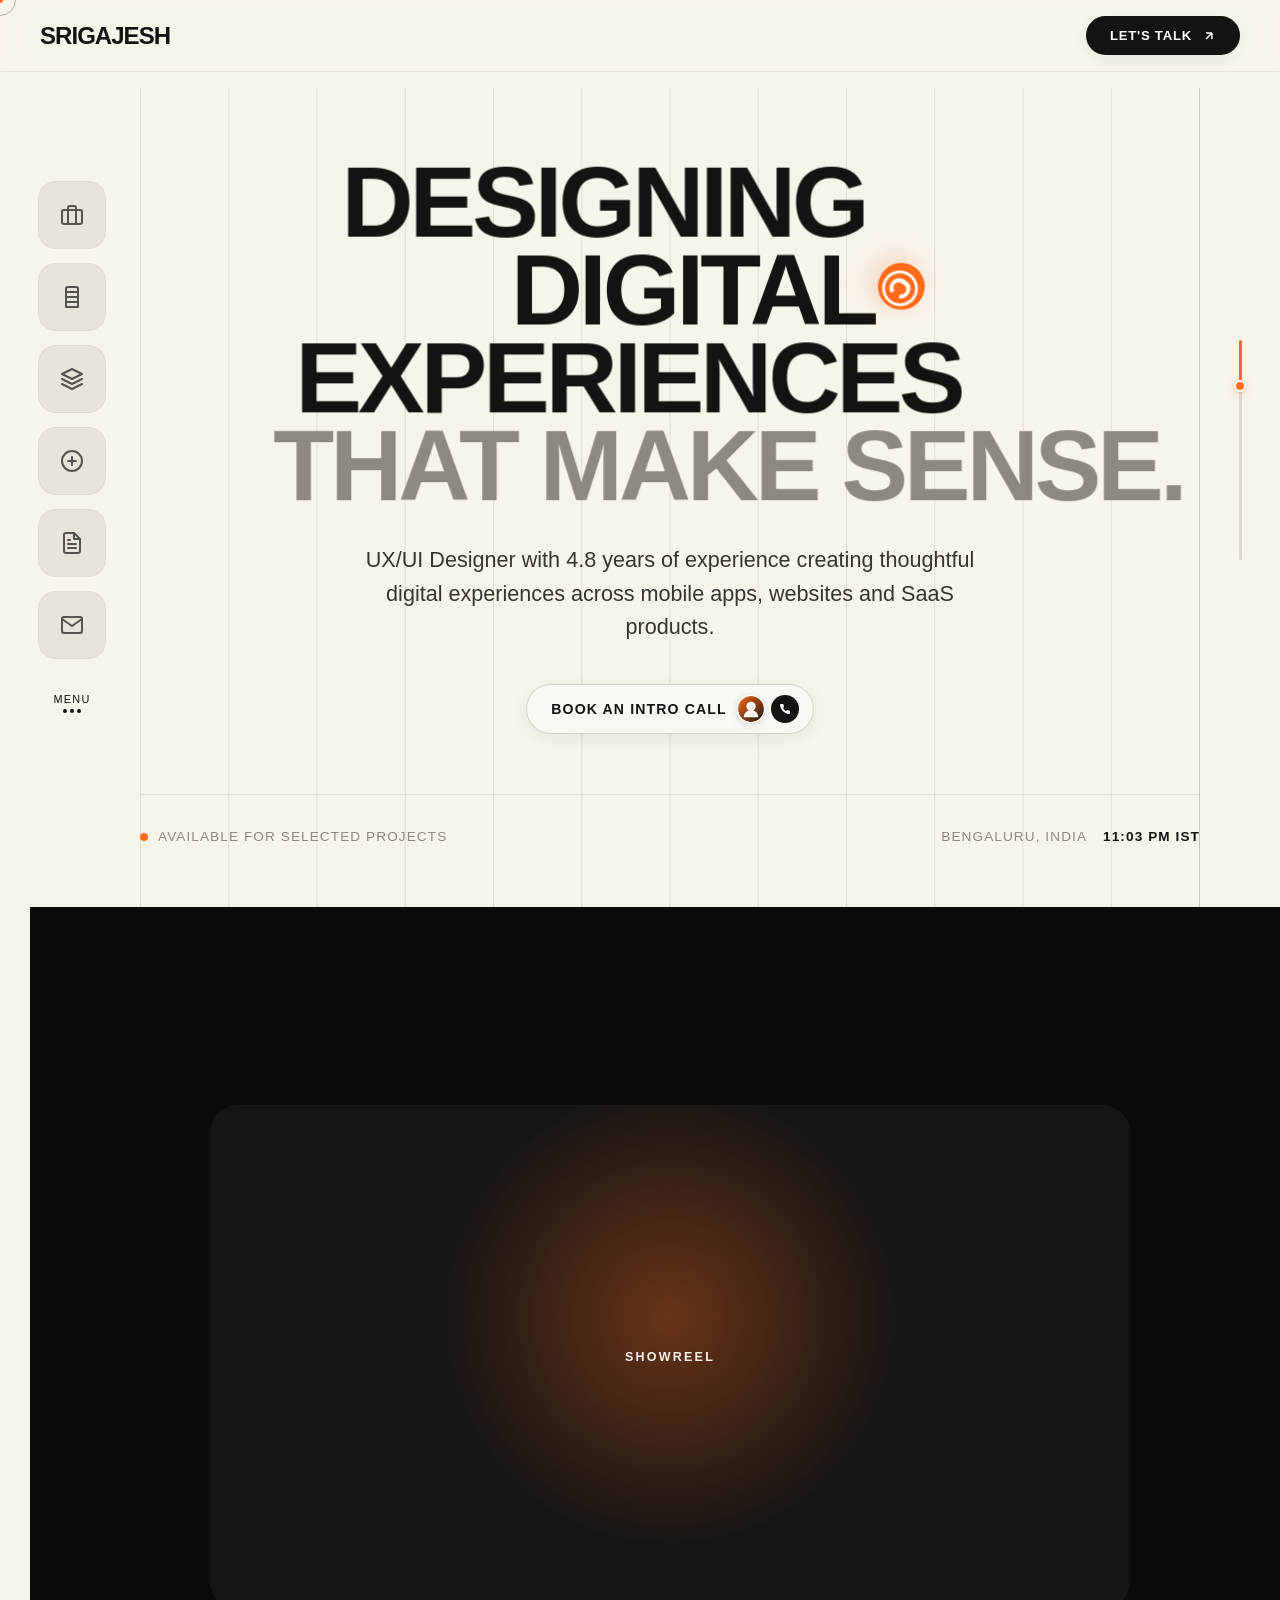
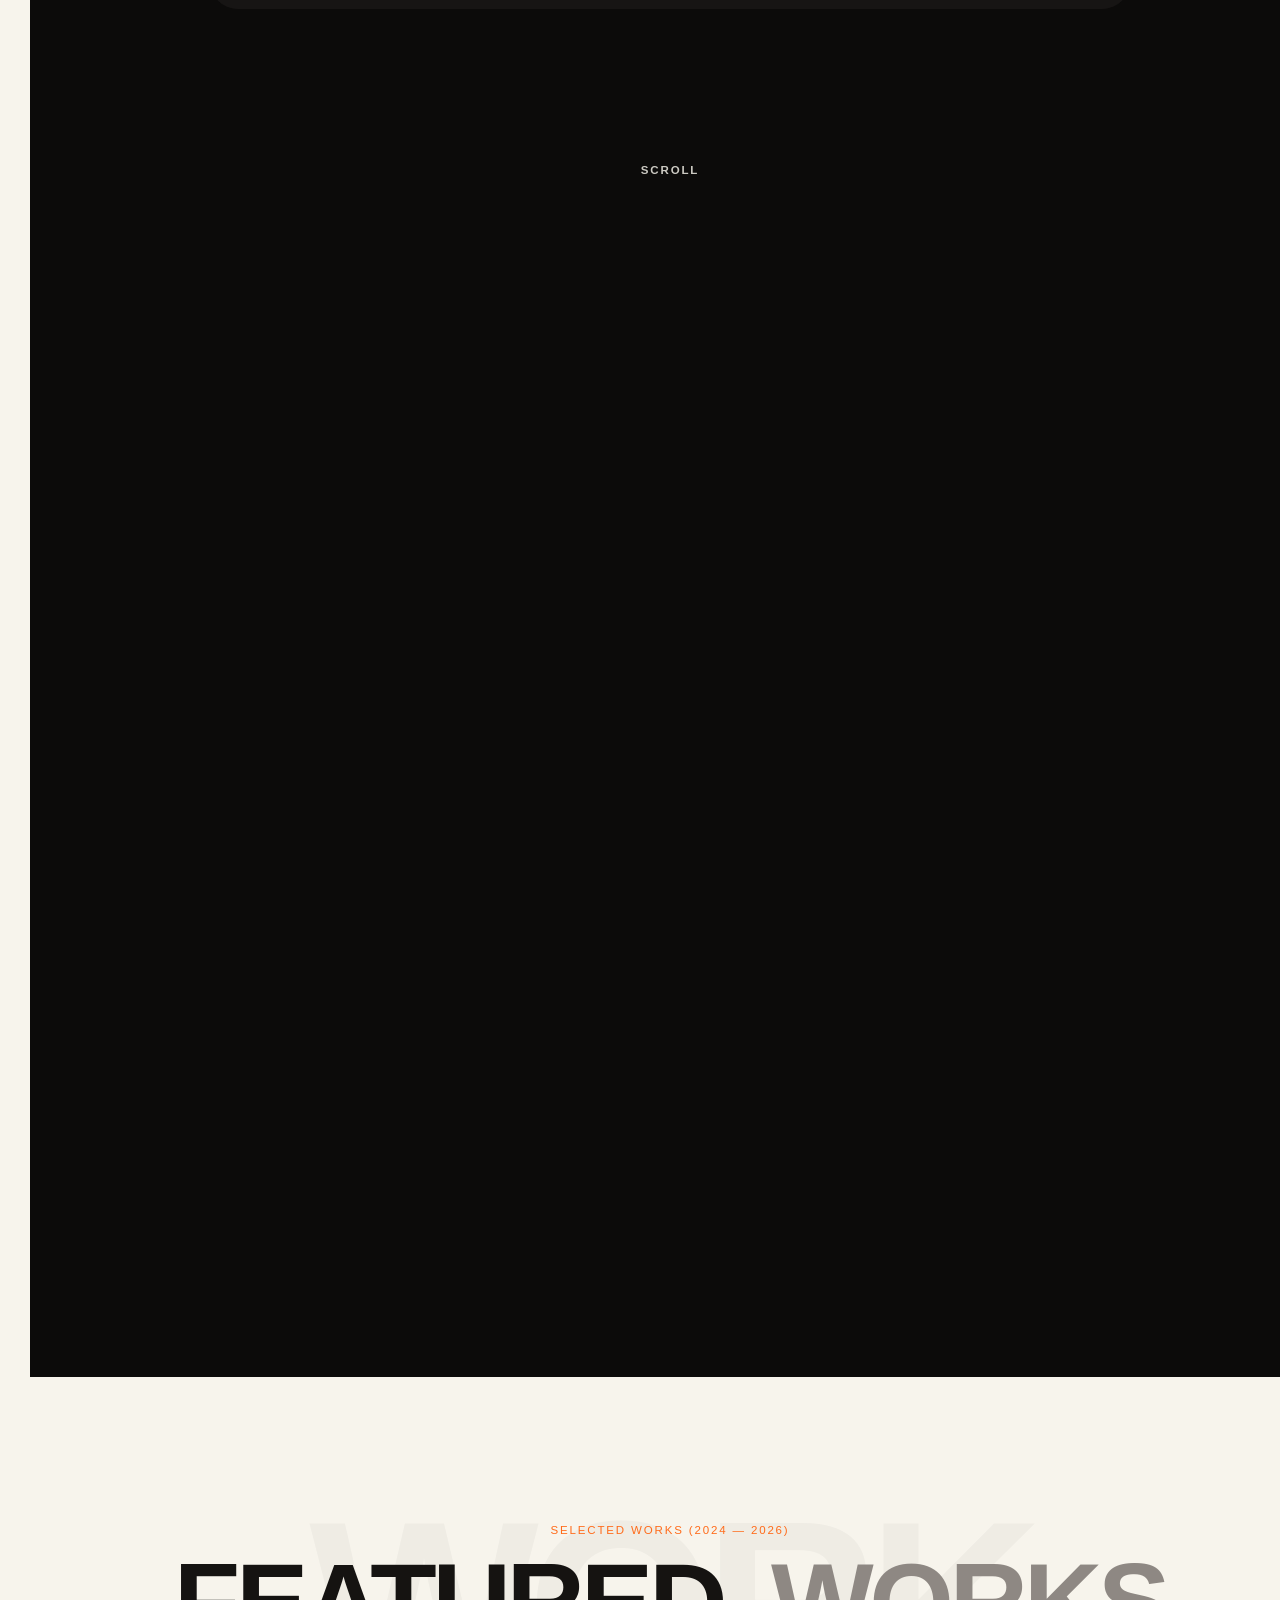
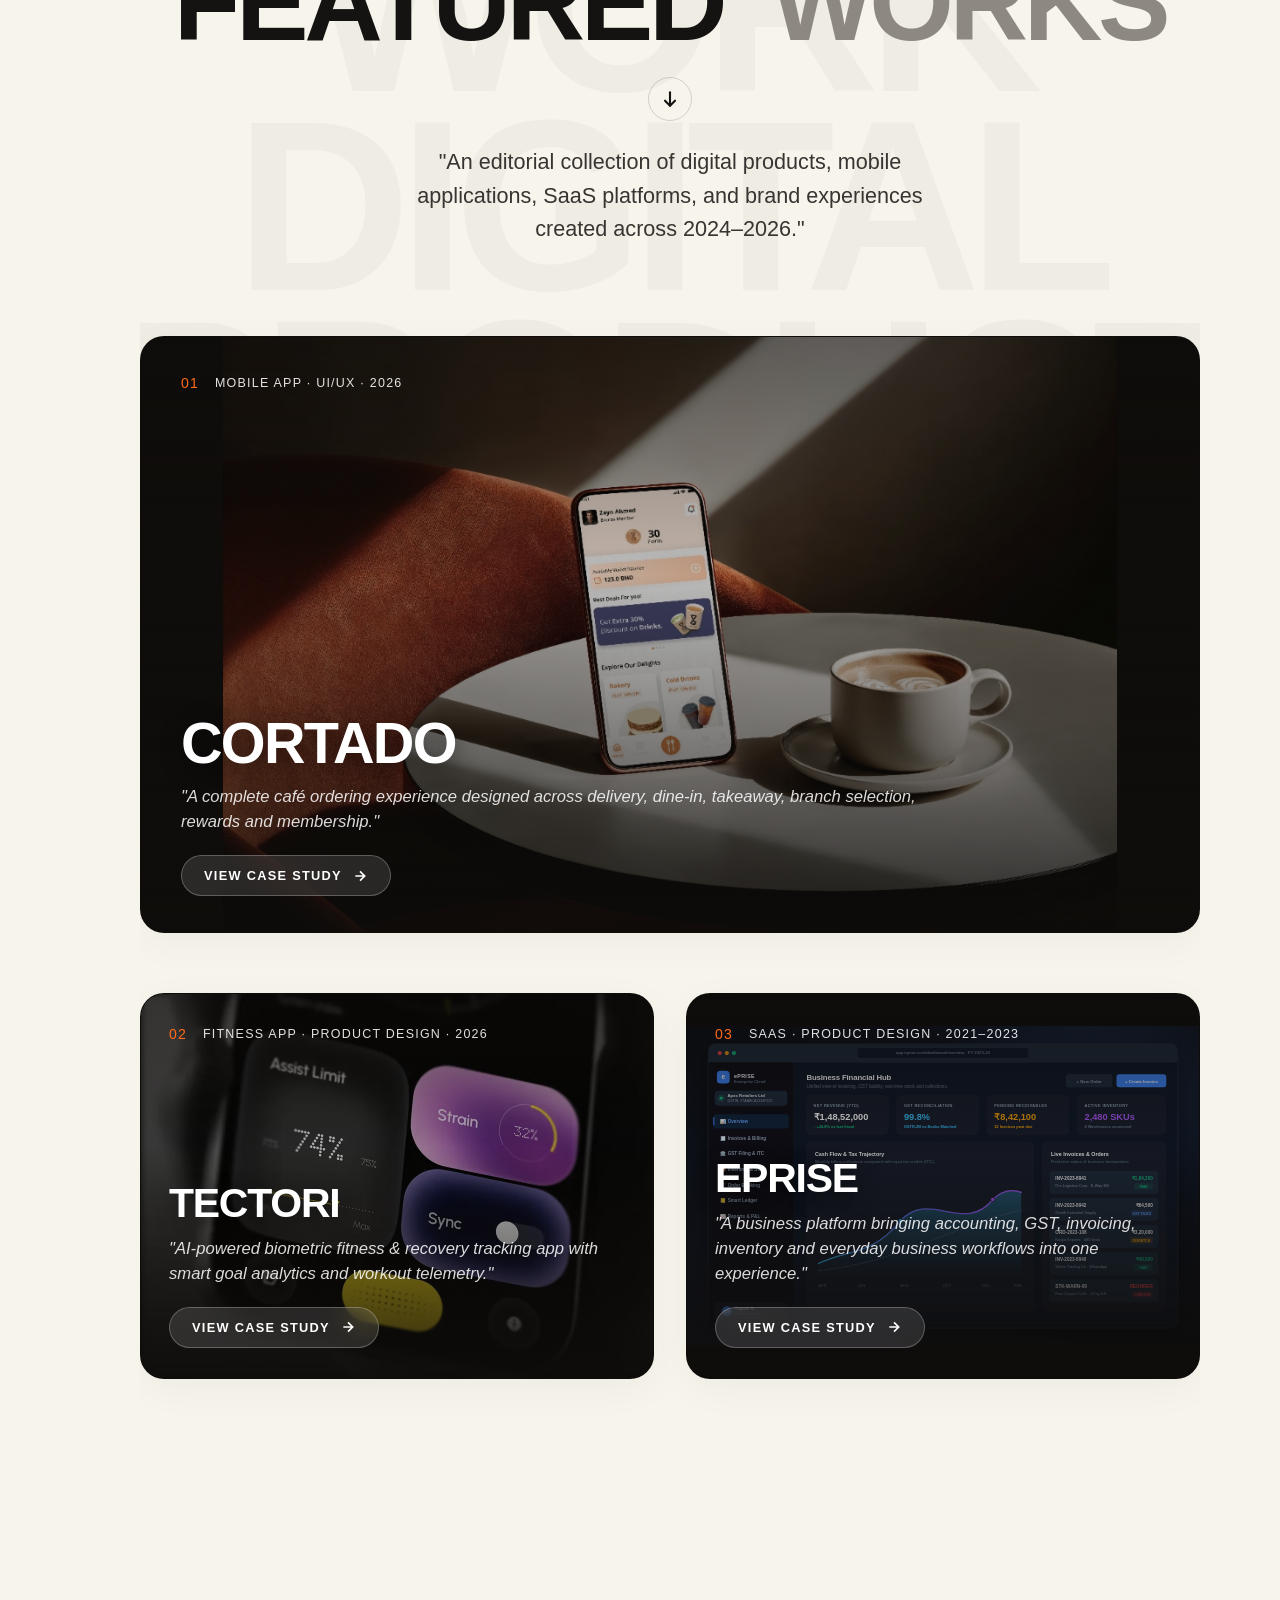
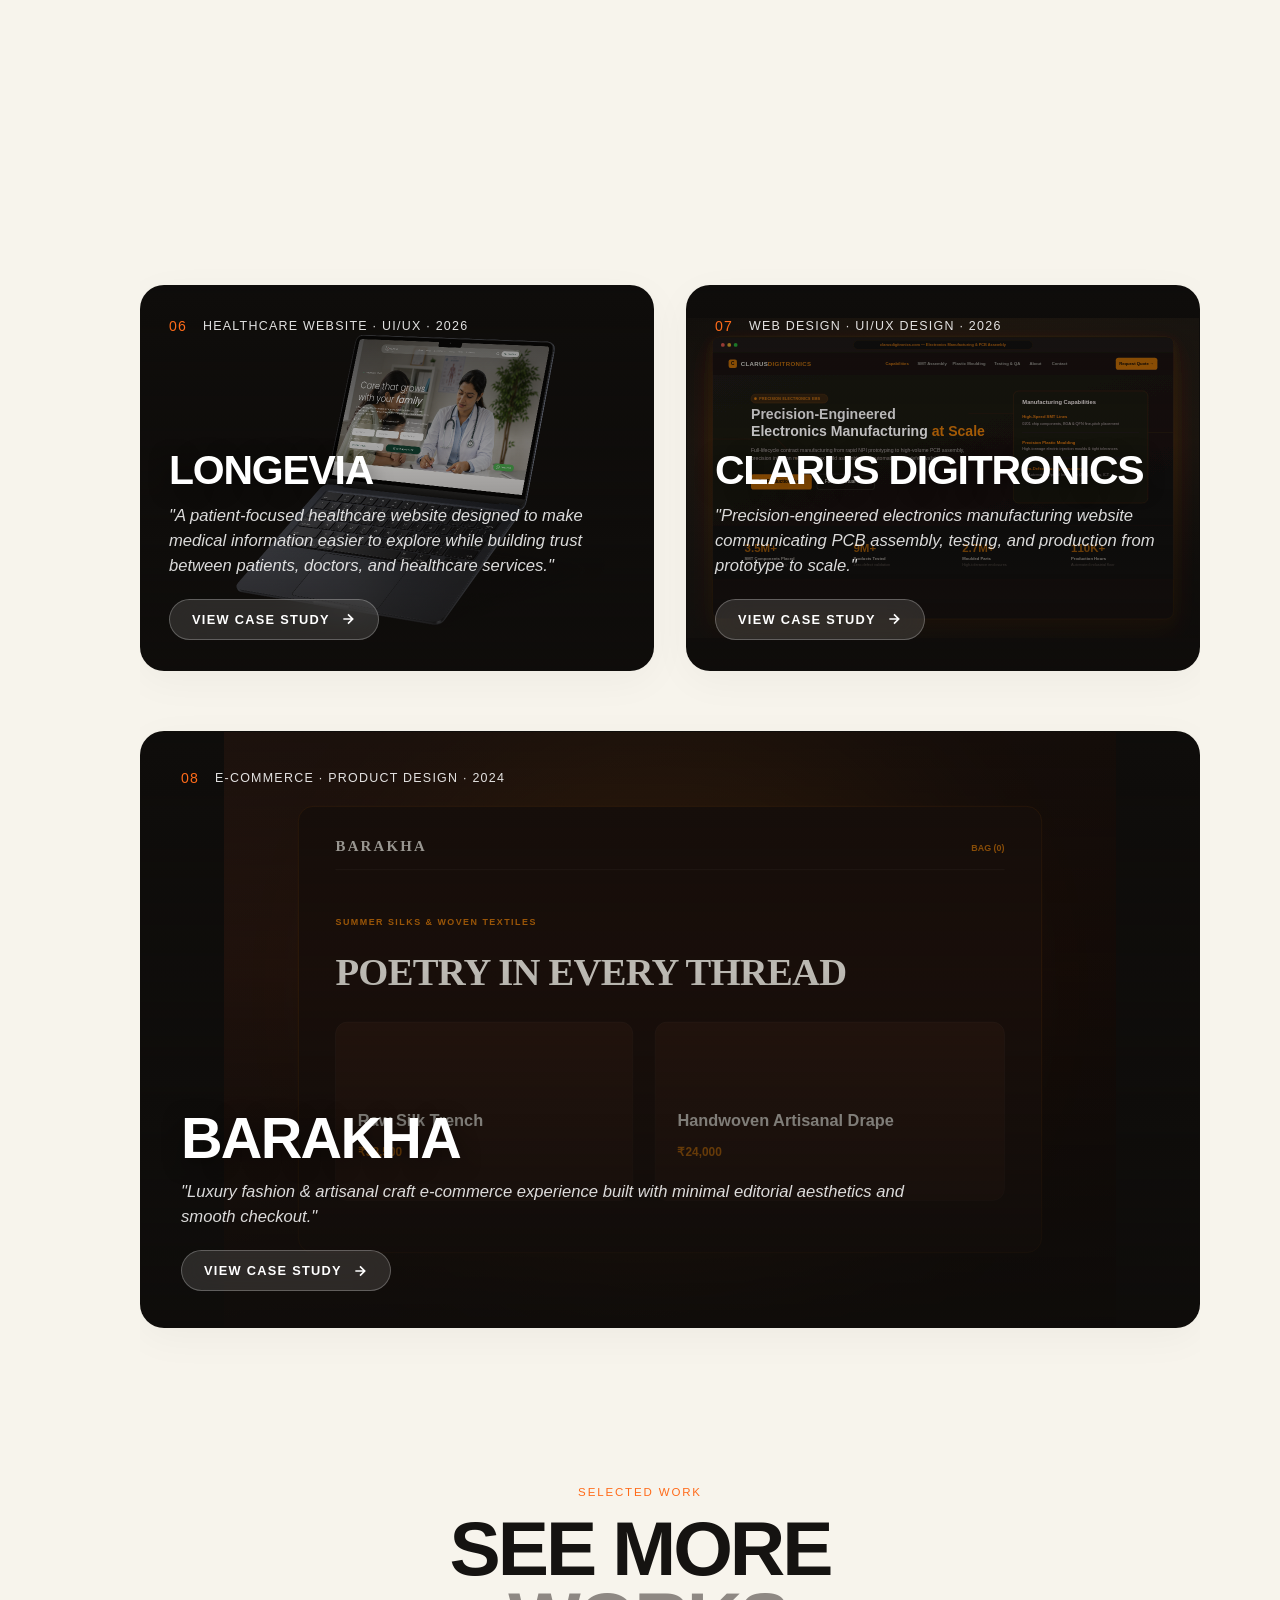
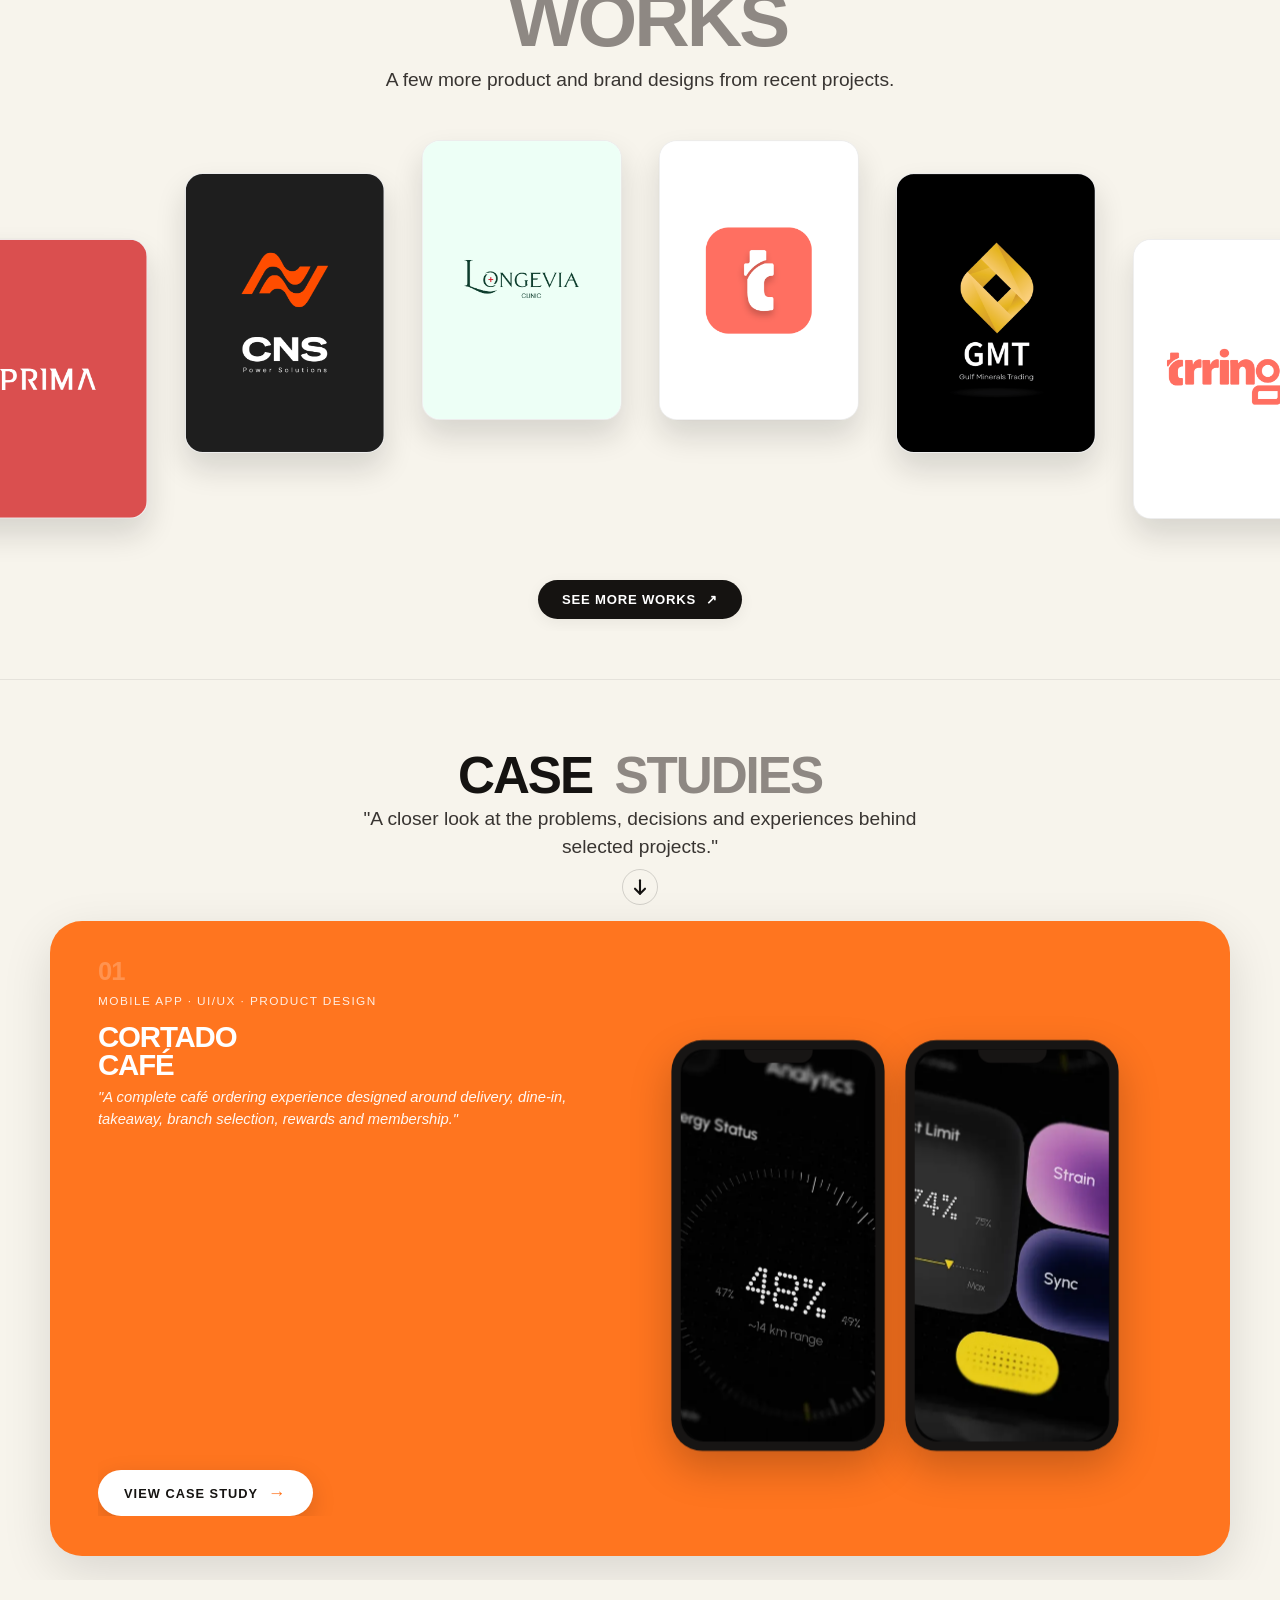
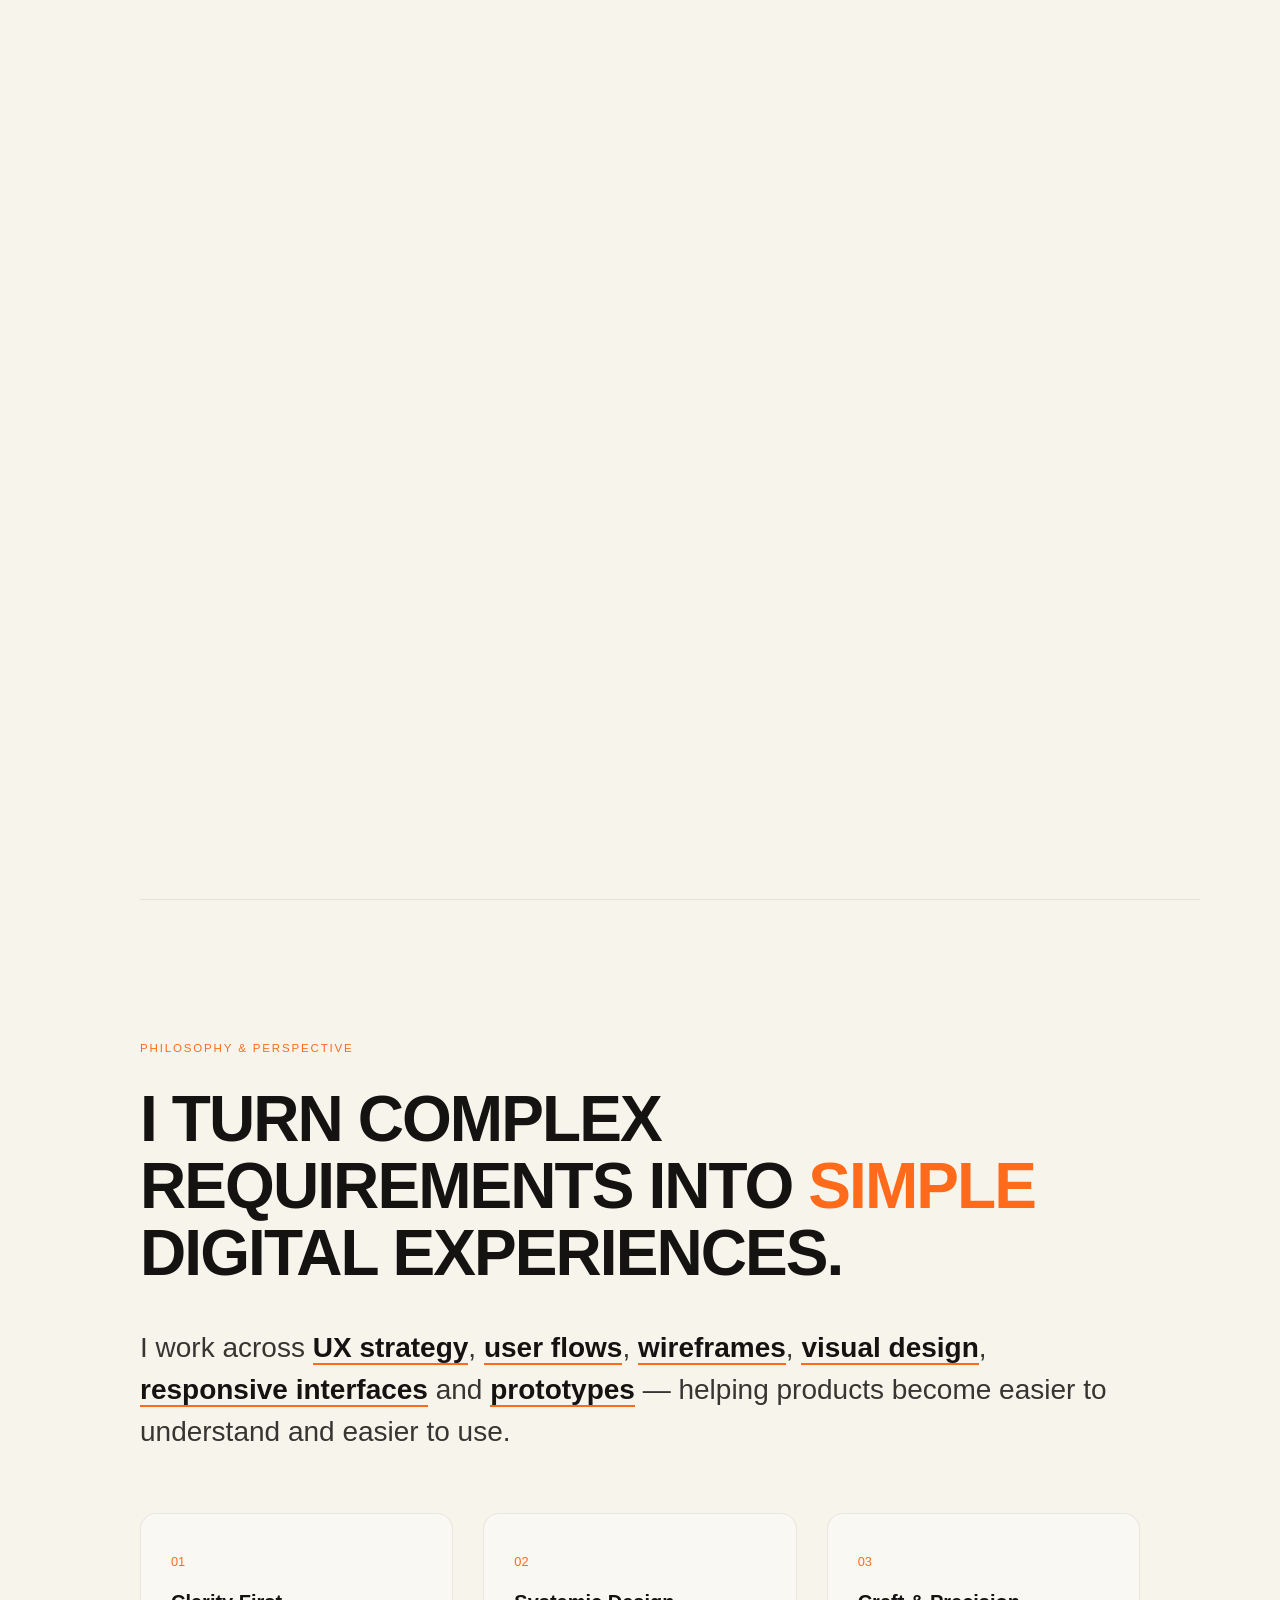
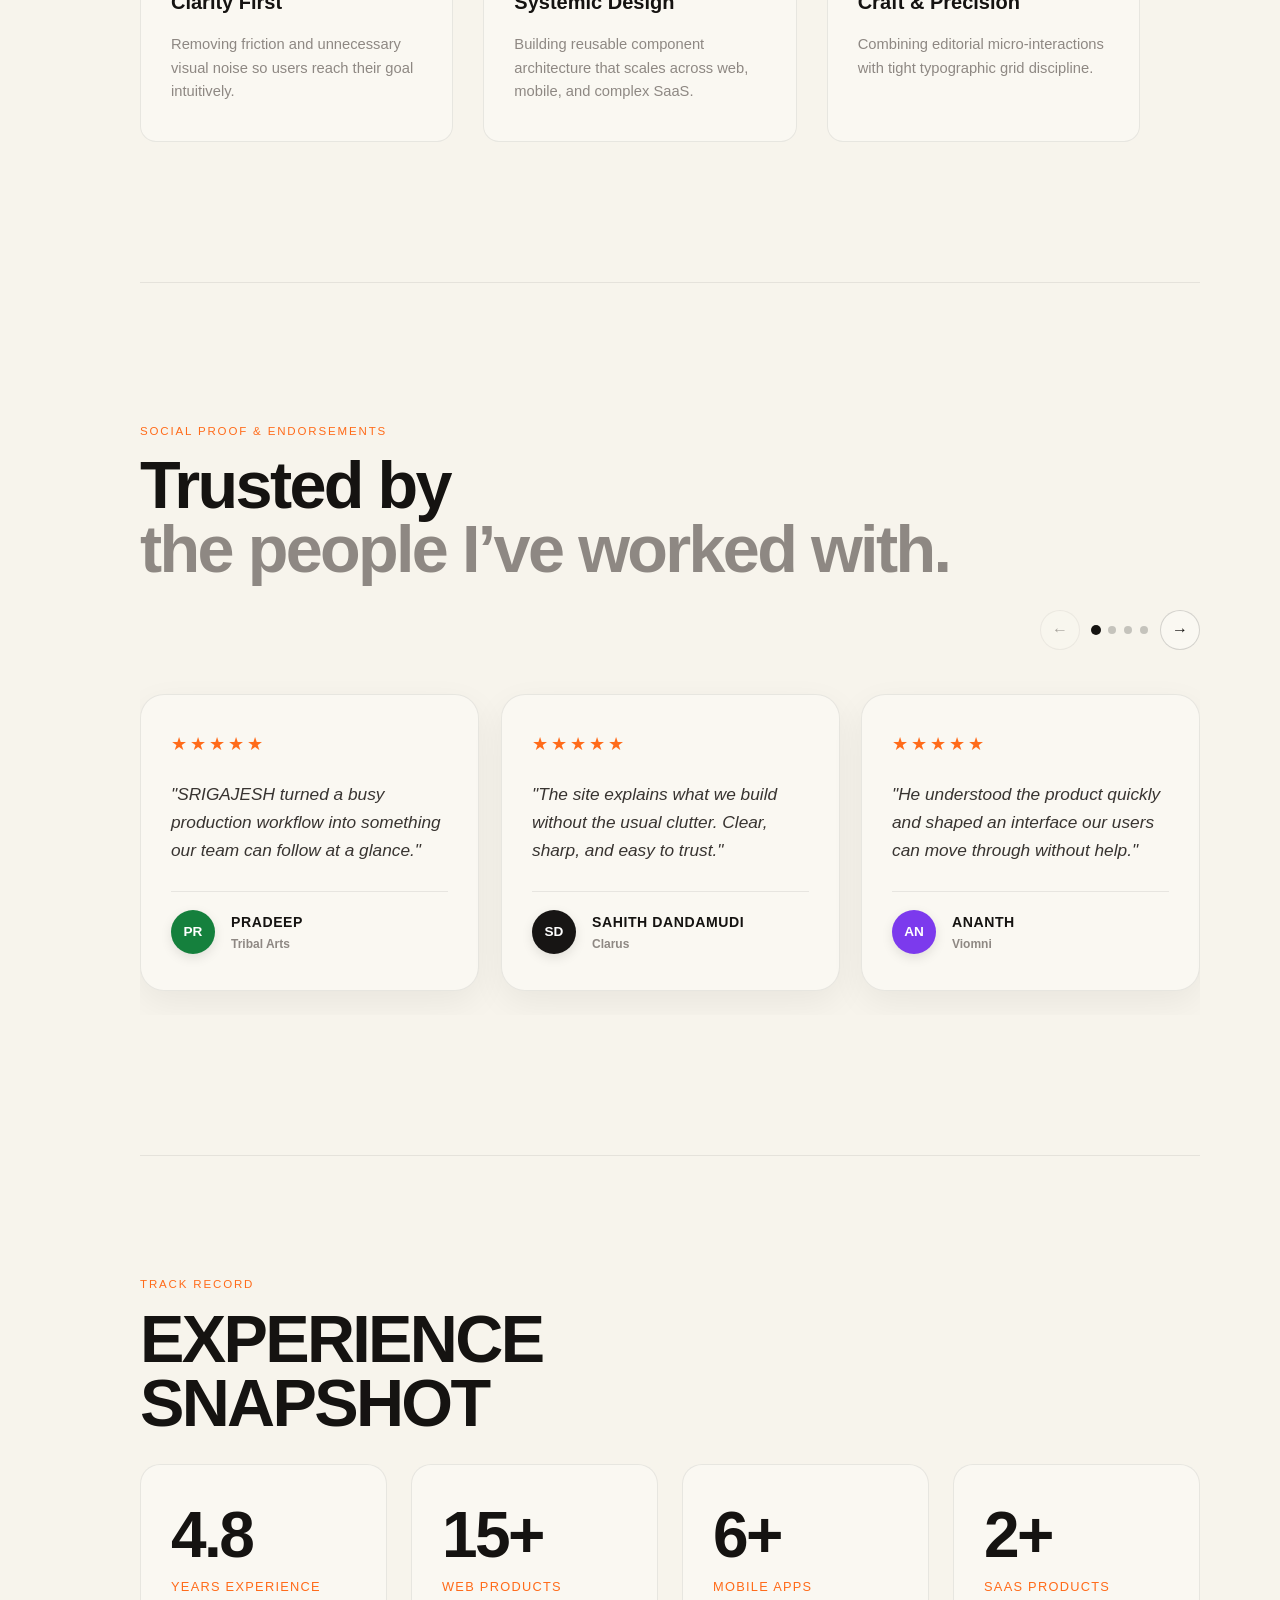
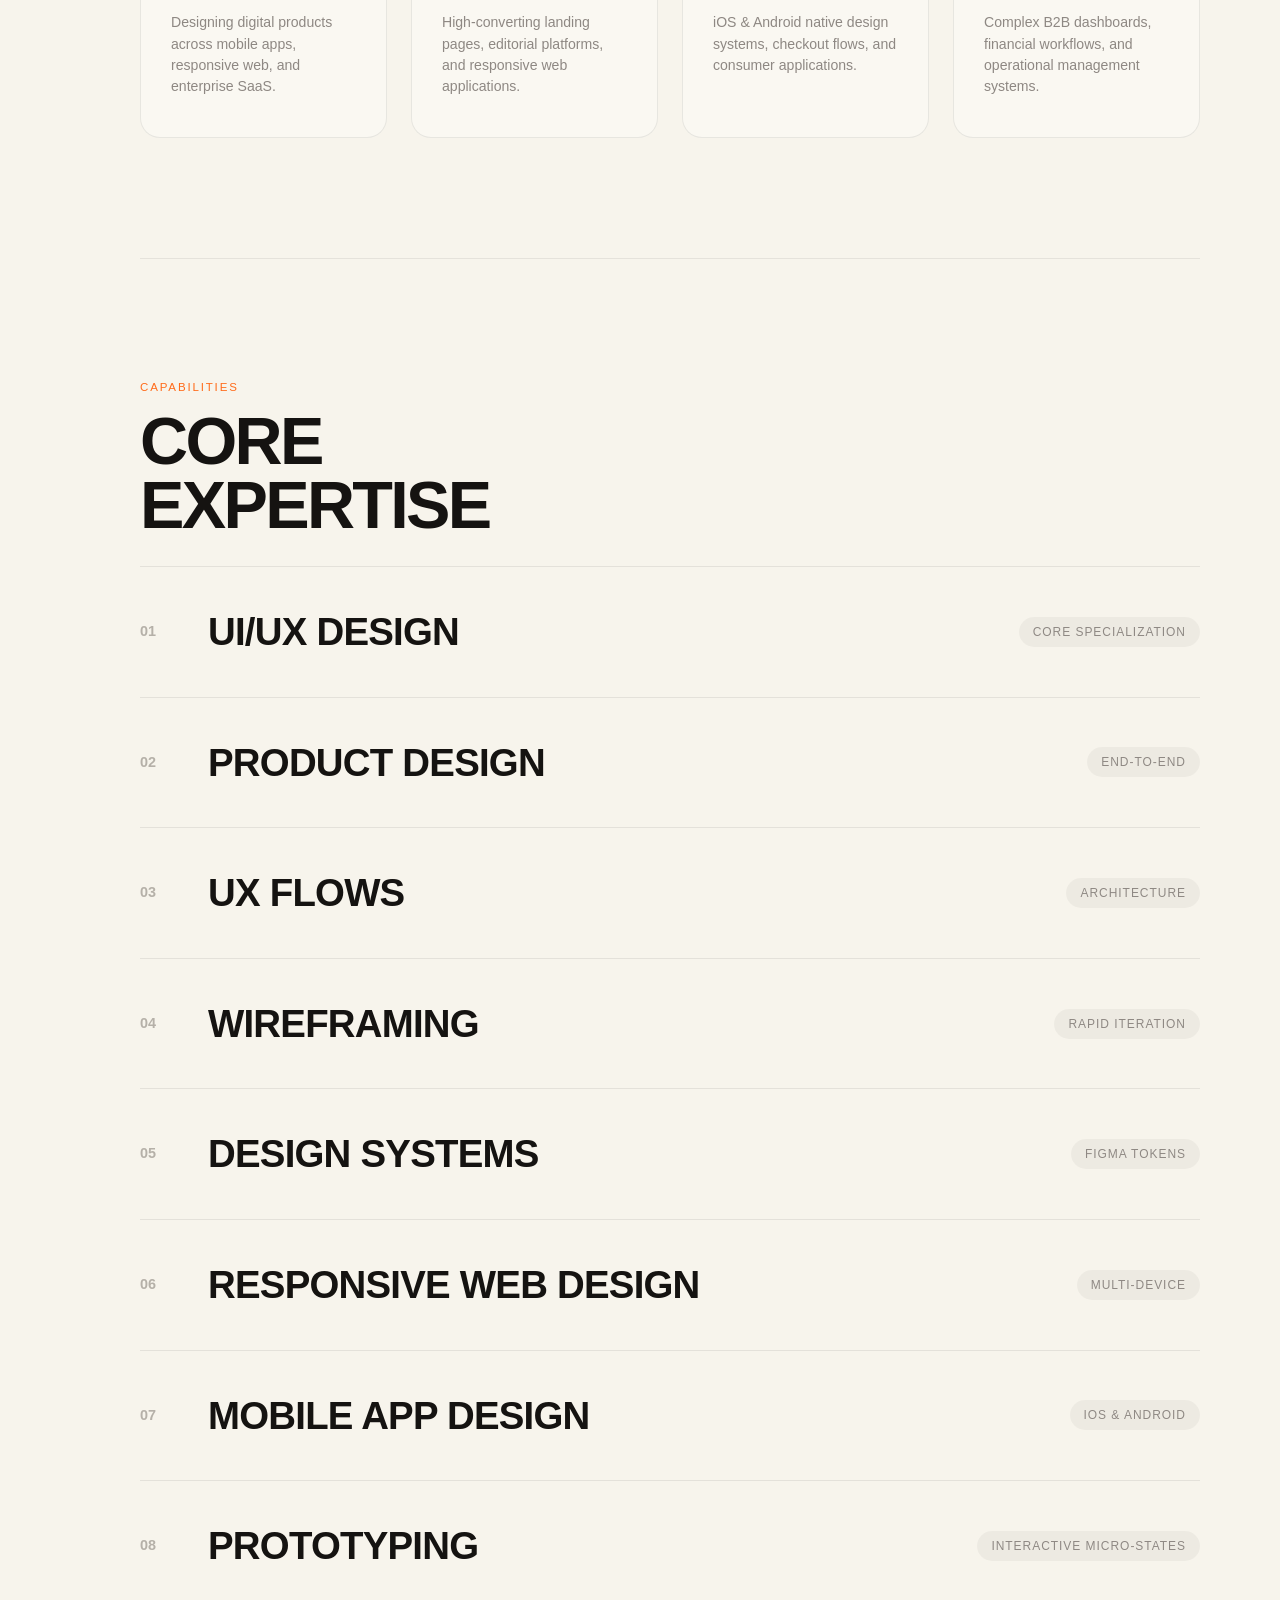
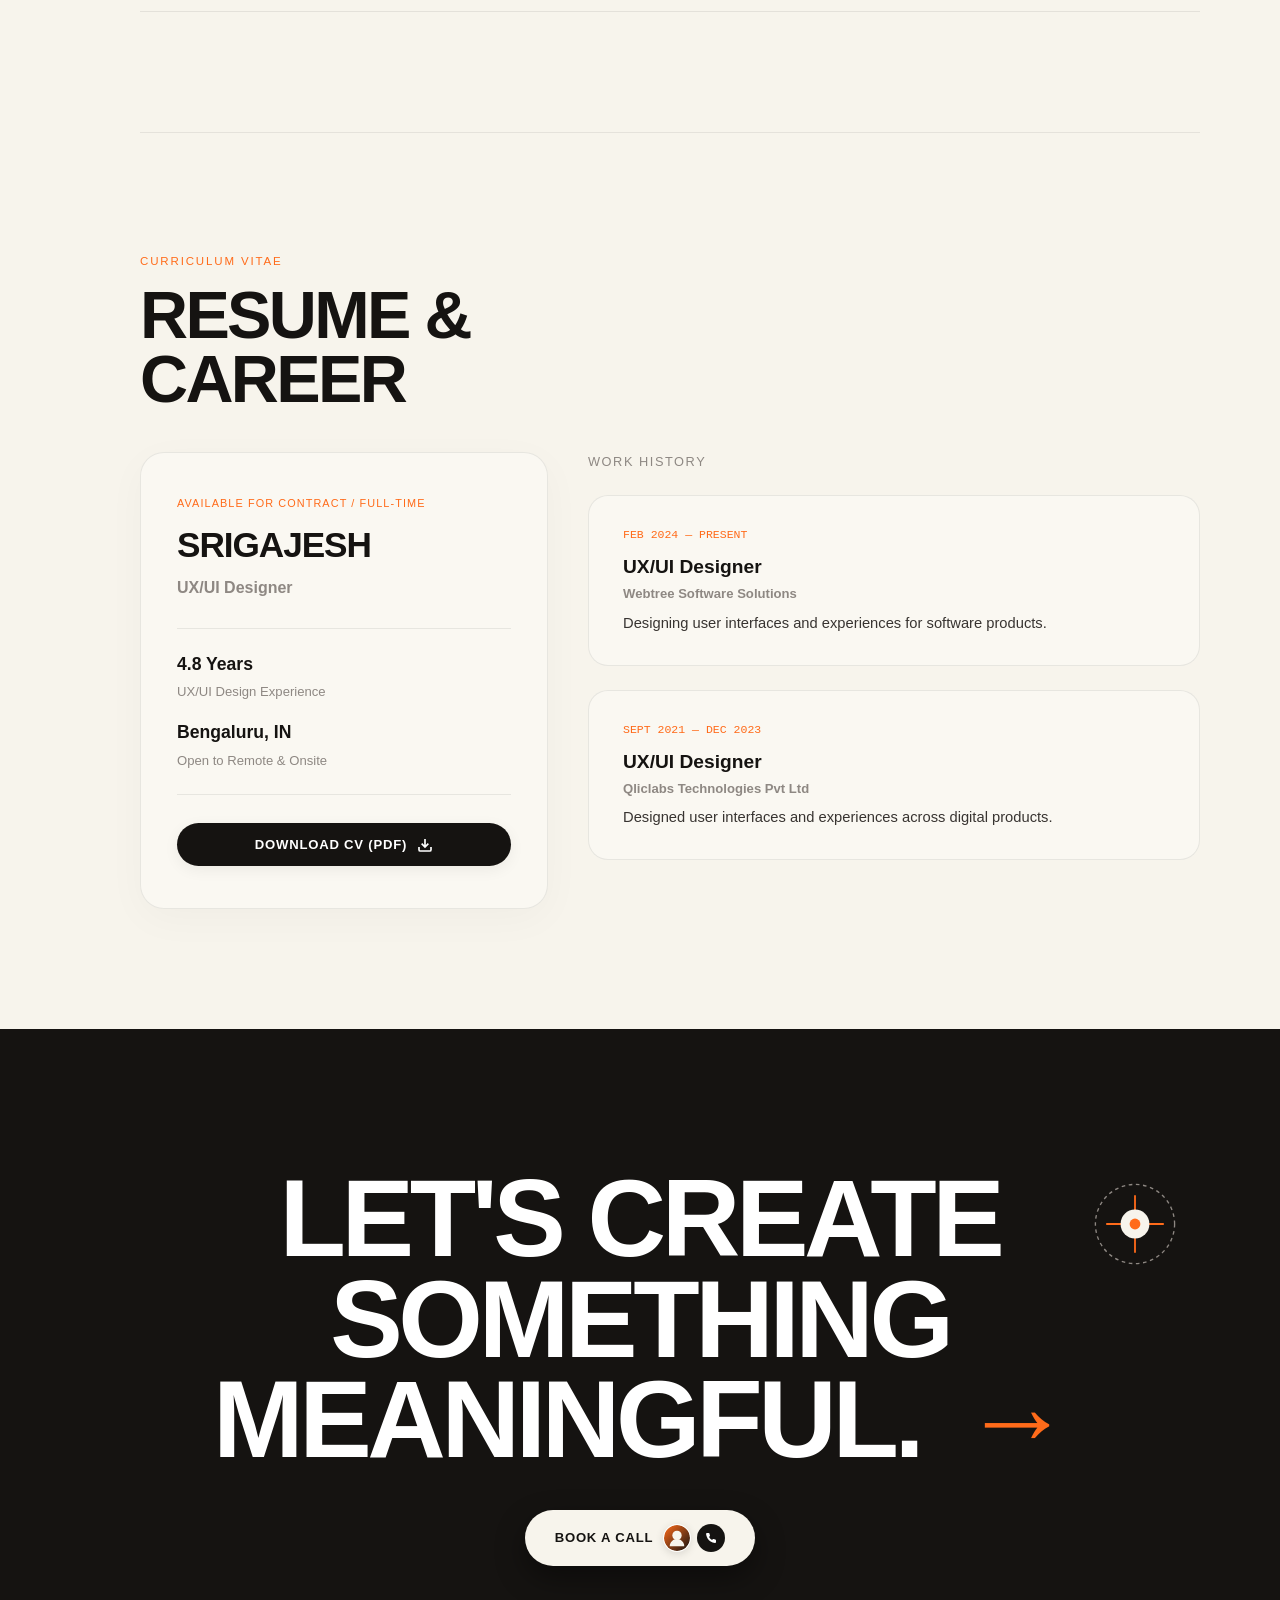
<file: index.html>
<!DOCTYPE html>
<html lang="en">
<head>
  <meta charset="UTF-8">
  <meta name="viewport" content="width=device-width, initial-scale=1.0">
  <title>SRIGAJESH — UI/UX Designer & Product Strategist</title>
  <meta name="description" content="Portfolio of SRIGAJESH, a UI/UX Designer creating thoughtful digital experiences across mobile apps, websites, and SaaS products.">
  
  <!-- Font Preconnect & Embed -->
  <link rel="preconnect" href="https://fonts.googleapis.com">
  <link rel="preconnect" href="https://fonts.gstatic.com" crossorigin>
  <link href="https://fonts.googleapis.com/css2?family=Space+Grotesk:wght@400;500;600;700&family=Syne:wght@700;800&display=swap" rel="stylesheet">
  
  <link rel="stylesheet" href="styles.css?v=6.1">
</head>
<body>

  <!-- Custom Cursor Dot & Ring -->
  <div class="cursor-dot" id="cursor-dot"></div>
  <div class="cursor-ring" id="cursor-ring"></div>

  <!-- FIXED TOP HEADER -->
  <header class="site-header" id="site-header">
    <div class="header-container">
      <a href="#" class="brand-logo" aria-label="SRIGAJESH Portfolio Home">
        SRIGAJESH
      </a>
      
      <div class="header-right">
        <button class="cta-talk-btn" id="open-contact-btn" aria-label="Open contact form">
          <span>LET'S TALK</span>
          <svg class="btn-arrow" width="14" height="14" viewBox="0 0 24 24" fill="none" stroke="currentColor" stroke-width="2.5">
            <path d="M7 17L17 7M17 7H7M17 7V17"/>
          </svg>
        </button>

        <!-- Mobile Hamburger Toggle -->
        <button class="mobile-menu-toggle" id="mobile-menu-toggle" aria-label="Toggle navigation menu">
          <span class="bar"></span>
          <span class="bar"></span>
        </button>
      </div>
    </div>
  </header>

  <!-- FIXED LEFT NAVIGATION RAIL (Desktop — 6 Large Rounded Squares 68px) -->
  <aside class="nav-rail" id="nav-rail" aria-label="Primary vertical navigation rail">
    <div class="rail-items">
      
      <!-- 01 WORK -->
      <a href="#work" class="rail-btn active" data-tooltip="01 — WORK" aria-label="01 — WORK">
        <svg width="24" height="24" viewBox="0 0 24 24" fill="none" stroke="currentColor" stroke-width="2" stroke-linecap="round" stroke-linejoin="round">
          <rect x="2" y="7" width="20" height="14" rx="2" ry="2"></rect>
          <path d="M16 21V5a2 2 0 0 0-2-2h-4a2 2 0 0 0-2 2v16"></path>
        </svg>
        <span class="rail-label">01 — WORK</span>
      </a>

      <!-- 02 ABOUT -->
      <a href="#about" class="rail-btn" data-tooltip="02 — ABOUT" aria-label="02 — ABOUT">
        <svg width="24" height="24" viewBox="0 0 24 24" fill="none" stroke="currentColor" stroke-width="2" stroke-linecap="round" stroke-linejoin="round">
          <path d="M6 22V4a2 2 0 0 1 2-2h8a2 2 0 0 1 2 2v18Z"></path>
          <path d="M6 12h12"></path>
          <path d="M6 7h12"></path>
          <path d="M6 17h12"></path>
        </svg>
        <span class="rail-label">02 — ABOUT</span>
      </a>

      <!-- 03 EXPERIENCE -->
      <a href="#experience" class="rail-btn" data-tooltip="03 — EXPERIENCE" aria-label="03 — EXPERIENCE">
        <svg width="24" height="24" viewBox="0 0 24 24" fill="none" stroke="currentColor" stroke-width="2" stroke-linecap="round" stroke-linejoin="round">
          <polygon points="12 2 2 7 12 12 22 7 12 2"></polygon>
          <polyline points="2 17 12 22 22 17"></polyline>
          <polyline points="2 12 12 17 22 12"></polyline>
        </svg>
        <span class="rail-label">03 — EXPERIENCE</span>
      </a>

      <!-- 04 EXPERTISE -->
      <a href="#expertise" class="rail-btn" data-tooltip="04 — EXPERTISE" aria-label="04 — EXPERTISE">
        <svg width="24" height="24" viewBox="0 0 24 24" fill="none" stroke="currentColor" stroke-width="2" stroke-linecap="round" stroke-linejoin="round">
          <circle cx="12" cy="12" r="10"></circle>
          <path d="M12 8v8M8 12h8"></path>
        </svg>
        <span class="rail-label">04 — EXPERTISE</span>
      </a>

      <!-- 05 RESUME -->
      <a href="#resume" class="rail-btn" data-tooltip="05 — RESUME" aria-label="05 — RESUME">
        <svg width="24" height="24" viewBox="0 0 24 24" fill="none" stroke="currentColor" stroke-width="2" stroke-linecap="round" stroke-linejoin="round">
          <path d="M14 2H6a2 2 0 0 0-2 2v16a2 2 0 0 0 2 2h12a2 2 0 0 0 2-2V8z"></path>
          <polyline points="14 2 14 8 20 8"></polyline>
          <line x1="16" y1="13" x2="8" y2="13"></line>
          <line x1="16" y1="17" x2="8" y2="17"></line>
          <polyline points="10 9 9 9 8 9"></polyline>
        </svg>
        <span class="rail-label">05 — RESUME</span>
      </a>

      <!-- 06 CONTACT -->
      <a href="#contact" class="rail-btn" data-tooltip="06 — CONTACT" aria-label="06 — CONTACT">
        <svg width="24" height="24" viewBox="0 0 24 24" fill="none" stroke="currentColor" stroke-width="2" stroke-linecap="round" stroke-linejoin="round">
          <path d="M4 4h16c1.1 0 2 .9 2 2v12c0 1.1-.9 2-2 2H4c-1.1 0-2-.9-2-2V6c0-1.1.9-2 2-2z"></path>
          <polyline points="22,6 12,13 2,6"></polyline>
        </svg>
        <span class="rail-label">06 — CONTACT</span>
      </a>

    </div>

    <!-- Bottom Menu Trigger -->
    <button class="rail-bottom-btn" id="rail-menu-trigger" aria-label="Toggle Menu Drawer">
      <span class="rail-menu-text">MENU</span>
      <div class="three-dots">
        <span></span><span></span><span></span>
      </div>
    </button>
  </aside>

  <!-- SIDE DRAWER OVERLAY PANEL -->
  <div class="side-drawer-panel" id="side-drawer-panel" aria-hidden="true">
    <div class="drawer-backdrop" id="drawer-backdrop"></div>
    <div class="drawer-content">
      <button class="drawer-close" id="drawer-close" aria-label="Close drawer">×</button>
      
      <div class="drawer-section-header">
        <span class="d-tag">PORTFOLIO INDEX</span>
        <h3>NAVIGATION MENU</h3>
      </div>

      <div class="drawer-menu-list">
        <a href="#work" class="drawer-item"><span class="d-num">01</span> FEATURED WORK</a>
        <a href="#see-more-work" class="drawer-item"><span class="d-num">02</span> SEE MORE WORK</a>
        <a href="#case-studies" class="drawer-item"><span class="d-num">03</span> STACKED CASE STUDIES</a>
        <a href="#about" class="drawer-item"><span class="d-num">04</span> ABOUT & PHILOSOPHY</a>
        <a href="#testimonials" class="drawer-item"><span class="d-num">05</span> TESTIMONIALS</a>
        <a href="#resume" class="drawer-item"><span class="d-num">06</span> RESUME & CAREER</a>
        <a href="#contact" class="drawer-item"><span class="d-num">07</span> CONTACT & START A PROJECT</a>
      </div>

      <div class="drawer-testimonial-box">
        <span class="d-sub">WHAT CLIENTS SAY</span>
        <p>"SRIGAJESH has a rare talent for taking chaotic SaaS requirements and distilling them into friction-free, beautiful interfaces."</p>
        <span class="d-author">— VP of Product, Enterprise Tech</span>
      </div>

      <div class="drawer-footer-actions">
        <button class="cta-talk-btn full-width" id="drawer-talk-btn">LET'S TALK →</button>
      </div>
    </div>
  </div>

  <!-- MOBILE OVERLAY NAVIGATION -->
  <div class="mobile-nav-overlay" id="mobile-nav-overlay">
    <div class="mobile-nav-content">
      <nav class="mobile-nav-links">
        <a href="#work" class="mobile-link">01. FEATURED WORK</a>
        <a href="#see-more-work" class="mobile-link">02. SEE MORE WORK</a>
        <a href="#case-studies" class="mobile-link">03. CASE STUDIES</a>
        <a href="#about" class="mobile-link">04. ABOUT</a>
        <a href="#testimonials" class="mobile-link">05. TESTIMONIALS</a>
        <a href="#resume" class="mobile-link">06. RESUME</a>
        <a href="#contact" class="mobile-link">07. CONTACT</a>
      </nav>
      <div class="mobile-nav-footer">
        <p>BENGALURU, INDIA</p>
        <button class="cta-talk-btn full-width" id="mobile-talk-btn">LET'S TALK →</button>
      </div>
    </div>
  </div>

  <!-- SCROLL PROGRESS INDICATOR (Right Rail) -->
  <div class="scroll-rail" id="scroll-rail" aria-label="Scroll progress bar">
    <div class="scroll-line">
      <div class="scroll-progress-fill" id="scroll-progress-fill"></div>
      <div class="scroll-progress-dot" id="scroll-progress-dot"></div>
    </div>
  </div>

  <!-- MAIN CONTENT CONTAINER -->
  <main class="content-wrapper">

    <!-- HERO SECTION (Cream #F7F4EC) -->
    <section class="hero-section" id="hero">
      <div class="hero-container">
        
        <h1 class="hero-headline">
          <span class="headline-line">DESIGNING</span>
          <span class="headline-line">
            DIGITAL 
            <span class="orange-accent-badge" title="SRIGAJESH Design Signature">
              <span class="badge-inner">©</span>
            </span>
          </span>
          <span class="headline-line">EXPERIENCES</span>
          <span class="headline-line muted-headline">THAT MAKE SENSE.</span>
        </h1>

        <div class="hero-intro-wrapper">
          <p class="hero-intro-text">
            UX/UI Designer with 4.8 years of experience creating thoughtful digital experiences across mobile apps, websites and SaaS products.
          </p>
        </div>

        <div class="hero-cta-wrapper">
          <button class="primary-hero-cta" id="hero-book-call-btn" aria-label="Book an intro call">
            <span class="cta-text">BOOK AN INTRO CALL</span>
            <span class="avatar-phone-duo">
              <span class="hero-avatar-circle" title="SRIGAJESH">
                <img src="data:image/svg+xml,%3Csvg xmlns='http://www.w3.org/2000/svg' viewBox='0 0 100 100'%3E%3Cdefs%3E%3ClinearGradient id='g' x1='0%25' y1='0%25' x2='100%25' y2='100%25'%3E%3Cstop offset='0%25' stop-color='%23FF6B1A'/%3E%3Cstop offset='100%25' stop-color='%23151311'/%3E%3C/linearGradient%3E%3C/defs%3E%3Ccircle cx='50' cy='50' r='50' fill='url(%23g)'/%3E%3Ccircle cx='50' cy='40' r='18' fill='%23F7F4EC'/%3E%3Cpath d='M22 82c0-15.5 12.5-28 28-28s28 12.5 28 28' fill='%23F7F4EC'/%3E%3C/svg%3E" alt="SRIGAJESH Profile" class="hero-avatar-img">
              </span>
              <span class="phone-icon-circle">
                <svg width="12" height="12" viewBox="0 0 24 24" fill="currentColor">
                  <path d="M22 16.92v3a2 2 0 0 1-2.18 2 19.79 19.79 0 0 1-8.63-3.07 19.5 19.5 0 0 1-6-6 19.79 19.79 0 0 1-3.07-8.67A2 2 0 0 1 4.11 2h3a2 2 0 0 1 2 1.72 12.84 12.84 0 0 0 .7 2.81 2 2 0 0 1-.45 2.11L8.09 9.91a16 16 0 0 0 6 6l1.27-1.27a2 2 0 0 1 2.11-.45 12.84 12.84 0 0 0 2.81.7A2 2 0 0 1 22 16.92z"/>
                </svg>
              </span>
            </span>
          </button>
        </div>

        <div class="hero-footer-detail">
          <div class="detail-item">
            <span class="detail-badge-dot"></span>
            <span class="detail-label">AVAILABLE FOR SELECTED PROJECTS</span>
          </div>
          <div class="detail-item text-right">
            <span class="detail-label">BENGALURU, INDIA</span>
            <span class="detail-time" id="live-time">07:35 AM IST</span>
          </div>
        </div>

      </div>
    </section>

  <!-- Showreel: grows to the full screen while scrolling, then Featured Works follows -->
  <section class="showreel-section" id="showreel" aria-label="Showreel">
    <div class="showreel-sticky">
      <div class="showreel-frame">
        <video class="showreel-video" autoplay muted loop playsinline preload="metadata">
          <source src="videos/showreel.mp4" type="video/mp4">
        </video>
        <div class="showreel-fallback" aria-hidden="true">
          <span>SHOWREEL</span>
        </div>
      </div>
      <p class="showreel-caption">Scroll</p>
    </div>
  </section>

    <!-- SECTION 01 — EDITORIAL WORKS SECTION (Cream Background #F7F4EC) -->
    <section class="work-section" id="work">
      
      <!-- Subtle Oversized Background Watermark Text -->
      <div class="works-bg-watermark" aria-hidden="true">
        <span>WORK</span>
        <span>DIGITAL</span>
        <span>PRODUCT</span>
        <span>DESIGN</span>
      </div>

      <div class="works-container">
        
        <!-- Header -->
        <header class="featured-work-header">
          <div class="works-header-top">
            <span class="section-tag">SELECTED WORKS (2024 — 2026)</span>
          </div>
          <h2 class="featured-work-title">
            <span class="title-main">Featured</span>
            <span class="title-muted">Works</span>
          </h2>

          <div class="downward-arrow-box" aria-hidden="true">
            <svg width="20" height="20" viewBox="0 0 24 24" fill="none" stroke="currentColor" stroke-width="2.5" stroke-linecap="round" stroke-linejoin="round">
              <line x1="12" y1="4" x2="12" y2="20"></line>
              <polyline points="18 14 12 20 6 14"></polyline>
            </svg>
          </div>

          <p class="featured-work-intro">
            "An editorial collection of digital products, mobile applications, SaaS platforms, and brand experiences created across 2024–2026."
          </p>
        </header>

        <!-- WORKS GRID VIEW CONTAINER -->
        <div class="works-grid-view active" id="works-grid-view">
          <div class="projects-list">

            <!-- PROJECT 01: CORTADO -->
            <article class="project-article featured-hero-card" data-parallax="0.04" data-project="Cortado">
              <div class="project-visual-wrapper mobile-app-wrapper" onclick="window.location.href='cortado.html'" style="cursor: pointer;">
                <img src="images/cortado-hero.jpg" alt="CORTADO" class="project-full-bleed-img">
                <div class="project-gradient-overlay"></div>
                
                <div class="project-card-overlay">
                  <div class="overlay-top">
                    <div class="project-meta-top">
                      <span class="project-num">01</span>
                      <span class="project-category">Mobile App · UI/UX · 2026</span>
                    </div>
                  </div>

                  <div class="overlay-bottom">
                    <h3 class="project-title">CORTADO</h3>
                    <p class="project-desc">"A complete café ordering experience designed across delivery, dine-in, takeaway, branch selection, rewards and membership."</p>
                    <div class="project-footer">
                      <a href="cortado.html" class="project-link direct-case-study" onclick="event.stopPropagation(); window.location.href='cortado.html';" data-project="Cortado">
                        <span>VIEW CASE STUDY</span>
                        <svg width="16" height="16" viewBox="0 0 24 24" fill="none" stroke="currentColor" stroke-width="2.5"><path d="M5 12h14M12 5l7 7-7 7"/></svg>
                      </a>
                    </div>
                  </div>
                </div>
              </div>
            </article>

            <!-- PROJECT 02: TECTORI -->
            <article class="project-article featured-grid-card" data-parallax="0.04" data-project="Tectori">
              <div class="project-visual-wrapper fitness-app-wrapper">
                <img src="images/work-2.webp" alt="TECTORI" class="project-full-bleed-img">
                <div class="project-gradient-overlay"></div>

                <div class="project-card-overlay">
                  <div class="overlay-top">
                    <div class="project-meta-top">
                      <span class="project-num">02</span>
                      <span class="project-category">Fitness App · Product Design · 2026</span>
                    </div>
                  </div>

                  <div class="overlay-bottom">
                    <h3 class="project-title">TECTORI</h3>
                    <p class="project-desc">"AI-powered biometric fitness &amp; recovery tracking app with smart goal analytics and workout telemetry."</p>
                    <div class="project-footer">
                      <a href="#contact" class="project-link" data-project="Tectori">
                        <span>VIEW CASE STUDY</span>
                        <svg width="16" height="16" viewBox="0 0 24 24" fill="none" stroke="currentColor" stroke-width="2.5"><path d="M5 12h14M12 5l7 7-7 7"/></svg>
                      </a>
                    </div>
                  </div>
                </div>
              </div>
            </article>

            <!-- PROJECT 03: ePRISE -->
            <article class="project-article featured-grid-card" data-parallax="0.04" data-project="ePrise">
              <div class="project-visual-wrapper saas-dashboard-wrapper" onclick="window.location.href='eprise.html'" style="cursor: pointer;">
                <img src="images/eprise-hero.svg" alt="ePRISE" class="project-full-bleed-img">
                <div class="project-gradient-overlay"></div>

                <div class="project-card-overlay">
                  <div class="overlay-top">
                    <div class="project-meta-top">
                      <span class="project-num">03</span>
                      <span class="project-category">SaaS · Product Design · 2021–2023</span>
                    </div>
                  </div>

                  <div class="overlay-bottom">
                    <h3 class="project-title">ePRISE</h3>
                    <p class="project-desc">"A business platform bringing accounting, GST, invoicing, inventory and everyday business workflows into one experience."</p>
                    <div class="project-footer">
                      <a href="eprise.html" class="project-link direct-case-study" onclick="event.stopPropagation(); window.location.href='eprise.html';" data-project="ePrise">
                        <span>VIEW CASE STUDY</span>
                        <svg width="16" height="16" viewBox="0 0 24 24" fill="none" stroke="currentColor" stroke-width="2.5"><path d="M5 12h14M12 5l7 7-7 7"/></svg>
                      </a>
                    </div>
                  </div>
                </div>
              </div>
            </article>

            <!-- PROJECT 04: NAD REWARDS -->
            <article class="project-article featured-grid-card" data-parallax="0.04" data-project="NAD Rewards">
              <div class="project-visual-wrapper nad-rewards-wrapper">
                <img src="images/work-4.svg" alt="NAD REWARDS" class="project-full-bleed-img">
                <div class="project-gradient-overlay"></div>

                <div class="project-card-overlay">
                  <div class="overlay-top">
                    <div class="project-meta-top">
                      <span class="project-num">04</span>
                      <span class="project-category">Mobile App · UX · 2025</span>
                    </div>
                  </div>

                  <div class="overlay-bottom">
                    <h3 class="project-title">NAD REWARDS</h3>
                    <p class="project-desc">"Exclusive luxury rewards and privilege club mobile app with instant perk redemptions and tiered status."</p>
                    <div class="project-footer">
                      <a href="#contact" class="project-link" data-project="NAD Rewards">
                        <span>VIEW CASE STUDY</span>
                        <svg width="16" height="16" viewBox="0 0 24 24" fill="none" stroke="currentColor" stroke-width="2.5"><path d="M5 12h14M12 5l7 7-7 7"/></svg>
                      </a>
                    </div>
                  </div>
                </div>
              </div>
            </article>

            <!-- PROJECT 05: TRIBAL -->
            <article class="project-article featured-grid-card" data-parallax="0.04" data-project="TRIBAL">
              <div class="project-visual-wrapper b2b-workflow-wrapper" onclick="window.location.href='tribal.html'" style="cursor: pointer;">
                <img src="images/tribal-mockup-hero.svg" alt="TRIBAL Clothing Manufacturing &amp; Production Management Platform" class="project-full-bleed-img">
                <div class="project-gradient-overlay"></div>

                <div class="project-card-overlay">
                  <div class="overlay-top">
                    <div class="project-meta-top">
                      <span class="project-num">05</span>
                      <span class="project-category">Enterprise Platform · UI/UX Design · 2025</span>
                    </div>
                  </div>

                  <div class="overlay-bottom">
                    <h3 class="project-title">TRIBAL</h3>
                    <p class="project-desc">"A centralized production management platform designed to help apparel businesses track orders, monitor production stages, and manage dispatches."</p>
                    <div class="project-footer">
                      <a href="tribal.html" class="project-link direct-case-study" onclick="event.stopPropagation(); window.location.href='tribal.html';" data-project="TRIBAL">
                        <span>VIEW CASE STUDY</span>
                        <svg width="16" height="16" viewBox="0 0 24 24" fill="none" stroke="currentColor" stroke-width="2.5"><path d="M5 12h14M12 5l7 7-7 7"/></svg>
                      </a>
                    </div>
                  </div>
                </div>
              </div>
            </article>

            <!-- PROJECT 06: LONGEVIA -->
            <article class="project-article featured-grid-card" data-parallax="0.04" data-project="Longevia">
              <div class="project-visual-wrapper longivia-wrapper" onclick="window.location.href='longevia.html'" style="cursor: pointer;">
                <img src="images/longevia-mockup-hero.png" alt="Longevia Doctor &amp; Healthcare Website" class="project-full-bleed-img" style="object-fit: cover;">
                <div class="project-gradient-overlay"></div>

                <div class="project-card-overlay">
                  <div class="overlay-top">
                    <div class="project-meta-top">
                      <span class="project-num">06</span>
                      <span class="project-category">Healthcare Website · UI/UX · 2026</span>
                    </div>
                  </div>

                  <div class="overlay-bottom">
                    <h3 class="project-title">LONGEVIA</h3>
                    <p class="project-desc">"A patient-focused healthcare website designed to make medical information easier to explore while building trust between patients, doctors, and healthcare services."</p>
                    <div class="project-footer">
                      <a href="longevia.html" class="project-link direct-case-study" onclick="event.stopPropagation(); window.location.href='longevia.html';" data-project="Longevia">
                        <span>VIEW CASE STUDY</span>
                        <svg width="16" height="16" viewBox="0 0 24 24" fill="none" stroke="currentColor" stroke-width="2.5"><path d="M5 12h14M12 5l7 7-7 7"/></svg>
                      </a>
                    </div>
                  </div>
                </div>
              </div>
            </article>

            <!-- PROJECT 07: CLARUS DIGITRONICS -->
            <article class="project-article featured-grid-card" data-parallax="0.04" data-project="Clarus Digitronics">
              <div class="project-visual-wrapper clarus-wrapper" onclick="window.location.href='clarus.html'" style="cursor: pointer;">
                <img src="images/clarus-mockup-hero.svg" alt="Clarus Digitronics" class="project-full-bleed-img">
                <div class="project-gradient-overlay"></div>

                <div class="project-card-overlay">
                  <div class="overlay-top">
                    <div class="project-meta-top">
                      <span class="project-num">07</span>
                      <span class="project-category">Web Design · UI/UX Design · 2026</span>
                    </div>
                  </div>

                  <div class="overlay-bottom">
                    <h3 class="project-title">CLARUS DIGITRONICS</h3>
                    <p class="project-desc">"Precision-engineered electronics manufacturing website communicating PCB assembly, testing, and production from prototype to scale."</p>
                    <div class="project-footer">
                      <a href="clarus.html" class="project-link direct-case-study" onclick="event.stopPropagation(); window.location.href='clarus.html';" data-project="Clarus Digitronics">
                        <span>VIEW CASE STUDY</span>
                        <svg width="16" height="16" viewBox="0 0 24 24" fill="none" stroke="currentColor" stroke-width="2.5"><path d="M5 12h14M12 5l7 7-7 7"/></svg>
                      </a>
                    </div>
                  </div>
                </div>
              </div>
            </article>

            <!-- PROJECT 08: BARAKHA -->
            <article class="project-article featured-hero-card" data-parallax="0.04" data-project="Barakha">
              <div class="project-visual-wrapper ecommerce-wrapper">
                <img src="images/work-8.svg" alt="BARAKHA" class="project-full-bleed-img">
                <div class="project-gradient-overlay"></div>

                <div class="project-card-overlay">
                  <div class="overlay-top">
                    <div class="project-meta-top">
                      <span class="project-num">08</span>
                      <span class="project-category">E-commerce · Product Design · 2024</span>
                    </div>
                  </div>

                  <div class="overlay-bottom">
                    <h3 class="project-title">BARAKHA</h3>
                    <p class="project-desc">"Luxury fashion &amp; artisanal craft e-commerce experience built with minimal editorial aesthetics and smooth checkout."</p>
                    <div class="project-footer">
                      <a href="#contact" class="project-link" data-project="Barakha">
                        <span>VIEW CASE STUDY</span>
                        <svg width="16" height="16" viewBox="0 0 24 24" fill="none" stroke="currentColor" stroke-width="2.5"><path d="M5 12h14M12 5l7 7-7 7"/></svg>
                      </a>
                    </div>
                  </div>
                </div>
              </div>
            </article>

          </div>
        </div>

      </div>
    </section>

  </main>

  <!-- SECTION 02 — SEE MORE WORK -->
  <section class="see-more-work-section" id="see-more-work">
    <div class="see-more-stage">
      <header class="see-more-copy">
        <span class="section-tag">SELECTED WORK</span>
        <h2 class="see-more-title">
          <span class="title-main">See more</span>
          <span class="title-muted">works</span>
        </h2>
        <p class="see-more-lead">A few more product and brand designs from recent projects.</p>
      </header>

      <div class="work-gallery" id="work-gallery">
        <div class="work-gallery-track" id="work-gallery-track">
          <a class="work-card" href="longevia.html"><span class="work-card-face"><img src="images/see-more-longevia.png" alt="Brand Identity — Longevia Clinic"></span></a>
          <a class="work-card" href="#contact"><span class="work-card-face"><img src="images/see-more-t-icon.png" alt="Brand Identity — T Icon"></span></a>
          <a class="work-card" href="#contact"><span class="work-card-face"><img src="images/see-more-gmt.png" alt="Brand Identity — GMT Gulf Minerals Trading"></span></a>
          <a class="work-card" href="#contact"><span class="work-card-face"><img src="images/see-more-trrings.png" alt="Brand Identity — trrings"></span></a>
          <a class="work-card" href="#contact"><span class="work-card-face"><img src="images/see-more-cns-mono.png" alt="Brand Identity — CNS Power Solutions Monogram"></span></a>
          <a class="work-card" href="#contact"><span class="work-card-face"><img src="images/see-more-joz.png" alt="Brand Identity — JOZ"></span></a>
          <a class="work-card" href="#contact"><span class="work-card-face"><img src="images/see-more-prima.png" alt="Brand Identity — PRIMA"></span></a>
          <a class="work-card" href="#contact"><span class="work-card-face"><img src="images/see-more-cns-wave.png" alt="Brand Identity — CNS Power Solutions Wave"></span></a>
          <a class="work-card" href="longevia.html"><span class="work-card-face"><img src="images/see-more-longevia.png" alt="Brand Identity — Longevia Clinic"></span></a>
          <a class="work-card" href="#contact"><span class="work-card-face"><img src="images/see-more-t-icon.png" alt="Brand Identity — T Icon"></span></a>
          <a class="work-card" href="#contact"><span class="work-card-face"><img src="images/see-more-gmt.png" alt="Brand Identity — GMT Gulf Minerals Trading"></span></a>
          <a class="work-card" href="#contact"><span class="work-card-face"><img src="images/see-more-trrings.png" alt="Brand Identity — trrings"></span></a>
          <a class="work-card" href="#contact"><span class="work-card-face"><img src="images/see-more-cns-mono.png" alt="Brand Identity — CNS Power Solutions Monogram"></span></a>
          <a class="work-card" href="#contact"><span class="work-card-face"><img src="images/see-more-joz.png" alt="Brand Identity — JOZ"></span></a>
          <a class="work-card" href="#contact"><span class="work-card-face"><img src="images/see-more-prima.png" alt="Brand Identity — PRIMA"></span></a>
          <a class="work-card" href="#contact"><span class="work-card-face"><img src="images/see-more-cns-wave.png" alt="Brand Identity — CNS Power Solutions Wave"></span></a>
        </div>
      </div>

      <button type="button" class="cta-talk-btn see-more-works-btn" id="see-more-works-btn">
        <span>SEE MORE WORKS</span>
        <span class="btn-arrow">↗</span>
      </button>
    </div>
  </section>

  <!-- CASE STUDIES SECTION (Stacked Sticky Cards — Placed AFTER See More Work and BEFORE Testimonials) -->
  <section class="case-studies-section" id="case-studies">
    <div class="cs-sticky-wrapper">
      
      <!-- Intro Header -->
      <header class="cs-intro-header">
        <h2 class="cs-intro-title">
          <span class="title-main">CASE</span>
          <span class="title-muted">STUDIES</span>
        </h2>
        <p class="cs-intro-sub">
          "A closer look at the problems, decisions and experiences behind selected projects."
        </p>
        <div class="downward-arrow-box" aria-hidden="true">
          <svg width="20" height="20" viewBox="0 0 24 24" fill="none" stroke="currentColor" stroke-width="2.5" stroke-linecap="round" stroke-linejoin="round">
            <line x1="12" y1="4" x2="12" y2="20"></line>
            <polyline points="18 14 12 20 6 14"></polyline>
          </svg>
        </div>
      </header>

      <!-- Stacked Cards Track Container -->
      <div class="cs-cards-stack" id="cs-cards-stack">
        
        <!-- CARD 01 — CORTADO CAFÉ (Vibrant Orange) -->
        <article class="cs-panel card-orange" data-card="1">
          <div class="cs-content-col">
            <div class="cs-card-top">
              <span class="cs-number">01</span>
              <span class="cs-category">MOBILE APP · UI/UX · PRODUCT DESIGN</span>
            </div>

            <h3 class="cs-title">CORTADO<br>CAFÉ</h3>

            <p class="cs-desc">
              "A complete café ordering experience designed around delivery, dine-in, takeaway, branch selection, rewards and membership."
            </p>

            <div class="cs-card-bottom">
              <a href="cortado.html" class="cs-cta-btn direct-case-study" onclick="event.stopPropagation(); window.location.href='cortado.html';" data-project="Cortado Cafe">
                <span>VIEW CASE STUDY</span>
                <span class="cs-btn-arrow">→</span>
              </a>
            </div>
          </div>

          <div class="cs-visual-col">
            <div class="card-mockup-wrapper mockup-cortado">
              <div class="mobile-mockup-duo">
                <div class="phone-frame screen-left">
                  <div class="phone-notch"></div>
                  <div class="phone-content phone-image-container">
                    <img src="images/work-1.webp" alt="Cortado App Analytics UI" class="phone-screen-img">
                  </div>
                </div>

                <div class="phone-frame screen-right">
                  <div class="phone-notch"></div>
                  <div class="phone-content phone-image-container">
                    <img src="images/work-2.webp" alt="Cortado App Telemetry UI" class="phone-screen-img">
                  </div>
                </div>
              </div>
            </div>
          </div>
        </article>

        <!-- CARD 02 — ePRISE (Vibrant Purple) -->
        <article class="cs-panel card-purple" data-card="2">
          <div class="cs-content-col">
            <div class="cs-card-top">
              <span class="cs-number">02</span>
              <span class="cs-category">SAAS · PRODUCT DESIGN · UX/UI</span>
            </div>

            <h3 class="cs-title">ePRISE</h3>

            <p class="cs-desc">
              "Making complex accounting and business workflows easier to understand and use."
            </p>

            <div class="cs-card-bottom">
              <a href="eprise.html" class="cs-cta-btn" data-project="ePRISE SaaS">
                <span>VIEW CASE STUDY</span>
                <span class="cs-btn-arrow">→</span>
              </a>
            </div>
          </div>

          <div class="cs-visual-col">
            <div class="card-mockup-wrapper mockup-eprise">
              <div class="desktop-mac-frame">
                <div class="mac-header">
                  <div class="mac-buttons"><span></span><span></span><span></span></div>
                  <div class="mac-title-bar">eprise.app/dashboard/gst-reconciliation</div>
                </div>
                <div class="mac-body eprise-dashboard">
                  <div class="dash-sidebar">
                    <div class="dash-logo">ePRISE</div>
                    <div class="dash-nav">
                      <span class="d-link active">📊 Analytics</span>
                      <span class="d-link">🧾 GST Return</span>
                      <span class="d-link">📄 Invoices</span>
                    </div>
                  </div>
                  <div class="dash-main">
                    <div class="dash-top">
                      <h3>Financial Operations Overview</h3>
                      <button class="dash-primary-btn">+ Create Invoice</button>
                    </div>
                    <div class="dash-metrics-grid">
                      <div class="metric-card"><span class="m-title">Total Revenue</span><div class="m-value">₹42,85,000</div></div>
                      <div class="metric-card"><span class="m-title">Pending GST</span><div class="m-value">₹1,24,500</div></div>
                      <div class="metric-card"><span class="m-title">Reconciled</span><div class="m-value">99.2%</div></div>
                    </div>
                  </div>
                </div>
              </div>
            </div>
          </div>
        </article>

        <!-- CARD 03 — TRIBAL (Bright Lime) -->
        <article class="cs-panel card-lime" data-card="3">
          <div class="cs-content-col">
            <div class="cs-card-top">
              <span class="cs-number">03</span>
              <span class="cs-category">B2B · PRODUCT DESIGN · DASHBOARDS</span>
            </div>

            <h3 class="cs-title">TRIBAL</h3>

            <p class="cs-desc">
              "A connected workflow experience for managing complex clothing production and operations."
            </p>

            <div class="cs-card-bottom">
              <a href="tribal.html" class="cs-cta-btn" data-project="Tribal Operations">
                <span>VIEW CASE STUDY</span>
                <span class="cs-btn-arrow">→</span>
              </a>
            </div>
          </div>

          <div class="cs-visual-col">
            <div class="card-mockup-wrapper mockup-tribal">
              <div class="workflow-board-frame">
                <div class="board-topbar">
                  <span class="board-title">⚡ TRIBAL / PRODUCTION BATCH #842</span>
                </div>
                <div class="board-columns-grid">
                  <div class="kanban-col">
                    <div class="col-header">Fabric Sourcing <span class="count">4</span></div>
                    <div class="kanban-card"><h4>300 GSM Heavy Terry</h4></div>
                  </div>
                  <div class="kanban-col">
                    <div class="col-header">Cutting & Batching <span class="count">2</span></div>
                    <div class="kanban-card active-card"><h4>Oversized Hoodies</h4></div>
                  </div>
                  <div class="kanban-col">
                    <div class="col-header">Quality Audit <span class="count">3</span></div>
                    <div class="kanban-card"><h4>Embroidery & Stitching</h4></div>
                  </div>
                </div>
              </div>
            </div>
          </div>
        </article>

        <!-- CARD 04 — BARAKHA (Coral Red) -->
        <article class="cs-panel card-red" data-card="4">
          <div class="cs-content-col">
            <div class="cs-card-top">
              <span class="cs-number">04</span>
              <span class="cs-category">E-COMMERCE · UX/UI</span>
            </div>

            <h3 class="cs-title">BARAKHA</h3>

            <p class="cs-desc">
              "Luxury fashion & artisanal craft e-commerce experience built with minimal editorial aesthetics and smooth checkout."
            </p>

            <div class="cs-card-bottom">
              <a href="#contact" class="cs-cta-btn" data-project="Barakha Luxury Store">
                <span>VIEW CASE STUDY</span>
                <span class="cs-btn-arrow">→</span>
              </a>
            </div>
          </div>

          <div class="cs-visual-col">
            <div class="card-mockup-wrapper mockup-barakha">
              <div class="editorial-store-mockup">
                <div class="store-hero-preview">
                  <div class="store-nav">
                    <span class="store-brand">BARAKHA</span>
                    <span class="store-cart">BAG (0)</span>
                  </div>
                  <div class="store-banner-content">
                    <span class="store-sub">SUMMER SILKS & WOVEN TEXTILES</span>
                    <h2 class="store-headline">POETRY IN EVERY THREAD</h2>
                  </div>
                </div>
              </div>
            </div>
          </div>
        </article>

      </div>
    </div>
  </section>

  <!-- MAIN CONTENT CONTINUED -->
  <main class="content-wrapper">

    <!-- ABOUT INTRODUCTION SECTION -->
    <section class="about-section" id="about">
      <div class="section-container">
        
        <header class="section-editorial-header">
          <span class="section-tag">PHILOSOPHY & PERSPECTIVE</span>
        </header>

        <div class="about-statement-wrapper">
          <h2 class="about-giant-headline">
            I TURN COMPLEX REQUIREMENTS INTO <span class="highlight-orange">SIMPLE</span> DIGITAL EXPERIENCES.
          </h2>

          <p class="about-body-lead">
            I work across <span class="em-word">UX strategy</span>, <span class="em-word">user flows</span>, <span class="em-word">wireframes</span>, <span class="em-word">visual design</span>, <span class="em-word">responsive interfaces</span> and <span class="em-word">prototypes</span> — helping products become easier to understand and easier to use.
          </p>

          <div class="about-pillars-grid">
            <div class="pillar-card">
              <span class="pillar-num">01</span>
              <h3>Clarity First</h3>
              <p>Removing friction and unnecessary visual noise so users reach their goal intuitively.</p>
            </div>

            <div class="pillar-card">
              <span class="pillar-num">02</span>
              <h3>Systemic Design</h3>
              <p>Building reusable component architecture that scales across web, mobile, and complex SaaS.</p>
            </div>

            <div class="pillar-card">
              <span class="pillar-num">03</span>
              <h3>Craft & Precision</h3>
              <p>Combining editorial micro-interactions with tight typographic grid discipline.</p>
            </div>
          </div>
        </div>

      </div>
    </section>

    <!-- SECTION 03 — TESTIMONIALS (Cream Background #F7F4EC) -->
    <section class="testimonials-section" id="testimonials">
      <div class="section-container">
        
        <header class="section-editorial-header">
          <span class="section-tag">SOCIAL PROOF & ENDORSEMENTS</span>
          <h2 class="giant-section-title">
            Trusted by<br>
            <span class="title-muted-highlight">the people I’ve worked with.</span>
          </h2>
        </header>

        <div class="testimonials-nav" aria-label="Testimonial pages">
          <button type="button" class="t-nav-btn" id="t-prev" aria-label="Previous testimonials">←</button>
          <div class="t-nav-dots" id="t-dots"></div>
          <button type="button" class="t-nav-btn" id="t-next" aria-label="Next testimonials">→</button>
        </div>

        <div class="testimonials-scroller" id="testimonials-scroller">
          <div class="testimonials-track" id="testimonials-track">
            <article class="testimonial-card">
              <div class="star-rating">★★★★★</div>
              <blockquote class="testimonial-quote">
                "SRIGAJESH turned a busy production workflow into something our team can follow at a glance."
              </blockquote>
              <div class="client-info-row">
                <div class="client-avatar avatar-pr">PR</div>
                <div class="client-meta">
                  <strong>PRADEEP</strong>
                  <span>Tribal Arts</span>
                </div>
              </div>
            </article>

            <article class="testimonial-card">
              <div class="star-rating">★★★★★</div>
              <blockquote class="testimonial-quote">
                "The site explains what we build without the usual clutter. Clear, sharp, and easy to trust."
              </blockquote>
              <div class="client-info-row">
                <div class="client-avatar avatar-sd">SD</div>
                <div class="client-meta">
                  <strong>SAHITH DANDAMUDI</strong>
                  <span>Clarus</span>
                </div>
              </div>
            </article>

            <article class="testimonial-card">
              <div class="star-rating">★★★★★</div>
              <blockquote class="testimonial-quote">
                "He understood the product quickly and shaped an interface our users can move through without help."
              </blockquote>
              <div class="client-info-row">
                <div class="client-avatar avatar-an">AN</div>
                <div class="client-meta">
                  <strong>ANANTH</strong>
                  <span>Viomni</span>
                </div>
              </div>
            </article>

            <article class="testimonial-card">
              <div class="star-rating">★★★★★</div>
              <blockquote class="testimonial-quote">
                "Ordering, rewards, and pickup finally feel like one experience instead of separate screens."
              </blockquote>
              <div class="client-info-row">
                <div class="client-avatar avatar-as">CR</div>
                <div class="client-meta">
                  <strong>MEERA RAO</strong>
                  <span>Cortado</span>
                </div>
              </div>
            </article>

            <article class="testimonial-card">
              <div class="star-rating">★★★★★</div>
              <blockquote class="testimonial-quote">
                "Complex accounting tasks became easier to scan. The dashboard feels calm even on a busy day."
              </blockquote>
              <div class="client-info-row">
                <div class="client-avatar avatar-rk">EP</div>
                <div class="client-meta">
                  <strong>KARTHIK IYER</strong>
                  <span>ePRISE</span>
                </div>
              </div>
            </article>

            <article class="testimonial-card">
              <div class="star-rating">★★★★★</div>
              <blockquote class="testimonial-quote">
                "Patients can find a doctor and a service without feeling lost. The tone stays warm and clear."
              </blockquote>
              <div class="client-info-row">
                <div class="client-avatar avatar-vm">LV</div>
                <div class="client-meta">
                  <strong>DIVYA NAIR</strong>
                  <span>Longevia</span>
                </div>
              </div>
            </article>
          </div>
        </div>

      </div>
    </section>

    <!-- EXPERIENCE SNAPSHOT SECTION -->
    <section class="experience-section" id="experience">
      <div class="section-container">
        
        <header class="section-editorial-header">
          <span class="section-tag">TRACK RECORD</span>
          <h2 class="giant-section-title">EXPERIENCE<br>SNAPSHOT</h2>
        </header>

        <div class="experience-metrics-grid">
          <div class="metric-block">
            <div class="metric-number">4.8</div>
            <div class="metric-title">YEARS EXPERIENCE</div>
            <p class="metric-desc">Designing digital products across mobile apps, responsive web, and enterprise SaaS.</p>
          </div>
          <div class="metric-block">
            <div class="metric-number">15+</div>
            <div class="metric-title">WEB PRODUCTS</div>
            <p class="metric-desc">High-converting landing pages, editorial platforms, and responsive web applications.</p>
          </div>
          <div class="metric-block">
            <div class="metric-number">6+</div>
            <div class="metric-title">MOBILE APPS</div>
            <p class="metric-desc">iOS & Android native design systems, checkout flows, and consumer applications.</p>
          </div>
          <div class="metric-block">
            <div class="metric-number">2+</div>
            <div class="metric-title">SAAS PRODUCTS</div>
            <p class="metric-desc">Complex B2B dashboards, financial workflows, and operational management systems.</p>
          </div>
        </div>

      </div>
    </section>

    <!-- EXPERTISE SECTION -->
    <section class="expertise-section" id="expertise">
      <div class="section-container">
        
        <header class="section-editorial-header">
          <span class="section-tag">CAPABILITIES</span>
          <h2 class="giant-section-title">CORE<br>EXPERTISE</h2>
        </header>

        <div class="expertise-list">
          <div class="expertise-item">
            <span class="exp-num">01</span>
            <h3 class="exp-title">UI/UX DESIGN</h3>
            <span class="exp-arrow">→</span>
            <span class="exp-tag">Core Specialization</span>
          </div>
          <div class="expertise-item">
            <span class="exp-num">02</span>
            <h3 class="exp-title">PRODUCT DESIGN</h3>
            <span class="exp-arrow">→</span>
            <span class="exp-tag">End-to-End</span>
          </div>
          <div class="expertise-item">
            <span class="exp-num">03</span>
            <h3 class="exp-title">UX FLOWS</h3>
            <span class="exp-arrow">→</span>
            <span class="exp-tag">Architecture</span>
          </div>
          <div class="expertise-item">
            <span class="exp-num">04</span>
            <h3 class="exp-title">WIREFRAMING</h3>
            <span class="exp-arrow">→</span>
            <span class="exp-tag">Rapid Iteration</span>
          </div>
          <div class="expertise-item">
            <span class="exp-num">05</span>
            <h3 class="exp-title">DESIGN SYSTEMS</h3>
            <span class="exp-arrow">→</span>
            <span class="exp-tag">Figma Tokens</span>
          </div>
          <div class="expertise-item">
            <span class="exp-num">06</span>
            <h3 class="exp-title">RESPONSIVE WEB DESIGN</h3>
            <span class="exp-arrow">→</span>
            <span class="exp-tag">Multi-Device</span>
          </div>
          <div class="expertise-item">
            <span class="exp-num">07</span>
            <h3 class="exp-title">MOBILE APP DESIGN</h3>
            <span class="exp-arrow">→</span>
            <span class="exp-tag">iOS & Android</span>
          </div>
          <div class="expertise-item">
            <span class="exp-num">08</span>
            <h3 class="exp-title">PROTOTYPING</h3>
            <span class="exp-arrow">→</span>
            <span class="exp-tag">Interactive Micro-States</span>
          </div>
        </div>

      </div>
    </section>

    <!-- RESUME SECTION -->
    <section class="resume-section" id="resume">
      <div class="section-container">
        
        <header class="section-editorial-header">
          <span class="section-tag">CURRICULUM VITAE</span>
          <h2 class="giant-section-title">RESUME &<br>CAREER</h2>
        </header>

        <div class="resume-content-grid">
          <div class="resume-summary-card">
            <div class="resume-header">
              <span class="r-badge">AVAILABLE FOR CONTRACT / FULL-TIME</span>
              <h3>SRIGAJESH</h3>
              <p class="r-title">UX/UI Designer</p>
            </div>
            <div class="resume-highlights">
              <div class="rh-item"><strong>4.8 Years</strong><span>UX/UI Design Experience</span></div>
              <div class="rh-item"><strong>Bengaluru, IN</strong><span>Open to Remote & Onsite</span></div>
            </div>
            <div class="resume-actions">
              <a href="assets/SRIGAJESH_Resume.pdf" download="SRIGAJESH_Resume.pdf" class="cta-talk-btn download-cv-btn" id="download-cv-btn" target="_blank" rel="noopener">
                <span>DOWNLOAD CV (PDF)</span>
                <svg width="16" height="16" viewBox="0 0 24 24" fill="none" stroke="currentColor" stroke-width="2.5"><path d="M21 15v4a2 2 0 0 1-2 2H5a2 2 0 0 1-2-2v-4M7 10l5 5 5-5M12 15V3"/></svg>
              </a>
            </div>
          </div>

          <div class="resume-timeline-wrapper">
            <h3 class="timeline-title">WORK HISTORY</h3>
            <div class="timeline-item">
              <span class="t-date">FEB 2024 — PRESENT</span>
              <div class="t-info">
                <h4>UX/UI Designer</h4>
                <span class="t-company">Webtree Software Solutions</span>
                <p>Designing user interfaces and experiences for software products.</p>
              </div>
            </div>
            <div class="timeline-item">
              <span class="t-date">SEPT 2021 — DEC 2023</span>
              <div class="t-info">
                <h4>UX/UI Designer</h4>
                <span class="t-company">Qliclabs Technologies Pvt Ltd</span>
                <p>Designed user interfaces and experiences across digital products.</p>
              </div>
            </div>
          </div>
        </div>

      </div>
    </section>
  </main>

  <!-- FINAL BRAND APPART-INSPIRED EDITORIAL FOOTER -->
  <footer class="brand-appart-footer" id="contact">
    <div class="footer-inner-container">
      
      <!-- Decorative Floating Object (Upper Right) -->
      <div class="footer-decorative-object" id="footer-decor" aria-hidden="true">
        <svg class="decor-badge-svg" width="90" height="90" viewBox="0 0 100 100" fill="none">
          <circle cx="50" cy="50" r="44" stroke="#8E8883" stroke-width="1.5" stroke-dasharray="4 4"/>
          <path d="M50 18 L50 82 M18 50 L82 50" stroke="#FF6B1A" stroke-width="2"/>
          <circle cx="50" cy="50" r="16" fill="#F7F4EC"/>
          <circle cx="50" cy="50" r="6" fill="#FF6B1A"/>
        </svg>
      </div>

      <!-- Footer Hero CTA (Top Center) -->
      <div class="footer-hero-cta">
        <h2 class="footer-giant-headline">
          <span class="f-headline-line">LET'S CREATE</span>
          <span class="f-headline-line">SOMETHING</span>
          <span class="f-headline-line">MEANINGFUL. <span class="orange-arrow-accent">→</span></span>
        </h2>

        <div class="book-a-call-wrapper">
          <button class="cta-talk-btn book-call-btn" id="book-call-trigger" aria-label="Book a call or start a project">
            <span>BOOK A CALL</span>
            <span class="avatar-phone-duo">
              <span class="hero-avatar-circle" title="SRIGAJESH">
                <img src="data:image/svg+xml,%3Csvg xmlns='http://www.w3.org/2000/svg' viewBox='0 0 100 100'%3E%3Cdefs%3E%3ClinearGradient id='g' x1='0%25' y1='0%25' x2='100%25' y2='100%25'%3E%3Cstop offset='0%25' stop-color='%23FF6B1A'/%3E%3Cstop offset='100%25' stop-color='%23151311'/%3E%3C/linearGradient%3E%3C/defs%3E%3Ccircle cx='50' cy='50' r='50' fill='url(%23g)'/%3E%3Ccircle cx='50' cy='40' r='18' fill='%23F7F4EC'/%3E%3Cpath d='M22 82c0-15.5 12.5-28 28-28s28 12.5 28 28' fill='%23F7F4EC'/%3E%3C/svg%3E" alt="SRIGAJESH Profile" class="hero-avatar-img">
              </span>
              <span class="phone-icon-circle">
                <svg width="12" height="12" viewBox="0 0 24 24" fill="currentColor">
                  <path d="M22 16.92v3a2 2 0 0 1-2.18 2 19.79 19.79 0 0 1-8.63-3.07 19.5 19.5 0 0 1-6-6 19.79 19.79 0 0 1-3.07-8.67A2 2 0 0 1 4.11 2h3a2 2 0 0 1 2 1.72 12.84 12.84 0 0 0 .7 2.81 2 2 0 0 1-.45 2.11L8.09 9.91a16 16 0 0 0 6 6l1.27-1.27a2 2 0 0 1 2.11-.45 12.84 12.84 0 0 0 2.81.7A2 2 0 0 1 22 16.92z"/>
                </svg>
              </span>
            </span>
          </button>
        </div>
      </div>

      <!-- Multi-Column Footer Navigation (5 Columns) -->
      <div class="footer-nav-grid">
        
        <!-- COLUMN 01: SRIGAJESH -->
        <div class="f-nav-col">
          <h4 class="f-col-title">SRIGAJESH</h4>
          <ul class="f-link-list">
            <li><a href="#hero" class="f-link">HOME <span class="f-hover-arrow">→</span></a></li>
            <li><a href="#work" class="f-link">WORK <span class="f-hover-arrow">→</span></a></li>
            <li><a href="#about" class="f-link">ABOUT <span class="f-hover-arrow">→</span></a></li>
            <li><a href="#experience" class="f-link">EXPERIENCE <span class="f-hover-arrow">→</span></a></li>
            <li><a href="#contact" class="f-link">CONTACT <span class="f-hover-arrow">→</span></a></li>
          </ul>
        </div>

        <!-- COLUMN 02: Expertise -->
        <div class="f-nav-col">
          <h4 class="f-col-title">EXPERTISE</h4>
          <ul class="f-link-list">
            <li><a href="#expertise" class="f-link">UI/UX DESIGN <span class="f-hover-arrow">→</span></a></li>
            <li><a href="#expertise" class="f-link">PRODUCT DESIGN <span class="f-hover-arrow">→</span></a></li>
            <li><a href="#expertise" class="f-link">MOBILE APP DESIGN <span class="f-hover-arrow">→</span></a></li>
            <li><a href="#expertise" class="f-link">WEB DESIGN <span class="f-hover-arrow">→</span></a></li>
            <li><a href="#expertise" class="f-link">DESIGN SYSTEMS <span class="f-hover-arrow">→</span></a></li>
            <li><a href="#expertise" class="f-link">PROTOTYPING <span class="f-hover-arrow">→</span></a></li>
          </ul>
        </div>

        <!-- COLUMN 03: Selected Work -->
        <div class="f-nav-col">
          <h4 class="f-col-title">SELECTED WORK</h4>
          <ul class="f-link-list">
            <li><a href="cortado.html" class="f-link" data-project="Cortado Cafe">CORTADO CAFÉ <span class="f-hover-arrow">→</span></a></li>
            <li><a href="eprise.html" class="f-link" data-project="ePRISE SaaS">ePRISE <span class="f-hover-arrow">→</span></a></li>
            <li><a href="clarus.html" class="f-link" data-project="Clarus Digitronics">CLARUS DIGITRONICS <span class="f-hover-arrow">→</span></a></li>
            <li><a href="tribal.html" class="f-link" data-project="Tribal Operations">TRIBAL <span class="f-hover-arrow">→</span></a></li>
            <li><a href="longevia.html" class="f-link" data-project="Longevia">LONGEVIA <span class="f-hover-arrow">→</span></a></li>
          </ul>
        </div>

        <!-- COLUMN 04: Connect -->
        <div class="f-nav-col">
          <h4 class="f-col-title">CONNECT</h4>
          <ul class="f-link-list">
            <li><a href="https://linkedin.com" target="_blank" rel="noopener" class="f-link">LINKEDIN <span class="f-hover-arrow">→</span></a></li>
            <li><a href="https://behance.net" target="_blank" rel="noopener" class="f-link">BEHANCE <span class="f-hover-arrow">→</span></a></li>
            <li><a href="https://dribbble.com" target="_blank" rel="noopener" class="f-link">DRIBBBLE <span class="f-hover-arrow">→</span></a></li>
            <li><a href="https://instagram.com" target="_blank" rel="noopener" class="f-link">INSTAGRAM <span class="f-hover-arrow">→</span></a></li>
            <li><a href="mailto:gajesh.uiux@gmail.com" class="f-link">EMAIL <span class="f-hover-arrow">→</span></a></li>
          </ul>
        </div>

        <!-- COLUMN 05: Information -->
        <div class="f-nav-col">
          <h4 class="f-col-title">INFORMATION</h4>
          <ul class="f-link-list">
            <li><a href="#resume" class="f-link">RESUME <span class="f-hover-arrow">→</span></a></li>
            <li><a href="#about" class="f-link">ABOUT <span class="f-hover-arrow">→</span></a></li>
            <li><a href="#contact" class="f-link">CONTACT <span class="f-hover-arrow">→</span></a></li>
            <li><a href="#" class="f-link">PRIVACY POLICY <span class="f-hover-arrow">→</span></a></li>
            <li><span class="f-info-text">© 2026 SRIGAJESH</span></li>
          </ul>
        </div>

      </div>

      <!-- Outlined Square Social Icons & Copyright -->
      <div class="footer-bottom-meta">
        <div class="footer-social-row">
          <a href="https://linkedin.com" target="_blank" rel="noopener" class="social-sq-btn" aria-label="LinkedIn">
            <svg width="18" height="18" viewBox="0 0 24 24" fill="none" stroke="currentColor" stroke-width="2"><path d="M16 8a6 6 0 0 1 6 6v7h-4v-7a2 2 0 0 0-2-2 2 2 0 0 0-2 2v7h-4v-7a6 6 0 0 1 6-6z"/><rect x="2" y="9" width="4" height="12"/><circle cx="4" cy="4" r="2"/></svg>
          </a>
          <a href="https://behance.net" target="_blank" rel="noopener" class="social-sq-btn" aria-label="Behance">
            <svg width="18" height="18" viewBox="0 0 24 24" fill="none" stroke="currentColor" stroke-width="2"><path d="M3 8h6a3 3 0 0 1 0 6H3V8zm0 6h7a3.5 3.5 0 0 1 0 7H3v-7zm13-5h5M16 16a3 3 0 1 1 5 0"/></svg>
          </a>
          <a href="https://instagram.com" target="_blank" rel="noopener" class="social-sq-btn" aria-label="Instagram">
            <svg width="18" height="18" viewBox="0 0 24 24" fill="none" stroke="currentColor" stroke-width="2"><rect x="2" y="2" width="20" height="20" rx="5" ry="5"/><path d="M16 11.37A4 4 0 1 1 12.63 8 4 4 0 0 1 16 11.37z"/><line x1="17.5" y1="6.5" x2="17.51" y2="6.5"/></svg>
          </a>
          <a href="https://dribbble.com" target="_blank" rel="noopener" class="social-sq-btn" aria-label="Dribbble">
            <svg width="18" height="18" viewBox="0 0 24 24" fill="none" stroke="currentColor" stroke-width="2"><circle cx="12" cy="12" r="10"/><path d="M19.13 5.09C15.22 9.14 10 10.44 2.25 10.94"/><path d="M21.75 12.84c-6.62-1.41-12.14 1-16.38 6.32"/><path d="M8.56 2.75c4.37 6 6 9.42 8 18.5"/></svg>
          </a>
          <a href="mailto:gajesh.uiux@gmail.com" class="social-sq-btn" aria-label="Email">
            <svg width="18" height="18" viewBox="0 0 24 24" fill="none" stroke="currentColor" stroke-width="2"><path d="M4 4h16c1.1 0 2 .9 2 2v12c0 1.1-.9 2-2 2H4c-1.1 0-2-.9-2-2V6c0-1.1.9-2 2-2z"/><polyline points="22,6 12,13 2,6"/></svg>
          </a>
        </div>

        <div class="footer-copyright-block">
          <p>© 2026 SRIGAJESH · UI/UX Designer</p>
          <span class="f-location-tag">BENGALURU, INDIA</span>
        </div>
      </div>

      <!-- Oversized Background Wordmark (SRIGAJESH) -->
      <div class="footer-giant-wordmark-container" aria-hidden="true">
        <h1 class="giant-wordmark-text" id="giant-wordmark">SRIGAJESH</h1>
      </div>

    </div>
  </footer>

  <!-- CONTACT MODAL DRAWER -->
  <div class="contact-modal" id="contact-modal" aria-hidden="true">
    <div class="modal-backdrop" id="modal-backdrop"></div>
    <div class="modal-card">
      <button class="modal-close" id="modal-close" aria-label="Close modal">×</button>
      
      <div class="modal-header">
        <span class="modal-tag">GET IN TOUCH</span>
        <h2>LET'S TALK</h2>
        <p>Tell me about your product, timeline, or design challenges.</p>
      </div>

      <form class="contact-form" id="contact-form" onsubmit="return false;">
        <div class="form-group">
          <label for="user-name">YOUR NAME</label>
          <input type="text" id="user-name" placeholder="e.g. Alex Morgan" required>
        </div>

        <div class="form-group">
          <label for="user-email">EMAIL ADDRESS</label>
          <input type="email" id="user-email" placeholder="alex@company.com" required>
        </div>

        <div class="form-group">
          <label for="project-type">PROJECT TYPE</label>
          <select id="project-type">
            <option value="Mobile App UI/UX">Mobile App UI/UX</option>
            <option value="SaaS Platform UX">SaaS Platform UX</option>
            <option value="Website Redesign">Website Redesign</option>
            <option value="Design System">Design System</option>
            <option value="Product Strategy & UX Audit">Product Strategy & UX Audit</option>
          </select>
        </div>

        <div class="form-group">
          <label for="user-message">PROJECT DETAILS</label>
          <textarea id="user-message" rows="4" placeholder="Briefly describe your goals..." required></textarea>
        </div>

        <button type="submit" class="cta-talk-btn full-width submit-btn" id="submit-form-btn">
          <span>SEND MESSAGE</span>
          <svg width="18" height="18" viewBox="0 0 24 24" fill="none" stroke="currentColor" stroke-width="2.5"><path d="M5 12h14M12 5l7 7-7 7"/></svg>
        </button>
      </form>

      <div class="form-success-state" id="form-success-state">
        <div class="success-icon">✓</div>
        <h3>Message Sent!</h3>
        <p>Thank you for reaching out. SRIGAJESH will get back to you within 24 hours.</p>
      </div>
    </div>
  </div>

  <!-- Case study direct navigation interceptor -->
  <script>
    document.addEventListener('click', function(e) {
      const link = e.target.closest('a[href*="cortado.html"], a[href*="eprise.html"], a[href*="clarus.html"], a[href*="tribal.html"], a[href*="longevia.html"]');
      if (link) {
        e.stopImmediatePropagation();
        window.location.href = link.getAttribute('href');
      }
    }, true);
  </script>
  <script src="script.js?v=3.5"></script>
</body>
</html>
</file>
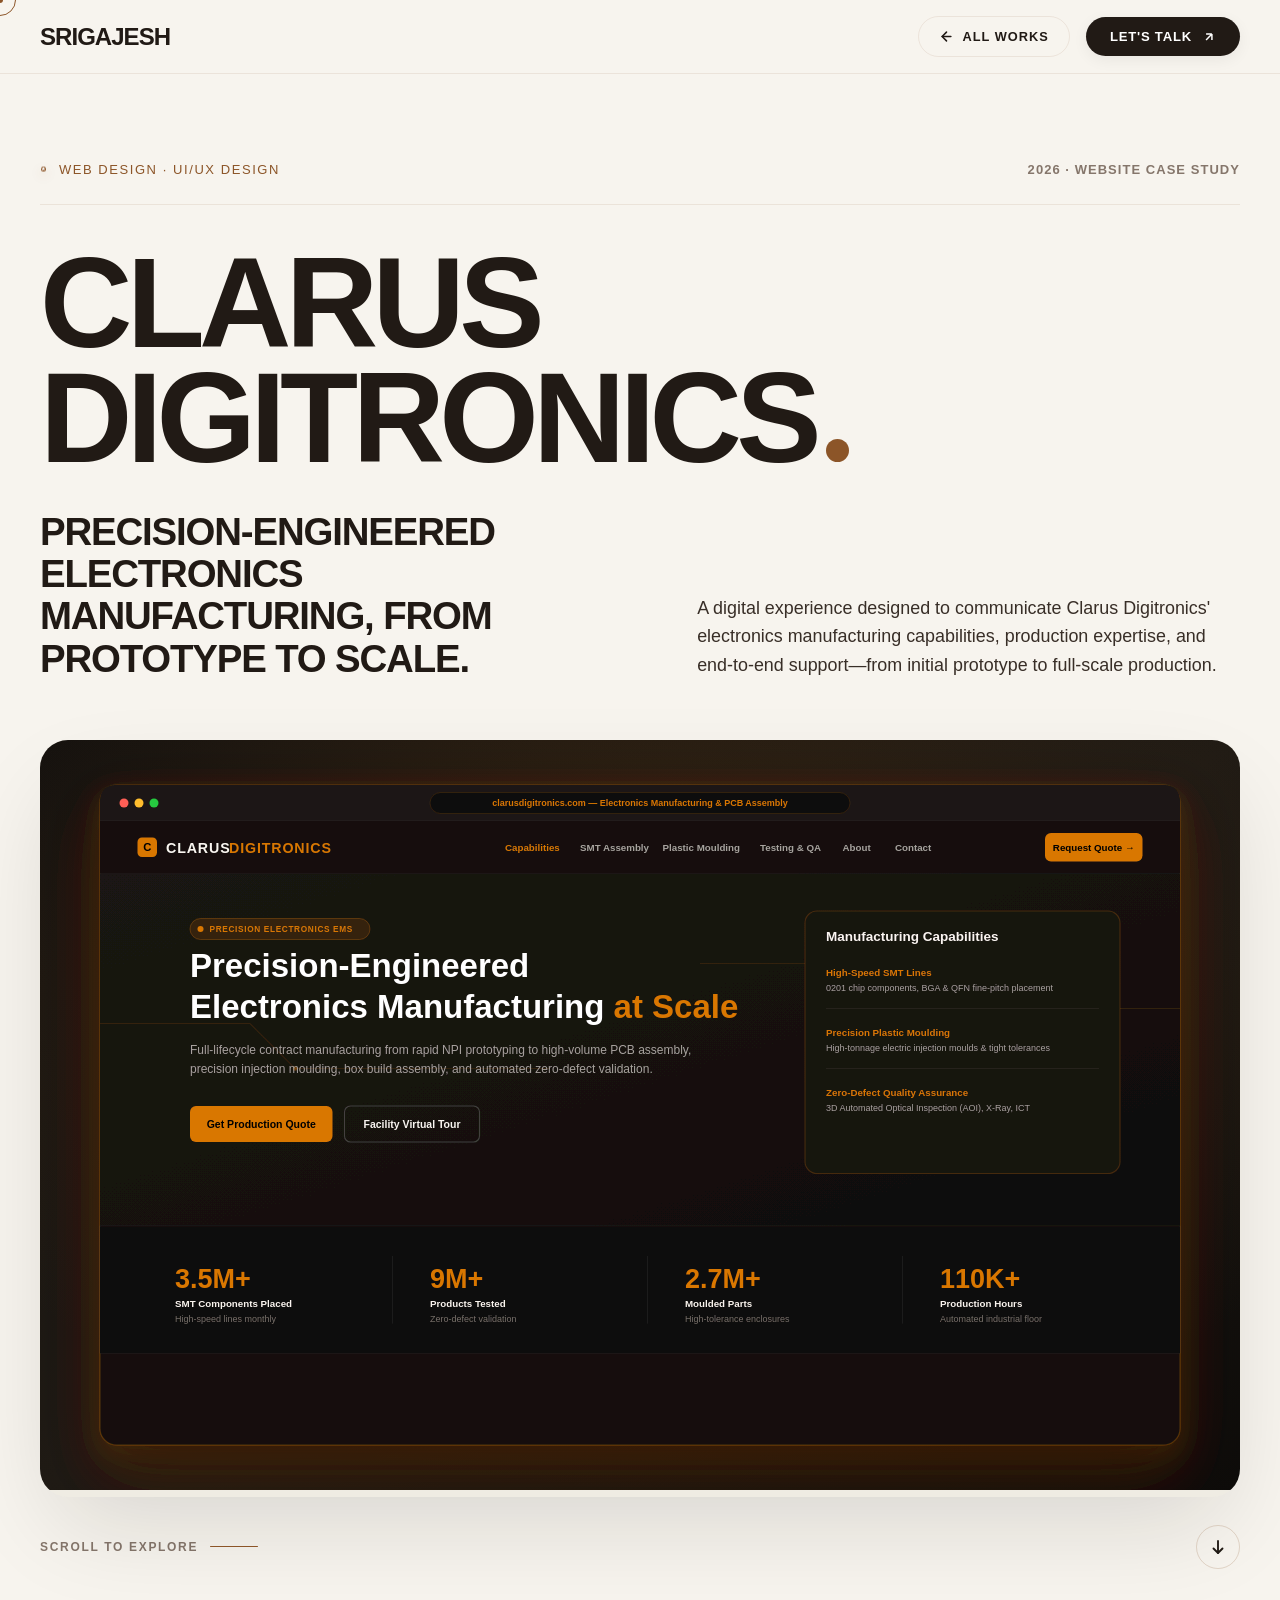
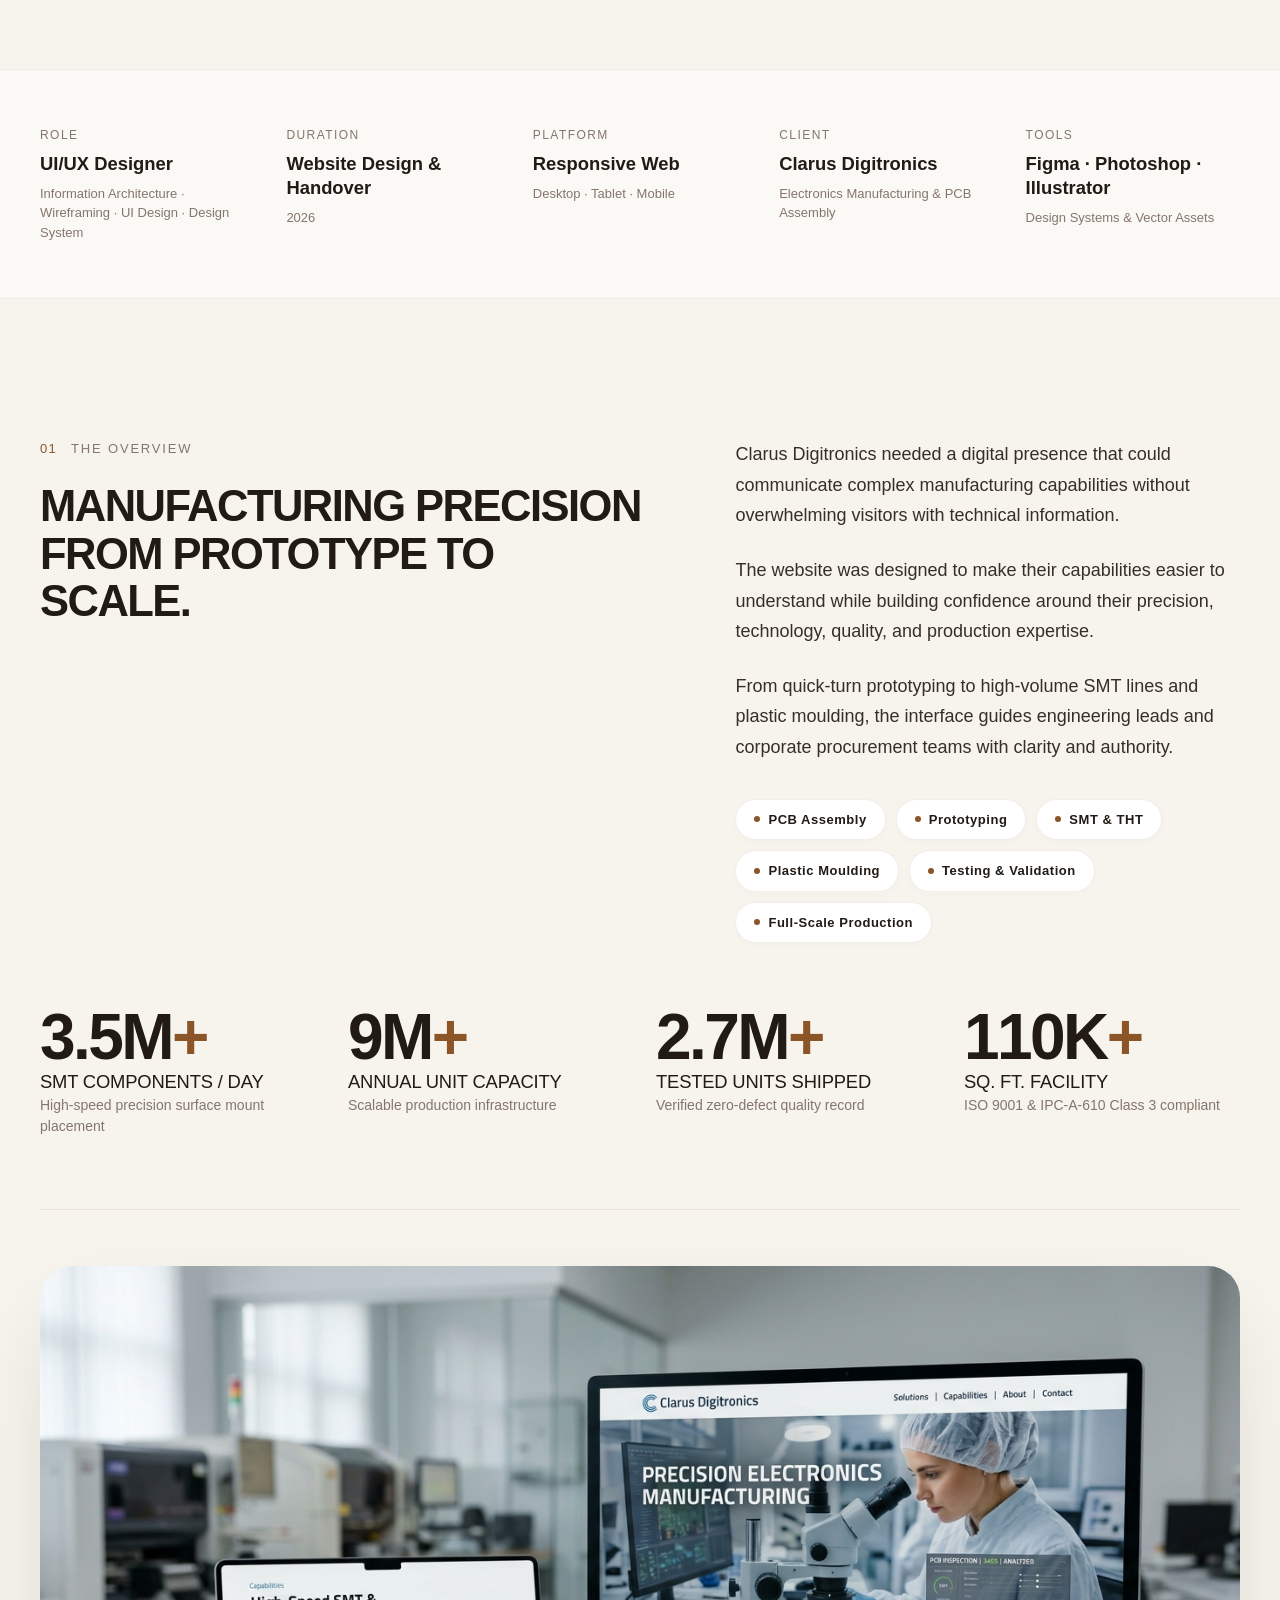
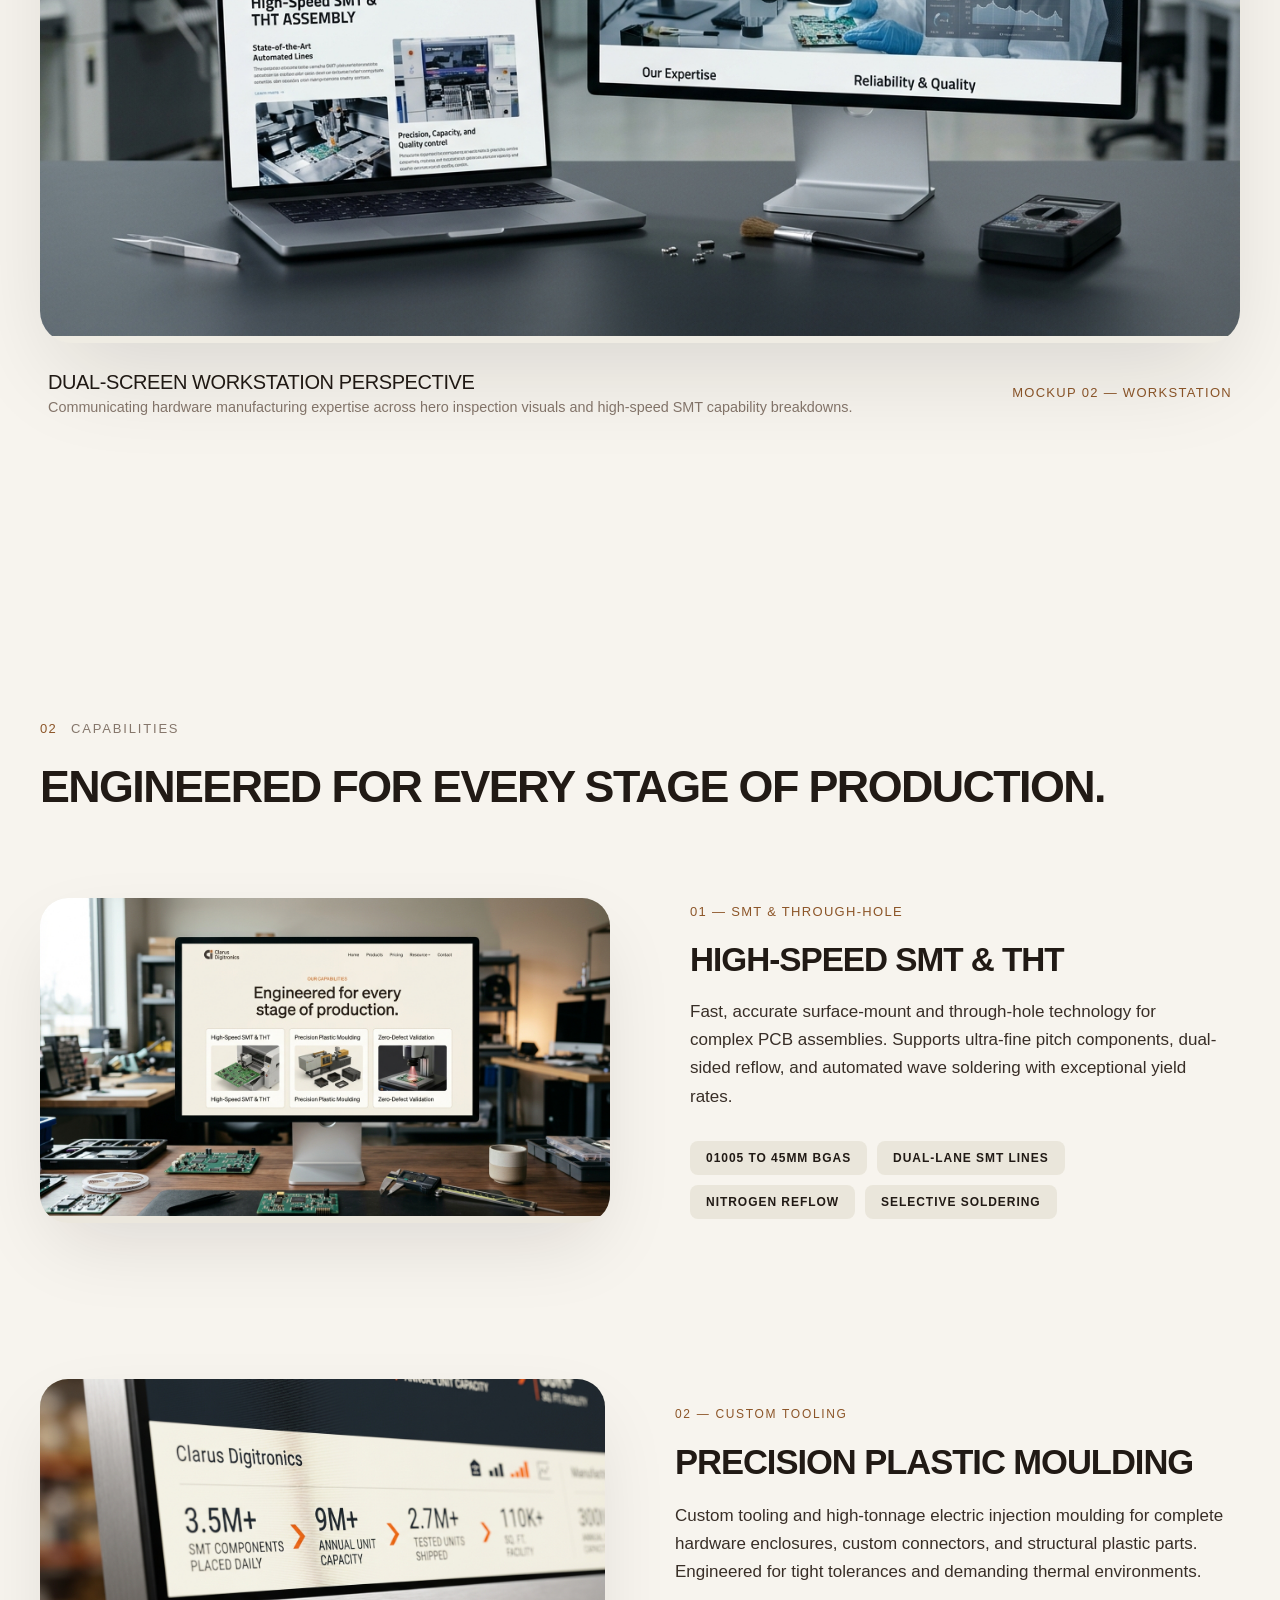
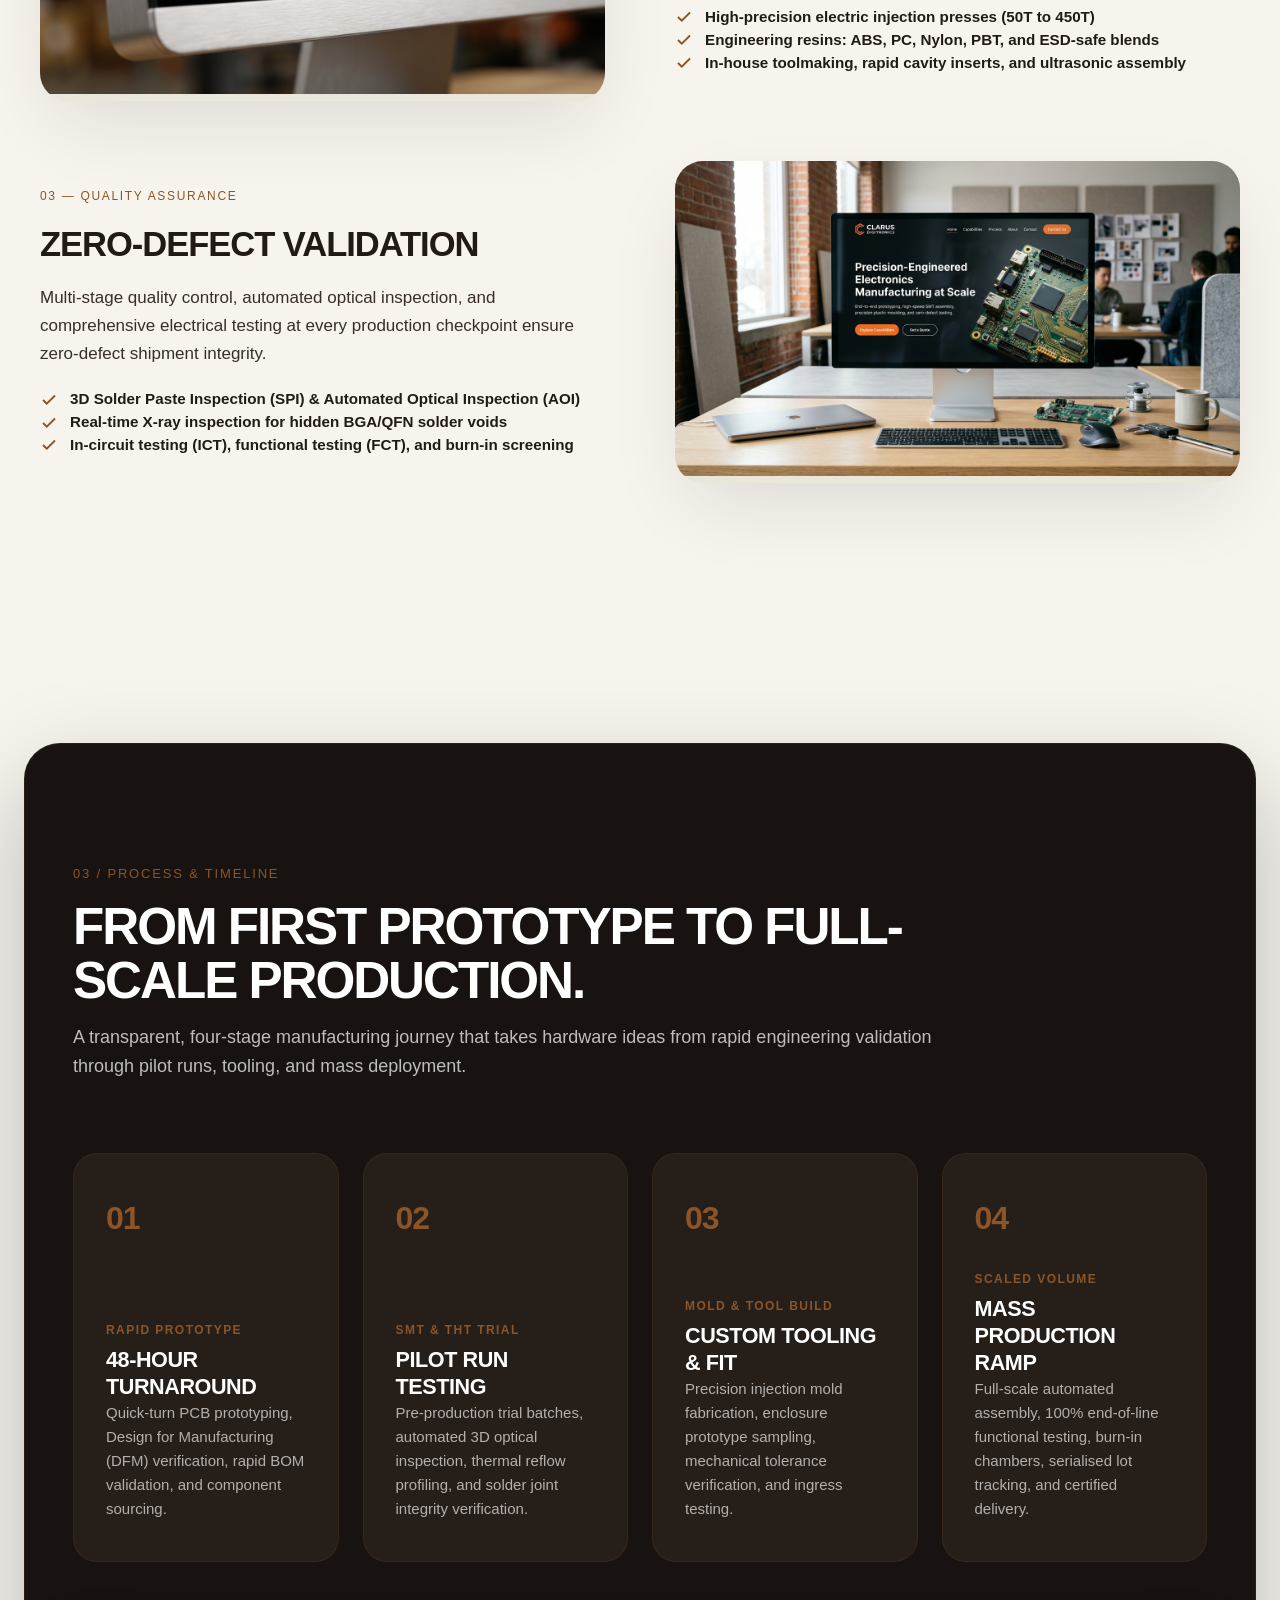
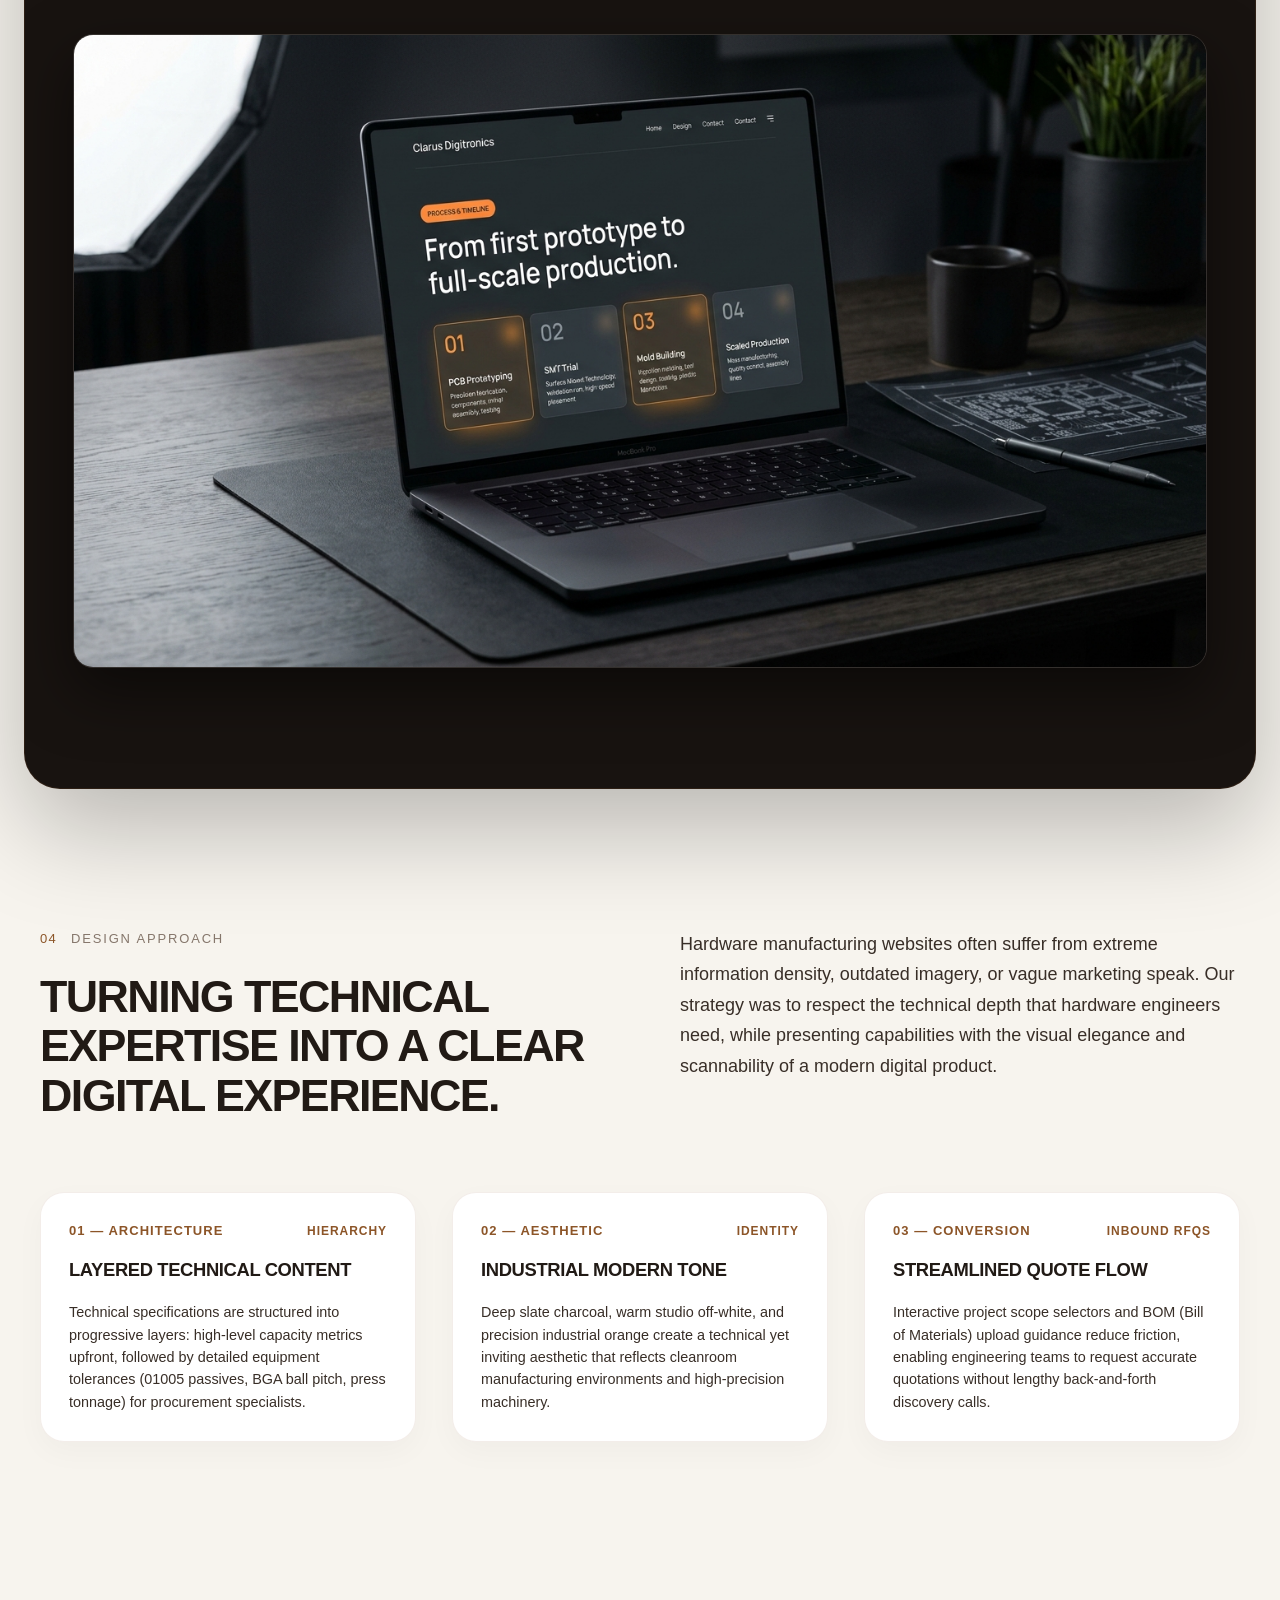
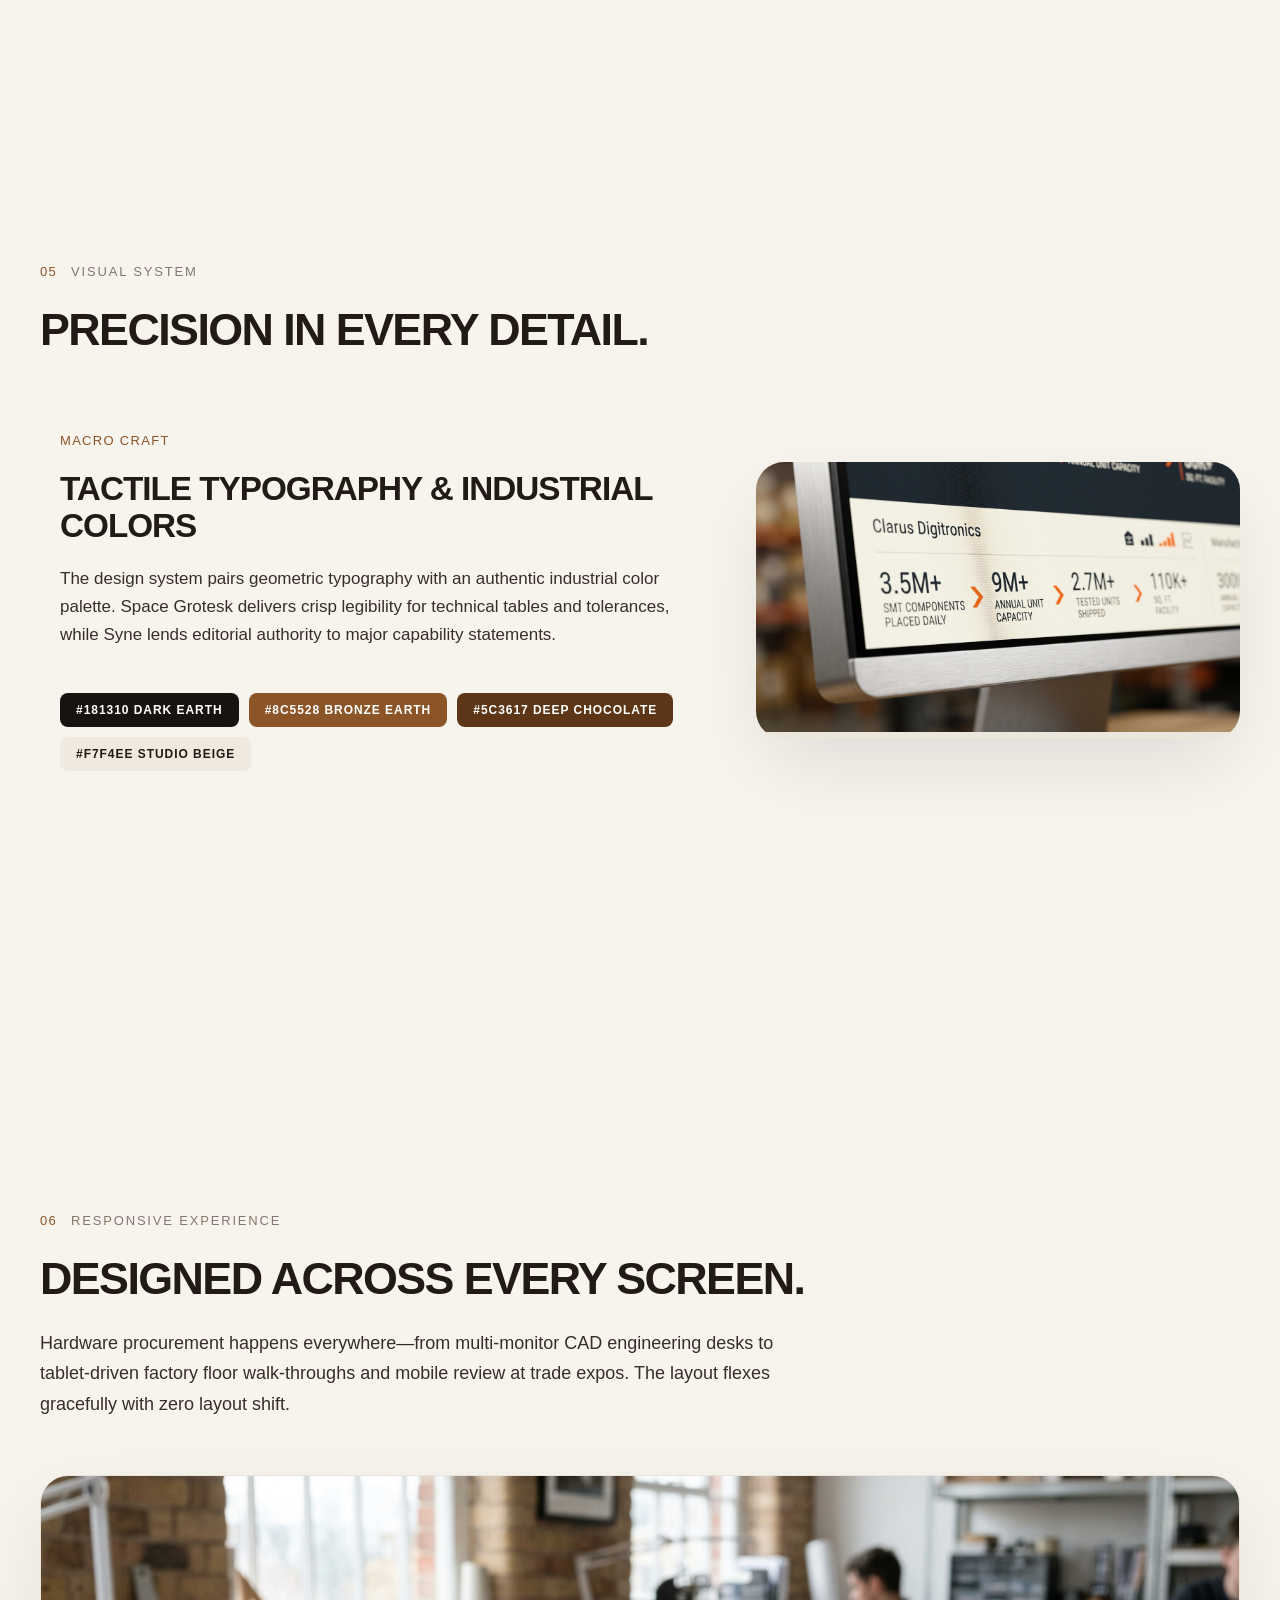
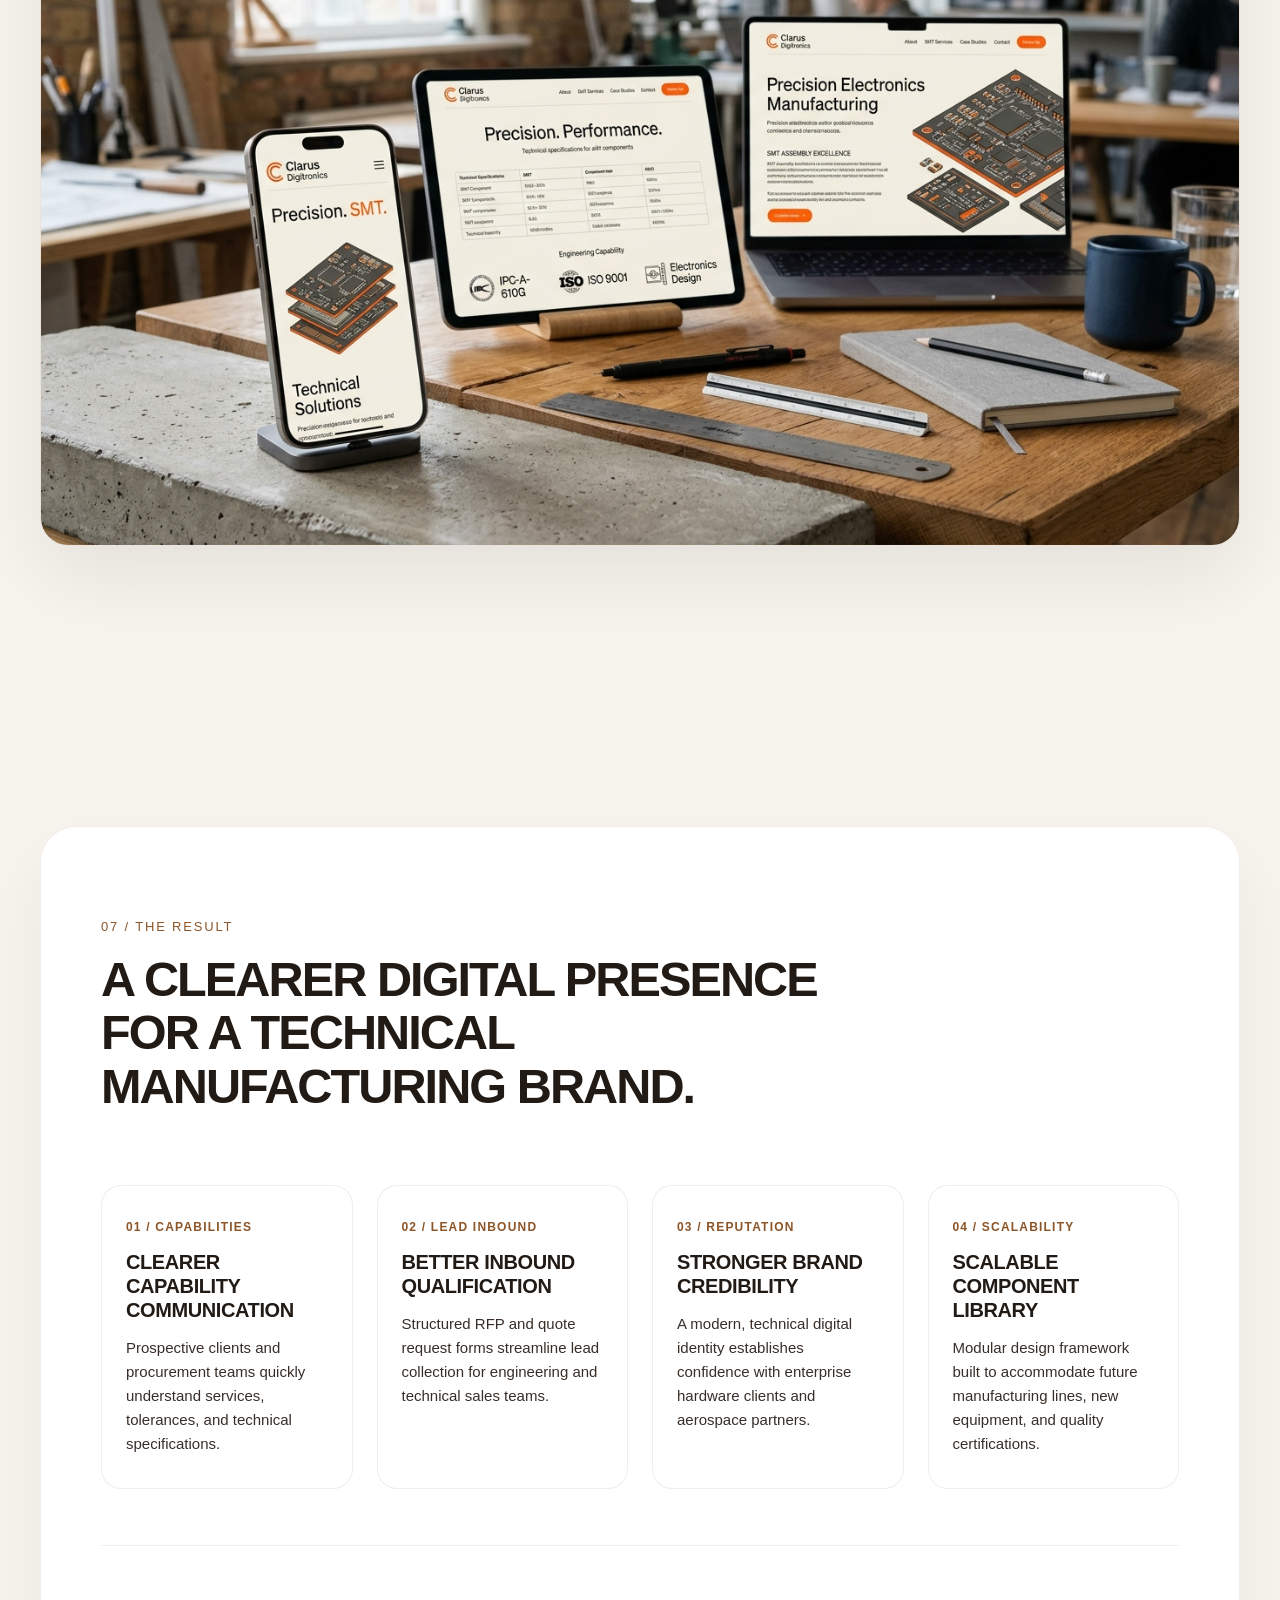
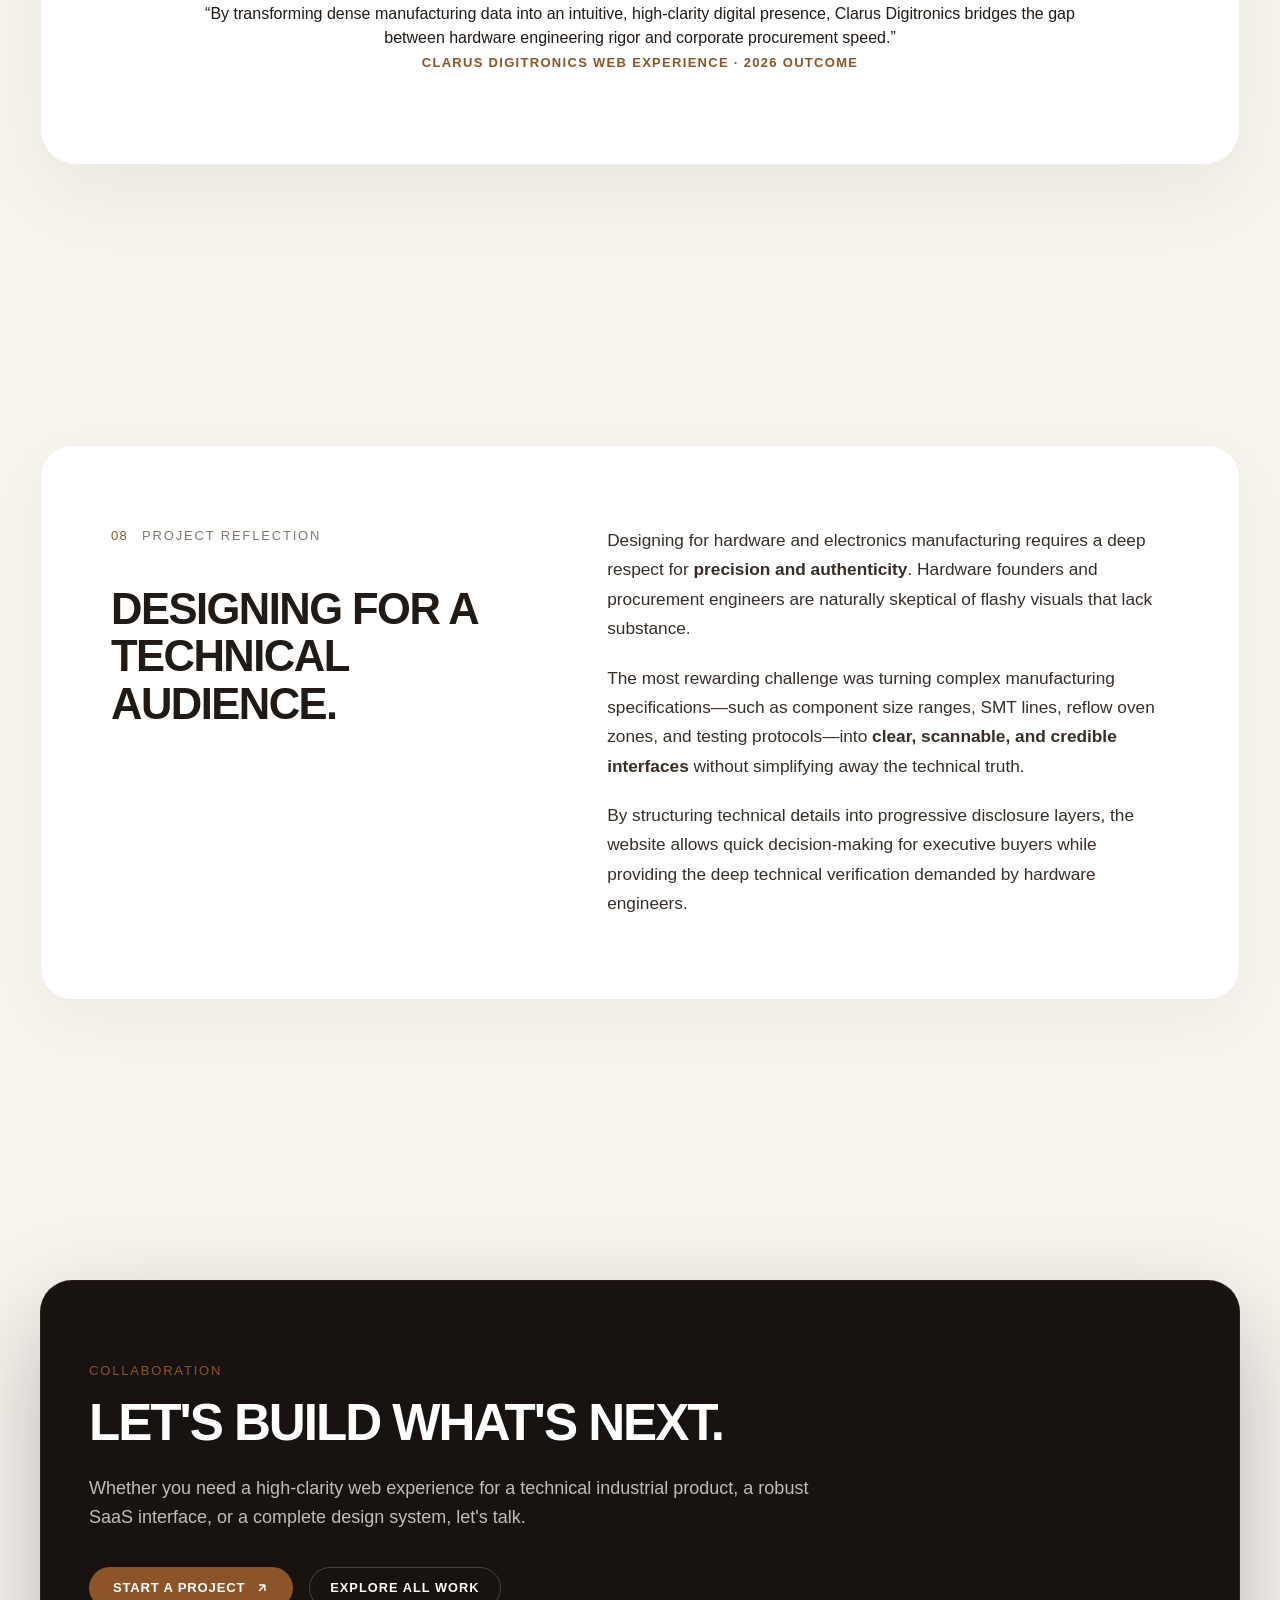
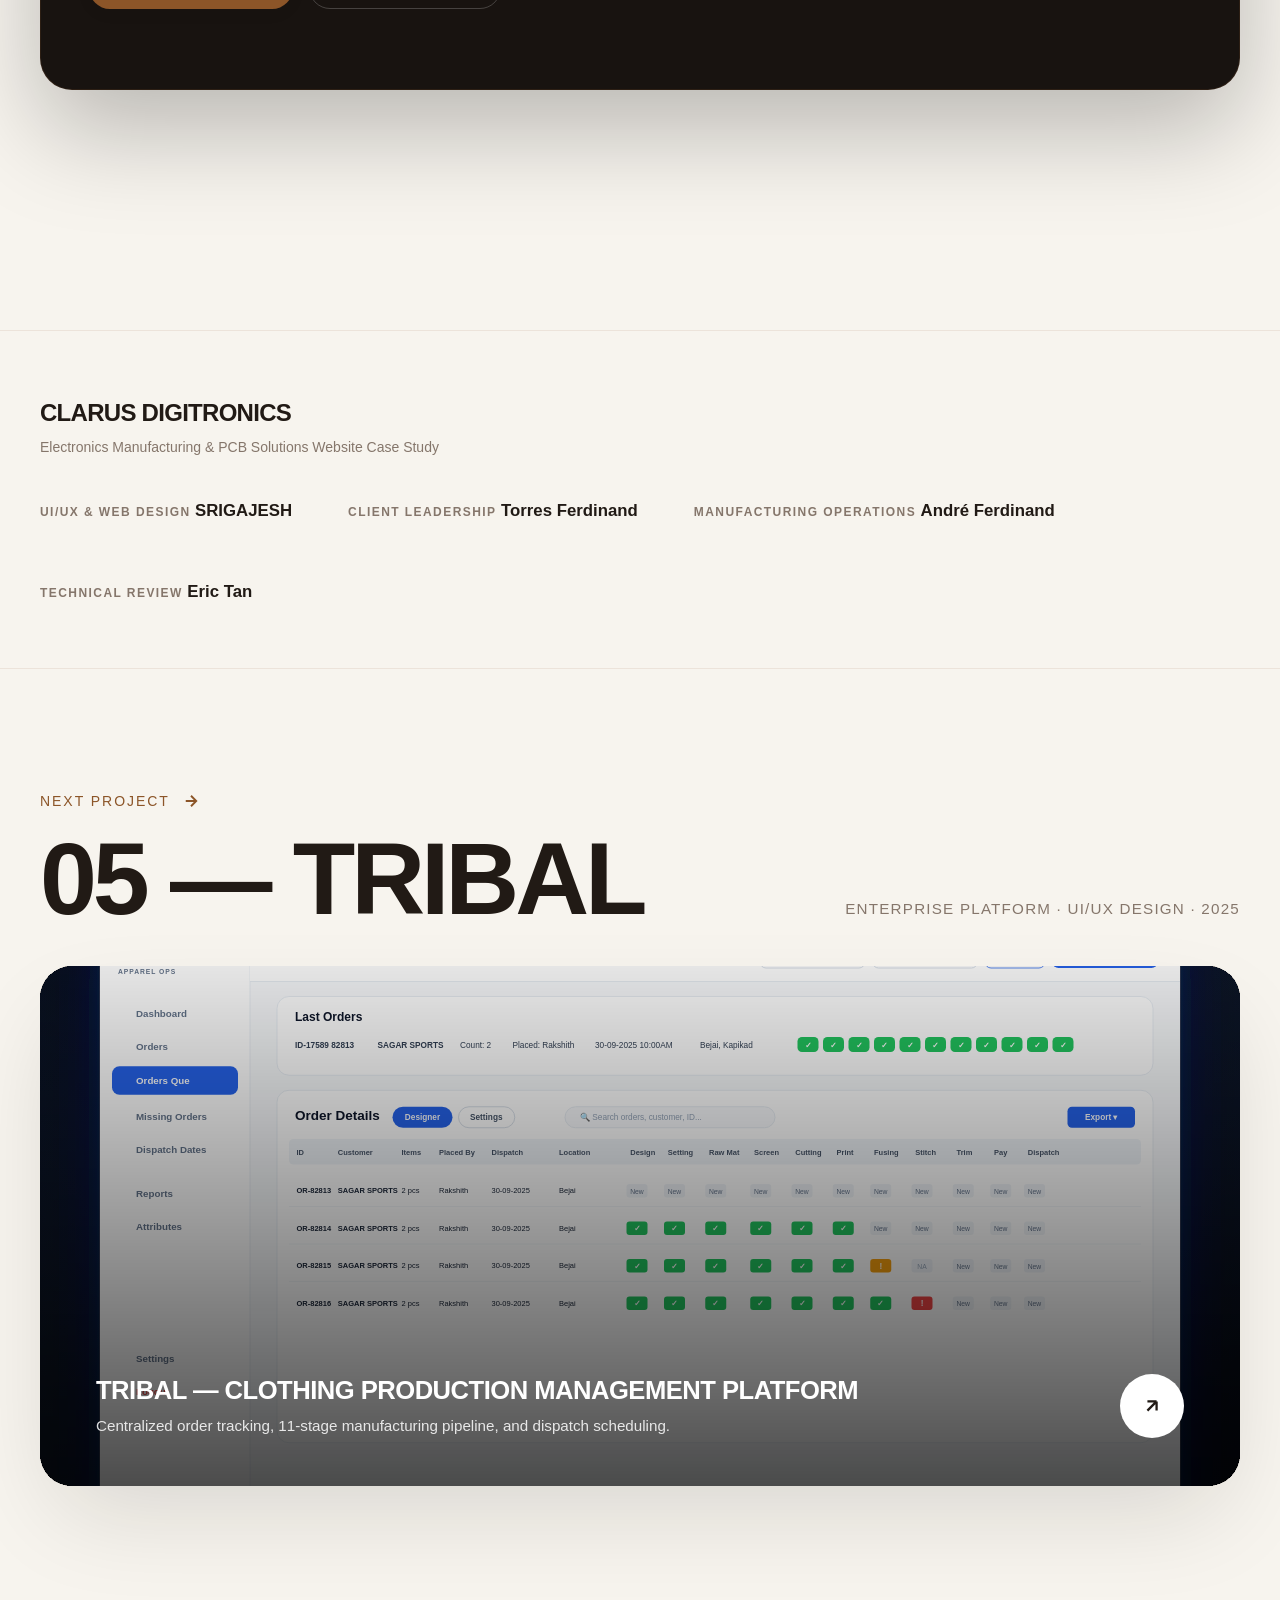
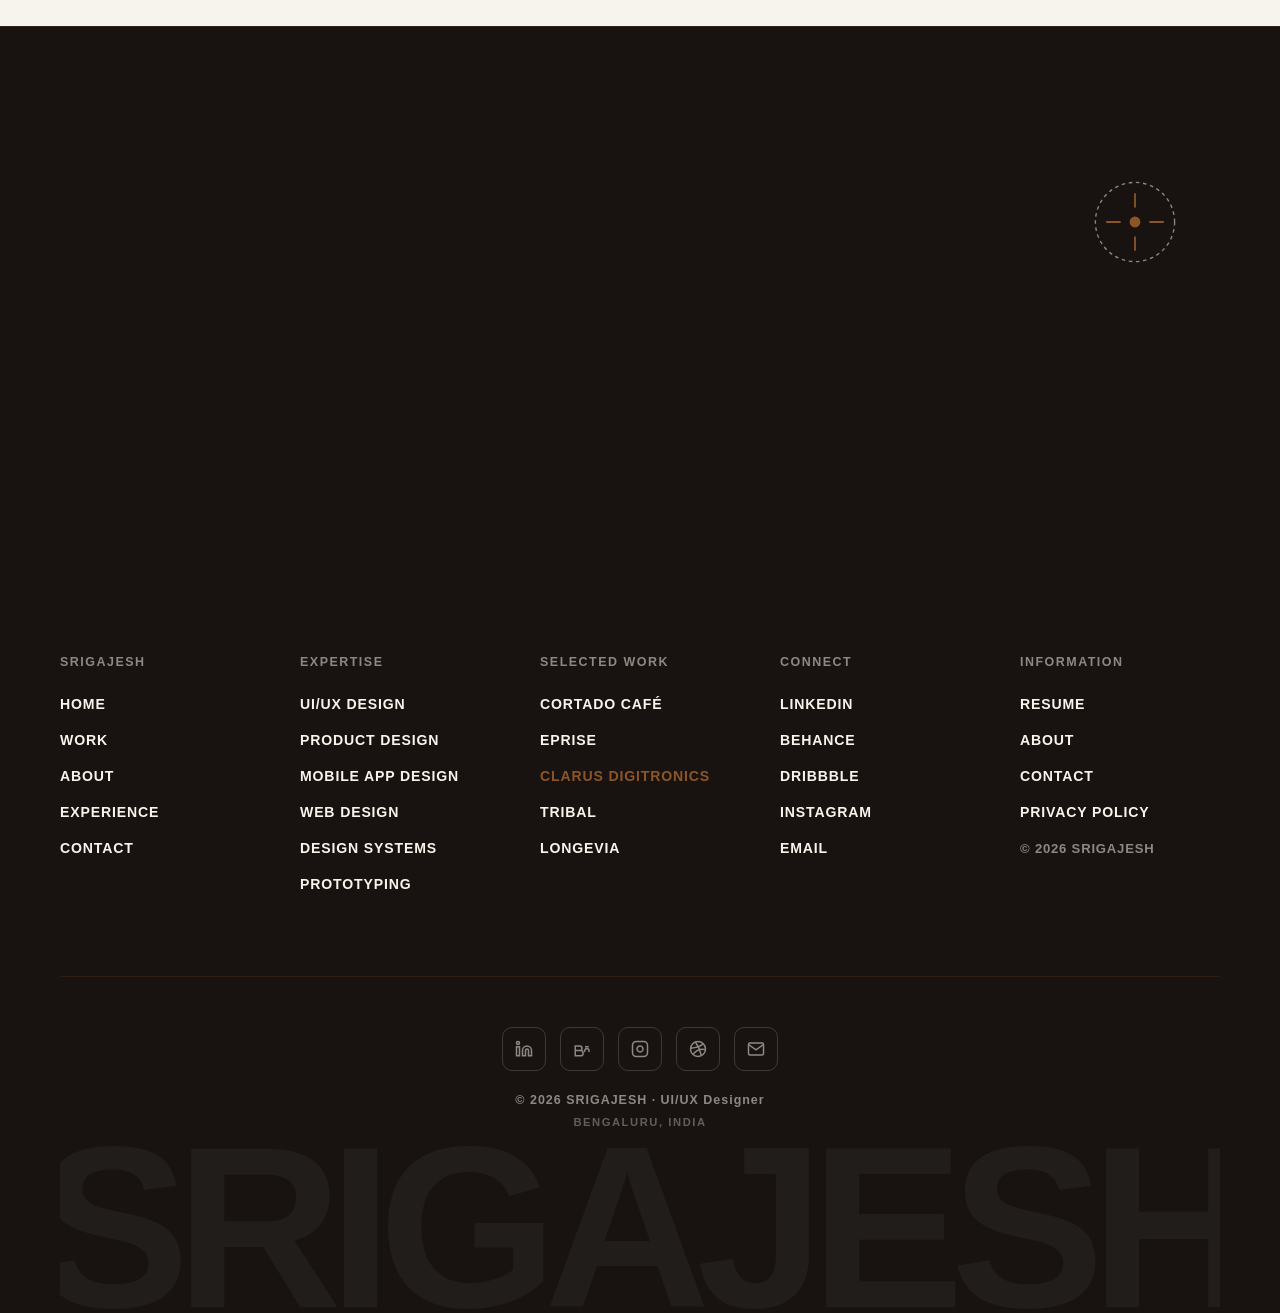
<file: clarus.html>
<!DOCTYPE html>
<html lang="en">
<head>
  <meta charset="UTF-8">
  <meta name="viewport" content="width=device-width, initial-scale=1.0">
  <title>Clarus Digitronics — Electronics Manufacturing &amp; PCB Solutions | SRIGAJESH UI/UX Designer</title>
  <meta name="description" content="Case study of Clarus Digitronics: Precision-engineered electronics manufacturing website designed by SRIGAJESH, communicating PCB assembly, testing, and production from prototype to scale.">
  
  <!-- Font Preconnect & Embed (Matching Cortado & Master Portfolio) -->
  <link rel="preconnect" href="https://fonts.googleapis.com">
  <link rel="preconnect" href="https://fonts.gstatic.com" crossorigin>
  <link href="https://fonts.googleapis.com/css2?family=Space+Grotesk:wght@400;500;600;700&family=Syne:wght@700;800&display=swap" rel="stylesheet">
  
  <!-- Homepage Master Stylesheet + Case Study Extension -->
  <link rel="stylesheet" href="styles.css?v=4.9">
  <link rel="stylesheet" href="cortado.css?v=5.1">
</head>
<body class="theme-clarus">

  <!-- Custom Cursor Dot & Ring (Matching Homepage) -->
  <div class="cursor-dot" id="cursor-dot"></div>
  <div class="cursor-ring" id="cursor-ring"></div>

  <!-- FIXED TOP HEADER (Matching Homepage & Case Study Header) -->
  <header class="site-header" id="site-header">
    <div class="header-container">
      <a href="index.html" class="brand-logo" aria-label="SRIGAJESH Portfolio Home">
        SRIGAJESH
      </a>
      
      <div class="header-right">
        <a href="index.html#work" class="back-to-works-btn" aria-label="Back to all projects">
          <svg width="15" height="15" viewBox="0 0 24 24" fill="none" stroke="currentColor" stroke-width="2.5" stroke-linecap="round" stroke-linejoin="round">
            <line x1="19" y1="12" x2="5" y2="12"></line>
            <polyline points="12 19 5 12 12 5"></polyline>
          </svg>
          <span>ALL WORKS</span>
        </a>

        <button class="cta-talk-btn" id="open-contact-btn" aria-label="Open contact form">
          <span>LET'S TALK</span>
          <svg class="btn-arrow" width="14" height="14" viewBox="0 0 24 24" fill="none" stroke="currentColor" stroke-width="2.5">
            <path d="M7 17L17 7M17 7H7M17 7V17"/>
          </svg>
        </button>
      </div>
    </div>
  </header>

  <!-- ==========================================================================
       MAIN EDITORIAL CASE STUDY WRAPPER
       ========================================================================== -->
  <main class="cortado-page-wrap">

    <!-- ==========================================================================
         HERO SECTION (Matching Editorial Architecture)
         ========================================================================== -->
    <section class="hero-editorial" id="hero">
      <div class="container-content">
        
        <!-- Top Eyebrow Tag -->
        <div class="hero-meta-top">
          <div class="hero-tag">
            <span class="orange-accent-badge"><span class="badge-inner">★</span></span>
            <span>Web Design · UI/UX Design</span>
          </div>
          <div class="hero-year-badge">
            <span>2026 · Website Case Study</span>
          </div>
        </div>

        <!-- Huge Display Title -->
        <div class="hero-title-wrap">
          <h1 class="hero-title-main">
            Clarus Digitronics<span class="hero-title-dot"></span>
          </h1>
        </div>

        <!-- Subtitle & Statement Row -->
        <div class="hero-statement-row">
          <h2 class="hero-subtitle-primary">
            Precision-engineered electronics manufacturing, from prototype to scale.
          </h2>
          <p class="hero-statement-lead">
            A digital experience designed to communicate Clarus Digitronics' electronics manufacturing capabilities, production expertise, and end-to-end support—from initial prototype to full-scale production.
          </p>
        </div>

        <!-- Full-Scale Hero Visual Mockup (Desktop Hero Mockup) -->
        <div class="hero-visual-frame">
          <img 
            src="images/clarus-mockup-hero.svg" 
            alt="Clarus Digitronics desktop website hero mockup with precision electronics manufacturing at scale"
            class="hero-visual-img"
            loading="eager"
          >
        </div>

        <!-- Scroll Indicator -->
        <div class="hero-scroll-indicator">
          <div class="scroll-text">
            <span>Scroll to Explore</span>
            <div class="scroll-line"></div>
          </div>
          <div class="downward-arrow-box" style="margin-bottom: 0;">
            <svg width="18" height="18" viewBox="0 0 24 24" fill="none" stroke="currentColor" stroke-width="2.5" stroke-linecap="round" stroke-linejoin="round">
              <line x1="12" y1="4" x2="12" y2="20"></line>
              <polyline points="18 14 12 20 6 14"></polyline>
            </svg>
          </div>
        </div>

      </div>
    </section>

    <!-- ==========================================================================
         PROJECT INFORMATION (5-Column Metadata)
         ========================================================================== -->
    <section class="section-project-info" id="overview">
      <div class="container-content">
        <div class="info-grid-5">
          <div class="info-item">
            <span class="info-label">Role</span>
            <span class="info-value">UI/UX Designer</span>
            <span class="info-sub">Information Architecture · Wireframing · UI Design · Design System</span>
          </div>
          <div class="info-item">
            <span class="info-label">Duration</span>
            <span class="info-value">Website Design &amp; Handover</span>
            <span class="info-sub">2026</span>
          </div>
          <div class="info-item">
            <span class="info-label">Platform</span>
            <span class="info-value">Responsive Web</span>
            <span class="info-sub">Desktop · Tablet · Mobile</span>
          </div>
          <div class="info-item">
            <span class="info-label">Client</span>
            <span class="info-value">Clarus Digitronics</span>
            <span class="info-sub">Electronics Manufacturing &amp; PCB Assembly</span>
          </div>
          <div class="info-item">
            <span class="info-label">Tools</span>
            <span class="info-value">Figma · Photoshop · Illustrator</span>
            <span class="info-sub">Design Systems &amp; Vector Assets</span>
          </div>
        </div>
      </div>
    </section>

    <!-- ==========================================================================
         01 — THE OVERVIEW
         ========================================================================== -->
    <section class="editorial-section-space" id="vision">
      <div class="container-content">
        <div class="overview-editorial-block">
          <div class="overview-heading-col">
            <div class="story-chapter-label">
              <span class="chapter-number">01</span>
              <span class="chapter-title">The Overview</span>
            </div>
            <h2 class="overview-heading-lead">
              Manufacturing precision from prototype to scale.
            </h2>
          </div>

          <div class="overview-content-col">
            <p class="overview-text-p">
              Clarus Digitronics needed a digital presence that could communicate complex manufacturing capabilities without overwhelming visitors with technical information.
            </p>
            <p class="overview-text-p">
              The website was designed to make their capabilities easier to understand while building confidence around their precision, technology, quality, and production expertise.
            </p>
            <p class="overview-text-p">
              From quick-turn prototyping to high-volume SMT lines and plastic moulding, the interface guides engineering leads and corporate procurement teams with clarity and authority.
            </p>

            <div class="feature-pills-list">
              <span class="feature-pill"><span class="feature-pill-dot"></span>PCB Assembly</span>
              <span class="feature-pill"><span class="feature-pill-dot"></span>Prototyping</span>
              <span class="feature-pill"><span class="feature-pill-dot"></span>SMT &amp; THT</span>
              <span class="feature-pill"><span class="feature-pill-dot"></span>Plastic Moulding</span>
              <span class="feature-pill"><span class="feature-pill-dot"></span>Testing &amp; Validation</span>
              <span class="feature-pill"><span class="feature-pill-dot"></span>Full-Scale Production</span>
            </div>
          </div>
        </div>

        <!-- Authentic Manufacturing Metrics Bar (From Actual Clarus UI) -->
        <div class="stats-editorial-grid cols-4" style="margin-top: 64px; margin-bottom: 56px;">
          <div class="stat-card">
            <div class="stat-metric-big">3.5M<span>+</span></div>
            <div class="stat-label-editorial">SMT Components / Day</div>
            <p class="stat-sub-desc">High-speed precision surface mount placement</p>
          </div>
          <div class="stat-card">
            <div class="stat-metric-big">9M<span>+</span></div>
            <div class="stat-label-editorial">Annual Unit Capacity</div>
            <p class="stat-sub-desc">Scalable production infrastructure</p>
          </div>
          <div class="stat-card">
            <div class="stat-metric-big">2.7M<span>+</span></div>
            <div class="stat-label-editorial">Tested Units Shipped</div>
            <p class="stat-sub-desc">Verified zero-defect quality record</p>
          </div>
          <div class="stat-card">
            <div class="stat-metric-big">110K<span>+</span></div>
            <div class="stat-label-editorial">Sq. Ft. Facility</div>
            <p class="stat-sub-desc">ISO 9001 &amp; IPC-A-610 Class 3 compliant</p>
          </div>
        </div>

      </div>

      <!-- Large Editorial Visual: Mockup 02 (Laptop + Desktop Setup) -->
      <div class="container-wide" style="margin-top: 40px;">
        <div class="composition-centered-wide">
          <div class="centered-wide-card">
            <img 
              src="images/clarus-mockup-02.jpg" 
              alt="Clarus Digitronics dual workstation display featuring desktop monitor and laptop in clean industrial studio"
              loading="lazy"
            >
          </div>
          <div class="centered-caption-strip">
            <div>
              <span class="caption-label">Dual-Screen Workstation Perspective</span>
              <p class="caption-sub">Communicating hardware manufacturing expertise across hero inspection visuals and high-speed SMT capability breakdowns.</p>
            </div>
            <span class="chapter-number">MOCKUP 02 — WORKSTATION</span>
          </div>
        </div>
      </div>
    </section>

    <!-- ==========================================================================
         02 — CAPABILITIES
         ========================================================================== -->
    <section class="editorial-section-space" style="padding-top: 20px;" id="capabilities">
      
      <div class="container-content" style="margin-bottom: 50px;">
        <div class="story-chapter-label">
          <span class="chapter-number">02</span>
          <span class="chapter-title">Capabilities</span>
        </div>
        <h2 class="approach-title" style="margin-bottom: 70px;">
          Engineered for every stage of production.
        </h2>
      </div>

      <!-- Capability 01: High-Speed SMT & THT (50/50 Split) -->
      <div class="container-content">
        <div class="composition-split-50">
          <div class="composition-media-card">
            <img 
              src="images/clarus-mockup-03.jpg" 
              alt="Clarus Digitronics capabilities section displayed on studio display surrounded by hardware engineering tools"
              loading="lazy"
            >
          </div>
          <div class="composition-caption-col">
            <span class="chapter-number">01 — SMT &amp; THROUGH-HOLE</span>
            <h3 class="comp-title">High-Speed SMT &amp; THT</h3>
            <p class="comp-desc">
              Fast, accurate surface-mount and through-hole technology for complex PCB assemblies. Supports ultra-fine pitch components, dual-sided reflow, and automated wave soldering with exceptional yield rates.
            </p>
            <div class="branch-preview-pills">
              <span class="branch-pill">01005 to 45mm BGAs</span>
              <span class="branch-pill">Dual-Lane SMT Lines</span>
              <span class="branch-pill">Nitrogen Reflow</span>
              <span class="branch-pill">Selective Soldering</span>
            </div>
          </div>
        </div>
      </div>

      <!-- Capability 02 & 03: Feature Breakdowns -->
      <div class="container-content" style="margin-top: 60px;">
        
        <!-- Breakdown Row 2: Precision Plastic Moulding (Reversed) -->
        <div class="feature-breakdown-row reverse" style="margin-bottom: 60px;">
          <div class="breakdown-text-panel">
            <span class="breakdown-tag">02 — CUSTOM TOOLING</span>
            <h3 class="breakdown-title">Precision Plastic Moulding</h3>
            <p class="breakdown-body">
              Custom tooling and high-tonnage electric injection moulding for complete hardware enclosures, custom connectors, and structural plastic parts. Engineered for tight tolerances and demanding thermal environments.
            </p>
            <ul class="breakdown-spec-list">
              <li class="spec-bullet">
                <svg width="18" height="18" viewBox="0 0 24 24" fill="none" stroke="currentColor" stroke-width="2.5"><polyline points="20 6 9 17 4 12"/></svg>
                <span>High-precision electric injection presses (50T to 450T)</span>
              </li>
              <li class="spec-bullet">
                <svg width="18" height="18" viewBox="0 0 24 24" fill="none" stroke="currentColor" stroke-width="2.5"><polyline points="20 6 9 17 4 12"/></svg>
                <span>Engineering resins: ABS, PC, Nylon, PBT, and ESD-safe blends</span>
              </li>
              <li class="spec-bullet">
                <svg width="18" height="18" viewBox="0 0 24 24" fill="none" stroke="currentColor" stroke-width="2.5"><polyline points="20 6 9 17 4 12"/></svg>
                <span>In-house toolmaking, rapid cavity inserts, and ultrasonic assembly</span>
              </li>
            </ul>
          </div>
          <div class="breakdown-visual-card">
            <img src="images/clarus-mockup-06.jpg" alt="Precision Plastic Moulding and tight mechanical tolerance detail" loading="lazy">
          </div>
        </div>

        <!-- Breakdown Row 3: Zero-Defect Validation -->
        <div class="feature-breakdown-row">
          <div class="breakdown-text-panel">
            <span class="breakdown-tag">03 — QUALITY ASSURANCE</span>
            <h3 class="breakdown-title">Zero-Defect Validation</h3>
            <p class="breakdown-body">
              Multi-stage quality control, automated optical inspection, and comprehensive electrical testing at every production checkpoint ensure zero-defect shipment integrity.
            </p>
            <ul class="breakdown-spec-list">
              <li class="spec-bullet">
                <svg width="18" height="18" viewBox="0 0 24 24" fill="none" stroke="currentColor" stroke-width="2.5"><polyline points="20 6 9 17 4 12"/></svg>
                <span>3D Solder Paste Inspection (SPI) &amp; Automated Optical Inspection (AOI)</span>
              </li>
              <li class="spec-bullet">
                <svg width="18" height="18" viewBox="0 0 24 24" fill="none" stroke="currentColor" stroke-width="2.5"><polyline points="20 6 9 17 4 12"/></svg>
                <span>Real-time X-ray inspection for hidden BGA/QFN solder voids</span>
              </li>
              <li class="spec-bullet">
                <svg width="18" height="18" viewBox="0 0 24 24" fill="none" stroke="currentColor" stroke-width="2.5"><polyline points="20 6 9 17 4 12"/></svg>
                <span>In-circuit testing (ICT), functional testing (FCT), and burn-in screening</span>
              </li>
            </ul>
          </div>
          <div class="breakdown-visual-card">
            <img src="images/clarus-mockup-01.jpg" alt="Zero Defect Validation multi-checkpoint quality assurance" loading="lazy">
          </div>
        </div>

      </div>

    </section>

    <!-- ==========================================================================
         03 — PRODUCTION PROCESS (Dark Editorial Section #151311)
         ========================================================================== -->
    <section class="section-dark-editorial" id="process">
      
      <div class="challenge-header-block">
        <span class="challenge-label-accent">03 / Process &amp; Timeline</span>
        <h2 class="challenge-display-title">
          From first prototype to full-scale production.
        </h2>
        <p style="color: rgba(255, 255, 255, 0.72); font-size: 1.125rem; line-height: 1.6; margin-top: 16px;">
          A transparent, four-stage manufacturing journey that takes hardware ideas from rapid engineering validation through pilot runs, tooling, and mass deployment.
        </p>
      </div>

      <!-- 4-Card Process Pipeline Grid -->
      <div class="challenge-cards-grid cols-4" style="margin-bottom: 72px;">
        
        <!-- Stage 01 -->
        <div class="challenge-card">
          <span class="challenge-num" style="color: var(--accent-orange);">01</span>
          <div>
            <span style="font-size: 0.75rem; font-weight: 600; letter-spacing: 0.12em; text-transform: uppercase; color: var(--accent-orange); display: block; margin-bottom: 8px;">RAPID PROTOTYPE</span>
            <h3 class="challenge-item-title" style="color: #FFFFFF;">48-Hour Turnaround</h3>
            <p class="challenge-item-desc" style="color: rgba(255, 255, 255, 0.65);">
              Quick-turn PCB prototyping, Design for Manufacturing (DFM) verification, rapid BOM validation, and component sourcing.
            </p>
          </div>
        </div>

        <!-- Stage 02 -->
        <div class="challenge-card">
          <span class="challenge-num" style="color: var(--accent-orange);">02</span>
          <div>
            <span style="font-size: 0.75rem; font-weight: 600; letter-spacing: 0.12em; text-transform: uppercase; color: var(--accent-orange); display: block; margin-bottom: 8px;">SMT &amp; THT TRIAL</span>
            <h3 class="challenge-item-title" style="color: #FFFFFF;">Pilot Run Testing</h3>
            <p class="challenge-item-desc" style="color: rgba(255, 255, 255, 0.65);">
              Pre-production trial batches, automated 3D optical inspection, thermal reflow profiling, and solder joint integrity verification.
            </p>
          </div>
        </div>

        <!-- Stage 03 -->
        <div class="challenge-card">
          <span class="challenge-num" style="color: var(--accent-orange);">03</span>
          <div>
            <span style="font-size: 0.75rem; font-weight: 600; letter-spacing: 0.12em; text-transform: uppercase; color: var(--accent-orange); display: block; margin-bottom: 8px;">MOLD &amp; TOOL BUILD</span>
            <h3 class="challenge-item-title" style="color: #FFFFFF;">Custom Tooling &amp; Fit</h3>
            <p class="challenge-item-desc" style="color: rgba(255, 255, 255, 0.65);">
              Precision injection mold fabrication, enclosure prototype sampling, mechanical tolerance verification, and ingress testing.
            </p>
          </div>
        </div>

        <!-- Stage 04 -->
        <div class="challenge-card">
          <span class="challenge-num" style="color: var(--accent-orange);">04</span>
          <div>
            <span style="font-size: 0.75rem; font-weight: 600; letter-spacing: 0.12em; text-transform: uppercase; color: var(--accent-orange); display: block; margin-bottom: 8px;">SCALED VOLUME</span>
            <h3 class="challenge-item-title" style="color: #FFFFFF;">Mass Production Ramp</h3>
            <p class="challenge-item-desc" style="color: rgba(255, 255, 255, 0.65);">
              Full-scale automated assembly, 100% end-of-line functional testing, burn-in chambers, serialised lot tracking, and certified delivery.
            </p>
          </div>
        </div>

      </div>

      <!-- Process Mockup Visual: Mockup 04 (Dark Section on Laptop) -->
      <div style="border-radius: 20px; overflow: hidden; border: 1px solid rgba(255, 255, 255, 0.12); box-shadow: 0 24px 60px rgba(0, 0, 0, 0.5);">
        <img 
          src="images/clarus-mockup-04.jpg" 
          alt="Clarus Digitronics production process section displayed on MacBook Pro on dark architectural desk"
          style="width: 100%; height: auto; display: block;"
          loading="lazy"
        >
      </div>

    </section>

    <!-- ==========================================================================
         04 — DESIGN APPROACH
         ========================================================================== -->
    <section class="editorial-section-space" id="approach">
      <div class="container-content">
        
        <div class="approach-lead-block">
          <div>
            <div class="story-chapter-label">
              <span class="chapter-number">04</span>
              <span class="chapter-title">Design Approach</span>
            </div>
            <h2 class="approach-title">
              Turning technical expertise into a clear digital experience.
            </h2>
          </div>
          <div>
            <p class="approach-desc">
              Hardware manufacturing websites often suffer from extreme information density, outdated imagery, or vague marketing speak. Our strategy was to respect the technical depth that hardware engineers need, while presenting capabilities with the visual elegance and scannability of a modern digital product.
            </p>
          </div>
        </div>

        <!-- 3 Design Pillars Grid -->
        <div class="screens-trio-row" style="margin-top: 48px;">
          
          <div class="trio-card">
            <div class="trio-card-header">
              <span class="trio-step-num">01 — ARCHITECTURE</span>
              <span class="chapter-number">HIERARCHY</span>
            </div>
            <h4 class="trio-screen-title">Layered Technical Content</h4>
            <p class="trio-desc">
              Technical specifications are structured into progressive layers: high-level capacity metrics upfront, followed by detailed equipment tolerances (01005 passives, BGA ball pitch, press tonnage) for procurement specialists.
            </p>
          </div>

          <div class="trio-card">
            <div class="trio-card-header">
              <span class="trio-step-num">02 — AESTHETIC</span>
              <span class="chapter-number">IDENTITY</span>
            </div>
            <h4 class="trio-screen-title">Industrial Modern Tone</h4>
            <p class="trio-desc">
              Deep slate charcoal, warm studio off-white, and precision industrial orange create a technical yet inviting aesthetic that reflects cleanroom manufacturing environments and high-precision machinery.
            </p>
          </div>

          <div class="trio-card">
            <div class="trio-card-header">
              <span class="trio-step-num">03 — CONVERSION</span>
              <span class="chapter-number">INBOUND RFQS</span>
            </div>
            <h4 class="trio-screen-title">Streamlined Quote Flow</h4>
            <p class="trio-desc">
              Interactive project scope selectors and BOM (Bill of Materials) upload guidance reduce friction, enabling engineering teams to request accurate quotations without lengthy back-and-forth discovery calls.
            </p>
          </div>

        </div>

      </div>
    </section>

    <!-- ==========================================================================
         05 — VISUAL SYSTEM (Typography, Color, Macro Details)
         ========================================================================== -->
    <section class="editorial-section-space" id="system">
      <div class="container-content">
        
        <div class="story-chapter-label">
          <span class="chapter-number">05</span>
          <span class="chapter-title">Visual System</span>
        </div>
        <h2 class="approach-title" style="margin-bottom: 56px;">
          Precision in every detail.
        </h2>

        <!-- Visual System Composition (Mockup 06 — Close-up Macro Detail) -->
        <div class="composition-asymmetric">
          <div class="composition-caption-col">
            <span class="chapter-number">MACRO CRAFT</span>
            <h3 class="comp-title">Tactile typography &amp; industrial colors</h3>
            <p class="comp-desc">
              The design system pairs geometric typography with an authentic industrial color palette. Space Grotesk delivers crisp legibility for technical tables and tolerances, while Syne lends editorial authority to major capability statements.
            </p>
            <div class="branch-preview-pills" style="margin-top: 24px;">
              <span class="branch-pill" style="background: #181310; color: #FFFFFF;">#181310 Dark Earth</span>
              <span class="branch-pill" style="background: #8C5528; color: #FFFFFF;">#8C5528 Bronze Earth</span>
              <span class="branch-pill" style="background: #5C3617; color: #FFFFFF;">#5C3617 Deep Chocolate</span>
              <span class="branch-pill" style="background: #EFE9DF; color: #211A15;">#F7F4EE Studio Beige</span>
            </div>
          </div>
          <div class="composition-media-card">
            <img 
              src="images/clarus-mockup-06.jpg" 
              alt="Clarus Digitronics typography, tactile metrics ticker bar, and orange accent details in shallow depth-of-field close-up"
              loading="lazy"
            >
          </div>
        </div>

      </div>
    </section>

    <!-- ==========================================================================
         06 — RESPONSIVE EXPERIENCE (Desktop, Tablet, Mobile)
         ========================================================================== -->
    <section class="editorial-section-space" id="responsive">
      <div class="container-content">
        
        <div class="story-chapter-label">
          <span class="chapter-number">06</span>
          <span class="chapter-title">Responsive Experience</span>
        </div>
        <h2 class="approach-title" style="margin-bottom: 24px;">
          Designed across every screen.
        </h2>
        <p class="approach-desc" style="max-width: 760px; margin-bottom: 56px;">
          Hardware procurement happens everywhere—from multi-monitor CAD engineering desks to tablet-driven factory floor walk-throughs and mobile review at trade expos. The layout flexes gracefully with zero layout shift.
        </p>

        <!-- Mockup 05: Responsive Device Ecosystem -->
        <div style="border-radius: 28px; overflow: hidden; border: 1px solid var(--border-subtle); box-shadow: 0 30px 80px rgba(0, 0, 0, 0.08);">
          <img 
            src="images/clarus-mockup-05.jpg" 
            alt="Clarus Digitronics responsive website rendered across iPhone 16 Pro, iPad Pro, and MacBook Pro in designer engineering studio"
            style="width: 100%; height: auto; display: block;"
            loading="lazy"
          >
        </div>

      </div>
    </section>

    <!-- ==========================================================================
         07 — THE RESULT (Verified Qualitative Outcomes)
         ========================================================================== -->
    <section class="editorial-section-space" id="impact">
      <div class="container-content">
        
        <div class="results-editorial-panel" style="margin-bottom: 0;">
          <div class="results-header-block">
            <span class="results-eyebrow">07 / The Result</span>
            <h2 class="results-title">
              A clearer digital presence for a technical manufacturing brand.
            </h2>
          </div>

          <!-- Qualitative Verified Outcomes Grid -->
          <div class="qualitative-outcomes-grid">
            
            <div class="outcome-card">
              <span class="outcome-badge">01 / CAPABILITIES</span>
              <h3 class="outcome-title">Clearer Capability Communication</h3>
              <p class="outcome-desc">
                Prospective clients and procurement teams quickly understand services, tolerances, and technical specifications.
              </p>
            </div>

            <div class="outcome-card">
              <span class="outcome-badge">02 / LEAD INBOUND</span>
              <h3 class="outcome-title">Better Inbound Qualification</h3>
              <p class="outcome-desc">
                Structured RFP and quote request forms streamline lead collection for engineering and technical sales teams.
              </p>
            </div>

            <div class="outcome-card">
              <span class="outcome-badge">03 / REPUTATION</span>
              <h3 class="outcome-title">Stronger Brand Credibility</h3>
              <p class="outcome-desc">
                A modern, technical digital identity establishes confidence with enterprise hardware clients and aerospace partners.
              </p>
            </div>

            <div class="outcome-card">
              <span class="outcome-badge">04 / SCALABILITY</span>
              <h3 class="outcome-title">Scalable Component Library</h3>
              <p class="outcome-desc">
                Modular design framework built to accommodate future manufacturing lines, new equipment, and quality certifications.
              </p>
            </div>

          </div>

          <!-- Final Narrative Quote Block -->
          <div class="results-impact-quote">
            <p class="quote-text">
              “By transforming dense manufacturing data into an intuitive, high-clarity digital presence, Clarus Digitronics bridges the gap between hardware engineering rigor and corporate procurement speed.”
            </p>
            <span class="quote-author">Clarus Digitronics Web Experience · 2026 Outcome</span>
          </div>

        </div>

      </div>
    </section>

    <!-- ==========================================================================
         08 — PROJECT REFLECTION
         ========================================================================== -->
    <section class="editorial-section-space" id="reflection">
      <div class="container-content">
        <div class="learned-editorial-card">
          <div class="learned-heading-col">
            <div class="story-chapter-label">
              <span class="chapter-number">08</span>
              <span class="chapter-title">Project Reflection</span>
            </div>
            <h2 class="learned-display-title">
              Designing for a technical audience.
            </h2>
          </div>

          <div class="learned-content-col">
            <p>
              Designing for hardware and electronics manufacturing requires a deep respect for <strong>precision and authenticity</strong>. Hardware founders and procurement engineers are naturally skeptical of flashy visuals that lack substance.
            </p>
            <p>
              The most rewarding challenge was turning complex manufacturing specifications—such as component size ranges, SMT lines, reflow oven zones, and testing protocols—into <strong>clear, scannable, and credible interfaces</strong> without simplifying away the technical truth.
            </p>
            <p>
              By structuring technical details into progressive disclosure layers, the website allows quick decision-making for executive buyers while providing the deep technical verification demanded by hardware engineers.
            </p>
          </div>
        </div>
      </div>
    </section>

    <!-- ==========================================================================
         COLLABORATION / CTA (Let's build what's next)
         ========================================================================== -->
    <section class="editorial-section-space" id="contact-cta">
      <div class="container-content">
        
        <div class="section-dark-editorial" style="margin: 0; padding: 80px 48px; border-radius: 32px;">
          <div style="max-width: 720px;">
            <span class="challenge-label-accent">Collaboration</span>
            <h2 class="challenge-display-title" style="margin-bottom: 24px;">
              Let's build what's next.
            </h2>
            <p style="color: rgba(255, 255, 255, 0.72); font-size: 1.125rem; line-height: 1.6; margin-bottom: 36px;">
              Whether you need a high-clarity web experience for a technical industrial product, a robust SaaS interface, or a complete design system, let's talk.
            </p>
            <div style="display: flex; gap: 16px; flex-wrap: wrap;">
              <button class="cta-talk-btn" id="case-study-talk-btn" style="background: var(--accent-orange); color: #FFFFFF;">
                <span>START A PROJECT</span>
                <svg class="btn-arrow" width="14" height="14" viewBox="0 0 24 24" fill="none" stroke="currentColor" stroke-width="2.5">
                  <path d="M7 17L17 7M17 7H7M17 7V17"/>
                </svg>
              </button>
              <a href="index.html#work" class="back-to-works-btn" style="border-color: rgba(255,255,255,0.2); color: #FFFFFF;">
                <span>EXPLORE ALL WORK</span>
              </a>
            </div>
          </div>
        </div>

      </div>
    </section>

    <!-- Project Credits -->
    <section class="section-credits-editorial">
      <div class="container-content">
        <div class="credits-flex-row">
          
          <div class="credits-title-group">
            <h3>Clarus Digitronics</h3>
            <p>Electronics Manufacturing &amp; PCB Solutions Website Case Study</p>
          </div>

          <div class="credits-list-items">
            <div class="credit-item">
              <span class="credit-role">UI/UX &amp; Web Design</span>
              <span class="credit-name">SRIGAJESH</span>
            </div>
            <div class="credit-item">
              <span class="credit-role">Client Leadership</span>
              <span class="credit-name">Torres Ferdinand</span>
            </div>
            <div class="credit-item">
              <span class="credit-role">Manufacturing Operations</span>
              <span class="credit-name">André Ferdinand</span>
            </div>
            <div class="credit-item">
              <span class="credit-role">Technical Review</span>
              <span class="credit-name">Eric Tan</span>
            </div>
          </div>

        </div>
      </div>
    </section>

    <!-- Next Project Preview (Linking to TRIBAL) -->
    <section class="next-project-section" id="next">
      <div class="container-content">
        <a href="tribal.html" class="next-project-link" aria-label="Explore Next Project: TRIBAL">
          
          <div class="next-eyebrow">
            <span>NEXT PROJECT</span>
            <svg width="18" height="18" viewBox="0 0 24 24" fill="none" stroke="currentColor" stroke-width="2.5"><path d="M5 12h14M12 5l7 7-7 7"/></svg>
          </div>

          <div class="next-title-row">
            <h2 class="next-project-title">05 — TRIBAL</h2>
            <span class="next-category-tag">ENTERPRISE PLATFORM · UI/UX DESIGN · 2025</span>
          </div>

          <div class="next-card-visual-frame">
            <img 
              src="images/tribal-mockup-hero.svg" 
              alt="TRIBAL Clothing Manufacturing &amp; Order Management Platform preview" 
              class="next-card-img"
              loading="lazy"
            >
            <div class="next-card-overlay">
              <div class="next-overlay-meta">
                <h4>TRIBAL — Clothing Production Management Platform</h4>
                <p>Centralized order tracking, 11-stage manufacturing pipeline, and dispatch scheduling.</p>
              </div>
              <div class="next-circle-arrow">
                <svg width="22" height="22" viewBox="0 0 24 24" fill="none" stroke="currentColor" stroke-width="2.5"><path d="M7 17L17 7M17 7H7M17 7V17"/></svg>
              </div>
            </div>
          </div>

        </a>
      </div>
    </section>

  </main>

  <!-- ==========================================================================
       SIGNATURE HOMEPAGE FOOTER (BrandAppArt Architecture)
       ========================================================================== -->
  <footer class="brand-appart-footer" id="contact">
    <div class="footer-inner-container">
      
      <!-- Decorative Floating Object (Upper Right) -->
      <div class="footer-decorative-object" id="footer-decor" aria-hidden="true">
        <svg class="decor-badge-svg" width="90" height="90" viewBox="0 0 100 100" fill="none">
          <circle cx="50" cy="50" r="44" stroke="#8E8883" stroke-width="1.5" stroke-dasharray="4 4"/>
          <path d="M50 18 L50 82 M18 50 L82 50" stroke="var(--project-primary, #8C5528)" stroke-width="2"/>
          <circle cx="50" cy="50" r="16" fill="var(--bg-dark, #181310)"/>
          <circle cx="50" cy="50" r="6" fill="var(--project-primary, #8C5528)"/>
        </svg>
      </div>

      <!-- Footer Hero CTA (Top Center) -->
      <div class="footer-hero-cta">
        <h2 class="footer-giant-headline">
          <span class="f-headline-line">LET'S CREATE</span>
          <span class="f-headline-line">SOMETHING</span>
          <span class="f-headline-line">MEANINGFUL. <span class="orange-arrow-accent">→</span></span>
        </h2>

        <div class="book-a-call-wrapper">
          <button class="cta-talk-btn book-call-btn" id="book-call-trigger" aria-label="Book a call or start a project">
            <span>BOOK A CALL</span>
            <span class="avatar-phone-duo">
              <span class="hero-avatar-circle" title="SRIGAJESH">
                <img src="data:image/svg+xml,%3Csvg xmlns='http://www.w3.org/2000/svg' viewBox='0 0 100 100'%3E%3Cdefs%3E%3ClinearGradient id='g' x1='0%25' y1='0%25' x2='100%25' y2='100%25'%3E%3Cstop offset='0%25' stop-color='%238C5528'/%3E%3Cstop offset='100%25' stop-color='%23181310'/%3E%3C/linearGradient%3E%3C/defs%3E%3Ccircle cx='50' cy='50' r='50' fill='url(%23g)'/%3E%3Ccircle cx='50' cy='40' r='18' fill='%23F7F4EE'/%3E%3Cpath d='M22 82c0-15.5 12.5-28 28-28s28 12.5 28 28' fill='%23F7F4EE'/%3E%3C/svg%3E" alt="SRIGAJESH Profile" class="hero-avatar-img">
              </span>
              <span class="phone-icon-circle">
                <svg width="12" height="12" viewBox="0 0 24 24" fill="currentColor">
                  <path d="M22 16.92v3a2 2 0 0 1-2.18 2 19.79 19.79 0 0 1-8.63-3.07 19.5 19.5 0 0 1-6-6 19.79 19.79 0 0 1-3.07-8.67A2 2 0 0 1 4.11 2h3a2 2 0 0 1 2 1.72 12.84 12.84 0 0 0 .7 2.81 2 2 0 0 1-.45 2.11L8.09 9.91a16 16 0 0 0 6 6l1.27-1.27a2 2 0 0 1 2.11-.45 12.84 12.84 0 0 0 2.81.7A2 2 0 0 1 22 16.92z"/>
                </svg>
              </span>
            </span>
          </button>
        </div>
      </div>

      <!-- Multi-Column Footer Navigation (5 Columns Matching Homepage) -->
      <div class="footer-nav-grid">
        
        <!-- COLUMN 01: SRIGAJESH -->
        <div class="f-nav-col">
          <h4 class="f-col-title">SRIGAJESH</h4>
          <ul class="f-link-list">
            <li><a href="index.html#hero" class="f-link">HOME <span class="f-hover-arrow">→</span></a></li>
            <li><a href="index.html#work" class="f-link">WORK <span class="f-hover-arrow">→</span></a></li>
            <li><a href="index.html#about" class="f-link">ABOUT <span class="f-hover-arrow">→</span></a></li>
            <li><a href="index.html#experience" class="f-link">EXPERIENCE <span class="f-hover-arrow">→</span></a></li>
            <li><a href="index.html#contact" class="f-link">CONTACT <span class="f-hover-arrow">→</span></a></li>
          </ul>
        </div>

        <!-- COLUMN 02: Expertise -->
        <div class="f-nav-col">
          <h4 class="f-col-title">EXPERTISE</h4>
          <ul class="f-link-list">
            <li><a href="index.html#expertise" class="f-link">UI/UX DESIGN <span class="f-hover-arrow">→</span></a></li>
            <li><a href="index.html#expertise" class="f-link">PRODUCT DESIGN <span class="f-hover-arrow">→</span></a></li>
            <li><a href="index.html#expertise" class="f-link">MOBILE APP DESIGN <span class="f-hover-arrow">→</span></a></li>
            <li><a href="index.html#expertise" class="f-link">WEB DESIGN <span class="f-hover-arrow">→</span></a></li>
            <li><a href="index.html#expertise" class="f-link">DESIGN SYSTEMS <span class="f-hover-arrow">→</span></a></li>
            <li><a href="index.html#expertise" class="f-link">PROTOTYPING <span class="f-hover-arrow">→</span></a></li>
          </ul>
        </div>

        <!-- COLUMN 03: Selected Work -->
        <div class="f-nav-col">
          <h4 class="f-col-title">SELECTED WORK</h4>
          <ul class="f-link-list">
            <li><a href="cortado.html" class="f-link" data-project="Cortado Cafe">CORTADO CAFÉ <span class="f-hover-arrow">→</span></a></li>
            <li><a href="eprise.html" class="f-link" data-project="ePRISE SaaS">ePRISE <span class="f-hover-arrow">→</span></a></li>
            <li><a href="clarus.html" class="f-link active-project" data-project="Clarus Digitronics">CLARUS DIGITRONICS <span class="f-hover-arrow">→</span></a></li>
            <li><a href="tribal.html" class="f-link" data-project="Tribal Operations">TRIBAL <span class="f-hover-arrow">→</span></a></li>
            <li><a href="longevia.html" class="f-link" data-project="Longevia">LONGEVIA <span class="f-hover-arrow">→</span></a></li>
          </ul>
        </div>

        <!-- COLUMN 04: Connect -->
        <div class="f-nav-col">
          <h4 class="f-col-title">CONNECT</h4>
          <ul class="f-link-list">
            <li><a href="https://linkedin.com" target="_blank" rel="noopener" class="f-link">LINKEDIN <span class="f-hover-arrow">→</span></a></li>
            <li><a href="https://behance.net" target="_blank" rel="noopener" class="f-link">BEHANCE <span class="f-hover-arrow">→</span></a></li>
            <li><a href="https://dribbble.com" target="_blank" rel="noopener" class="f-link">DRIBBBLE <span class="f-hover-arrow">→</span></a></li>
            <li><a href="https://instagram.com" target="_blank" rel="noopener" class="f-link">INSTAGRAM <span class="f-hover-arrow">→</span></a></li>
            <li><a href="mailto:gajesh.uiux@gmail.com" class="f-link">EMAIL <span class="f-hover-arrow">→</span></a></li>
          </ul>
        </div>

        <!-- COLUMN 05: Information -->
        <div class="f-nav-col">
          <h4 class="f-col-title">INFORMATION</h4>
          <ul class="f-link-list">
            <li><a href="index.html#resume" class="f-link">RESUME <span class="f-hover-arrow">→</span></a></li>
            <li><a href="index.html#about" class="f-link">ABOUT <span class="f-hover-arrow">→</span></a></li>
            <li><a href="javascript:void(0)" onclick="openModal('Clarus Digitronics Inquiry')" class="f-link">CONTACT <span class="f-hover-arrow">→</span></a></li>
            <li><a href="#" class="f-link">PRIVACY POLICY <span class="f-hover-arrow">→</span></a></li>
            <li><span class="f-info-text">© 2026 SRIGAJESH</span></li>
          </ul>
        </div>

      </div>

      <!-- Outlined Square Social Icons & Copyright -->
      <div class="footer-bottom-meta">
        <div class="footer-social-row">
          <a href="https://linkedin.com" target="_blank" rel="noopener" class="social-sq-btn" aria-label="LinkedIn">
            <svg width="18" height="18" viewBox="0 0 24 24" fill="none" stroke="currentColor" stroke-width="2"><path d="M16 8a6 6 0 0 1 6 6v7h-4v-7a2 2 0 0 0-2-2 2 2 0 0 0-2 2v7h-4v-7a6 6 0 0 1 6-6z"/><rect x="2" y="9" width="4" height="12"/><circle cx="4" cy="4" r="2"/></svg>
          </a>
          <a href="https://behance.net" target="_blank" rel="noopener" class="social-sq-btn" aria-label="Behance">
            <svg width="18" height="18" viewBox="0 0 24 24" fill="none" stroke="currentColor" stroke-width="2"><path d="M3 8h6a3 3 0 0 1 0 6H3V8zm0 6h7a3.5 3.5 0 0 1 0 7H3v-7zm13-5h5M16 16a3 3 0 1 1 5 0"/></svg>
          </a>
          <a href="https://instagram.com" target="_blank" rel="noopener" class="social-sq-btn" aria-label="Instagram">
            <svg width="18" height="18" viewBox="0 0 24 24" fill="none" stroke="currentColor" stroke-width="2"><rect x="2" y="2" width="20" height="20" rx="5" ry="5"/><path d="M16 11.37A4 4 0 1 1 12.63 8 4 4 0 0 1 16 11.37z"/><line x1="17.5" y1="6.5" x2="17.51" y2="6.5"/></svg>
          </a>
          <a href="https://dribbble.com" target="_blank" rel="noopener" class="social-sq-btn" aria-label="Dribbble">
            <svg width="18" height="18" viewBox="0 0 24 24" fill="none" stroke="currentColor" stroke-width="2"><circle cx="12" cy="12" r="10"/><path d="M19.13 5.09C15.22 9.14 10 10.44 2.25 10.94"/><path d="M21.75 12.84c-6.62-1.41-12.14 1-16.38 6.32"/><path d="M8.56 2.75c4.37 6 6 9.42 8 18.5"/></svg>
          </a>
          <a href="mailto:gajesh.uiux@gmail.com" class="social-sq-btn" aria-label="Email">
            <svg width="18" height="18" viewBox="0 0 24 24" fill="none" stroke="currentColor" stroke-width="2"><path d="M4 4h16c1.1 0 2 .9 2 2v12c0 1.1-.9 2-2 2H4c-1.1 0-2-.9-2-2V6c0-1.1.9-2 2-2z"/><polyline points="22,6 12,13 2,6"/></svg>
          </a>
        </div>

        <div class="footer-copyright-block">
          <p>© 2026 SRIGAJESH · UI/UX Designer</p>
          <span class="f-location-tag">BENGALURU, INDIA</span>
        </div>
      </div>

      <!-- Oversized Background Wordmark (SRIGAJESH) -->
      <div class="footer-giant-wordmark-container" aria-hidden="true">
        <h1 class="giant-wordmark-text" id="giant-wordmark">SRIGAJESH</h1>
      </div>

    </div>
  </footer>

  <!-- ==========================================================================
       CONTACT MODAL (Identical to Homepage & Cortado)
       ========================================================================== -->
  <div class="contact-modal" id="contact-modal" aria-hidden="true">
    <div class="modal-backdrop" id="modal-backdrop"></div>
    <div class="modal-card">
      <button class="modal-close" id="modal-close" aria-label="Close modal">×</button>
      
      <div class="modal-header">
        <span class="modal-tag">GET IN TOUCH</span>
        <h2>LET'S TALK</h2>
        <p>Tell me about your product, timeline, or design challenges.</p>
      </div>

      <form class="contact-form" id="contact-form" onsubmit="return false;">
        <div class="form-group">
          <label for="user-name">YOUR NAME</label>
          <input type="text" id="user-name" placeholder="e.g. Alex Morgan" required>
        </div>

        <div class="form-group">
          <label for="user-email">EMAIL ADDRESS</label>
          <input type="email" id="user-email" placeholder="alex@company.com" required>
        </div>

        <div class="form-group">
          <label for="project-type">PROJECT TYPE</label>
          <select id="project-type">
            <option value="Clarus Digitronics Inquiry" selected>Clarus Digitronics Inquiry</option>
            <option value="Hardware / Industrial Web Design">Hardware / Industrial Web Design</option>
            <option value="SaaS Platform UX">SaaS Platform UX</option>
            <option value="Mobile App UI/UX">Mobile App UI/UX</option>
            <option value="Design System">Design System</option>
            <option value="Product Strategy & UX Audit">Product Strategy & UX Audit</option>
          </select>
        </div>

        <div class="form-group">
          <label for="user-message">PROJECT DETAILS</label>
          <textarea id="user-message" rows="4" placeholder="Briefly describe your goals..." required></textarea>
        </div>

        <button type="submit" class="cta-talk-btn full-width submit-btn" id="submit-form-btn">
          <span>SEND MESSAGE</span>
          <svg width="18" height="18" viewBox="0 0 24 24" fill="none" stroke="currentColor" stroke-width="2.5"><path d="M5 12h14M12 5l7 7-7 7"/></svg>
        </button>
      </form>

      <div class="form-success-state" id="form-success-state">
        <div class="success-icon">✓</div>
        <h3>Message Sent!</h3>
        <p>Thank you for reaching out. SRIGAJESH will get back to you within 24 hours.</p>
      </div>
    </div>
  </div>

  <!-- Shared Homepage Script (Cursor, Modal, Magnetic Buttons) -->
  <script src="script.js?v=2.6"></script>

  <!-- Interactive Modal & Scroll Scripts -->
  <script>
    document.addEventListener('DOMContentLoaded', () => {
      // Contact Modal Handlers
      const modal = document.getElementById('contact-modal');
      const openBtn = document.getElementById('open-contact-btn');
      const caseStudyBtn = document.getElementById('case-study-talk-btn');
      const footerBtn = document.getElementById('footer-talk-btn');
      const closeBtn = document.getElementById('modal-close');
      const backdrop = document.getElementById('modal-backdrop');

      function openModal() {
        if (!modal) return;
        modal.classList.add('active');
        document.body.style.overflow = 'hidden';
      }

      function closeModal() {
        if (!modal) return;
        modal.classList.remove('active');
        document.body.style.overflow = '';
      }

      if (openBtn) openBtn.addEventListener('click', openModal);
      if (caseStudyBtn) caseStudyBtn.addEventListener('click', openModal);
      if (footerBtn) footerBtn.addEventListener('click', openModal);
      if (closeBtn) closeBtn.addEventListener('click', closeModal);
      if (backdrop) backdrop.addEventListener('click', closeModal);

      // Smooth scroll for anchor links
      document.querySelectorAll('a[href^="#"]').forEach(anchor => {
        anchor.addEventListener('click', function (e) {
          const targetId = this.getAttribute('href');
          if (targetId === '#') return;
          const targetElem = document.querySelector(targetId);
          if (targetElem) {
            e.preventDefault();
            targetElem.scrollIntoView({ behavior: 'smooth', block: 'start' });
          }
        });
      });
    });
  </script>

</body>
</html>
</file>
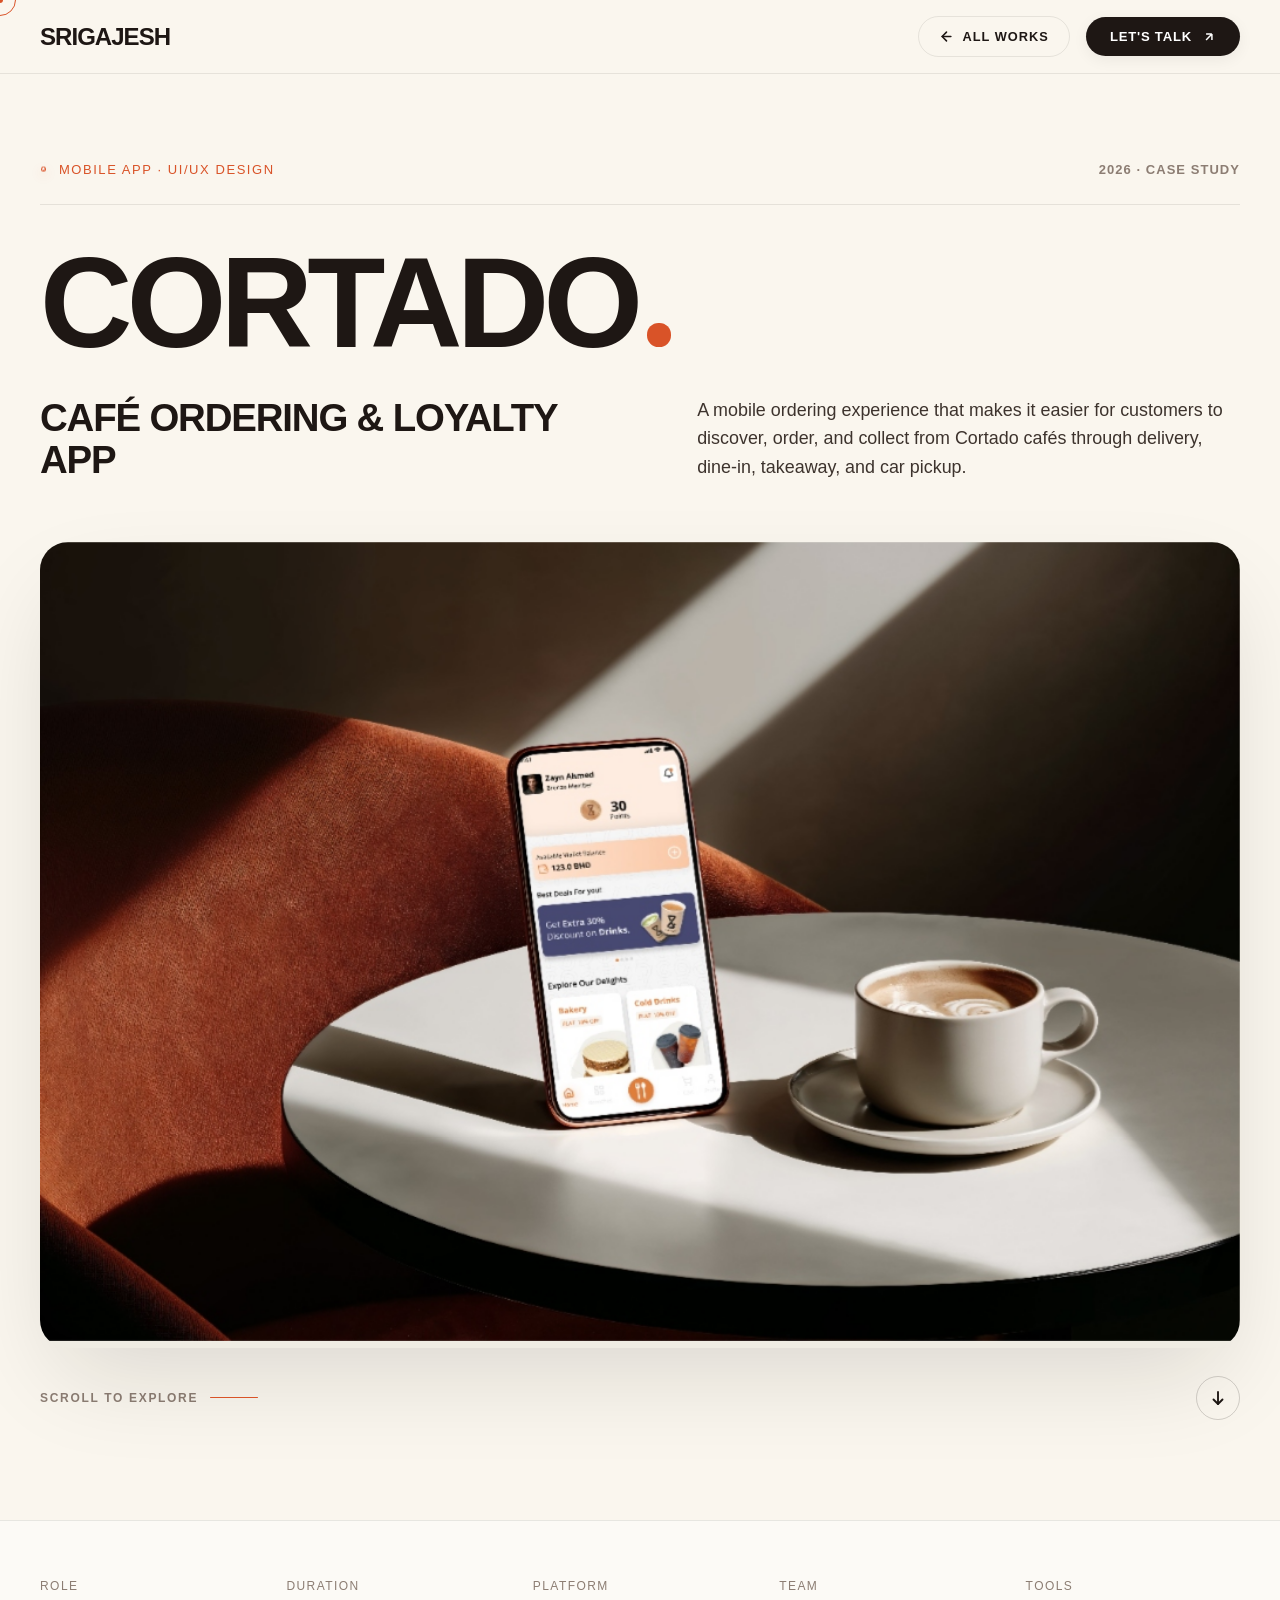
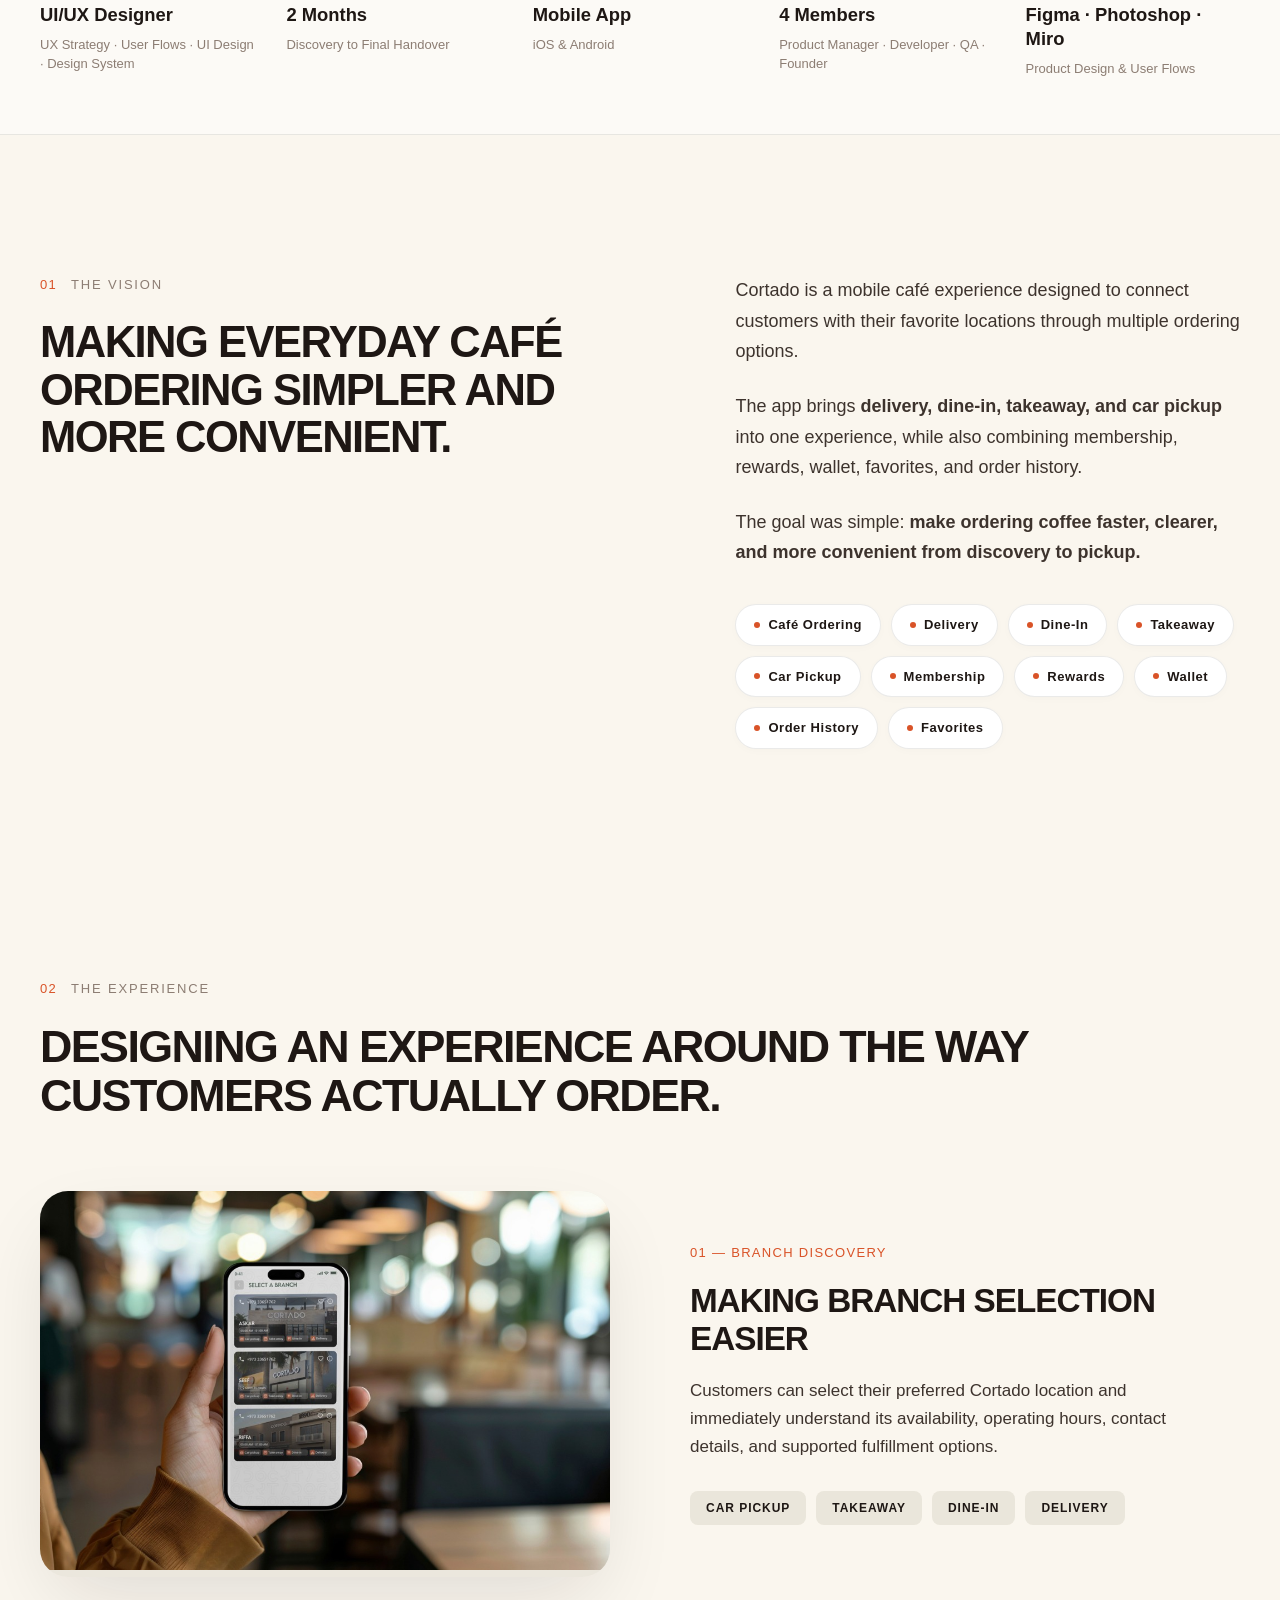
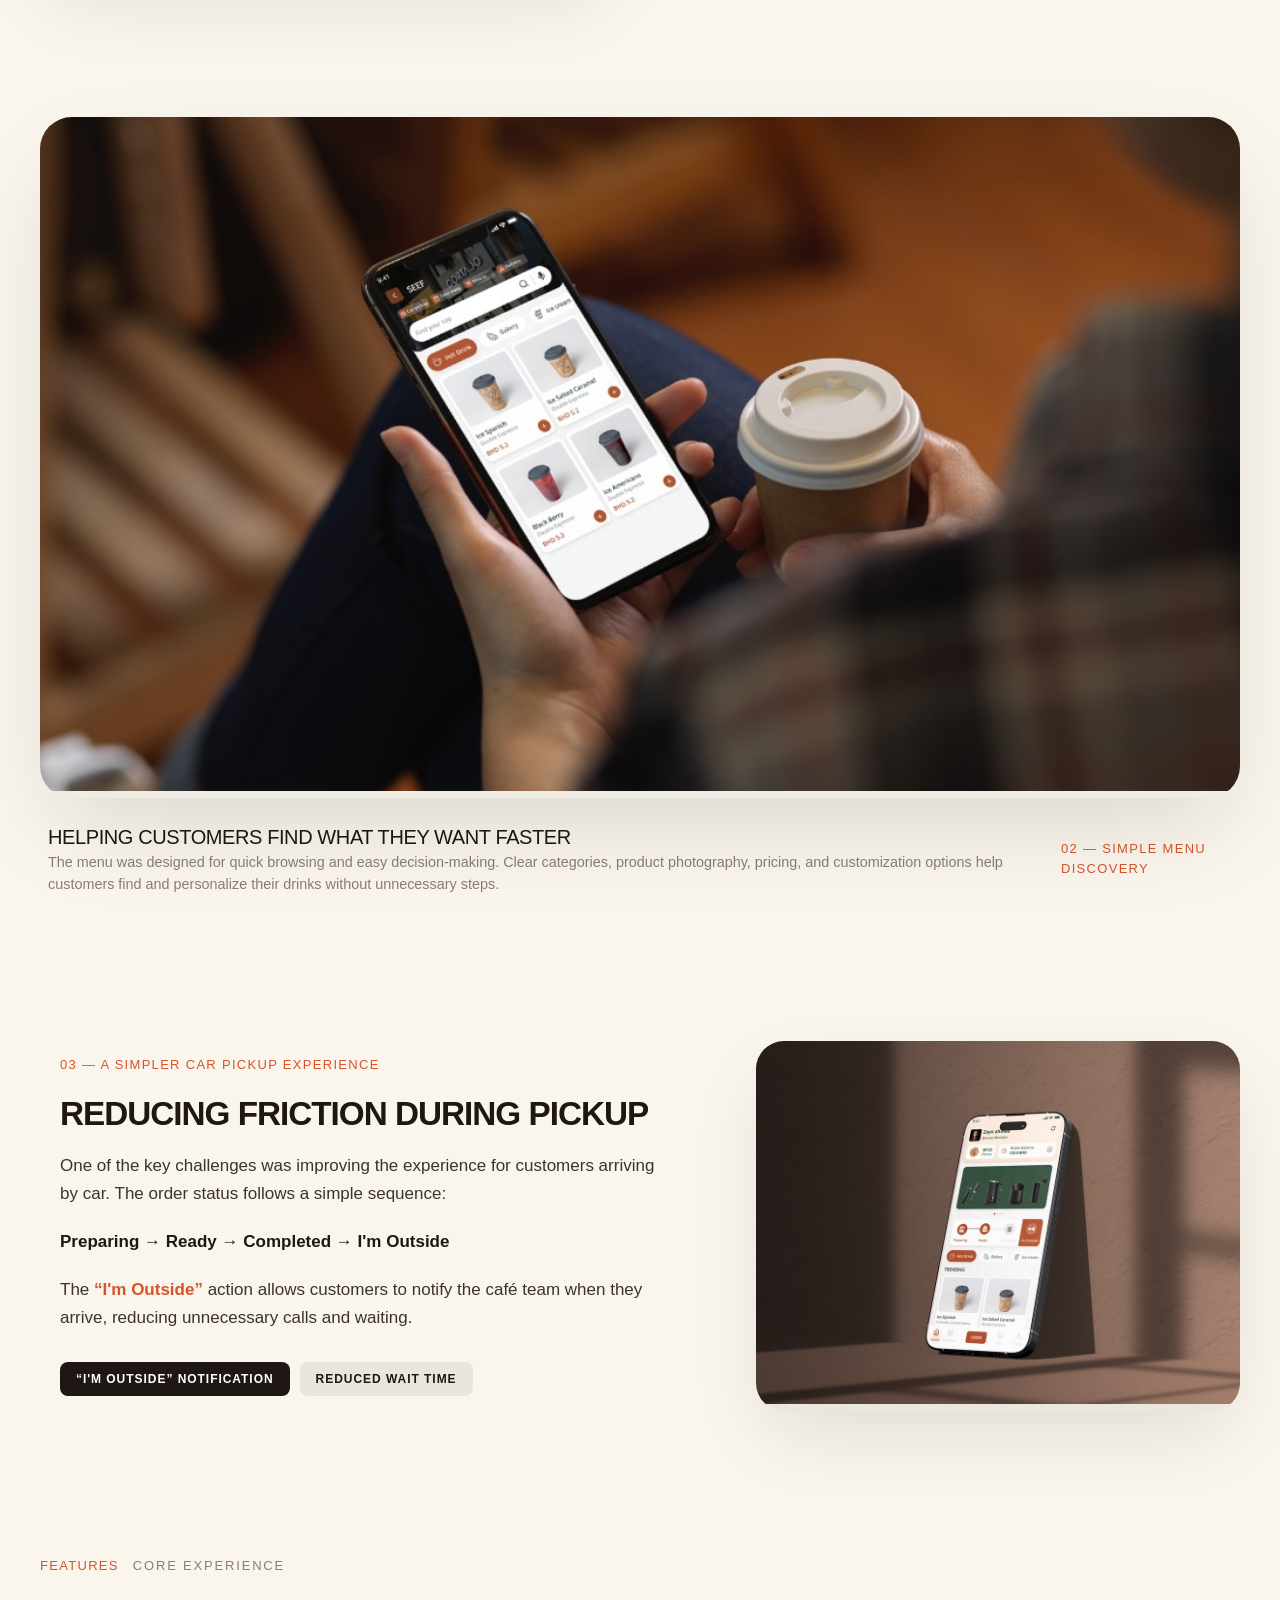
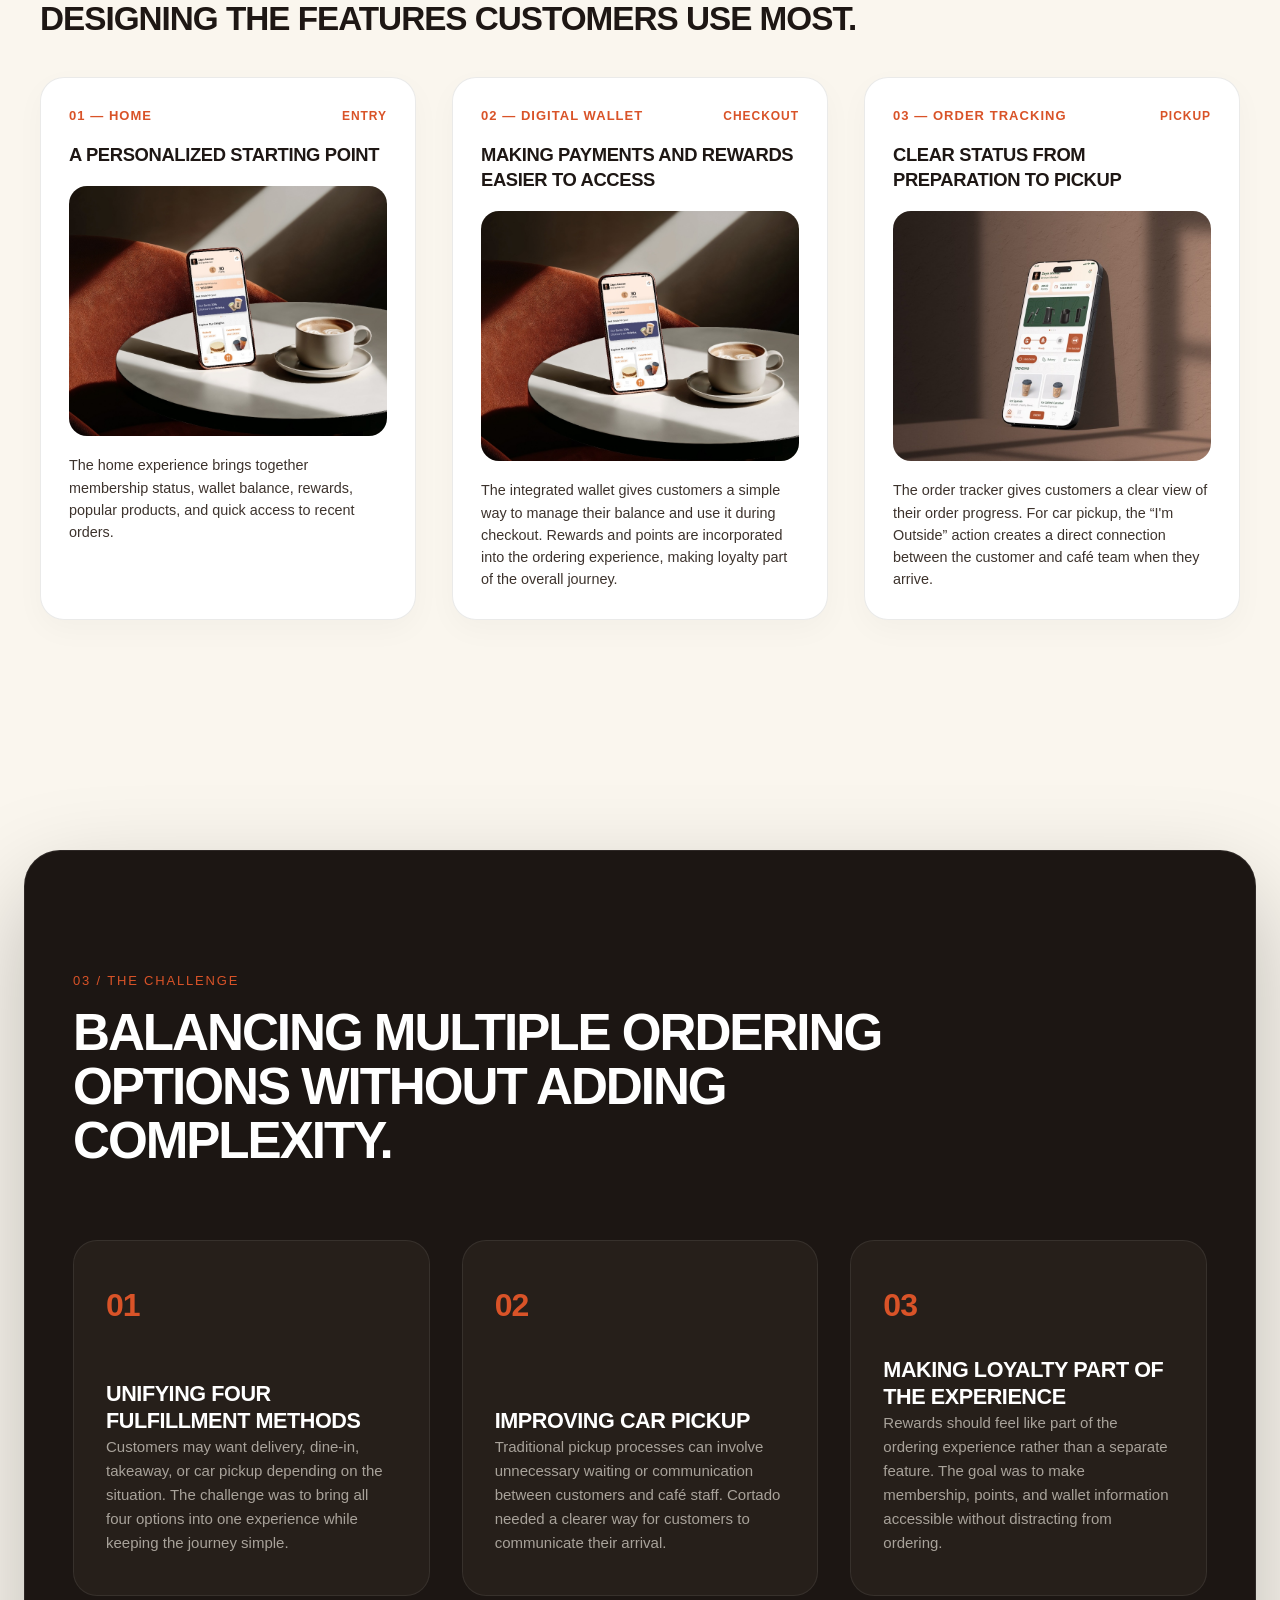
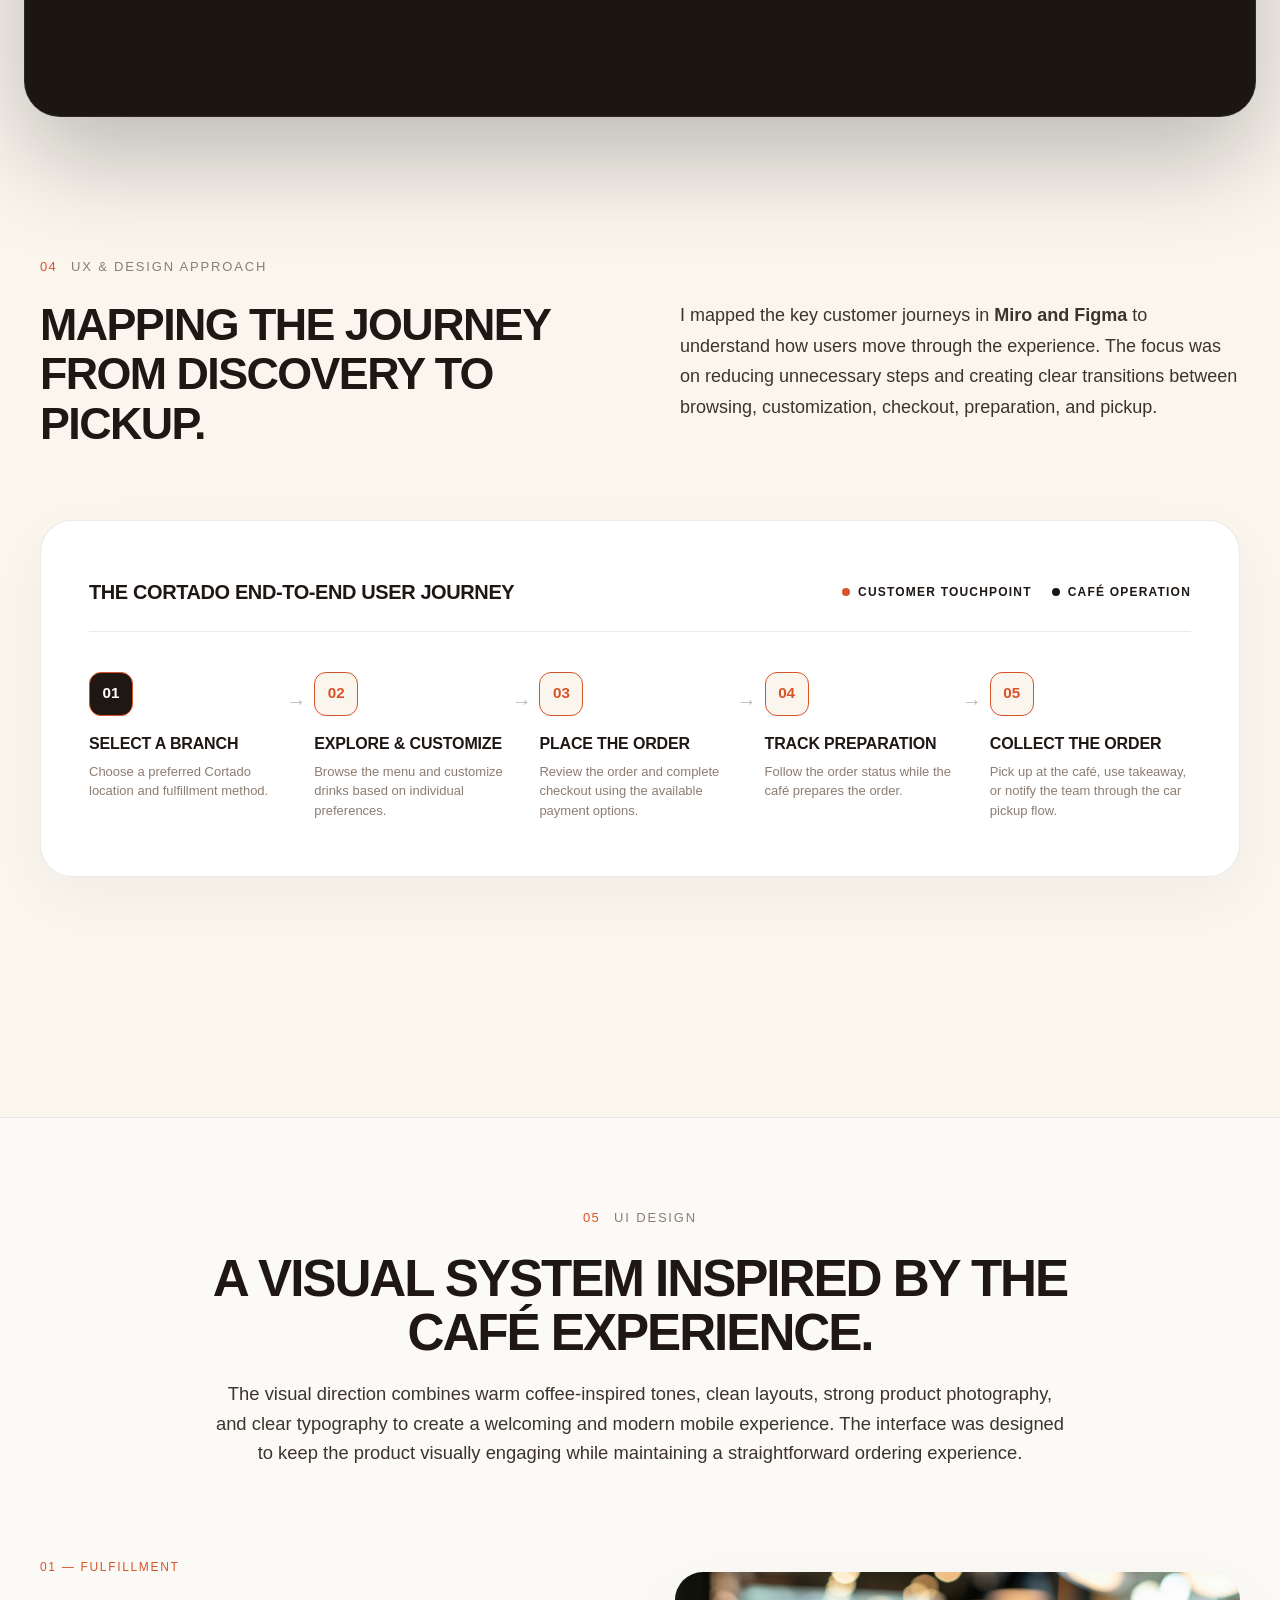
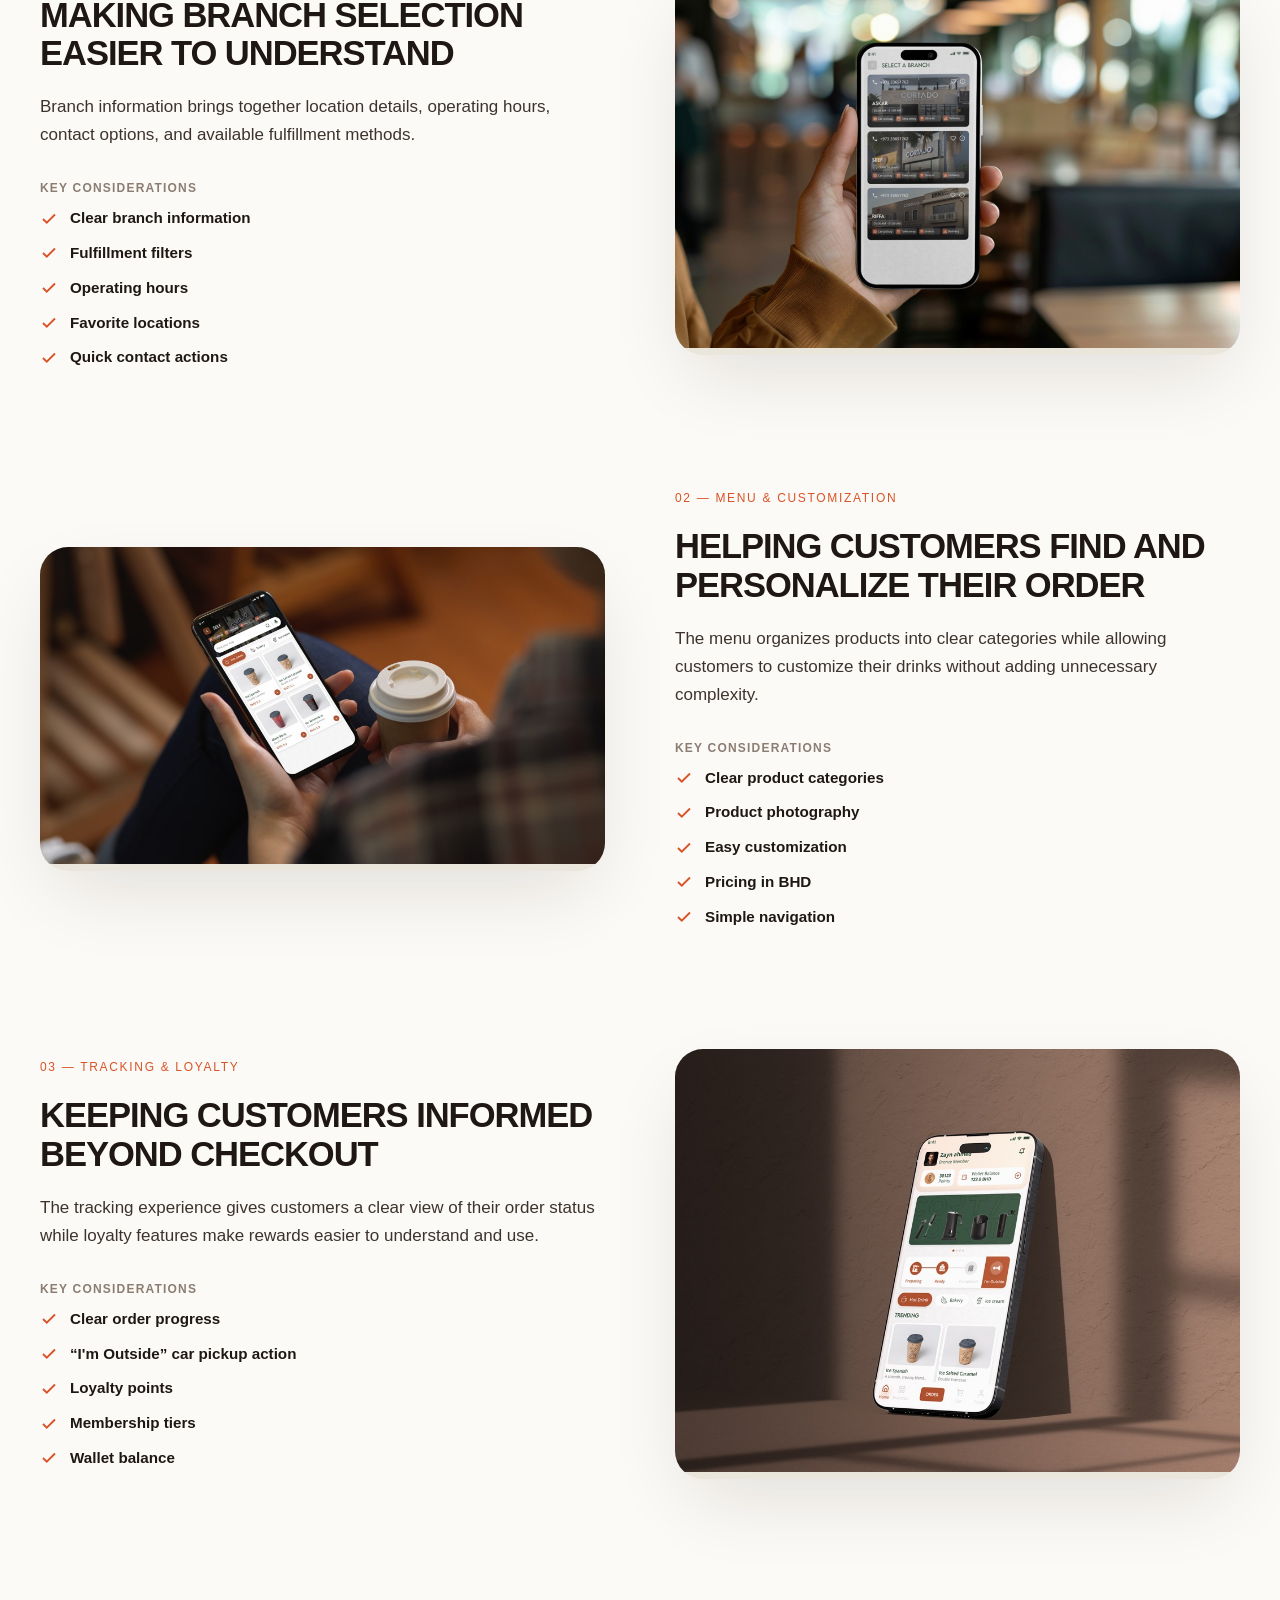
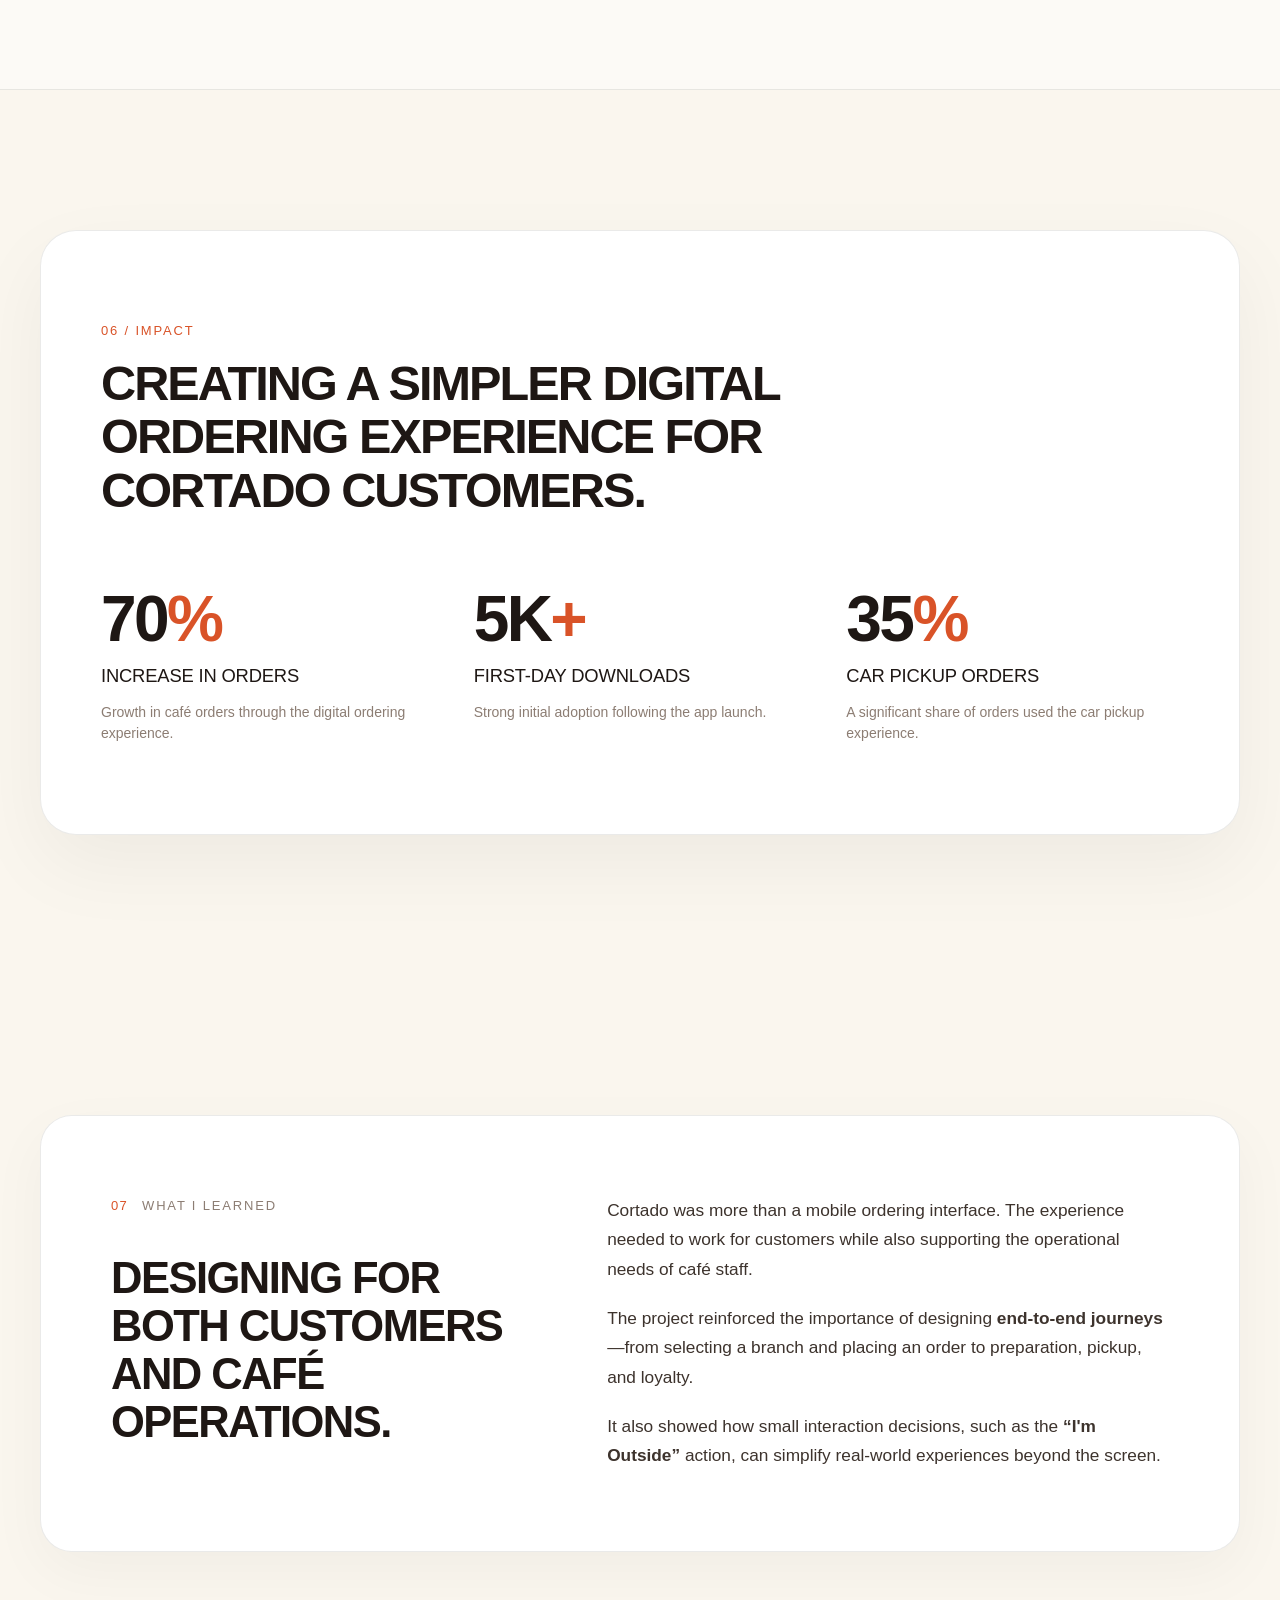
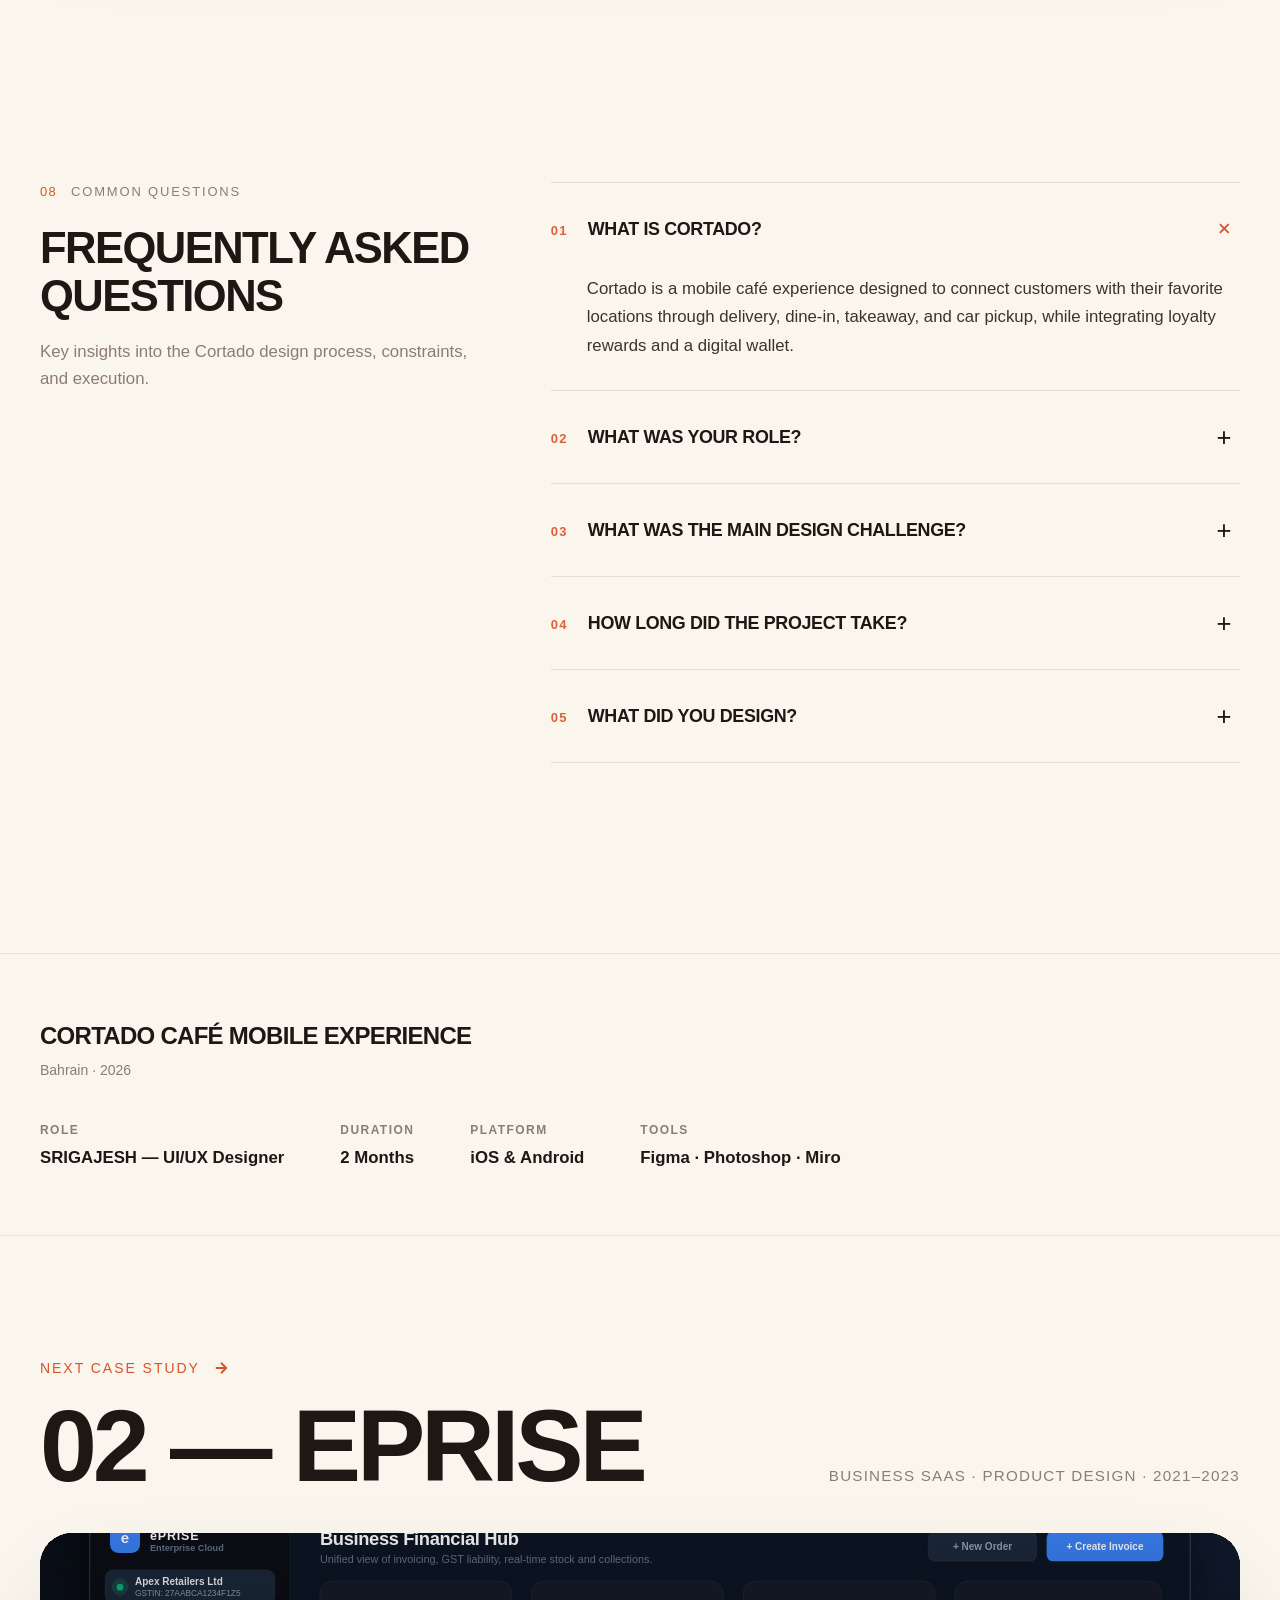
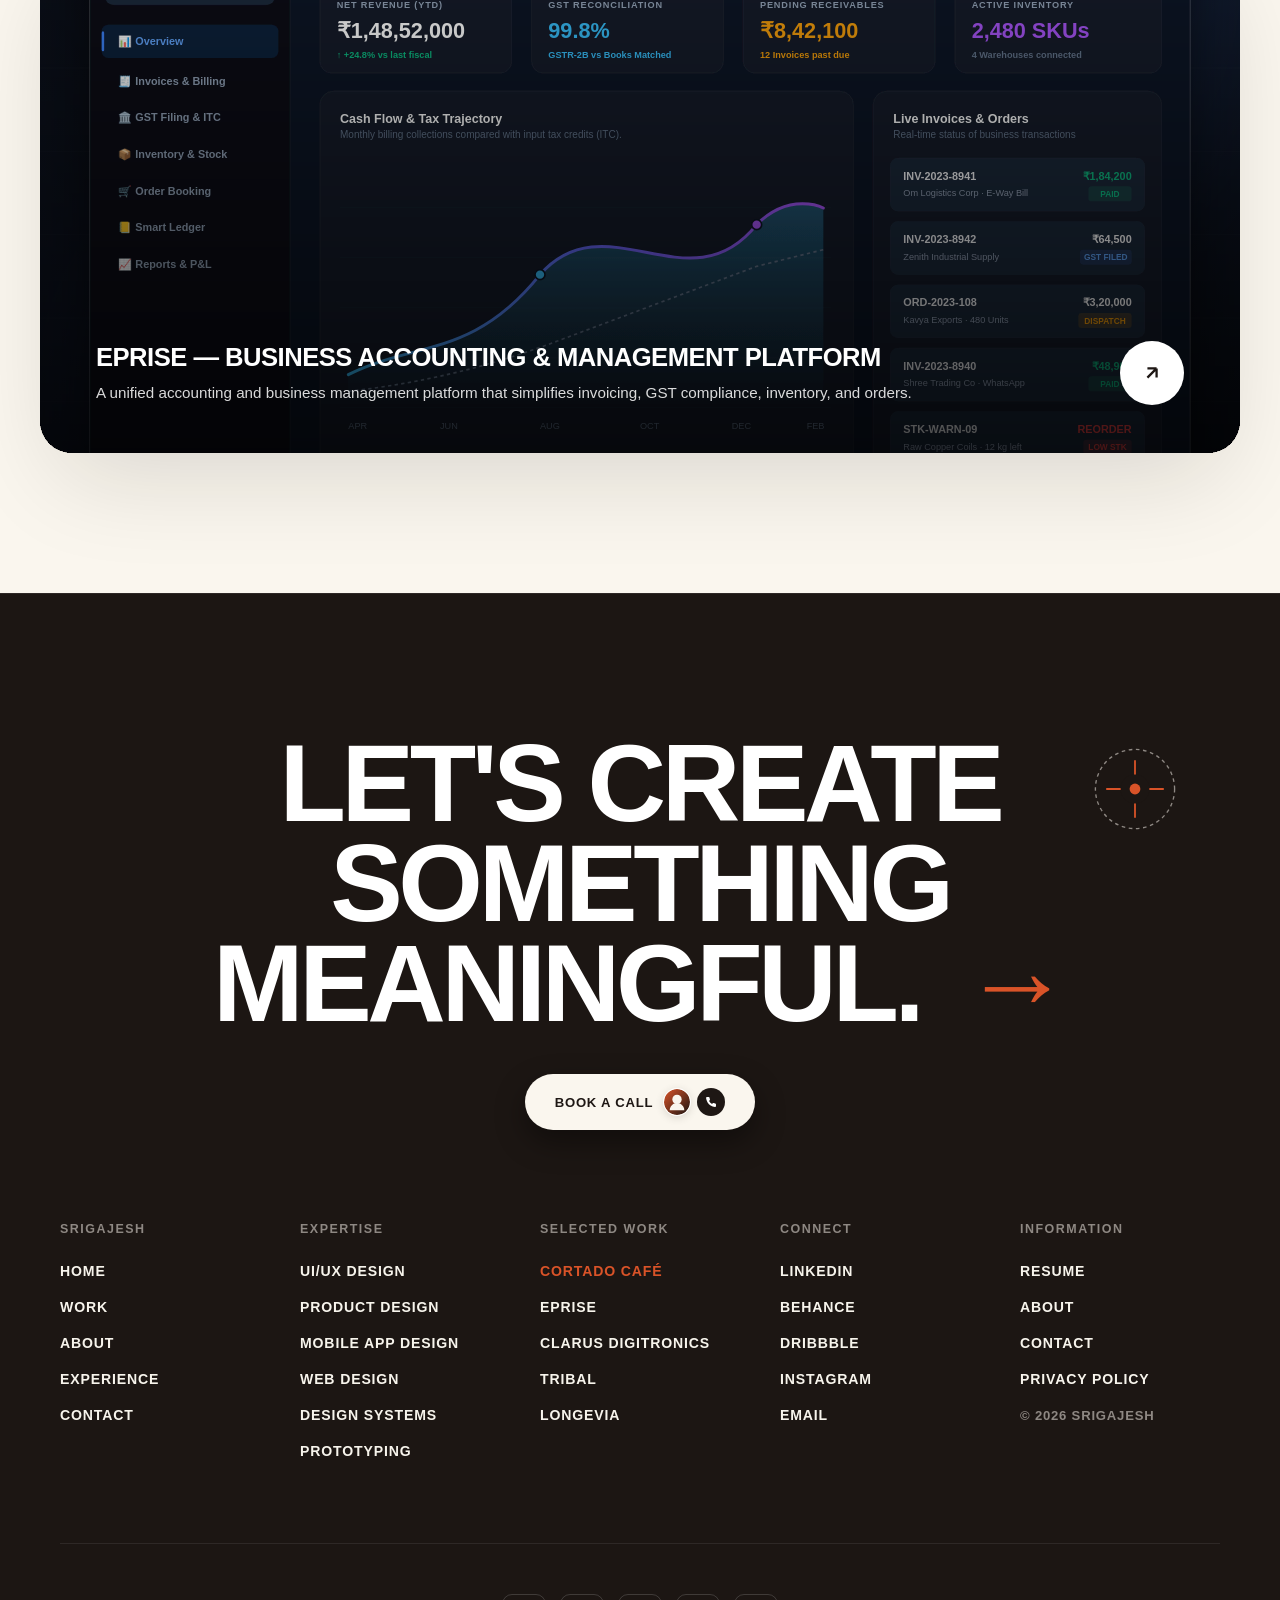
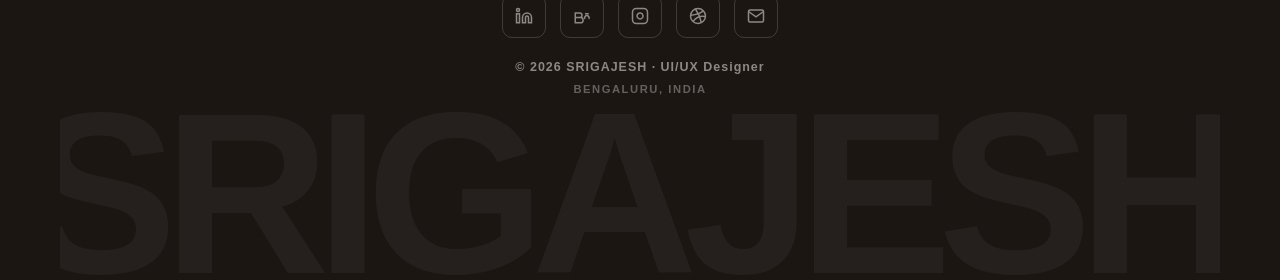
<file: cortado.html>
<!DOCTYPE html>
<html lang="en">
<head>
  <meta charset="UTF-8">
  <meta name="viewport" content="width=device-width, initial-scale=1.0">
  <title>Cortado — Café Ordering & Loyalty App | SRIGAJESH UI/UX Designer</title>
  <meta name="description" content="Case study of Cortado: A mobile café app designed by SRIGAJESH for delivery, dine-in, takeaway, car pickup, rewards, membership, and digital wallet.">
  
  <!-- Font Preconnect & Embed -->
  <link rel="preconnect" href="https://fonts.googleapis.com">
  <link rel="preconnect" href="https://fonts.gstatic.com" crossorigin>
  <link href="https://fonts.googleapis.com/css2?family=Space+Grotesk:wght@400;500;600;700&family=Syne:wght@700;800&display=swap" rel="stylesheet">
  
  <!-- Homepage Master Stylesheet + Cortado Case Study Extension -->
  <link rel="stylesheet" href="styles.css?v=4.9">
  <link rel="stylesheet" href="cortado.css?v=5.1">
</head>
<body class="theme-cortado">

  <!-- Custom Cursor Dot & Ring (Matching Homepage) -->
  <div class="cursor-dot" id="cursor-dot"></div>
  <div class="cursor-ring" id="cursor-ring"></div>

  <!-- FIXED TOP HEADER (Matching Homepage Header) -->
  <header class="site-header" id="site-header">
    <div class="header-container">
      <a href="index.html" class="brand-logo" aria-label="SRIGAJESH Portfolio Home">
        SRIGAJESH
      </a>
      
      <div class="header-right">
        <a href="index.html#work" class="back-to-works-btn" aria-label="Back to all projects">
          <svg width="15" height="15" viewBox="0 0 24 24" fill="none" stroke="currentColor" stroke-width="2.5" stroke-linecap="round" stroke-linejoin="round">
            <line x1="19" y1="12" x2="5" y2="12"></line>
            <polyline points="12 19 5 12 12 5"></polyline>
          </svg>
          <span>ALL WORKS</span>
        </a>

        <button class="cta-talk-btn" id="open-contact-btn" aria-label="Open contact form">
          <span>LET'S TALK</span>
          <svg class="btn-arrow" width="14" height="14" viewBox="0 0 24 24" fill="none" stroke="currentColor" stroke-width="2.5">
            <path d="M7 17L17 7M17 7H7M17 7V17"/>
          </svg>
        </button>
      </div>
    </div>
  </header>

  <main class="cortado-page-wrap">

    <!-- ==========================================================================
         HERO SECTION
         ========================================================================== -->
    <section class="hero-editorial">
      <div class="container-content">
        
        <!-- Top Eyebrow Tag -->
        <div class="hero-meta-top">
          <div class="hero-tag">
            <span class="orange-accent-badge"><span class="badge-inner">★</span></span>
            <span>Mobile App · UI/UX Design</span>
          </div>
          <div class="hero-year-badge">
            <span>2026 · Case Study</span>
          </div>
        </div>

        <!-- Huge Display Title -->
        <div class="hero-title-wrap">
          <h1 class="hero-title-main">
            Cortado<span class="hero-title-dot"></span>
          </h1>
        </div>

        <!-- Subtitle & Statement Row -->
        <div class="hero-statement-row">
          <h2 class="hero-subtitle-primary">
            Café Ordering &amp; Loyalty App
          </h2>
          <p class="hero-statement-lead">
            A mobile ordering experience that makes it easier for customers to discover, order, and collect from Cortado cafés through delivery, dine-in, takeaway, and car pickup.
          </p>
        </div>

        <!-- Full-Scale Hero Visual Mockup -->
        <div class="hero-visual-frame">
          <img 
            src="images/cortado-hero.jpg" 
            alt="Cortado Café Ordering App mockup on sunlit coffee table with ceramic cappuccino cup"
            class="hero-visual-img"
            loading="eager"
          >
        </div>

        <!-- Scroll Indicator (Matching Homepage Downward Arrow Box) -->
        <div class="hero-scroll-indicator">
          <div class="scroll-text">
            <span>Scroll to Explore</span>
            <div class="scroll-line"></div>
          </div>
          <div class="downward-arrow-box" style="margin-bottom: 0;">
            <svg width="18" height="18" viewBox="0 0 24 24" fill="none" stroke="currentColor" stroke-width="2.5" stroke-linecap="round" stroke-linejoin="round">
              <line x1="12" y1="4" x2="12" y2="20"></line>
              <polyline points="18 14 12 20 6 14"></polyline>
            </svg>
          </div>
        </div>

      </div>
    </section>

    <!-- ==========================================================================
         PROJECT INFORMATION
         ========================================================================== -->
    <section class="section-project-info">
      <div class="container-content">
        <div class="info-grid-5">
          <div class="info-item">
            <span class="info-label">Role</span>
            <span class="info-value">UI/UX Designer</span>
            <span class="info-sub">UX Strategy · User Flows · UI Design · Design System</span>
          </div>
          <div class="info-item">
            <span class="info-label">Duration</span>
            <span class="info-value">2 Months</span>
            <span class="info-sub">Discovery to Final Handover</span>
          </div>
          <div class="info-item">
            <span class="info-label">Platform</span>
            <span class="info-value">Mobile App</span>
            <span class="info-sub">iOS &amp; Android</span>
          </div>
          <div class="info-item">
            <span class="info-label">Team</span>
            <span class="info-value">4 Members</span>
            <span class="info-sub">Product Manager · Developer · QA · Founder</span>
          </div>
          <div class="info-item">
            <span class="info-label">Tools</span>
            <span class="info-value">Figma · Photoshop · Miro</span>
            <span class="info-sub">Product Design &amp; User Flows</span>
          </div>
        </div>
      </div>
    </section>

    <!-- ==========================================================================
         01 — THE VISION
         ========================================================================== -->
    <section class="editorial-section-space">
      <div class="container-content">
        <div class="overview-editorial-block">
          <div class="overview-heading-col">
            <div class="story-chapter-label">
              <span class="chapter-number">01</span>
              <span class="chapter-title">The Vision</span>
            </div>
            <h2 class="overview-heading-lead">
              Making everyday café ordering simpler and more convenient.
            </h2>
          </div>

          <div class="overview-content-col">
            <p class="overview-text-p">
              Cortado is a mobile café experience designed to connect customers with their favorite locations through multiple ordering options.
            </p>
            <p class="overview-text-p">
              The app brings <strong>delivery, dine-in, takeaway, and car pickup</strong> into one experience, while also combining membership, rewards, wallet, favorites, and order history.
            </p>
            <p class="overview-text-p">
              The goal was simple: <strong>make ordering coffee faster, clearer, and more convenient from discovery to pickup.</strong>
            </p>

            <div class="feature-pills-list">
              <span class="feature-pill"><span class="feature-pill-dot"></span>Café Ordering</span>
              <span class="feature-pill"><span class="feature-pill-dot"></span>Delivery</span>
              <span class="feature-pill"><span class="feature-pill-dot"></span>Dine-In</span>
              <span class="feature-pill"><span class="feature-pill-dot"></span>Takeaway</span>
              <span class="feature-pill"><span class="feature-pill-dot"></span>Car Pickup</span>
              <span class="feature-pill"><span class="feature-pill-dot"></span>Membership</span>
              <span class="feature-pill"><span class="feature-pill-dot"></span>Rewards</span>
              <span class="feature-pill"><span class="feature-pill-dot"></span>Wallet</span>
              <span class="feature-pill"><span class="feature-pill-dot"></span>Order History</span>
              <span class="feature-pill"><span class="feature-pill-dot"></span>Favorites</span>
            </div>
          </div>
        </div>
      </div>
    </section>

    <!-- ==========================================================================
         02 — THE EXPERIENCE (Visual Storytelling Rhythm)
         ========================================================================== -->
    <section class="editorial-section-space-sm">
      <div class="container-content">
        <div class="story-chapter-label">
          <span class="chapter-number">02</span>
          <span class="chapter-title">The Experience</span>
        </div>
        <h2 class="approach-title" style="margin-bottom: 70px;">
          Designing an experience around the way customers actually order.
        </h2>
      </div>

      <!-- Composition A: 50/50 Split (Branch Discovery) -->
      <div class="container-content">
        <div class="composition-split-50">
          <div class="composition-media-card">
            <img 
              src="images/cortado-branches.jpg" 
              alt="Cortado branch selection screen showing Askar, Seef, and Riffa café locations with car pickup badges"
              loading="lazy"
            >
          </div>
          <div class="composition-caption-col">
            <span class="chapter-number">01 — BRANCH DISCOVERY</span>
            <h3 class="comp-title">Making branch selection easier</h3>
            <p class="comp-desc">
              Customers can select their preferred Cortado location and immediately understand its availability, operating hours, contact details, and supported fulfillment options.
            </p>
            <div class="branch-preview-pills">
              <span class="branch-pill">Car Pickup</span>
              <span class="branch-pill">Takeaway</span>
              <span class="branch-pill">Dine-in</span>
              <span class="branch-pill">Delivery</span>
            </div>
          </div>
        </div>
      </div>

      <!-- Composition B: Large Centered Visual (Menu Discovery) -->
      <div class="container-wide">
        <div class="composition-centered-wide">
          <div class="centered-wide-card">
            <img 
              src="images/cortado-menu.jpg" 
              alt="Hand holding phone displaying Cortado artisanal coffee menu with cups of iced latte"
              loading="lazy"
            >
          </div>
          <div class="centered-caption-strip">
            <div>
              <span class="caption-label">Helping customers find what they want faster</span>
              <p class="caption-sub">The menu was designed for quick browsing and easy decision-making. Clear categories, product photography, pricing, and customization options help customers find and personalize their drinks without unnecessary steps.</p>
            </div>
            <span class="chapter-number">02 — SIMPLE MENU DISCOVERY</span>
          </div>
        </div>
      </div>

      <!-- Composition C: Asymmetric 2-Screen Layout (Car Pickup) -->
      <div class="container-content">
        <div class="composition-asymmetric">
          <div class="composition-caption-col">
            <span class="chapter-number">03 — A SIMPLER CAR PICKUP EXPERIENCE</span>
            <h3 class="comp-title">Reducing friction during pickup</h3>
            <p class="comp-desc">
              One of the key challenges was improving the experience for customers arriving by car. The order status follows a simple sequence:
            </p>
            <p class="comp-desc" style="font-weight: 700; color: var(--text-black);">
              Preparing → Ready → Completed → I'm Outside
            </p>
            <p class="comp-desc">
              The <strong style="color: var(--accent-orange);">“I'm Outside”</strong> action allows customers to notify the café team when they arrive, reducing unnecessary calls and waiting.
            </p>
            <div class="branch-preview-pills">
              <span class="branch-pill" style="background: var(--text-black); color: #FFF;">“I'm Outside” Notification</span>
              <span class="branch-pill">Reduced Wait Time</span>
            </div>
          </div>
          <div class="composition-media-card">
            <img 
              src="images/cortado-status.jpg" 
              alt="Cortado app order tracking showing Preparing, Ready, Completed, and I'm Outside status tracker"
              loading="lazy"
            >
          </div>
        </div>
      </div>

      <!-- Core Experience Trio Section -->
      <div class="container-content">
        <div style="margin-bottom: 40px;">
          <div class="story-chapter-label">
            <span class="chapter-number">FEATURES</span>
            <span class="chapter-title">Core Experience</span>
          </div>
          <h3 class="comp-title" style="margin-bottom: 8px;">Designing the features customers use most.</h3>
        </div>

        <div class="screens-trio-row">
          
          <div class="trio-card">
            <div class="trio-card-header">
              <span class="trio-step-num">01 — HOME</span>
              <span class="chapter-number">ENTRY</span>
            </div>
            <h4 class="trio-screen-title">A personalized starting point</h4>
            <div class="trio-visual-container">
              <img src="images/cortado-hero.jpg" alt="Home Dashboard" class="trio-visual-img" loading="lazy">
            </div>
            <p class="trio-desc">
              The home experience brings together membership status, wallet balance, rewards, popular products, and quick access to recent orders.
            </p>
          </div>

          <div class="trio-card">
            <div class="trio-card-header">
              <span class="trio-step-num">02 — DIGITAL WALLET</span>
              <span class="chapter-number">CHECKOUT</span>
            </div>
            <h4 class="trio-screen-title">Making payments and rewards easier to access</h4>
            <div class="trio-visual-container">
              <img src="images/cortado-hero.jpg" alt="Digital Wallet and Rewards" class="trio-visual-img" style="object-position: center top;" loading="lazy">
            </div>
            <p class="trio-desc">
              The integrated wallet gives customers a simple way to manage their balance and use it during checkout. Rewards and points are incorporated into the ordering experience, making loyalty part of the overall journey.
            </p>
          </div>

          <div class="trio-card">
            <div class="trio-card-header">
              <span class="trio-step-num">03 — ORDER TRACKING</span>
              <span class="chapter-number">PICKUP</span>
            </div>
            <h4 class="trio-screen-title">Clear status from preparation to pickup</h4>
            <div class="trio-visual-container">
              <img src="images/cortado-status.jpg" alt="Curbside Order Tracking with I'm Outside feature" class="trio-visual-img" loading="lazy">
            </div>
            <p class="trio-desc">
              The order tracker gives customers a clear view of their order progress. For car pickup, the “I'm Outside” action creates a direct connection between the customer and café team when they arrive.
            </p>
          </div>

        </div>
      </div>

    </section>

    <!-- ==========================================================================
         03 — THE CHALLENGE (Signature Dark Studio Container)
         ========================================================================== -->
    <section class="section-dark-editorial">
      <div class="challenge-header-block">
        <span class="challenge-label-accent">03 / The Challenge</span>
        <h2 class="challenge-display-title">
          Balancing multiple ordering options without adding complexity.
        </h2>
      </div>

      <div class="challenge-cards-grid">
        
        <div class="challenge-card">
          <span class="challenge-num">01</span>
          <div class="challenge-card-body">
            <h3 class="challenge-item-title">Unifying four fulfillment methods</h3>
            <p class="challenge-item-desc">
              Customers may want delivery, dine-in, takeaway, or car pickup depending on the situation. The challenge was to bring all four options into one experience while keeping the journey simple.
            </p>
          </div>
        </div>

        <div class="challenge-card">
          <span class="challenge-num">02</span>
          <div class="challenge-card-body">
            <h3 class="challenge-item-title">Improving car pickup</h3>
            <p class="challenge-item-desc">
              Traditional pickup processes can involve unnecessary waiting or communication between customers and café staff. Cortado needed a clearer way for customers to communicate their arrival.
            </p>
          </div>
        </div>

        <div class="challenge-card">
          <span class="challenge-num">03</span>
          <div class="challenge-card-body">
            <h3 class="challenge-item-title">Making loyalty part of the experience</h3>
            <p class="challenge-item-desc">
              Rewards should feel like part of the ordering experience rather than a separate feature. The goal was to make membership, points, and wallet information accessible without distracting from ordering.
            </p>
          </div>
        </div>

      </div>
    </section>

    <!-- ==========================================================================
         04 — UX & DESIGN APPROACH
         ========================================================================== -->
    <section class="editorial-section-space">
      <div class="container-content">
        <div class="story-chapter-label">
          <span class="chapter-number">04</span>
          <span class="chapter-title">UX &amp; Design Approach</span>
        </div>

        <div class="approach-lead-block">
          <h2 class="approach-title">
            Mapping the journey from discovery to pickup.
          </h2>
          <p class="approach-desc">
            I mapped the key customer journeys in <strong>Miro and Figma</strong> to understand how users move through the experience. The focus was on reducing unnecessary steps and creating clear transitions between browsing, customization, checkout, preparation, and pickup.
          </p>
        </div>

        <!-- Journey Architecture Diagram -->
        <div class="journey-diagram-wrapper">
          <div class="diagram-header">
            <h3 class="diagram-title">The Cortado End-to-End User Journey</h3>
            <div class="diagram-legend">
              <div class="legend-item">
                <span class="legend-dot-orange"></span>
                <span>Customer Touchpoint</span>
              </div>
              <div class="legend-item">
                <span class="legend-dot-black"></span>
                <span>Café Operation</span>
              </div>
            </div>
          </div>

          <div class="flow-steps-grid">
            
            <div class="flow-step-item active-step">
              <div class="step-indicator">01</div>
              <div class="step-content-box">
                <h4>Select a Branch</h4>
                <p>Choose a preferred Cortado location and fulfillment method.</p>
              </div>
            </div>

            <div class="flow-step-item">
              <div class="step-indicator">02</div>
              <div class="step-content-box">
                <h4>Explore &amp; Customize</h4>
                <p>Browse the menu and customize drinks based on individual preferences.</p>
              </div>
            </div>

            <div class="flow-step-item">
              <div class="step-indicator">03</div>
              <div class="step-content-box">
                <h4>Place the Order</h4>
                <p>Review the order and complete checkout using the available payment options.</p>
              </div>
            </div>

            <div class="flow-step-item">
              <div class="step-indicator">04</div>
              <div class="step-content-box">
                <h4>Track Preparation</h4>
                <p>Follow the order status while the café prepares the order.</p>
              </div>
            </div>

            <div class="flow-step-item">
              <div class="step-indicator">05</div>
              <div class="step-content-box">
                <h4>Collect the Order</h4>
                <p>Pick up at the café, use takeaway, or notify the team through the car pickup flow.</p>
              </div>
            </div>

          </div>
        </div>

      </div>
    </section>

    <!-- ==========================================================================
         05 — UI DESIGN
         ========================================================================== -->
    <section class="editorial-section-space-sm" style="background-color: rgba(255, 255, 255, 0.5); border-top: 1px solid var(--border-subtle); border-bottom: 1px solid var(--border-subtle);">
      <div class="container-content">
        
        <div class="ui-showcase-header">
          <div class="story-chapter-label" style="justify-content: center;">
            <span class="chapter-number">05</span>
            <span class="chapter-title">UI Design</span>
          </div>
          <h2 class="ui-showcase-title">A visual system inspired by the café experience.</h2>
          <p class="ui-showcase-subtitle">
            The visual direction combines warm coffee-inspired tones, clean layouts, strong product photography, and clear typography to create a welcoming and modern mobile experience. The interface was designed to keep the product visually engaging while maintaining a straightforward ordering experience.
          </p>
        </div>

        <!-- Breakdown Row 1: Fulfillment -->
        <div class="feature-breakdown-row">
          <div class="breakdown-text-panel">
            <span class="breakdown-tag">01 — FULFILLMENT</span>
            <h3 class="breakdown-title">Making branch selection easier to understand</h3>
            <p class="breakdown-body">
              Branch information brings together location details, operating hours, contact options, and available fulfillment methods.
            </p>
            <div style="margin-top: 10px;">
              <span style="font-family: var(--font-primary); font-size: 0.75rem; font-weight: 600; letter-spacing: 0.1em; text-transform: uppercase; color: var(--text-muted); display: block; margin-bottom: 10px;">Key considerations</span>
              <ul class="breakdown-specs-list">
                <li class="spec-bullet">
                  <svg width="18" height="18" viewBox="0 0 24 24" fill="none" stroke="currentColor" stroke-width="2.5"><polyline points="20 6 9 17 4 12"/></svg>
                  <span>Clear branch information</span>
                </li>
                <li class="spec-bullet">
                  <svg width="18" height="18" viewBox="0 0 24 24" fill="none" stroke="currentColor" stroke-width="2.5"><polyline points="20 6 9 17 4 12"/></svg>
                  <span>Fulfillment filters</span>
                </li>
                <li class="spec-bullet">
                  <svg width="18" height="18" viewBox="0 0 24 24" fill="none" stroke="currentColor" stroke-width="2.5"><polyline points="20 6 9 17 4 12"/></svg>
                  <span>Operating hours</span>
                </li>
                <li class="spec-bullet">
                  <svg width="18" height="18" viewBox="0 0 24 24" fill="none" stroke="currentColor" stroke-width="2.5"><polyline points="20 6 9 17 4 12"/></svg>
                  <span>Favorite locations</span>
                </li>
                <li class="spec-bullet">
                  <svg width="18" height="18" viewBox="0 0 24 24" fill="none" stroke="currentColor" stroke-width="2.5"><polyline points="20 6 9 17 4 12"/></svg>
                  <span>Quick contact actions</span>
                </li>
              </ul>
            </div>
          </div>
          <div class="breakdown-visual-card">
            <img src="images/cortado-branches.jpg" alt="Branch selection interface in Cortado app" loading="lazy">
          </div>
        </div>

        <!-- Breakdown Row 2: Menu & Customization (Reversed) -->
        <div class="feature-breakdown-row reverse">
          <div class="breakdown-text-panel">
            <span class="breakdown-tag">02 — MENU &amp; CUSTOMIZATION</span>
            <h3 class="breakdown-title">Helping customers find and personalize their order</h3>
            <p class="breakdown-body">
              The menu organizes products into clear categories while allowing customers to customize their drinks without adding unnecessary complexity.
            </p>
            <div style="margin-top: 10px;">
              <span style="font-family: var(--font-primary); font-size: 0.75rem; font-weight: 600; letter-spacing: 0.1em; text-transform: uppercase; color: var(--text-muted); display: block; margin-bottom: 10px;">Key considerations</span>
              <ul class="breakdown-specs-list">
                <li class="spec-bullet">
                  <svg width="18" height="18" viewBox="0 0 24 24" fill="none" stroke="currentColor" stroke-width="2.5"><polyline points="20 6 9 17 4 12"/></svg>
                  <span>Clear product categories</span>
                </li>
                <li class="spec-bullet">
                  <svg width="18" height="18" viewBox="0 0 24 24" fill="none" stroke="currentColor" stroke-width="2.5"><polyline points="20 6 9 17 4 12"/></svg>
                  <span>Product photography</span>
                </li>
                <li class="spec-bullet">
                  <svg width="18" height="18" viewBox="0 0 24 24" fill="none" stroke="currentColor" stroke-width="2.5"><polyline points="20 6 9 17 4 12"/></svg>
                  <span>Easy customization</span>
                </li>
                <li class="spec-bullet">
                  <svg width="18" height="18" viewBox="0 0 24 24" fill="none" stroke="currentColor" stroke-width="2.5"><polyline points="20 6 9 17 4 12"/></svg>
                  <span>Pricing in BHD</span>
                </li>
                <li class="spec-bullet">
                  <svg width="18" height="18" viewBox="0 0 24 24" fill="none" stroke="currentColor" stroke-width="2.5"><polyline points="20 6 9 17 4 12"/></svg>
                  <span>Simple navigation</span>
                </li>
              </ul>
            </div>
          </div>
          <div class="breakdown-visual-card">
            <img src="images/cortado-menu.jpg" alt="Cortado drink menu browsing screen" loading="lazy">
          </div>
        </div>

        <!-- Breakdown Row 3: Tracking & Loyalty -->
        <div class="feature-breakdown-row">
          <div class="breakdown-text-panel">
            <span class="breakdown-tag">03 — TRACKING &amp; LOYALTY</span>
            <h3 class="breakdown-title">Keeping customers informed beyond checkout</h3>
            <p class="breakdown-body">
              The tracking experience gives customers a clear view of their order status while loyalty features make rewards easier to understand and use.
            </p>
            <div style="margin-top: 10px;">
              <span style="font-family: var(--font-primary); font-size: 0.75rem; font-weight: 600; letter-spacing: 0.1em; text-transform: uppercase; color: var(--text-muted); display: block; margin-bottom: 10px;">Key considerations</span>
              <ul class="breakdown-specs-list">
                <li class="spec-bullet">
                  <svg width="18" height="18" viewBox="0 0 24 24" fill="none" stroke="currentColor" stroke-width="2.5"><polyline points="20 6 9 17 4 12"/></svg>
                  <span>Clear order progress</span>
                </li>
                <li class="spec-bullet">
                  <svg width="18" height="18" viewBox="0 0 24 24" fill="none" stroke="currentColor" stroke-width="2.5"><polyline points="20 6 9 17 4 12"/></svg>
                  <span>“I'm Outside” car pickup action</span>
                </li>
                <li class="spec-bullet">
                  <svg width="18" height="18" viewBox="0 0 24 24" fill="none" stroke="currentColor" stroke-width="2.5"><polyline points="20 6 9 17 4 12"/></svg>
                  <span>Loyalty points</span>
                </li>
                <li class="spec-bullet">
                  <svg width="18" height="18" viewBox="0 0 24 24" fill="none" stroke="currentColor" stroke-width="2.5"><polyline points="20 6 9 17 4 12"/></svg>
                  <span>Membership tiers</span>
                </li>
                <li class="spec-bullet">
                  <svg width="18" height="18" viewBox="0 0 24 24" fill="none" stroke="currentColor" stroke-width="2.5"><polyline points="20 6 9 17 4 12"/></svg>
                  <span>Wallet balance</span>
                </li>
              </ul>
            </div>
          </div>
          <div class="breakdown-visual-card">
            <img src="images/cortado-status.jpg" alt="Cortado app order tracker and loyalty screen" loading="lazy">
          </div>
        </div>

      </div>
    </section>

    <!-- ==========================================================================
         06 — IMPACT
         ========================================================================== -->
    <section class="editorial-section-space">
      <div class="container-content">
        
        <div class="results-editorial-panel" style="margin-bottom: 0;">
          <div class="results-header-block">
            <span class="results-eyebrow">06 / Impact</span>
            <h2 class="results-title">
              Creating a simpler digital ordering experience for Cortado customers.
            </h2>
          </div>

          <!-- Bold Stats Grid (3 Real Verified Metrics) -->
          <div class="stats-editorial-grid" style="border-bottom: none; margin-bottom: 0; padding-bottom: 0;">
            <div class="stat-card-editorial">
              <div class="stat-metric-big">70<span>%</span></div>
              <div class="stat-label-editorial">Increase in Orders</div>
              <p class="stat-sub-desc">Growth in café orders through the digital ordering experience.</p>
            </div>

            <div class="stat-card-editorial">
              <div class="stat-metric-big">5K<span>+</span></div>
              <div class="stat-label-editorial">First-Day Downloads</div>
              <p class="stat-sub-desc">Strong initial adoption following the app launch.</p>
            </div>

            <div class="stat-card-editorial">
              <div class="stat-metric-big">35<span>%</span></div>
              <div class="stat-label-editorial">Car Pickup Orders</div>
              <p class="stat-sub-desc">A significant share of orders used the car pickup experience.</p>
            </div>
          </div>

        </div>

      </div>
    </section>

    <!-- ==========================================================================
         07 — WHAT I LEARNED
         ========================================================================== -->
    <section class="editorial-section-space">
      <div class="container-content">
        <div class="learned-editorial-card">
          <div class="learned-heading-col">
            <div class="story-chapter-label">
              <span class="chapter-number">07</span>
              <span class="chapter-title">What I Learned</span>
            </div>
            <h2 class="learned-display-title">
              Designing for both customers and café operations.
            </h2>
          </div>

          <div class="learned-content-col">
            <p>
              Cortado was more than a mobile ordering interface. The experience needed to work for customers while also supporting the operational needs of café staff.
            </p>
            <p>
              The project reinforced the importance of designing <strong>end-to-end journeys</strong>—from selecting a branch and placing an order to preparation, pickup, and loyalty.
            </p>
            <p>
              It also showed how small interaction decisions, such as the <strong>“I'm Outside”</strong> action, can simplify real-world experiences beyond the screen.
            </p>
          </div>
        </div>
      </div>
    </section>

    <!-- ==========================================================================
         08 — COMMON QUESTIONS (FAQ ACCORDION)
         ========================================================================== -->
    <section class="editorial-section-space-sm" id="faq">
      <div class="container-content">
        <div class="faq-editorial-grid">
          
          <div class="faq-editorial-col-info">
            <div class="story-chapter-label">
              <span class="chapter-number">08</span>
              <span class="chapter-title">Common Questions</span>
            </div>
            <h2 class="faq-editorial-title">Frequently Asked Questions</h2>
            <p class="faq-editorial-subtitle">
              Key insights into the Cortado design process, constraints, and execution.
            </p>
          </div>

          <div class="faq-accordion-list">
            
            <!-- FAQ 1 -->
            <div class="faq-item active">
              <button type="button" class="faq-trigger" aria-expanded="true">
                <div class="faq-trigger-content">
                  <span class="faq-item-num">01</span>
                  <span class="faq-question">What is Cortado?</span>
                </div>
                <span class="faq-icon" aria-hidden="true">+</span>
              </button>
              <div class="faq-answer-panel">
                <p>
                  Cortado is a mobile café experience designed to connect customers with their favorite locations through delivery, dine-in, takeaway, and car pickup, while integrating loyalty rewards and a digital wallet.
                </p>
              </div>
            </div>

            <!-- FAQ 2 -->
            <div class="faq-item">
              <button type="button" class="faq-trigger" aria-expanded="false">
                <div class="faq-trigger-content">
                  <span class="faq-item-num">02</span>
                  <span class="faq-question">What was your role?</span>
                </div>
                <span class="faq-icon" aria-hidden="true">+</span>
              </button>
              <div class="faq-answer-panel">
                <p>
                  I was the UI/UX Designer responsible for the end-to-end user experience, including user flows, wireframing, interface design, design system, and developer handover.
                </p>
              </div>
            </div>

            <!-- FAQ 3 -->
            <div class="faq-item">
              <button type="button" class="faq-trigger" aria-expanded="false">
                <div class="faq-trigger-content">
                  <span class="faq-item-num">03</span>
                  <span class="faq-question">What was the main design challenge?</span>
                </div>
                <span class="faq-icon" aria-hidden="true">+</span>
              </button>
              <div class="faq-answer-panel">
                <p>
                  Balancing four distinct fulfillment methods in a single interface without adding friction, while creating a seamless curbside arrival experience for customers arriving by car.
                </p>
              </div>
            </div>

            <!-- FAQ 4 -->
            <div class="faq-item">
              <button type="button" class="faq-trigger" aria-expanded="false">
                <div class="faq-trigger-content">
                  <span class="faq-item-num">04</span>
                  <span class="faq-question">How long did the project take?</span>
                </div>
                <span class="faq-icon" aria-hidden="true">+</span>
              </button>
              <div class="faq-answer-panel">
                <p>
                  The project was designed over a 2-month timeline from discovery to final handover.
                </p>
              </div>
            </div>

            <!-- FAQ 5 -->
            <div class="faq-item">
              <button type="button" class="faq-trigger" aria-expanded="false">
                <div class="faq-trigger-content">
                  <span class="faq-item-num">05</span>
                  <span class="faq-question">What did you design?</span>
                </div>
                <span class="faq-icon" aria-hidden="true">+</span>
              </button>
              <div class="faq-answer-panel">
                <p>
                  I designed the complete mobile application experience, covering branch selection, menu browsing, drink customization, checkout, order tracking, loyalty membership, and the digital wallet.
                </p>
              </div>
            </div>

          </div>

        </div>
      </div>
    </section>

    <!-- ==========================================================================
         PROJECT CREDITS
         ========================================================================== -->
    <section class="section-credits-editorial">
      <div class="container-content">
        <div class="credits-flex-row">
          <div class="credits-title-group">
            <h3>Cortado Café Mobile Experience</h3>
            <p>Bahrain · 2026</p>
          </div>

          <div class="credits-list-items">
            <div class="credit-col">
              <span class="credit-role">Role</span>
              <span class="credit-name">SRIGAJESH — UI/UX Designer</span>
            </div>
            <div class="credit-col">
              <span class="credit-role">Duration</span>
              <span class="credit-name">2 Months</span>
            </div>
            <div class="credit-col">
              <span class="credit-role">Platform</span>
              <span class="credit-name">iOS &amp; Android</span>
            </div>
            <div class="credit-col">
              <span class="credit-role">Tools</span>
              <span class="credit-name">Figma · Photoshop · Miro</span>
            </div>
          </div>
        </div>
      </div>
    </section>

    <!-- ==========================================================================
         NEXT PROJECT (Promethee Style Footer Transition)
         ========================================================================== -->
    <section class="next-project-section">
      <div class="container-content">
        <a href="eprise.html" class="next-project-link" aria-label="Explore Next Case Study: ePrise">
          
          <div class="next-eyebrow">
            <span>NEXT CASE STUDY</span>
            <svg width="18" height="18" viewBox="0 0 24 24" fill="none" stroke="currentColor" stroke-width="2.5"><path d="M5 12h14M12 5l7 7-7 7"/></svg>
          </div>

          <div class="next-title-row">
            <h2 class="next-project-title">02 — ePRISE</h2>
            <span class="next-category-tag">BUSINESS SAAS · PRODUCT DESIGN · 2021–2023</span>
          </div>

          <div class="next-card-visual-frame">
            <img src="images/eprise-hero.svg" alt="ePrise Business Accounting and Management Platform preview" class="next-card-img" loading="lazy">
            <div class="next-card-overlay">
              <div class="next-overlay-meta">
                <h4>ePRISE — Business Accounting &amp; Management Platform</h4>
                <p>A unified accounting and business management platform that simplifies invoicing, GST compliance, inventory, and orders.</p>
              </div>
              <div class="next-circle-arrow">
                <svg width="22" height="22" viewBox="0 0 24 24" fill="none" stroke="currentColor" stroke-width="2.5"><path d="M7 17L17 7M17 7H7M17 7V17"/></svg>
              </div>
            </div>
          </div>

        </a>
      </div>
    </section>

  </main>

  <!-- ==========================================================================
       SIGNATURE HOMEPAGE FOOTER (Matching Homepage Design Exactly)
       ========================================================================== -->
  <footer class="brand-appart-footer" id="contact">
    <div class="footer-inner-container">
      
      <!-- Decorative Floating Object (Upper Right) -->
      <div class="footer-decorative-object" id="footer-decor" aria-hidden="true">
        <svg class="decor-badge-svg" width="90" height="90" viewBox="0 0 100 100" fill="none">
          <circle cx="50" cy="50" r="44" stroke="#8E8883" stroke-width="1.5" stroke-dasharray="4 4"/>
          <path d="M50 18 L50 82 M18 50 L82 50" stroke="var(--project-primary, #D95328)" stroke-width="2"/>
          <circle cx="50" cy="50" r="16" fill="var(--bg-dark, #1C1613)"/>
          <circle cx="50" cy="50" r="6" fill="var(--project-primary, #D95328)"/>
        </svg>
      </div>

      <!-- Footer Hero CTA (Top Center) -->
      <div class="footer-hero-cta">
        <h2 class="footer-giant-headline">
          <span class="f-headline-line">LET'S CREATE</span>
          <span class="f-headline-line">SOMETHING</span>
          <span class="f-headline-line">MEANINGFUL. <span class="orange-arrow-accent">→</span></span>
        </h2>

        <div class="book-a-call-wrapper">
          <button class="cta-talk-btn book-call-btn" id="book-call-trigger" aria-label="Book a call or start a project">
            <span>BOOK A CALL</span>
            <span class="avatar-phone-duo">
              <span class="hero-avatar-circle" title="SRIGAJESH">
                <img src="data:image/svg+xml,%3Csvg xmlns='http://www.w3.org/2000/svg' viewBox='0 0 100 100'%3E%3Cdefs%3E%3ClinearGradient id='g' x1='0%25' y1='0%25' x2='100%25' y2='100%25'%3E%3Cstop offset='0%25' stop-color='%23D95328'/%3E%3Cstop offset='100%25' stop-color='%231C1613'/%3E%3C/linearGradient%3E%3C/defs%3E%3Ccircle cx='50' cy='50' r='50' fill='url(%23g)'/%3E%3Ccircle cx='50' cy='40' r='18' fill='%23FAF6EE'/%3E%3Cpath d='M22 82c0-15.5 12.5-28 28-28s28 12.5 28 28' fill='%23FAF6EE'/%3E%3C/svg%3E" alt="SRIGAJESH Profile" class="hero-avatar-img">
              </span>
              <span class="phone-icon-circle">
                <svg width="12" height="12" viewBox="0 0 24 24" fill="currentColor">
                  <path d="M22 16.92v3a2 2 0 0 1-2.18 2 19.79 19.79 0 0 1-8.63-3.07 19.5 19.5 0 0 1-6-6 19.79 19.79 0 0 1-3.07-8.67A2 2 0 0 1 4.11 2h3a2 2 0 0 1 2 1.72 12.84 12.84 0 0 0 .7 2.81 2 2 0 0 1-.45 2.11L8.09 9.91a16 16 0 0 0 6 6l1.27-1.27a2 2 0 0 1 2.11-.45 12.84 12.84 0 0 0 2.81.7A2 2 0 0 1 22 16.92z"/>
                </svg>
              </span>
            </span>
          </button>
        </div>
      </div>

      <!-- Multi-Column Footer Navigation (5 Columns Matching Homepage) -->
      <div class="footer-nav-grid">
        
        <!-- COLUMN 01: SRIGAJESH -->
        <div class="f-nav-col">
          <h4 class="f-col-title">SRIGAJESH</h4>
          <ul class="f-link-list">
            <li><a href="index.html#hero" class="f-link">HOME <span class="f-hover-arrow">→</span></a></li>
            <li><a href="index.html#work" class="f-link">WORK <span class="f-hover-arrow">→</span></a></li>
            <li><a href="index.html#about" class="f-link">ABOUT <span class="f-hover-arrow">→</span></a></li>
            <li><a href="index.html#experience" class="f-link">EXPERIENCE <span class="f-hover-arrow">→</span></a></li>
            <li><a href="index.html#contact" class="f-link">CONTACT <span class="f-hover-arrow">→</span></a></li>
          </ul>
        </div>

        <!-- COLUMN 02: Expertise -->
        <div class="f-nav-col">
          <h4 class="f-col-title">EXPERTISE</h4>
          <ul class="f-link-list">
            <li><a href="index.html#expertise" class="f-link">UI/UX DESIGN <span class="f-hover-arrow">→</span></a></li>
            <li><a href="index.html#expertise" class="f-link">PRODUCT DESIGN <span class="f-hover-arrow">→</span></a></li>
            <li><a href="index.html#expertise" class="f-link">MOBILE APP DESIGN <span class="f-hover-arrow">→</span></a></li>
            <li><a href="index.html#expertise" class="f-link">WEB DESIGN <span class="f-hover-arrow">→</span></a></li>
            <li><a href="index.html#expertise" class="f-link">DESIGN SYSTEMS <span class="f-hover-arrow">→</span></a></li>
            <li><a href="index.html#expertise" class="f-link">PROTOTYPING <span class="f-hover-arrow">→</span></a></li>
          </ul>
        </div>

        <!-- COLUMN 03: Selected Work -->
        <div class="f-nav-col">
          <h4 class="f-col-title">SELECTED WORK</h4>
          <ul class="f-link-list">
            <li><a href="cortado.html" class="f-link active-project" data-project="Cortado Cafe">CORTADO CAFÉ <span class="f-hover-arrow">→</span></a></li>
            <li><a href="eprise.html" class="f-link" data-project="ePRISE SaaS">ePRISE <span class="f-hover-arrow">→</span></a></li>
            <li><a href="clarus.html" class="f-link" data-project="Clarus Digitronics">CLARUS DIGITRONICS <span class="f-hover-arrow">→</span></a></li>
            <li><a href="tribal.html" class="f-link" data-project="Tribal Operations">TRIBAL <span class="f-hover-arrow">→</span></a></li>
            <li><a href="longevia.html" class="f-link" data-project="Longevia">LONGEVIA <span class="f-hover-arrow">→</span></a></li>
          </ul>
        </div>

        <!-- COLUMN 04: Connect -->
        <div class="f-nav-col">
          <h4 class="f-col-title">CONNECT</h4>
          <ul class="f-link-list">
            <li><a href="https://linkedin.com" target="_blank" rel="noopener" class="f-link">LINKEDIN <span class="f-hover-arrow">→</span></a></li>
            <li><a href="https://behance.net" target="_blank" rel="noopener" class="f-link">BEHANCE <span class="f-hover-arrow">→</span></a></li>
            <li><a href="https://dribbble.com" target="_blank" rel="noopener" class="f-link">DRIBBBLE <span class="f-hover-arrow">→</span></a></li>
            <li><a href="https://instagram.com" target="_blank" rel="noopener" class="f-link">INSTAGRAM <span class="f-hover-arrow">→</span></a></li>
            <li><a href="mailto:gajesh.uiux@gmail.com" class="f-link">EMAIL <span class="f-hover-arrow">→</span></a></li>
          </ul>
        </div>

        <!-- COLUMN 05: Information -->
        <div class="f-nav-col">
          <h4 class="f-col-title">INFORMATION</h4>
          <ul class="f-link-list">
            <li><a href="index.html#resume" class="f-link">RESUME <span class="f-hover-arrow">→</span></a></li>
            <li><a href="index.html#about" class="f-link">ABOUT <span class="f-hover-arrow">→</span></a></li>
            <li><a href="javascript:void(0)" onclick="openModal('Cortado Project Inquiry')" class="f-link">CONTACT <span class="f-hover-arrow">→</span></a></li>
            <li><a href="#" class="f-link">PRIVACY POLICY <span class="f-hover-arrow">→</span></a></li>
            <li><span class="f-info-text">© 2026 SRIGAJESH</span></li>
          </ul>
        </div>

      </div>

      <!-- Outlined Square Social Icons & Copyright -->
      <div class="footer-bottom-meta">
        <div class="footer-social-row">
          <a href="https://linkedin.com" target="_blank" rel="noopener" class="social-sq-btn" aria-label="LinkedIn">
            <svg width="18" height="18" viewBox="0 0 24 24" fill="none" stroke="currentColor" stroke-width="2"><path d="M16 8a6 6 0 0 1 6 6v7h-4v-7a2 2 0 0 0-2-2 2 2 0 0 0-2 2v7h-4v-7a6 6 0 0 1 6-6z"/><rect x="2" y="9" width="4" height="12"/><circle cx="4" cy="4" r="2"/></svg>
          </a>
          <a href="https://behance.net" target="_blank" rel="noopener" class="social-sq-btn" aria-label="Behance">
            <svg width="18" height="18" viewBox="0 0 24 24" fill="none" stroke="currentColor" stroke-width="2"><path d="M3 8h6a3 3 0 0 1 0 6H3V8zm0 6h7a3.5 3.5 0 0 1 0 7H3v-7zm13-5h5M16 16a3 3 0 1 1 5 0"/></svg>
          </a>
          <a href="https://instagram.com" target="_blank" rel="noopener" class="social-sq-btn" aria-label="Instagram">
            <svg width="18" height="18" viewBox="0 0 24 24" fill="none" stroke="currentColor" stroke-width="2"><rect x="2" y="2" width="20" height="20" rx="5" ry="5"/><path d="M16 11.37A4 4 0 1 1 12.63 8 4 4 0 0 1 16 11.37z"/><line x1="17.5" y1="6.5" x2="17.51" y2="6.5"/></svg>
          </a>
          <a href="https://dribbble.com" target="_blank" rel="noopener" class="social-sq-btn" aria-label="Dribbble">
            <svg width="18" height="18" viewBox="0 0 24 24" fill="none" stroke="currentColor" stroke-width="2"><circle cx="12" cy="12" r="10"/><path d="M19.13 5.09C15.22 9.14 10 10.44 2.25 10.94"/><path d="M21.75 12.84c-6.62-1.41-12.14 1-16.38 6.32"/><path d="M8.56 2.75c4.37 6 6 9.42 8 18.5"/></svg>
          </a>
          <a href="mailto:gajesh.uiux@gmail.com" class="social-sq-btn" aria-label="Email">
            <svg width="18" height="18" viewBox="0 0 24 24" fill="none" stroke="currentColor" stroke-width="2"><path d="M4 4h16c1.1 0 2 .9 2 2v12c0 1.1-.9 2-2 2H4c-1.1 0-2-.9-2-2V6c0-1.1.9-2 2-2z"/><polyline points="22,6 12,13 2,6"/></svg>
          </a>
        </div>

        <div class="footer-copyright-block">
          <p>© 2026 SRIGAJESH · UI/UX Designer</p>
          <span class="f-location-tag">BENGALURU, INDIA</span>
        </div>
      </div>

      <!-- Oversized Background Wordmark (SRIGAJESH) -->
      <div class="footer-giant-wordmark-container" aria-hidden="true">
        <h1 class="giant-wordmark-text" id="giant-wordmark">SRIGAJESH</h1>
      </div>

    </div>
  </footer>

  <!-- ==========================================================================
       CONTACT MODAL (Identical to Homepage)
       ========================================================================== -->
  <div class="contact-modal" id="contact-modal" aria-hidden="true">
    <div class="modal-backdrop" id="modal-backdrop"></div>
    <div class="modal-card">
      <button class="modal-close" id="modal-close" aria-label="Close modal">×</button>
      
      <div class="modal-header">
        <span class="modal-tag">GET IN TOUCH</span>
        <h2>LET'S TALK</h2>
        <p>Tell me about your product, timeline, or design challenges.</p>
      </div>

      <form class="contact-form" id="contact-form" onsubmit="return false;">
        <div class="form-group">
          <label for="user-name">YOUR NAME</label>
          <input type="text" id="user-name" placeholder="e.g. Alex Morgan" required>
        </div>

        <div class="form-group">
          <label for="user-email">EMAIL ADDRESS</label>
          <input type="email" id="user-email" placeholder="alex@company.com" required>
        </div>

        <div class="form-group">
          <label for="project-type">PROJECT TYPE</label>
          <select id="project-type">
            <option value="Cortado Project Inquiry" selected>Cortado Project Inquiry</option>
            <option value="Mobile App UI/UX">Mobile App UI/UX</option>
            <option value="SaaS Platform UX">SaaS Platform UX</option>
            <option value="Website Redesign">Website Redesign</option>
            <option value="Design System">Design System</option>
            <option value="Product Strategy & UX Audit">Product Strategy & UX Audit</option>
          </select>
        </div>

        <div class="form-group">
          <label for="user-message">PROJECT DETAILS</label>
          <textarea id="user-message" rows="4" placeholder="Briefly describe your goals..." required></textarea>
        </div>

        <button type="submit" class="cta-talk-btn full-width submit-btn" id="submit-form-btn">
          <span>SEND MESSAGE</span>
          <svg width="18" height="18" viewBox="0 0 24 24" fill="none" stroke="currentColor" stroke-width="2.5"><path d="M5 12h14M12 5l7 7-7 7"/></svg>
        </button>
      </form>

      <div class="form-success-state" id="form-success-state">
        <div class="success-icon">✓</div>
        <h3>Message Sent!</h3>
        <p>Thank you for reaching out. SRIGAJESH will get back to you within 24 hours.</p>
      </div>
    </div>
  </div>

  <!-- Shared Homepage Script (Cursor, Modal, Magnetic Buttons) -->
  <script src="script.js?v=2.6"></script>

  <!-- FAQ Accordion & Page Scripts -->
  <script>
    document.addEventListener('DOMContentLoaded', () => {
      // FAQ Accordion Toggle
      const faqItems = document.querySelectorAll('.faq-item');
      faqItems.forEach(item => {
        const trigger = item.querySelector('.faq-trigger');
        trigger.addEventListener('click', () => {
          const isActive = item.classList.contains('active');
          
          faqItems.forEach(other => {
            other.classList.remove('active');
            other.querySelector('.faq-trigger').setAttribute('aria-expanded', 'false');
          });

          if (!isActive) {
            item.classList.add('active');
            trigger.setAttribute('aria-expanded', 'true');
          }
        });
      });
    });
  </script>

</body>
</html>
</file>
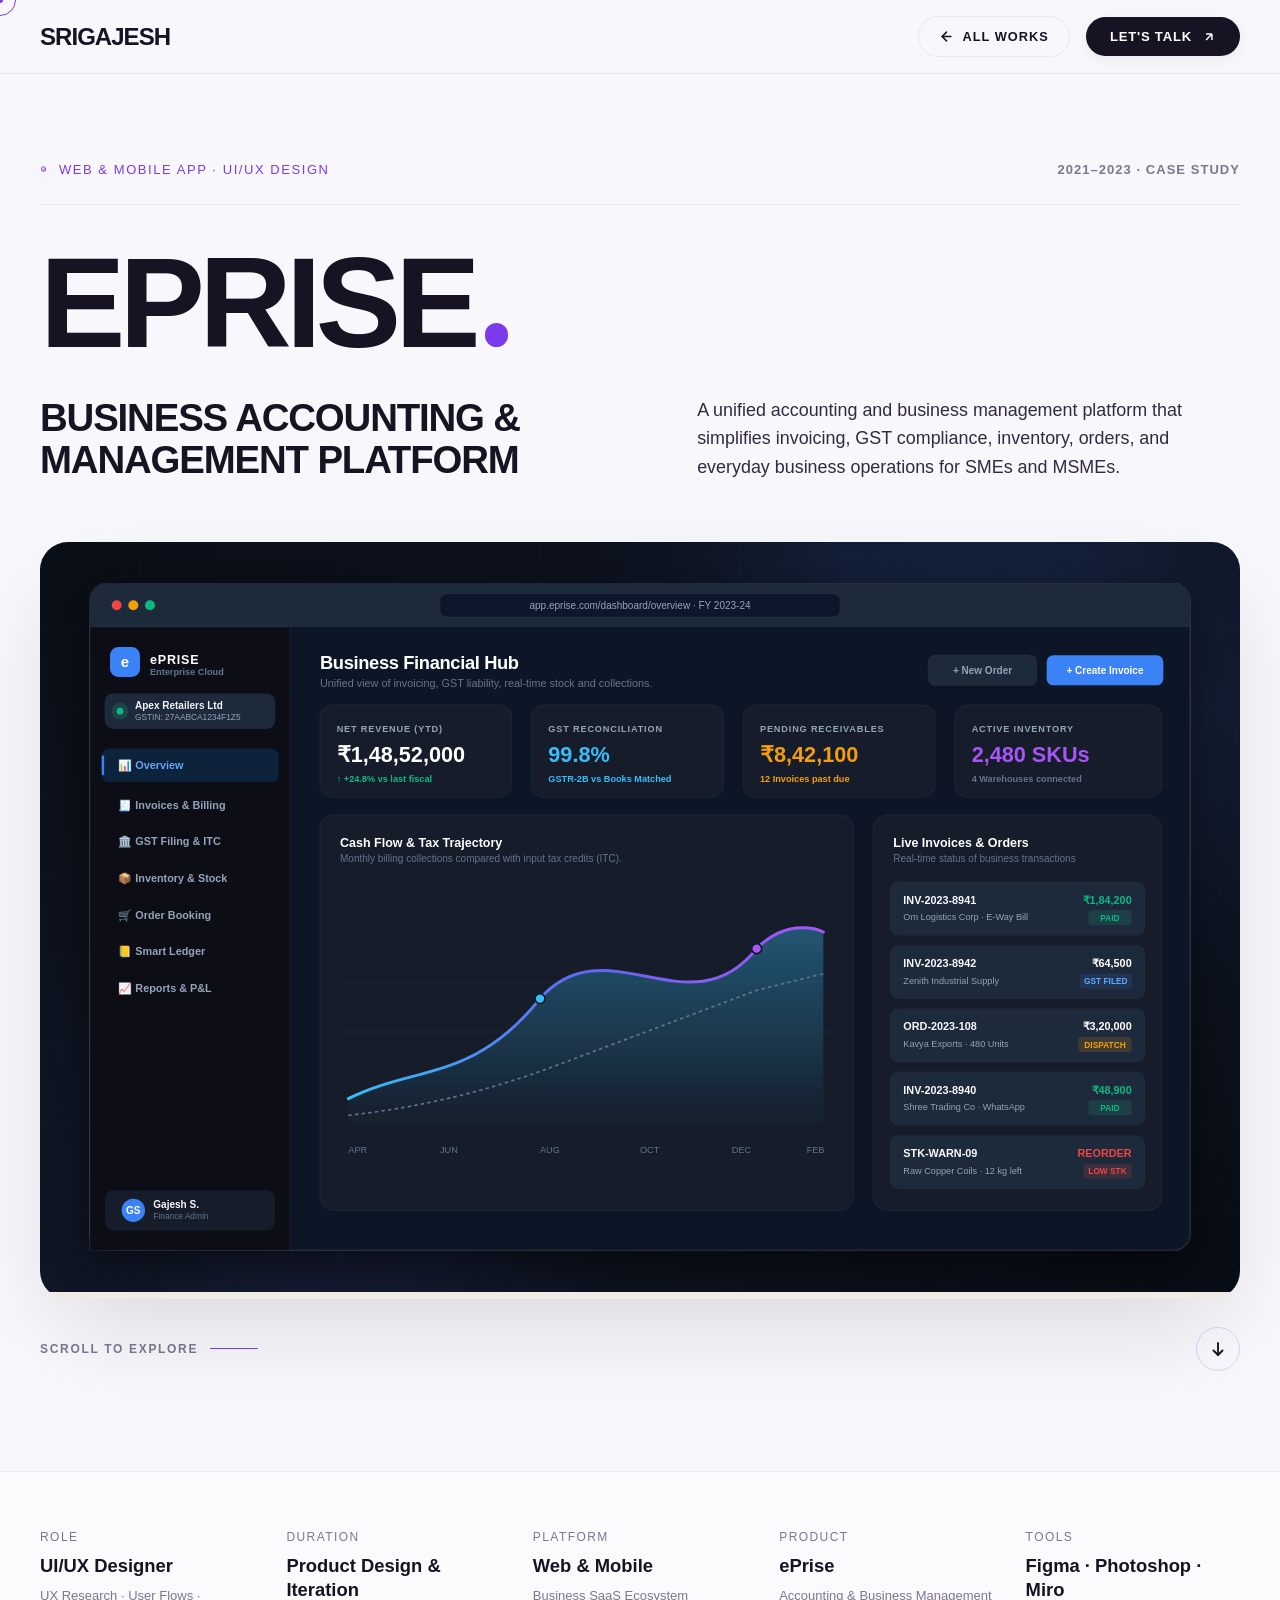
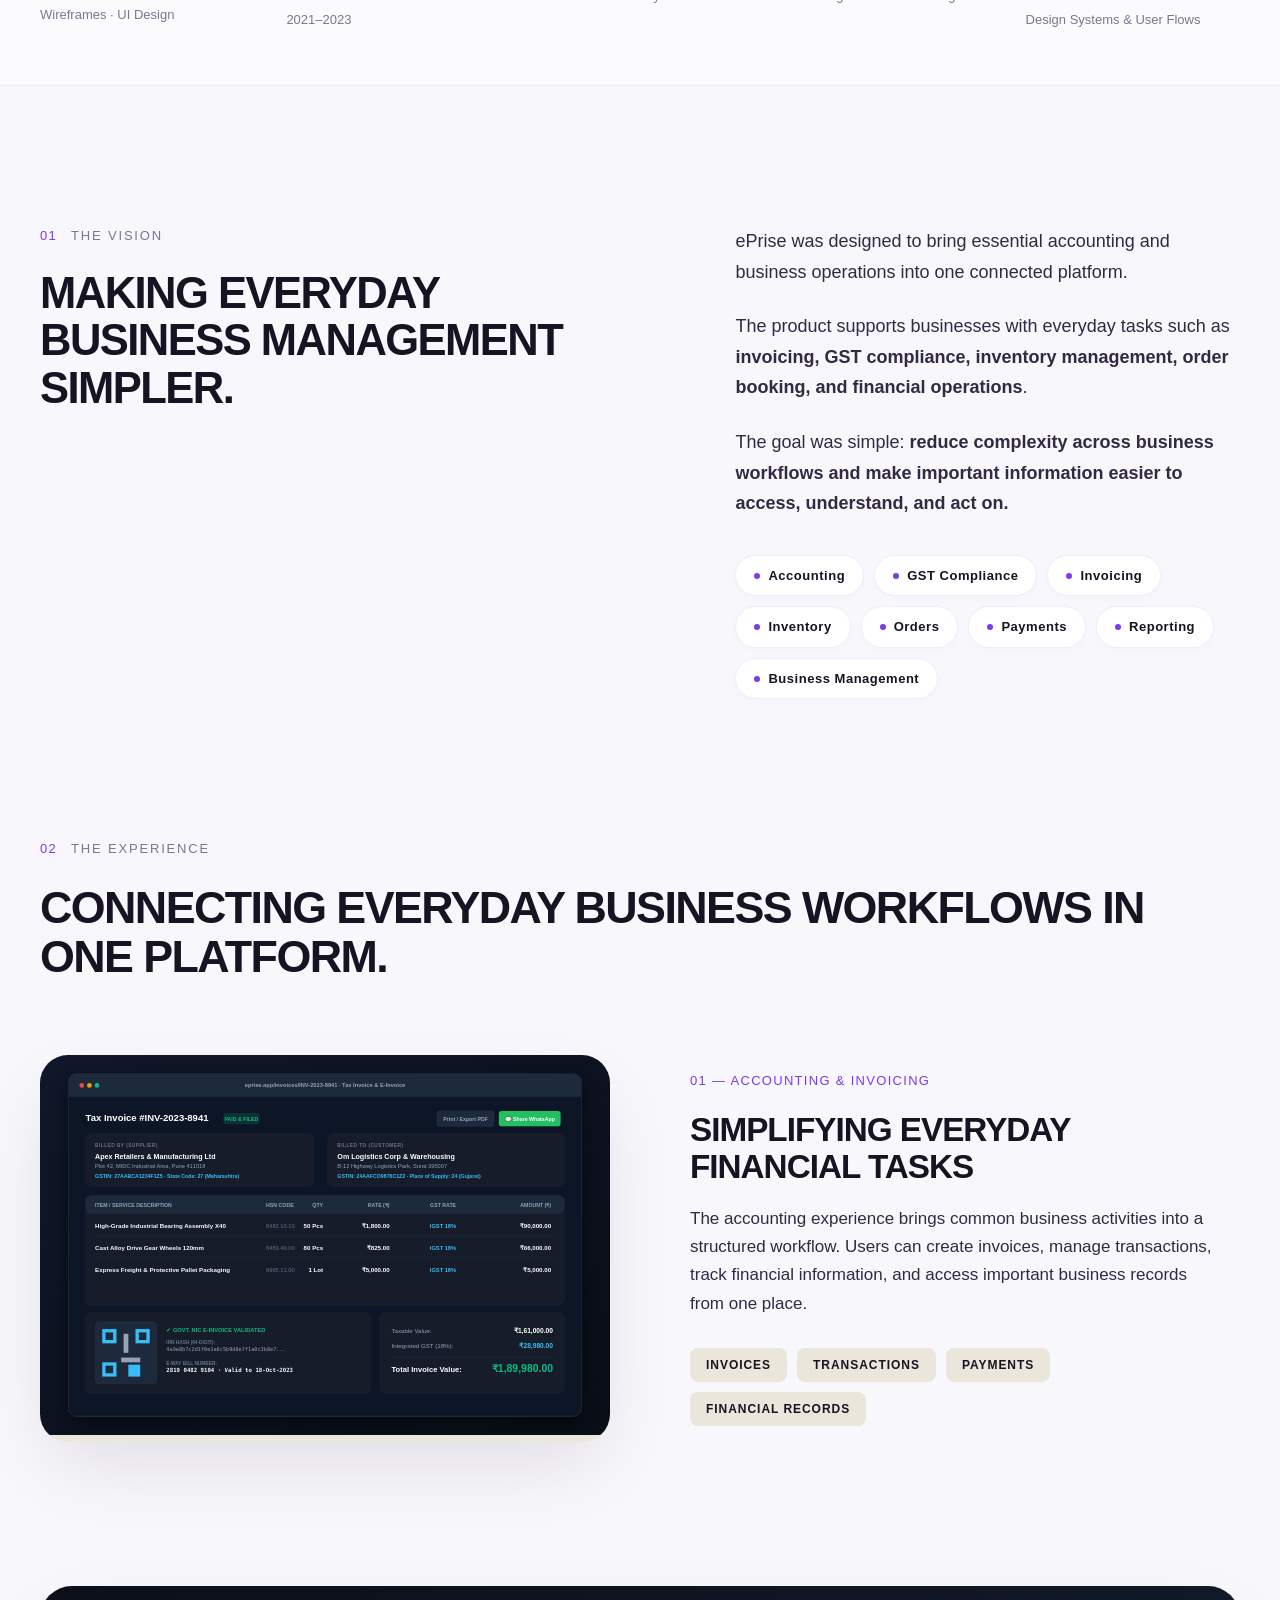
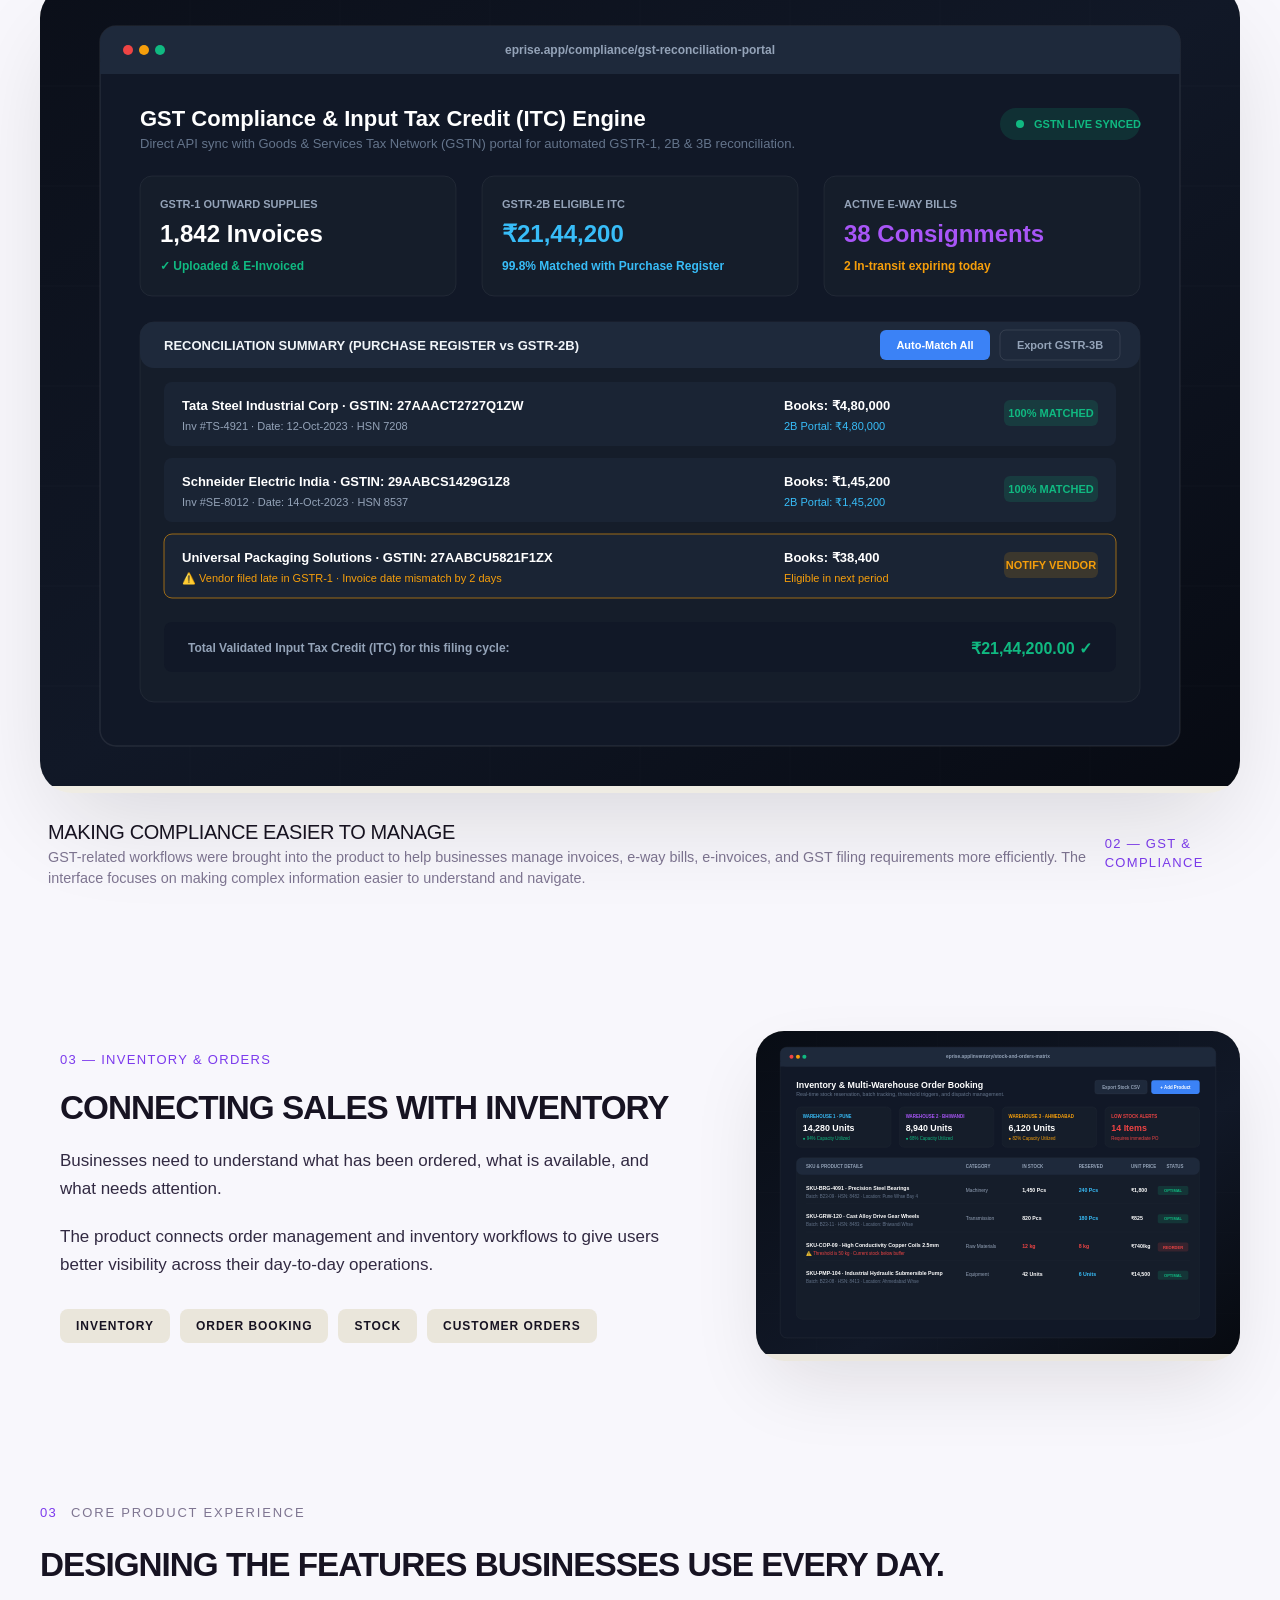
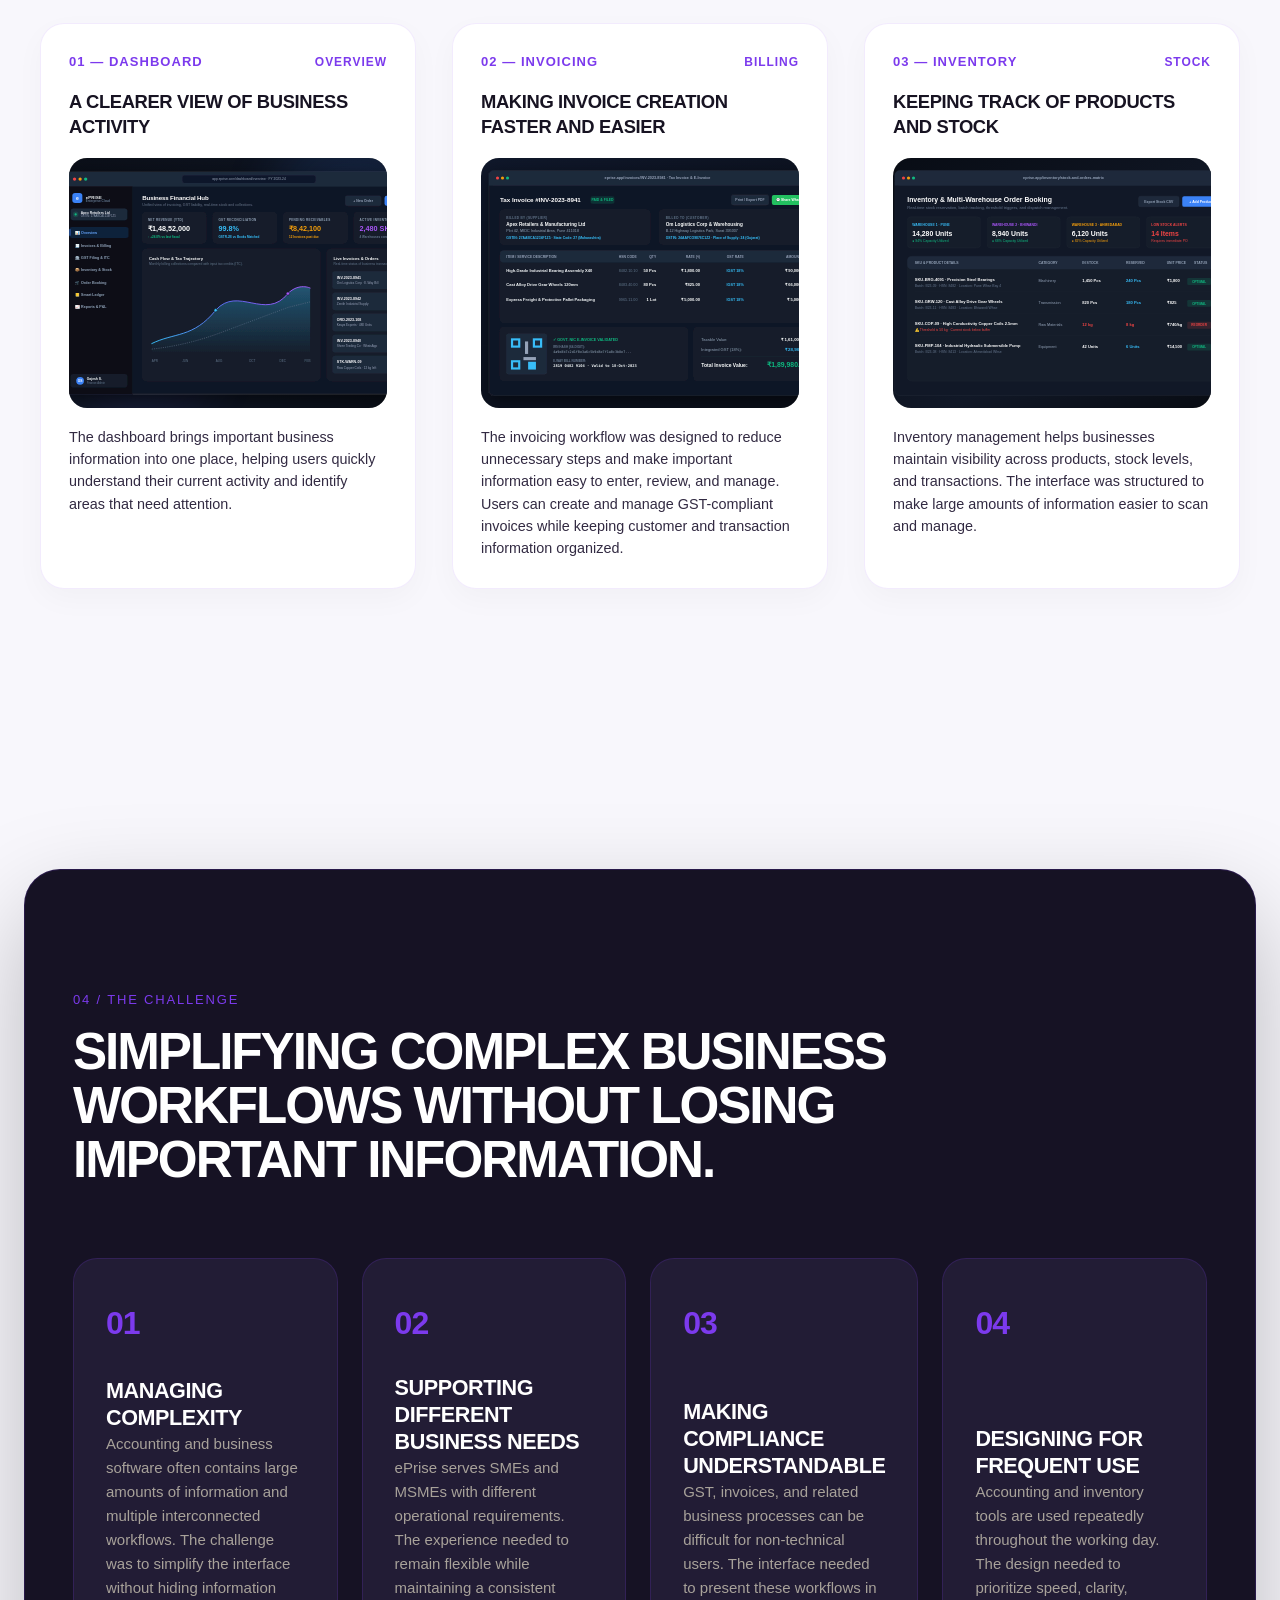
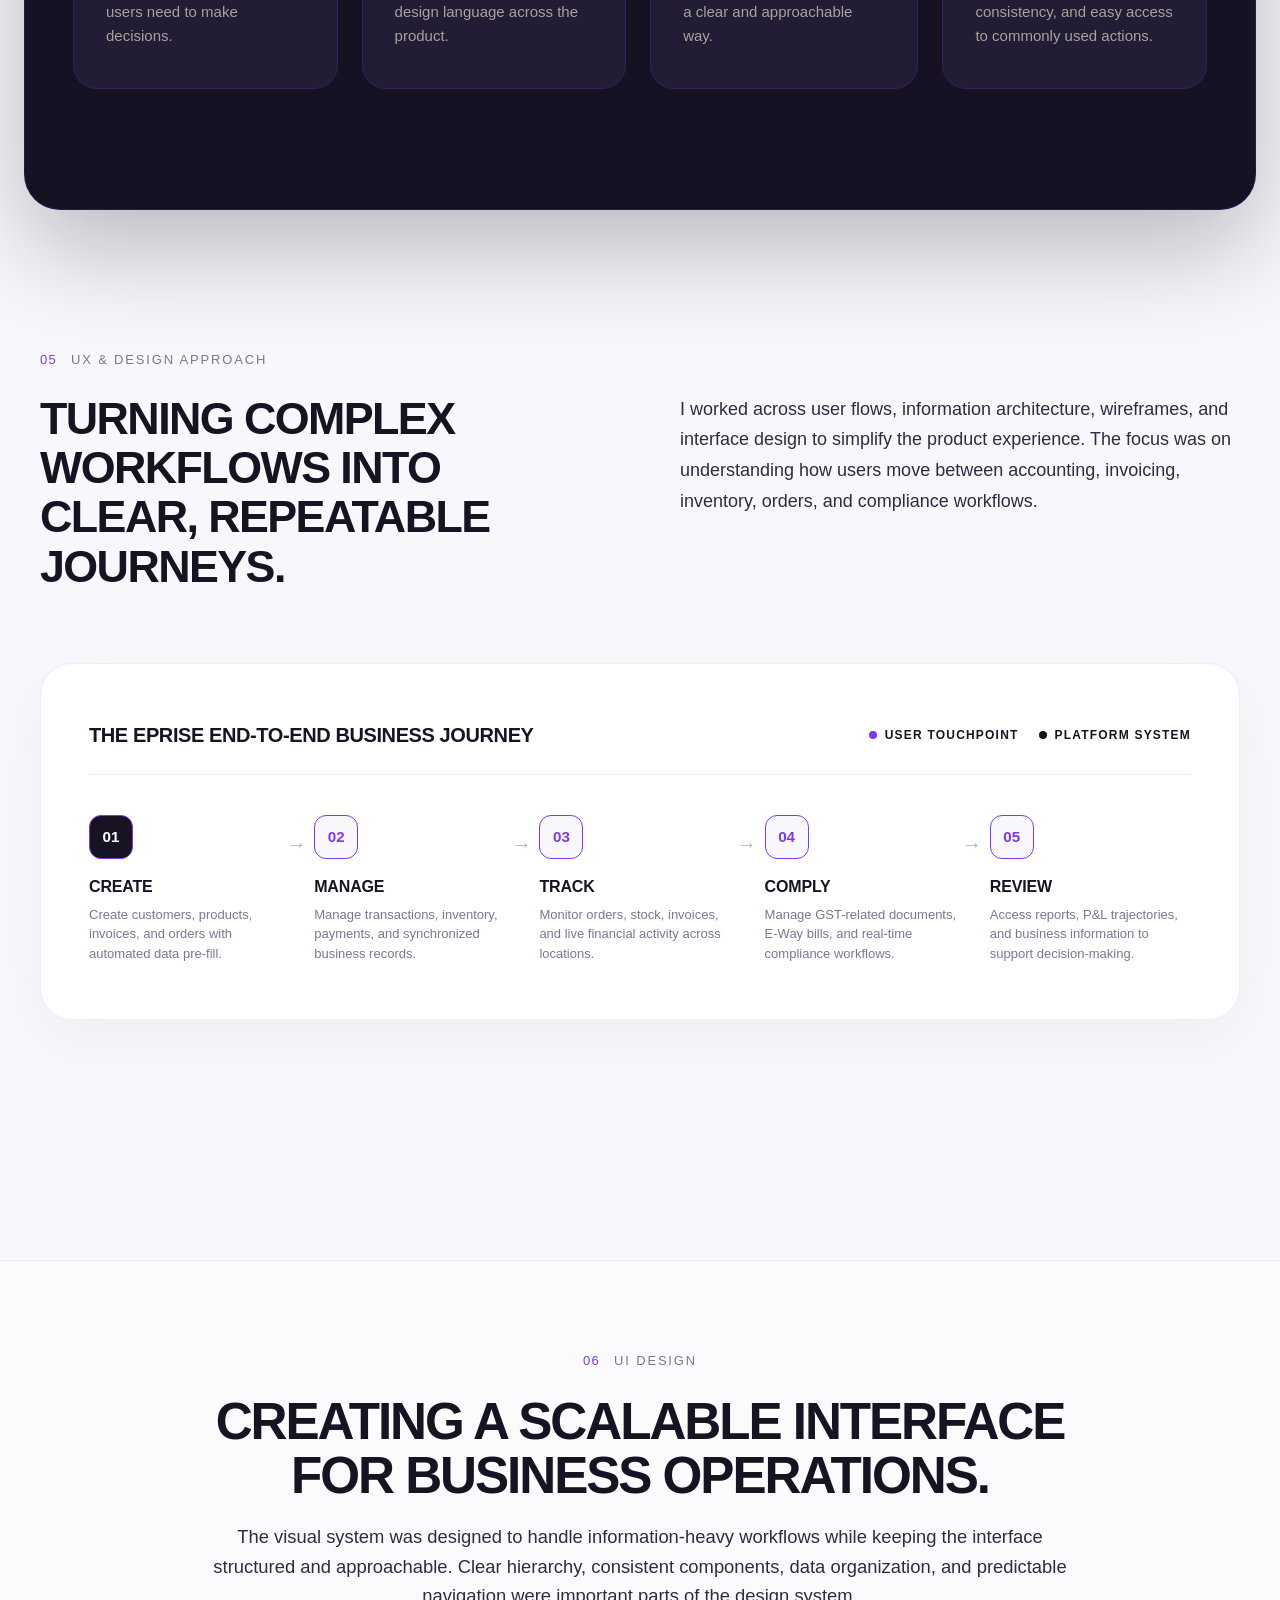
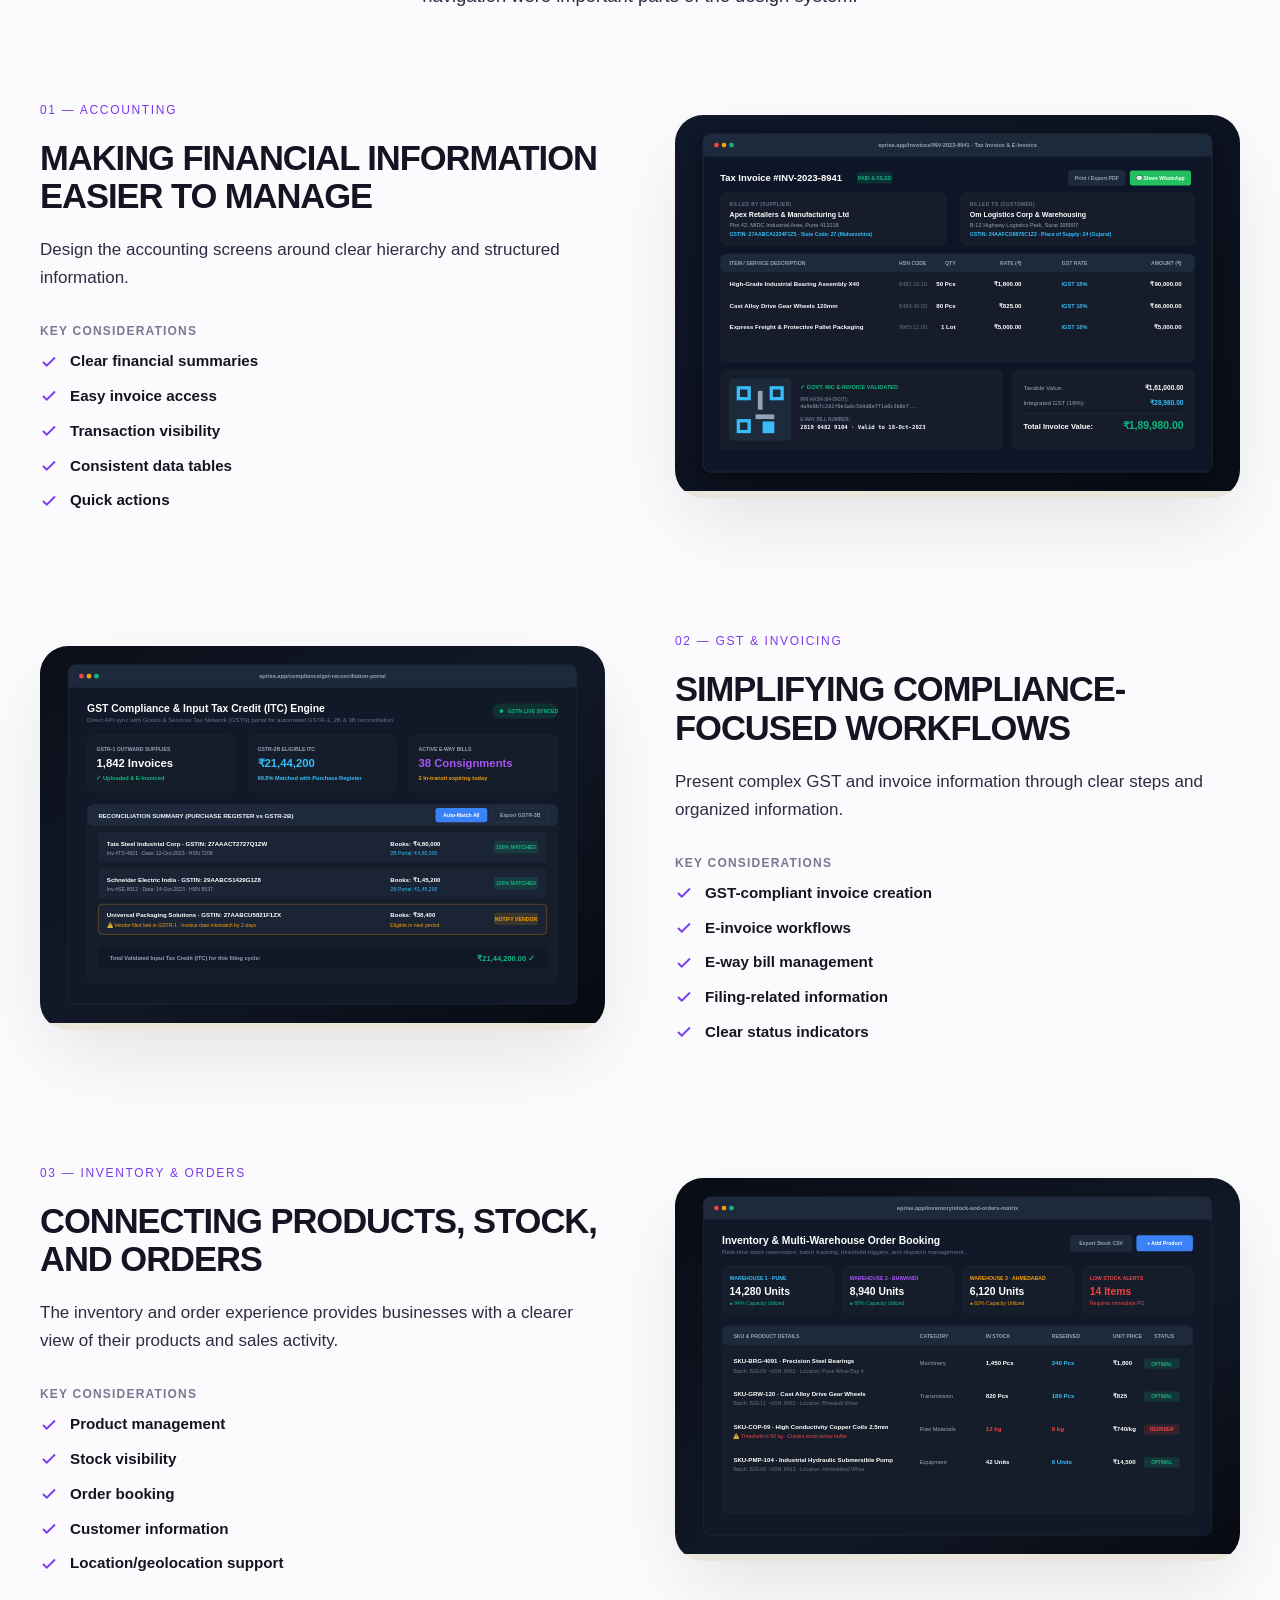
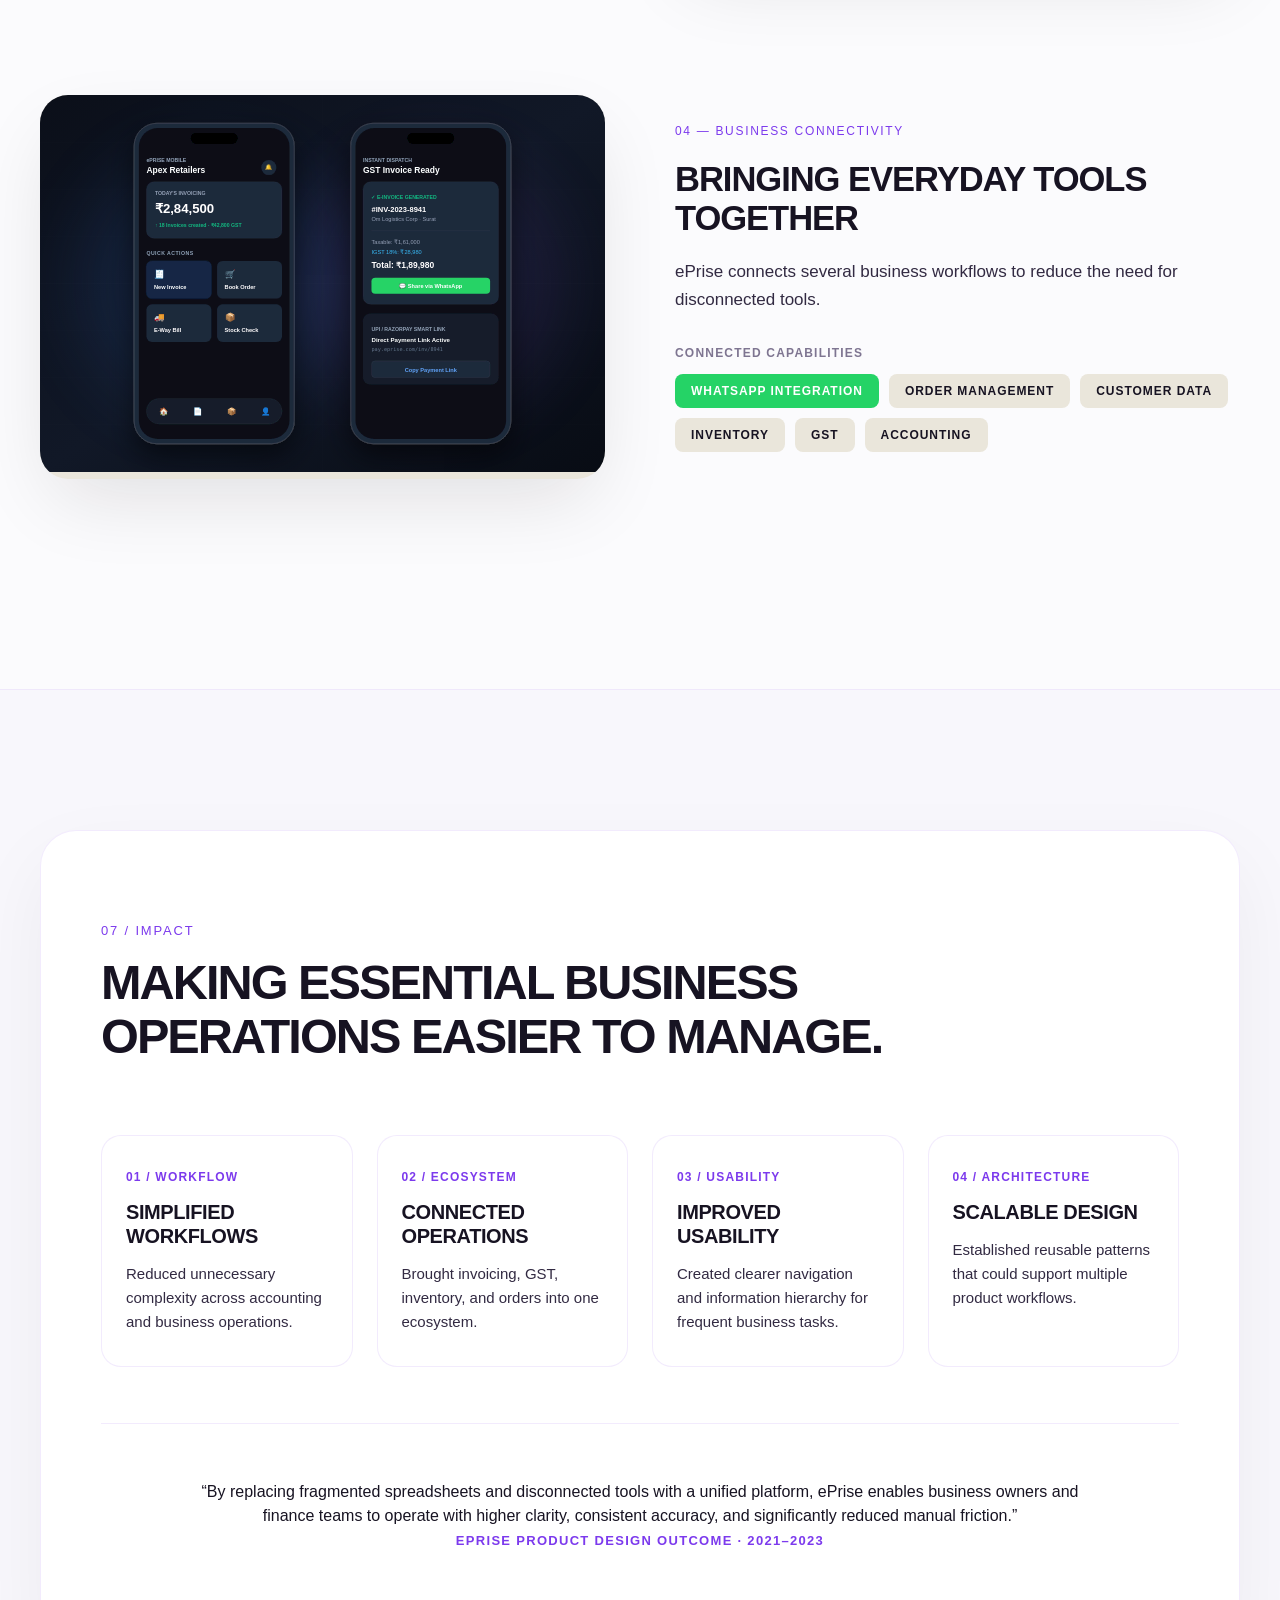
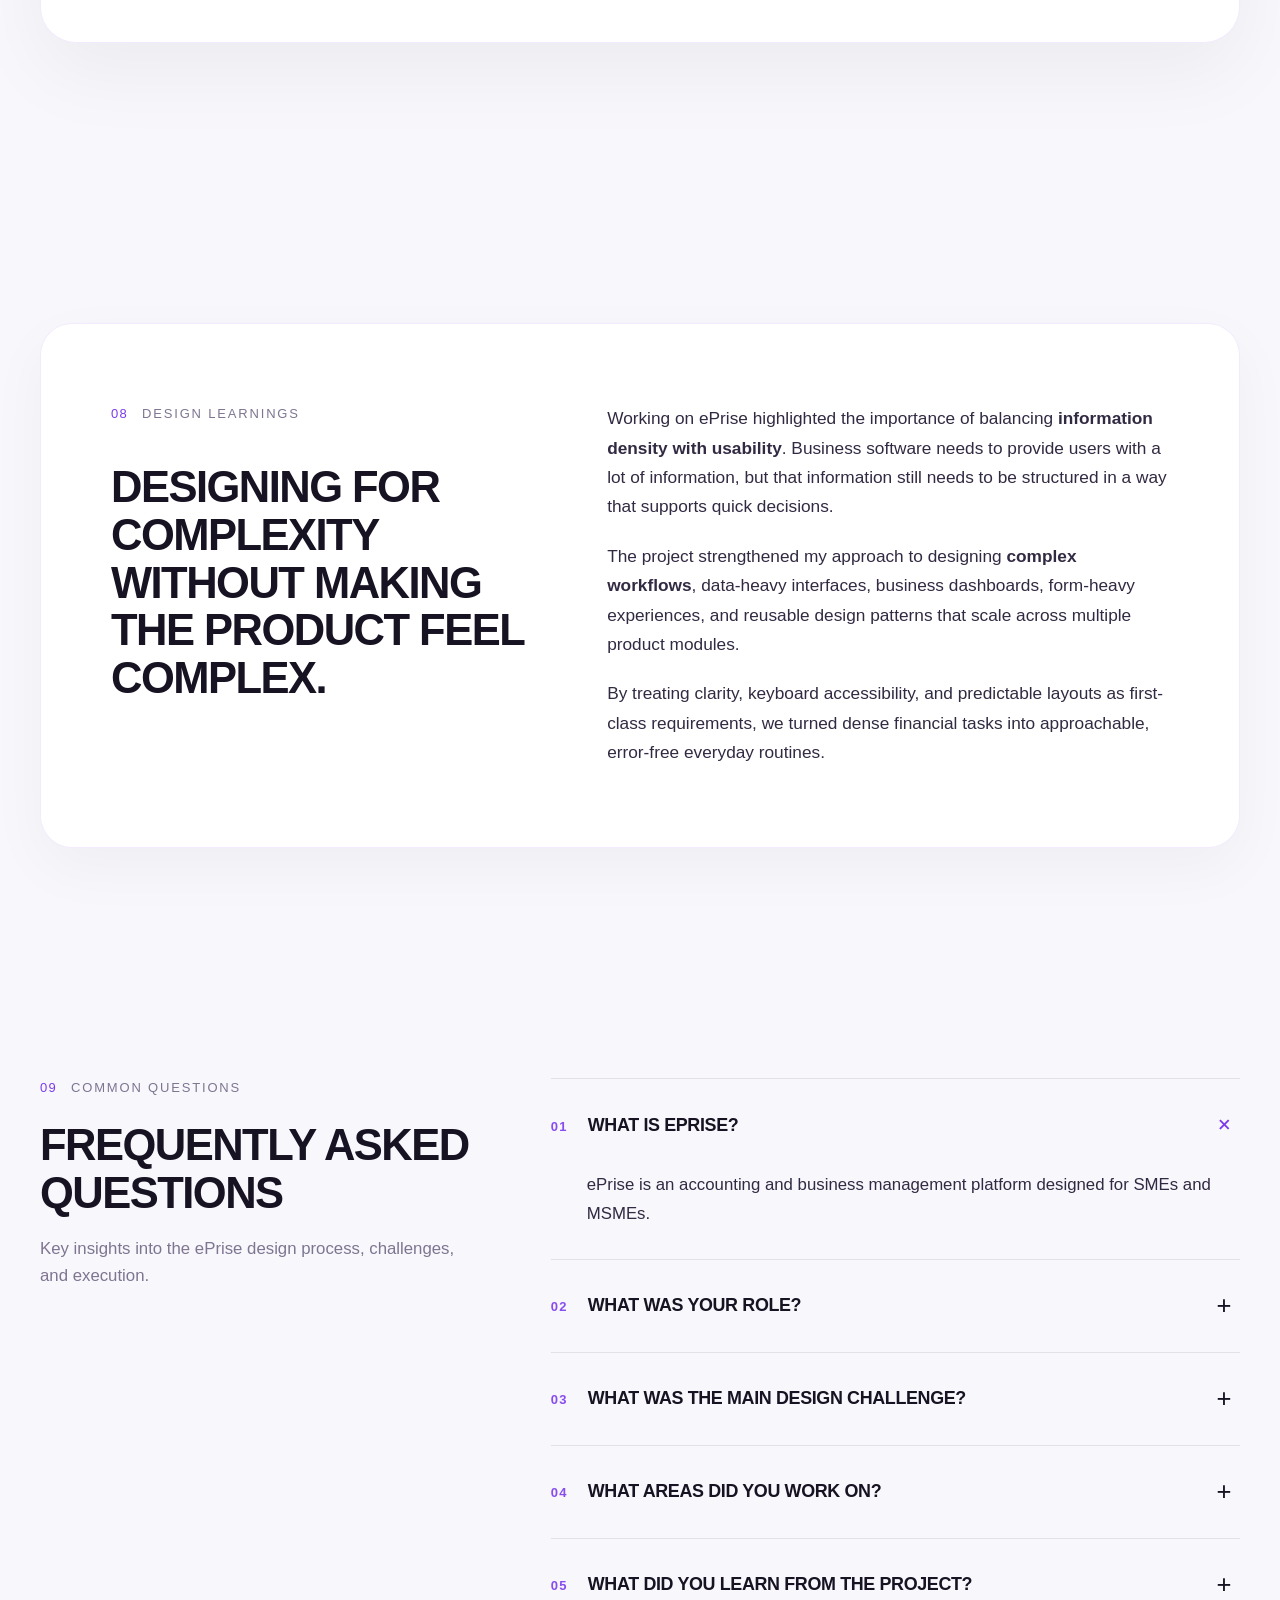
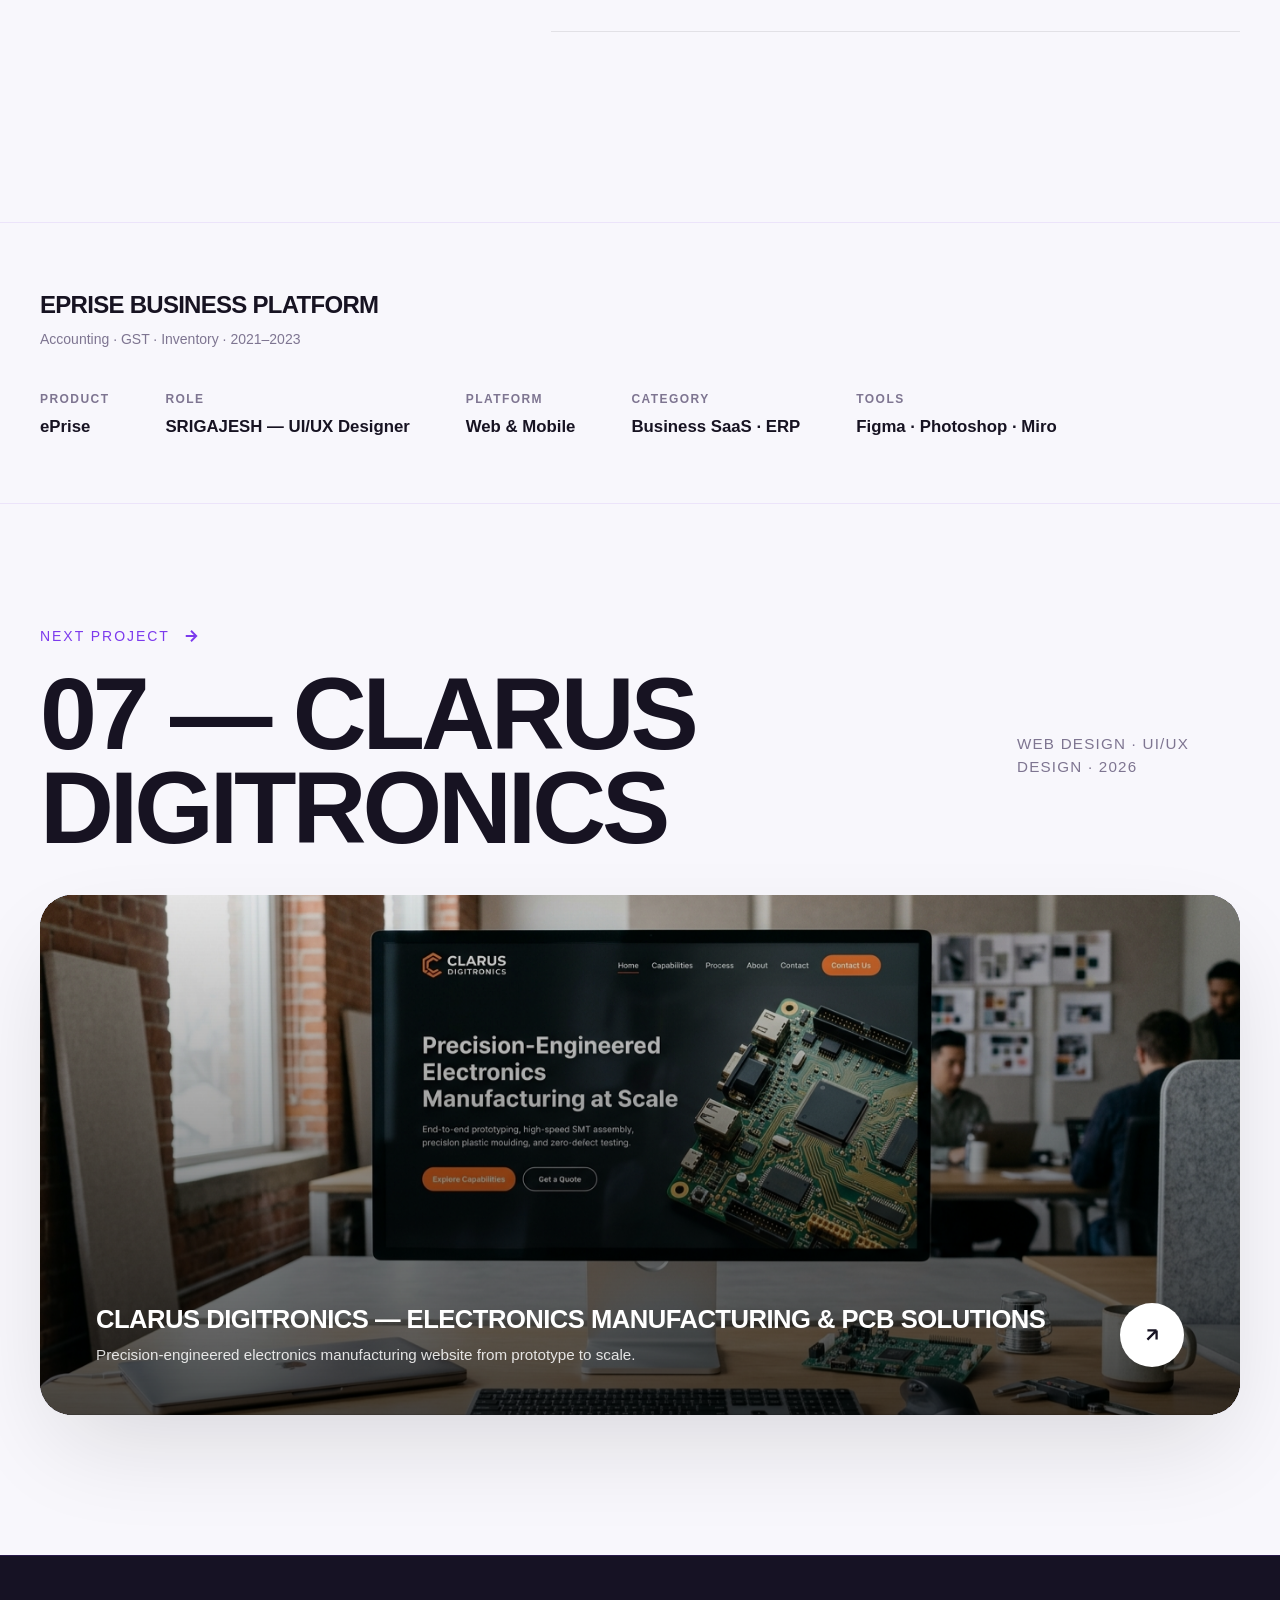
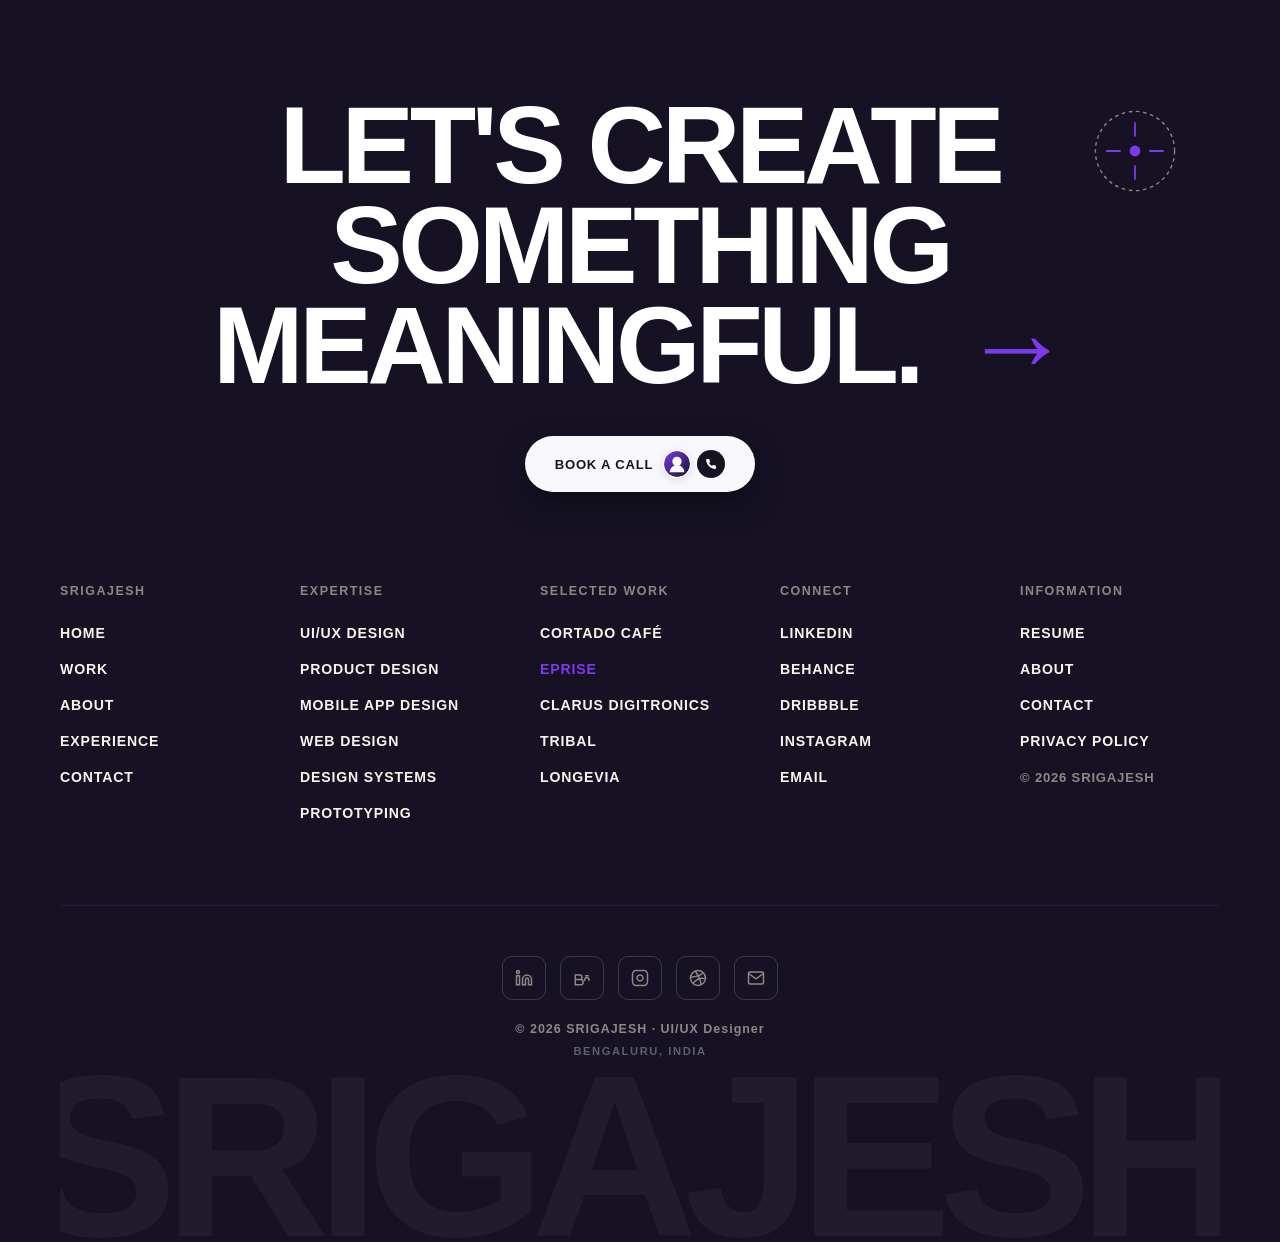
<file: eprise.html>
<!DOCTYPE html>
<html lang="en">
<head>
  <meta charset="UTF-8">
  <meta name="viewport" content="width=device-width, initial-scale=1.0">
  <title>ePrise — Business Accounting &amp; Management Platform | SRIGAJESH UI/UX Designer</title>
  <meta name="description" content="Case study of ePrise: A business management platform designed by SRIGAJESH to simplify accounting, GST compliance, invoicing, inventory, orders, and everyday financial operations.">
  
  <!-- Font Preconnect & Embed (Matching Cortado & Master Portfolio) -->
  <link rel="preconnect" href="https://fonts.googleapis.com">
  <link rel="preconnect" href="https://fonts.gstatic.com" crossorigin>
  <link href="https://fonts.googleapis.com/css2?family=Space+Grotesk:wght@400;500;600;700&family=Syne:wght@700;800&display=swap" rel="stylesheet">
  
  <!-- Homepage Master Stylesheet + Cortado Case Study Extension -->
  <link rel="stylesheet" href="styles.css?v=4.9">
  <link rel="stylesheet" href="cortado.css?v=5.1">
</head>
<body class="theme-eprise">

  <!-- Custom Cursor Dot & Ring (Matching Homepage) -->
  <div class="cursor-dot" id="cursor-dot"></div>
  <div class="cursor-ring" id="cursor-ring"></div>

  <!-- FIXED TOP HEADER (Matching Homepage Header) -->
  <header class="site-header" id="site-header">
    <div class="header-container">
      <a href="index.html" class="brand-logo" aria-label="SRIGAJESH Portfolio Home">
        SRIGAJESH
      </a>
      
      <div class="header-right">
        <a href="index.html#work" class="back-to-works-btn" aria-label="Back to all projects">
          <svg width="15" height="15" viewBox="0 0 24 24" fill="none" stroke="currentColor" stroke-width="2.5" stroke-linecap="round" stroke-linejoin="round">
            <line x1="19" y1="12" x2="5" y2="12"></line>
            <polyline points="12 19 5 12 12 5"></polyline>
          </svg>
          <span>ALL WORKS</span>
        </a>

        <button class="cta-talk-btn" id="open-contact-btn" aria-label="Open contact form">
          <span>LET'S TALK</span>
          <svg class="btn-arrow" width="14" height="14" viewBox="0 0 24 24" fill="none" stroke="currentColor" stroke-width="2.5">
            <path d="M7 17L17 7M17 7H7M17 7V17"/>
          </svg>
        </button>
      </div>
    </div>
  </header>

  <!-- ==========================================================================
       MAIN EDITORIAL CASE STUDY WRAPPER
       ========================================================================== -->
  <main class="cortado-page-wrap">

    <!-- ==========================================================================
         HERO SECTION (Matching Cortado Editorial Architecture)
         ========================================================================== -->
    <section class="hero-editorial" id="hero">
      <div class="container-content">
        
        <!-- Top Eyebrow Tag -->
        <div class="hero-meta-top">
          <div class="hero-tag">
            <span class="orange-accent-badge"><span class="badge-inner">★</span></span>
            <span>Web &amp; Mobile App · UI/UX Design</span>
          </div>
          <div class="hero-year-badge">
            <span>2021–2023 · Case Study</span>
          </div>
        </div>

        <!-- Huge Display Title -->
        <div class="hero-title-wrap">
          <h1 class="hero-title-main">
            ePrise<span class="hero-title-dot"></span>
          </h1>
        </div>

        <!-- Subtitle & Statement Row -->
        <div class="hero-statement-row">
          <h2 class="hero-subtitle-primary">
            Business Accounting &amp; Management Platform
          </h2>
          <p class="hero-statement-lead">
            A unified accounting and business management platform that simplifies invoicing, GST compliance, inventory, orders, and everyday business operations for SMEs and MSMEs.
          </p>
        </div>

        <!-- Full-Scale Hero Visual Mockup -->
        <div class="hero-visual-frame">
          <img 
            src="images/eprise-hero.svg" 
            alt="ePrise financial analytics and business accounting platform"
            class="hero-visual-img"
            loading="eager"
          >
        </div>

        <!-- Scroll Indicator (Matching Homepage Downward Arrow Box) -->
        <div class="hero-scroll-indicator">
          <div class="scroll-text">
            <span>Scroll to Explore</span>
            <div class="scroll-line"></div>
          </div>
          <div class="downward-arrow-box" style="margin-bottom: 0;">
            <svg width="18" height="18" viewBox="0 0 24 24" fill="none" stroke="currentColor" stroke-width="2.5" stroke-linecap="round" stroke-linejoin="round">
              <line x1="12" y1="4" x2="12" y2="20"></line>
              <polyline points="18 14 12 20 6 14"></polyline>
            </svg>
          </div>
        </div>

      </div>
    </section>

    <!-- ==========================================================================
         PROJECT INFORMATION (Matching Cortado 5-Column Metadata)
         ========================================================================== -->
    <section class="section-project-info" id="overview">
      <div class="container-content">
        <div class="info-grid-5">
          <div class="info-item">
            <span class="info-label">Role</span>
            <span class="info-value">UI/UX Designer</span>
            <span class="info-sub">UX Research · User Flows · Wireframes · UI Design</span>
          </div>
          <div class="info-item">
            <span class="info-label">Duration</span>
            <span class="info-value">Product Design &amp; Iteration</span>
            <span class="info-sub">2021–2023</span>
          </div>
          <div class="info-item">
            <span class="info-label">Platform</span>
            <span class="info-value">Web &amp; Mobile</span>
            <span class="info-sub">Business SaaS Ecosystem</span>
          </div>
          <div class="info-item">
            <span class="info-label">Product</span>
            <span class="info-value">ePrise</span>
            <span class="info-sub">Accounting &amp; Business Management</span>
          </div>
          <div class="info-item">
            <span class="info-label">Tools</span>
            <span class="info-value">Figma · Photoshop · Miro</span>
            <span class="info-sub">Design Systems &amp; User Flows</span>
          </div>
        </div>
      </div>
    </section>

    <!-- ==========================================================================
         01 — THE VISION (Matching Cortado Editorial Narrative)
         ========================================================================== -->
    <section class="editorial-section-space" id="vision">
      <div class="container-content">
        <div class="overview-editorial-block">
          <div class="overview-heading-col">
            <div class="story-chapter-label">
              <span class="chapter-number">01</span>
              <span class="chapter-title">The Vision</span>
            </div>
            <h2 class="overview-heading-lead">
              Making everyday business management simpler.
            </h2>
          </div>

          <div class="overview-content-col">
            <p class="overview-text-p">
              ePrise was designed to bring essential accounting and business operations into one connected platform.
            </p>
            <p class="overview-text-p">
              The product supports businesses with everyday tasks such as <strong>invoicing, GST compliance, inventory management, order booking, and financial operations</strong>.
            </p>
            <p class="overview-text-p">
              The goal was simple: <strong>reduce complexity across business workflows and make important information easier to access, understand, and act on.</strong>
            </p>

            <div class="feature-pills-list">
              <span class="feature-pill"><span class="feature-pill-dot"></span>Accounting</span>
              <span class="feature-pill"><span class="feature-pill-dot"></span>GST Compliance</span>
              <span class="feature-pill"><span class="feature-pill-dot"></span>Invoicing</span>
              <span class="feature-pill"><span class="feature-pill-dot"></span>Inventory</span>
              <span class="feature-pill"><span class="feature-pill-dot"></span>Orders</span>
              <span class="feature-pill"><span class="feature-pill-dot"></span>Payments</span>
              <span class="feature-pill"><span class="feature-pill-dot"></span>Reporting</span>
              <span class="feature-pill"><span class="feature-pill-dot"></span>Business Management</span>
            </div>
          </div>

        </div>
      </div>
    </section>

    <!-- ==========================================================================
         02 — THE EXPERIENCE (Editorial Rhythm & Large-Scale Visuals)
         ========================================================================== -->
    <section class="editorial-section-space" style="padding-top: 0;" id="experience">
      
      <div class="container-content" style="margin-bottom: 50px;">
        <div class="story-chapter-label">
          <span class="chapter-number">02</span>
          <span class="chapter-title">The Experience</span>
        </div>
        <h2 class="approach-title" style="margin-bottom: 70px;">
          Connecting everyday business workflows in one platform.
        </h2>
      </div>

      <!-- Composition A: 50/50 Split (Accounting & Invoicing) -->
      <div class="container-content">
        <div class="composition-split-50">
          <div class="composition-media-card">
            <img 
              src="images/eprise-accounting.svg" 
              alt="ePrise Tax Invoice and E-Invoice creation screen with HSN breakdown and WhatsApp share"
              loading="lazy"
            >
          </div>
          <div class="composition-caption-col">
            <span class="chapter-number">01 — ACCOUNTING &amp; INVOICING</span>
            <h3 class="comp-title">Simplifying everyday financial tasks</h3>
            <p class="comp-desc">
              The accounting experience brings common business activities into a structured workflow. Users can create invoices, manage transactions, track financial information, and access important business records from one place.
            </p>
            <div class="branch-preview-pills">
              <span class="branch-pill">Invoices</span>
              <span class="branch-pill">Transactions</span>
              <span class="branch-pill">Payments</span>
              <span class="branch-pill">Financial Records</span>
            </div>
          </div>
        </div>
      </div>

      <!-- Composition B: Large Centered Visual (GST & Compliance) -->
      <div class="container-wide">
        <div class="composition-centered-wide">
          <div class="centered-wide-card">
            <img 
              src="images/eprise-gst.svg" 
              alt="ePrise GST Compliance Hub, automated GSTR-2B ITC matching, and E-Way bill consignment matrix"
              loading="lazy"
            >
          </div>
          <div class="centered-caption-strip">
            <div>
              <span class="caption-label">Making compliance easier to manage</span>
              <p class="caption-sub">GST-related workflows were brought into the product to help businesses manage invoices, e-way bills, e-invoices, and GST filing requirements more efficiently. The interface focuses on making complex information easier to understand and navigate.</p>
            </div>
            <span class="chapter-number">02 — GST &amp; COMPLIANCE</span>
          </div>
        </div>
      </div>

      <!-- Composition C: Asymmetric 2-Screen Layout (Inventory & Orders) -->
      <div class="container-content">
        <div class="composition-asymmetric">
          <div class="composition-caption-col">
            <span class="chapter-number">03 — INVENTORY &amp; ORDERS</span>
            <h3 class="comp-title">Connecting sales with inventory</h3>
            <p class="comp-desc">
              Businesses need to understand what has been ordered, what is available, and what needs attention.
            </p>
            <p class="comp-desc">
              The product connects order management and inventory workflows to give users better visibility across their day-to-day operations.
            </p>
            <div class="branch-preview-pills">
              <span class="branch-pill">Inventory</span>
              <span class="branch-pill">Order Booking</span>
              <span class="branch-pill">Stock</span>
              <span class="branch-pill">Customer Orders</span>
            </div>
          </div>
          <div class="composition-media-card">
            <img 
              src="images/eprise-inventory.svg" 
              alt="ePrise multi-warehouse inventory tracking and SKU order management table"
              loading="lazy"
            >
          </div>
        </div>
      </div>

      <!-- Core Experience Trio Section -->
      <div class="container-content">
        <div style="margin-bottom: 40px;">
          <div class="story-chapter-label">
            <span class="chapter-number">03</span>
            <span class="chapter-title">Core Product Experience</span>
          </div>
          <h3 class="comp-title" style="margin-bottom: 8px;">Designing the features businesses use every day.</h3>
        </div>

        <div class="screens-trio-row">
          
          <div class="trio-card">
            <div class="trio-card-header">
              <span class="trio-step-num">01 — DASHBOARD</span>
              <span class="chapter-number">OVERVIEW</span>
            </div>
            <h4 class="trio-screen-title">A clearer view of business activity</h4>
            <div class="trio-visual-container">
              <img src="images/eprise-hero.svg" alt="ePrise Business Dashboard" class="trio-visual-img" style="object-position: 25% 45%;" loading="lazy">
            </div>
            <p class="trio-desc">
              The dashboard brings important business information into one place, helping users quickly understand their current activity and identify areas that need attention.
            </p>
          </div>

          <div class="trio-card">
            <div class="trio-card-header">
              <span class="trio-step-num">02 — INVOICING</span>
              <span class="chapter-number">BILLING</span>
            </div>
            <h4 class="trio-screen-title">Making invoice creation faster and easier</h4>
            <div class="trio-visual-container">
              <img src="images/eprise-accounting.svg" alt="ePrise Invoicing Workflow" class="trio-visual-img" style="object-position: 20% 30%;" loading="lazy">
            </div>
            <p class="trio-desc">
              The invoicing workflow was designed to reduce unnecessary steps and make important information easy to enter, review, and manage. Users can create and manage GST-compliant invoices while keeping customer and transaction information organized.
            </p>
          </div>

          <div class="trio-card">
            <div class="trio-card-header">
              <span class="trio-step-num">03 — INVENTORY</span>
              <span class="chapter-number">STOCK</span>
            </div>
            <h4 class="trio-screen-title">Keeping track of products and stock</h4>
            <div class="trio-visual-container">
              <img src="images/eprise-inventory.svg" alt="ePrise Stock Management" class="trio-visual-img" style="object-position: 30% 40%;" loading="lazy">
            </div>
            <p class="trio-desc">
              Inventory management helps businesses maintain visibility across products, stock levels, and transactions. The interface was structured to make large amounts of information easier to scan and manage.
            </p>
          </div>

        </div>
      </div>

    </section>

    <!-- ==========================================================================
         03 / 04 — THE CHALLENGE (Signature Dark Studio Section)
         ========================================================================== -->
    <section class="section-dark-editorial" id="challenge">
      <div class="challenge-header-block">
        <span class="challenge-label-accent">04 / The Challenge</span>
        <h2 class="challenge-display-title">
          Simplifying complex business workflows without losing important information.
        </h2>
      </div>

      <div class="challenge-cards-grid cols-4">
        
        <div class="challenge-card">
          <span class="challenge-num">01</span>
          <div class="challenge-card-body">
            <h3 class="challenge-item-title">Managing Complexity</h3>
            <p class="challenge-item-desc">
              Accounting and business software often contains large amounts of information and multiple interconnected workflows. The challenge was to simplify the interface without hiding information users need to make decisions.
            </p>
          </div>
        </div>

        <div class="challenge-card">
          <span class="challenge-num">02</span>
          <div class="challenge-card-body">
            <h3 class="challenge-item-title">Supporting Different Business Needs</h3>
            <p class="challenge-item-desc">
              ePrise serves SMEs and MSMEs with different operational requirements. The experience needed to remain flexible while maintaining a consistent design language across the product.
            </p>
          </div>
        </div>

        <div class="challenge-card">
          <span class="challenge-num">03</span>
          <div class="challenge-card-body">
            <h3 class="challenge-item-title">Making Compliance Understandable</h3>
            <p class="challenge-item-desc">
              GST, invoices, and related business processes can be difficult for non-technical users. The interface needed to present these workflows in a clear and approachable way.
            </p>
          </div>
        </div>

        <div class="challenge-card">
          <span class="challenge-num">04</span>
          <div class="challenge-card-body">
            <h3 class="challenge-item-title">Designing for Frequent Use</h3>
            <p class="challenge-item-desc">
              Accounting and inventory tools are used repeatedly throughout the working day. The design needed to prioritize speed, clarity, consistency, and easy access to commonly used actions.
            </p>
          </div>
        </div>

      </div>
    </section>

    <!-- ==========================================================================
         05 — UX & DESIGN APPROACH (Journey Architecture Diagram)
         ========================================================================== -->
    <section class="editorial-section-space" id="approach">
      <div class="container-content">
        <div class="story-chapter-label">
          <span class="chapter-number">05</span>
          <span class="chapter-title">UX &amp; Design Approach</span>
        </div>

        <div class="approach-lead-block">
          <h2 class="approach-title">
            Turning complex workflows into clear, repeatable journeys.
          </h2>
          <p class="approach-desc">
            I worked across user flows, information architecture, wireframes, and interface design to simplify the product experience. The focus was on understanding how users move between accounting, invoicing, inventory, orders, and compliance workflows.
          </p>
        </div>

        <!-- Journey Architecture Diagram (Matching Cortado Rhythm) -->
        <div class="journey-diagram-wrapper">
          <div class="diagram-header">
            <h3 class="diagram-title">The ePrise End-to-End Business Journey</h3>
            <div class="diagram-legend">
              <div class="legend-item">
                <span class="legend-dot-orange"></span>
                <span>User Touchpoint</span>
              </div>
              <div class="legend-item">
                <span class="legend-dot-black"></span>
                <span>Platform System</span>
              </div>
            </div>
          </div>

          <div class="flow-steps-grid">
            
            <div class="flow-step-item active-step">
              <div class="step-indicator">01</div>
              <div class="step-content-box">
                <h4>Create</h4>
                <p>Create customers, products, invoices, and orders with automated data pre-fill.</p>
              </div>
            </div>

            <div class="flow-step-item">
              <div class="step-indicator">02</div>
              <div class="step-content-box">
                <h4>Manage</h4>
                <p>Manage transactions, inventory, payments, and synchronized business records.</p>
              </div>
            </div>

            <div class="flow-step-item">
              <div class="step-indicator">03</div>
              <div class="step-content-box">
                <h4>Track</h4>
                <p>Monitor orders, stock, invoices, and live financial activity across locations.</p>
              </div>
            </div>

            <div class="flow-step-item">
              <div class="step-indicator">04</div>
              <div class="step-content-box">
                <h4>Comply</h4>
                <p>Manage GST-related documents, E-Way bills, and real-time compliance workflows.</p>
              </div>
            </div>

            <div class="flow-step-item">
              <div class="step-indicator">05</div>
              <div class="step-content-box">
                <h4>Review</h4>
                <p>Access reports, P&amp;L trajectories, and business information to support decision-making.</p>
              </div>
            </div>

          </div>
        </div>

      </div>
    </section>

    <!-- ==========================================================================
         06 — UI DESIGN SHOWCASE
         ========================================================================== -->
    <section class="editorial-section-space-sm" style="background-color: rgba(255, 255, 255, 0.5); border-top: 1px solid var(--border-subtle); border-bottom: 1px solid var(--border-subtle);" id="ui-design">
      <div class="container-content">
        
        <div class="ui-showcase-header">
          <div class="story-chapter-label" style="justify-content: center;">
            <span class="chapter-number">06</span>
            <span class="chapter-title">UI Design</span>
          </div>
          <h2 class="ui-showcase-title">Creating a scalable interface for business operations.</h2>
          <p class="ui-showcase-subtitle">
            The visual system was designed to handle information-heavy workflows while keeping the interface structured and approachable. Clear hierarchy, consistent components, data organization, and predictable navigation were important parts of the design system.
          </p>
        </div>

        <!-- Breakdown Row 1: Accounting -->
        <div class="feature-breakdown-row">
          <div class="breakdown-text-panel">
            <span class="breakdown-tag">01 — ACCOUNTING</span>
            <h3 class="breakdown-title">Making financial information easier to manage</h3>
            <p class="breakdown-body">
              Design the accounting screens around clear hierarchy and structured information.
            </p>
            <div style="margin-top: 10px;">
              <span style="font-family: var(--font-primary); font-size: 0.75rem; font-weight: 600; letter-spacing: 0.1em; text-transform: uppercase; color: var(--text-muted); display: block; margin-bottom: 10px;">Key considerations</span>
              <ul class="breakdown-specs-list">
                <li class="spec-bullet">
                  <svg width="18" height="18" viewBox="0 0 24 24" fill="none" stroke="currentColor" stroke-width="2.5"><polyline points="20 6 9 17 4 12"/></svg>
                  <span>Clear financial summaries</span>
                </li>
                <li class="spec-bullet">
                  <svg width="18" height="18" viewBox="0 0 24 24" fill="none" stroke="currentColor" stroke-width="2.5"><polyline points="20 6 9 17 4 12"/></svg>
                  <span>Easy invoice access</span>
                </li>
                <li class="spec-bullet">
                  <svg width="18" height="18" viewBox="0 0 24 24" fill="none" stroke="currentColor" stroke-width="2.5"><polyline points="20 6 9 17 4 12"/></svg>
                  <span>Transaction visibility</span>
                </li>
                <li class="spec-bullet">
                  <svg width="18" height="18" viewBox="0 0 24 24" fill="none" stroke="currentColor" stroke-width="2.5"><polyline points="20 6 9 17 4 12"/></svg>
                  <span>Consistent data tables</span>
                </li>
                <li class="spec-bullet">
                  <svg width="18" height="18" viewBox="0 0 24 24" fill="none" stroke="currentColor" stroke-width="2.5"><polyline points="20 6 9 17 4 12"/></svg>
                  <span>Quick actions</span>
                </li>
              </ul>
            </div>
          </div>
          <div class="breakdown-visual-card">
            <img src="images/eprise-accounting.svg" alt="ePrise Accounting and Invoicing system" loading="lazy">
          </div>
        </div>

        <!-- Breakdown Row 2: GST & Invoicing (Reversed) -->
        <div class="feature-breakdown-row reverse">
          <div class="breakdown-text-panel">
            <span class="breakdown-tag">02 — GST &amp; INVOICING</span>
            <h3 class="breakdown-title">Simplifying compliance-focused workflows</h3>
            <p class="breakdown-body">
              Present complex GST and invoice information through clear steps and organized information.
            </p>
            <div style="margin-top: 10px;">
              <span style="font-family: var(--font-primary); font-size: 0.75rem; font-weight: 600; letter-spacing: 0.1em; text-transform: uppercase; color: var(--text-muted); display: block; margin-bottom: 10px;">Key considerations</span>
              <ul class="breakdown-specs-list">
                <li class="spec-bullet">
                  <svg width="18" height="18" viewBox="0 0 24 24" fill="none" stroke="currentColor" stroke-width="2.5"><polyline points="20 6 9 17 4 12"/></svg>
                  <span>GST-compliant invoice creation</span>
                </li>
                <li class="spec-bullet">
                  <svg width="18" height="18" viewBox="0 0 24 24" fill="none" stroke="currentColor" stroke-width="2.5"><polyline points="20 6 9 17 4 12"/></svg>
                  <span>E-invoice workflows</span>
                </li>
                <li class="spec-bullet">
                  <svg width="18" height="18" viewBox="0 0 24 24" fill="none" stroke="currentColor" stroke-width="2.5"><polyline points="20 6 9 17 4 12"/></svg>
                  <span>E-way bill management</span>
                </li>
                <li class="spec-bullet">
                  <svg width="18" height="18" viewBox="0 0 24 24" fill="none" stroke="currentColor" stroke-width="2.5"><polyline points="20 6 9 17 4 12"/></svg>
                  <span>Filing-related information</span>
                </li>
                <li class="spec-bullet">
                  <svg width="18" height="18" viewBox="0 0 24 24" fill="none" stroke="currentColor" stroke-width="2.5"><polyline points="20 6 9 17 4 12"/></svg>
                  <span>Clear status indicators</span>
                </li>
              </ul>
            </div>
          </div>
          <div class="breakdown-visual-card">
            <img src="images/eprise-gst.svg" alt="ePrise GST Filing and Reconciliation screen" loading="lazy">
          </div>
        </div>

        <!-- Breakdown Row 3: Inventory & Orders -->
        <div class="feature-breakdown-row">
          <div class="breakdown-text-panel">
            <span class="breakdown-tag">03 — INVENTORY &amp; ORDERS</span>
            <h3 class="breakdown-title">Connecting products, stock, and orders</h3>
            <p class="breakdown-body">
              The inventory and order experience provides businesses with a clearer view of their products and sales activity.
            </p>
            <div style="margin-top: 10px;">
              <span style="font-family: var(--font-primary); font-size: 0.75rem; font-weight: 600; letter-spacing: 0.1em; text-transform: uppercase; color: var(--text-muted); display: block; margin-bottom: 10px;">Key considerations</span>
              <ul class="breakdown-specs-list">
                <li class="spec-bullet">
                  <svg width="18" height="18" viewBox="0 0 24 24" fill="none" stroke="currentColor" stroke-width="2.5"><polyline points="20 6 9 17 4 12"/></svg>
                  <span>Product management</span>
                </li>
                <li class="spec-bullet">
                  <svg width="18" height="18" viewBox="0 0 24 24" fill="none" stroke="currentColor" stroke-width="2.5"><polyline points="20 6 9 17 4 12"/></svg>
                  <span>Stock visibility</span>
                </li>
                <li class="spec-bullet">
                  <svg width="18" height="18" viewBox="0 0 24 24" fill="none" stroke="currentColor" stroke-width="2.5"><polyline points="20 6 9 17 4 12"/></svg>
                  <span>Order booking</span>
                </li>
                <li class="spec-bullet">
                  <svg width="18" height="18" viewBox="0 0 24 24" fill="none" stroke="currentColor" stroke-width="2.5"><polyline points="20 6 9 17 4 12"/></svg>
                  <span>Customer information</span>
                </li>
                <li class="spec-bullet">
                  <svg width="18" height="18" viewBox="0 0 24 24" fill="none" stroke="currentColor" stroke-width="2.5"><polyline points="20 6 9 17 4 12"/></svg>
                  <span>Location/geolocation support</span>
                </li>
              </ul>
            </div>
          </div>
          <div class="breakdown-visual-card">
            <img src="images/eprise-inventory.svg" alt="ePrise Inventory and Order Management Interface" loading="lazy">
          </div>
        </div>

        <!-- Breakdown Row 4: Business Connectivity (Reversed) -->
        <div class="feature-breakdown-row reverse">
          <div class="breakdown-text-panel">
            <span class="breakdown-tag">04 — BUSINESS CONNECTIVITY</span>
            <h3 class="breakdown-title">Bringing everyday tools together</h3>
            <p class="breakdown-body">
              ePrise connects several business workflows to reduce the need for disconnected tools.
            </p>
            <div style="margin-top: 10px;">
              <span style="font-family: var(--font-primary); font-size: 0.75rem; font-weight: 600; letter-spacing: 0.1em; text-transform: uppercase; color: var(--text-muted); display: block; margin-bottom: 12px;">Connected Capabilities</span>
              <div class="branch-preview-pills" style="margin-top: 0;">
                <span class="branch-pill" style="background: #25D366; color: #FFFFFF; font-weight: 700;">WhatsApp Integration</span>
                <span class="branch-pill">Order Management</span>
                <span class="branch-pill">Customer Data</span>
                <span class="branch-pill">Inventory</span>
                <span class="branch-pill">GST</span>
                <span class="branch-pill">Accounting</span>
              </div>
            </div>
          </div>
          <div class="breakdown-visual-card">
            <img src="images/eprise-mobile.svg" alt="ePrise Mobile App with WhatsApp Integration and Quick Billing" loading="lazy">
          </div>
        </div>

      </div>
    </section>

    <!-- ==========================================================================
         07 — IMPACT (Verified Qualitative Outcomes)
         ========================================================================== -->
    <section class="editorial-section-space" id="impact">
      <div class="container-content">
        
        <div class="results-editorial-panel" style="margin-bottom: 0;">
          <div class="results-header-block">
            <span class="results-eyebrow">07 / Impact</span>
            <h2 class="results-title">
              Making essential business operations easier to manage.
            </h2>
          </div>

          <!-- Qualitative Outcomes Grid -->
          <div class="qualitative-outcomes-grid">
            
            <div class="outcome-card">
              <span class="outcome-badge">01 / WORKFLOW</span>
              <h3 class="outcome-title">Simplified Workflows</h3>
              <p class="outcome-desc">
                Reduced unnecessary complexity across accounting and business operations.
              </p>
            </div>

            <div class="outcome-card">
              <span class="outcome-badge">02 / ECOSYSTEM</span>
              <h3 class="outcome-title">Connected Operations</h3>
              <p class="outcome-desc">
                Brought invoicing, GST, inventory, and orders into one ecosystem.
              </p>
            </div>

            <div class="outcome-card">
              <span class="outcome-badge">03 / USABILITY</span>
              <h3 class="outcome-title">Improved Usability</h3>
              <p class="outcome-desc">
                Created clearer navigation and information hierarchy for frequent business tasks.
              </p>
            </div>

            <div class="outcome-card">
              <span class="outcome-badge">04 / ARCHITECTURE</span>
              <h3 class="outcome-title">Scalable Design</h3>
              <p class="outcome-desc">
                Established reusable patterns that could support multiple product workflows.
              </p>
            </div>

          </div>

          <!-- Final Narrative Quote Block -->
          <div class="results-impact-quote">
            <p class="quote-text">
              “By replacing fragmented spreadsheets and disconnected tools with a unified platform, ePrise enables business owners and finance teams to operate with higher clarity, consistent accuracy, and significantly reduced manual friction.”
            </p>
            <span class="quote-author">ePrise Product Design Outcome · 2021–2023</span>
          </div>

        </div>

      </div>
    </section>

    <!-- ==========================================================================
         08 — WHAT I LEARNED / DESIGN LEARNINGS (Matching Cortado Structure)
         ========================================================================== -->
    <section class="editorial-section-space" id="learnings">
      <div class="container-content">
        <div class="learned-editorial-card">
          <div class="learned-heading-col">
            <div class="story-chapter-label">
              <span class="chapter-number">08</span>
              <span class="chapter-title">Design Learnings</span>
            </div>
            <h2 class="learned-display-title">
              Designing for complexity without making the product feel complex.
            </h2>
          </div>

          <div class="learned-content-col">
            <p>
              Working on ePrise highlighted the importance of balancing <strong>information density with usability</strong>. Business software needs to provide users with a lot of information, but that information still needs to be structured in a way that supports quick decisions.
            </p>
            <p>
              The project strengthened my approach to designing <strong>complex workflows</strong>, data-heavy interfaces, business dashboards, form-heavy experiences, and reusable design patterns that scale across multiple product modules.
            </p>
            <p>
              By treating clarity, keyboard accessibility, and predictable layouts as first-class requirements, we turned dense financial tasks into approachable, error-free everyday routines.
            </p>
          </div>
        </div>
      </div>
    </section>

    <!-- ==========================================================================
         09 — COMMON QUESTIONS (FAQ ACCORDION) - REFINED EDITORIAL
         ========================================================================== -->
    <section class="editorial-section-space-sm" id="faq">
      <div class="container-content">
        <div class="faq-editorial-grid">
          
          <div class="faq-editorial-col-info">
            <div class="story-chapter-label">
              <span class="chapter-number">09</span>
              <span class="chapter-title">Common Questions</span>
            </div>
            <h2 class="faq-editorial-title">Frequently Asked Questions</h2>
            <p class="faq-editorial-subtitle">
              Key insights into the ePrise design process, challenges, and execution.
            </p>
          </div>

          <div class="faq-accordion-list">
            
            <!-- FAQ 1 -->
            <div class="faq-item active">
              <button type="button" class="faq-trigger" aria-expanded="true">
                <div class="faq-trigger-content">
                  <span class="faq-item-num">01</span>
                  <span class="faq-question">What is ePrise?</span>
                </div>
                <span class="faq-icon" aria-hidden="true">+</span>
              </button>
              <div class="faq-answer-panel">
                <p>
                  ePrise is an accounting and business management platform designed for SMEs and MSMEs.
                </p>
              </div>
            </div>

            <!-- FAQ 2 -->
            <div class="faq-item">
              <button type="button" class="faq-trigger" aria-expanded="false">
                <div class="faq-trigger-content">
                  <span class="faq-item-num">02</span>
                  <span class="faq-question">What was your role?</span>
                </div>
                <span class="faq-icon" aria-hidden="true">+</span>
              </button>
              <div class="faq-answer-panel">
                <p>
                  I worked as a UI/UX Designer, contributing to user flows, wireframes, interface design, and product improvements.
                </p>
              </div>
            </div>

            <!-- FAQ 3 -->
            <div class="faq-item">
              <button type="button" class="faq-trigger" aria-expanded="false">
                <div class="faq-trigger-content">
                  <span class="faq-item-num">03</span>
                  <span class="faq-question">What was the main design challenge?</span>
                </div>
                <span class="faq-icon" aria-hidden="true">+</span>
              </button>
              <div class="faq-answer-panel">
                <p>
                  The main challenge was simplifying complex accounting and business workflows while keeping the information users need accessible.
                </p>
              </div>
            </div>

            <!-- FAQ 4 -->
            <div class="faq-item">
              <button type="button" class="faq-trigger" aria-expanded="false">
                <div class="faq-trigger-content">
                  <span class="faq-item-num">04</span>
                  <span class="faq-question">What areas did you work on?</span>
                </div>
                <span class="faq-icon" aria-hidden="true">+</span>
              </button>
              <div class="faq-answer-panel">
                <p>
                  The product covered accounting, GST, invoicing, inventory, orders, reporting, and related business workflows.
                </p>
              </div>
            </div>

            <!-- FAQ 5 -->
            <div class="faq-item">
              <button type="button" class="faq-trigger" aria-expanded="false">
                <div class="faq-trigger-content">
                  <span class="faq-item-num">05</span>
                  <span class="faq-question">What did you learn from the project?</span>
                </div>
                <span class="faq-icon" aria-hidden="true">+</span>
              </button>
              <div class="faq-answer-panel">
                <p>
                  The project strengthened my ability to design information-heavy products and create clear experiences for complex business processes.
                </p>
              </div>
            </div>

          </div>

        </div>
      </div>
    </section>

    <!-- ==========================================================================
         PROJECT CREDITS (Matching Cortado 4-Column Layout)
         ========================================================================== -->
    <section class="section-credits-editorial" id="credits">
      <div class="container-content">
        <div class="credits-flex-row">
          <div class="credits-title-group">
            <h3>ePrise Business Platform</h3>
            <p>Accounting · GST · Inventory · 2021–2023</p>
          </div>

          <div class="credits-list-items">
            <div class="credit-col">
              <span class="credit-role">Product</span>
              <span class="credit-name">ePrise</span>
            </div>
            <div class="credit-col">
              <span class="credit-role">Role</span>
              <span class="credit-name">SRIGAJESH — UI/UX Designer</span>
            </div>
            <div class="credit-col">
              <span class="credit-role">Platform</span>
              <span class="credit-name">Web &amp; Mobile</span>
            </div>
            <div class="credit-col">
              <span class="credit-role">Category</span>
              <span class="credit-name">Business SaaS · ERP</span>
            </div>
            <div class="credit-col">
              <span class="credit-role">Tools</span>
              <span class="credit-name">Figma · Photoshop · Miro</span>
            </div>
          </div>
        </div>
      </div>
    </section>

    <!-- ==========================================================================
         NEXT PROJECT (Matching Cortado Style Footer Transition)
         ========================================================================== -->
    <section class="next-project-section" id="next">
      <div class="container-content">
        <a href="clarus.html" class="next-project-link" aria-label="Explore Next Project: Clarus Digitronics">
          
          <div class="next-eyebrow">
            <span>NEXT PROJECT</span>
            <svg width="18" height="18" viewBox="0 0 24 24" fill="none" stroke="currentColor" stroke-width="2.5"><path d="M5 12h14M12 5l7 7-7 7"/></svg>
          </div>

          <div class="next-title-row">
            <h2 class="next-project-title">07 — CLARUS DIGITRONICS</h2>
            <span class="next-category-tag">WEB DESIGN · UI/UX DESIGN · 2026</span>
          </div>

          <div class="next-card-visual-frame">
            <img 
              src="images/clarus-mockup-01.jpg" 
              alt="Clarus Digitronics Electronics Manufacturing Case Study preview" 
              class="next-card-img"
              loading="lazy"
            >
            <div class="next-card-overlay">
              <div class="next-overlay-meta">
                <h4>CLARUS DIGITRONICS — Electronics Manufacturing &amp; PCB Solutions</h4>
                <p>Precision-engineered electronics manufacturing website from prototype to scale.</p>
              </div>
              <div class="next-circle-arrow">
                <svg width="22" height="22" viewBox="0 0 24 24" fill="none" stroke="currentColor" stroke-width="2.5"><path d="M7 17L17 7M17 7H7M17 7V17"/></svg>
              </div>
            </div>
          </div>

        </a>
      </div>
    </section>

  </main>

  <!-- ==========================================================================
       SIGNATURE HOMEPAGE FOOTER (Matching Homepage Design Exactly)
       ========================================================================== -->
  <footer class="brand-appart-footer" id="contact">
    <div class="footer-inner-container">
      
      <!-- Decorative Floating Object (Upper Right) -->
      <div class="footer-decorative-object" id="footer-decor" aria-hidden="true">
        <svg class="decor-badge-svg" width="90" height="90" viewBox="0 0 100 100" fill="none">
          <circle cx="50" cy="50" r="44" stroke="#8E8883" stroke-width="1.5" stroke-dasharray="4 4"/>
          <path d="M50 18 L50 82 M18 50 L82 50" stroke="var(--project-primary, #7C3AED)" stroke-width="2"/>
          <circle cx="50" cy="50" r="16" fill="var(--bg-dark, #161224)"/>
          <circle cx="50" cy="50" r="6" fill="var(--project-primary, #7C3AED)"/>
        </svg>
      </div>

      <!-- Footer Hero CTA (Top Center) -->
      <div class="footer-hero-cta">
        <h2 class="footer-giant-headline">
          <span class="f-headline-line">LET'S CREATE</span>
          <span class="f-headline-line">SOMETHING</span>
          <span class="f-headline-line">MEANINGFUL. <span class="orange-arrow-accent">→</span></span>
        </h2>

        <div class="book-a-call-wrapper">
          <button class="cta-talk-btn book-call-btn" id="book-call-trigger" aria-label="Book a call or start a project">
            <span>BOOK A CALL</span>
            <span class="avatar-phone-duo">
              <span class="hero-avatar-circle" title="SRIGAJESH">
                <img src="data:image/svg+xml,%3Csvg xmlns='http://www.w3.org/2000/svg' viewBox='0 0 100 100'%3E%3Cdefs%3E%3ClinearGradient id='g' x1='0%25' y1='0%25' x2='100%25' y2='100%25'%3E%3Cstop offset='0%25' stop-color='%237C3AED'/%3E%3Cstop offset='100%25' stop-color='%23161224'/%3E%3C/linearGradient%3E%3C/defs%3E%3Ccircle cx='50' cy='50' r='50' fill='url(%23g)'/%3E%3Ccircle cx='50' cy='40' r='18' fill='%23F8F7FC'/%3E%3Cpath d='M22 82c0-15.5 12.5-28 28-28s28 12.5 28 28' fill='%23F8F7FC'/%3E%3C/svg%3E" alt="SRIGAJESH Profile" class="hero-avatar-img">
              </span>
              <span class="phone-icon-circle">
                <svg width="12" height="12" viewBox="0 0 24 24" fill="currentColor">
                  <path d="M22 16.92v3a2 2 0 0 1-2.18 2 19.79 19.79 0 0 1-8.63-3.07 19.5 19.5 0 0 1-6-6 19.79 19.79 0 0 1-3.07-8.67A2 2 0 0 1 4.11 2h3a2 2 0 0 1 2 1.72 12.84 12.84 0 0 0 .7 2.81 2 2 0 0 1-.45 2.11L8.09 9.91a16 16 0 0 0 6 6l1.27-1.27a2 2 0 0 1 2.11-.45 12.84 12.84 0 0 0 2.81.7A2 2 0 0 1 22 16.92z"/>
                </svg>
              </span>
            </span>
          </button>
        </div>
      </div>

      <!-- Multi-Column Footer Navigation (5 Columns Matching Homepage) -->
      <div class="footer-nav-grid">
        
        <!-- COLUMN 01: SRIGAJESH -->
        <div class="f-nav-col">
          <h4 class="f-col-title">SRIGAJESH</h4>
          <ul class="f-link-list">
            <li><a href="index.html#hero" class="f-link">HOME <span class="f-hover-arrow">→</span></a></li>
            <li><a href="index.html#work" class="f-link">WORK <span class="f-hover-arrow">→</span></a></li>
            <li><a href="index.html#about" class="f-link">ABOUT <span class="f-hover-arrow">→</span></a></li>
            <li><a href="index.html#experience" class="f-link">EXPERIENCE <span class="f-hover-arrow">→</span></a></li>
            <li><a href="index.html#contact" class="f-link">CONTACT <span class="f-hover-arrow">→</span></a></li>
          </ul>
        </div>

        <!-- COLUMN 02: Expertise -->
        <div class="f-nav-col">
          <h4 class="f-col-title">EXPERTISE</h4>
          <ul class="f-link-list">
            <li><a href="index.html#expertise" class="f-link">UI/UX DESIGN <span class="f-hover-arrow">→</span></a></li>
            <li><a href="index.html#expertise" class="f-link">PRODUCT DESIGN <span class="f-hover-arrow">→</span></a></li>
            <li><a href="index.html#expertise" class="f-link">MOBILE APP DESIGN <span class="f-hover-arrow">→</span></a></li>
            <li><a href="index.html#expertise" class="f-link">WEB DESIGN <span class="f-hover-arrow">→</span></a></li>
            <li><a href="index.html#expertise" class="f-link">DESIGN SYSTEMS <span class="f-hover-arrow">→</span></a></li>
            <li><a href="index.html#expertise" class="f-link">PROTOTYPING <span class="f-hover-arrow">→</span></a></li>
          </ul>
        </div>

        <!-- COLUMN 03: Selected Work -->
        <div class="f-nav-col">
          <h4 class="f-col-title">SELECTED WORK</h4>
          <ul class="f-link-list">
            <li><a href="cortado.html" class="f-link" data-project="Cortado Cafe">CORTADO CAFÉ <span class="f-hover-arrow">→</span></a></li>
            <li><a href="eprise.html" class="f-link active-project" data-project="ePRISE SaaS">ePRISE <span class="f-hover-arrow">→</span></a></li>
            <li><a href="clarus.html" class="f-link" data-project="Clarus Digitronics">CLARUS DIGITRONICS <span class="f-hover-arrow">→</span></a></li>
            <li><a href="tribal.html" class="f-link" data-project="Tribal Operations">TRIBAL <span class="f-hover-arrow">→</span></a></li>
            <li><a href="longevia.html" class="f-link" data-project="Longevia">LONGEVIA <span class="f-hover-arrow">→</span></a></li>
          </ul>
        </div>

        <!-- COLUMN 04: Connect -->
        <div class="f-nav-col">
          <h4 class="f-col-title">CONNECT</h4>
          <ul class="f-link-list">
            <li><a href="https://linkedin.com" target="_blank" rel="noopener" class="f-link">LINKEDIN <span class="f-hover-arrow">→</span></a></li>
            <li><a href="https://behance.net" target="_blank" rel="noopener" class="f-link">BEHANCE <span class="f-hover-arrow">→</span></a></li>
            <li><a href="https://dribbble.com" target="_blank" rel="noopener" class="f-link">DRIBBBLE <span class="f-hover-arrow">→</span></a></li>
            <li><a href="https://instagram.com" target="_blank" rel="noopener" class="f-link">INSTAGRAM <span class="f-hover-arrow">→</span></a></li>
            <li><a href="mailto:gajesh.uiux@gmail.com" class="f-link">EMAIL <span class="f-hover-arrow">→</span></a></li>
          </ul>
        </div>

        <!-- COLUMN 05: Information -->
        <div class="f-nav-col">
          <h4 class="f-col-title">INFORMATION</h4>
          <ul class="f-link-list">
            <li><a href="index.html#resume" class="f-link">RESUME <span class="f-hover-arrow">→</span></a></li>
            <li><a href="index.html#about" class="f-link">ABOUT <span class="f-hover-arrow">→</span></a></li>
            <li><a href="javascript:void(0)" onclick="openModal('ePrise Project Inquiry')" class="f-link">CONTACT <span class="f-hover-arrow">→</span></a></li>
            <li><a href="#" class="f-link">PRIVACY POLICY <span class="f-hover-arrow">→</span></a></li>
            <li><span class="f-info-text">© 2026 SRIGAJESH</span></li>
          </ul>
        </div>

      </div>

      <!-- Outlined Square Social Icons & Copyright -->
      <div class="footer-bottom-meta">
        <div class="footer-social-row">
          <a href="https://linkedin.com" target="_blank" rel="noopener" class="social-sq-btn" aria-label="LinkedIn">
            <svg width="18" height="18" viewBox="0 0 24 24" fill="none" stroke="currentColor" stroke-width="2"><path d="M16 8a6 6 0 0 1 6 6v7h-4v-7a2 2 0 0 0-2-2 2 2 0 0 0-2 2v7h-4v-7a6 6 0 0 1 6-6z"/><rect x="2" y="9" width="4" height="12"/><circle cx="4" cy="4" r="2"/></svg>
          </a>
          <a href="https://behance.net" target="_blank" rel="noopener" class="social-sq-btn" aria-label="Behance">
            <svg width="18" height="18" viewBox="0 0 24 24" fill="none" stroke="currentColor" stroke-width="2"><path d="M3 8h6a3 3 0 0 1 0 6H3V8zm0 6h7a3.5 3.5 0 0 1 0 7H3v-7zm13-5h5M16 16a3 3 0 1 1 5 0"/></svg>
          </a>
          <a href="https://instagram.com" target="_blank" rel="noopener" class="social-sq-btn" aria-label="Instagram">
            <svg width="18" height="18" viewBox="0 0 24 24" fill="none" stroke="currentColor" stroke-width="2"><rect x="2" y="2" width="20" height="20" rx="5" ry="5"/><path d="M16 11.37A4 4 0 1 1 12.63 8 4 4 0 0 1 16 11.37z"/><line x1="17.5" y1="6.5" x2="17.51" y2="6.5"/></svg>
          </a>
          <a href="https://dribbble.com" target="_blank" rel="noopener" class="social-sq-btn" aria-label="Dribbble">
            <svg width="18" height="18" viewBox="0 0 24 24" fill="none" stroke="currentColor" stroke-width="2"><circle cx="12" cy="12" r="10"/><path d="M19.13 5.09C15.22 9.14 10 10.44 2.25 10.94"/><path d="M21.75 12.84c-6.62-1.41-12.14 1-16.38 6.32"/><path d="M8.56 2.75c4.37 6 6 9.42 8 18.5"/></svg>
          </a>
          <a href="mailto:gajesh.uiux@gmail.com" class="social-sq-btn" aria-label="Email">
            <svg width="18" height="18" viewBox="0 0 24 24" fill="none" stroke="currentColor" stroke-width="2"><path d="M4 4h16c1.1 0 2 .9 2 2v12c0 1.1-.9 2-2 2H4c-1.1 0-2-.9-2-2V6c0-1.1.9-2 2-2z"/><polyline points="22,6 12,13 2,6"/></svg>
          </a>
        </div>

        <div class="footer-copyright-block">
          <p>© 2026 SRIGAJESH · UI/UX Designer</p>
          <span class="f-location-tag">BENGALURU, INDIA</span>
        </div>
      </div>

      <!-- Oversized Background Wordmark (SRIGAJESH) -->
      <div class="footer-giant-wordmark-container" aria-hidden="true">
        <h1 class="giant-wordmark-text" id="giant-wordmark">SRIGAJESH</h1>
      </div>

    </div>
  </footer>

  <!-- ==========================================================================
       CONTACT MODAL (Identical to Homepage & Cortado)
       ========================================================================== -->
  <div class="contact-modal" id="contact-modal" aria-hidden="true">
    <div class="modal-backdrop" id="modal-backdrop"></div>
    <div class="modal-card">
      <button class="modal-close" id="modal-close" aria-label="Close modal">×</button>
      
      <div class="modal-header">
        <span class="modal-tag">GET IN TOUCH</span>
        <h2>LET'S TALK</h2>
        <p>Tell me about your product, timeline, or design challenges.</p>
      </div>

      <form class="contact-form" id="contact-form" onsubmit="return false;">
        <div class="form-group">
          <label for="user-name">YOUR NAME</label>
          <input type="text" id="user-name" placeholder="e.g. Alex Morgan" required>
        </div>

        <div class="form-group">
          <label for="user-email">EMAIL ADDRESS</label>
          <input type="email" id="user-email" placeholder="alex@company.com" required>
        </div>

        <div class="form-group">
          <label for="project-type">PROJECT TYPE</label>
          <select id="project-type">
            <option value="ePrise Project Inquiry" selected>ePrise Project Inquiry</option>
            <option value="SaaS Platform UX">SaaS Platform UX</option>
            <option value="Mobile App UI/UX">Mobile App UI/UX</option>
            <option value="Website Redesign">Website Redesign</option>
            <option value="Design System">Design System</option>
            <option value="Product Strategy & UX Audit">Product Strategy & UX Audit</option>
          </select>
        </div>

        <div class="form-group">
          <label for="user-message">PROJECT DETAILS</label>
          <textarea id="user-message" rows="4" placeholder="Briefly describe your goals..." required></textarea>
        </div>

        <button type="submit" class="cta-talk-btn full-width submit-btn" id="submit-form-btn">
          <span>SEND MESSAGE</span>
          <svg width="18" height="18" viewBox="0 0 24 24" fill="none" stroke="currentColor" stroke-width="2.5"><path d="M5 12h14M12 5l7 7-7 7"/></svg>
        </button>
      </form>

      <div class="form-success-state" id="form-success-state">
        <div class="success-icon">✓</div>
        <h3>Message Sent!</h3>
        <p>Thank you for reaching out. SRIGAJESH will get back to you within 24 hours.</p>
      </div>
    </div>
  </div>

  <!-- Shared Homepage Script (Cursor, Modal, Magnetic Buttons) -->
  <script src="script.js?v=2.6"></script>

  <!-- FAQ Accordion & Page Scripts -->
  <script>
    document.addEventListener('DOMContentLoaded', () => {
      // FAQ Accordion Toggle
      const faqItems = document.querySelectorAll('.faq-item');
      faqItems.forEach(item => {
        const trigger = item.querySelector('.faq-trigger');
        if (!trigger) return;
        trigger.addEventListener('click', () => {
          const isActive = item.classList.contains('active');
          
          faqItems.forEach(other => {
            other.classList.remove('active');
            const otherBtn = other.querySelector('.faq-trigger');
            if (otherBtn) otherBtn.setAttribute('aria-expanded', 'false');
          });

          if (!isActive) {
            item.classList.add('active');
            trigger.setAttribute('aria-expanded', 'true');
          }
        });
      });

      // Contact Modal Handlers
      const modal = document.getElementById('contact-modal');
      const openBtn = document.getElementById('open-contact-btn');
      const bookCallBtn = document.getElementById('book-call-trigger');
      const closeBtn = document.getElementById('modal-close');
      const backdrop = document.getElementById('modal-backdrop');

      function openModal() {
        if (!modal) return;
        modal.classList.add('active');
        document.body.style.overflow = 'hidden';
      }

      function closeModal() {
        if (!modal) return;
        modal.classList.remove('active');
        document.body.style.overflow = '';
      }

      if (openBtn) openBtn.addEventListener('click', openModal);
      if (bookCallBtn) bookCallBtn.addEventListener('click', openModal);
      if (closeBtn) closeBtn.addEventListener('click', closeModal);
      if (backdrop) backdrop.addEventListener('click', closeModal);

      // Smooth scroll for anchor links
      document.querySelectorAll('a[href^="#"]').forEach(anchor => {
        anchor.addEventListener('click', function (e) {
          const targetId = this.getAttribute('href');
          if (targetId === '#') return;
          const targetElem = document.querySelector(targetId);
          if (targetElem) {
            e.preventDefault();
            targetElem.scrollIntoView({ behavior: 'smooth', block: 'start' });
          }
        });
      });
    });
  </script>

</body>
</html>
</file>
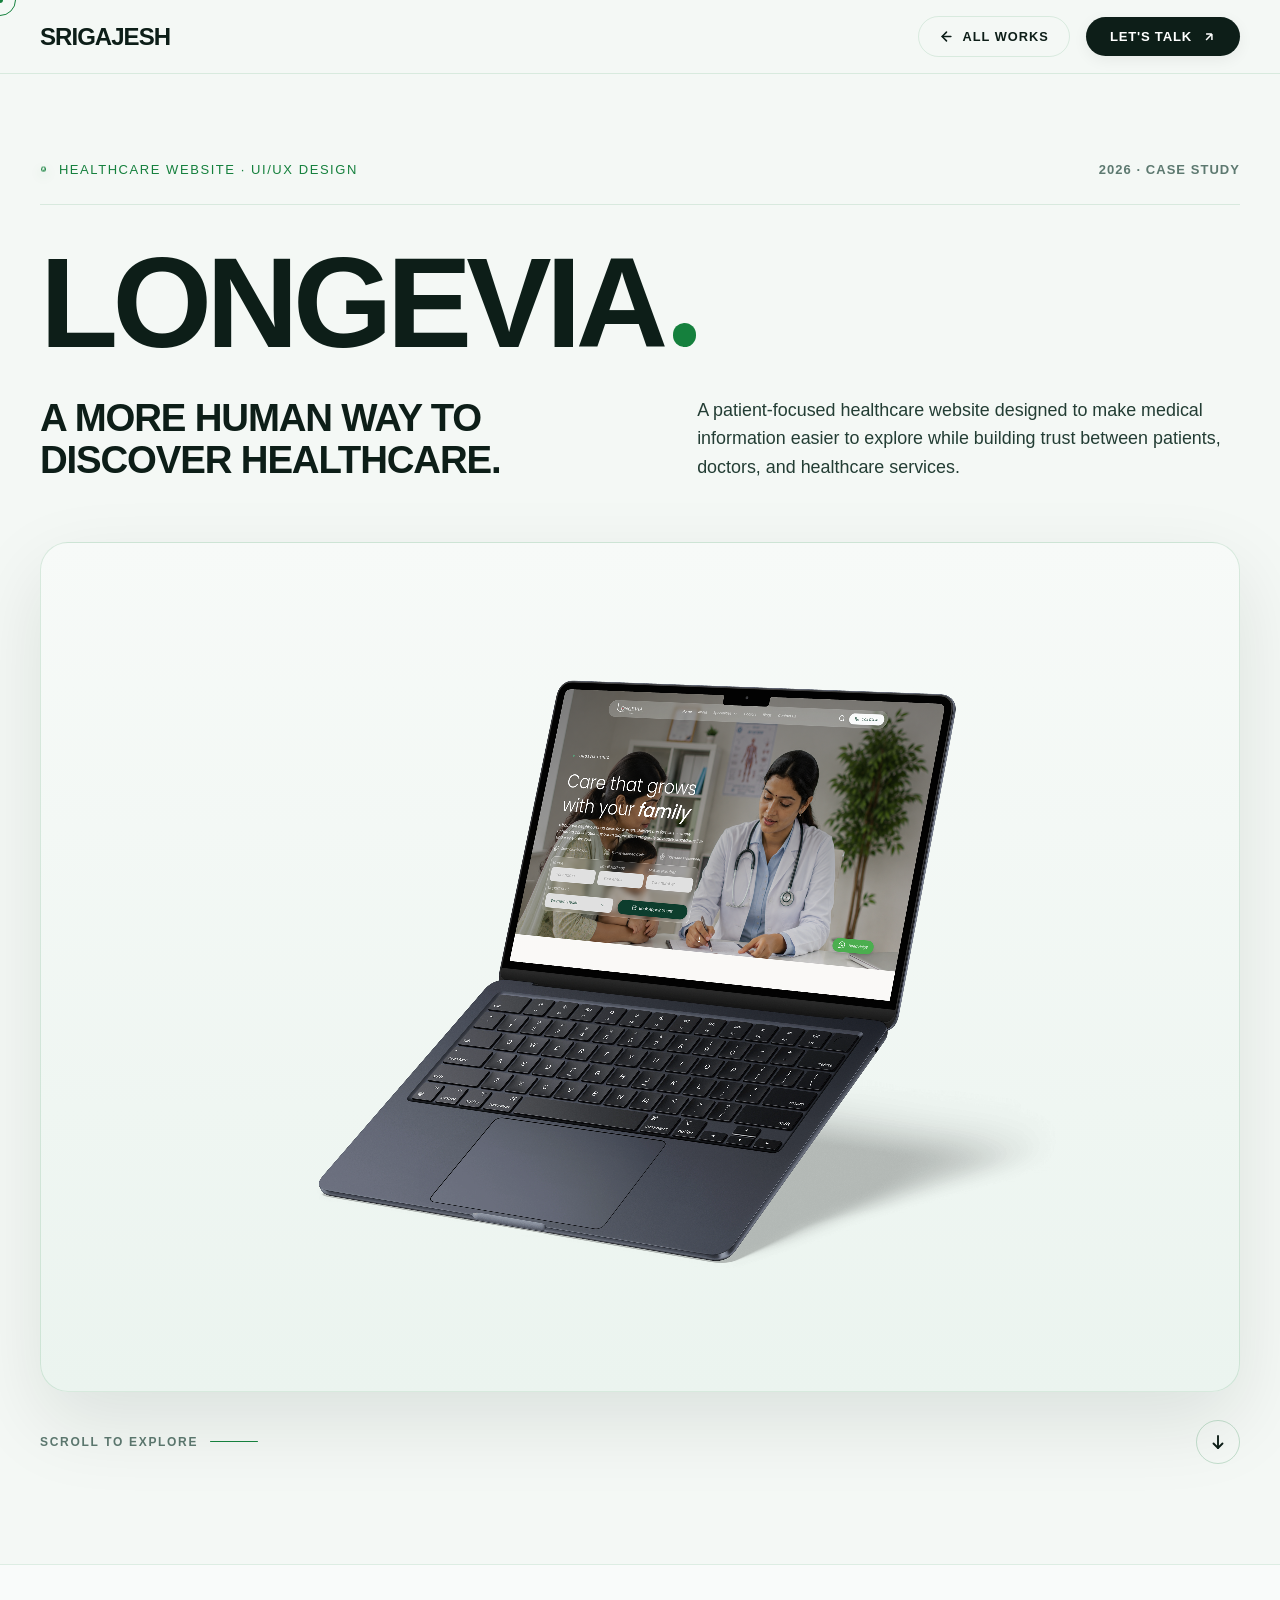
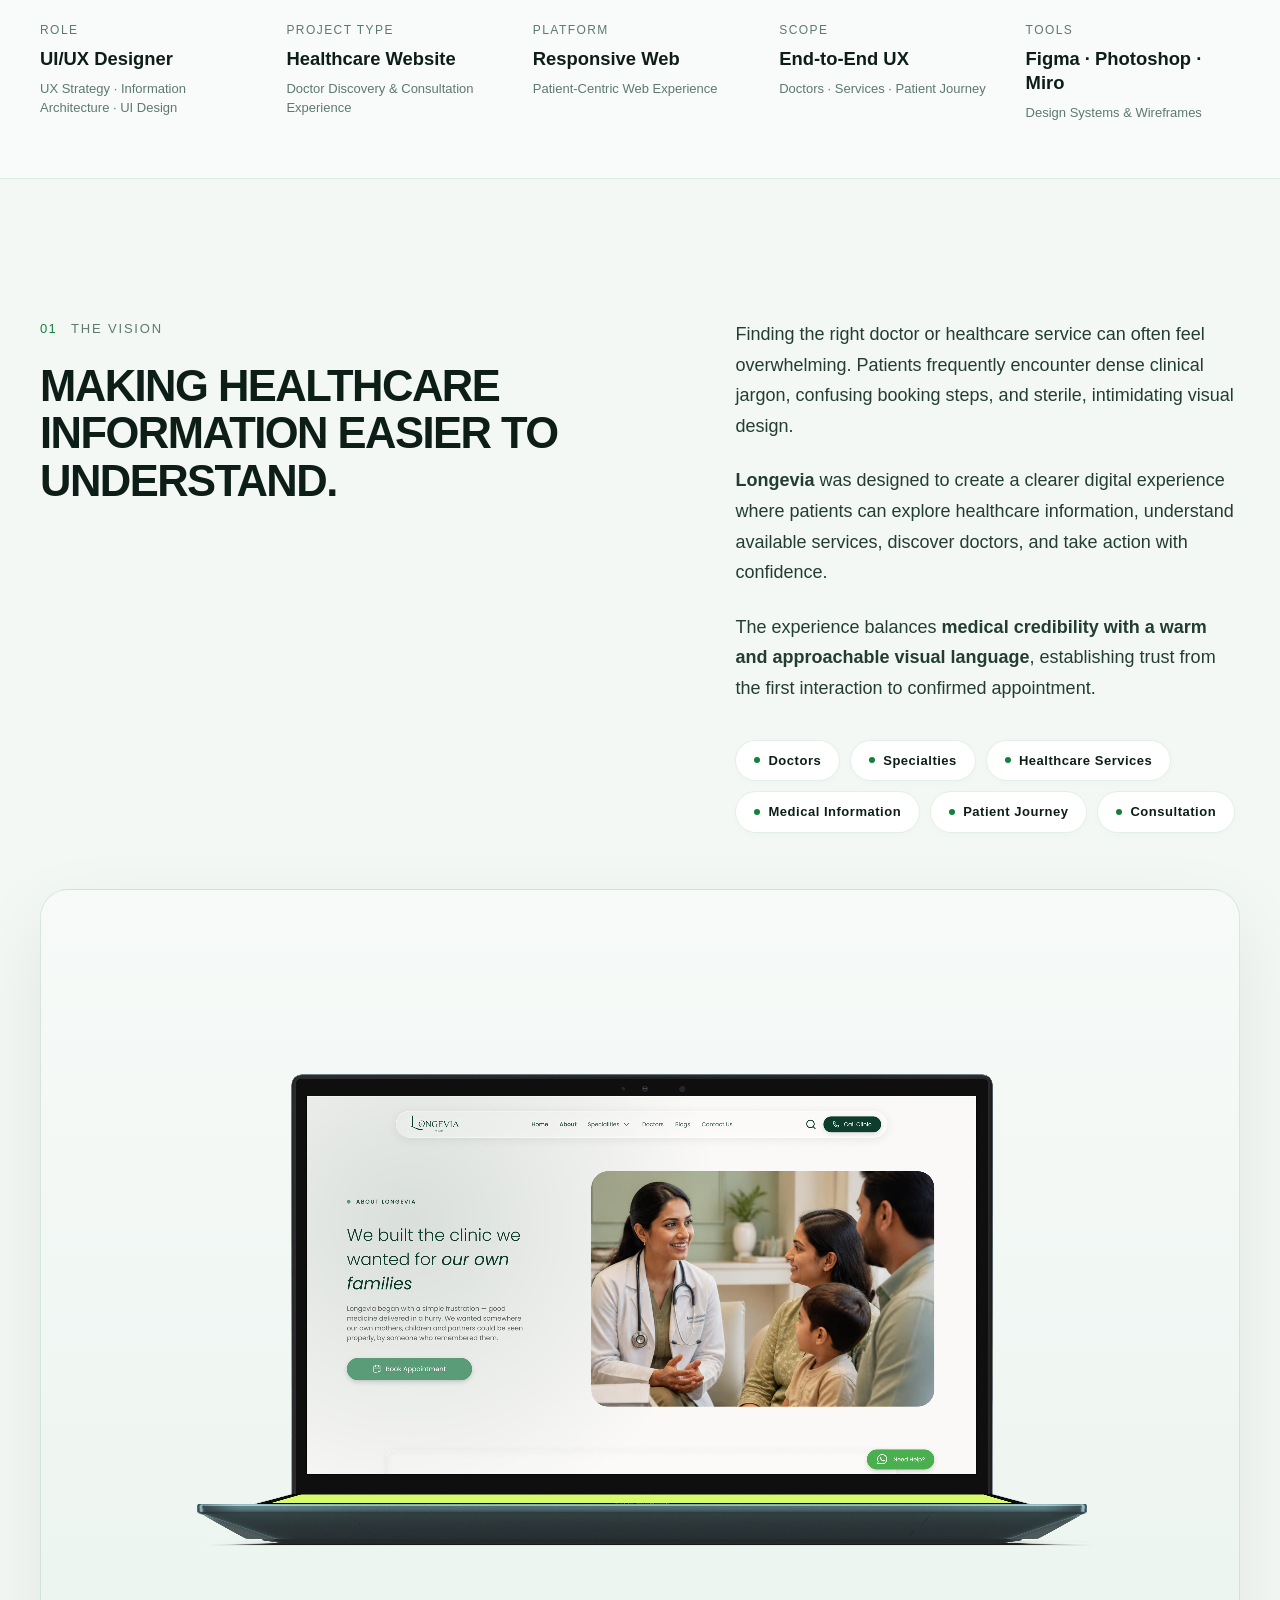
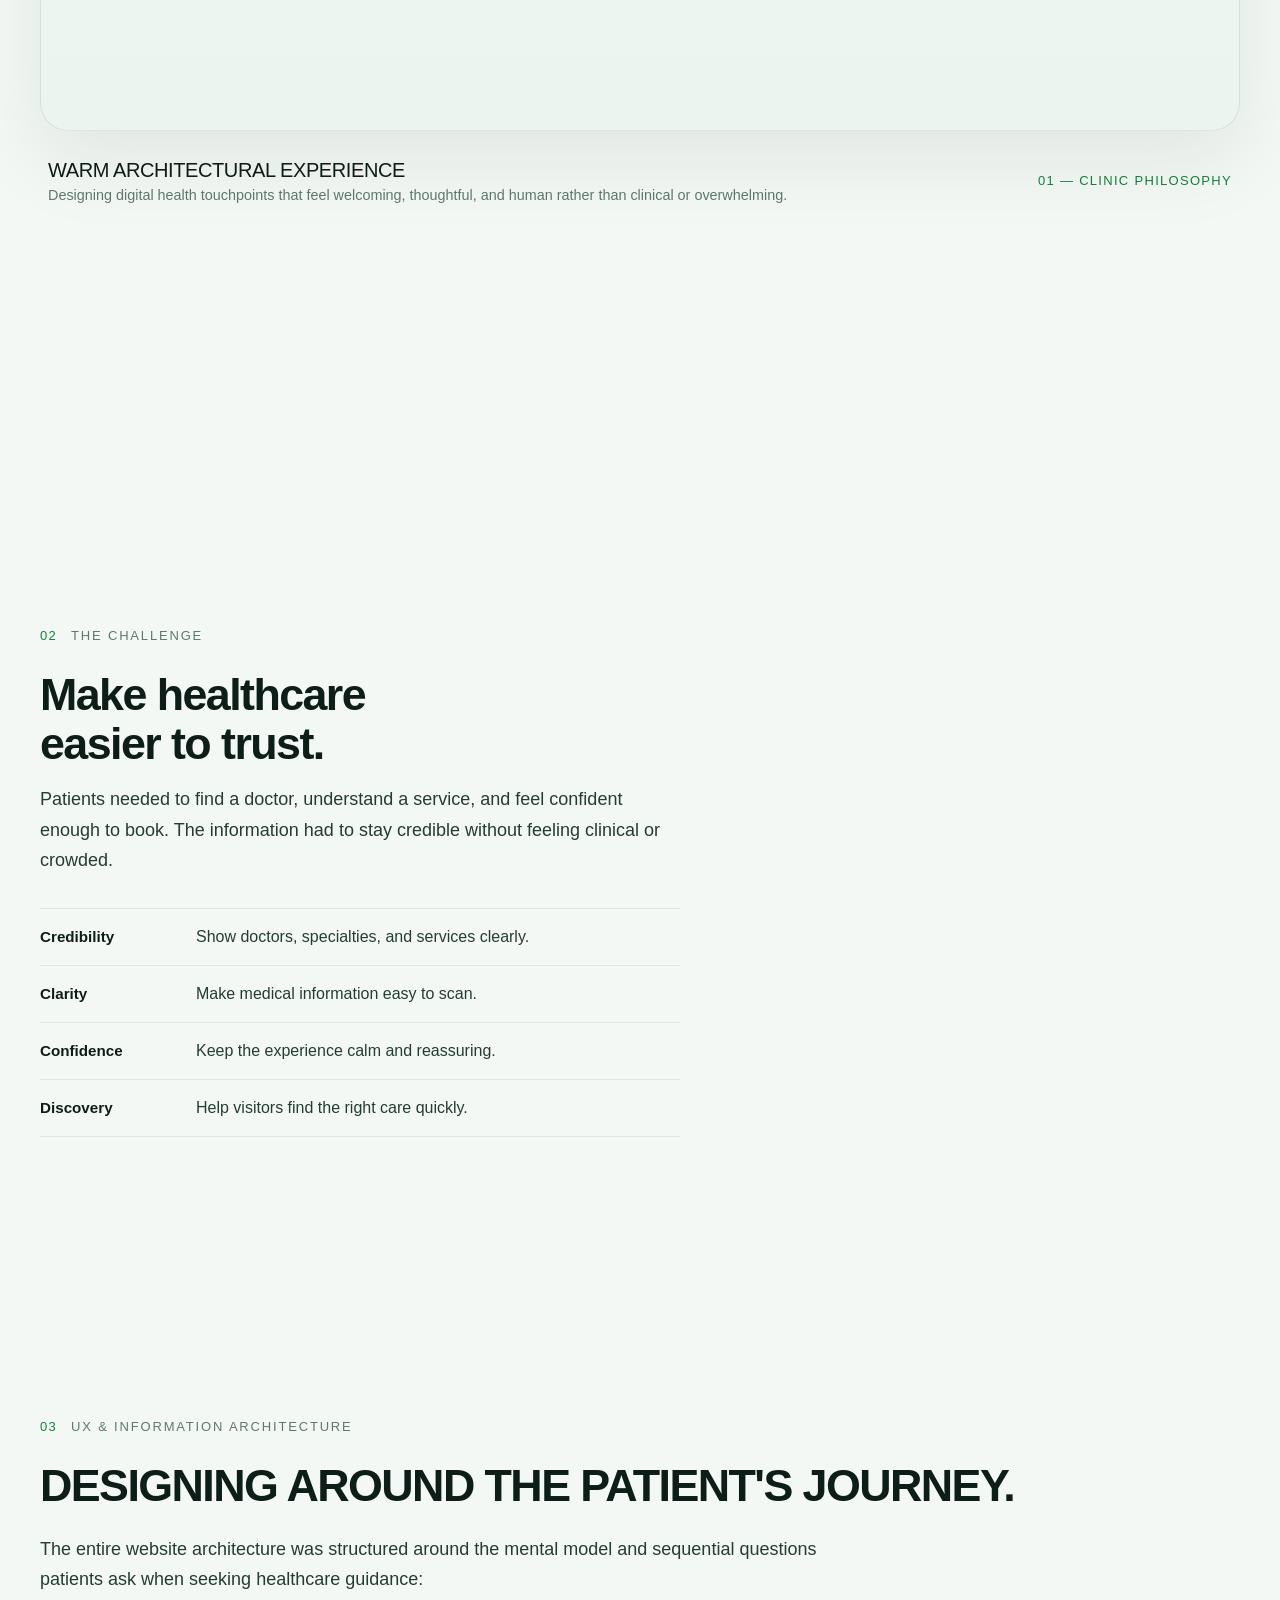
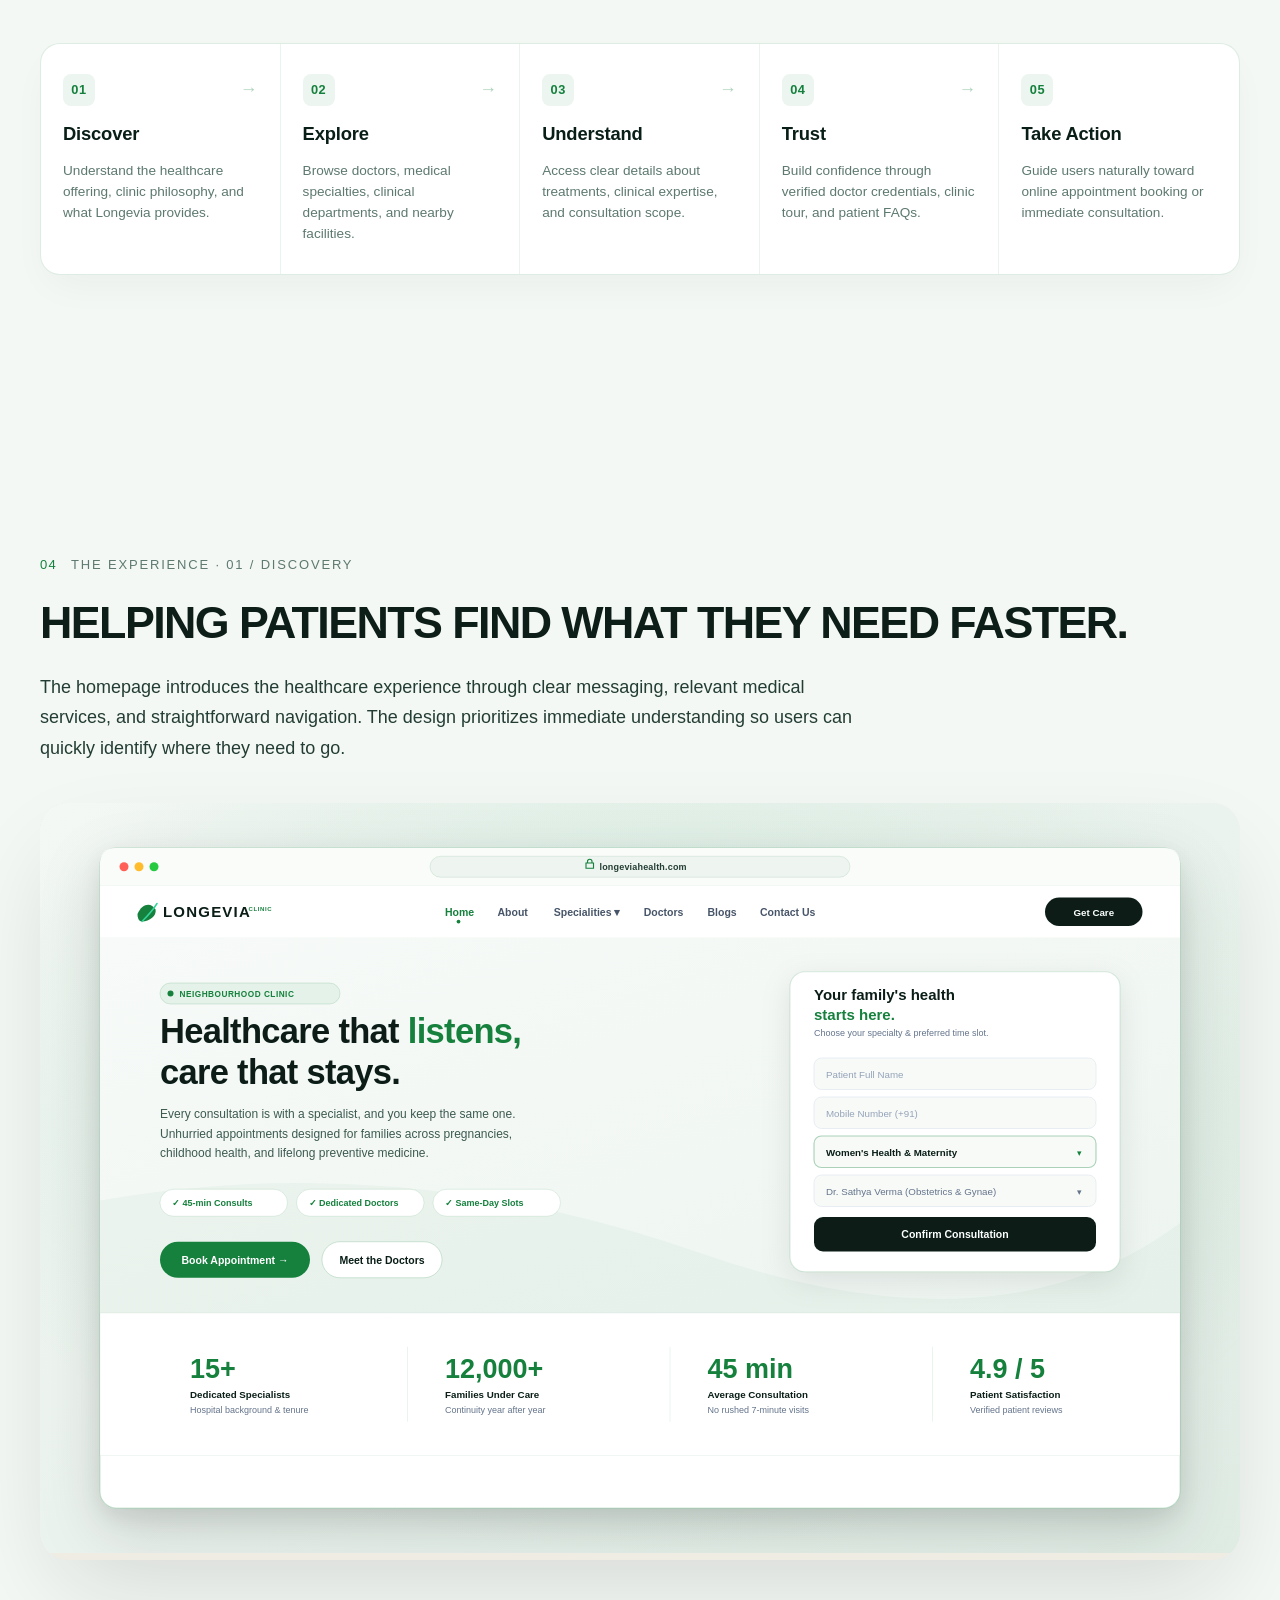
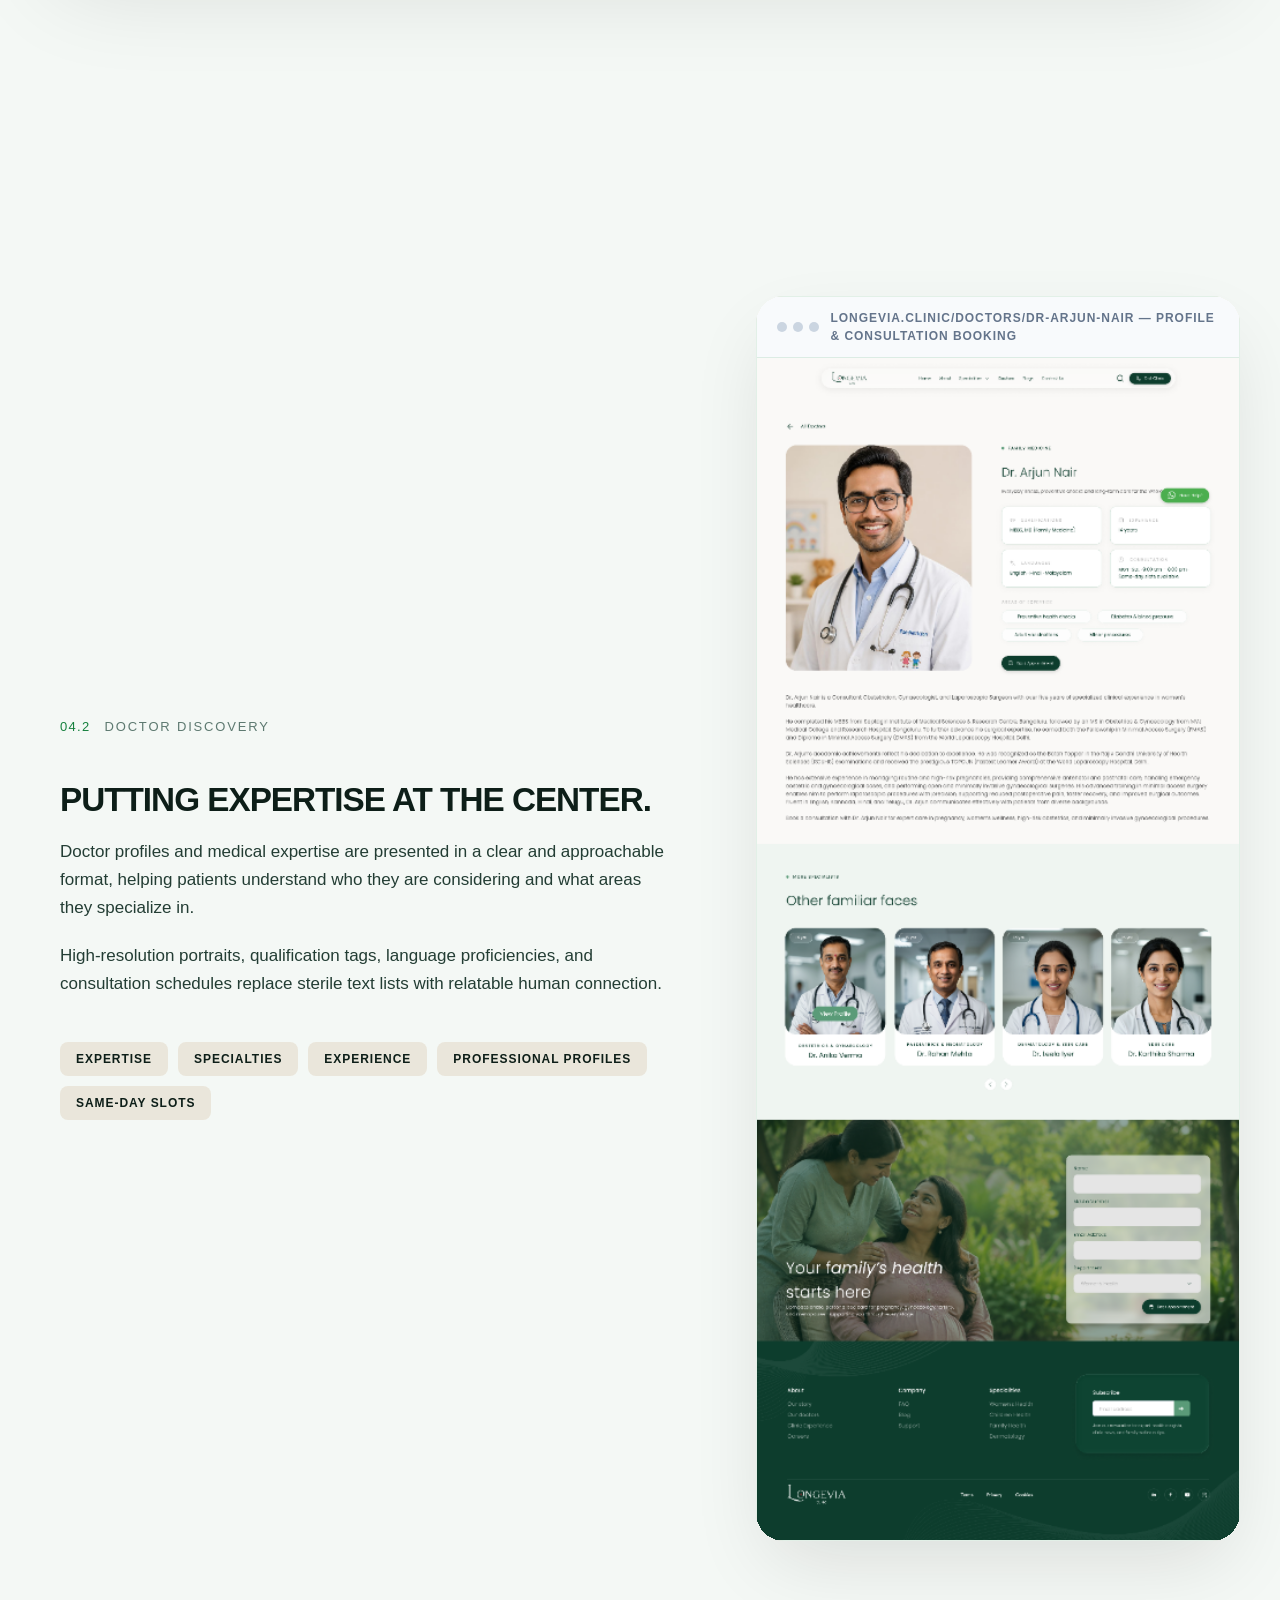
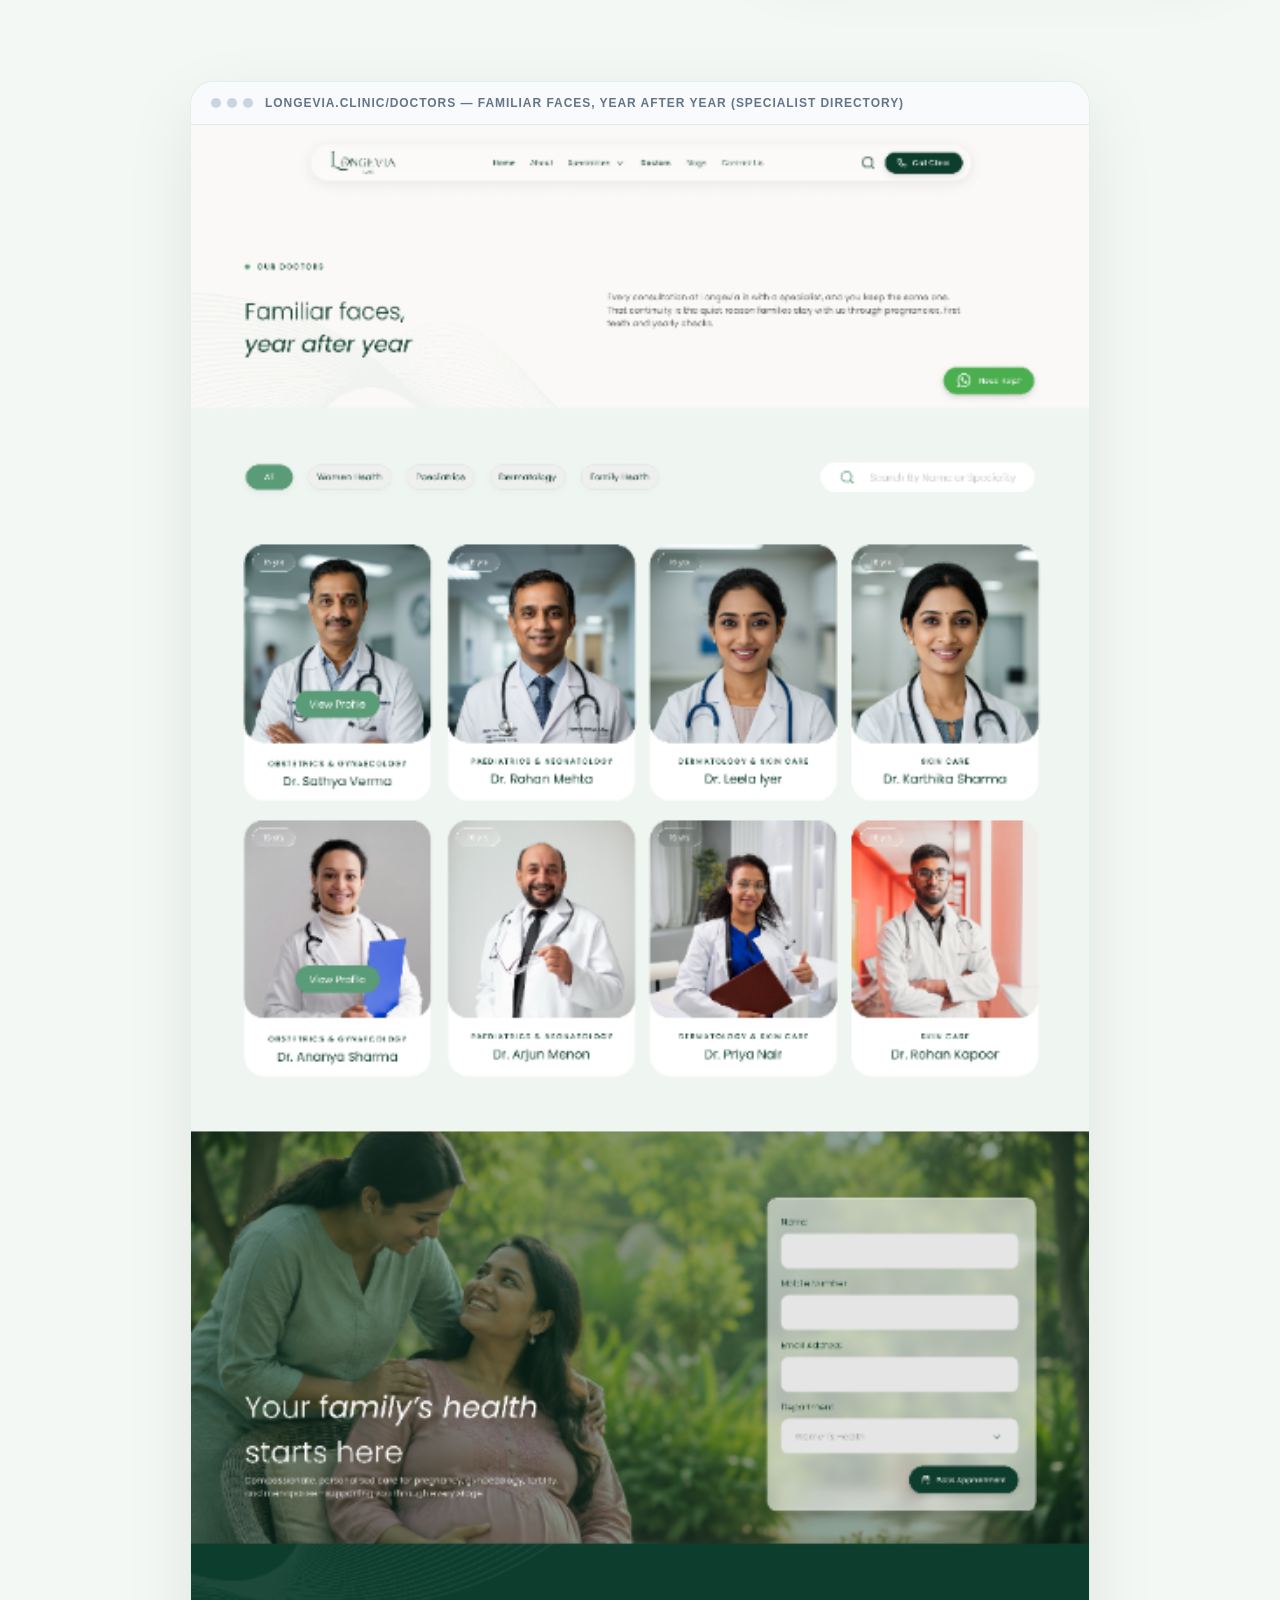
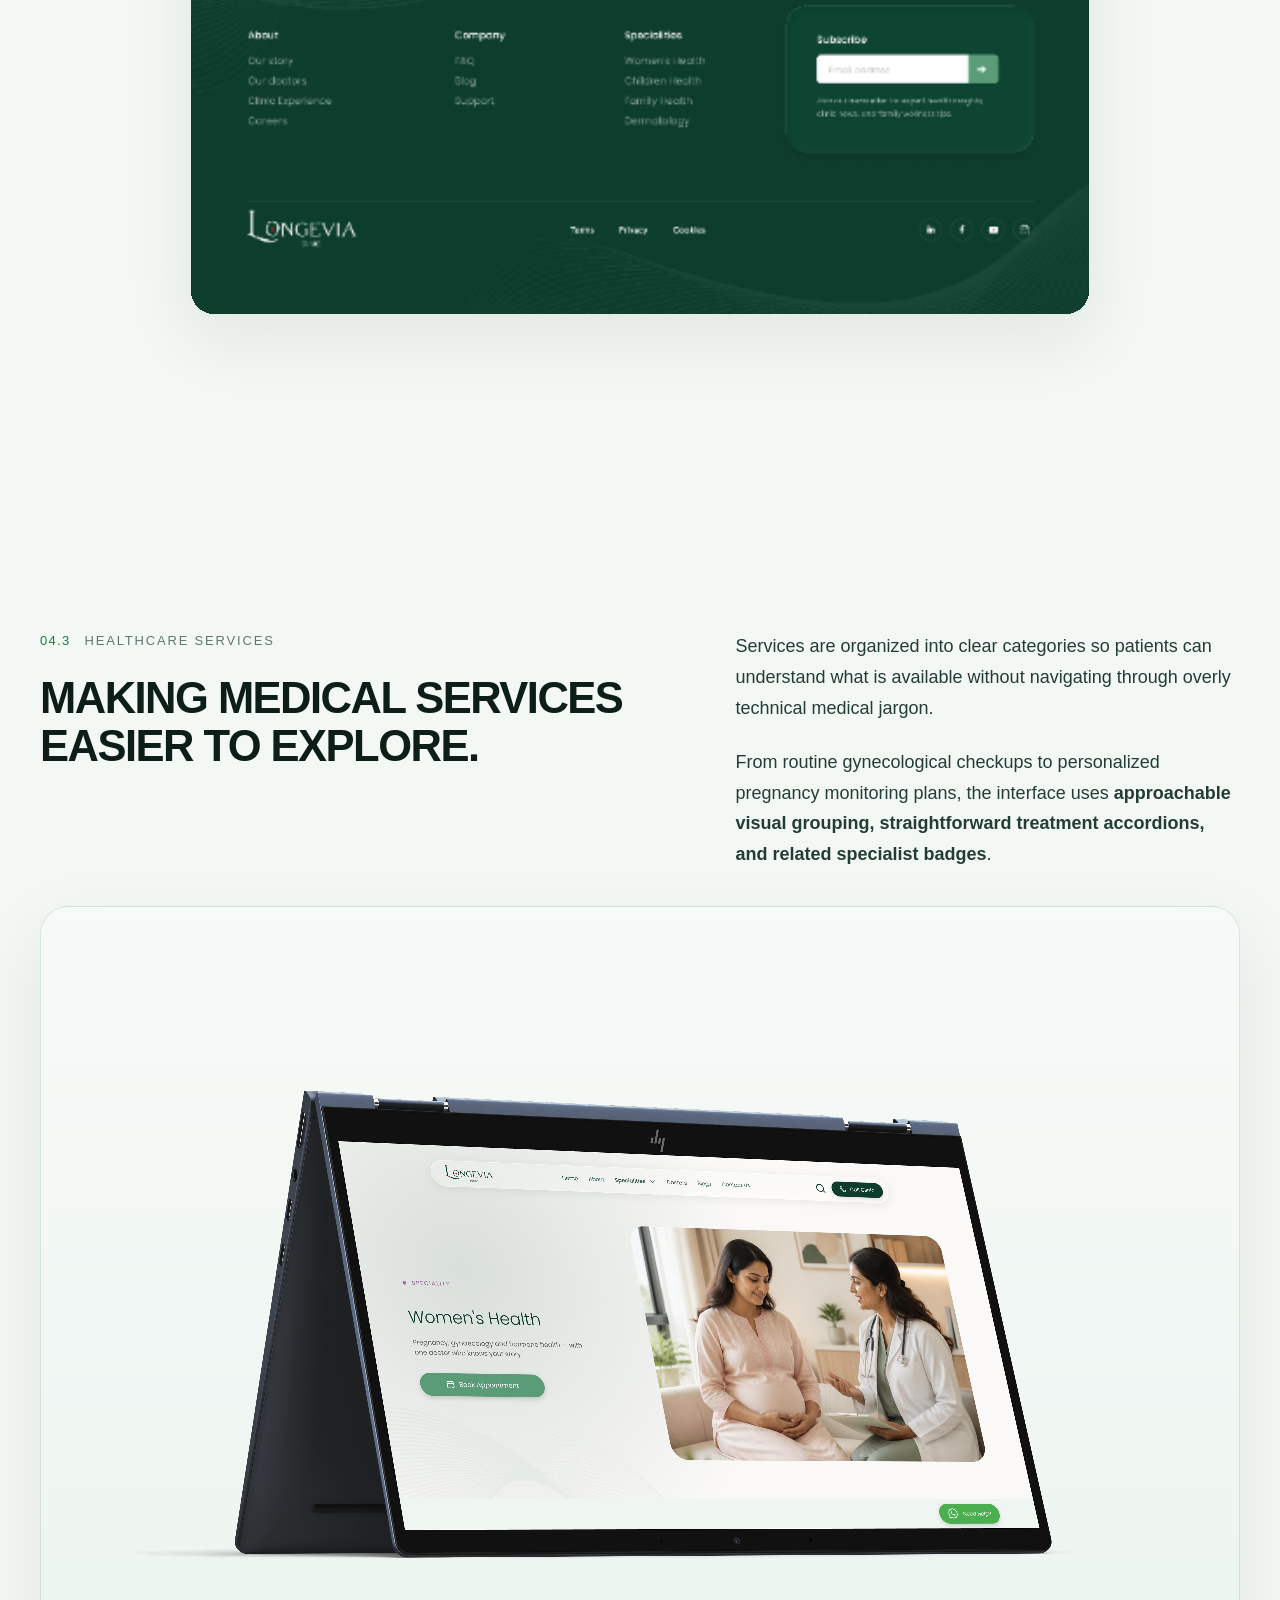
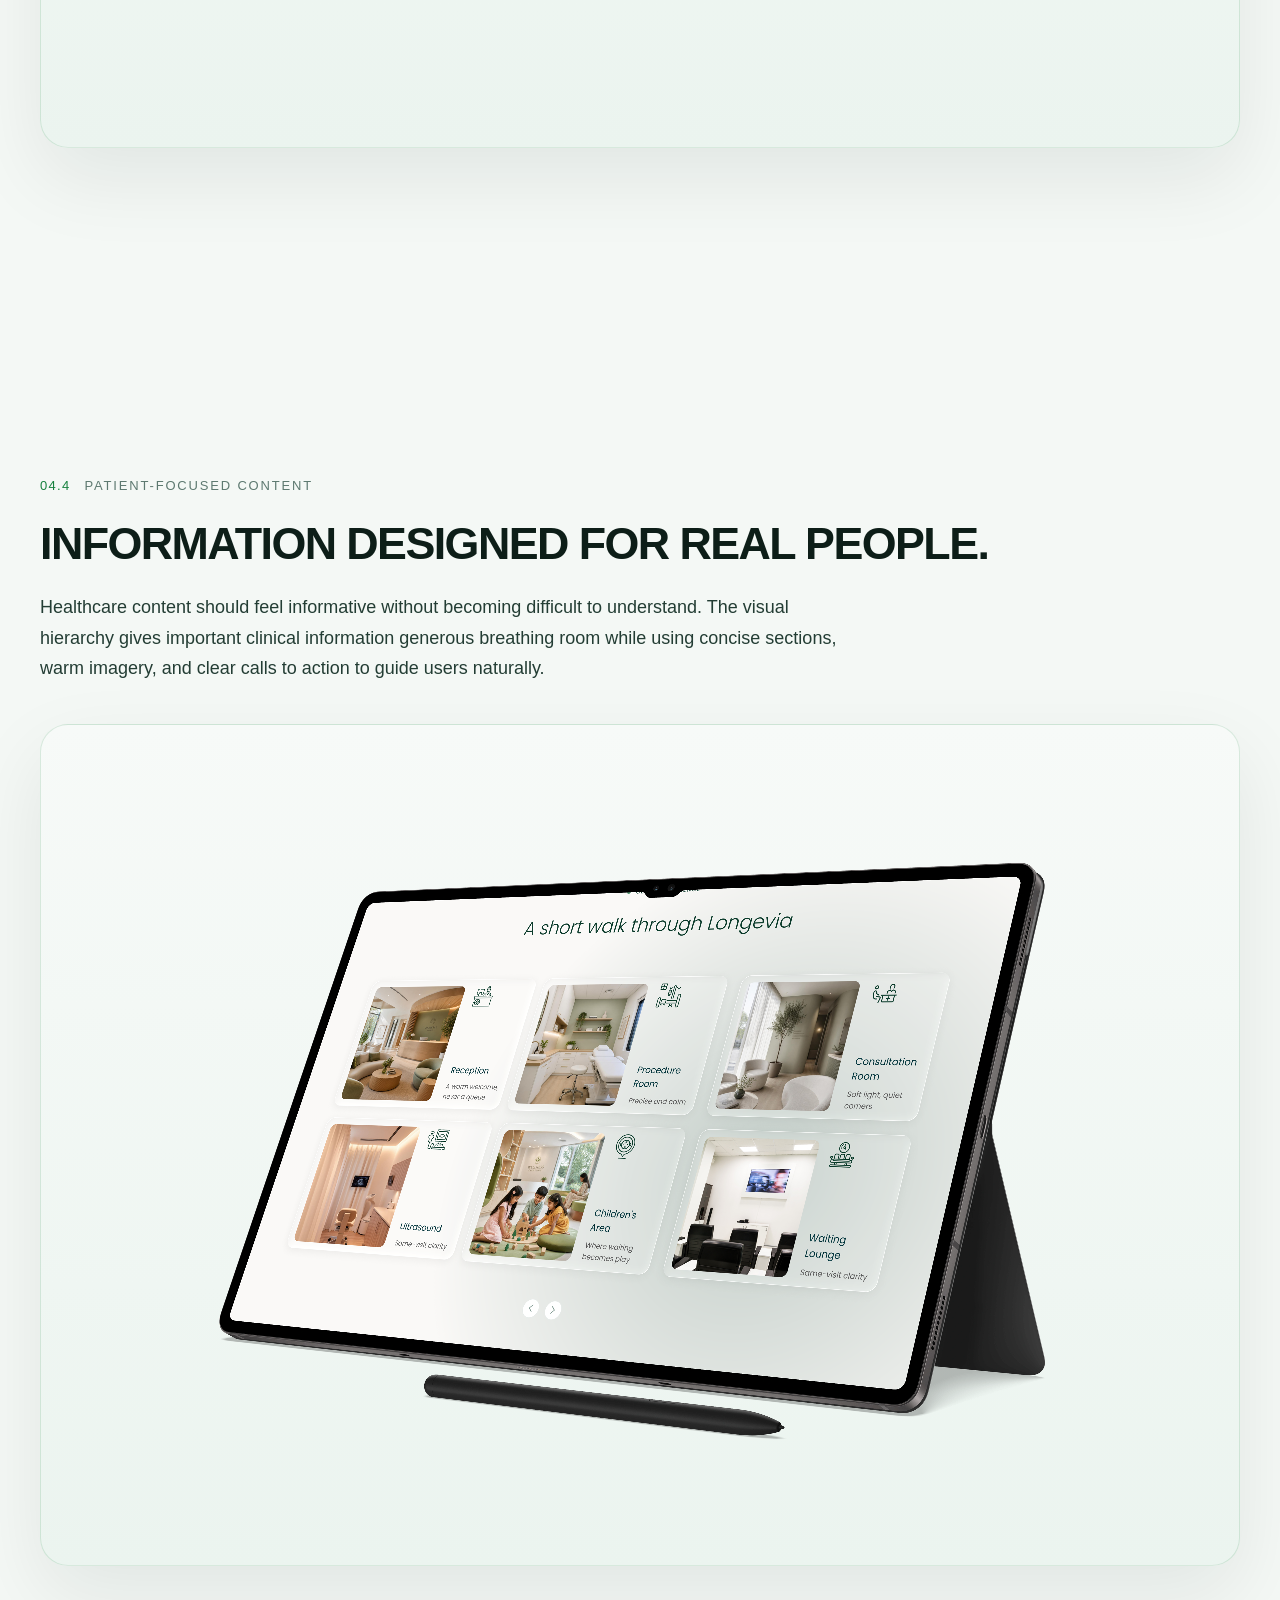
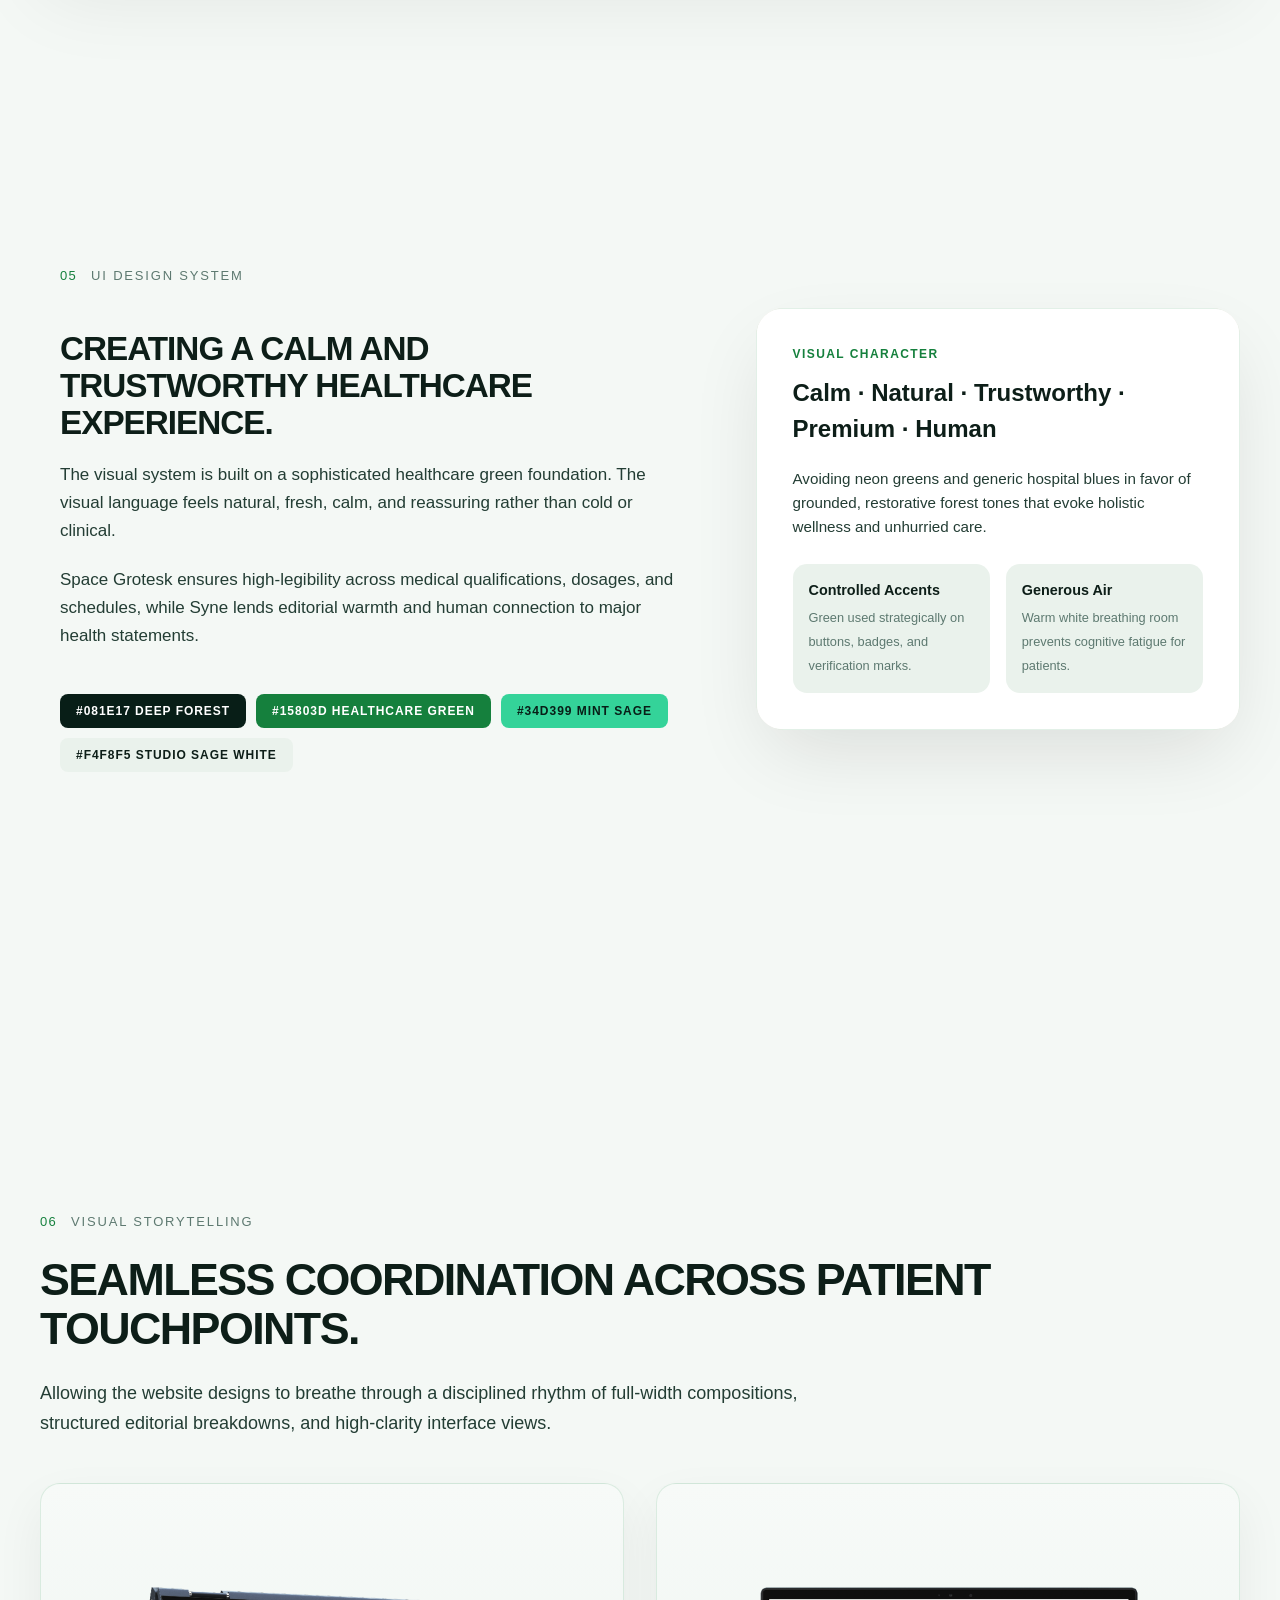
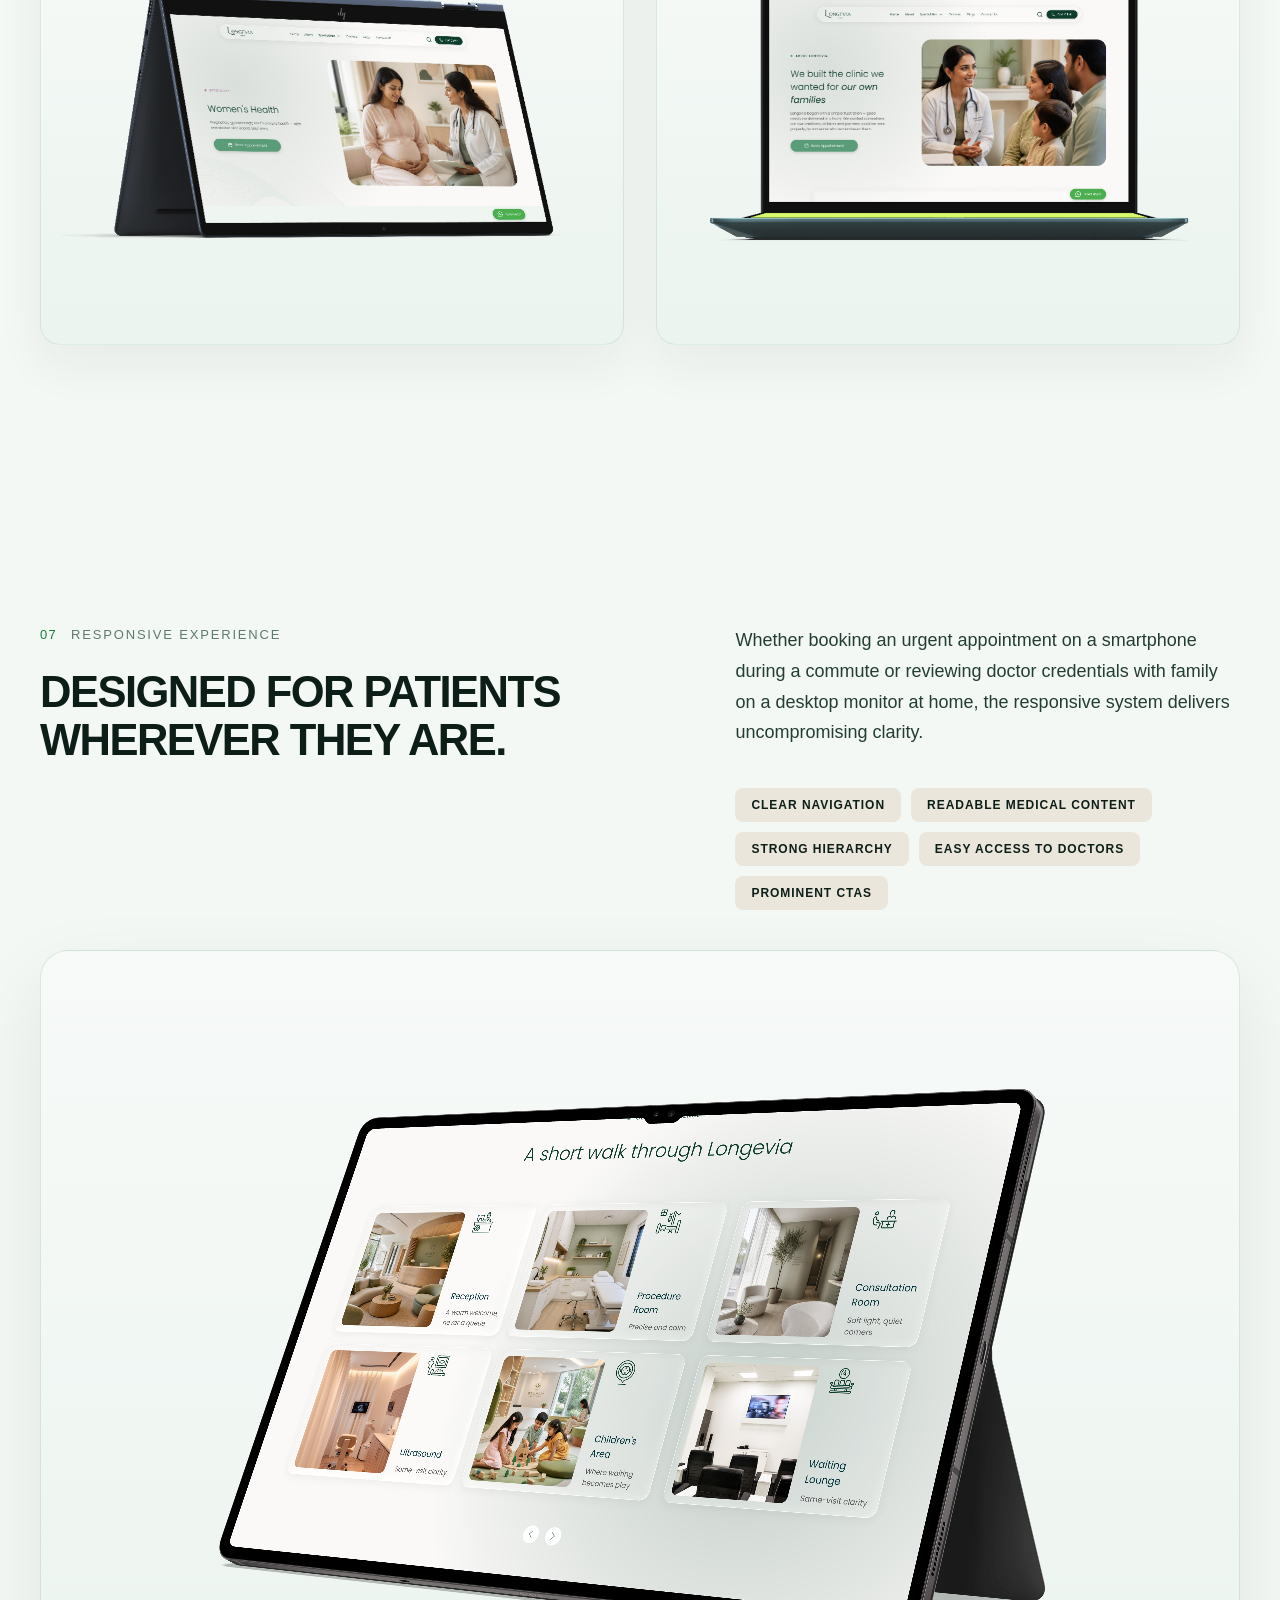
<file: longevia.html>
<!DOCTYPE html>
<html lang="en">
<head>
  <meta charset="UTF-8">
  <meta name="viewport" content="width=device-width, initial-scale=1.0">
  <title>Longevia — Doctor &amp; Healthcare Website | UI/UX Case Study | SRIGAJESH</title>
  <meta name="description" content="Case study of Longevia: A modern, patient-focused doctor and healthcare website designed by SRIGAJESH, presenting medical expertise, healthcare services, and doctor discovery through a calm and trustworthy digital experience.">
  
  <!-- Font Preconnect & Embed (Matching Portfolio Typography) -->
  <link rel="preconnect" href="https://fonts.googleapis.com">
  <link rel="preconnect" href="https://fonts.gstatic.com" crossorigin>
  <link href="https://fonts.googleapis.com/css2?family=Space+Grotesk:wght@400;500;600;700&family=Syne:wght@700;800&display=swap" rel="stylesheet">
  
  <!-- Master Stylesheet + Editorial Case Study Extensions -->
  <link rel="stylesheet" href="styles.css?v=4.9">
  <link rel="stylesheet" href="cortado.css?v=5.1">
</head>
<body class="theme-longevia">

  <!-- Custom Cursor Dot & Ring (Matching Portfolio) -->
  <div class="cursor-dot" id="cursor-dot"></div>
  <div class="cursor-ring" id="cursor-ring"></div>

  <!-- FIXED TOP HEADER -->
  <header class="site-header" id="site-header">
    <div class="header-container">
      <a href="index.html" class="brand-logo" aria-label="SRIGAJESH Portfolio Home">
        SRIGAJESH
      </a>
      
      <div class="header-right">
        <a href="index.html#work" class="back-to-works-btn" aria-label="Back to all projects">
          <svg width="15" height="15" viewBox="0 0 24 24" fill="none" stroke="currentColor" stroke-width="2.5" stroke-linecap="round" stroke-linejoin="round">
            <line x1="19" y1="12" x2="5" y2="12"></line>
            <polyline points="12 19 5 12 12 5"></polyline>
          </svg>
          <span>ALL WORKS</span>
        </a>

        <button class="cta-talk-btn" id="open-contact-btn" aria-label="Open contact form">
          <span>LET'S TALK</span>
          <svg class="btn-arrow" width="14" height="14" viewBox="0 0 24 24" fill="none" stroke="currentColor" stroke-width="2.5">
            <path d="M7 17L17 7M17 7H7M17 7V17"/>
          </svg>
        </button>
      </div>
    </div>
  </header>

  <!-- ==========================================================================
       MAIN EDITORIAL CASE STUDY WRAPPER
       ========================================================================== -->
  <main class="cortado-page-wrap">

    <!-- ==========================================================================
         HERO SECTION
         ========================================================================== -->
    <section class="hero-editorial" id="hero">
      <div class="container-content">
        
        <!-- Top Eyebrow Tag -->
        <div class="hero-meta-top">
          <div class="hero-tag">
            <span class="orange-accent-badge"><span class="badge-inner">★</span></span>
            <span>Healthcare Website · UI/UX Design</span>
          </div>
          <div class="hero-year-badge">
            <span>2026 · Case Study</span>
          </div>
        </div>

        <!-- Huge Display Title -->
        <div class="hero-title-wrap">
          <h1 class="hero-title-main">
            Longevia<span class="hero-title-dot"></span>
          </h1>
        </div>

        <!-- Subtitle & Statement Row -->
        <div class="hero-statement-row">
          <h2 class="hero-subtitle-primary">
            A more human way to discover healthcare.
          </h2>
          <p class="hero-statement-lead">
            A patient-focused healthcare website designed to make medical information easier to explore while building trust between patients, doctors, and healthcare services.
          </p>
        </div>

        <!-- Full-Scale Hero Visual Mockup -->
        <div class="hero-visual-frame" style="background: linear-gradient(180deg, #F7FAF8 0%, #EBF4EF 100%); padding: 40px 20px; border-radius: 28px; border: 1px solid rgba(21, 128, 61, 0.14); box-shadow: 0 30px 80px rgba(8, 30, 23, 0.1);">
          <img 
            src="images/longevia-mockup-hero.png" 
            alt="Longevia Doctor and Healthcare Website floating laptop mockup"
            class="hero-visual-img"
            loading="eager"
            style="width: 100%; height: auto; max-width: 1024px; margin: 0 auto; display: block; object-fit: contain;"
          >
        </div>

        <!-- Scroll Indicator -->
        <div class="hero-scroll-indicator">
          <div class="scroll-text">
            <span>Scroll to Explore</span>
            <div class="scroll-line"></div>
          </div>
          <div class="downward-arrow-box" style="margin-bottom: 0;">
            <svg width="18" height="18" viewBox="0 0 24 24" fill="none" stroke="currentColor" stroke-width="2.5" stroke-linecap="round" stroke-linejoin="round">
              <line x1="12" y1="4" x2="12" y2="20"></line>
              <polyline points="18 14 12 20 6 14"></polyline>
            </svg>
          </div>
        </div>

      </div>
    </section>

    <!-- ==========================================================================
         PROJECT OVERVIEW (Metadata)
         ========================================================================== -->
    <section class="section-project-info" id="overview">
      <div class="container-content">
        <div class="info-grid-5">
          <div class="info-item">
            <span class="info-label">Role</span>
            <span class="info-value">UI/UX Designer</span>
            <span class="info-sub">UX Strategy · Information Architecture · UI Design</span>
          </div>
          <div class="info-item">
            <span class="info-label">Project Type</span>
            <span class="info-value">Healthcare Website</span>
            <span class="info-sub">Doctor Discovery &amp; Consultation Experience</span>
          </div>
          <div class="info-item">
            <span class="info-label">Platform</span>
            <span class="info-value">Responsive Web</span>
            <span class="info-sub">Patient-Centric Web Experience</span>
          </div>
          <div class="info-item">
            <span class="info-label">Scope</span>
            <span class="info-value">End-to-End UX</span>
            <span class="info-sub">Doctors · Services · Patient Journey</span>
          </div>
          <div class="info-item">
            <span class="info-label">Tools</span>
            <span class="info-value">Figma · Photoshop · Miro</span>
            <span class="info-sub">Design Systems &amp; Wireframes</span>
          </div>
        </div>
      </div>
    </section>

    <!-- ==========================================================================
         01 — THE VISION
         ========================================================================== -->
    <section class="editorial-section-space" id="vision">
      <div class="container-content">
        <div class="overview-editorial-block">
          <div class="overview-heading-col">
            <div class="story-chapter-label">
              <span class="chapter-number">01</span>
              <span class="chapter-title">The Vision</span>
            </div>
            <h2 class="overview-heading-lead">
              Making healthcare information easier to understand.
            </h2>
          </div>

          <div class="overview-content-col">
            <p class="overview-text-p">
              Finding the right doctor or healthcare service can often feel overwhelming. Patients frequently encounter dense clinical jargon, confusing booking steps, and sterile, intimidating visual design.
            </p>
            <p class="overview-text-p">
              <strong>Longevia</strong> was designed to create a clearer digital experience where patients can explore healthcare information, understand available services, discover doctors, and take action with confidence.
            </p>
            <p class="overview-text-p">
              The experience balances <strong>medical credibility with a warm and approachable visual language</strong>, establishing trust from the first interaction to confirmed appointment.
            </p>

            <div class="feature-pills-list">
              <span class="feature-pill"><span class="feature-pill-dot"></span>Doctors</span>
              <span class="feature-pill"><span class="feature-pill-dot"></span>Specialties</span>
              <span class="feature-pill"><span class="feature-pill-dot"></span>Healthcare Services</span>
              <span class="feature-pill"><span class="feature-pill-dot"></span>Medical Information</span>
              <span class="feature-pill"><span class="feature-pill-dot"></span>Patient Journey</span>
              <span class="feature-pill"><span class="feature-pill-dot"></span>Consultation</span>
            </div>
          </div>
        </div>
      </div>

      <!-- Large Editorial Visual: Mockup (Clinic Philosophy Mockup) -->
      <div class="container-wide" style="margin-top: 56px;">
        <div class="composition-centered-wide">
          <div class="centered-wide-card" style="background: linear-gradient(180deg, #F7FAF8 0%, #EBF4EF 100%); padding: 36px 20px; border-radius: 28px; border: 1px solid rgba(21, 128, 61, 0.14); box-shadow: 0 30px 80px rgba(8, 30, 23, 0.08);">
            <img 
              src="images/longevia-mockup-about.png" 
              alt="Longevia Clinic philosophy laptop mockup: We built the clinic we wanted for our own families"
              loading="lazy"
              style="width: 100%; height: auto; max-width: 1024px; margin: 0 auto; display: block; object-fit: contain;"
            >
          </div>
          <div class="centered-caption-strip">
            <div>
              <span class="caption-label">Warm Architectural Experience</span>
              <p class="caption-sub">Designing digital health touchpoints that feel welcoming, thoughtful, and human rather than clinical or overwhelming.</p>
            </div>
            <span class="chapter-number">01 — CLINIC PHILOSOPHY</span>
          </div>
        </div>
      </div>
    </section>

    <!-- ==========================================================================
         02 — THE CHALLENGE
         ========================================================================== -->
    <section class="editorial-section-space" id="challenge">
      <div class="container-content longevia-challenge">
        <div class="story-chapter-label">
          <span class="chapter-number">02</span>
          <span class="chapter-title">The Challenge</span>
        </div>

        <h2 class="approach-title">Make healthcare easier to trust.</h2>

        <p class="approach-desc">
          Patients needed to find a doctor, understand a service, and feel confident enough to book. The information had to stay credible without feeling clinical or crowded.
        </p>

        <ul class="longevia-challenge-list">
          <li>
            <strong>Credibility</strong>
            <span>Show doctors, specialties, and services clearly.</span>
          </li>
          <li>
            <strong>Clarity</strong>
            <span>Make medical information easy to scan.</span>
          </li>
          <li>
            <strong>Confidence</strong>
            <span>Keep the experience calm and reassuring.</span>
          </li>
          <li>
            <strong>Discovery</strong>
            <span>Help visitors find the right care quickly.</span>
          </li>
        </ul>
      </div>
    </section>

    <!-- ==========================================================================
         03 — UX & INFORMATION ARCHITECTURE
         ========================================================================== -->
    <section class="editorial-section-space" id="ux-architecture">
      <div class="container-content">
        
        <div class="story-chapter-label">
          <span class="chapter-number">03</span>
          <span class="chapter-title">UX &amp; Information Architecture</span>
        </div>

        <h2 class="approach-title" style="margin-bottom: 24px;">
          Designing around the patient's journey.
        </h2>

        <p class="approach-desc" style="max-width: 840px; margin-bottom: 48px;">
          The entire website architecture was structured around the mental model and sequential questions patients ask when seeking healthcare guidance:
        </p>

        <!-- 5-Step Patient Journey Track (Simple & Connected Sequential Flow) -->
        <div class="patient-journey-simple">
          
          <div class="journey-step-col">
            <div class="journey-step-header">
              <span class="journey-step-badge">01</span>
              <span class="journey-step-arrow">→</span>
            </div>
            <h3 class="journey-step-title">Discover</h3>
            <p class="journey-step-desc">
              Understand the healthcare offering, clinic philosophy, and what Longevia provides.
            </p>
          </div>

          <div class="journey-step-col">
            <div class="journey-step-header">
              <span class="journey-step-badge">02</span>
              <span class="journey-step-arrow">→</span>
            </div>
            <h3 class="journey-step-title">Explore</h3>
            <p class="journey-step-desc">
              Browse doctors, medical specialties, clinical departments, and nearby facilities.
            </p>
          </div>

          <div class="journey-step-col">
            <div class="journey-step-header">
              <span class="journey-step-badge">03</span>
              <span class="journey-step-arrow">→</span>
            </div>
            <h3 class="journey-step-title">Understand</h3>
            <p class="journey-step-desc">
              Access clear details about treatments, clinical expertise, and consultation scope.
            </p>
          </div>

          <div class="journey-step-col">
            <div class="journey-step-header">
              <span class="journey-step-badge">04</span>
              <span class="journey-step-arrow">→</span>
            </div>
            <h3 class="journey-step-title">Trust</h3>
            <p class="journey-step-desc">
              Build confidence through verified doctor credentials, clinic tour, and patient FAQs.
            </p>
          </div>

          <div class="journey-step-col">
            <div class="journey-step-header">
              <span class="journey-step-badge">05</span>
            </div>
            <h3 class="journey-step-title">Take Action</h3>
            <p class="journey-step-desc">
              Guide users naturally toward online appointment booking or immediate consultation.
            </p>
          </div>

        </div>

      </div>
    </section>

    <!-- ==========================================================================
         04 — THE EXPERIENCE (01: Healthcare Discovery)
         ========================================================================== -->
    <section class="editorial-section-space" id="experience">
      <div class="container-content">
        
        <div class="story-chapter-label">
          <span class="chapter-number">04</span>
          <span class="chapter-title">The Experience · 01 / Discovery</span>
        </div>

        <h2 class="approach-title" style="margin-bottom: 24px;">
          Helping patients find what they need faster.
        </h2>

        <p class="approach-desc" style="max-width: 820px; margin-bottom: 40px;">
          The homepage introduces the healthcare experience through clear messaging, relevant medical services, and straightforward navigation. The design prioritizes immediate understanding so users can quickly identify where they need to go.
        </p>

        <!-- Healthcare Discovery Mockup -->
        <div class="hero-visual-frame" style="margin-bottom: 56px;">
          <img 
            src="images/longevia-mockup-hero.svg" 
            alt="Longevia Homepage interface showing hero search, doctor categories, clinic overview, and appointment booking"
            loading="lazy"
            class="hero-visual-img"
          >
        </div>

      </div>
    </section>

    <!-- ==========================================================================
         04.2 — THE EXPERIENCE (02: Doctor Discovery & Profiles)
         ========================================================================== -->
    <section class="editorial-section-space" id="doctor-discovery">
      <div class="container-content">
        
        <div class="composition-asymmetric">
          <div class="composition-caption-col">
            <div class="story-chapter-label">
              <span class="chapter-number">04.2</span>
              <span class="chapter-title">Doctor Discovery</span>
            </div>
            <h3 class="comp-title">Putting expertise at the center.</h3>
            <p class="comp-desc">
              Doctor profiles and medical expertise are presented in a clear and approachable format, helping patients understand who they are considering and what areas they specialize in.
            </p>
            <p class="comp-desc">
              High-resolution portraits, qualification tags, language proficiencies, and consultation schedules replace sterile text lists with relatable human connection.
            </p>

            <div class="branch-preview-pills" style="margin-top: 24px;">
              <span class="branch-pill">Expertise</span>
              <span class="branch-pill">Specialties</span>
              <span class="branch-pill">Experience</span>
              <span class="branch-pill">Professional Profiles</span>
              <span class="branch-pill">Same-Day Slots</span>
            </div>
          </div>

          <div class="composition-media-card">
            <!-- Doctor Detail Evidence Frame (Actual Dr. Arjun Nair Interface) -->
            <div class="enterprise-ui-frame" style="margin: 0; box-shadow: 0 20px 60px rgba(8, 30, 23, 0.08); border-radius: 20px; overflow: hidden; background: #FFFFFF;">
              <div class="ui-frame-header">
                <div class="ui-dots">
                  <span class="ui-dot"></span>
                  <span class="ui-dot"></span>
                  <span class="ui-dot"></span>
                </div>
                <span class="ui-frame-title">longevia.clinic/doctors/dr-arjun-nair — Profile &amp; Consultation Booking</span>
              </div>
              <img 
                src="images/longevia-doctor-profile-ui.png" 
                alt="Longevia Doctor Profile detail showing credentials, languages, consultation hours, and biography"
                loading="lazy"
                style="width: 100%; height: auto; display: block; image-rendering: -webkit-optimize-contrast; image-rendering: high-quality;"
              >
            </div>
          </div>
        </div>

        <!-- Full-Width Doctors Grid Showcase (Actual Our Doctors Interface) -->
        <div class="enterprise-ui-frame" style="margin-top: 48px; max-width: 900px; margin-left: auto; margin-right: auto; box-shadow: 0 24px 70px rgba(8, 30, 23, 0.08); border-radius: 24px; overflow: hidden; background: #FFFFFF;">
          <div class="ui-frame-header">
            <div class="ui-dots">
              <span class="ui-dot"></span>
              <span class="ui-dot"></span>
              <span class="ui-dot"></span>
            </div>
            <span class="ui-frame-title">longevia.clinic/doctors — Familiar faces, year after year (Specialist Directory)</span>
          </div>
          <img 
            src="images/longevia-our-doctors-ui.png" 
            alt="Longevia Doctors Grid showing category filters and team of medical specialists"
            loading="lazy"
            style="width: 100%; height: auto; display: block; image-rendering: -webkit-optimize-contrast; image-rendering: high-quality;"
          >
        </div>

      </div>
    </section>

    <!-- ==========================================================================
         04.3 — THE EXPERIENCE (03: Healthcare Services)
         ========================================================================== -->
    <section class="editorial-section-space" id="services">
      <div class="container-content">
        
        <div class="overview-editorial-block">
          <div class="overview-heading-col">
            <div class="story-chapter-label">
              <span class="chapter-number">04.3</span>
              <span class="chapter-title">Healthcare Services</span>
            </div>
            <h2 class="overview-heading-lead">
              Making medical services easier to explore.
            </h2>
          </div>

          <div class="overview-content-col">
            <p class="overview-text-p">
              Services are organized into clear categories so patients can understand what is available without navigating through overly technical medical jargon.
            </p>
            <p class="overview-text-p">
              From routine gynecological checkups to personalized pregnancy monitoring plans, the interface uses <strong>approachable visual grouping, straightforward treatment accordions, and related specialist badges</strong>.
            </p>
          </div>
        </div>

        <!-- Healthcare Services Convertible Laptop Mockup -->
        <div class="hero-visual-frame" style="margin-top: 36px; margin-bottom: 48px; background: linear-gradient(180deg, #F7FAF8 0%, #EBF4EF 100%); padding: 36px 20px; border-radius: 28px; border: 1px solid rgba(21, 128, 61, 0.14); box-shadow: 0 30px 80px rgba(8, 30, 23, 0.08);">
          <img 
            src="images/longevia-mockup-service.png" 
            alt="Longevia Women's Health specialty service convertible laptop mockup"
            loading="lazy"
            class="hero-visual-img"
            style="width: 100%; height: auto; max-width: 1024px; margin: 0 auto; display: block; object-fit: contain;"
          >
        </div>

      </div>
    </section>

    <!-- ==========================================================================
         04.4 — THE EXPERIENCE (04: Patient-Focused Content)
         ========================================================================== -->
    <section class="editorial-section-space" id="patient-content">
      <div class="container-content">
        
        <div class="story-chapter-label">
          <span class="chapter-number">04.4</span>
          <span class="chapter-title">Patient-Focused Content</span>
        </div>

        <h2 class="approach-title" style="margin-bottom: 24px;">
          Information designed for real people.
        </h2>

        <p class="approach-desc" style="max-width: 820px; margin-bottom: 40px;">
          Healthcare content should feel informative without becoming difficult to understand. The visual hierarchy gives important clinical information generous breathing room while using concise sections, warm imagery, and clear calls to action to guide users naturally.
        </p>

        <!-- Clinic Experience Architecture Frame: A short walk through Longevia (Surface Tablet Mockup) -->
        <div class="hero-visual-frame" style="background: linear-gradient(180deg, #F7FAF8 0%, #EBF4EF 100%); padding: 36px 20px; border-radius: 28px; border: 1px solid rgba(21, 128, 61, 0.14); box-shadow: 0 30px 80px rgba(8, 30, 23, 0.08);">
          <img 
            src="images/longevia-mockup-tablet.png" 
            alt="Longevia Clinic Experience Surface tablet mockup with stylus: A short walk through Longevia"
            loading="lazy"
            class="hero-visual-img"
            style="width: 100%; height: auto; max-width: 1024px; margin: 0 auto; display: block; object-fit: contain;"
          >
        </div>

      </div>
    </section>

    <!-- ==========================================================================
         05 — UI DESIGN (Calm & Trustworthy Healthcare System)
         ========================================================================== -->
    <section class="editorial-section-space" id="ui-design">
      <div class="container-content">
        
        <div class="composition-asymmetric">
          <div class="composition-caption-col">
            <div class="story-chapter-label">
              <span class="chapter-number">05</span>
              <span class="chapter-title">UI Design System</span>
            </div>
            <h3 class="comp-title">Creating a calm and trustworthy healthcare experience.</h3>
            <p class="comp-desc">
              The visual system is built on a sophisticated healthcare green foundation. The visual language feels natural, fresh, calm, and reassuring rather than cold or clinical.
            </p>
            <p class="comp-desc">
              Space Grotesk ensures high-legibility across medical qualifications, dosages, and schedules, while Syne lends editorial warmth and human connection to major health statements.
            </p>
            <div class="branch-preview-pills" style="margin-top: 24px;">
              <span class="branch-pill" style="background: #081E17; color: #FFFFFF;">#081E17 Deep Forest</span>
              <span class="branch-pill" style="background: #15803D; color: #FFFFFF;">#15803D Healthcare Green</span>
              <span class="branch-pill" style="background: #34D399; color: #081E17;">#34D399 Mint Sage</span>
              <span class="branch-pill" style="background: #EAF2EC; color: #0D1E18;">#F4F8F5 Studio Sage White</span>
            </div>
          </div>

          <div class="composition-media-card">
            <!-- UI System Highlights Card -->
            <div style="background: #FFFFFF; border: 1px solid var(--border-subtle); border-radius: 24px; padding: 36px; box-shadow: 0 16px 40px rgba(21, 128, 61, 0.08);">
              <span style="font-family: var(--font-primary); font-size: 0.75rem; font-weight: 600; letter-spacing: 0.12em; text-transform: uppercase; color: var(--project-primary); display: block; margin-bottom: 12px;">Visual Character</span>
              <h4 style="font-family: var(--font-primary); font-size: 1.5rem; color: var(--text-black); margin-bottom: 20px;">
                Calm · Natural · Trustworthy · Premium · Human
              </h4>
              <p style="color: var(--text-body); font-size: 0.95rem; line-height: 1.6; margin-bottom: 24px;">
                Avoiding neon greens and generic hospital blues in favor of grounded, restorative forest tones that evoke holistic wellness and unhurried care.
              </p>
              
              <div style="display: grid; grid-template-columns: 1fr 1fr; gap: 16px; margin-top: 20px;">
                <div style="padding: 16px; border-radius: 14px; background: var(--bg-card-subtle);">
                  <strong style="color: var(--text-black); display: block; font-size: 0.9rem; margin-bottom: 4px;">Controlled Accents</strong>
                  <span style="font-size: 0.8rem; color: var(--text-muted);">Green used strategically on buttons, badges, and verification marks.</span>
                </div>
                <div style="padding: 16px; border-radius: 14px; background: var(--bg-card-subtle);">
                  <strong style="color: var(--text-black); display: block; font-size: 0.9rem; margin-bottom: 4px;">Generous Air</strong>
                  <span style="font-size: 0.8rem; color: var(--text-muted);">Warm white breathing room prevents cognitive fatigue for patients.</span>
                </div>
              </div>
            </div>
          </div>
        </div>

      </div>
    </section>

    <!-- ==========================================================================
         06 — VISUAL STORYTELLING (Dual-Screen Presentation)
         ========================================================================== -->
    <section class="editorial-section-space" id="storytelling">
      <div class="container-content">
        
        <div class="story-chapter-label">
          <span class="chapter-number">06</span>
          <span class="chapter-title">Visual Storytelling</span>
        </div>

        <h2 class="approach-title" style="margin-bottom: 24px;">
          Seamless coordination across patient touchpoints.
        </h2>

        <p class="approach-desc" style="max-width: 820px; margin-bottom: 44px;">
          Allowing the website designs to breathe through a disciplined rhythm of full-width compositions, structured editorial breakdowns, and high-clarity interface views.
        </p>

        <!-- Dual Device Editorial Presentation Grid -->
        <div style="display: grid; grid-template-columns: 1fr 1fr; gap: 32px; align-items: start;">
          
          <!-- Screen 1: Women's Health Convertible Laptop -->
          <div class="hero-visual-frame" style="margin: 0; background: linear-gradient(180deg, #F7FAF8 0%, #EBF4EF 100%); padding: 24px 16px; border-radius: 20px; border: 1px solid rgba(21, 128, 61, 0.12); box-shadow: 0 20px 50px rgba(8, 30, 23, 0.06);">
            <img 
              src="images/longevia-mockup-service.png" 
              alt="Longevia Women's Health convertible laptop mockup"
              loading="lazy"
              class="hero-visual-img"
              style="width: 100%; height: auto; display: block; object-fit: contain;"
            >
          </div>

          <!-- Screen 2: Clinic Philosophy Front Laptop -->
          <div class="hero-visual-frame" style="margin: 0; background: linear-gradient(180deg, #F7FAF8 0%, #EBF4EF 100%); padding: 24px 16px; border-radius: 20px; border: 1px solid rgba(21, 128, 61, 0.12); box-shadow: 0 20px 50px rgba(8, 30, 23, 0.06);">
            <img 
              src="images/longevia-mockup-about.png" 
              alt="Longevia Clinic About Us laptop mockup"
              loading="lazy"
              class="hero-visual-img"
              style="width: 100%; height: auto; display: block; object-fit: contain;"
            >
          </div>

        </div>

      </div>
    </section>

    <!-- ==========================================================================
         07 — RESPONSIVE EXPERIENCE
         ========================================================================== -->
    <section class="editorial-section-space" id="responsive">
      <div class="container-content">
        
        <div class="overview-editorial-block">
          <div class="overview-heading-col">
            <div class="story-chapter-label">
              <span class="chapter-number">07</span>
              <span class="chapter-title">Responsive Experience</span>
            </div>
            <h2 class="overview-heading-lead">
              Designed for patients wherever they are.
            </h2>
          </div>

          <div class="overview-content-col">
            <p class="overview-text-p">
              Whether booking an urgent appointment on a smartphone during a commute or reviewing doctor credentials with family on a desktop monitor at home, the responsive system delivers uncompromising clarity.
            </p>
            <div class="branch-preview-pills" style="margin-top: 16px;">
              <span class="branch-pill">Clear Navigation</span>
              <span class="branch-pill">Readable Medical Content</span>
              <span class="branch-pill">Strong Hierarchy</span>
              <span class="branch-pill">Easy Access to Doctors</span>
              <span class="branch-pill">Prominent CTAs</span>
            </div>
          </div>
        </div>

        <!-- Full-Width Responsive Tablet Showcase -->
        <div class="hero-visual-frame" style="margin-top: 40px; background: linear-gradient(180deg, #F7FAF8 0%, #EBF4EF 100%); padding: 36px 20px; border-radius: 28px; border: 1px solid rgba(21, 128, 61, 0.14); box-shadow: 0 30px 80px rgba(8, 30, 23, 0.08);">
          <img 
            src="images/longevia-mockup-tablet.png" 
            alt="Longevia healthcare website tablet mockup with stylus: A short walk through Longevia"
            loading="lazy"
            class="hero-visual-img"
            style="width: 100%; height: auto; max-width: 1024px; margin: 0 auto; display: block; object-fit: contain;"
          >
        </div>

      </div>
    </section>

    <!-- ==========================================================================
         08 — DESIGN OUTCOME (Verified Qualitative Outcomes)
         ========================================================================== -->
    <section class="editorial-section-space" id="outcomes">
      <div class="container-content">
        
        <div class="results-editorial-panel" style="margin-bottom: 0;">
          <div class="results-header-block">
            <span class="results-eyebrow">08 / Design Outcome</span>
            <h2 class="results-title">
              A healthcare experience built around clarity and confidence.
            </h2>
          </div>

          <!-- 4 Qualitative Outcomes Grid -->
          <div class="qualitative-outcomes-grid">
            
            <div class="outcome-card">
              <span class="outcome-badge">01 / DISCOVERY</span>
              <h3 class="outcome-title">Clearer Discovery</h3>
              <p class="outcome-desc">
                Patients can quickly understand the available healthcare services and where to find relevant information without confusion.
              </p>
            </div>

            <div class="outcome-card">
              <span class="outcome-badge">02 / CREDIBILITY</span>
              <h3 class="outcome-title">Stronger Trust</h3>
              <p class="outcome-desc">
                Professional visual presentation, transparent credentials, and verified clinic profiles create a stronger sense of clinical credibility.
              </p>
            </div>

            <div class="outcome-card">
              <span class="outcome-badge">03 / SCANNABILITY</span>
              <h3 class="outcome-title">Better Information Hierarchy</h3>
              <p class="outcome-desc">
                Complex medical information, treatment steps, and FAQs are organized into clear sections that are effortless to scan.
              </p>
            </div>

            <div class="outcome-card">
              <span class="outcome-badge">04 / PATIENT-FIRST</span>
              <h3 class="outcome-title">Patient-Focused Experience</h3>
              <p class="outcome-desc">
                The website guides users naturally from initial discovery to informed understanding and confident consultation booking.
              </p>
            </div>

          </div>

          <!-- Impact Quote -->
          <div class="results-impact-quote">
            <p class="quote-text">
              “By replacing cold, clinical medical templates with a warm, patient-centered digital experience, Longevia bridges the gap between medical authority and genuine human comfort.”
            </p>
            <span class="quote-author">Longevia Digital Health Platform · UX Strategy &amp; Design</span>
          </div>

        </div>

      </div>
    </section>

    <!-- ==========================================================================
         09 — DESIGN REFLECTION
         ========================================================================== -->
    <section class="editorial-section-space" id="reflection">
      <div class="container-content">
        <div class="learned-editorial-card">
          <div class="learned-heading-col">
            <div class="story-chapter-label">
              <span class="chapter-number">09</span>
              <span class="chapter-title">Design Reflection</span>
            </div>
            <h2 class="learned-display-title">
              Designing healthcare experiences requires more than visual polish.
            </h2>
          </div>

          <div class="learned-content-col">
            <p>
              The main design challenge was creating a harmonious balance between <strong>medical credibility and human warmth</strong>.
            </p>
            <p>
              A healthcare website needs to feel professional enough to establish trust, but approachable enough that patients feel comfortable exploring it when they feel vulnerable or uncertain.
            </p>
            <p>
              The final direction focuses on four foundational principles:
            </p>

            <div class="learned-principles-grid">
              <div style="background: var(--bg-card); padding: 18px 20px; border-radius: 14px; border: 1px solid var(--border-subtle);">
                <strong style="color: var(--project-primary); display: block; font-size: 0.95rem; margin-bottom: 4px;">Clarity</strong>
                <span style="font-size: 0.85rem; color: var(--text-body);">Zero ambiguity on services, doctors, and appointment steps.</span>
              </div>
              <div style="background: var(--bg-card); padding: 18px 20px; border-radius: 14px; border: 1px solid var(--border-subtle);">
                <strong style="color: var(--project-primary); display: block; font-size: 0.95rem; margin-bottom: 4px;">Trust</strong>
                <span style="font-size: 0.85rem; color: var(--text-body);">Verified credentials, transparent timings, and authentic imagery.</span>
              </div>
              <div style="background: var(--bg-card); padding: 18px 20px; border-radius: 14px; border: 1px solid var(--border-subtle);">
                <strong style="color: var(--project-primary); display: block; font-size: 0.95rem; margin-bottom: 4px;">Accessibility</strong>
                <span style="font-size: 0.85rem; color: var(--text-body);">High-contrast typography and effortless mobile touch targets.</span>
              </div>
              <div style="background: var(--bg-card); padding: 18px 20px; border-radius: 14px; border: 1px solid var(--border-subtle);">
                <strong style="color: var(--project-primary); display: block; font-size: 0.95rem; margin-bottom: 4px;">Human Connection</strong>
                <span style="font-size: 0.85rem; color: var(--text-body);">Familiar faces and caring, empathetic communication.</span>
              </div>
            </div>
          </div>
        </div>
      </div>
    </section>

    <!-- ==========================================================================
         PROJECT CREDITS
         ========================================================================== -->
    <section class="section-credits" id="credits">
      <div class="container-content">
        <div class="credits-editorial-strip">
          
          <div class="credits-lead">
            <span class="credits-tag">PROJECT CREDITS</span>
            <h3 class="credits-title">Longevia — Doctor &amp; Healthcare Website</h3>
          </div>

          <div class="credits-grid">
            <div class="credit-item">
              <span class="credit-role">Designer</span>
              <span class="credit-name">SRIGAJESH — UI/UX Designer</span>
            </div>
            <div class="credit-item">
              <span class="credit-role">Platform</span>
              <span class="credit-name">Responsive Web Experience</span>
            </div>
            <div class="credit-item">
              <span class="credit-role">Category</span>
              <span class="credit-name">Healthcare · Medical · Doctor Services</span>
            </div>
            <div class="credit-item">
              <span class="credit-role">Scope</span>
              <span class="credit-name">UX Architecture · UI Design · Responsive Experience</span>
            </div>
            <div class="credit-item">
              <span class="credit-role">Tools</span>
              <span class="credit-name">Figma · Photoshop · Miro</span>
            </div>
          </div>

        </div>
      </div>
    </section>

    <!-- ==========================================================================
         FINAL CTA
         ========================================================================== -->
    <section class="editorial-section-space" id="contact-cta">
      <div class="container-content">
        
        <div class="section-dark-editorial" style="margin: 0; padding: 80px 48px; border-radius: 32px;">
          <div style="max-width: 720px;">
            <span class="challenge-label-accent">Healthcare &amp; Digital Experience</span>
            <h2 class="challenge-display-title" style="margin-bottom: 24px;">
              Designing digital experiences people can trust.
            </h2>
            <p style="color: rgba(255, 255, 255, 0.72); font-size: 1.125rem; line-height: 1.6; margin-bottom: 36px;">
              From complex information to simple interactions, thoughtful UX can make healthcare feel more accessible. Have a healthcare, SaaS, or consumer product to design?
            </p>
            <div style="display: flex; gap: 16px; flex-wrap: wrap;">
              <button class="cta-talk-btn" id="case-study-talk-btn" style="background: var(--accent-orange); color: #FFFFFF;">
                <span>START A PROJECT</span>
                <svg class="btn-arrow" width="14" height="14" viewBox="0 0 24 24" fill="none" stroke="currentColor" stroke-width="2.5">
                  <path d="M7 17L17 7M17 7H7M17 7V17"/>
                </svg>
              </button>
              <a href="index.html#work" class="back-to-works-btn" style="border-color: rgba(255,255,255,0.2); color: #FFFFFF;">
                <span>EXPLORE ALL WORK</span>
              </a>
            </div>
          </div>
        </div>

      </div>
    </section>

    <!-- ==========================================================================
         NEXT PROJECT PREVIEW (Linking to Cortado)
         ========================================================================== -->
    <section class="next-project-section" id="next">
      <div class="container-content">
        <a href="cortado.html" class="next-project-link" aria-label="Explore Next Project: Cortado">
          
          <div class="next-eyebrow">
            <span>NEXT CASE STUDY</span>
            <svg width="18" height="18" viewBox="0 0 24 24" fill="none" stroke="currentColor" stroke-width="2.5"><path d="M5 12h14M12 5l7 7-7 7"/></svg>
          </div>

          <div class="next-title-row">
            <h2 class="next-project-title">01 — CORTADO</h2>
            <span class="next-category-tag">MOBILE APP · UI/UX DESIGN · 2026</span>
          </div>

          <div class="next-card-visual-frame">
            <img 
              src="images/cortado-hero.jpg" 
              alt="Cortado Café Ordering App preview" 
              class="next-card-img"
              loading="lazy"
            >
            <div class="next-card-overlay">
              <div class="next-overlay-meta">
                <h4>CORTADO — Café Ordering &amp; Loyalty App</h4>
                <p>A mobile ordering experience across delivery, dine-in, takeaway, and curbside car pickup.</p>
              </div>
              <div class="next-circle-arrow">
                <svg width="22" height="22" viewBox="0 0 24 24" fill="none" stroke="currentColor" stroke-width="2.5"><path d="M7 17L17 7M17 7H7M17 7V17"/></svg>
              </div>
            </div>
          </div>

        </a>
      </div>
    </section>

  </main>

  <!-- ==========================================================================
       SIGNATURE HOMEPAGE FOOTER (BrandAppArt Architecture)
       ========================================================================== -->
  <footer class="brand-appart-footer" id="contact">
    <div class="footer-inner-container">
      
      <!-- Decorative Floating Object (Upper Right) -->
      <div class="footer-decorative-object" id="footer-decor" aria-hidden="true">
        <svg class="decor-badge-svg" width="90" height="90" viewBox="0 0 100 100" fill="none">
          <circle cx="50" cy="50" r="44" stroke="#8E8883" stroke-width="1.5" stroke-dasharray="4 4"/>
          <path d="M50 18 L50 82 M18 50 L82 50" stroke="var(--project-primary, #15803D)" stroke-width="2"/>
          <circle cx="50" cy="50" r="16" fill="var(--bg-dark, #081E17)"/>
          <circle cx="50" cy="50" r="6" fill="var(--project-primary, #15803D)"/>
        </svg>
      </div>

      <!-- Footer Hero CTA (Top Center) -->
      <div class="footer-hero-cta">
        <h2 class="footer-giant-headline">
          <span class="f-headline-line">LET'S CREATE</span>
          <span class="f-headline-line">SOMETHING</span>
          <span class="f-headline-line">MEANINGFUL. <span class="orange-arrow-accent">→</span></span>
        </h2>

        <div class="book-a-call-wrapper">
          <button class="cta-talk-btn book-call-btn" id="book-call-trigger" aria-label="Book a call or start a project">
            <span>BOOK A CALL</span>
            <span class="avatar-phone-duo">
              <span class="hero-avatar-circle" title="SRIGAJESH">
                <img src="data:image/svg+xml,%3Csvg xmlns='http://www.w3.org/2000/svg' viewBox='0 0 100 100'%3E%3Cdefs%3E%3ClinearGradient id='g' x1='0%25' y1='0%25' x2='100%25' y2='100%25'%3E%3Cstop offset='0%25' stop-color='%2315803D'/%3E%3Cstop offset='100%25' stop-color='%23081E17'/%3E%3C/linearGradient%3E%3C/defs%3E%3Ccircle cx='50' cy='50' r='50' fill='url(%23g)'/%3E%3Ccircle cx='50' cy='40' r='18' fill='%23F4F8F5'/%3E%3Cpath d='M22 82c0-15.5 12.5-28 28-28s28 12.5 28 28' fill='%23F4F8F5'/%3E%3C/svg%3E" alt="SRIGAJESH Profile" class="hero-avatar-img">
              </span>
              <span class="phone-icon-circle">
                <svg width="12" height="12" viewBox="0 0 24 24" fill="currentColor">
                  <path d="M22 16.92v3a2 2 0 0 1-2.18 2 19.79 19.79 0 0 1-8.63-3.07 19.5 19.5 0 0 1-6-6 19.79 19.79 0 0 1-3.07-8.67A2 2 0 0 1 4.11 2h3a2 2 0 0 1 2 1.72 12.84 12.84 0 0 0 .7 2.81 2 2 0 0 1-.45 2.11L8.09 9.91a16 16 0 0 0 6 6l1.27-1.27a2 2 0 0 1 2.11-.45 12.84 12.84 0 0 0 2.81.7A2 2 0 0 1 22 16.92z"/>
                </svg>
              </span>
            </span>
          </button>
        </div>
      </div>

      <!-- Multi-Column Footer Navigation (5 Columns Matching Homepage) -->
      <div class="footer-nav-grid">
        
        <!-- COLUMN 01: SRIGAJESH -->
        <div class="f-nav-col">
          <h4 class="f-col-title">SRIGAJESH</h4>
          <ul class="f-link-list">
            <li><a href="index.html#hero" class="f-link">HOME <span class="f-hover-arrow">→</span></a></li>
            <li><a href="index.html#work" class="f-link">WORK <span class="f-hover-arrow">→</span></a></li>
            <li><a href="index.html#about" class="f-link">ABOUT <span class="f-hover-arrow">→</span></a></li>
            <li><a href="index.html#experience" class="f-link">EXPERIENCE <span class="f-hover-arrow">→</span></a></li>
            <li><a href="index.html#contact" class="f-link">CONTACT <span class="f-hover-arrow">→</span></a></li>
          </ul>
        </div>

        <!-- COLUMN 02: Expertise -->
        <div class="f-nav-col">
          <h4 class="f-col-title">EXPERTISE</h4>
          <ul class="f-link-list">
            <li><a href="index.html#expertise" class="f-link">UI/UX DESIGN <span class="f-hover-arrow">→</span></a></li>
            <li><a href="index.html#expertise" class="f-link">PRODUCT DESIGN <span class="f-hover-arrow">→</span></a></li>
            <li><a href="index.html#expertise" class="f-link">MOBILE APP DESIGN <span class="f-hover-arrow">→</span></a></li>
            <li><a href="index.html#expertise" class="f-link">WEB DESIGN <span class="f-hover-arrow">→</span></a></li>
            <li><a href="index.html#expertise" class="f-link">DESIGN SYSTEMS <span class="f-hover-arrow">→</span></a></li>
            <li><a href="index.html#expertise" class="f-link">PROTOTYPING <span class="f-hover-arrow">→</span></a></li>
          </ul>
        </div>

        <!-- COLUMN 03: Selected Work -->
        <div class="f-nav-col">
          <h4 class="f-col-title">SELECTED WORK</h4>
          <ul class="f-link-list">
            <li><a href="cortado.html" class="f-link" data-project="Cortado Cafe">CORTADO CAFÉ <span class="f-hover-arrow">→</span></a></li>
            <li><a href="eprise.html" class="f-link" data-project="ePRISE SaaS">ePRISE <span class="f-hover-arrow">→</span></a></li>
            <li><a href="clarus.html" class="f-link" data-project="Clarus Digitronics">CLARUS DIGITRONICS <span class="f-hover-arrow">→</span></a></li>
            <li><a href="tribal.html" class="f-link" data-project="Tribal Operations">TRIBAL <span class="f-hover-arrow">→</span></a></li>
            <li><a href="longevia.html" class="f-link active-project" data-project="Longevia">LONGEVIA <span class="f-hover-arrow">→</span></a></li>
          </ul>
        </div>

        <!-- COLUMN 04: Connect -->
        <div class="f-nav-col">
          <h4 class="f-col-title">CONNECT</h4>
          <ul class="f-link-list">
            <li><a href="https://linkedin.com" target="_blank" rel="noopener" class="f-link">LINKEDIN <span class="f-hover-arrow">→</span></a></li>
            <li><a href="https://behance.net" target="_blank" rel="noopener" class="f-link">BEHANCE <span class="f-hover-arrow">→</span></a></li>
            <li><a href="https://dribbble.com" target="_blank" rel="noopener" class="f-link">DRIBBBLE <span class="f-hover-arrow">→</span></a></li>
            <li><a href="https://instagram.com" target="_blank" rel="noopener" class="f-link">INSTAGRAM <span class="f-hover-arrow">→</span></a></li>
            <li><a href="mailto:gajesh.uiux@gmail.com" class="f-link">EMAIL <span class="f-hover-arrow">→</span></a></li>
          </ul>
        </div>

        <!-- COLUMN 05: Location & Availability -->
        <div class="f-nav-col">
          <h4 class="f-col-title">LOCATION</h4>
          <p class="f-text-block">BASED IN BANGALORE, INDIA</p>
          <p class="f-text-block">WORKING GLOBALLY (REMOTE)</p>
          <div class="f-status-pill">
            <span class="status-indicator-dot"></span>
            <span>AVAILABLE FOR Q1/Q2 2026</span>
          </div>
        </div>

      </div>

      <!-- Outlined Square Social Icons & Copyright -->
      <div class="footer-bottom-meta">
        <div class="footer-social-row">
          <a href="https://linkedin.com" target="_blank" rel="noopener" class="social-sq-btn" aria-label="LinkedIn">
            <svg width="18" height="18" viewBox="0 0 24 24" fill="none" stroke="currentColor" stroke-width="2"><path d="M16 8a6 6 0 0 1 6 6v7h-4v-7a2 2 0 0 0-2-2 2 2 0 0 0-2 2v7h-4v-7a6 6 0 0 1 6-6z"/><rect x="2" y="9" width="4" height="12"/><circle cx="4" cy="4" r="2"/></svg>
          </a>
          <a href="https://behance.net" target="_blank" rel="noopener" class="social-sq-btn" aria-label="Behance">
            <svg width="18" height="18" viewBox="0 0 24 24" fill="none" stroke="currentColor" stroke-width="2"><path d="M3 8h6a3 3 0 0 1 0 6H3V8zm0 6h7a3.5 3.5 0 0 1 0 7H3v-7zm13-5h5M16 16a3 3 0 1 1 5 0"/></svg>
          </a>
          <a href="https://instagram.com" target="_blank" rel="noopener" class="social-sq-btn" aria-label="Instagram">
            <svg width="18" height="18" viewBox="0 0 24 24" fill="none" stroke="currentColor" stroke-width="2"><rect x="2" y="2" width="20" height="20" rx="5" ry="5"/><path d="M16 11.37A4 4 0 1 1 12.63 8 4 4 0 0 1 16 11.37z"/><line x1="17.5" y1="6.5" x2="17.51" y2="6.5"/></svg>
          </a>
          <a href="https://dribbble.com" target="_blank" rel="noopener" class="social-sq-btn" aria-label="Dribbble">
            <svg width="18" height="18" viewBox="0 0 24 24" fill="none" stroke="currentColor" stroke-width="2"><circle cx="12" cy="12" r="10"/><path d="M19.13 5.09C15.22 9.14 10 10.44 2.25 10.94"/><path d="M21.75 12.84c-6.62-1.41-12.14 1-16.38 6.32"/><path d="M8.56 2.75c4.37 6 6 9.42 8 18.5"/></svg>
          </a>
          <a href="mailto:gajesh.uiux@gmail.com" class="social-sq-btn" aria-label="Email">
            <svg width="18" height="18" viewBox="0 0 24 24" fill="none" stroke="currentColor" stroke-width="2"><path d="M4 4h16c1.1 0 2 .9 2 2v12c0 1.1-.9 2-2 2H4c-1.1 0-2-.9-2-2V6c0-1.1.9-2 2-2z"/><polyline points="22,6 12,13 2,6"/></svg>
          </a>
        </div>

        <div class="footer-copyright-block">
          <p>© 2026 SRIGAJESH · UI/UX Designer</p>
          <span class="f-location-tag">BENGALURU, INDIA</span>
        </div>
      </div>

      <!-- Oversized Background Wordmark (SRIGAJESH) -->
      <div class="footer-giant-wordmark-container" aria-hidden="true">
        <h1 class="giant-wordmark-text" id="giant-wordmark">SRIGAJESH</h1>
      </div>

    </div>
  </footer>

  <!-- ==========================================================================
       CONTACT MODAL
       ========================================================================== -->
  <div class="contact-modal" id="contact-modal" aria-hidden="true">
    <div class="modal-backdrop" id="modal-backdrop"></div>
    <div class="modal-card">
      <button class="modal-close" id="modal-close" aria-label="Close modal">×</button>
      
      <div class="modal-header">
        <span class="modal-tag">GET IN TOUCH</span>
        <h2>LET'S TALK</h2>
        <p>Tell me about your product, timeline, or design challenges.</p>
      </div>

      <form class="contact-form" id="contact-form" onsubmit="return false;">
        <div class="form-group">
          <label for="user-name">YOUR NAME</label>
          <input type="text" id="user-name" placeholder="e.g. Alex Morgan" required>
        </div>

        <div class="form-group">
          <label for="user-email">EMAIL ADDRESS</label>
          <input type="email" id="user-email" placeholder="alex@company.com" required>
        </div>

        <div class="form-group">
          <label for="project-type">PROJECT TYPE</label>
          <select id="project-type">
            <option value="Longevia Healthcare Inquiry" selected>Longevia Healthcare Inquiry</option>
            <option value="Healthcare &amp; MedTech UI/UX">Healthcare &amp; MedTech UI/UX</option>
            <option value="SaaS Platform UX">SaaS Platform UX</option>
            <option value="Mobile App UI/UX">Mobile App UI/UX</option>
            <option value="Design System &amp; Architecture">Design System &amp; Architecture</option>
            <option value="Product Strategy &amp; UX Audit">Product Strategy &amp; UX Audit</option>
          </select>
        </div>

        <div class="form-group">
          <label for="user-message">PROJECT DETAILS</label>
          <textarea id="user-message" rows="4" placeholder="Briefly describe your goals..." required></textarea>
        </div>

        <button type="submit" class="cta-talk-btn full-width submit-btn" id="submit-form-btn">
          <span>SEND MESSAGE</span>
          <svg width="18" height="18" viewBox="0 0 24 24" fill="none" stroke="currentColor" stroke-width="2.5"><path d="M5 12h14M12 5l7 7-7 7"/></svg>
        </button>
      </form>

      <div class="form-success-state" id="form-success-state">
        <div class="success-icon">✓</div>
        <h3>Message Sent!</h3>
        <p>Thank you for reaching out. SRIGAJESH will get back to you within 24 hours.</p>
      </div>
    </div>
  </div>

  <!-- Shared Homepage Script (Cursor, Modal, Magnetic Buttons, Parallax) -->
  <script src="script.js?v=2.6"></script>

</body>
</html>
</file>
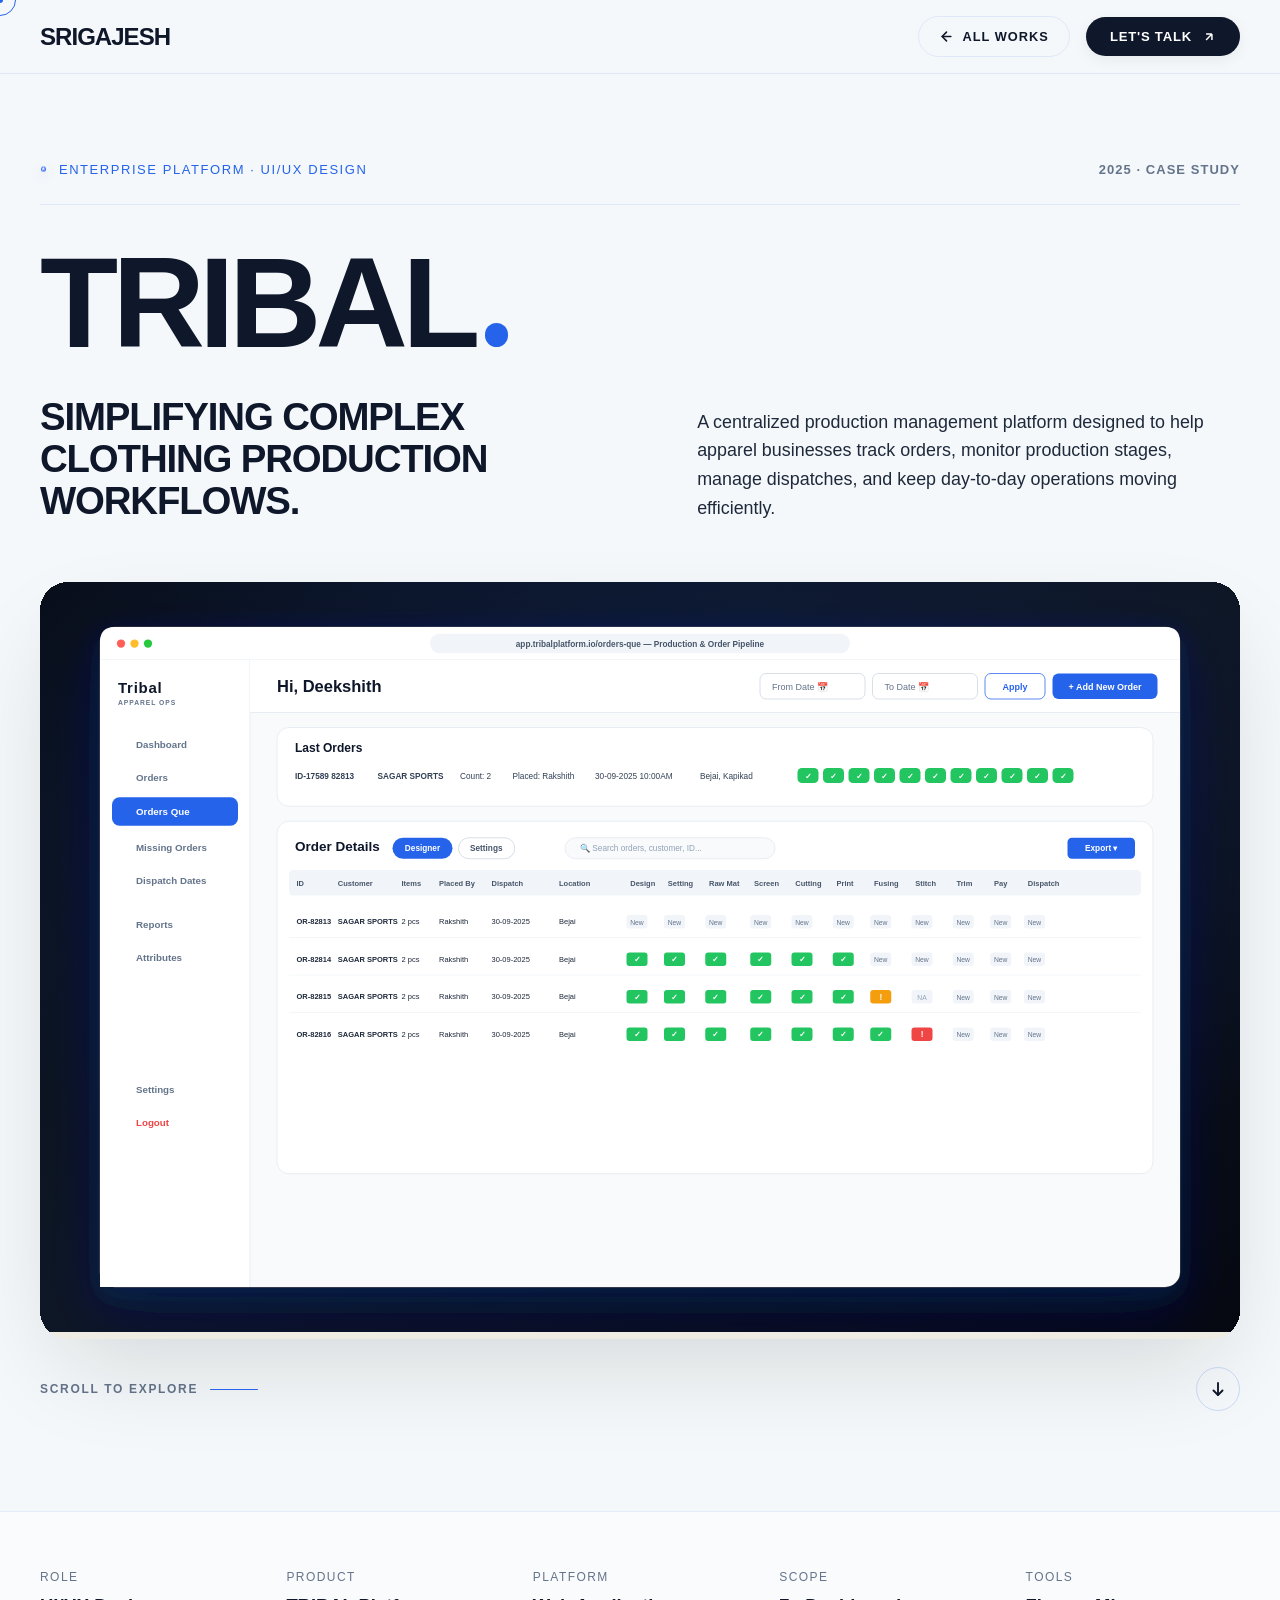
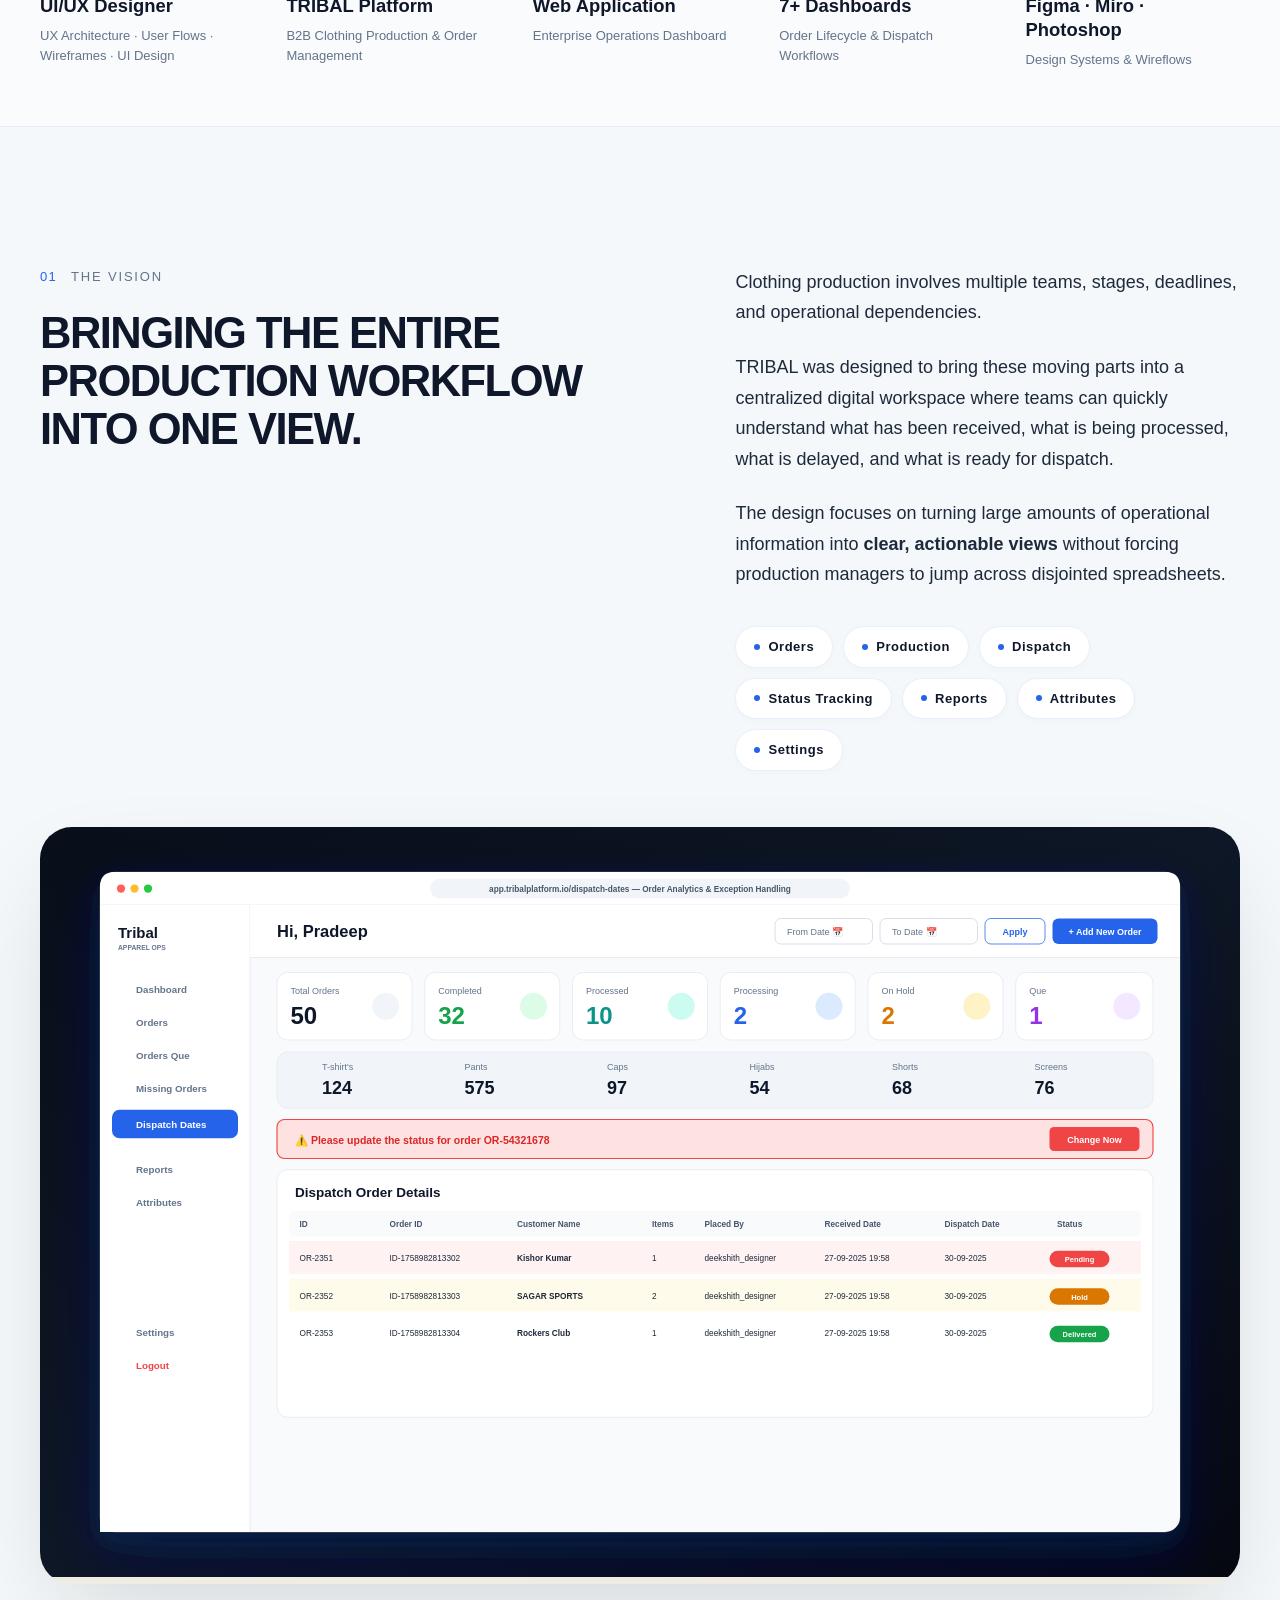
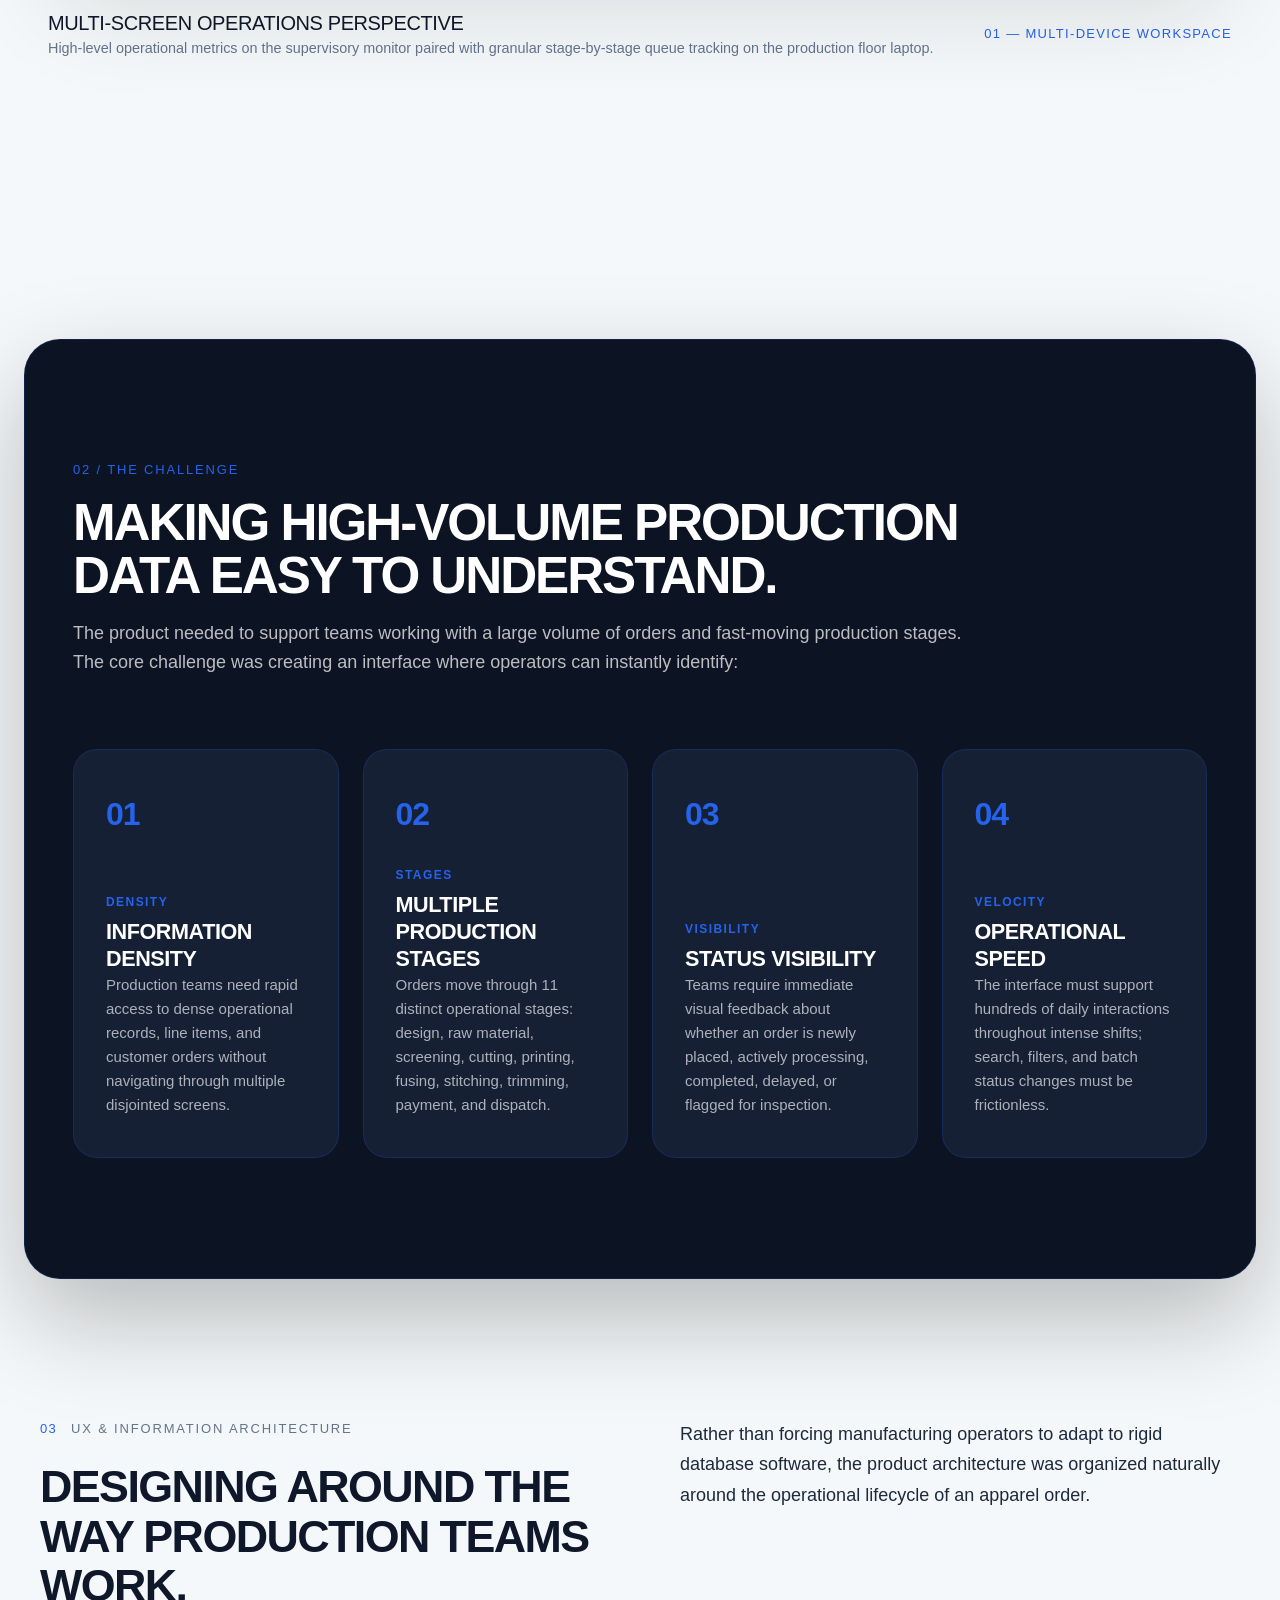
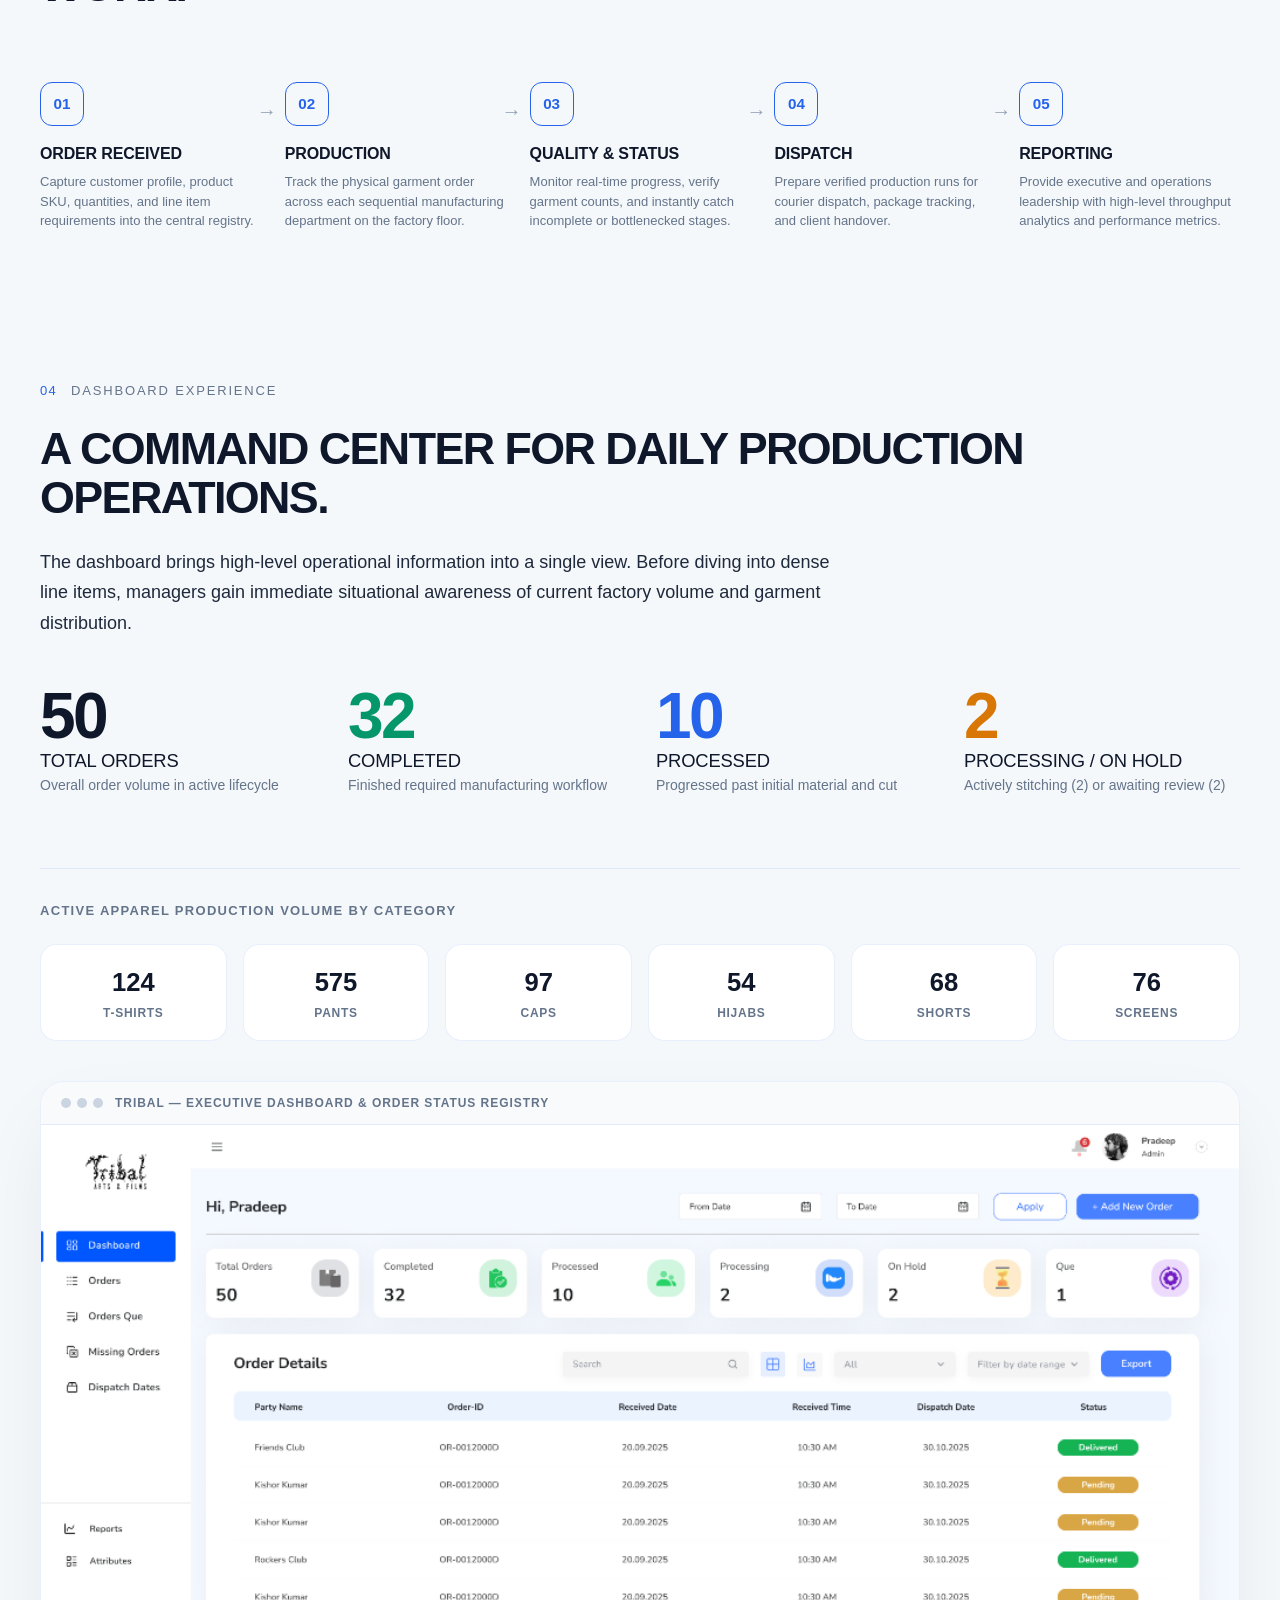
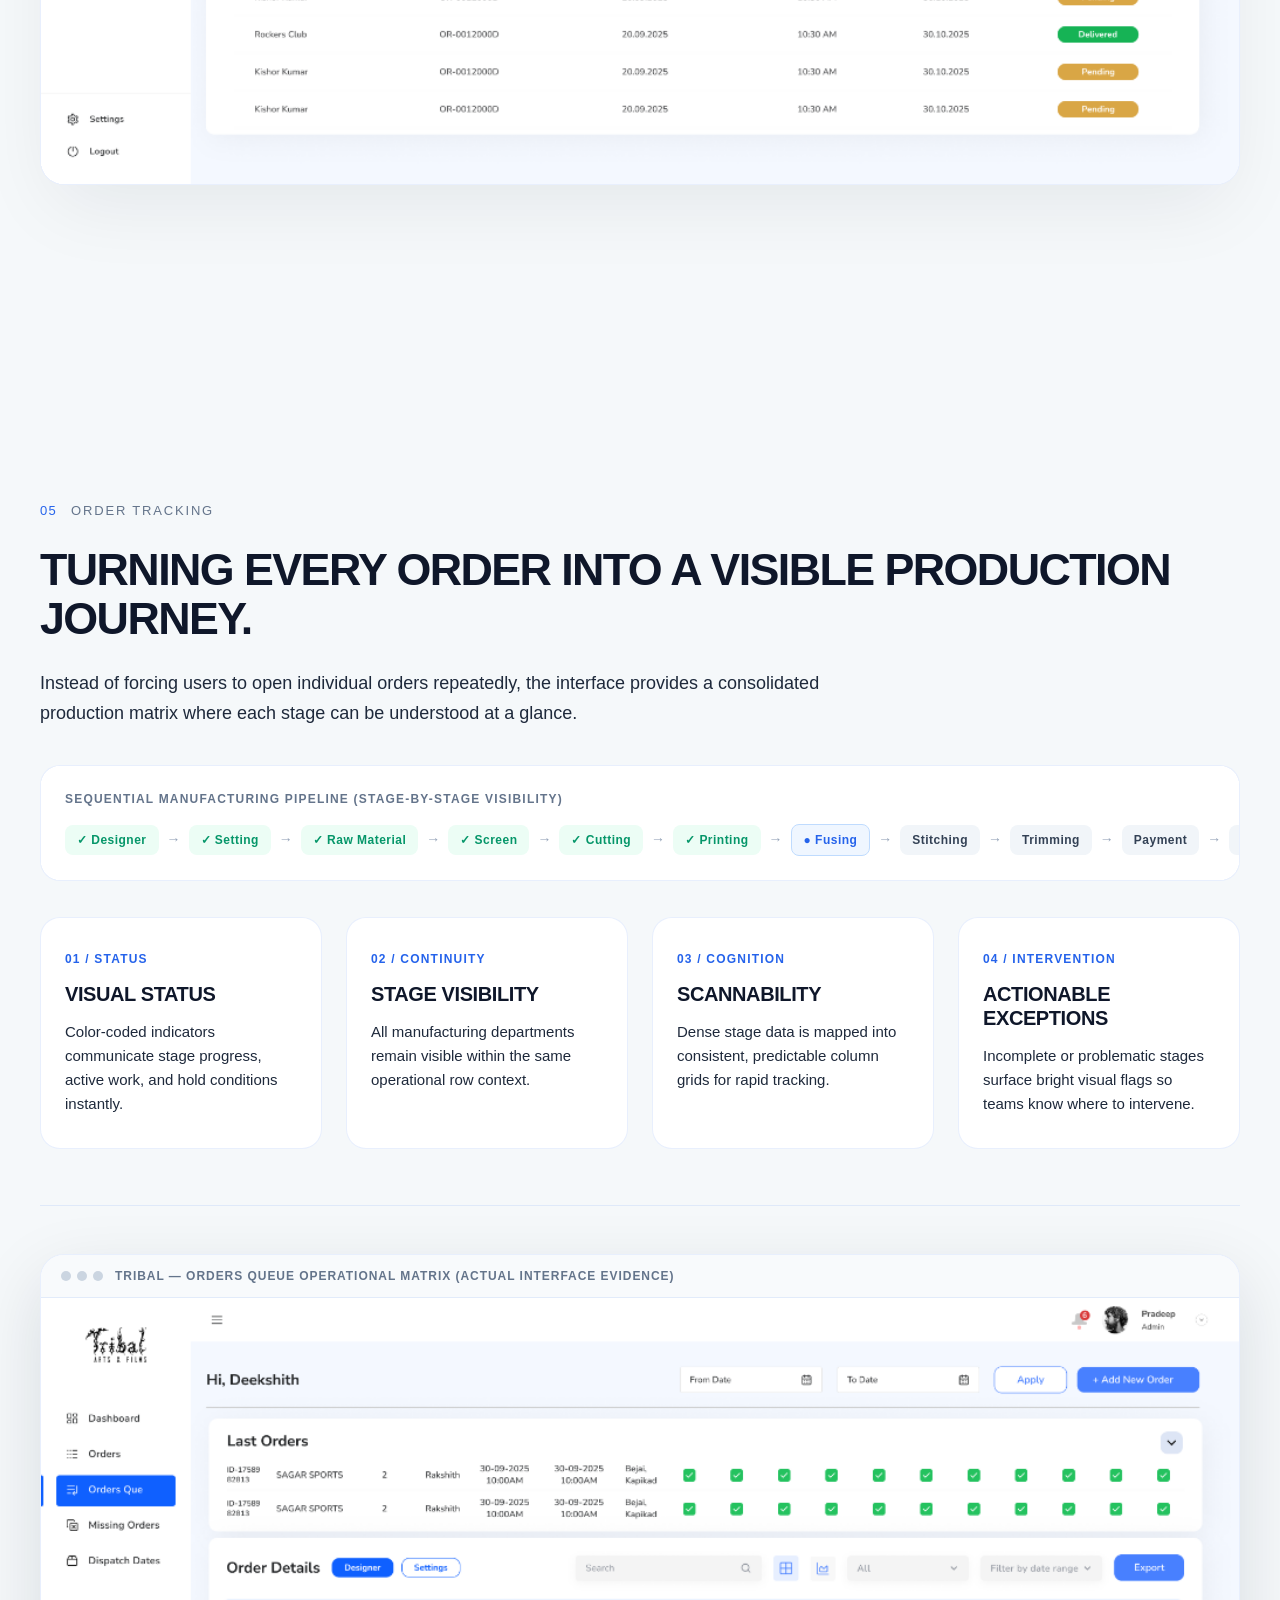
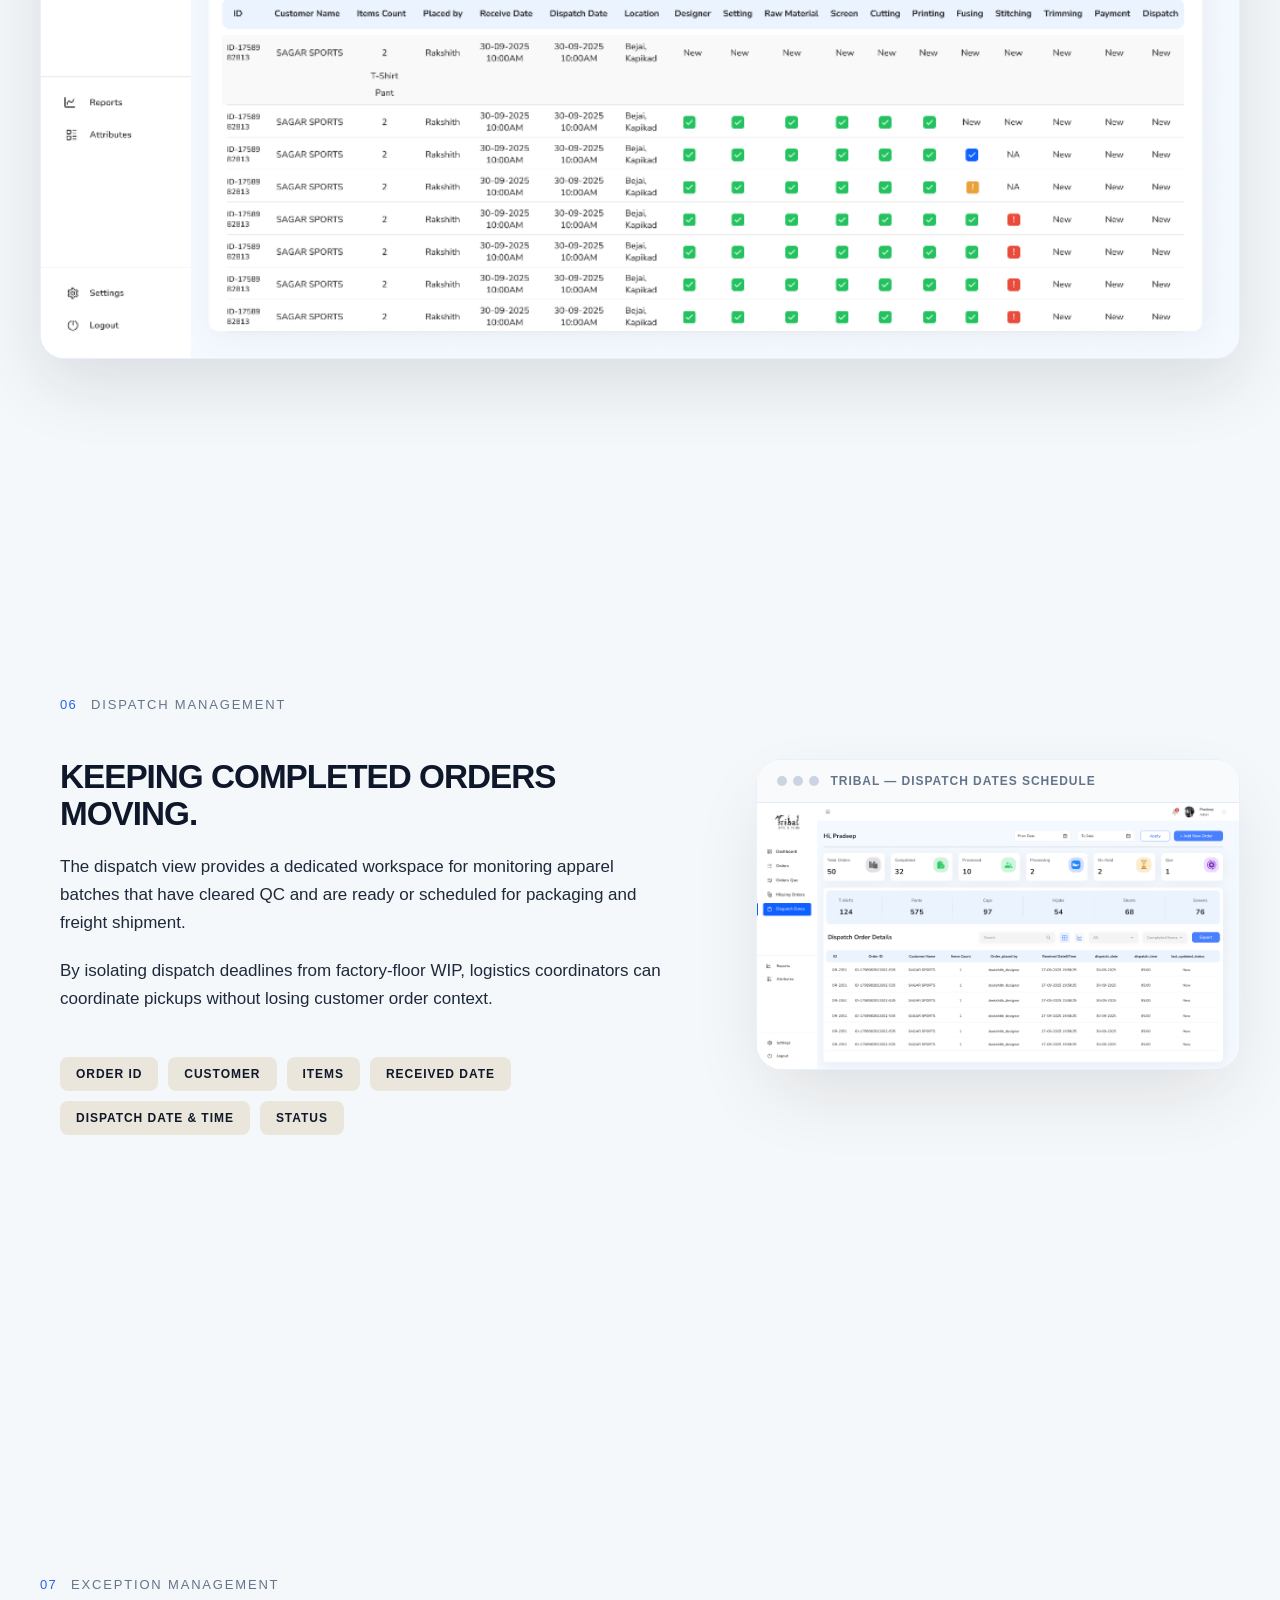
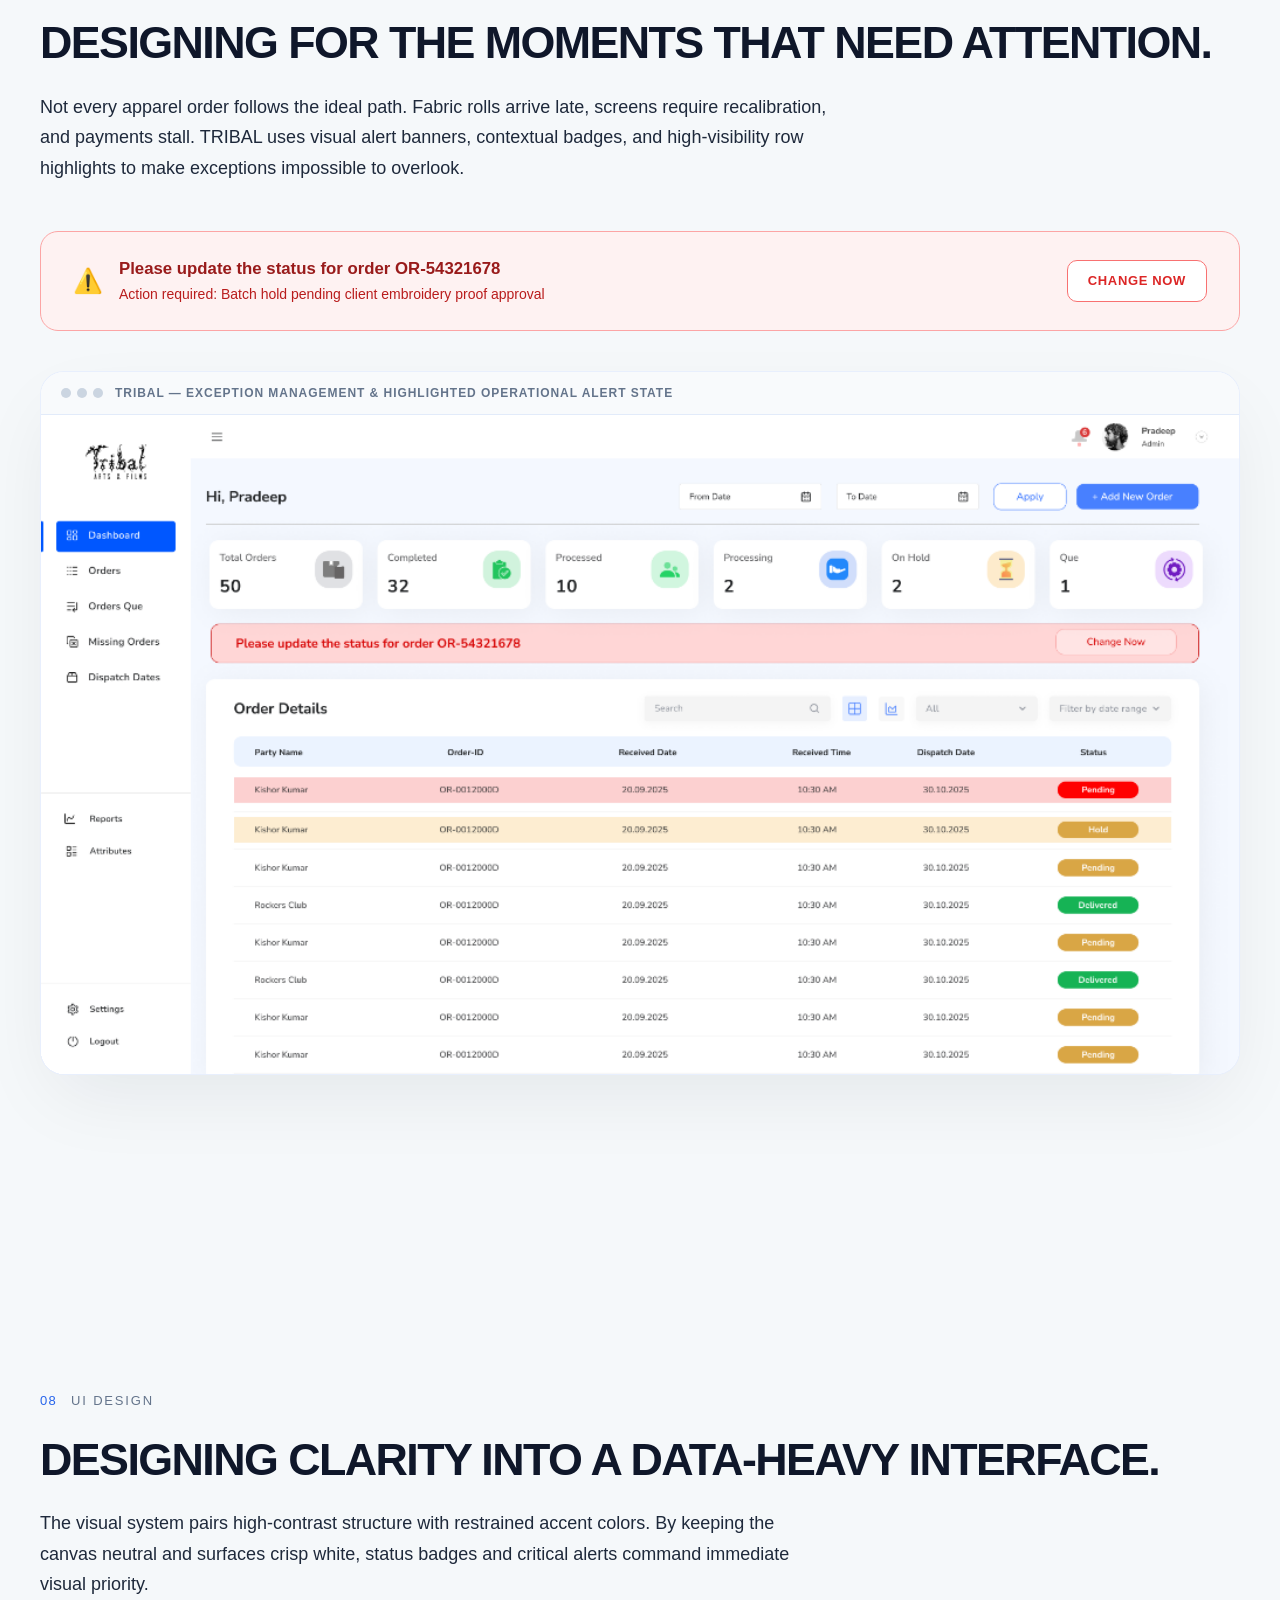
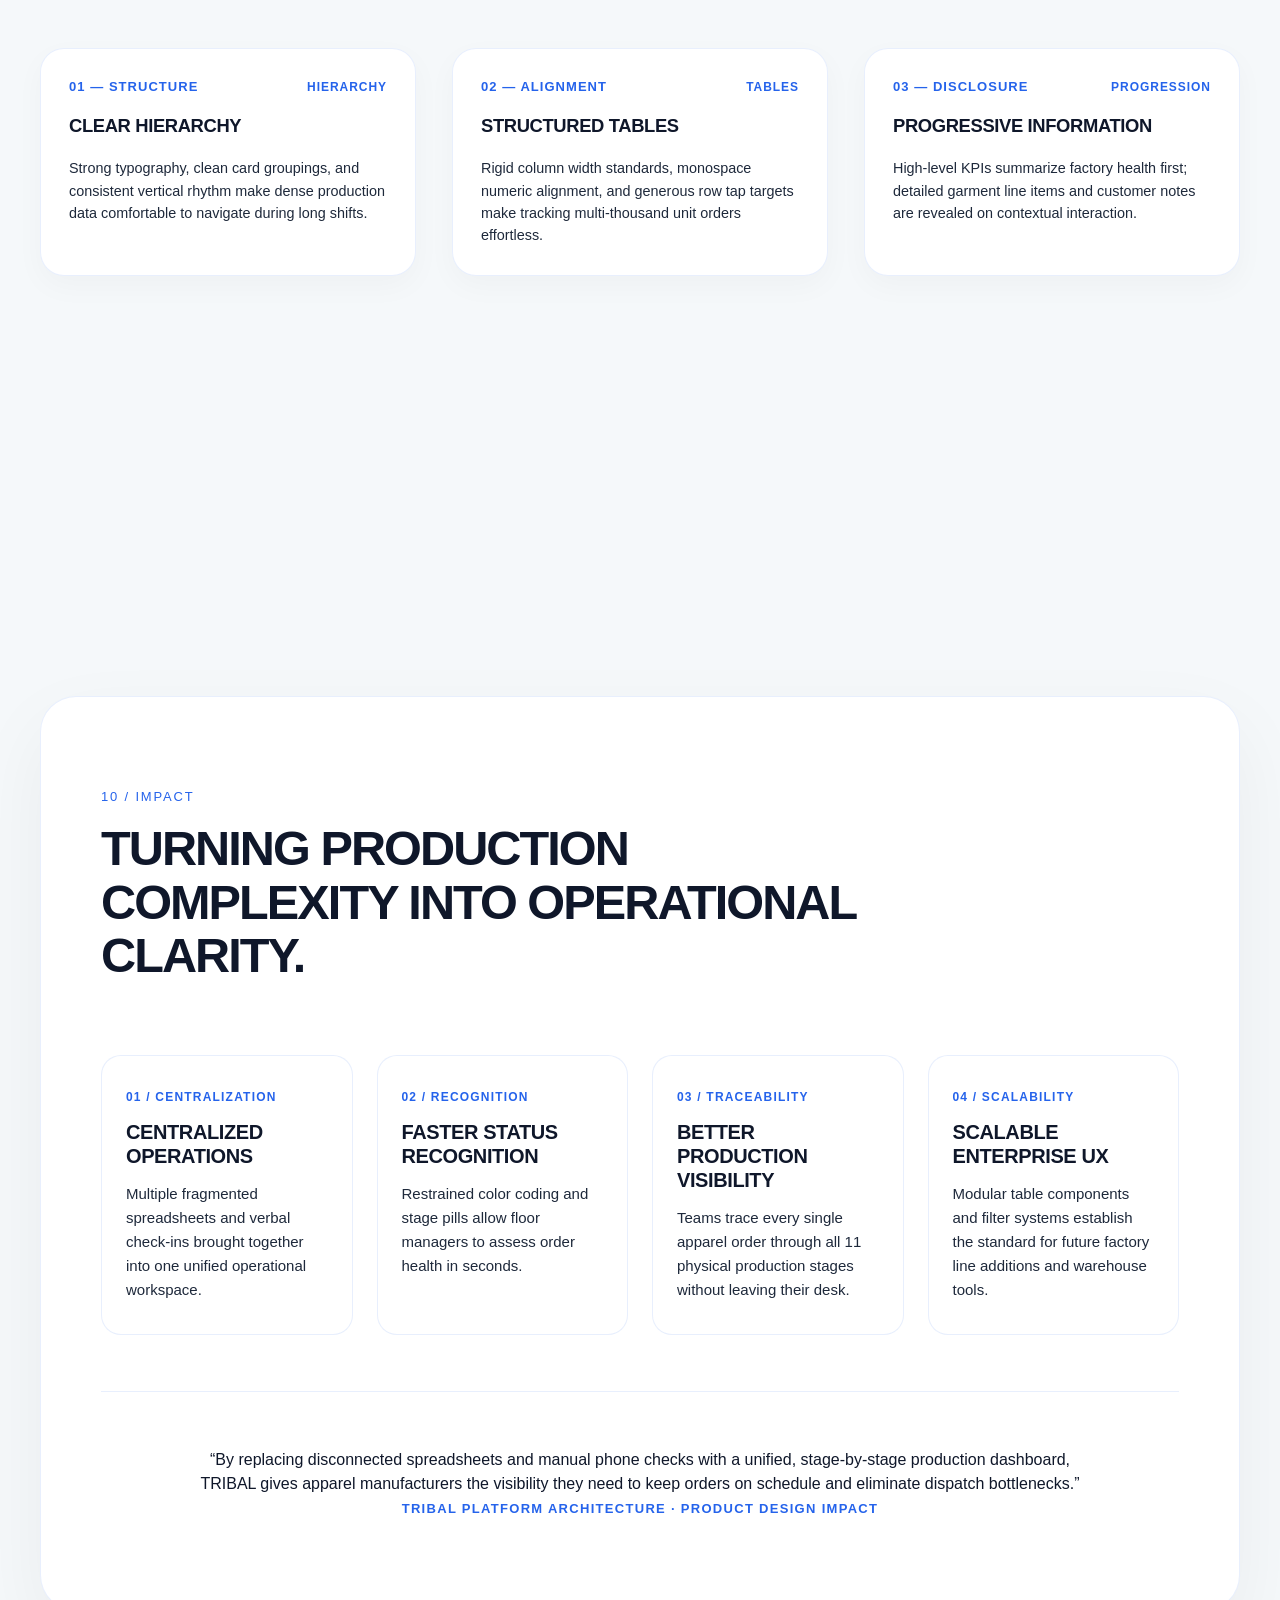
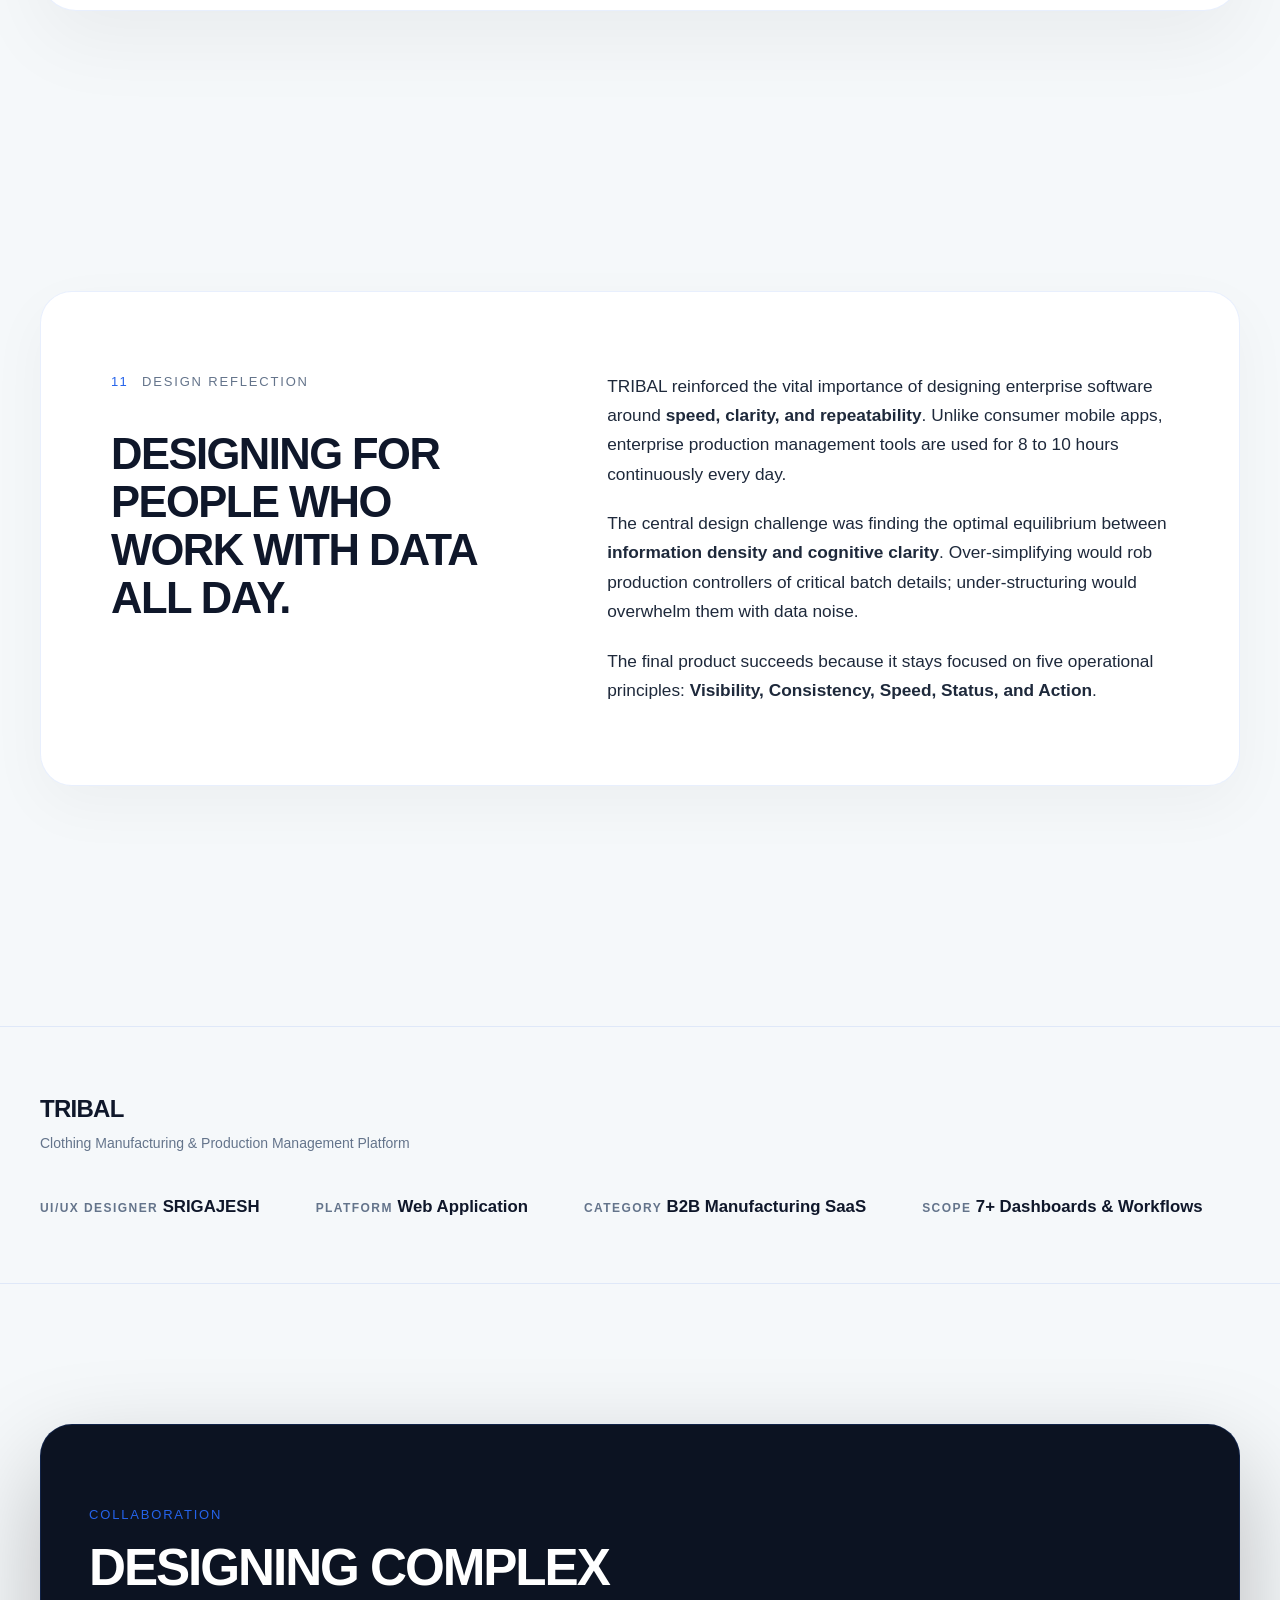
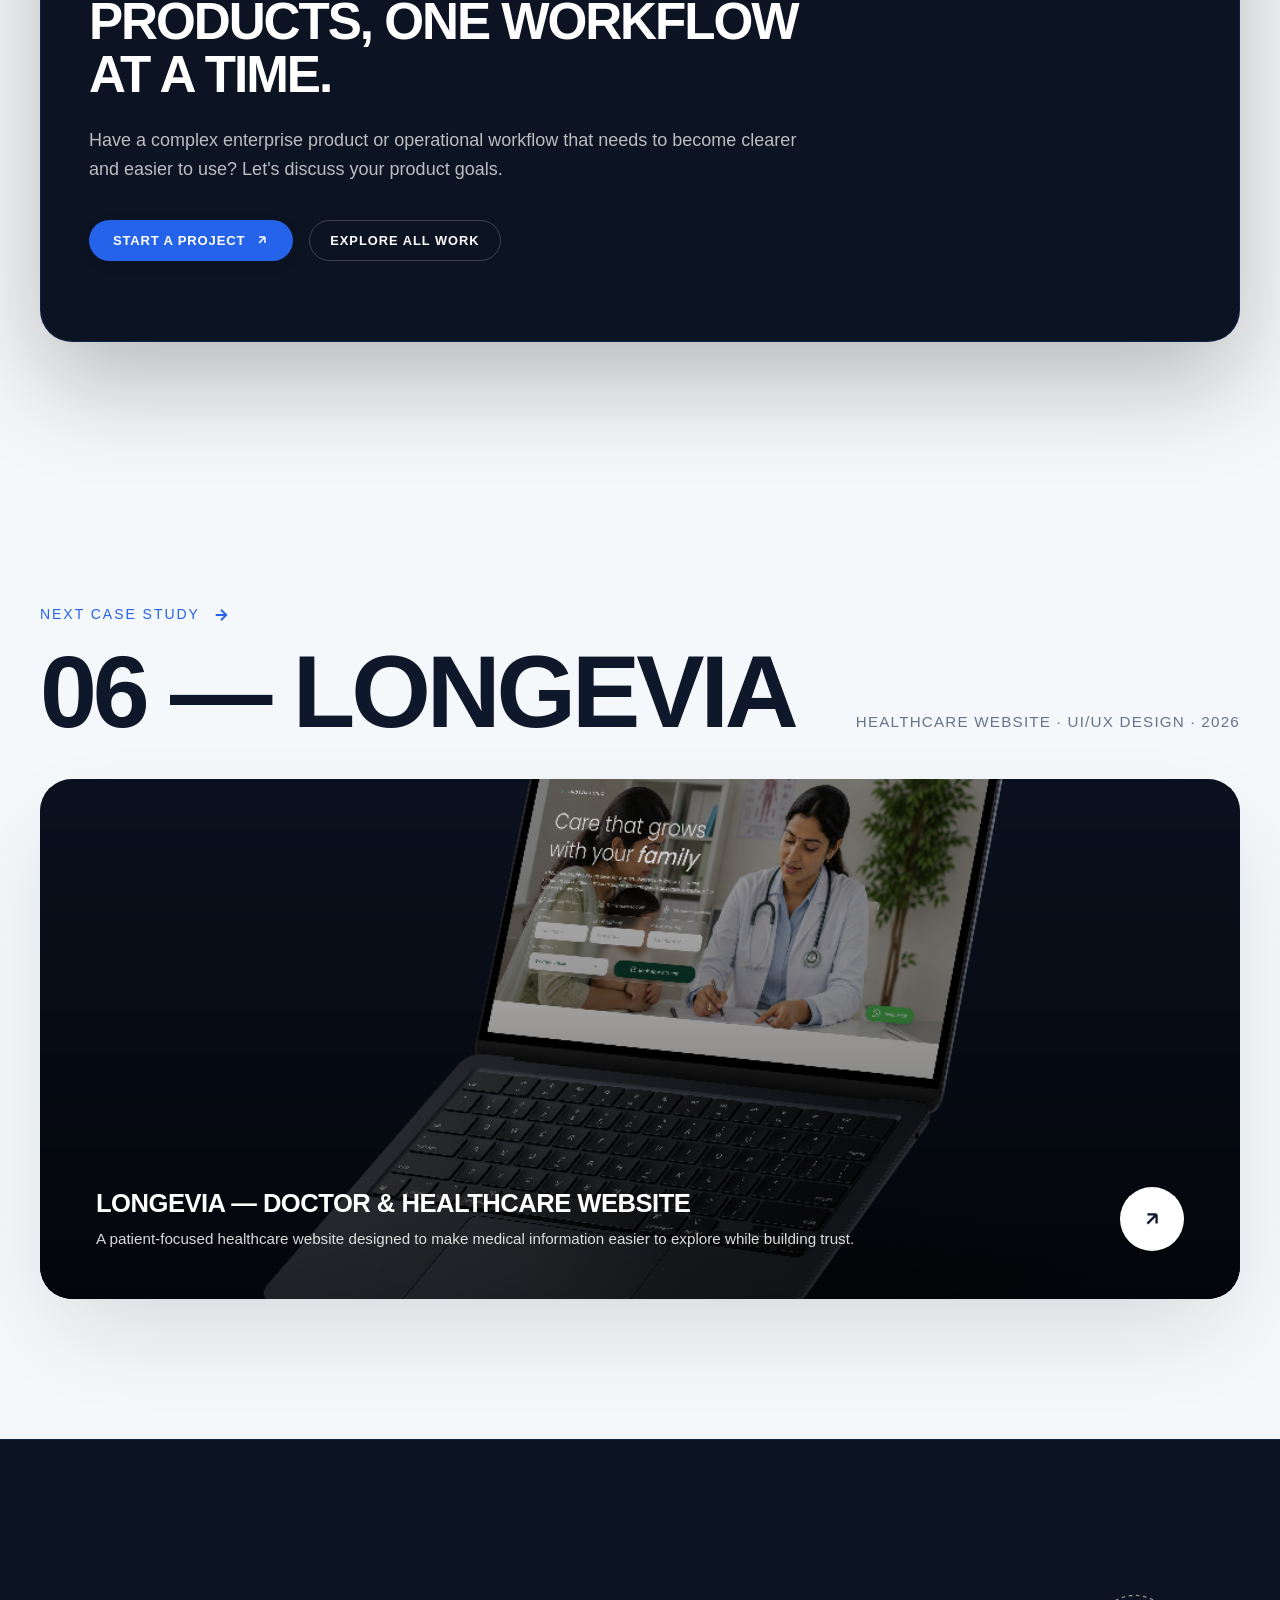
<file: tribal.html>
<!DOCTYPE html>
<html lang="en">
<head>
  <meta charset="UTF-8">
  <meta name="viewport" content="width=device-width, initial-scale=1.0">
  <title>TRIBAL — Clothing Manufacturing &amp; Production Management Platform | SRIGAJESH UI/UX Designer</title>
  <meta name="description" content="Case study of TRIBAL: An enterprise B2B clothing production and order-management platform designed by SRIGAJESH, simplifying complex apparel manufacturing workflows into actionable operational dashboards.">
  
  <!-- Font Preconnect & Embed (Matching Case Study Suite) -->
  <link rel="preconnect" href="https://fonts.googleapis.com">
  <link rel="preconnect" href="https://fonts.gstatic.com" crossorigin>
  <link href="https://fonts.googleapis.com/css2?family=Space+Grotesk:wght@400;500;600;700&family=Syne:wght@700;800&display=swap" rel="stylesheet">
  
  <!-- Master Stylesheet + Editorial Case Study Extensions -->
  <link rel="stylesheet" href="styles.css?v=4.9">
  <link rel="stylesheet" href="cortado.css?v=5.1">
</head>
<body class="theme-tribal">

  <!-- Custom Cursor Dot & Ring (Matching Portfolio) -->
  <div class="cursor-dot" id="cursor-dot"></div>
  <div class="cursor-ring" id="cursor-ring"></div>

  <!-- FIXED TOP HEADER -->
  <header class="site-header" id="site-header">
    <div class="header-container">
      <a href="index.html" class="brand-logo" aria-label="SRIGAJESH Portfolio Home">
        SRIGAJESH
      </a>
      
      <div class="header-right">
        <a href="index.html#work" class="back-to-works-btn" aria-label="Back to all projects">
          <svg width="15" height="15" viewBox="0 0 24 24" fill="none" stroke="currentColor" stroke-width="2.5" stroke-linecap="round" stroke-linejoin="round">
            <line x1="19" y1="12" x2="5" y2="12"></line>
            <polyline points="12 19 5 12 12 5"></polyline>
          </svg>
          <span>ALL WORKS</span>
        </a>

        <button class="cta-talk-btn" id="open-contact-btn" aria-label="Open contact form">
          <span>LET'S TALK</span>
          <svg class="btn-arrow" width="14" height="14" viewBox="0 0 24 24" fill="none" stroke="currentColor" stroke-width="2.5">
            <path d="M7 17L17 7M17 7H7M17 7V17"/>
          </svg>
        </button>
      </div>
    </div>
  </header>

  <!-- ==========================================================================
       MAIN EDITORIAL CASE STUDY WRAPPER
       ========================================================================== -->
  <main class="cortado-page-wrap">

    <!-- ==========================================================================
         HERO SECTION
         ========================================================================== -->
    <section class="hero-editorial" id="hero">
      <div class="container-content">
        
        <!-- Top Eyebrow Tag -->
        <div class="hero-meta-top">
          <div class="hero-tag">
            <span class="orange-accent-badge"><span class="badge-inner">★</span></span>
            <span>Enterprise Platform · UI/UX Design</span>
          </div>
          <div class="hero-year-badge">
            <span>2025 · Case Study</span>
          </div>
        </div>

        <!-- Huge Display Title -->
        <div class="hero-title-wrap">
          <h1 class="hero-title-main">
            TRIBAL<span class="hero-title-dot"></span>
          </h1>
        </div>

        <!-- Subtitle & Statement Row -->
        <div class="hero-statement-row">
          <h2 class="hero-subtitle-primary">
            Simplifying complex clothing production workflows.
          </h2>
          <p class="hero-statement-lead">
            A centralized production management platform designed to help apparel businesses track orders, monitor production stages, manage dispatches, and keep day-to-day operations moving efficiently.
          </p>
        </div>

        <!-- Full-Scale Hero Visual Mockup (Desktop Hero Mockup) -->
        <div class="hero-visual-frame">
          <img 
            src="images/tribal-mockup-hero.svg" 
            alt="TRIBAL Enterprise clothing manufacturing and order management dashboard on studio display"
            class="hero-visual-img"
            loading="eager"
          >
        </div>

        <!-- Scroll Indicator -->
        <div class="hero-scroll-indicator">
          <div class="scroll-text">
            <span>Scroll to Explore</span>
            <div class="scroll-line"></div>
          </div>
          <div class="downward-arrow-box" style="margin-bottom: 0;">
            <svg width="18" height="18" viewBox="0 0 24 24" fill="none" stroke="currentColor" stroke-width="2.5" stroke-linecap="round" stroke-linejoin="round">
              <line x1="12" y1="4" x2="12" y2="20"></line>
              <polyline points="18 14 12 20 6 14"></polyline>
            </svg>
          </div>
        </div>

      </div>
    </section>

    <!-- ==========================================================================
         PROJECT OVERVIEW (Metadata)
         ========================================================================== -->
    <section class="section-project-info" id="overview">
      <div class="container-content">
        <div class="info-grid-5">
          <div class="info-item">
            <span class="info-label">Role</span>
            <span class="info-value">UI/UX Designer</span>
            <span class="info-sub">UX Architecture · User Flows · Wireframes · UI Design</span>
          </div>
          <div class="info-item">
            <span class="info-label">Product</span>
            <span class="info-value">TRIBAL Platform</span>
            <span class="info-sub">B2B Clothing Production &amp; Order Management</span>
          </div>
          <div class="info-item">
            <span class="info-label">Platform</span>
            <span class="info-value">Web Application</span>
            <span class="info-sub">Enterprise Operations Dashboard</span>
          </div>
          <div class="info-item">
            <span class="info-label">Scope</span>
            <span class="info-value">7+ Dashboards</span>
            <span class="info-sub">Order Lifecycle &amp; Dispatch Workflows</span>
          </div>
          <div class="info-item">
            <span class="info-label">Tools</span>
            <span class="info-value">Figma · Miro · Photoshop</span>
            <span class="info-sub">Design Systems &amp; Wireflows</span>
          </div>
        </div>
      </div>
    </section>

    <!-- ==========================================================================
         01 — THE VISION
         ========================================================================== -->
    <section class="editorial-section-space" id="vision">
      <div class="container-content">
        <div class="overview-editorial-block">
          <div class="overview-heading-col">
            <div class="story-chapter-label">
              <span class="chapter-number">01</span>
              <span class="chapter-title">The Vision</span>
            </div>
            <h2 class="overview-heading-lead">
              Bringing the entire production workflow into one view.
            </h2>
          </div>

          <div class="overview-content-col">
            <p class="overview-text-p">
              Clothing production involves multiple teams, stages, deadlines, and operational dependencies.
            </p>
            <p class="overview-text-p">
              TRIBAL was designed to bring these moving parts into a centralized digital workspace where teams can quickly understand what has been received, what is being processed, what is delayed, and what is ready for dispatch.
            </p>
            <p class="overview-text-p">
              The design focuses on turning large amounts of operational information into <strong>clear, actionable views</strong> without forcing production managers to jump across disjointed spreadsheets.
            </p>

            <div class="feature-pills-list">
              <span class="feature-pill"><span class="feature-pill-dot"></span>Orders</span>
              <span class="feature-pill"><span class="feature-pill-dot"></span>Production</span>
              <span class="feature-pill"><span class="feature-pill-dot"></span>Dispatch</span>
              <span class="feature-pill"><span class="feature-pill-dot"></span>Status Tracking</span>
              <span class="feature-pill"><span class="feature-pill-dot"></span>Reports</span>
              <span class="feature-pill"><span class="feature-pill-dot"></span>Attributes</span>
              <span class="feature-pill"><span class="feature-pill-dot"></span>Settings</span>
            </div>
          </div>
        </div>
      </div>

      <!-- Large Editorial Visual: Mockup 02 (Multi-Screen Operations) -->
      <div class="container-wide" style="margin-top: 56px;">
        <div class="composition-centered-wide">
          <div class="centered-wide-card">
            <img 
              src="images/tribal-dispatch-mockup.svg" 
              alt="TRIBAL multi-screen operational workspace showing desktop dashboard and dispatch analytics"
              loading="lazy"
            >
          </div>
          <div class="centered-caption-strip">
            <div>
              <span class="caption-label">Multi-Screen Operations Perspective</span>
              <p class="caption-sub">High-level operational metrics on the supervisory monitor paired with granular stage-by-stage queue tracking on the production floor laptop.</p>
            </div>
            <span class="chapter-number">01 — MULTI-DEVICE WORKSPACE</span>
          </div>
        </div>
      </div>
    </section>

    <!-- ==========================================================================
         02 — THE CHALLENGE (Dark Editorial Section #151311)
         ========================================================================== -->
    <section class="section-dark-editorial" id="challenge">
      
      <div class="challenge-header-block">
        <span class="challenge-label-accent">02 / The Challenge</span>
        <h2 class="challenge-display-title">
          Making high-volume production data easy to understand.
        </h2>
        <p style="color: rgba(255, 255, 255, 0.72); font-size: 1.125rem; line-height: 1.6; margin-top: 16px;">
          The product needed to support teams working with a large volume of orders and fast-moving production stages. The core challenge was creating an interface where operators can instantly identify:
        </p>
      </div>

      <!-- 4 Challenge Cards Grid -->
      <div class="challenge-cards-grid cols-4">
        
        <div class="challenge-card">
          <span class="challenge-num" style="color: var(--accent-orange);">01</span>
          <div>
            <span style="font-size: 0.75rem; font-weight: 600; letter-spacing: 0.12em; text-transform: uppercase; color: var(--accent-orange); display: block; margin-bottom: 8px;">DENSITY</span>
            <h3 class="challenge-item-title" style="color: #FFFFFF;">Information Density</h3>
            <p class="challenge-item-desc" style="color: rgba(255, 255, 255, 0.65);">
              Production teams need rapid access to dense operational records, line items, and customer orders without navigating through multiple disjointed screens.
            </p>
          </div>
        </div>

        <div class="challenge-card">
          <span class="challenge-num" style="color: var(--accent-orange);">02</span>
          <div>
            <span style="font-size: 0.75rem; font-weight: 600; letter-spacing: 0.12em; text-transform: uppercase; color: var(--accent-orange); display: block; margin-bottom: 8px;">STAGES</span>
            <h3 class="challenge-item-title" style="color: #FFFFFF;">Multiple Production Stages</h3>
            <p class="challenge-item-desc" style="color: rgba(255, 255, 255, 0.65);">
              Orders move through 11 distinct operational stages: design, raw material, screening, cutting, printing, fusing, stitching, trimming, payment, and dispatch.
            </p>
          </div>
        </div>

        <div class="challenge-card">
          <span class="challenge-num" style="color: var(--accent-orange);">03</span>
          <div>
            <span style="font-size: 0.75rem; font-weight: 600; letter-spacing: 0.12em; text-transform: uppercase; color: var(--accent-orange); display: block; margin-bottom: 8px;">VISIBILITY</span>
            <h3 class="challenge-item-title" style="color: #FFFFFF;">Status Visibility</h3>
            <p class="challenge-item-desc" style="color: rgba(255, 255, 255, 0.65);">
              Teams require immediate visual feedback about whether an order is newly placed, actively processing, completed, delayed, or flagged for inspection.
            </p>
          </div>
        </div>

        <div class="challenge-card">
          <span class="challenge-num" style="color: var(--accent-orange);">04</span>
          <div>
            <span style="font-size: 0.75rem; font-weight: 600; letter-spacing: 0.12em; text-transform: uppercase; color: var(--accent-orange); display: block; margin-bottom: 8px;">VELOCITY</span>
            <h3 class="challenge-item-title" style="color: #FFFFFF;">Operational Speed</h3>
            <p class="challenge-item-desc" style="color: rgba(255, 255, 255, 0.65);">
              The interface must support hundreds of daily interactions throughout intense shifts; search, filters, and batch status changes must be frictionless.
            </p>
          </div>
        </div>

      </div>

    </section>

    <!-- ==========================================================================
         03 — UX & INFORMATION ARCHITECTURE
         ========================================================================== -->
    <section class="editorial-section-space" id="architecture">
      <div class="container-content">
        
        <div class="approach-lead-block">
          <div>
            <div class="story-chapter-label">
              <span class="chapter-number">03</span>
              <span class="chapter-title">UX &amp; Information Architecture</span>
            </div>
            <h2 class="approach-title">
              Designing around the way production teams work.
            </h2>
          </div>
          <div>
            <p class="approach-desc">
              Rather than forcing manufacturing operators to adapt to rigid database software, the product architecture was organized naturally around the operational lifecycle of an apparel order.
            </p>
          </div>
        </div>

        <!-- 5 Core Lifecycle Workflow Steps -->
        <div class="flow-steps-grid" style="margin-top: 48px;">
          
          <div class="flow-step-item">
            <div class="step-indicator">01</div>
            <div class="step-content-box">
              <h4>Order Received</h4>
              <p>Capture customer profile, product SKU, quantities, and line item requirements into the central registry.</p>
            </div>
          </div>

          <div class="flow-step-item">
            <div class="step-indicator">02</div>
            <div class="step-content-box">
              <h4>Production</h4>
              <p>Track the physical garment order across each sequential manufacturing department on the factory floor.</p>
            </div>
          </div>

          <div class="flow-step-item">
            <div class="step-indicator">03</div>
            <div class="step-content-box">
              <h4>Quality &amp; Status</h4>
              <p>Monitor real-time progress, verify garment counts, and instantly catch incomplete or bottlenecked stages.</p>
            </div>
          </div>

          <div class="flow-step-item">
            <div class="step-indicator">04</div>
            <div class="step-content-box">
              <h4>Dispatch</h4>
              <p>Prepare verified production runs for courier dispatch, package tracking, and client handover.</p>
            </div>
          </div>

          <div class="flow-step-item">
            <div class="step-indicator">05</div>
            <div class="step-content-box">
              <h4>Reporting</h4>
              <p>Provide executive and operations leadership with high-level throughput analytics and performance metrics.</p>
            </div>
          </div>

        </div>

      </div>
    </section>

    <!-- ==========================================================================
         04 — DASHBOARD EXPERIENCE
         ========================================================================== -->
    <section class="editorial-section-space" style="padding-top: 10px;" id="dashboard">
      <div class="container-content">
        
        <div class="story-chapter-label">
          <span class="chapter-number">04</span>
          <span class="chapter-title">Dashboard Experience</span>
        </div>
        <h2 class="approach-title" style="margin-bottom: 24px;">
          A command center for daily production operations.
        </h2>
        <p class="approach-desc" style="max-width: 820px; margin-bottom: 48px;">
          The dashboard brings high-level operational information into a single view. Before diving into dense line items, managers gain immediate situational awareness of current factory volume and garment distribution.
        </p>

        <!-- KPI Metric Cards Grid (From Actual TRIBAL Dashboard) -->
        <div class="stats-editorial-grid cols-4" style="margin-bottom: 24px;">
          <div class="stat-card">
            <div class="stat-metric-big">50</div>
            <div class="stat-label-editorial">Total Orders</div>
            <p class="stat-sub-desc">Overall order volume in active lifecycle</p>
          </div>
          <div class="stat-card">
            <div class="stat-metric-big" style="color: #059669;">32</div>
            <div class="stat-label-editorial">Completed</div>
            <p class="stat-sub-desc">Finished required manufacturing workflow</p>
          </div>
          <div class="stat-card">
            <div class="stat-metric-big" style="color: #2563EB;">10</div>
            <div class="stat-label-editorial">Processed</div>
            <p class="stat-sub-desc">Progressed past initial material and cut</p>
          </div>
          <div class="stat-card">
            <div class="stat-metric-big" style="color: #D97706;">2</div>
            <div class="stat-label-editorial">Processing / On Hold</div>
            <p class="stat-sub-desc">Actively stitching (2) or awaiting review (2)</p>
          </div>
        </div>

        <!-- Apparel Summary Breakdown Strip (From Actual TRIBAL UI) -->
        <div style="margin-top: 32px; margin-bottom: 12px;">
          <span style="font-family: var(--font-primary); font-size: 0.8125rem; font-weight: 600; letter-spacing: 0.1em; text-transform: uppercase; color: var(--text-muted); display: block; margin-bottom: 16px;">
            Active Apparel Production Volume by Category
          </span>
          <div class="apparel-summary-strip">
            <div class="apparel-cat-pill">
              <div class="apparel-cat-val">124</div>
              <div class="apparel-cat-name">T-Shirts</div>
            </div>
            <div class="apparel-cat-pill">
              <div class="apparel-cat-val">575</div>
              <div class="apparel-cat-name">Pants</div>
            </div>
            <div class="apparel-cat-pill">
              <div class="apparel-cat-val">97</div>
              <div class="apparel-cat-name">Caps</div>
            </div>
            <div class="apparel-cat-pill">
              <div class="apparel-cat-val">54</div>
              <div class="apparel-cat-name">Hijabs</div>
            </div>
            <div class="apparel-cat-pill">
              <div class="apparel-cat-val">68</div>
              <div class="apparel-cat-name">Shorts</div>
            </div>
            <div class="apparel-cat-pill">
              <div class="apparel-cat-val">76</div>
              <div class="apparel-cat-name">Screens</div>
            </div>
          </div>
        </div>

        <!-- Clean Dashboard Interface Screenshot (Evidence) -->
        <div class="enterprise-ui-frame">
          <div class="ui-frame-header">
            <div class="ui-dots">
              <span class="ui-dot"></span>
              <span class="ui-dot"></span>
              <span class="ui-dot"></span>
            </div>
            <span class="ui-frame-title">TRIBAL — Executive Dashboard &amp; Order Status Registry</span>
          </div>
          <img 
            src="images/tribal-dashboard-clean.png" 
            alt="TRIBAL Operations Dashboard screenshot showing KPI metrics, date range filters, and order table" 
            loading="lazy"
          >
        </div>

      </div>
    </section>

    <!-- ==========================================================================
         05 — ORDER TRACKING (11-Stage Production Pipeline)
         ========================================================================== -->
    <section class="editorial-section-space" id="orders-queue">
      <div class="container-content">
        
        <div class="story-chapter-label">
          <span class="chapter-number">05</span>
          <span class="chapter-title">Order Tracking</span>
        </div>
        <h2 class="approach-title" style="margin-bottom: 24px;">
          Turning every order into a visible production journey.
        </h2>
        <p class="approach-desc" style="max-width: 820px; margin-bottom: 36px;">
          Instead of forcing users to open individual orders repeatedly, the interface provides a consolidated production matrix where each stage can be understood at a glance.
        </p>

        <!-- 11-Stage Sequential Production Track -->
        <div class="pipeline-stages-container">
          <div style="font-family: var(--font-primary); font-size: 0.75rem; font-weight: 600; letter-spacing: 0.1em; text-transform: uppercase; color: var(--text-muted); margin-bottom: 16px;">
            Sequential Manufacturing Pipeline (Stage-by-Stage Visibility)
          </div>
          <div class="pipeline-stages-track">
            <div class="pipeline-stage-step"><span class="stage-badge completed-green">✓ Designer</span></div>
            <span class="stage-arrow">→</span>
            <div class="pipeline-stage-step"><span class="stage-badge completed-green">✓ Setting</span></div>
            <span class="stage-arrow">→</span>
            <div class="pipeline-stage-step"><span class="stage-badge completed-green">✓ Raw Material</span></div>
            <span class="stage-arrow">→</span>
            <div class="pipeline-stage-step"><span class="stage-badge completed-green">✓ Screen</span></div>
            <span class="stage-arrow">→</span>
            <div class="pipeline-stage-step"><span class="stage-badge completed-green">✓ Cutting</span></div>
            <span class="stage-arrow">→</span>
            <div class="pipeline-stage-step"><span class="stage-badge completed-green">✓ Printing</span></div>
            <span class="stage-arrow">→</span>
            <div class="pipeline-stage-step"><span class="stage-badge active-blue">● Fusing</span></div>
            <span class="stage-arrow">→</span>
            <div class="pipeline-stage-step"><span class="stage-badge">Stitching</span></div>
            <span class="stage-arrow">→</span>
            <div class="pipeline-stage-step"><span class="stage-badge">Trimming</span></div>
            <span class="stage-arrow">→</span>
            <div class="pipeline-stage-step"><span class="stage-badge">Payment</span></div>
            <span class="stage-arrow">→</span>
            <div class="pipeline-stage-step"><span class="stage-badge">Dispatch</span></div>
          </div>
        </div>

        <!-- 4 Design Principles for Production Matrix -->
        <div class="qualitative-outcomes-grid" style="margin-top: 36px; margin-bottom: 48px;">
          <div class="outcome-card">
            <span class="outcome-badge">01 / STATUS</span>
            <h3 class="outcome-title">Visual Status</h3>
            <p class="outcome-desc">Color-coded indicators communicate stage progress, active work, and hold conditions instantly.</p>
          </div>
          <div class="outcome-card">
            <span class="outcome-badge">02 / CONTINUITY</span>
            <h3 class="outcome-title">Stage Visibility</h3>
            <p class="outcome-desc">All manufacturing departments remain visible within the same operational row context.</p>
          </div>
          <div class="outcome-card">
            <span class="outcome-badge">03 / COGNITION</span>
            <h3 class="outcome-title">Scannability</h3>
            <p class="outcome-desc">Dense stage data is mapped into consistent, predictable column grids for rapid tracking.</p>
          </div>
          <div class="outcome-card">
            <span class="outcome-badge">04 / INTERVENTION</span>
            <h3 class="outcome-title">Actionable Exceptions</h3>
            <p class="outcome-desc">Incomplete or problematic stages surface bright visual flags so teams know where to intervene.</p>
          </div>
        </div>

        <!-- Actual Orders Queue UI Screenshot (11-Stage Production Grid) -->
        <div class="enterprise-ui-frame" style="margin-top: 40px; box-shadow: 0 24px 70px rgba(15, 23, 42, 0.12);">
          <div class="ui-frame-header">
            <div class="ui-dots">
              <span class="ui-dot"></span>
              <span class="ui-dot"></span>
              <span class="ui-dot"></span>
            </div>
            <span class="ui-frame-title">TRIBAL — Orders Queue Operational Matrix (Actual Interface Evidence)</span>
          </div>
          <img 
            src="images/tribal-orders-queue.png" 
            alt="TRIBAL Orders Queue actual interface screenshot showing stage by stage tracking table" 
            loading="lazy"
          >
        </div>

      </div>
    </section>

    <!-- ==========================================================================
         06 — DISPATCH MANAGEMENT
         ========================================================================== -->
    <section class="editorial-section-space" id="dispatch">
      <div class="container-content">
        
        <div class="composition-asymmetric">
          <div class="composition-caption-col">
            <div class="story-chapter-label">
              <span class="chapter-number">06</span>
              <span class="chapter-title">Dispatch Management</span>
            </div>
            <h3 class="comp-title">Keeping completed orders moving.</h3>
            <p class="comp-desc">
              The dispatch view provides a dedicated workspace for monitoring apparel batches that have cleared QC and are ready or scheduled for packaging and freight shipment.
            </p>
            <p class="comp-desc">
              By isolating dispatch deadlines from factory-floor WIP, logistics coordinators can coordinate pickups without losing customer order context.
            </p>
            <div class="branch-preview-pills" style="margin-top: 24px;">
              <span class="branch-pill">Order ID</span>
              <span class="branch-pill">Customer</span>
              <span class="branch-pill">Items</span>
              <span class="branch-pill">Received Date</span>
              <span class="branch-pill">Dispatch Date &amp; Time</span>
              <span class="branch-pill">Status</span>
            </div>
          </div>

          <div class="composition-media-card">
            <div class="enterprise-ui-frame" style="margin: 0;">
              <div class="ui-frame-header">
                <div class="ui-dots">
                  <span class="ui-dot"></span>
                  <span class="ui-dot"></span>
                  <span class="ui-dot"></span>
                </div>
                <span class="ui-frame-title">TRIBAL — Dispatch Dates Schedule</span>
              </div>
              <img 
                src="images/tribal-dispatch-dates.png" 
                alt="TRIBAL Dispatch Dates screen showing logistics scheduling, time stamps, and export controls" 
                loading="lazy"
              >
            </div>
          </div>
        </div>

      </div>
    </section>

    <!-- ==========================================================================
         07 — EXCEPTION MANAGEMENT
         ========================================================================== -->
    <section class="editorial-section-space" id="exceptions">
      <div class="container-content">
        
        <div class="story-chapter-label">
          <span class="chapter-number">07</span>
          <span class="chapter-title">Exception Management</span>
        </div>
        <h2 class="approach-title" style="margin-bottom: 24px;">
          Designing for the moments that need attention.
        </h2>
        <p class="approach-desc" style="max-width: 820px; margin-bottom: 48px;">
          Not every apparel order follows the ideal path. Fabric rolls arrive late, screens require recalibration, and payments stall. TRIBAL uses visual alert banners, contextual badges, and high-visibility row highlights to make exceptions impossible to overlook.
        </p>

        <!-- Callout Alert Highlight Card -->
        <div style="background: #FEF2F2; border: 1px solid #FCA5A5; border-radius: 18px; padding: 24px 32px; display: flex; align-items: center; justify-content: space-between; gap: 24px; margin-bottom: 40px; flex-wrap: wrap;">
          <div style="display: flex; align-items: center; gap: 16px;">
            <span style="font-size: 1.5rem;">⚠️</span>
            <div>
              <strong style="color: #991B1B; font-family: var(--font-primary); font-size: 1.05rem; display: block;">
                Please update the status for order OR-54321678
              </strong>
              <span style="color: #B91C1C; font-size: 0.875rem;">
                Action required: Batch hold pending client embroidery proof approval
              </span>
            </div>
          </div>
          <span style="background: #FFFFFF; color: #DC2626; border: 1px solid #F87171; padding: 10px 20px; border-radius: 10px; font-weight: 700; font-size: 0.8125rem; letter-spacing: 0.05em; text-transform: uppercase;">
            Change Now
          </span>
        </div>

        <!-- Actual Screenshot with Exception Banner (Evidence) -->
        <div class="enterprise-ui-frame">
          <div class="ui-frame-header">
            <div class="ui-dots">
              <span class="ui-dot"></span>
              <span class="ui-dot"></span>
              <span class="ui-dot"></span>
            </div>
            <span class="ui-frame-title">TRIBAL — Exception Management &amp; Highlighted Operational Alert State</span>
          </div>
          <img 
            src="images/tribal-exception-alert.png" 
            alt="TRIBAL Dashboard displaying urgent red exception banner and highlighted status rows" 
            loading="lazy"
          >
        </div>

      </div>
    </section>

    <!-- ==========================================================================
         08 — UI DESIGN (Visual Clarity & System Foundations)
         ========================================================================== -->
    <section class="editorial-section-space" id="ui-design">
      <div class="container-content">
        
        <div class="story-chapter-label">
          <span class="chapter-number">08</span>
          <span class="chapter-title">UI Design</span>
        </div>
        <h2 class="approach-title" style="margin-bottom: 24px;">
          Designing clarity into a data-heavy interface.
        </h2>
        <p class="approach-desc" style="max-width: 780px; margin-bottom: 48px;">
          The visual system pairs high-contrast structure with restrained accent colors. By keeping the canvas neutral and surfaces crisp white, status badges and critical alerts command immediate visual priority.
        </p>

        <!-- 5 Visual Principles Cards -->
        <div class="screens-trio-row">
          <div class="trio-card">
            <div class="trio-card-header">
              <span class="trio-step-num">01 — STRUCTURE</span>
              <span class="chapter-number">HIERARCHY</span>
            </div>
            <h4 class="trio-screen-title">Clear Hierarchy</h4>
            <p class="trio-desc">Strong typography, clean card groupings, and consistent vertical rhythm make dense production data comfortable to navigate during long shifts.</p>
          </div>

          <div class="trio-card">
            <div class="trio-card-header">
              <span class="trio-step-num">02 — ALIGNMENT</span>
              <span class="chapter-number">TABLES</span>
            </div>
            <h4 class="trio-screen-title">Structured Tables</h4>
            <p class="trio-desc">Rigid column width standards, monospace numeric alignment, and generous row tap targets make tracking multi-thousand unit orders effortless.</p>
          </div>

          <div class="trio-card">
            <div class="trio-card-header">
              <span class="trio-step-num">03 — DISCLOSURE</span>
              <span class="chapter-number">PROGRESSION</span>
            </div>
            <h4 class="trio-screen-title">Progressive Information</h4>
            <p class="trio-desc">High-level KPIs summarize factory health first; detailed garment line items and customer notes are revealed on contextual interaction.</p>
          </div>
        </div>

      </div>
    </section>

    <!-- ==========================================================================
         10 — IMPACT (Verified Qualitative Outcomes)
         ========================================================================== -->
    <section class="editorial-section-space" id="impact">
      <div class="container-content">
        
        <div class="results-editorial-panel" style="margin-bottom: 0;">
          <div class="results-header-block">
            <span class="results-eyebrow">10 / Impact</span>
            <h2 class="results-title">
              Turning production complexity into operational clarity.
            </h2>
          </div>

          <!-- 4 Qualitative Verified Outcomes Grid -->
          <div class="qualitative-outcomes-grid">
            
            <div class="outcome-card">
              <span class="outcome-badge">01 / CENTRALIZATION</span>
              <h3 class="outcome-title">Centralized Operations</h3>
              <p class="outcome-desc">
                Multiple fragmented spreadsheets and verbal check-ins brought together into one unified operational workspace.
              </p>
            </div>

            <div class="outcome-card">
              <span class="outcome-badge">02 / RECOGNITION</span>
              <h3 class="outcome-title">Faster Status Recognition</h3>
              <p class="outcome-desc">
                Restrained color coding and stage pills allow floor managers to assess order health in seconds.
              </p>
            </div>

            <div class="outcome-card">
              <span class="outcome-badge">03 / TRACEABILITY</span>
              <h3 class="outcome-title">Better Production Visibility</h3>
              <p class="outcome-desc">
                Teams trace every single apparel order through all 11 physical production stages without leaving their desk.
              </p>
            </div>

            <div class="outcome-card">
              <span class="outcome-badge">04 / SCALABILITY</span>
              <h3 class="outcome-title">Scalable Enterprise UX</h3>
              <p class="outcome-desc">
                Modular table components and filter systems establish the standard for future factory line additions and warehouse tools.
              </p>
            </div>

          </div>

          <!-- Impact Quote -->
          <div class="results-impact-quote">
            <p class="quote-text">
              “By replacing disconnected spreadsheets and manual phone checks with a unified, stage-by-stage production dashboard, TRIBAL gives apparel manufacturers the visibility they need to keep orders on schedule and eliminate dispatch bottlenecks.”
            </p>
            <span class="quote-author">TRIBAL Platform Architecture · Product Design Impact</span>
          </div>

        </div>

      </div>
    </section>

    <!-- ==========================================================================
         11 — DESIGN REFLECTION
         ========================================================================== -->
    <section class="editorial-section-space" id="reflection">
      <div class="container-content">
        <div class="learned-editorial-card">
          <div class="learned-heading-col">
            <div class="story-chapter-label">
              <span class="chapter-number">11</span>
              <span class="chapter-title">Design Reflection</span>
            </div>
            <h2 class="learned-display-title">
              Designing for people who work with data all day.
            </h2>
          </div>

          <div class="learned-content-col">
            <p>
              TRIBAL reinforced the vital importance of designing enterprise software around <strong>speed, clarity, and repeatability</strong>. Unlike consumer mobile apps, enterprise production management tools are used for 8 to 10 hours continuously every day.
            </p>
            <p>
              The central design challenge was finding the optimal equilibrium between <strong>information density and cognitive clarity</strong>. Over-simplifying would rob production controllers of critical batch details; under-structuring would overwhelm them with data noise.
            </p>
            <p>
              The final product succeeds because it stays focused on five operational principles: <strong>Visibility, Consistency, Speed, Status, and Action</strong>.
            </p>
          </div>
        </div>
      </div>
    </section>

    <!-- Project Credits -->
    <section class="section-credits-editorial">
      <div class="container-content">
        <div class="credits-flex-row">
          
          <div class="credits-title-group">
            <h3>TRIBAL</h3>
            <p>Clothing Manufacturing &amp; Production Management Platform</p>
          </div>

          <div class="credits-list-items">
            <div class="credit-item">
              <span class="credit-role">UI/UX Designer</span>
              <span class="credit-name">SRIGAJESH</span>
            </div>
            <div class="credit-item">
              <span class="credit-role">Platform</span>
              <span class="credit-name">Web Application</span>
            </div>
            <div class="credit-item">
              <span class="credit-role">Category</span>
              <span class="credit-name">B2B Manufacturing SaaS</span>
            </div>
            <div class="credit-item">
              <span class="credit-role">Scope</span>
              <span class="credit-name">7+ Dashboards &amp; Workflows</span>
            </div>
          </div>

        </div>
      </div>
    </section>

    <!-- Final CTA & Next Case Study -->
    <section class="editorial-section-space" id="contact-cta">
      <div class="container-content">
        
        <div class="section-dark-editorial" style="margin: 0; padding: 80px 48px; border-radius: 32px;">
          <div style="max-width: 720px;">
            <span class="challenge-label-accent">Collaboration</span>
            <h2 class="challenge-display-title" style="margin-bottom: 24px;">
              Designing complex products, one workflow at a time.
            </h2>
            <p style="color: rgba(255, 255, 255, 0.72); font-size: 1.125rem; line-height: 1.6; margin-bottom: 36px;">
              Have a complex enterprise product or operational workflow that needs to become clearer and easier to use? Let's discuss your product goals.
            </p>
            <div style="display: flex; gap: 16px; flex-wrap: wrap;">
              <button class="cta-talk-btn" id="case-study-talk-btn" style="background: var(--accent-orange); color: #FFFFFF;">
                <span>START A PROJECT</span>
                <svg class="btn-arrow" width="14" height="14" viewBox="0 0 24 24" fill="none" stroke="currentColor" stroke-width="2.5">
                  <path d="M7 17L17 7M17 7H7M17 7V17"/>
                </svg>
              </button>
              <a href="index.html#work" class="back-to-works-btn" style="border-color: rgba(255,255,255,0.2); color: #FFFFFF;">
                <span>EXPLORE ALL WORK</span>
              </a>
            </div>
          </div>
        </div>

      </div>
    </section>

    <!-- Next Project Preview (Linking to Longevia) -->
    <section class="next-project-section" id="next">
      <div class="container-content">
        <a href="longevia.html" class="next-project-link" aria-label="Explore Next Project: Longevia">
          
          <div class="next-eyebrow">
            <span>NEXT CASE STUDY</span>
            <svg width="18" height="18" viewBox="0 0 24 24" fill="none" stroke="currentColor" stroke-width="2.5"><path d="M5 12h14M12 5l7 7-7 7"/></svg>
          </div>

          <div class="next-title-row">
            <h2 class="next-project-title">06 — LONGEVIA</h2>
            <span class="next-category-tag">HEALTHCARE WEBSITE · UI/UX DESIGN · 2026</span>
          </div>

          <div class="next-card-visual-frame">
            <img 
              src="images/longevia-mockup-hero.png" 
              alt="Longevia Doctor and Healthcare Website preview" 
              class="next-card-img"
              loading="lazy"
            >
            <div class="next-card-overlay">
              <div class="next-overlay-meta">
                <h4>LONGEVIA — Doctor &amp; Healthcare Website</h4>
                <p>A patient-focused healthcare website designed to make medical information easier to explore while building trust.</p>
              </div>
              <div class="next-circle-arrow">
                <svg width="22" height="22" viewBox="0 0 24 24" fill="none" stroke="currentColor" stroke-width="2.5"><path d="M7 17L17 7M17 7H7M17 7V17"/></svg>
              </div>
            </div>
          </div>

        </a>
      </div>
    </section>

  </main>

  <!-- ==========================================================================
       SIGNATURE HOMEPAGE FOOTER (BrandAppArt Architecture)
       ========================================================================== -->
  <footer class="brand-appart-footer" id="contact">
    <div class="footer-inner-container">
      
      <!-- Decorative Floating Object (Upper Right) -->
      <div class="footer-decorative-object" id="footer-decor" aria-hidden="true">
        <svg class="decor-badge-svg" width="90" height="90" viewBox="0 0 100 100" fill="none">
          <circle cx="50" cy="50" r="44" stroke="#8E8883" stroke-width="1.5" stroke-dasharray="4 4"/>
          <path d="M50 18 L50 82 M18 50 L82 50" stroke="var(--project-primary, #2563EB)" stroke-width="2"/>
          <circle cx="50" cy="50" r="16" fill="var(--bg-dark, #0C1322)"/>
          <circle cx="50" cy="50" r="6" fill="var(--project-primary, #2563EB)"/>
        </svg>
      </div>

      <!-- Footer Hero CTA (Top Center) -->
      <div class="footer-hero-cta">
        <h2 class="footer-giant-headline">
          <span class="f-headline-line">LET'S CREATE</span>
          <span class="f-headline-line">SOMETHING</span>
          <span class="f-headline-line">MEANINGFUL. <span class="orange-arrow-accent">→</span></span>
        </h2>

        <div class="book-a-call-wrapper">
          <button class="cta-talk-btn book-call-btn" id="book-call-trigger" aria-label="Book a call or start a project">
            <span>BOOK A CALL</span>
            <span class="avatar-phone-duo">
              <span class="hero-avatar-circle" title="SRIGAJESH">
                <img src="data:image/svg+xml,%3Csvg xmlns='http://www.w3.org/2000/svg' viewBox='0 0 100 100'%3E%3Cdefs%3E%3ClinearGradient id='g' x1='0%25' y1='0%25' x2='100%25' y2='100%25'%3E%3Cstop offset='0%25' stop-color='%232563EB'/%3E%3Cstop offset='100%25' stop-color='%230C1322'/%3E%3C/linearGradient%3E%3C/defs%3E%3Ccircle cx='50' cy='50' r='50' fill='url(%23g)'/%3E%3Ccircle cx='50' cy='40' r='18' fill='%23F5F8FA'/%3E%3Cpath d='M22 82c0-15.5 12.5-28 28-28s28 12.5 28 28' fill='%23F5F8FA'/%3E%3C/svg%3E" alt="SRIGAJESH Profile" class="hero-avatar-img">
              </span>
              <span class="phone-icon-circle">
                <svg width="12" height="12" viewBox="0 0 24 24" fill="currentColor">
                  <path d="M22 16.92v3a2 2 0 0 1-2.18 2 19.79 19.79 0 0 1-8.63-3.07 19.5 19.5 0 0 1-6-6 19.79 19.79 0 0 1-3.07-8.67A2 2 0 0 1 4.11 2h3a2 2 0 0 1 2 1.72 12.84 12.84 0 0 0 .7 2.81 2 2 0 0 1-.45 2.11L8.09 9.91a16 16 0 0 0 6 6l1.27-1.27a2 2 0 0 1 2.11-.45 12.84 12.84 0 0 0 2.81.7A2 2 0 0 1 22 16.92z"/>
                </svg>
              </span>
            </span>
          </button>
        </div>
      </div>

      <!-- Multi-Column Footer Navigation (5 Columns Matching Homepage) -->
      <div class="footer-nav-grid">
        
        <!-- COLUMN 01: SRIGAJESH -->
        <div class="f-nav-col">
          <h4 class="f-col-title">SRIGAJESH</h4>
          <ul class="f-link-list">
            <li><a href="index.html#hero" class="f-link">HOME <span class="f-hover-arrow">→</span></a></li>
            <li><a href="index.html#work" class="f-link">WORK <span class="f-hover-arrow">→</span></a></li>
            <li><a href="index.html#about" class="f-link">ABOUT <span class="f-hover-arrow">→</span></a></li>
            <li><a href="index.html#experience" class="f-link">EXPERIENCE <span class="f-hover-arrow">→</span></a></li>
            <li><a href="index.html#contact" class="f-link">CONTACT <span class="f-hover-arrow">→</span></a></li>
          </ul>
        </div>

        <!-- COLUMN 02: Expertise -->
        <div class="f-nav-col">
          <h4 class="f-col-title">EXPERTISE</h4>
          <ul class="f-link-list">
            <li><a href="index.html#expertise" class="f-link">UI/UX DESIGN <span class="f-hover-arrow">→</span></a></li>
            <li><a href="index.html#expertise" class="f-link">PRODUCT DESIGN <span class="f-hover-arrow">→</span></a></li>
            <li><a href="index.html#expertise" class="f-link">MOBILE APP DESIGN <span class="f-hover-arrow">→</span></a></li>
            <li><a href="index.html#expertise" class="f-link">WEB DESIGN <span class="f-hover-arrow">→</span></a></li>
            <li><a href="index.html#expertise" class="f-link">DESIGN SYSTEMS <span class="f-hover-arrow">→</span></a></li>
            <li><a href="index.html#expertise" class="f-link">PROTOTYPING <span class="f-hover-arrow">→</span></a></li>
          </ul>
        </div>

        <!-- COLUMN 03: Selected Work -->
        <div class="f-nav-col">
          <h4 class="f-col-title">SELECTED WORK</h4>
          <ul class="f-link-list">
            <li><a href="cortado.html" class="f-link" data-project="Cortado Cafe">CORTADO CAFÉ <span class="f-hover-arrow">→</span></a></li>
            <li><a href="eprise.html" class="f-link" data-project="ePRISE SaaS">ePRISE <span class="f-hover-arrow">→</span></a></li>
            <li><a href="clarus.html" class="f-link" data-project="Clarus Digitronics">CLARUS DIGITRONICS <span class="f-hover-arrow">→</span></a></li>
            <li><a href="tribal.html" class="f-link active-project" data-project="Tribal Operations">TRIBAL <span class="f-hover-arrow">→</span></a></li>
            <li><a href="longevia.html" class="f-link" data-project="Longevia">LONGEVIA <span class="f-hover-arrow">→</span></a></li>
          </ul>
        </div>

        <!-- COLUMN 04: Connect -->
        <div class="f-nav-col">
          <h4 class="f-col-title">CONNECT</h4>
          <ul class="f-link-list">
            <li><a href="https://linkedin.com" target="_blank" rel="noopener" class="f-link">LINKEDIN <span class="f-hover-arrow">→</span></a></li>
            <li><a href="https://behance.net" target="_blank" rel="noopener" class="f-link">BEHANCE <span class="f-hover-arrow">→</span></a></li>
            <li><a href="https://dribbble.com" target="_blank" rel="noopener" class="f-link">DRIBBBLE <span class="f-hover-arrow">→</span></a></li>
            <li><a href="https://instagram.com" target="_blank" rel="noopener" class="f-link">INSTAGRAM <span class="f-hover-arrow">→</span></a></li>
            <li><a href="mailto:gajesh.uiux@gmail.com" class="f-link">EMAIL <span class="f-hover-arrow">→</span></a></li>
          </ul>
        </div>

        <!-- COLUMN 05: Information -->
        <div class="f-nav-col">
          <h4 class="f-col-title">INFORMATION</h4>
          <ul class="f-link-list">
            <li><a href="index.html#resume" class="f-link">RESUME <span class="f-hover-arrow">→</span></a></li>
            <li><a href="index.html#about" class="f-link">ABOUT <span class="f-hover-arrow">→</span></a></li>
            <li><a href="javascript:void(0)" onclick="openModal('TRIBAL Project Inquiry')" class="f-link">CONTACT <span class="f-hover-arrow">→</span></a></li>
            <li><a href="#" class="f-link">PRIVACY POLICY <span class="f-hover-arrow">→</span></a></li>
            <li><span class="f-info-text">© 2026 SRIGAJESH</span></li>
          </ul>
        </div>

      </div>

      <!-- Outlined Square Social Icons & Copyright -->
      <div class="footer-bottom-meta">
        <div class="footer-social-row">
          <a href="https://linkedin.com" target="_blank" rel="noopener" class="social-sq-btn" aria-label="LinkedIn">
            <svg width="18" height="18" viewBox="0 0 24 24" fill="none" stroke="currentColor" stroke-width="2"><path d="M16 8a6 6 0 0 1 6 6v7h-4v-7a2 2 0 0 0-2-2 2 2 0 0 0-2 2v7h-4v-7a6 6 0 0 1 6-6z"/><rect x="2" y="9" width="4" height="12"/><circle cx="4" cy="4" r="2"/></svg>
          </a>
          <a href="https://behance.net" target="_blank" rel="noopener" class="social-sq-btn" aria-label="Behance">
            <svg width="18" height="18" viewBox="0 0 24 24" fill="none" stroke="currentColor" stroke-width="2"><path d="M3 8h6a3 3 0 0 1 0 6H3V8zm0 6h7a3.5 3.5 0 0 1 0 7H3v-7zm13-5h5M16 16a3 3 0 1 1 5 0"/></svg>
          </a>
          <a href="https://instagram.com" target="_blank" rel="noopener" class="social-sq-btn" aria-label="Instagram">
            <svg width="18" height="18" viewBox="0 0 24 24" fill="none" stroke="currentColor" stroke-width="2"><rect x="2" y="2" width="20" height="20" rx="5" ry="5"/><path d="M16 11.37A4 4 0 1 1 12.63 8 4 4 0 0 1 16 11.37z"/><line x1="17.5" y1="6.5" x2="17.51" y2="6.5"/></svg>
          </a>
          <a href="https://dribbble.com" target="_blank" rel="noopener" class="social-sq-btn" aria-label="Dribbble">
            <svg width="18" height="18" viewBox="0 0 24 24" fill="none" stroke="currentColor" stroke-width="2"><circle cx="12" cy="12" r="10"/><path d="M19.13 5.09C15.22 9.14 10 10.44 2.25 10.94"/><path d="M21.75 12.84c-6.62-1.41-12.14 1-16.38 6.32"/><path d="M8.56 2.75c4.37 6 6 9.42 8 18.5"/></svg>
          </a>
          <a href="mailto:gajesh.uiux@gmail.com" class="social-sq-btn" aria-label="Email">
            <svg width="18" height="18" viewBox="0 0 24 24" fill="none" stroke="currentColor" stroke-width="2"><path d="M4 4h16c1.1 0 2 .9 2 2v12c0 1.1-.9 2-2 2H4c-1.1 0-2-.9-2-2V6c0-1.1.9-2 2-2z"/><polyline points="22,6 12,13 2,6"/></svg>
          </a>
        </div>

        <div class="footer-copyright-block">
          <p>© 2026 SRIGAJESH · UI/UX Designer</p>
          <span class="f-location-tag">BENGALURU, INDIA</span>
        </div>
      </div>

      <!-- Oversized Background Wordmark (SRIGAJESH) -->
      <div class="footer-giant-wordmark-container" aria-hidden="true">
        <h1 class="giant-wordmark-text" id="giant-wordmark">SRIGAJESH</h1>
      </div>

    </div>
  </footer>

  <!-- ==========================================================================
       CONTACT MODAL
       ========================================================================== -->
  <div class="contact-modal" id="contact-modal" aria-hidden="true">
    <div class="modal-backdrop" id="modal-backdrop"></div>
    <div class="modal-card">
      <button class="modal-close" id="modal-close" aria-label="Close modal">×</button>
      
      <div class="modal-header">
        <span class="modal-tag">GET IN TOUCH</span>
        <h2>LET'S TALK</h2>
        <p>Tell me about your product, timeline, or design challenges.</p>
      </div>

      <form class="contact-form" id="contact-form" onsubmit="return false;">
        <div class="form-group">
          <label for="user-name">YOUR NAME</label>
          <input type="text" id="user-name" placeholder="e.g. Alex Morgan" required>
        </div>

        <div class="form-group">
          <label for="user-email">EMAIL ADDRESS</label>
          <input type="email" id="user-email" placeholder="alex@company.com" required>
        </div>

        <div class="form-group">
          <label for="project-type">PROJECT TYPE</label>
          <select id="project-type">
            <option value="TRIBAL Project Inquiry" selected>TRIBAL Platform Inquiry</option>
            <option value="Enterprise SaaS / Dashboard UX">Enterprise SaaS / Dashboard UX</option>
            <option value="Manufacturing & Operations UX">Manufacturing & Operations UX</option>
            <option value="Design System & Architecture">Design System & Architecture</option>
            <option value="Product Strategy & UX Audit">Product Strategy & UX Audit</option>
          </select>
        </div>

        <div class="form-group">
          <label for="user-message">PROJECT DETAILS</label>
          <textarea id="user-message" rows="4" placeholder="Briefly describe your goals..." required></textarea>
        </div>

        <button type="submit" class="cta-talk-btn full-width submit-btn" id="submit-form-btn">
          <span>SEND MESSAGE</span>
          <svg width="18" height="18" viewBox="0 0 24 24" fill="none" stroke="currentColor" stroke-width="2.5"><path d="M5 12h14M12 5l7 7-7 7"/></svg>
        </button>
      </form>

      <div class="form-success-state" id="form-success-state">
        <div class="success-icon">✓</div>
        <h3>Message Sent!</h3>
        <p>Thank you for reaching out. SRIGAJESH will get back to you within 24 hours.</p>
      </div>
    </div>
  </div>

  <!-- Shared Homepage Script (Cursor, Modal, Magnetic Buttons) -->
  <script src="script.js?v=2.6"></script>

  <!-- Interactive Modal & Scroll Scripts -->
  <script>
    document.addEventListener('DOMContentLoaded', () => {
      // Contact Modal Handlers
      const modal = document.getElementById('contact-modal');
      const openBtn = document.getElementById('open-contact-btn');
      const caseStudyBtn = document.getElementById('case-study-talk-btn');
      const footerBtn = document.getElementById('footer-talk-btn');
      const closeBtn = document.getElementById('modal-close');
      const backdrop = document.getElementById('modal-backdrop');

      function openModal() {
        if (!modal) return;
        modal.classList.add('active');
        document.body.style.overflow = 'hidden';
      }

      function closeModal() {
        if (!modal) return;
        modal.classList.remove('active');
        document.body.style.overflow = '';
      }

      if (openBtn) openBtn.addEventListener('click', openModal);
      if (caseStudyBtn) caseStudyBtn.addEventListener('click', openModal);
      if (footerBtn) footerBtn.addEventListener('click', openModal);
      if (closeBtn) closeBtn.addEventListener('click', closeModal);
      if (backdrop) backdrop.addEventListener('click', closeModal);

      // Smooth scroll for anchor links
      document.querySelectorAll('a[href^="#"]').forEach(anchor => {
        anchor.addEventListener('click', function (e) {
          const targetId = this.getAttribute('href');
          if (targetId === '#') return;
          const targetElem = document.querySelector(targetId);
          if (targetElem) {
            e.preventDefault();
            targetElem.scrollIntoView({ behavior: 'smooth', block: 'start' });
          }
        });
      });
    });
  </script>

</body>
</html>
</file>
<file: styles.css>
/* ==========================================================================
   SRIGAJESH — UI/UX DESIGNER PORTFOLIO
   Design Style: Minimalist, Editorial, Premium Creative Studio Aesthetic
   Color Palette System:
     - Cream Background: #F7F4EC
     - Dark Section Background: #151311
     - Primary Text: #171514
     - Muted Gray: #8E8883
     - Accent Orange: #FF6B1A
   ========================================================================== */

/* ==========================================================================
   FONT FACE DEFINITION — YOUTH FONT
   ========================================================================== */
@font-face {
  font-family: 'Youth';
  src: local('Youth'), local('Youth-Bold'), local('Youth Bold'), local('Youth-Regular'), local('Youth Regular');
  font-weight: 400 800;
  font-style: normal;
  font-display: swap;
}

:root {
  --bg-cream: #F7F4EC;
  --bg-card: #FAF8F2;
  --bg-dark: #151311;
  --text-black: #151311;
  --text-body: #383431;
  --text-muted: #8E8883;
  --text-light: #B5B0A8;
  --accent-orange: #FF6B1A;
  --accent-orange-glow: rgba(255, 107, 26, 0.25);
  --border-subtle: rgba(23, 21, 20, 0.08);
  --border-dark: rgba(23, 21, 20, 0.16);
  
  /* Rail Variables */
  --rail-bg-inactive: #E8E4DA;
  --rail-icon-inactive: #55534F;
  --rail-bg-hover: #DDD8CD;
  --rail-bg-active: #171514;
  --rail-icon-active: #FFFFFF;

  --font-primary: 'Youth', 'PP Neue Montreal', 'Neue Montreal', -apple-system, BlinkMacSystemFont, sans-serif;
  --font-display: 'Youth', 'Space Grotesk', sans-serif;
  --transition-smooth: cubic-bezier(0.16, 1, 0.3, 1);
}

/* Reset & Basic Styles */
*, *::before, *::after {
  box-sizing: border-box;
  margin: 0;
  padding: 0;
}

html {
  scroll-behavior: smooth;
  font-size: 16px;
  background-color: var(--bg-cream);
  color: var(--text-black);
  overflow-x: clip;
  -webkit-text-size-adjust: 100%;
  text-size-adjust: 100%;
}

body {
  font-family: var(--font-primary);
  background-color: var(--bg-cream);
  color: var(--text-black);
  line-height: 1.5;
  -webkit-font-smoothing: antialiased;
  -moz-osx-font-smoothing: grayscale;
  overflow-x: clip;
  position: relative;
}

/* Hardware-Accelerated Motion Layering */
.headline-line, .orange-accent-badge, .project-visual-wrapper, 
.phone-frame, .desktop-mac-frame, .workflow-board-frame, 
.editorial-store-mockup, .floating-card, .testimonial-card, .rotating-badge-disk {
  will-change: transform;
  transform-style: preserve-3d;
  backface-visibility: hidden;
}

/* Custom Cursor (Desktop) */
@media (pointer: fine) {
  .cursor-dot {
    width: 6px;
    height: 6px;
    background-color: var(--accent-orange);
    border-radius: 50%;
    position: fixed;
    top: 0;
    left: 0;
    pointer-events: none;
    z-index: 9999;
    transform: translate(-50%, -50%);
    transition: width 0.2s, height 0.2s, background-color 0.2s;
  }
  .cursor-ring {
    width: 32px;
    height: 32px;
    border: 1px solid rgba(23, 21, 20, 0.3);
    border-radius: 50%;
    position: fixed;
    top: 0;
    left: 0;
    pointer-events: none;
    z-index: 9998;
    transform: translate(-50%, -50%);
    transition: transform 0.15s ease-out, width 0.2s, height 0.2s, border-color 0.2s;
  }
  body.hovering-link .cursor-ring {
    width: 52px;
    height: 52px;
    border-color: var(--accent-orange);
    background-color: rgba(255, 107, 26, 0.06);
  }
}
@media (pointer: coarse) {
  .cursor-dot, .cursor-ring { display: none; }
}

a { color: inherit; text-decoration: none; }
button { font-family: inherit; }

/* Layout Content Wrapper */
.content-wrapper {
  max-width: 1440px;
  margin: 0 auto;
  padding: 0 40px;
}

@media (min-width: 1025px) {
  .content-wrapper {
    padding-left: 140px;
    padding-right: 80px;
  }
}

/* ==========================================================================
   FIXED TOP HEADER
   ========================================================================== */
.site-header {
  position: fixed;
  top: 0;
  left: 0;
  right: 0;
  z-index: 1000;
  padding: 24px 40px;
  transition: background-color 0.35s ease, backdrop-filter 0.35s ease, border-color 0.35s ease, padding 0.35s ease;
}

.site-header.scrolled {
  background-color: rgba(247, 244, 236, 0.92);
  backdrop-filter: blur(16px);
  border-bottom: 1px solid var(--border-subtle);
  padding: 16px 40px;
}

.header-container {
  max-width: 1560px;
  margin: 0 auto;
  display: flex;
  justify-content: space-between;
  align-items: center;
}

.brand-logo {
  font-family: var(--font-primary);
  font-size: 1.5rem;
  font-weight: 800;
  letter-spacing: -0.04em;
  color: var(--text-black);
  text-transform: uppercase;
  transition: opacity 0.2s ease, transform 0.3s var(--transition-smooth);
}
.brand-logo:hover { opacity: 0.7; transform: scale(1.02); }

.header-right {
  display: flex;
  align-items: center;
  gap: 16px;
}

.cta-talk-btn {
  background-color: var(--text-black);
  color: #FFFFFF;
  border: none;
  border-radius: 100px;
  padding: 12px 24px;
  font-size: 0.82rem;
  font-weight: 700;
  letter-spacing: 0.06em;
  text-transform: uppercase;
  cursor: pointer;
  display: inline-flex;
  align-items: center;
  gap: 10px;
  transition: all 0.35s var(--transition-smooth);
  box-shadow: 0 4px 15px rgba(0,0,0,0.06);
}

.cta-talk-btn .btn-arrow {
  transition: transform 0.35s var(--transition-smooth);
}

.cta-talk-btn:hover {
  background-color: var(--accent-orange);
  transform: translateY(-2px) scale(1.02);
  box-shadow: 0 8px 25px var(--accent-orange-glow);
}

.cta-talk-btn:hover .btn-arrow {
  transform: translate(4px, -4px);
}

.mobile-menu-toggle {
  display: none;
  background: transparent;
  border: none;
  cursor: pointer;
  width: 36px;
  height: 36px;
  flex-direction: column;
  justify-content: center;
  align-items: center;
  gap: 6px;
}
.mobile-menu-toggle .bar {
  width: 24px;
  height: 2px;
  background-color: var(--text-black);
  transition: transform 0.3s ease, opacity 0.3s ease;
}

/* ==========================================================================
   FIXED LEFT NAVIGATION RAIL (Desktop — 6 Large 68px Rounded Squares)
   ========================================================================== */
.nav-rail {
  position: fixed;
  left: 38px;
  top: 50%;
  transform: translateY(-50%);
  z-index: 950;
  display: flex;
  flex-direction: column;
  align-items: center;
  gap: 20px;
  transition: opacity 0.4s ease, visibility 0.4s ease, transform 0.4s var(--transition-smooth);
}

.rail-items {
  display: flex;
  flex-direction: column;
  gap: 14px;
}

.rail-btn {
  width: 68px;
  height: 68px;
  border-radius: 18px;
  background-color: var(--rail-bg-inactive);
  color: var(--rail-icon-inactive);
  display: flex;
  align-items: center;
  justify-content: center;
  position: relative;
  transition: transform 0.4s var(--transition-smooth), opacity 0.35s ease, background-color 0.3s ease, color 0.3s ease, box-shadow 0.3s ease;
  border: 1px solid rgba(0,0,0,0.04);
  cursor: pointer;
  will-change: transform, opacity;
}

/* Staggered Move-In Animation (One by One) when scrolling back up */
.nav-rail:not(.dissolved) .rail-items .rail-btn:nth-child(1) { transition-delay: 0.05s; }
.nav-rail:not(.dissolved) .rail-items .rail-btn:nth-child(2) { transition-delay: 0.10s; }
.nav-rail:not(.dissolved) .rail-items .rail-btn:nth-child(3) { transition-delay: 0.15s; }
.nav-rail:not(.dissolved) .rail-items .rail-btn:nth-child(4) { transition-delay: 0.20s; }
.nav-rail:not(.dissolved) .rail-items .rail-btn:nth-child(5) { transition-delay: 0.25s; }
.nav-rail:not(.dissolved) .rail-items .rail-btn:nth-child(6) { transition-delay: 0.30s; }
.nav-rail:not(.dissolved) .rail-bottom-btn { transition-delay: 0.35s; }

/* Dissolved / Hidden State when in Footer */
.nav-rail.dissolved {
  opacity: 0 !important;
  visibility: hidden !important;
  pointer-events: none !important;
  transform: translateY(-50%) translateX(-90px) !important;
  transition: opacity 0.4s ease, visibility 0.4s ease, transform 0.4s var(--transition-smooth);
}

.nav-rail.dissolved .rail-btn,
.nav-rail.dissolved .rail-bottom-btn {
  opacity: 0 !important;
  transform: translateX(-75px) scale(0.7) !important;
  transition-delay: 0s !important;
}

/* ==========================================================================
   FIXED RIGHT SCROLL PROGRESS RAIL (Indicator)
   ========================================================================== */
.scroll-rail {
  position: fixed;
  right: 32px;
  top: 50%;
  transform: translateY(-50%);
  height: 220px;
  width: 16px;
  z-index: 900;
  display: flex;
  justify-content: center;
  align-items: center;
  pointer-events: auto;
  cursor: pointer;
  transition: opacity 0.3s ease;
}

@media (max-width: 1024px) {
  .scroll-rail { display: none; }
}

.scroll-line {
  position: relative;
  width: 3px;
  height: 100%;
  background-color: rgba(21, 19, 17, 0.12);
  border-radius: 4px;
  overflow: visible;
  transition: width 0.2s ease, background-color 0.2s ease;
}

.scroll-progress-fill {
  position: absolute;
  top: 0;
  left: 0;
  width: 100%;
  height: 0%;
  background-color: var(--accent-orange);
  border-radius: 4px;
  will-change: height;
}

.scroll-progress-dot {
  position: absolute;
  left: 50%;
  top: 0%;
  width: 12px;
  height: 12px;
  background-color: var(--accent-orange);
  border: 2px solid #FFFFFF;
  border-radius: 50%;
  transform: translate(-50%, -50%);
  box-shadow: 0 2px 8px var(--accent-orange-glow), 0 0 0 1px rgba(21, 19, 17, 0.08);
  transition: transform 0.2s ease;
  will-change: top;
}

.scroll-rail:hover .scroll-line {
  width: 5px;
  background-color: rgba(21, 19, 17, 0.2);
}

.scroll-rail:hover .scroll-progress-dot {
  transform: translate(-50%, -50%) scale(1.35);
}

.rail-btn svg {
  transition: stroke 0.3s ease, color 0.3s ease, transform 0.3s var(--transition-smooth);
}

.rail-btn:hover {
  background-color: var(--rail-bg-hover);
  transform: scale(1.06);
}

.rail-label {
  position: absolute;
  left: 80px;
  background-color: var(--text-black);
  color: #FFFFFF;
  font-size: 0.72rem;
  font-weight: 800;
  letter-spacing: 0.08em;
  padding: 8px 14px;
  border-radius: 8px;
  opacity: 0;
  visibility: hidden;
  transform: translateX(-10px);
  transition: all 0.25s var(--transition-smooth);
  white-space: nowrap;
  pointer-events: none;
  box-shadow: 0 8px 20px rgba(0,0,0,0.15);
}

.rail-btn:hover .rail-label {
  opacity: 1;
  visibility: visible;
  transform: translateX(0);
}

.rail-btn.active {
  background-color: var(--rail-bg-active) !important;
  color: var(--rail-icon-active) !important;
  box-shadow: 0 10px 28px rgba(0, 0, 0, 0.22);
  transform: scale(1.05);
}

.rail-btn.active svg {
  stroke: #FFFFFF !important;
}

.rail-bottom-btn {
  background: transparent;
  border: none;
  cursor: pointer;
  display: flex;
  flex-direction: column;
  align-items: center;
  gap: 4px;
  margin-top: 8px;
  padding: 6px;
  transition: transform 0.4s var(--transition-smooth), opacity 0.35s ease;
}
.rail-bottom-btn:hover { transform: scale(1.1); }

.rail-menu-text {
  font-size: 0.68rem;
  font-weight: 800;
  letter-spacing: 0.12em;
  color: var(--text-black);
  text-transform: uppercase;
}

.three-dots { display: flex; gap: 3px; }
.three-dots span {
  width: 4px;
  height: 4px;
  border-radius: 50%;
  background-color: var(--text-black);
  display: inline-block;
  transition: transform 0.2s ease;
}
.rail-bottom-btn:hover .three-dots span {
  transform: scale(1.3);
}

/* SIDE DRAWER OVERLAY PANEL */
.side-drawer-panel {
  position: fixed;
  inset: 0;
  z-index: 1500;
  opacity: 0;
  pointer-events: none;
  transition: opacity 0.35s ease;
}
.side-drawer-panel.open { opacity: 1; pointer-events: auto; }

.drawer-backdrop {
  position: absolute;
  inset: 0;
  background-color: rgba(21, 19, 17, 0.75);
  backdrop-filter: blur(12px);
}

.drawer-content {
  position: absolute;
  top: 0; left: 0; bottom: 0;
  width: 100%; max-width: 480px;
  background-color: #151311;
  color: #F7F4EC;
  padding: 60px 40px;
  display: flex; flex-direction: column; justify-content: space-between;
  transform: translateX(-100%);
  transition: transform 0.4s var(--transition-smooth);
  box-shadow: 20px 0 60px rgba(0,0,0,0.4);
}
.side-drawer-panel.open .drawer-content { transform: translateX(0); }

.drawer-close {
  position: absolute; top: 24px; right: 24px;
  background: transparent; border: none; color: #FFF;
  font-size: 2rem; cursor: pointer;
  width: 40px; height: 40px; border-radius: 50%;
  display: flex; align-items: center; justify-content: center;
  transition: transform 0.25s ease;
}
.drawer-close:hover { transform: scale(1.15) rotate(90deg); }

.drawer-tag { font-size: 0.7rem; font-weight: 800; letter-spacing: 0.12em; color: var(--accent-orange); }
.drawer-section-header h3 { font-size: 1.5rem; font-weight: 800; margin-top: 4px; }

.drawer-menu-list { display: flex; flex-direction: column; gap: 18px; margin: 36px 0; }
.drawer-item { font-size: 1.2rem; font-weight: 800; color: #E8E4DA; display: flex; align-items: center; gap: 16px; transition: color 0.25s ease, transform 0.25s ease; }
.d-num { font-size: 0.8rem; color: var(--accent-orange); font-family: monospace; }
.drawer-item:hover { color: var(--accent-orange); transform: translateX(10px); }

.drawer-testimonial-box { background-color: #1E1B18; border: 1px solid #2C2824; padding: 24px; border-radius: 16px; display: flex; flex-direction: column; gap: 10px; }
.d-sub { font-size: 0.65rem; font-weight: 800; letter-spacing: 0.1em; color: var(--text-muted); }
.drawer-testimonial-box p { font-size: 0.92rem; color: #D8D4C9; line-height: 1.45; font-style: italic; }
.d-author { font-size: 0.75rem; font-weight: 700; color: var(--accent-orange); }

/* Mobile Overlay */
.mobile-nav-overlay {
  position: fixed; inset: 0; background-color: var(--bg-cream); z-index: 999;
  display: flex; flex-direction: column; justify-content: center;
  padding: 40px; opacity: 0; pointer-events: none; transition: opacity 0.3s ease;
}
.mobile-nav-overlay.open { opacity: 1; pointer-events: auto; }
.mobile-nav-links { display: flex; flex-direction: column; gap: 24px; }
.mobile-link { font-size: 2rem; font-weight: 800; color: var(--text-black); }



/* ==========================================================================
   HERO SECTION
   ========================================================================== */
.hero-section {
  --hero-cols: 12;
  min-height: 94vh;
  display: flex; flex-direction: column; justify-content: center;
  padding-top: 140px; padding-bottom: 60px; position: relative;
}

.hero-section::before {
  content: "";
  position: absolute;
  top: 88px;
  right: 0;
  bottom: 0;
  left: 0;
  z-index: 0;
  pointer-events: none;
  background-image: linear-gradient(to right, rgba(21, 19, 17, 0.1) 1px, transparent 1px);
  background-size: calc(100% / var(--hero-cols)) 100%;
  background-repeat: repeat-x;
  border-right: 1px solid rgba(21, 19, 17, 0.1);
}

.hero-container { position: relative; z-index: 1; display: flex; flex-direction: column; align-items: center; text-align: center; }

@media (max-width: 1024px) {
  .hero-section { --hero-cols: 8; }
}

@media (max-width: 768px) {
  .hero-section { --hero-cols: 4; }
  .hero-section::before { top: 64px; }
}

.hero-headline {
  font-family: var(--font-primary);
  font-size: clamp(3.2rem, 7.8vw, 7.4rem);
  font-weight: 800; line-height: 0.92; letter-spacing: -0.04em;
  color: var(--text-black); text-transform: uppercase; margin-bottom: 36px;
  width: 100%; display: flex; flex-direction: column; align-items: center;
  perspective: 1000px;
}

.headline-line {
  display: inline-flex; align-items: center; justify-content: center;
  transition: transform 0.1s linear;
}
.muted-headline { color: var(--text-muted); font-weight: 700; }

.orange-accent-badge {
  display: inline-flex; align-items: center; justify-content: center;
  width: 0.65em; height: 0.65em; background-color: var(--accent-orange);
  color: #FFFFFF; border-radius: 50%; font-size: 0.6em; vertical-align: middle;
  margin: 0 0.12em; transform: translateY(-0.06em); box-shadow: 0 6px 20px var(--accent-orange-glow);
  transition: transform 0.4s var(--transition-smooth), background-color 0.3s ease;
}

.orange-accent-badge:hover {
  transform: translateY(-0.06em) scale(1.2) rotate(30deg);
  background-color: var(--text-black);
}
.badge-inner { font-size: 0.7em; font-weight: 800; line-height: 1; }

.hero-intro-wrapper { max-width: 660px; margin: 0 auto 40px; }
.hero-intro-text { font-size: clamp(1.05rem, 1.7vw, 1.35rem); color: var(--text-body); line-height: 1.55; font-weight: 500; }

.hero-cta-wrapper { margin-bottom: 60px; }
.primary-hero-cta {
  display: inline-flex; flex-direction: row; align-items: center; justify-content: center; gap: 10px;
  font-size: 0.88rem; font-weight: 800; letter-spacing: 0.08em; text-transform: uppercase;
  color: var(--text-black); padding: 10px 14px 10px 24px; border-radius: 100px;
  background-color: var(--bg-card); border: 1px solid var(--border-dark);
  box-shadow: 0 4px 20px rgba(0,0,0,0.06); cursor: pointer; white-space: nowrap;
  transition: all 0.35s var(--transition-smooth);
}

.avatar-phone-duo {
  display: inline-flex; flex-direction: row; align-items: center; justify-content: center;
  gap: 6px; flex-shrink: 0; white-space: nowrap;
}

.hero-avatar-circle {
  width: 28px; height: 28px; border-radius: 50%; overflow: hidden;
  display: inline-flex; align-items: center; justify-content: center; flex-shrink: 0;
  border: 1.5px solid #FFFFFF; box-shadow: 0 2px 8px rgba(0,0,0,0.12);
  transition: transform 0.35s var(--transition-smooth);
}

.hero-avatar-img {
  width: 100%; height: 100%; object-fit: cover; display: block;
}

.phone-icon-circle {
  width: 28px; height: 28px; border-radius: 50%; flex-shrink: 0;
  background-color: var(--text-black); color: #FFFFFF;
  display: inline-flex; align-items: center; justify-content: center;
  transition: all 0.35s var(--transition-smooth);
}

.primary-hero-cta:hover {
  background-color: #FFFFFF; color: var(--text-black); border-color: var(--text-black); transform: translateY(-3px);
  box-shadow: 0 10px 25px rgba(0,0,0,0.12);
}

.primary-hero-cta:hover .phone-icon-circle {
  background-color: var(--accent-orange); color: #FFFFFF; transform: rotate(15deg) scale(1.1);
}

.primary-hero-cta:hover .hero-avatar-circle {
  transform: scale(1.1);
}

.hero-footer-detail {
  width: 100%; display: flex; justify-content: space-between; align-items: center;
  padding-top: 32px; border-top: 1px solid var(--border-subtle);
  font-size: 0.85rem; font-weight: 700; letter-spacing: 0.08em; color: var(--text-muted); text-transform: uppercase;
}

.detail-item { display: flex; align-items: center; gap: 10px; flex-wrap: nowrap; white-space: nowrap; }
.detail-badge-dot {
  width: 8px; height: 8px; border-radius: 50%; background-color: var(--accent-orange);
  display: inline-block; animation: pulse-dot 2s infinite ease-in-out; flex-shrink: 0;
}
@keyframes pulse-dot {
  0% { transform: scale(0.9); opacity: 0.8; }
  50% { transform: scale(1.3); opacity: 1; box-shadow: 0 0 8px var(--accent-orange); }
  100% { transform: scale(0.9); opacity: 0.8; }
}
.detail-time { color: var(--text-black); font-weight: 800; margin-left: 6px; }

/* ==========================================================================
   SHOWREEL — scroll expands the video to the viewport, then releases
   ========================================================================== */
.showreel-section {
  position: relative;
  height: 230vh;
  background: #0c0b0a;
  width: 100vw;
  margin-left: calc(50% - 50vw);
}

.showreel-sticky {
  position: sticky;
  top: 0;
  height: 100vh;
  height: 100dvh;
  display: grid;
  place-items: center;
  overflow: hidden;
  background: #0c0b0a;
}

.showreel-frame {
  position: relative;
  width: min(920px, 72vw);
  height: min(520px, 56vh);
  border-radius: 28px;
  overflow: hidden;
  background: #171514;
  transform-origin: center center;
  will-change: transform, border-radius;
}

.showreel-video,
.showreel-fallback {
  position: absolute;
  inset: 0;
  width: 100%;
  height: 100%;
}

.showreel-video {
  object-fit: cover;
  display: block;
  z-index: 1;
}

.showreel-frame.is-empty .showreel-video {
  display: none;
}

.showreel-fallback {
  display: none;
  place-items: center;
  background:
    radial-gradient(circle at 50% 42%, rgba(255, 107, 26, 0.35), transparent 42%),
    #171514;
  color: #F7F4EC;
  letter-spacing: 0.18em;
  font-size: 0.78rem;
  font-weight: 600;
}

.showreel-frame.is-empty .showreel-fallback {
  display: grid;
}

.showreel-caption {
  position: absolute;
  bottom: 28px;
  left: 0;
  right: 0;
  margin: 0;
  text-align: center;
  color: rgba(247, 244, 236, 0.82);
  letter-spacing: 0.16em;
  text-transform: uppercase;
  font-size: 0.72rem;
  font-weight: 600;
  pointer-events: none;
}

@media (max-width: 768px) {
  .showreel-section { height: 200vh; }
  .showreel-frame {
    width: calc(100vw - 32px);
    height: 46vh;
    border-radius: 18px;
  }
}

@media (prefers-reduced-motion: reduce) {
  .showreel-section { height: auto; }
  .showreel-sticky {
    position: relative;
    height: auto;
    padding: 28px 0 64px;
  }
  .showreel-frame {
    width: min(1100px, calc(100vw - 32px));
    height: auto;
    aspect-ratio: 16 / 9;
    transform: none !important;
  }
}

/* ==========================================================================
   SECTION 01 — EDITORIAL WORKS SECTION (Cream Background #F7F4EC)
   ========================================================================== */
.work-section {
  position: relative;
  padding: 140px 0 120px;
  background-color: var(--bg-cream);
  overflow-x: clip;
  overflow-y: visible;
}

/* Subtle Oversized Background Watermark Typography */
.works-bg-watermark {
  position: absolute;
  top: 4%;
  left: 50%;
  transform: translateX(-50%);
  width: 100%;
  pointer-events: none;
  display: flex;
  flex-direction: column;
  align-items: center;
  z-index: 0;
  opacity: 0.032;
  user-select: none;
}

.works-bg-watermark span {
  font-family: var(--font-primary);
  font-size: clamp(7.5rem, 19vw, 22rem);
  font-weight: 800;
  line-height: 0.82;
  letter-spacing: -0.05em;
  color: var(--text-black);
  text-transform: uppercase;
}

.works-container {
  position: relative;
  z-index: 2;
}

.works-header-top {
  margin-bottom: 12px;
}

.section-tag {
  font-size: 0.72rem;
  font-weight: 800;
  letter-spacing: 0.16em;
  text-transform: uppercase;
  color: var(--accent-orange);
}

/* View Mode Containers */
.works-grid-view {
  display: block;
  opacity: 1;
  visibility: visible;
  transition: opacity 0.45s var(--transition-smooth), transform 0.45s var(--transition-smooth);
}

.works-grid-view.hidden-view {
  display: none !important;
  opacity: 0;
  visibility: hidden;
  pointer-events: none;
}



/* Custom Visual Wrappers for New Projects */
.glow-tectori { background: radial-gradient(circle at 50% 40%, rgba(255, 107, 26, 0.16), transparent 70%); }
.glow-nad { background: radial-gradient(circle at 50% 40%, rgba(16, 185, 129, 0.16), transparent 70%); }
.glow-longivia { background: radial-gradient(circle at 50% 40%, rgba(245, 158, 11, 0.14), transparent 70%); }
.glow-vcode { background: radial-gradient(circle at 50% 40%, rgba(99, 102, 241, 0.16), transparent 70%); }

.fitness-app-wrapper,
.nad-rewards-wrapper,
.longivia-wrapper,
.vcode-wrapper {
  min-height: 420px;
  display: flex;
  align-items: center;
  justify-content: center;
}

/* Tectori Fitness App Mockup */
.tectori-mockup-frame {
  z-index: 2;
}

.tectori-ui {
  background-color: #0D0F12 !important;
  color: #FFFFFF;
  display: flex;
  flex-direction: column;
  align-items: center;
  justify-content: space-between;
}

.tectori-ui .brand-chip {
  font-size: 0.62rem;
  font-weight: 800;
  letter-spacing: 0.12em;
  color: var(--accent-orange);
}

.tectori-ui .live-dot {
  font-size: 0.58rem;
  font-weight: 700;
  color: #10B981;
}

.bio-metric-ring {
  position: relative;
  width: 110px;
  height: 110px;
  display: flex;
  align-items: center;
  justify-content: center;
  margin: 14px 0;
}

.ring-center {
  position: absolute;
  display: flex;
  flex-direction: column;
  align-items: center;
}

.ring-center strong {
  font-size: 1.4rem;
  font-weight: 800;
  line-height: 1;
}

.ring-center small {
  font-size: 0.55rem;
  color: #9CA3AF;
  letter-spacing: 0.08em;
}

.metrics-duo {
  width: 100%;
  display: grid;
  grid-template-columns: 1fr 1fr;
  gap: 8px;
}

.m-card {
  background: #181B20;
  border-radius: 12px;
  padding: 10px 8px;
  display: flex;
  flex-direction: column;
  align-items: center;
  border: 1px solid rgba(255, 255, 255, 0.06);
}

.m-card span {
  font-size: 0.55rem;
  color: #9CA3AF;
  font-weight: 700;
}

.m-card strong {
  font-size: 0.9rem;
  font-weight: 800;
  margin: 2px 0;
}

.m-card small.pos {
  font-size: 0.55rem;
  color: #10B981;
  font-weight: 700;
}

/* NAD Rewards VIP Card */
.nad-card-frame {
  z-index: 2;
  width: 88%;
  max-width: 360px;
}

.gold-vip-card {
  background: linear-gradient(135deg, #064E3B 0%, #022C22 100%);
  border-radius: 20px;
  padding: 24px;
  color: #ECFDF5;
  box-shadow: 0 20px 50px rgba(0, 0, 0, 0.35);
  border: 1px solid rgba(16, 185, 129, 0.3);
  display: flex;
  flex-direction: column;
  gap: 20px;
}

.vip-top {
  display: flex;
  justify-content: space-between;
  align-items: center;
}

.vip-logo {
  font-size: 0.72rem;
  font-weight: 800;
  letter-spacing: 0.12em;
}

.vip-tier {
  font-size: 0.6rem;
  font-weight: 800;
  background: rgba(16, 185, 129, 0.2);
  color: #34D399;
  padding: 3px 8px;
  border-radius: 20px;
}

.vip-chip {
  width: 38px;
  height: 28px;
  background: linear-gradient(135deg, #F59E0B, #D97706);
  border-radius: 6px;
}

.vip-number {
  font-family: monospace;
  font-size: 0.95rem;
  letter-spacing: 0.15em;
  color: #A7F3D0;
}

.vip-bottom {
  display: flex;
  justify-content: space-between;
  font-size: 0.65rem;
}

.vip-bottom span {
  color: #6EE7B7;
  display: block;
}

/* Longivia Editorial Frame */
.longivia-editorial-frame {
  z-index: 2;
  width: 85%;
  max-width: 440px;
}

.editorial-paper {
  background-color: #FAF8F5;
  color: #151311;
  padding: 32px 28px;
  border-radius: 16px;
  box-shadow: 0 20px 50px rgba(0, 0, 0, 0.15);
  border: 1px solid rgba(21, 19, 17, 0.1);
  text-align: left;
}

.l-tag {
  font-size: 0.65rem;
  font-weight: 800;
  letter-spacing: 0.12em;
  color: var(--accent-orange);
  display: block;
  margin-bottom: 8px;
}

.editorial-paper h2 {
  font-family: var(--font-primary);
  font-size: 1.4rem;
  font-weight: 800;
  letter-spacing: -0.03em;
  line-height: 1.1;
  margin-bottom: 10px;
}

.editorial-paper p {
  font-size: 0.8rem;
  color: #555;
  line-height: 1.45;
}

/* Vcode Terminal Frame */
.vcode-terminal-frame {
  z-index: 2;
  width: 88%;
  max-width: 440px;
  background-color: #09090B;
  border-radius: 14px;
  overflow: hidden;
  box-shadow: 0 24px 60px rgba(0, 0, 0, 0.4);
  border: 1px solid #27272A;
}

.terminal-top {
  background-color: #18181B;
  padding: 10px 14px;
  display: flex;
  align-items: center;
  gap: 8px;
}

.t-dot {
  width: 10px;
  height: 10px;
  border-radius: 50%;
  display: inline-block;
}

.t-dot.red { background: #FF5F56; }
.t-dot.yellow { background: #FFBD2E; }
.t-dot.green { background: #27C93F; }

.t-title {
  font-size: 0.68rem;
  color: #A1A1AA;
  font-family: monospace;
  margin-left: 6px;
}

.terminal-body {
  padding: 20px;
  font-family: monospace;
  font-size: 0.82rem;
  color: #FAFAFA;
  line-height: 1.6;
}

.t-kw { color: #6366F1; font-weight: 700; }
.t-str { color: #10B981; }

.featured-work-header {
  display: flex; flex-direction: column; align-items: center; text-align: center;
  margin-bottom: 90px;
}

.featured-work-title {
  font-family: var(--font-primary);
  font-size: clamp(3.8rem, 8.5vw, 7.5rem);
  font-weight: 800; line-height: 0.92; letter-spacing: -0.04em;
  text-transform: uppercase; margin-bottom: 24px;
}

.title-main { color: var(--text-black); }
.title-muted { color: var(--text-muted); font-weight: 700; margin-left: 0.2em; }

.downward-arrow-box {
  width: 44px; height: 44px; border-radius: 50%;
  border: 1px solid var(--border-dark); display: flex; align-items: center; justify-content: center;
  color: var(--text-black); margin-bottom: 24px; animation: bounce-slow 2.5s infinite ease-in-out;
}

@keyframes bounce-slow {
  0%, 100% { transform: translateY(0); }
  50% { transform: translateY(6px); }
}

.featured-work-intro {
  max-width: 560px; font-size: clamp(1.1rem, 1.8vw, 1.35rem);
  color: var(--text-body); line-height: 1.55; font-weight: 500; margin: 0 auto;
}

/* Projects List & Asymmetric Grid Composition */
.projects-list {
  display: grid;
  grid-template-columns: repeat(2, minmax(0, 1fr));
  gap: 60px 32px;
  align-items: stretch;
}

.project-article {
  display: flex;
  flex-direction: column;
  gap: 24px;
  min-width: 0;
  height: 100%;
}

.project-article.featured-hero-card {
  grid-column: 1 / -1;
}

.project-article.featured-grid-card {
  grid-column: span 1;
}

.project-article.featured-grid-card .project-visual-wrapper {
  min-height: 0;
  padding: 0;
}

.project-article.featured-grid-card .project-title {
  font-size: clamp(1.8rem, 3vw, 2.8rem);
}

.card-corner-badge {
  position: absolute;
  top: 20px;
  left: 20px;
  z-index: 15;
  background-color: rgba(23, 21, 20, 0.78);
  backdrop-filter: blur(10px);
  -webkit-backdrop-filter: blur(10px);
  border: 1px solid rgba(255, 255, 255, 0.14);
  border-radius: 8px;
  padding: 6px 14px;
  display: inline-flex;
  align-items: center;
  gap: 10px;
  font-size: 0.68rem;
  font-weight: 800;
  letter-spacing: 0.08em;
  color: #F7F4EC;
  text-transform: uppercase;
  box-shadow: 0 4px 15px rgba(0,0,0,0.2);
}

.card-corner-badge strong { color: #FFFFFF; font-weight: 800; }
.card-corner-badge span { color: #B5B0A8; font-weight: 600; font-size: 0.62rem; }

/* Floating Discovery Call Bar (Matching Reference Image) */
.discovery-call-floating-wrapper {
  grid-column: 1 / -1;
  display: flex;
  justify-content: center;
  margin-top: 40px;
  position: relative;
  z-index: 25;
}

.grid-discovery-bar {
  background-color: rgba(30, 28, 25, 0.88);
  backdrop-filter: blur(16px);
  -webkit-backdrop-filter: blur(16px);
  border: 1px solid rgba(255, 255, 255, 0.16);
  border-radius: 100px;
  padding: 8px 10px 8px 24px;
  display: inline-flex;
  align-items: center;
  gap: 20px;
  box-shadow: 0 20px 50px rgba(0,0,0,0.3);
  transition: transform 0.35s var(--transition-smooth), border-color 0.3s ease, box-shadow 0.3s ease;
}

.grid-discovery-bar:hover {
  transform: translateY(-4px) scale(1.02);
  border-color: rgba(255, 107, 26, 0.4);
  box-shadow: 0 25px 60px rgba(255, 107, 26, 0.2);
}

.discovery-text {
  color: #F7F4EC;
  font-size: 0.88rem;
  font-weight: 600;
  letter-spacing: 0.02em;
  white-space: nowrap;
}

.discovery-call-btn {
  background-color: #FFFFFF !important;
  color: #151311 !important;
  padding: 8px 10px 8px 18px !important;
  font-size: 0.78rem !important;
  font-weight: 600 !important;
  border: none !important;
}

.discovery-call-btn:hover {
  background-color: var(--accent-orange) !important;
  color: #FFFFFF !important;
}

.project-header { display: flex; flex-direction: column; gap: 14px; max-width: 840px; }

.project-meta-top { display: flex; align-items: center; gap: 16px; font-size: 0.8rem; font-weight: 800; letter-spacing: 0.08em; text-transform: uppercase; margin-bottom: 2px; }
.project-num { color: var(--accent-orange); }
.project-category { color: var(--text-muted); }

.project-title { font-size: clamp(2.2rem, 4.5vw, 4rem); font-weight: 800; letter-spacing: -0.03em; line-height: 1.04; margin: 4px 0 6px; }
.project-desc { font-size: clamp(1.05rem, 1.5vw, 1.25rem); color: var(--text-body); line-height: 1.58; font-style: italic; }

.project-visual-wrapper {
  width: 100%;
  min-height: 0;
  height: 100%;
  background-color: #0F0D0B;
  border-radius: 24px;
  border: 1px solid var(--border-subtle);
  position: relative;
  overflow: hidden;
  display: block;
  padding: 0;
  transition: border-color 0.3s ease, box-shadow 0.3s ease;
  box-shadow: 0 10px 40px rgba(0,0,0,0.04);
}

.project-article.featured-grid-card .project-visual-wrapper {
  min-height: 0;
  padding: 0;
}

.project-article:hover .project-visual-wrapper {
  border-color: var(--border-dark);
  box-shadow: 0 24px 60px rgba(0,0,0,0.12);
}

/* Full-bleed Project Image Filling the Card Area Edge-to-Edge */
.project-full-bleed-img {
  position: relative;
  display: block;
  width: 100%;
  height: auto;
  min-height: 0;
  aspect-ratio: 16 / 10;
  object-fit: contain;
  object-position: center;
  z-index: 1;
  background-color: #0F0D0B;
  image-rendering: -webkit-optimize-contrast;
  image-rendering: high-quality;
  transform: translateZ(0);
  backface-visibility: hidden;
  transition: transform 0.65s cubic-bezier(0.16, 1, 0.3, 1), filter 0.5s ease;
}

.project-article:hover .project-full-bleed-img {
  transform: scale(1.04);
}

/* Subtle Dark Gradient Overlay for Reading Contrast */
.project-gradient-overlay {
  position: absolute;
  inset: 0;
  width: 100%;
  height: 100%;
  pointer-events: none;
  background: linear-gradient(180deg, rgba(15, 13, 11, 0.55) 0%, rgba(15, 13, 11, 0.25) 40%, rgba(15, 13, 11, 0.88) 100%);
  z-index: 2;
  transition: opacity 0.4s ease;
}

/* Overlaid Card Content directly over Image */
.project-card-overlay {
  position: absolute;
  inset: 0;
  z-index: 3;
  width: 100%;
  height: 100%;
  min-height: 0;
  display: flex;
  flex-direction: column;
  justify-content: space-between;
  padding: 36px 40px;
  color: #FFFFFF;
}

.project-article.featured-grid-card .project-card-overlay {
  padding: 30px 28px;
}

.overlay-top {
  display: flex;
  justify-content: space-between;
  align-items: center;
  width: 100%;
}

.overlay-bottom {
  display: flex;
  flex-direction: column;
  gap: 10px;
  max-width: 780px;
  margin-top: auto;
}

.project-card-overlay .project-num {
  color: var(--accent-orange);
  font-weight: 800;
  font-size: 0.88rem;
  letter-spacing: 0.08em;
}

.project-card-overlay .project-category {
  color: rgba(255, 255, 255, 0.88);
  font-size: 0.78rem;
  font-weight: 700;
  letter-spacing: 0.1em;
  text-transform: uppercase;
}

.project-card-overlay .project-title {
  color: #FFFFFF;
  font-size: clamp(2.4rem, 4.5vw, 4rem);
  font-weight: 800;
  letter-spacing: -0.03em;
  line-height: 1.02;
  margin: 0;
  text-transform: uppercase;
  text-shadow: 0 4px 20px rgba(0, 0, 0, 0.5);
}

.project-article.featured-hero-card .project-full-bleed-img {
  aspect-ratio: 16 / 9;
}

.project-article.featured-grid-card .project-full-bleed-img {
  aspect-ratio: 4 / 3;
}

.project-article.featured-grid-card .project-card-overlay .project-title {
  font-size: clamp(2rem, 3.2vw, 2.8rem);
}

.project-card-overlay .project-desc {
  color: rgba(255, 255, 255, 0.85);
  font-size: clamp(0.95rem, 1.3vw, 1.15rem);
  line-height: 1.5;
  font-style: italic;
  margin-top: 2px;
}

.project-card-overlay .project-footer {
  margin-top: 10px;
}

.project-card-overlay .project-link {
  color: #FFFFFF;
  display: inline-flex;
  align-items: center;
  gap: 10px;
  font-size: 0.8rem;
  font-weight: 800;
  letter-spacing: 0.1em;
  padding: 10px 22px;
  background-color: rgba(255, 255, 255, 0.12);
  backdrop-filter: blur(14px);
  -webkit-backdrop-filter: blur(14px);
  border: 1px solid rgba(255, 255, 255, 0.25);
  border-radius: 100px;
  transition: all 0.35s var(--transition-smooth);
}

.project-card-overlay .project-link:hover {
  background-color: var(--accent-orange);
  border-color: var(--accent-orange);
  color: #FFFFFF;
  transform: translateY(-2px);
  box-shadow: 0 8px 20px var(--accent-orange-glow);
}

.visual-bg-glow { position: absolute; inset: 0; opacity: 0.4; pointer-events: none; }
.glow-cortado { background: radial-gradient(circle at 50% 40%, rgba(255, 107, 26, 0.15), transparent 70%); }
.glow-eprise { background: radial-gradient(circle at 50% 40%, rgba(30, 88, 255, 0.12), transparent 70%); }
.glow-tribal { background: radial-gradient(circle at 50% 40%, rgba(16, 185, 129, 0.12), transparent 70%); }
.glow-barakha { background: radial-gradient(circle at 50% 40%, rgba(217, 119, 6, 0.12), transparent 70%); }

/* Cortado App Frames */
.mobile-mockup-duo { display: flex; gap: 36px; z-index: 2; align-items: center; }
.phone-frame {
  width: 270px; height: 520px; background-color: #171514;
  border-radius: 40px; padding: 12px; box-shadow: 0 25px 60px rgba(0,0,0,0.25);
  position: relative; transition: transform 0.5s var(--transition-smooth);
}

.phone-notch {
  width: 90px; height: 18px; background-color: #171514; border-radius: 0 0 12px 12px;
  position: absolute; top: 12px; left: 50%; transform: translateX(-50%); z-index: 10;
}
.phone-content {
  width: 100%; height: 100%; background-color: #FAF8F2; border-radius: 30px;
  overflow: hidden; padding: 24px 16px 16px; display: flex; flex-direction: column; gap: 14px;
}

.phone-content.phone-image-container {
  padding: 0 !important;
  overflow: hidden !important;
  background-color: #050505 !important;
}

.phone-screen-img {
  width: 100%;
  height: 100%;
  object-fit: cover;
  object-position: center;
  display: block;
  border-radius: 28px;
}

.app-topbar { display: flex; justify-content: space-between; align-items: center; }
.branch-pill { font-size: 0.65rem; font-weight: 700; background: #EFECE6; padding: 4px 8px; border-radius: 20px; display: flex; align-items: center; gap: 4px; }
.app-cart-icon { font-size: 0.8rem; font-weight: 700; }
.app-greeting h2 { font-size: 0.95rem; font-weight: 800; line-height: 1.2; }
.app-greeting p { font-size: 0.68rem; color: #666; }

.coffee-card-featured { background: #FFFFFF; border-radius: 16px; padding: 12px; border: 1px solid rgba(0,0,0,0.06); position: relative; }
.coffee-badge { position: absolute; top: 8px; right: 8px; font-size: 0.55rem; font-weight: 800; background: var(--accent-orange); color: #fff; padding: 2px 6px; border-radius: 4px; }
.coffee-img-placeholder { height: 80px; background: #FAF6EF; border-radius: 10px; display: flex; align-items: center; justify-content: center; font-size: 2.2rem; margin-bottom: 8px; }
.coffee-details h4 { font-size: 0.8rem; font-weight: 800; }
.coffee-details p { font-size: 0.65rem; color: #777; }
.price-row { display: flex; justify-content: space-between; align-items: center; margin-top: 6px; }
.price-row .price { font-size: 0.85rem; font-weight: 800; }
.price-row .add-btn { width: 24px; height: 24px; border-radius: 50%; background: #171514; color: #fff; border: none; font-weight: 800; cursor: pointer; }

.quick-modes { display: flex; gap: 6px; }
.mode-chip { font-size: 0.62rem; font-weight: 700; padding: 4px 8px; border-radius: 12px; background: #EFECE6; color: #555; }
.mode-chip.active { background: #171514; color: #fff; }

.reward-progress-mini { background: #171514; color: #fff; border-radius: 12px; padding: 10px; }
.reward-header { display: flex; justify-content: space-between; font-size: 0.6rem; font-weight: 700; margin-bottom: 4px; }
.progress-bar-fill { height: 4px; background: rgba(255,255,255,0.2); border-radius: 4px; overflow: hidden; }
.fill-80 { width: 80%; height: 100%; background: var(--accent-orange); }

.order-status-screen { display: flex; flex-direction: column; align-items: center; text-align: center; gap: 12px; padding-top: 20px; }
.status-ring-box { width: 70px; height: 70px; border-radius: 50%; background: #FFF; border: 2px solid var(--accent-orange); display: flex; align-items: center; justify-content: center; font-size: 1.8rem; box-shadow: 0 8px 20px var(--accent-orange-glow); }
.order-status-screen h3 { font-size: 0.95rem; font-weight: 800; }
.status-time { font-size: 0.7rem; color: #555; }
.qr-code-card { background: #FFF; padding: 12px; border-radius: 14px; border: 1px solid rgba(0,0,0,0.06); display: flex; flex-direction: column; align-items: center; gap: 6px; width: 100%; }
.qr-placeholder { width: 90px; height: 90px; background: repeating-linear-gradient(45deg, #171514 0 5px, #fff 5px 10px); border-radius: 6px; }
.qr-sub { font-size: 0.6rem; font-weight: 700; color: #444; }
.pickup-details { width: 100%; display: flex; flex-direction: column; gap: 4px; font-size: 0.65rem; }
.pickup-row { display: flex; justify-content: space-between; padding: 4px 0; border-bottom: 1px dashed #DDD; }

/* Desktop Mac SaaS (ePRISE) */
.desktop-mac-frame { width: 100%; max-width: 900px; background: #18181B; border-radius: 16px; overflow: hidden; box-shadow: 0 30px 70px rgba(0,0,0,0.3); z-index: 2; transition: transform 0.5s var(--transition-smooth); }
.mac-header { background: #27272A; padding: 10px 16px; display: flex; align-items: center; gap: 12px; }
.mac-buttons { display: flex; gap: 6px; }
.mac-buttons span { width: 10px; height: 10px; border-radius: 50%; display: inline-block; }
.mac-buttons span:nth-child(1) { background: #FF5F56; }
.mac-buttons span:nth-child(2) { background: #FFBD2E; }
.mac-buttons span:nth-child(3) { background: #27C93F; }
.mac-title-bar { font-size: 0.7rem; color: #A1A1AA; font-family: monospace; }

.eprise-dashboard { display: flex; background: #09090B; color: #FAFAFA; min-height: 420px; }
.dash-sidebar { width: 180px; background: #121215; border-right: 1px solid #27272A; padding: 20px 14px; }
.dash-logo { font-weight: 800; font-size: 1.1rem; letter-spacing: 0.05em; color: #FFF; margin-bottom: 24px; }
.dash-nav { display: flex; flex-direction: column; gap: 8px; font-size: 0.75rem; color: #A1A1AA; }
.d-link { padding: 8px 10px; border-radius: 6px; cursor: pointer; }
.d-link.active { background: #27272A; color: #FFF; font-weight: 700; }

.dash-main { flex: 1; padding: 20px 24px; display: flex; flex-direction: column; gap: 20px; }
.dash-top { display: flex; justify-content: space-between; align-items: center; }
.dash-top h3 { font-size: 1.1rem; font-weight: 700; }
.sub-small { font-size: 0.7rem; color: #71717A; }
.dash-primary-btn { background: #3B82F6; color: #fff; border: none; padding: 8px 14px; border-radius: 6px; font-size: 0.75rem; font-weight: 700; cursor: pointer; }

.dash-metrics-grid { display: grid; grid-template-columns: repeat(3, 1fr); gap: 14px; }
.metric-card { background: #18181B; padding: 14px; border-radius: 10px; border: 1px solid #27272A; }
.m-title { font-size: 0.68rem; color: #A1A1AA; }
.m-value { font-size: 1.3rem; font-weight: 800; margin: 4px 0; }
.m-badge { font-size: 0.6rem; font-weight: 700; padding: 2px 6px; border-radius: 4px; }
.positive { background: rgba(34, 197, 94, 0.15); color: #4ADE80; }
.warning { background: rgba(234, 179, 8, 0.15); color: #FACC15; }

.dash-content-grid { display: grid; grid-template-columns: 1fr 1fr; gap: 14px; }
.chart-box, .table-box { background: #18181B; padding: 14px; border-radius: 10px; border: 1px solid #27272A; }
.chart-header { font-size: 0.75rem; font-weight: 700; margin-bottom: 12px; }

.bar-chart-mock { height: 100px; display: flex; align-items: flex-end; justify-content: space-between; padding-top: 10px; }
.bar-col { flex: 1; margin: 0 4px; background: #27272A; height: var(--h); border-radius: 4px 4px 0 0; position: relative; }
.bar-col.active { background: #3B82F6; }
.bar-col span { position: absolute; bottom: -18px; left: 50%; transform: translateX(-50%); font-size: 0.6rem; color: #71717A; }

.mini-table { display: flex; flex-direction: column; gap: 8px; font-size: 0.68rem; }
.table-row { display: flex; justify-content: space-between; padding: 4px 0; border-bottom: 1px solid #27272A; }
.table-row.head { color: #71717A; font-weight: 700; }
.badge-paid { color: #4ADE80; font-weight: 700; }
.badge-pending { color: #FACC15; font-weight: 700; }

/* Tribal Kanban Board */
.workflow-board-frame { width: 100%; max-width: 900px; background: #FAFAFA; border: 1px solid #E4E4E7; border-radius: 16px; padding: 24px; z-index: 2; box-shadow: 0 20px 50px rgba(0,0,0,0.06); transition: transform 0.5s var(--transition-smooth); }
.board-topbar { display: flex; justify-content: space-between; align-items: center; margin-bottom: 20px; }
.board-title { font-weight: 800; font-size: 0.9rem; color: #18181B; }
.board-tags { display: flex; gap: 8px; }
.b-chip { font-size: 0.65rem; font-weight: 700; background: #F4F4F5; padding: 4px 10px; border-radius: 6px; color: #52525B; }

.board-columns-grid { display: grid; grid-template-columns: repeat(3, 1fr); gap: 16px; }
.kanban-col { background: #F4F4F5; padding: 14px; border-radius: 12px; display: flex; flex-direction: column; gap: 10px; }
.col-header { font-size: 0.75rem; font-weight: 800; color: #27272A; display: flex; justify-content: space-between; }
.col-header .count { background: #E4E4E7; padding: 2px 6px; border-radius: 4px; }
.kanban-card { background: #FFF; padding: 12px; border-radius: 8px; border: 1px solid #E4E4E7; display: flex; flex-direction: column; gap: 6px; }
.kanban-card.active-card { border-color: #10B981; box-shadow: 0 4px 12px rgba(16,185,129,0.15); }
.k-tag { font-size: 0.55rem; font-weight: 800; text-transform: uppercase; padding: 2px 6px; border-radius: 4px; width: fit-content; }
.k-tag.high { background: #FEE2E2; color: #EF4444; }
.k-tag.progress { background: #D1FAE5; color: #059669; }
.k-tag.success { background: #E0E7FF; color: #4338CA; }
.kanban-card h4 { font-size: 0.8rem; font-weight: 800; }
.kanban-card p { font-size: 0.68rem; color: #71717A; }
.k-meta { font-size: 0.6rem; color: #A1A1AA; display: flex; justify-content: space-between; margin-top: 4px; }
.k-progress-ring { height: 4px; background: #E4E4E7; border-radius: 2px; overflow: hidden; }
.ring-bar { height: 100%; background: #10B981; }

/* Barakha Storefront */
.editorial-store-mockup { width: 100%; max-width: 900px; background: #FAF7F2; border: 1px solid #E6DFD5; border-radius: 16px; padding: 30px; z-index: 2; color: #1A1A1A; transition: transform 0.5s var(--transition-smooth); }
.store-nav { display: flex; justify-content: space-between; align-items: center; border-bottom: 1px solid #E6DFD5; padding-bottom: 16px; margin-bottom: 24px; }
.store-brand { font-family: var(--font-display); font-weight: 800; font-size: 1.2rem; letter-spacing: 0.1em; }
.store-links { font-size: 0.68rem; font-weight: 700; letter-spacing: 0.12em; color: #666; }
.store-cart { font-size: 0.7rem; font-weight: 800; }

.store-banner-content { text-align: center; display: flex; flex-direction: column; align-items: center; gap: 12px; }
.store-sub { font-size: 0.7rem; font-weight: 800; letter-spacing: 0.14em; color: #B45309; }
.store-headline { font-family: var(--font-display); font-size: clamp(1.8rem, 3.5vw, 3rem); font-weight: 700; letter-spacing: -0.02em; }

.products-mini-carousel { display: flex; gap: 20px; margin-top: 16px; width: 100%; justify-content: center; }
.product-item-card { width: 180px; background: #FFF; padding: 12px; border-radius: 10px; border: 1px solid #E6DFD5; text-align: left; }
.product-img-box { height: 140px; border-radius: 8px; display: flex; align-items: center; justify-content: center; font-size: 3rem; margin-bottom: 8px; }
.img-1 { background: #F3EFE6; }
.img-2 { background: #E9ECE6; }
.p-info span { display: block; font-size: 0.72rem; font-weight: 700; }
.p-info strong { display: block; font-size: 0.8rem; font-weight: 800; color: #B45309; }

.project-footer { display: flex; justify-content: flex-start; }
.project-link { display: inline-flex; align-items: center; gap: 10px; font-size: 0.85rem; font-weight: 800; letter-spacing: 0.08em; text-transform: uppercase; color: var(--text-black); transition: all 0.3s var(--transition-smooth); }
.project-link svg { transition: transform 0.3s var(--transition-smooth); }
.project-link:hover { color: var(--accent-orange); }
.project-link:hover svg { transform: translateX(6px); }

/* ==========================================================================
   SECTION 02 — SEE MORE WORK
   ========================================================================== */
.see-more-work-section {
  background: transparent;
  color: var(--text-black);
  padding: 28px 0 48px;
  position: relative;
  overflow-x: clip;
}

.see-more-stage {
  width: 100%;
  max-width: none;
  margin: 0 auto;
  background: transparent;
  border: 0;
  border-radius: 0;
  box-shadow: none;
  padding: 8px 0 12px;
  overflow: hidden;
  display: flex;
  flex-direction: column;
  align-items: center;
}

.see-more-copy {
  text-align: center;
  padding: 0 24px;
  max-width: 720px;
  width: 100%;
  display: flex;
  flex-direction: column;
  align-items: center;
  gap: 12px;
}

.see-more-stage h2.see-more-title {
  font-family: var(--font-primary);
  font-size: clamp(2.6rem, 6vw, 4.8rem);
  font-weight: 700;
  line-height: 0.92;
  letter-spacing: -0.04em;
  text-transform: uppercase;
  margin: 0;
  max-width: 100%;
}

.see-more-lead {
  margin: 0 auto;
  max-width: 36rem;
  color: var(--text-body);
  font-size: clamp(1rem, 1.5vw, 1.2rem);
  font-weight: 500;
  line-height: 1.45;
}

.work-gallery {
  position: relative;
  width: 100%;
  height: 460px;
  margin: 18px 0 8px;
  overflow: hidden;
  cursor: grab;
  touch-action: pan-y;
  user-select: none;
}

.work-gallery.is-dragging { cursor: grabbing; }

.work-gallery-track {
  position: static;
  width: 100%;
  height: 100%;
}

.work-card {
  position: absolute;
  left: 50%;
  top: 24px;
  width: 200px;
  height: 280px;
  transform-origin: center center;
  text-decoration: none;
}

.work-card-face {
  position: relative;
  display: block;
  width: 100%;
  height: 100%;
  border-radius: 18px;
  overflow: hidden;
  background: #fff;
  border: 1px solid rgba(0, 0, 0, 0.07);
  box-shadow: 0 16px 30px rgba(23, 21, 20, 0.14);
  transition: transform 0.35s cubic-bezier(0.22, 1, 0.36, 1), box-shadow 0.35s ease;
}

.work-card img {
  width: 100%;
  height: 100%;
  object-fit: cover;
  display: block;
  pointer-events: none;
}

.work-card-face > span {
  display: none;
}

.work-card:hover .work-card-face {
  transform: translateY(-8px);
  box-shadow: 0 22px 34px rgba(23, 21, 20, 0.22);
}

.title-accent-light {
  color: var(--text-muted);
  font-weight: 700;
}

.floating-cards-container {
  position: absolute;
  inset: -40px;
  pointer-events: none;
  z-index: 1;
}

.floating-card {
  position: absolute;
  background-color: rgba(30, 27, 24, 0.88);
  backdrop-filter: blur(16px);
  border: 1px solid rgba(255, 255, 255, 0.14);
  border-radius: 14px;
  padding: 12px 16px;
  display: flex;
  flex-direction: column;
  gap: 6px;
  width: 190px;
  box-shadow: 0 20px 40px rgba(0,0,0,0.5);
  transition: transform 0.35s var(--transition-smooth), border-color 0.3s ease;
  pointer-events: auto;
  animation: float-drift 6s infinite ease-in-out alternate;
}

.floating-card:hover {
  transform: scale(1.1) translateY(-8px) !important;
  border-color: var(--accent-orange);
  z-index: 10;
}

@keyframes float-drift {
  0% { transform: translateY(0px) rotate(0deg); }
  50% { transform: translateY(-12px) rotate(1.5deg); }
  100% { transform: translateY(6px) rotate(-1deg); }
}

.card-1 { top: 10%; left: 4%; animation-delay: 0s; }
.card-2 { top: 8%; right: 5%; animation-delay: 1.2s; }
.card-3 { top: 48%; left: 2%; animation-delay: 2.4s; }
.card-4 { top: 52%; right: 3%; animation-delay: 0.8s; }
.card-5 { bottom: 12%; left: 16%; animation-delay: 1.8s; }
.card-6 { bottom: 10%; right: 18%; animation-delay: 3s; }

.fc-badge { font-size: 0.58rem; font-weight: 800; color: var(--accent-orange); letter-spacing: 0.1em; }
.fc-content { display: flex; align-items: center; gap: 10px; }
.fc-icon { font-size: 1.2rem; }
.fc-text { display: flex; flex-direction: column; text-align: left; }
.fc-text strong { font-size: 0.78rem; font-weight: 800; color: #FFF; }
.fc-text small { font-size: 0.65rem; color: #A1A1AA; }

.circular-badge-container {
  margin-bottom: 60px;
  position: relative;
  z-index: 3;
}

.rotating-badge-disk {
  position: relative;
  width: 160px;
  height: 160px;
  display: flex;
  align-items: center;
  justify-content: center;
}

.badge-text-svg {
  animation: spin-slow 22s linear infinite;
  width: 160px;
  height: 160px;
}

@keyframes spin-slow {
  from { transform: rotate(0deg); }
  to { transform: rotate(360deg); }
}

.badge-center-arrow {
  position: absolute;
  width: 52px;
  height: 52px;
  border-radius: 50%;
  background-color: rgba(255, 255, 255, 0.08);
  border: 1px solid rgba(255, 255, 255, 0.15);
  display: flex;
  align-items: center;
  justify-content: center;
  transition: transform 0.35s var(--transition-smooth), background-color 0.3s ease;
}

.rotating-badge-disk:hover .badge-center-arrow {
  transform: scale(1.18) rotate(45deg);
  background-color: var(--accent-orange);
}
.rotating-badge-disk:hover .badge-center-arrow svg {
  stroke: #FFFFFF;
}

.see-more-cta-box { z-index: 3; }

.see-all-projects-btn {
  background-color: var(--bg-cream);
  color: var(--text-black);
  padding: 14px 28px;
  box-shadow: 0 10px 30px rgba(0,0,0,0.3);
}

.see-all-projects-btn:hover {
  background-color: var(--accent-orange);
  color: #FFFFFF;
  transform: translateY(-2px) scale(1.02);
  box-shadow: 0 10px 30px var(--accent-orange-glow);
}

/* ==========================================================================
   CASE STUDIES SECTION (Stacked Sticky Cards — Vibrant Editorial Theme)
   ========================================================================== */
.case-studies-section {
  background-color: var(--bg-cream);
  position: relative;
  border-top: 1px solid var(--border-subtle);
  padding: 100px 0 80px;
}

@media (min-width: 1025px) {
  .case-studies-section {
    height: 380vh;
    padding: 0;
  }

  .cs-sticky-wrapper {
    position: sticky;
    top: 0;
    height: 100vh;
    height: 100dvh;
    width: 100%;
    box-sizing: border-box;
    display: grid;
    grid-template-rows: auto minmax(0, 1fr);
    justify-items: center;
    align-content: start;
    overflow: hidden;
    padding: 72px 40px 24px;
  }

  .cs-intro-header {
    flex: 0 0 auto;
    margin: 0 0 16px;
  }

  .cs-intro-title {
    font-size: clamp(2.4rem, 4vw, 3.8rem);
  }

  .cs-intro-sub {
    margin-top: 6px;
    margin-bottom: 8px;
  }

  .cs-intro-header .downward-arrow-box {
    width: 36px;
    height: 36px;
    margin-bottom: 0;
  }

  .cs-number {
    font-size: clamp(1.6rem, 2vw, 2.2rem);
  }

  .cs-title {
    font-size: clamp(1.8rem, 2.6vw, 2.8rem);
    margin: 8px 0 6px;
  }
}

.cs-intro-header {
  display: flex;
  flex-direction: column;
  align-items: center;
  text-align: center;
  margin-bottom: 30px;
  margin-top: 20px;
  margin-bottom: 36px;
  pointer-events: none;
}

.cs-intro-title {
  font-family: var(--font-primary);
  font-size: clamp(3.5rem, 8vw, 7rem);
  font-weight: 800;
  line-height: 0.92;
  letter-spacing: -0.04em;
  text-transform: uppercase;
}

.cs-intro-sub {
  font-size: clamp(1rem, 1.5vw, 1.25rem);
  color: var(--text-body);
  max-width: 580px;
  margin-top: 10px;
  margin-bottom: 16px;
  font-weight: 500;
  line-height: 1.45;
}

@media (min-width: 1025px) {
  .cs-intro-header {
    margin-top: 0;
    margin-bottom: 16px;
  }

  .cs-intro-title {
    font-size: clamp(2.4rem, 4vw, 3.8rem);
  }

  .cs-intro-sub {
    margin-top: 6px;
    margin-bottom: 8px;
  }
}

.cs-cards-stack {
  position: relative;
  width: min(1180px, 92vw);
  max-width: 1180px;
  height: clamp(420px, 62vh, 620px);
  min-height: 0;
  margin: 0 auto;
}

@media (min-width: 1025px) {
  .cs-cards-stack {
    width: min(1180px, 100%);
    height: 100%;
    min-height: 0;
    margin: 0;
  }

  .cs-panel {
    padding: 28px 36px;
  }
}

.cs-panel {
  width: 100%;
  height: 100%;
  border-radius: 32px;
  padding: 40px 48px;
  display: grid;
  grid-template-columns: 1fr 1.15fr;
  gap: 40px;
  align-items: stretch;
  overflow: hidden;
  box-shadow: 0 16px 50px rgba(0, 0, 0, 0.12);
  transition: transform 0.4s var(--transition-smooth), opacity 0.4s ease, filter 0.4s ease;
  will-change: transform, opacity;
  position: absolute;
  inset: 0;
}

/* --------------------------------------------------------------------------
   VIBRANT CARD PALETTE & TYPOGRAPHY
   -------------------------------------------------------------------------- */

/* CARD 01 — CORTADO CAFÉ (Vibrant Orange) */
.cs-panel.card-orange {
  background-color: #FF751F;
  color: #FFFFFF;
}

.cs-panel.card-orange .cs-number { color: rgba(255, 255, 255, 0.22); }
.cs-panel.card-orange .cs-category { color: rgba(255, 255, 255, 0.88); }
.cs-panel.card-orange .cs-title { color: #FFFFFF; }
.cs-panel.card-orange .cs-desc { color: rgba(255, 255, 255, 0.95); }
.cs-panel.card-orange .cs-cta-btn { background-color: #FFFFFF; color: #151311; }
.cs-panel.card-orange .cs-cta-btn .cs-btn-arrow { color: #FF751F; }

/* CARD 02 — ePRISE (Vibrant Purple) */
.cs-panel.card-purple {
  background-color: #4635B1;
  color: #FFFFFF;
}

.cs-panel.card-purple .cs-number { color: rgba(255, 255, 255, 0.22); }
.cs-panel.card-purple .cs-category { color: rgba(255, 255, 255, 0.88); }
.cs-panel.card-purple .cs-title { color: #FFFFFF; }
.cs-panel.card-purple .cs-desc { color: rgba(255, 255, 255, 0.95); }
.cs-panel.card-purple .cs-cta-btn { background-color: #FFFFFF; color: #151311; }
.cs-panel.card-purple .cs-cta-btn .cs-btn-arrow { color: #4635B1; }

/* CARD 03 — TRIBAL (Bright Lime) */
.cs-panel.card-lime {
  background-color: #C8FF3D;
  color: #151311;
}

.cs-panel.card-lime .cs-number { color: rgba(21, 19, 17, 0.18); }
.cs-panel.card-lime .cs-category { color: #222222; font-weight: 800; }
.cs-panel.card-lime .cs-title { color: #151311; }
.cs-panel.card-lime .cs-desc { color: #262626; font-weight: 600; }
.cs-panel.card-lime .cs-cta-btn { background-color: #151311; color: #FFFFFF; }
.cs-panel.card-lime .cs-cta-btn .cs-btn-arrow { color: #C8FF3D; }

/* CARD 04 — BARAKHA (Coral Red) */
.cs-panel.card-red {
  background-color: #FF4038;
  color: #FFFFFF;
}

.cs-panel.card-red .cs-number { color: rgba(255, 255, 255, 0.22); }
.cs-panel.card-red .cs-category { color: rgba(255, 255, 255, 0.88); }
.cs-panel.card-red .cs-title { color: #FFFFFF; }
.cs-panel.card-red .cs-desc { color: rgba(255, 255, 255, 0.95); }
.cs-panel.card-red .cs-cta-btn { background-color: #FFFFFF; color: #151311; }
.cs-panel.card-red .cs-cta-btn .cs-btn-arrow { color: #FF4038; }

/* Content Column Layout */
.cs-content-col {
  display: flex;
  flex-direction: column;
  justify-content: flex-start;
  align-self: stretch;
  height: 100%;
  min-height: 0;
  z-index: 3;
}

.cs-card-top {
  display: flex;
  flex-direction: column;
  gap: 8px;
}

.cs-number {
  font-family: var(--font-primary);
  font-size: clamp(2.4rem, 3.8vw, 3.6rem);
  font-weight: 800;
  line-height: 0.85;
  letter-spacing: -0.04em;
  margin-bottom: 2px;
}

.cs-category {
  font-size: 0.74rem;
  font-weight: 800;
  letter-spacing: 0.12em;
  text-transform: uppercase;
  margin-bottom: 4px;
}

.cs-title {
  font-family: var(--font-primary);
  font-size: clamp(2.2rem, 3.6vw, 3.5rem);
  font-weight: 800;
  letter-spacing: -0.04em;
  line-height: 0.98;
  text-transform: uppercase;
  margin: 12px 0 8px;
  min-height: 1.96em;
}

.cs-desc {
  font-size: clamp(0.92rem, 1.15vw, 1.08rem);
  line-height: 1.5;
  font-style: italic;
  max-width: 480px;
  margin-bottom: 0;
  min-height: 4.5em;
}

.cs-card-bottom {
  padding-top: 16px;
  margin-top: auto;
  flex: 0 0 auto;
}

.cs-cta-btn {
  display: inline-flex;
  align-items: center;
  justify-content: center;
  box-sizing: border-box;
  gap: 10px;
  height: 46px;
  min-height: 46px;
  padding: 0 26px;
  border-radius: 100px;
  font-size: 0.8rem;
  font-weight: 800;
  letter-spacing: 0.08em;
  text-transform: uppercase;
  transition: all 0.35s var(--transition-smooth);
  box-shadow: 0 8px 24px rgba(0, 0, 0, 0.15);
  text-decoration: none;
}

@media (min-width: 1025px) {
  .cs-number {
    font-size: clamp(1.6rem, 2vw, 2.2rem);
  }

  .cs-title {
    font-size: clamp(1.7rem, 2.3vw, 2.5rem);
    margin: 8px 0 6px;
    min-height: 1.96em;
  }

  .cs-desc {
    min-height: 4.5em;
  }

  .cs-content-col,
  .cs-visual-col {
    height: 100%;
    max-height: 100%;
    min-height: 0;
    overflow: hidden;
  }
}

.cs-cta-btn .cs-btn-arrow {
  font-size: 1.1rem;
  transition: transform 0.3s var(--transition-smooth);
}

.cs-cta-btn:hover {
  transform: translateY(-3px) scale(1.05);
  box-shadow: 0 14px 32px rgba(0, 0, 0, 0.25);
}

.cs-cta-btn:hover .cs-btn-arrow {
  transform: translateX(6px);
}

/* Visual Column & Intentional Oversized Mockups */
.cs-visual-col {
  position: relative;
  width: 100%;
  height: 100%;
  display: flex;
  align-items: center;
  justify-content: center;
  overflow: visible;
}

.card-mockup-wrapper {
  position: relative;
  width: 100%;
  display: flex;
  align-items: center;
  justify-content: center;
  transition: transform 0.4s ease;
}

.mockup-cortado { transform: translateY(15px) scale(1.04); }
.mockup-eprise { transform: translateX(25px) scale(1.03); }
.mockup-tribal { transform: translateX(15px) scale(1.02); }
.mockup-barakha { transform: translateY(10px) scale(1.02); }
.mockup-cortado { transform: translateY(0) scale(0.92); }
.mockup-eprise { transform: translateX(15px) scale(0.95); }
.mockup-tribal { transform: translateX(10px) scale(0.95); }
.mockup-barakha { transform: translateY(0) scale(0.95); }

/* Specific Sizing for Case Study Visual Columns */
.cs-visual-col .mobile-mockup-duo {
  gap: 20px;
}

.cs-visual-col .phone-frame {
  width: 205px;
  height: 395px;
  border-radius: 30px;
  padding: 9px;
  box-shadow: 0 16px 40px rgba(0, 0, 0, 0.22);
}

.cs-visual-col .phone-notch {
  width: 66px;
  height: 13px;
  top: 9px;
}

.cs-visual-col .phone-content {
  border-radius: 22px;
  padding: 16px 10px 10px;
  gap: 8px;
}

.cs-visual-col .coffee-img-placeholder {
  height: 52px;
  font-size: 1.4rem;
  margin-bottom: 4px;
}

.cs-visual-col .coffee-card-featured {
  padding: 8px;
  border-radius: 12px;
}

.cs-visual-col .status-ring-box {
  width: 46px;
  height: 46px;
  font-size: 1.2rem;
}

.cs-visual-col .qr-placeholder {
  width: 60px;
  height: 60px;
}

/* ==========================================================================
   ABOUT INTRODUCTION SECTION
   ========================================================================== */
.section-editorial-header {
  display: flex;
  flex-direction: column;
  align-items: flex-start;
  gap: 14px;
  margin-bottom: 28px;
  max-width: 920px;
}

.giant-section-title {
  font-family: var(--font-primary);
  font-size: clamp(2.2rem, 5.2vw, 4.4rem);
  font-weight: 800;
  line-height: 0.96;
  letter-spacing: -0.04em;
  color: var(--text-black);
}

.about-section { padding: 140px 0; border-top: 1px solid var(--border-subtle); }
.about-statement-wrapper { max-width: 1000px; }

.about-giant-headline {
  font-family: var(--font-primary);
  font-size: clamp(2.4rem, 5vw, 4.5rem);
  font-weight: 800; line-height: 1.05; letter-spacing: -0.03em;
  text-transform: uppercase; color: var(--text-black); margin-bottom: 40px;
}

.highlight-orange { color: var(--accent-orange); }
.about-body-lead { font-size: clamp(1.2rem, 2.2vw, 1.75rem); line-height: 1.5; color: var(--text-body); margin-bottom: 60px; }
.em-word { font-weight: 800; color: var(--text-black); border-bottom: 2px solid var(--accent-orange); }

.about-pillars-grid { display: grid; grid-template-columns: repeat(3, 1fr); gap: 30px; }
.pillar-card { background-color: var(--bg-card); padding: 38px 30px; border-radius: 16px; border: 1px solid var(--border-subtle); display: flex; flex-direction: column; gap: 14px; transition: transform 0.3s ease, border-color 0.3s ease; }
.pillar-card:hover { transform: translateY(-4px); border-color: var(--border-dark); }
.pillar-num { font-size: 0.8rem; font-weight: 800; color: var(--accent-orange); margin-bottom: 2px; }
.pillar-card h3 { font-size: 1.25rem; font-weight: 800; margin-bottom: 2px; }
.pillar-card p { font-size: 0.92rem; color: var(--text-muted); line-height: 1.58; }

/* ==========================================================================
   SECTION 03 — TESTIMONIALS (Cream Background #F7F4EC)
   ========================================================================== */
.testimonials-section {
  padding: 140px 0;
  border-top: 1px solid var(--border-subtle);
}

.title-muted-highlight {
  color: var(--text-muted);
  font-weight: 700;
}

.testimonials-nav {
  display: flex;
  align-items: center;
  justify-content: flex-end;
  gap: 12px;
  margin-top: 28px;
}

.t-nav-btn {
  width: 40px;
  height: 40px;
  border-radius: 50%;
  border: 1px solid var(--border-dark);
  background: var(--bg-card);
  color: var(--text-black);
  font-size: 1rem;
  font-weight: 600;
  cursor: pointer;
  transition: background-color 0.25s ease, color 0.25s ease, transform 0.25s ease;
}

.t-nav-btn:hover {
  background: var(--text-black);
  color: #fff;
  font-weight: 700;
}

.t-nav-btn:disabled {
  opacity: 0.35;
  cursor: default;
}

.t-nav-dots {
  display: flex;
  align-items: center;
  gap: 8px;
}

.t-nav-dot {
  width: 8px;
  height: 8px;
  padding: 0;
  border: 0;
  border-radius: 50%;
  background: rgba(23, 21, 20, 0.22);
  cursor: pointer;
}

.t-nav-dot.is-active {
  background: var(--text-black);
  transform: scale(1.25);
}

.testimonials-scroller {
  overflow: hidden;
  margin-top: 28px;
  padding: 16px 0 24px;
}

.testimonials-track {
  display: flex;
  align-items: stretch;
  gap: 22px;
  transition: transform 0.7s cubic-bezier(0.22, 1, 0.36, 1);
  will-change: transform;
}

.testimonial-card {
  flex: 0 0 calc((100% - 44px) / 3);
  margin: 0;
  background-color: var(--bg-card);
  border: 1px solid var(--border-subtle);
  border-radius: 24px;
  padding: 36px 30px;
  display: flex;
  flex-direction: column;
  justify-content: space-between;
  gap: 22px;
  box-shadow: 0 12px 35px rgba(23, 21, 20, 0.06);
  transition: transform 0.45s cubic-bezier(0.22, 1, 0.36, 1), box-shadow 0.45s ease, border-color 0.3s ease;
  position: relative;
}

.testimonial-card:hover {
  transform: translateY(-8px);
  box-shadow: 0 22px 48px rgba(23, 21, 20, 0.12);
  border-color: var(--border-dark);
}

.star-rating {
  font-size: 1.1rem;
  color: var(--accent-orange);
  letter-spacing: 3px;
  margin-bottom: 2px;
}

.testimonial-quote {
  font-size: clamp(1rem, 1.35vw, 1.18rem);
  color: var(--text-body);
  line-height: 1.62;
  font-style: italic;
}

.client-info-row {
  display: flex;
  align-items: center;
  gap: 16px;
  padding-top: 18px;
  margin-top: 4px;
  border-top: 1px solid var(--border-subtle);
}

.client-avatar {
  width: 44px;
  height: 44px;
  border-radius: 50%;
  background-color: var(--text-black);
  color: #FFFFFF;
  font-size: 0.85rem;
  font-weight: 800;
  display: flex;
  align-items: center;
  justify-content: center;
  box-shadow: 0 4px 12px rgba(0,0,0,0.1);
}

.avatar-vm { background-color: #171514; }
.avatar-as { background-color: var(--accent-orange); }
.avatar-rk { background-color: #2563EB; }
.avatar-pr { background-color: #15803D; }
.avatar-sd { background-color: #171514; }
.avatar-an { background-color: #7C3AED; }

.client-meta { display: flex; flex-direction: column; gap: 2px; }
.client-meta strong { font-size: 0.88rem; font-weight: 800; letter-spacing: 0.04em; color: var(--text-black); }
.client-meta span { font-size: 0.75rem; color: var(--text-muted); font-weight: 600; }

/* ==========================================================================
   EXPERIENCE SNAPSHOT SECTION
   ========================================================================== */
.experience-section { padding: 120px 0; border-top: 1px solid var(--border-subtle); }
.experience-metrics-grid { display: grid; grid-template-columns: repeat(4, 1fr); gap: 24px; }
.metric-block { background-color: var(--bg-card); padding: 40px 30px; border-radius: 20px; border: 1px solid var(--border-subtle); display: flex; flex-direction: column; gap: 10px; transition: all 0.35s var(--transition-smooth); }
.metric-block:hover { border-color: var(--accent-orange); transform: translateY(-6px); box-shadow: 0 15px 40px rgba(0,0,0,0.05); }
.metric-number { font-family: var(--font-primary); font-size: clamp(3rem, 5vw, 4.5rem); font-weight: 800; letter-spacing: -0.04em; color: var(--text-black); line-height: 0.95; margin-bottom: 2px; }
.metric-title { font-size: 0.8rem; font-weight: 800; letter-spacing: 0.1em; color: var(--accent-orange); text-transform: uppercase; }
.metric-desc { font-size: 0.88rem; color: var(--text-muted); line-height: 1.5; margin-top: 6px; }

/* ==========================================================================
   EXPERTISE SECTION
   ========================================================================== */
.expertise-section { padding: 120px 0; border-top: 1px solid var(--border-subtle); }
.expertise-list { display: flex; flex-direction: column; }
.expertise-item { padding: 36px 0; border-bottom: 1px solid var(--border-subtle); display: flex; align-items: center; gap: 28px; cursor: pointer; transition: all 0.3s var(--transition-smooth); }
.expertise-item:first-child { border-top: 1px solid var(--border-subtle); }
.exp-num { font-size: 0.9rem; font-weight: 800; color: var(--text-light); width: 40px; transition: color 0.3s ease; }
.exp-title { font-size: clamp(1.5rem, 3vw, 2.5rem); font-weight: 800; letter-spacing: -0.02em; flex: 1; transition: transform 0.3s var(--transition-smooth), color 0.3s ease; }
.exp-arrow { font-size: 1.5rem; opacity: 0; transform: translateX(-10px); transition: all 0.3s var(--transition-smooth); }
.exp-tag { font-size: 0.75rem; font-weight: 800; letter-spacing: 0.08em; text-transform: uppercase; background-color: rgba(23, 21, 20, 0.04); padding: 6px 14px; border-radius: 100px; color: var(--text-muted); }
.expertise-item:hover { padding-left: 16px; }
.expertise-item:hover .exp-num { color: var(--accent-orange); }
.expertise-item:hover .exp-title { transform: translateX(10px); color: var(--accent-orange); }
.expertise-item:hover .exp-arrow { opacity: 1; transform: translateX(0); color: var(--accent-orange); }

/* ==========================================================================
   RESUME & CV SECTION
   ========================================================================== */
.resume-section { padding: 120px 0; border-top: 1px solid var(--border-subtle); }
.resume-content-grid { display: grid; grid-template-columns: 1fr 1.5fr; gap: 40px; margin-top: 40px; }

.resume-summary-card {
  background-color: var(--bg-card); padding: 42px 36px; border-radius: 24px; border: 1px solid var(--border-subtle);
  display: flex; flex-direction: column; justify-content: space-between; gap: 28px; box-shadow: 0 10px 40px rgba(0,0,0,0.03);
}

.r-badge { font-size: 0.68rem; font-weight: 800; letter-spacing: 0.1em; color: var(--accent-orange); display: block; margin-bottom: 8px; }
.resume-header h3 { font-size: 2.2rem; font-weight: 800; letter-spacing: -0.03em; margin-bottom: 4px; }
.r-title { font-size: 1rem; color: var(--text-muted); font-weight: 600; }

.resume-highlights { display: flex; flex-direction: column; gap: 16px; padding: 22px 0; border-top: 1px solid var(--border-subtle); border-bottom: 1px solid var(--border-subtle); }
.rh-item strong { display: block; font-size: 1.1rem; font-weight: 800; margin-bottom: 2px; }
.rh-item span { font-size: 0.82rem; color: var(--text-muted); }

.download-cv-btn { width: 100%; justify-content: center; }

.resume-timeline-wrapper { display: flex; flex-direction: column; gap: 24px; }
.timeline-title { font-size: 0.8rem; font-weight: 800; letter-spacing: 0.12em; color: var(--text-muted); text-transform: uppercase; }

.timeline-item {
  background-color: var(--bg-card); padding: 30px 34px; border-radius: 20px; border: 1px solid var(--border-subtle);
  display: flex; flex-direction: column; gap: 10px; transition: transform 0.3s ease, border-color 0.3s ease;
}
.timeline-item:hover { transform: translateX(6px); border-color: var(--accent-orange); }
.t-date { font-size: 0.72rem; font-weight: 800; color: var(--accent-orange); font-family: monospace; }
.t-info h4 { font-size: 1.2rem; font-weight: 800; margin-bottom: 2px; }
.t-company { font-size: 0.82rem; font-weight: 700; color: var(--text-muted); display: block; margin-bottom: 8px; }
.t-info p { font-size: 0.92rem; color: var(--text-body); line-height: 1.55; }

/* ==========================================================================
   FINAL BRAND APPART-INSPIRED EDITORIAL FOOTER
   ========================================================================== */
.brand-appart-footer {
  background-color: var(--bg-dark); /* #151311 */
  color: var(--bg-cream); /* #F7F4EC */
  padding: 140px 60px 0;
  width: 100%;
  max-width: 100%;
  margin-left: 0;
  margin-right: 0;
  position: relative;
  overflow: hidden;
  display: flex;
  flex-direction: column;
  align-items: center;
  box-sizing: border-box;
}

.footer-inner-container {
  max-width: 1400px;
  width: 100%;
  margin: 0 auto;
  position: relative;
  display: flex;
  flex-direction: column;
  align-items: center;
}

/* Decorative Floating Object (Upper Right) */
.footer-decorative-object {
  position: absolute;
  top: 10px;
  right: 40px;
  z-index: 5;
  pointer-events: none;
  animation: slow-float-rotate 18s infinite linear;
}

@keyframes slow-float-rotate {
  0% { transform: translateY(0px) rotate(0deg); }
  50% { transform: translateY(-15px) rotate(180deg); }
  100% { transform: translateY(0px) rotate(360deg); }
}

/* Footer Hero CTA (Top Center) */
.footer-hero-cta {
  display: flex;
  flex-direction: column;
  align-items: center;
  text-align: center;
  margin-bottom: 90px;
  width: 100%;
}

.footer-giant-headline {
  font-family: var(--font-primary);
  font-size: clamp(3.5rem, 8.5vw, 7.8rem);
  font-weight: 800;
  line-height: 0.92;
  letter-spacing: -0.04em;
  text-transform: uppercase;
  color: #FFFFFF;
  display: flex;
  flex-direction: column;
  align-items: center;
  margin-bottom: 40px;
}

.f-headline-line {
  display: block;
  transition: transform 0.6s var(--transition-smooth), opacity 0.6s ease;
}

.orange-arrow-accent {
  color: var(--accent-orange);
  display: inline-block;
  margin-left: 0.15em;
  transition: transform 0.35s var(--transition-smooth);
}

.footer-hero-cta:hover .orange-arrow-accent {
  transform: translateX(12px) scale(1.1);
}

/* Book a Call CTA */
.book-a-call-wrapper {
  display: flex;
  justify-content: center;
}

.book-call-btn {
  background-color: var(--bg-cream);
  color: var(--text-black);
  padding: 14px 30px;
  box-shadow: 0 12px 30px rgba(0,0,0,0.4);
}

.book-call-btn:hover {
  background-color: var(--accent-orange);
  color: #FFFFFF;
  transform: translateY(-2px) scale(1.02);
  box-shadow: 0 10px 30px var(--accent-orange-glow);
}

/* Multi-Column Footer Navigation (5 Columns directly on black) */
.footer-nav-grid {
  display: grid;
  grid-template-columns: repeat(5, 1fr);
  gap: 40px;
  width: 100%;
  padding-bottom: 80px;
  border-bottom: 1px solid rgba(255, 255, 255, 0.08);
}

.f-nav-col {
  display: flex;
  flex-direction: column;
  gap: 20px;
}

.f-col-title {
  font-size: 0.78rem;
  font-weight: 800;
  letter-spacing: 0.12em;
  color: #8E8883;
  text-transform: uppercase;
}

.f-link-list {
  list-style: none;
  padding: 0;
  margin: 0;
  display: flex;
  flex-direction: column;
  gap: 12px;
}

.f-link {
  font-size: 0.88rem;
  font-weight: 800;
  letter-spacing: 0.06em;
  color: #F7F4EC;
  text-transform: uppercase;
  text-decoration: none;
  display: inline-flex;
  align-items: center;
  gap: 6px;
  transition: all 0.3s var(--transition-smooth);
}

.f-hover-arrow {
  opacity: 0;
  transform: translateX(-6px);
  color: var(--accent-orange);
  font-size: 0.95rem;
  transition: all 0.3s var(--transition-smooth);
}

.f-link:hover {
  color: var(--accent-orange);
  transform: translateX(6px);
}

.f-link:hover .f-hover-arrow {
  opacity: 1;
  transform: translateX(0);
}

.f-info-text {
  font-size: 0.82rem;
  color: #8E8883;
  font-weight: 700;
  letter-spacing: 0.06em;
}

/* Outlined Square Social Icons & Bottom Meta */
.footer-bottom-meta {
  display: flex;
  flex-direction: column;
  align-items: center;
  gap: 20px;
  padding: 50px 0 30px;
  z-index: 3;
}

.footer-social-row {
  display: flex;
  gap: 14px;
}

.social-sq-btn {
  width: 44px;
  height: 44px;
  border-radius: 10px;
  border: 1px solid rgba(255, 255, 255, 0.16);
  background-color: transparent;
  color: #8E8883;
  display: flex;
  align-items: center;
  justify-content: center;
  transition: all 0.3s var(--transition-smooth);
}

.social-sq-btn:hover {
  background-color: #F7F4EC;
  border-color: #F7F4EC;
  color: #151311;
  transform: translateY(-4px);
  box-shadow: 0 10px 25px rgba(255, 255, 255, 0.15);
}

.footer-copyright-block {
  text-align: center;
  display: flex;
  flex-direction: column;
  gap: 4px;
  font-size: 0.78rem;
  color: #8E8883;
  font-weight: 700;
  letter-spacing: 0.08em;
}

.f-location-tag {
  font-size: 0.7rem;
  letter-spacing: 0.14em;
  color: rgba(255, 255, 255, 0.3);
}

/* Oversized Background Wordmark (SRIGAJESH) */
.footer-giant-wordmark-container {
  width: 100%;
  overflow: hidden;
  display: flex;
  justify-content: center;
  margin-top: -20px;
  pointer-events: none;
  user-select: none;
  z-index: 1;
}

.giant-wordmark-text {
  font-family: var(--font-primary);
  font-size: clamp(4.75rem, 18vw, 16rem);
  font-weight: 800;
  line-height: 0.75;
  letter-spacing: -0.06em;
  color: #2A2826; /* Subtle charcoal contrast against #151311 */
  text-transform: uppercase;
  white-space: nowrap;
  transition: transform 0.1s linear;
  will-change: transform;
}

/* ==========================================================================
   CONTACT MODAL DRAWER
   ========================================================================== */
.contact-modal { position: fixed; inset: 0; z-index: 2000; display: flex; align-items: center; justify-content: center; opacity: 0; pointer-events: none; transition: opacity 0.3s ease; }
.contact-modal.active { opacity: 1; pointer-events: auto; }
.modal-backdrop { position: absolute; inset: 0; background-color: rgba(21, 19, 17, 0.7); backdrop-filter: blur(10px); }

.modal-card {
  position: relative; background-color: var(--bg-cream); border-radius: 24px;
  width: 90%; max-width: 560px; padding: 48px 40px; z-index: 2;
  border: 1px solid var(--border-subtle); box-shadow: 0 30px 80px rgba(0,0,0,0.25);
  transform: translateY(20px) scale(0.96); transition: transform 0.35s var(--transition-smooth);
}
.contact-modal.active .modal-card { transform: translateY(0) scale(1); }

.modal-close { position: absolute; top: 24px; right: 24px; background: transparent; border: none; font-size: 1.8rem; font-weight: 400; cursor: pointer; color: var(--text-black); width: 36px; height: 36px; border-radius: 50%; display: flex; align-items: center; justify-content: center; transition: background-color 0.2s ease; }
.modal-close:hover { background-color: rgba(0,0,0,0.06); }

.modal-header { margin-bottom: 28px; }
.modal-tag { font-size: 0.7rem; font-weight: 800; color: var(--accent-orange); letter-spacing: 0.1em; }
.modal-header h2 { font-size: 2.2rem; font-weight: 800; margin-top: 4px; }
.modal-header p { font-size: 0.9rem; color: var(--text-muted); }

.contact-form { display: flex; flex-direction: column; gap: 18px; }
.form-group { display: flex; flex-direction: column; gap: 6px; }
.form-group label { font-size: 0.68rem; font-weight: 800; letter-spacing: 0.08em; color: var(--text-black); }

.form-group input, .form-group select, .form-group textarea {
  padding: 12px 16px; border-radius: 10px; border: 1px solid var(--border-dark);
  background-color: var(--bg-card); font-family: inherit; font-size: 0.92rem;
  color: var(--text-black); outline: none; transition: border-color 0.2s ease, box-shadow 0.2s ease;
}
.form-group input:focus, .form-group select:focus, .form-group textarea:focus {
  border-color: var(--accent-orange); box-shadow: 0 0 0 3px var(--accent-orange-glow);
}

.submit-btn { justify-content: center; margin-top: 10px; }
.full-width { width: 100%; }

.form-success-state { display: none; flex-direction: column; align-items: center; text-align: center; gap: 12px; padding: 40px 0; }
.form-success-state.active { display: flex; }
.success-icon { width: 60px; height: 60px; border-radius: 50%; background: var(--accent-orange); color: #fff; font-size: 1.8rem; display: flex; align-items: center; justify-content: center; }

.hero-headline,
.featured-work-title,
.see-more-title,
.cs-intro-title,
.cs-title,
.cs-number,
.about-giant-headline,
.giant-section-title,
.footer-giant-headline,
.giant-wordmark-text,
.brand-logo,
.metric-number,
.works-bg-watermark span,
.hero-title-main,
.challenge-display-title,
.approach-title,
.ui-showcase-title,
.results-title,
.learned-display-title,
.faq-editorial-title,
.next-project-title,
.overview-heading-lead {
  font-family: var(--font-primary);
}

/* Scroll-in motion. Elements receive .reveal-on-scroll from script.js */
.reveal-on-scroll {
  opacity: 0;
  transform: translate3d(0, 32px, 0);
  transition: opacity 0.75s cubic-bezier(0.16, 1, 0.3, 1), transform 0.75s cubic-bezier(0.16, 1, 0.3, 1);
}
.reveal-on-scroll.is-visible {
  opacity: 1;
  transform: translate3d(0, 0, 0);
}
@media (prefers-reduced-motion: reduce) {
  .reveal-on-scroll {
    opacity: 1;
    transform: none;
    transition: none;
  }
  .work-gallery-track { transition: none; }
}

/* ==========================================================================
   RESPONSIVE — TABLET (≤1024) AND MOBILE (≤768 / ≤480)
   ========================================================================== */
@media (max-width: 1024px) {
  .nav-rail, .scroll-rail { display: none; }
  .mobile-menu-toggle { display: flex; }

  .content-wrapper { padding: 0 24px; }
  .site-header,
  .site-header.scrolled {
    padding: 14px 24px;
  }
  .header-container { gap: 12px; }
  .header-right { gap: 10px; }

  .hero-section {
    min-height: 0;
    padding-top: 108px;
    padding-bottom: 36px;
  }
  .hero-headline {
    font-size: clamp(2.3rem, 6.2vw, 4.2rem);
    margin-bottom: 20px;
  }
  .headline-line { display: block; max-width: 100%; }
  .hero-intro-wrapper { margin-bottom: 24px; }
  .hero-intro-text { font-size: 1.05rem; }
  .hero-cta-wrapper { margin-bottom: 28px; }
  .hero-footer-detail {
    flex-wrap: wrap;
    gap: 12px 20px;
    padding-top: 20px;
    font-size: 0.72rem;
    letter-spacing: 0.05em;
  }
  .detail-item { white-space: normal; flex-wrap: wrap; }

  .work-section { padding: 72px 0 56px; }
  .featured-work-header { margin-bottom: 36px; }
  .featured-work-title { font-size: clamp(2.8rem, 8vw, 4.8rem); margin-bottom: 16px; }
  .featured-work-intro { font-size: 1.05rem; }
  .works-bg-watermark span { font-size: clamp(4.5rem, 18vw, 8rem); }

  .projects-list { grid-template-columns: 1fr; gap: 28px; }
  .project-article.featured-hero-card { grid-column: 1 / -1; }
  .project-visual-wrapper,
  .project-article.featured-grid-card .project-visual-wrapper {
    min-height: 0;
    height: auto;
  }
  .project-article.featured-grid-card .project-full-bleed-img,
  .project-article.featured-hero-card .project-full-bleed-img {
    aspect-ratio: 4 / 3;
  }
  .project-card-overlay,
  .project-article.featured-grid-card .project-card-overlay { padding: 24px 22px; }
  .project-meta-top { flex-wrap: wrap; gap: 8px 12px; }
  .project-card-overlay .project-title,
  .project-article.featured-grid-card .project-card-overlay .project-title {
    font-size: clamp(1.8rem, 4.5vw, 2.6rem);
  }

  .see-more-work-section { padding: 20px 0 36px; }
  .see-more-stage { border-radius: 0; padding: 8px 0 12px; background: transparent; }
  .see-more-stage h2.see-more-title { font-size: clamp(2.2rem, 7vw, 3.4rem); }

  .case-studies-section { padding: 64px 20px 56px; height: auto !important; }
  .cs-sticky-wrapper { position: relative !important; top: 0 !important; height: auto !important; padding-top: 0; }
  .cs-intro-header { margin-top: 0; margin-bottom: 20px; }
  .cs-intro-title { font-size: clamp(2.6rem, 8vw, 4.2rem); }
  .cs-cards-stack {
    display: flex;
    flex-direction: column;
    gap: 24px;
    width: 100%;
    height: auto !important;
    min-height: 0;
  }
  .cs-panel {
    position: relative !important;
    inset: auto !important;
    display: flex;
    flex-direction: column;
    height: auto;
    grid-template-columns: 1fr;
    gap: 24px;
    padding: 28px 24px;
    border-radius: 24px;
    transform: none !important;
    opacity: 1 !important;
    filter: none !important;
  }
  .cs-content-col {
    height: auto;
    max-height: none;
    overflow: visible;
    gap: 0;
    flex: 1 1 auto;
  }
  .cs-title { min-height: 1.96em; }
  .cs-desc { min-height: 4.5em; }
  .cs-visual-col {
    margin-top: 4px;
    height: 280px;
    flex: 0 0 280px;
    max-height: 280px;
    overflow: hidden;
  }
  .card-mockup-wrapper,
  .mockup-cortado,
  .mockup-eprise,
  .mockup-tribal,
  .mockup-barakha { transform: none !important; }
  .mobile-mockup-duo { width: 100%; justify-content: center; gap: 14px; }
  .cs-visual-col .phone-frame { width: 132px; height: 248px; }
  .desktop-mac-frame,
  .workflow-board-frame,
  .editorial-store-mockup { max-width: 100%; }
  .eprise-dashboard { flex-direction: column; min-height: 0; }
  .dash-sidebar { width: 100%; padding: 14px; }
  .dash-logo { margin-bottom: 10px; }
  .dash-nav { flex-direction: row; flex-wrap: wrap; }
  .dash-metrics-grid,
  .board-columns-grid { grid-template-columns: 1fr; }
  .products-mini-carousel { flex-wrap: wrap; }
  .mac-title-bar { overflow: hidden; text-overflow: ellipsis; white-space: nowrap; }

  .about-section,
  .testimonials-section,
  .experience-section,
  .expertise-section,
  .resume-section { padding: 72px 0; }
  .about-giant-headline { margin-bottom: 24px; }
  .about-body-lead { margin-bottom: 32px; font-size: 1.15rem; }
  .about-pillars-grid { grid-template-columns: 1fr; gap: 16px; }
  .section-editorial-header { margin-bottom: 8px; }
  .testimonial-card {
    flex-basis: 100%;
    margin-left: 0;
    padding: 28px 22px;
  }
  .testimonial-card:hover { transform: translateY(-6px); }
  .experience-metrics-grid { grid-template-columns: repeat(2, 1fr); gap: 14px; }
  .metric-block { padding: 24px 18px; }
  .expertise-item { flex-wrap: wrap; gap: 10px 14px; padding: 22px 0; }
  .expertise-item:hover { padding-left: 0; }
  .exp-title { font-size: clamp(1.25rem, 4vw, 1.8rem); flex: 1 1 160px; min-width: 0; }
  .exp-tag { margin-left: auto; }
  .resume-content-grid { grid-template-columns: 1fr; gap: 20px; margin-top: 8px; }

  .brand-appart-footer { padding: 72px 24px 0; }
  .footer-decorative-object { display: none; }
  .footer-hero-cta { margin-bottom: 48px; }
  .footer-giant-headline { font-size: clamp(2.4rem, 7vw, 4rem); margin-bottom: 24px; }
  .footer-nav-grid { grid-template-columns: repeat(3, 1fr); gap: 28px 20px; padding-bottom: 40px; }
  .footer-bottom-meta { padding: 32px 0 16px; }
  .giant-wordmark-text { font-size: clamp(4.2rem, 20vw, 9rem); }

  .mobile-nav-overlay { padding: 88px 28px 32px; overflow-y: auto; justify-content: flex-start; }
  .mobile-nav-content { width: 100%; min-height: calc(100dvh - 120px); display: flex; flex-direction: column; justify-content: space-between; gap: 28px; }
  .mobile-nav-links { gap: 16px; }
  .mobile-link { font-size: clamp(1.35rem, 4.5vw, 1.8rem); }
  .drawer-content { padding: 72px 24px 28px; max-width: 100%; }
  .drawer-menu-list { margin: 24px 0; gap: 14px; }
  .drawer-item { font-size: 1.05rem; }

  .modal-card { width: calc(100% - 32px); padding: 36px 22px; max-height: min(88vh, 720px); overflow-y: auto; }
  .modal-header h2 { font-size: 1.8rem; }
}

@media (max-width: 1024px) and (min-width: 700px) {
  .projects-list { grid-template-columns: 1fr 1fr; gap: 22px; }
  .project-article.featured-hero-card { grid-column: 1 / -1; }
  .project-visual-wrapper,
  .project-article.featured-grid-card .project-visual-wrapper { min-height: 0; height: auto; }
  .about-pillars-grid { grid-template-columns: repeat(3, 1fr); }
  .testimonial-card { flex-basis: calc((100% - 22px) / 2); margin-left: 0; }
  .experience-metrics-grid { grid-template-columns: repeat(4, 1fr); }
}

@media (max-width: 768px) {
  .content-wrapper { padding: 0 18px; }
  .site-header,
  .site-header.scrolled {
    padding: 12px 16px;
    padding-left: max(16px, env(safe-area-inset-left));
    padding-right: max(16px, env(safe-area-inset-right));
  }
  .brand-logo { font-size: 1.2rem; }
  .cta-talk-btn { padding: 9px 14px; font-size: 0.72rem; gap: 6px; }
  .primary-hero-cta {
    white-space: normal;
    max-width: 100%;
    font-size: 0.75rem;
    letter-spacing: 0.05em;
    padding: 8px 10px 8px 16px;
  }

  .hero-headline { font-size: clamp(2.05rem, 6.2vw, 3.1rem); }
  .hero-intro-wrapper { max-width: 34rem; }
  .hero-footer-detail { flex-direction: column; align-items: flex-start; }
  .detail-item.text-right { text-align: left; }

  .project-visual-wrapper,
  .project-article.featured-grid-card .project-visual-wrapper { min-height: 0; height: auto; }
  .project-card-overlay .project-desc { font-size: 0.92rem; }

  .about-pillars-grid { grid-template-columns: 1fr; }
  .testimonial-card { flex-basis: 100%; margin-left: 0; }
  .footer-nav-grid { grid-template-columns: 1fr 1fr; gap: 22px 16px; }
  .f-nav-col:last-child { grid-column: 1 / -1; }

  .cs-panel { padding: 24px 18px; }
  .cs-visual-col { display: none; }
  .cs-content-col { height: auto; max-height: none; overflow: visible; }
  .cs-title { font-size: clamp(1.8rem, 7vw, 2.4rem); }
  .dash-main { padding: 14px; }
  .dash-top { flex-wrap: wrap; gap: 8px; }
  .store-nav { gap: 12px; }
  .store-headline { font-size: clamp(1.4rem, 5vw, 2rem); }

  .timeline-item { padding: 22px 18px; }
  .timeline-item:hover { transform: none; }
  .resume-summary-card { padding: 28px 20px; }
  .resume-header h3 { font-size: 1.7rem; }
}

@media (max-width: 480px) {
  html { font-size: 15px; }
  .content-wrapper { padding: 0 16px; }

  .hero-section { padding-top: 96px; padding-bottom: 28px; }
  .hero-headline {
    margin-bottom: 16px;
    line-height: 0.96;
    font-size: clamp(1.7rem, 7.6vw, 2.15rem);
    letter-spacing: -0.05em;
  }
  .headline-line { display: block; max-width: 100%; }
  .hero-intro-text { font-size: 0.95rem; }
  .hero-cta-wrapper { margin-bottom: 22px; }
  .orange-accent-badge { margin: 0 0.06em; }

  .work-section { padding: 52px 0 40px; }
  .featured-work-header { margin-bottom: 24px; }
  .featured-work-title { font-size: clamp(2rem, 9vw, 2.5rem); max-width: 100%; }
  .featured-work-intro { font-size: 0.92rem; }
  .downward-arrow-box { width: 36px; height: 36px; margin-bottom: 16px; }

  .projects-list { gap: 18px; }
  .project-visual-wrapper,
  .project-article.featured-grid-card .project-visual-wrapper {
    min-height: 0;
    height: auto;
    border-radius: 18px;
  }
  .project-full-bleed-img,
  .project-article.featured-grid-card .project-full-bleed-img,
  .project-article.featured-hero-card .project-full-bleed-img {
    aspect-ratio: 1 / 1;
  }
  .project-card-overlay,
  .project-article.featured-grid-card .project-card-overlay { padding: 18px 16px; }
  .project-card-overlay .project-category { font-size: 0.68rem; letter-spacing: 0.06em; }
  .project-card-overlay .project-title,
  .project-article.featured-grid-card .project-card-overlay .project-title {
    font-size: clamp(1.45rem, 7vw, 1.9rem);
  }
  .project-card-overlay .project-desc { font-size: 0.84rem; line-height: 1.45; }
  .project-card-overlay .project-link { padding: 8px 14px; font-size: 0.68rem; }

  .see-more-work-section { padding: 16px 0 28px; }
  .see-more-stage { border-radius: 0; padding: 4px 0 8px; background: transparent; }
  .see-more-copy { padding: 0 18px; }
  .see-more-stage h2.see-more-title { font-size: clamp(1.9rem, 10vw, 2.5rem); }
  .see-more-lead { font-size: 0.95rem; }
  .work-gallery { height: 320px; }
  .work-card { width: 132px; height: 188px; top: 12px; }
  .work-card-face { border-radius: 14px; }

  .case-studies-section { padding: 48px 14px 40px; }
  .cs-intro-title { font-size: clamp(2.1rem, 11vw, 2.8rem); }
  .cs-intro-sub { font-size: 0.92rem; }
  .cs-cards-stack { gap: 16px; }
  .cs-panel { padding: 22px 16px; border-radius: 18px; gap: 18px; }
  .cs-number { font-size: 1.8rem; }
  .cs-category { font-size: 0.68rem; letter-spacing: 0.08em; }
  .cs-desc { font-size: 0.9rem; }
  .cs-cta-btn { width: 100%; justify-content: center; padding: 12px 16px; font-size: 0.74rem; }
  .cs-visual-col .phone-frame { width: 118px; height: 228px; }
  .workflow-board-frame,
  .editorial-store-mockup { padding: 14px; }

  .about-section,
  .testimonials-section,
  .experience-section,
  .expertise-section,
  .resume-section { padding: 52px 0; }
  .about-giant-headline { font-size: clamp(1.7rem, 7.4vw, 2.2rem); }
  .about-body-lead { font-size: 1.02rem; margin-bottom: 22px; }
  .pillar-card { padding: 22px 18px; }
  .giant-section-title { font-size: clamp(1.8rem, 8vw, 2.4rem); }
  .testimonial-quote { font-size: 0.98rem; }
  .experience-metrics-grid { gap: 10px; }
  .metric-block { padding: 16px 12px; }
  .metric-number { font-size: 1.8rem; }
  .metric-desc { font-size: 0.78rem; }
  .exp-arrow { display: none; }
  .exp-tag { font-size: 0.66rem; padding: 5px 10px; }

  .brand-appart-footer { padding: 56px 16px 0; }
  .footer-giant-headline { font-size: clamp(1.8rem, 8vw, 2.25rem); margin-bottom: 18px; max-width: 100%; }
  .f-headline-line { max-width: 100%; }
  .book-call-btn { width: 100%; justify-content: center; padding: 12px 18px; }
  .footer-nav-grid { padding-bottom: 28px; }
  .f-link { font-size: 0.78rem; }
  .footer-bottom-meta { padding: 24px 0 8px; gap: 14px; }
  .giant-wordmark-text { font-size: clamp(3.4rem, 22vw, 5.5rem); line-height: 0.8; }

  .mobile-nav-overlay { padding: 80px 18px 24px; }
  .mobile-link { font-size: 1.25rem; }
  .drawer-testimonial-box { display: none; }

  .modal-card { padding: 28px 16px 22px; border-radius: 18px; }
  .modal-close { top: 12px; right: 12px; }
  .contact-form { gap: 12px; }
}

/* Black headings: bold. Muted gray lines stay semi-bold. */
h1, h2, h3, h4,
.brand-logo,
.hero-headline,
.headline-line,
.featured-work-title,
.title-main,
.see-more-title,
.cs-intro-title,
.cs-title,
.cs-number,
.about-giant-headline,
.giant-section-title,
.footer-giant-headline,
.f-headline-line,
.giant-wordmark-text,
.hero-title-main,
.project-title,
.project-card-overlay .project-title,
.project-article.featured-grid-card .project-card-overlay .project-title,
.metric-number,
.works-bg-watermark span,
.exp-title,
.pillar-card h3,
.resume-header h3,
.drawer-section-header h3,
.mobile-link {
  font-weight: 700;
}

.muted-headline,
.title-muted,
.title-accent-light,
.title-muted-highlight {
  font-weight: 600;
}

/* Buttons: semi-bold. Labels stay regular. */
button,
.cta-talk-btn,
.primary-hero-cta,
.discovery-call-btn,
.cs-cta-btn,
.back-to-works-btn,
.book-call-btn,
.see-all-projects-btn,
.download-cv-btn,
.submit-btn,
.project-link {
  font-weight: 600;
}

.rail-label,
.rail-menu-text,
.section-tag,
.project-meta-top,
.project-card-overlay .project-num,
.project-card-overlay .project-category,
.cs-category,
.form-group label,
.modal-tag,
.metric-title,
.exp-tag,
.r-badge,
.timeline-title,
.t-date,
.drawer-tag,
.d-sub,
.fc-badge,
.pillar-num,
.f-col-title,
.hero-footer-detail {
  font-weight: 400;
}

.drawer-item,
.mobile-link {
  font-weight: 600;
  transition: color 0.25s ease, transform 0.25s ease, font-weight 0.2s ease;
}

.drawer-item:hover,
.mobile-link:hover {
  font-weight: 700;
}
</file>
<file: cortado.css>
/* ==========================================================================
   CORTADO PROJECT DETAIL PAGE STYLESHEET
   Unified with SRIGAJESH Portfolio Homepage Design System
   Color Palette:
     - Cream Background: #F7F4EC
     - Dark Section Background: #151311
     - Primary Text: #151311
     - Muted Gray: #8E8883
     - Accent Orange: #FF6B1A
   Typography:
     - Primary Font: 'Youth', 'PP Neue Montreal', 'Neue Montreal', sans-serif
   ========================================================================== */

:root {
  --max-w-content: 1320px;
  --max-w-wide: 1540px;
  --max-w-narrative: 920px;
  --ease-promethee: cubic-bezier(0.16, 1, 0.3, 1);
  --transition-slow: 0.8s cubic-bezier(0.16, 1, 0.3, 1);
  --transition-fast: 0.35s cubic-bezier(0.16, 1, 0.3, 1);
}

/* ==========================================================================
   INDIVIDUAL PROJECT INNER-PAGE COLOR SYSTEMS
   Scoped to <body class="theme-..."> on each project case-study page:
     1. Cortado:            body.theme-cortado (Terracotta / Orange)
     2. ePrise:             body.theme-eprise (Purple / Violet)
     3. TRIBAL:             body.theme-tribal (Royal / Navy Blue)
     4. Clarus Digitronics: body.theme-clarus (Earth / Warm Brown)
   ========================================================================== */

/* --------------------------------------------------------------------------
   01 — CORTADO: Orange / Terracotta
   Mood: Warm · Premium · Café · Editorial
   -------------------------------------------------------------------------- */
body.theme-cortado {
  --project-primary: #D95328;       /* warm terracotta orange */
  --project-secondary: #BA4017;     /* burnt orange */
  --project-glow: rgba(217, 83, 40, 0.22);
  --accent-orange: var(--project-primary);
  --accent-orange-glow: var(--project-glow);

  --bg-cream: #FAF6EE;             /* warm cream / soft beige */
  --bg-card: #FFFFFF;
  --bg-card-subtle: #F5EFE4;
  --bg-header: rgba(250, 246, 238, 0.94);

  --bg-dark: #1C1613;              /* deep coffee brown / charcoal */
  --bg-card-dark: #261F1A;
  --border-dark-section: rgba(255, 255, 255, 0.08);

  --text-black: #1E1714;           /* dark espresso */
  --text-body: #3D332D;            /* roasted coffee */
  --text-muted: #8C7D73;           /* warm taupe */
  --text-light: #C2B6AC;

  --border-subtle: rgba(30, 23, 20, 0.09);
  --border-dark: rgba(30, 23, 20, 0.18);
}

/* --------------------------------------------------------------------------
   02 — ePRISE: Purple / Violet
   Mood: Professional · Intelligent · Financial · Modern
   -------------------------------------------------------------------------- */
body.theme-eprise {
  --project-primary: #7C3AED;       /* rich purple */
  --project-secondary: #5B21B6;     /* deep violet */
  --project-glow: rgba(124, 58, 237, 0.22);
  --accent-orange: var(--project-primary);
  --accent-orange-glow: var(--project-glow);

  --bg-cream: #F8F7FC;             /* very light lavender / soft neutral */
  --bg-card: #FFFFFF;
  --bg-card-subtle: #F0EEF8;
  --bg-header: rgba(248, 247, 252, 0.94);

  --bg-dark: #161224;              /* deep purple / charcoal */
  --bg-card-dark: #221C35;
  --border-dark-section: rgba(124, 58, 237, 0.18);

  --text-black: #171322;           /* dark charcoal / deep purple */
  --text-body: #322A42;
  --text-muted: #7E7591;
  --text-light: #B7B0C7;

  --border-subtle: rgba(124, 58, 237, 0.1);
  --border-dark: rgba(124, 58, 237, 0.2);
}

/* --------------------------------------------------------------------------
   03 — TRIBAL: Blue / Navy
   Mood: Enterprise · Precise · Operational · Reliable
   -------------------------------------------------------------------------- */
body.theme-tribal {
  --project-primary: #2563EB;       /* strong royal / interface blue */
  --project-secondary: #1D4ED8;     /* deeper navy blue */
  --project-glow: rgba(37, 99, 235, 0.22);
  --accent-orange: var(--project-primary);
  --accent-orange-glow: var(--project-glow);

  --bg-cream: #F5F8FA;             /* very light blue-gray */
  --bg-card: #FFFFFF;
  --bg-card-subtle: #EBF1F7;
  --bg-header: rgba(245, 248, 250, 0.94);

  --bg-dark: #0C1322;              /* deep navy / charcoal */
  --bg-card-dark: #152035;
  --border-dark-section: rgba(37, 99, 235, 0.18);

  --text-black: #0F172A;           /* dark navy / charcoal */
  --text-body: #1E293B;
  --text-muted: #64748B;
  --text-light: #94A3B8;

  --border-subtle: rgba(37, 99, 235, 0.1);
  --border-dark: rgba(37, 99, 235, 0.2);
}

/* --------------------------------------------------------------------------
   04 — CLARUS DIGITRONICS: Brown / Earth tones
   Mood: Industrial · Technical · Precise · Reliable
   -------------------------------------------------------------------------- */
body.theme-clarus {
  --project-primary: #8C5528;       /* warm medium brown / bronze earth */
  --project-secondary: #5C3617;     /* deep chocolate brown */
  --project-glow: rgba(140, 85, 40, 0.22);
  --accent-orange: var(--project-primary);
  --accent-orange-glow: var(--project-glow);

  --bg-cream: #F7F4EE;             /* warm off-white / beige */
  --bg-card: #FFFFFF;
  --bg-card-subtle: #EFE9DF;
  --bg-header: rgba(247, 244, 238, 0.94);

  --bg-dark: #181310;              /* dark brown / near-black */
  --bg-card-dark: #251E19;
  --border-dark-section: rgba(140, 85, 40, 0.18);

  --text-black: #211A15;           /* dark brown / charcoal */
  --text-body: #382E27;
  --text-muted: #85766B;
  --text-light: #B8ABA0;

  --border-subtle: rgba(140, 85, 40, 0.1);
  --border-dark: rgba(140, 85, 40, 0.2);
}

/* --------------------------------------------------------------------------
   05 — LONGEVIA: Deep Healthcare Green / Sage Mint
   Mood: Calm · Natural · Trustworthy · Premium · Human
   -------------------------------------------------------------------------- */
body.theme-longevia {
  --project-primary: #15803D;       /* fresh medium healthcare green */
  --project-secondary: #0F5A2A;     /* deep forest green */
  --project-glow: rgba(21, 128, 61, 0.22);
  --accent-orange: var(--project-primary);
  --accent-orange-glow: var(--project-glow);

  --bg-cream: #F4F8F5;             /* soft warm white with gentle sage tint */
  --bg-card: #FFFFFF;
  --bg-card-subtle: #EAF2EC;
  --bg-header: rgba(244, 248, 245, 0.94);

  --bg-dark: #081E17;              /* deep forest green / charcoal */
  --bg-card-dark: #103328;
  --border-dark-section: rgba(34, 197, 94, 0.16);

  --text-black: #0D1E18;           /* deep pine charcoal */
  --text-body: #233D34;            /* botanical dark green-gray */
  --text-muted: #5D7970;           /* calming sage gray */
  --text-light: #9BB8AE;

  --border-subtle: rgba(21, 128, 61, 0.12);
  --border-dark: rgba(21, 128, 61, 0.22);
}

/* Scoped Theme Rules across all inner pages */
body[class*="theme-"] {
  background-color: var(--bg-cream);
  color: var(--text-black);
}

body[class*="theme-"] ::selection {
  background-color: var(--project-primary);
  color: #FFFFFF;
}

body[class*="theme-"] .cursor-dot {
  background-color: var(--project-primary);
}

body[class*="theme-"] .cursor-ring {
  border-color: var(--project-primary);
}

body[class*="theme-"] .site-header.scrolled {
  background-color: var(--bg-header);
  border-bottom: 1px solid var(--border-subtle);
}

body[class*="theme-"] .back-to-works-btn {
  border-color: var(--border-subtle);
  color: var(--text-black);
}

body[class*="theme-"] .back-to-works-btn:hover {
  background: var(--text-black);
  color: var(--bg-cream);
  border-color: var(--text-black);
}

body[class*="theme-"] .orange-accent-badge {
  background-color: var(--project-primary);
  box-shadow: 0 4px 12px var(--project-glow);
}

body[class*="theme-"] .hero-title-dot {
  background-color: var(--project-primary);
}

body[class*="theme-"] .scroll-line {
  background-color: var(--project-primary);
}

body[class*="theme-"] .downward-arrow-box:hover {
  border-color: var(--project-primary);
  color: var(--project-primary);
}

body[class*="theme-"] .chapter-number,
body[class*="theme-"] .story-chapter-label .chapter-number,
body[class*="theme-"] .challenge-label-accent,
body[class*="theme-"] .results-eyebrow,
body[class*="theme-"] .next-eyebrow,
body[class*="theme-"] .trio-step-num,
body[class*="theme-"] .breakdown-tag,
body[class*="theme-"] .outcome-badge {
  color: var(--project-primary);
}

body[class*="theme-"] .challenge-num {
  color: var(--project-primary);
}

body[class*="theme-"] .stat-metric-big span {
  color: var(--project-primary);
}

body[class*="theme-"] .feature-pill-dot {
  background-color: var(--project-primary);
}

body[class*="theme-"] .feature-pill:hover,
body[class*="theme-"] .branch-pill:hover {
  border-color: var(--project-primary);
  color: var(--project-primary);
}

body[class*="theme-"] .section-dark-editorial {
  background-color: var(--bg-dark);
  border: 1px solid var(--border-dark-section);
}

body[class*="theme-"] .challenge-card {
  background: var(--bg-card-dark);
  border: 1px solid var(--border-dark-section);
}

body[class*="theme-"] .challenge-card:hover {
  border-color: var(--project-primary);
  box-shadow: 0 12px 30px var(--project-glow);
}

body[class*="theme-"] .trio-card:hover,
body[class*="theme-"] .outcome-card:hover {
  border-color: var(--project-primary);
  box-shadow: 0 16px 36px var(--project-glow);
}

body[class*="theme-"] .cta-talk-btn:hover {
  background-color: var(--project-primary);
  box-shadow: 0 8px 25px var(--project-glow);
}

body[class*="theme-"] #case-study-talk-btn {
  background-color: var(--project-primary) !important;
  color: #FFFFFF !important;
}

body[class*="theme-"] #case-study-talk-btn:hover {
  background-color: var(--project-secondary) !important;
}

body[class*="theme-"] .submit-btn:hover {
  background-color: var(--project-primary);
  box-shadow: 0 8px 25px var(--project-glow);
}

body[class*="theme-"] .modal-tag {
  color: var(--project-primary);
}

body[class*="theme-"] .contact-form input:focus,
body[class*="theme-"] .contact-form select:focus,
body[class*="theme-"] .contact-form textarea:focus {
  border-color: var(--project-primary);
  box-shadow: 0 0 0 3px var(--project-glow);
}

/* ==========================================================================
   SIGNATURE BRAND APPART FOOTER SYSTEM (ALL INNER PAGES)
   Adapts cleanly to each project's deep theme tone (--bg-dark, --project-primary)
   ========================================================================== */
body[class*="theme-"] .brand-appart-footer {
  background-color: var(--bg-dark);
  color: #F7F4EC;
  border-top: 1px solid var(--border-dark-section);
  position: relative;
  overflow: hidden;
  width: 100%;
  min-width: 100%;
  margin-left: 0;
  margin-right: 0;
  padding: 140px 60px 0;
  box-sizing: border-box;
  display: flex;
  flex-direction: column;
  align-items: center;
}

body[class*="theme-"] .footer-inner-container {
  max-width: 1400px;
  width: 100%;
  margin: 0 auto;
  position: relative;
  display: flex;
  flex-direction: column;
  align-items: center;
}

body[class*="theme-"] .footer-hero-cta {
  display: flex;
  flex-direction: column;
  align-items: center;
  text-align: center;
  margin-bottom: 90px;
  width: 100%;
}

body[class*="theme-"] .footer-giant-headline {
  font-family: var(--font-primary);
  font-size: clamp(3.5rem, 8.5vw, 7.8rem);
  font-weight: 700;
  line-height: 0.92;
  letter-spacing: -0.04em;
  text-transform: uppercase;
  color: #FFFFFF;
  display: flex;
  flex-direction: column;
  align-items: center;
  margin-bottom: 40px;
}

body[class*="theme-"] .f-headline-line {
  display: block;
}

body[class*="theme-"] .orange-arrow-accent {
  color: var(--project-primary);
  display: inline-block;
  margin-left: 0.15em;
  transition: transform 0.35s var(--transition-smooth);
}

body[class*="theme-"] .footer-hero-cta:hover .orange-arrow-accent {
  transform: translateX(12px) scale(1.1);
}

body[class*="theme-"] .book-call-btn {
  background-color: var(--bg-cream);
  color: var(--text-black);
  padding: 14px 30px;
  box-shadow: 0 12px 30px rgba(0, 0, 0, 0.4);
}

body[class*="theme-"] .book-call-btn:hover {
  background-color: var(--project-primary);
  color: #FFFFFF;
  transform: translateY(-2px) scale(1.02);
  box-shadow: 0 10px 30px var(--project-glow);
}

body[class*="theme-"] .footer-nav-grid {
  display: grid;
  grid-template-columns: repeat(5, 1fr);
  gap: 40px;
  width: 100%;
  padding-bottom: 80px;
  border-bottom: 1px solid var(--border-dark-section);
}

body[class*="theme-"] .f-nav-col {
  display: flex;
  flex-direction: column;
  gap: 20px;
}

body[class*="theme-"] .f-col-title {
  font-size: 0.78rem;
  font-weight: 700;
  letter-spacing: 0.12em;
  color: #8E8883;
  text-transform: uppercase;
}

body[class*="theme-"] .f-link-list {
  list-style: none;
  padding: 0;
  margin: 0;
  display: flex;
  flex-direction: column;
  gap: 12px;
}

body[class*="theme-"] .f-link {
  font-size: 0.88rem;
  font-weight: 700;
  letter-spacing: 0.06em;
  color: #F7F4EC;
  text-transform: uppercase;
  text-decoration: none;
  display: inline-flex;
  align-items: center;
  gap: 6px;
  transition: all 0.3s var(--transition-smooth);
}

body[class*="theme-"] .f-hover-arrow {
  opacity: 0;
  transform: translateX(-6px);
  color: var(--project-primary);
  font-size: 0.95rem;
  transition: all 0.3s var(--transition-smooth);
}

body[class*="theme-"] .f-link:hover {
  color: var(--project-primary);
  transform: translateX(6px);
}

body[class*="theme-"] .f-link:hover .f-hover-arrow {
  opacity: 1;
  transform: translateX(0);
}

body[class*="theme-"] .f-link.active-project {
  color: var(--project-primary);
  font-weight: 700;
}

body[class*="theme-"] .f-info-text {
  font-size: 0.82rem;
  color: #8E8883;
  font-weight: 700;
  letter-spacing: 0.06em;
}

body[class*="theme-"] .footer-bottom-meta {
  display: flex;
  flex-direction: column;
  align-items: center;
  gap: 20px;
  padding: 50px 0 30px;
  z-index: 3;
}

body[class*="theme-"] .footer-social-row {
  display: flex;
  gap: 14px;
}

body[class*="theme-"] .social-sq-btn {
  width: 44px;
  height: 44px;
  border-radius: 10px;
  border: 1px solid rgba(255, 255, 255, 0.16);
  background-color: transparent;
  color: #8E8883;
  display: flex;
  align-items: center;
  justify-content: center;
  transition: all 0.3s var(--transition-smooth);
}

body[class*="theme-"] .social-sq-btn:hover {
  background-color: var(--project-primary);
  border-color: var(--project-primary);
  color: #FFFFFF;
  transform: translateY(-4px);
  box-shadow: 0 10px 25px var(--project-glow);
}

body[class*="theme-"] .footer-copyright-block {
  text-align: center;
  display: flex;
  flex-direction: column;
  gap: 4px;
  font-size: 0.78rem;
  color: #8E8883;
  font-weight: 700;
  letter-spacing: 0.08em;
}

body[class*="theme-"] .f-location-tag {
  font-size: 0.7rem;
  letter-spacing: 0.14em;
  color: rgba(255, 255, 255, 0.32);
}

body[class*="theme-"] .footer-giant-wordmark-container {
  width: 100%;
  overflow: hidden;
  display: flex;
  justify-content: center;
  margin-top: -20px;
  pointer-events: none;
  user-select: none;
  z-index: 1;
}

body[class*="theme-"] .giant-wordmark-text {
  font-family: var(--font-primary);
  font-size: clamp(4.75rem, 18vw, 16rem);
  font-weight: 700;
  line-height: 0.75;
  letter-spacing: -0.06em;
  color: rgba(255, 255, 255, 0.045);
  text-transform: uppercase;
  white-space: nowrap;
  transition: transform 0.1s linear;
  will-change: transform;
}

/* Tablet footer */
@media (max-width: 1024px) {
  body[class*="theme-"] .brand-appart-footer {
    padding: 90px 24px 0;
  }
  body[class*="theme-"] .footer-decorative-object {
    display: none;
  }
  body[class*="theme-"] .footer-giant-headline {
    font-size: clamp(2.8rem, 7vw, 4.5rem);
    margin-bottom: 30px;
  }
  body[class*="theme-"] .footer-nav-grid {
    grid-template-columns: repeat(3, 1fr);
    gap: 30px;
    padding-bottom: 60px;
  }
}

/* Mobile footer */
@media (max-width: 480px) {
  body[class*="theme-"] .brand-appart-footer {
    padding: 56px 16px 0 !important;
  }
  body[class*="theme-"] .footer-giant-headline {
    font-size: clamp(2.2rem, 8.5vw, 3.2rem);
    margin-bottom: 24px;
  }
  body[class*="theme-"] .book-call-btn {
    padding: 14px 22px;
    font-size: 0.78rem;
    width: 100%;
    justify-content: center;
  }
  body[class*="theme-"] .footer-nav-grid {
    grid-template-columns: 1fr 1fr;
    gap: 24px;
    padding-bottom: 40px;
  }
  body[class*="theme-"] .f-col-title {
    font-size: 0.72rem;
  }
  body[class*="theme-"] .f-link {
    font-size: 0.8rem;
  }
  body[class*="theme-"] .giant-wordmark-text {
    font-size: clamp(3.4rem, 22vw, 5.5rem);
  }
}

body[class*="theme-"] .title-highlight {
  color: var(--project-primary);
}

body[class*="theme-"] .f-link:hover {
  color: var(--project-primary);
}

body[class*="theme-"] .next-project-link:hover .next-project-title {
  color: var(--project-primary);
}

body[class*="theme-"] .next-project-link:hover .next-circle-arrow {
  background: var(--project-primary);
  color: #FFFFFF;
}

body[class*="theme-"] .faq-trigger:hover .faq-q-text {
  color: var(--project-primary);
}

body[class*="theme-"] .faq-item.active .faq-icon-circle {
  background: var(--project-primary);
  border-color: var(--project-primary);
  color: #FFFFFF;
}

body[class*="theme-"] .step-indicator {
  border-color: var(--project-primary);
  color: var(--project-primary);
}

/* Base Resets for Interactive Elements */
button {
  background: none;
  border: none;
  outline: none;
  font-family: inherit;
  color: inherit;
  padding: 0;
}

/* Page Spacing & Main Container */
.cortado-page-wrap {
  position: relative;
  width: 100%;
  padding-top: 120px;
  background-color: var(--bg-cream);
  color: var(--text-black);
}

.container-narrative {
  max-width: var(--max-w-narrative);
  margin: 0 auto;
  padding: 0 32px;
}

.container-content {
  max-width: var(--max-w-content);
  margin: 0 auto;
  padding: 0 40px;
}

.container-wide {
  max-width: var(--max-w-wide);
  margin: 0 auto;
  padding: 0 40px;
}

.editorial-section-space {
  padding: 140px 0;
}

.editorial-section-space-sm {
  padding: 90px 0;
}

/* ==========================================================================
   HEADER COMPATIBILITY (Extends .site-header from styles.css)
   ========================================================================== */
.back-to-works-btn {
  display: inline-flex;
  align-items: center;
  gap: 8px;
  padding: 10px 20px;
  background: transparent;
  border: 1px solid var(--border-dark);
  border-radius: 100px;
  font-family: var(--font-primary);
  font-size: 0.8rem;
  font-weight: 700;
  letter-spacing: 0.08em;
  text-transform: uppercase;
  color: var(--text-black);
  transition: all var(--transition-fast);
}

.back-to-works-btn:hover {
  background: var(--text-black);
  color: #FFFFFF;
  border-color: var(--text-black);
  transform: translateX(-3px);
}

.back-to-works-btn svg {
  transition: transform var(--transition-fast);
}

.back-to-works-btn:hover svg {
  transform: translateX(-4px);
}

/* ==========================================================================
   SECTION 1: HERO SECTION
   ========================================================================== */
.hero-editorial {
  position: relative;
  padding: 40px 0 100px;
}

.hero-meta-top {
  display: flex;
  align-items: center;
  justify-content: space-between;
  padding-bottom: 24px;
  border-bottom: 1px solid var(--border-subtle);
  margin-bottom: 40px;
}

.hero-tag {
  font-family: var(--font-primary);
  font-size: 0.8125rem;
  font-weight: 700;
  letter-spacing: 0.12em;
  text-transform: uppercase;
  color: var(--accent-orange);
  display: flex;
  align-items: center;
  gap: 12px;
}

.hero-year-badge {
  font-family: var(--font-primary);
  font-size: 0.8125rem;
  font-weight: 700;
  letter-spacing: 0.08em;
  text-transform: uppercase;
  color: var(--text-muted);
}

.hero-title-wrap {
  margin-bottom: 36px;
}

.hero-title-main {
  font-family: var(--font-primary);
  font-size: clamp(2.6rem, 10vw, 9.5rem);
  font-weight: 700;
  line-height: 0.9;
  letter-spacing: -0.045em;
  text-transform: uppercase;
  color: var(--text-black);
  margin-left: 0;
  display: block;
  max-width: 100%;
  overflow-wrap: normal;
  word-break: normal;
}

.hero-title-dot {
  display: inline-block;
  width: 0.18em;
  height: 0.18em;
  background-color: var(--accent-orange);
  border-radius: 50%;
  margin-left: 0.08em;
}

.hero-statement-row {
  display: grid;
  grid-template-columns: 1.1fr 1fr;
  gap: 60px;
  align-items: end;
  margin-bottom: 60px;
}

.hero-subtitle-primary {
  font-family: var(--font-primary);
  font-size: clamp(1.6rem, 3vw, 2.75rem);
  font-weight: 700;
  line-height: 1.1;
  letter-spacing: -0.03em;
  text-transform: uppercase;
  color: var(--text-black);
}

.hero-statement-lead {
  font-family: var(--font-primary);
  font-size: clamp(1.05rem, 1.4vw, 1.25rem);
  line-height: 1.6;
  color: var(--text-body);
  font-weight: 500;
}

/* Hero Visual Showcase */
.hero-visual-frame {
  position: relative;
  width: 100%;
  border-radius: 28px;
  overflow: hidden;
  background-color: #EFECE3;
  box-shadow: 0 40px 100px -20px rgba(21, 19, 17, 0.14);
}

.hero-visual-img {
  width: 100%;
  height: auto;
  max-height: 820px;
  object-fit: cover;
  object-position: center;
  image-rendering: -webkit-optimize-contrast;
  image-rendering: high-quality;
  transform: translateZ(0);
  backface-visibility: hidden;
  transition: transform var(--transition-slow);
}

.hero-visual-frame:hover .hero-visual-img {
  transform: scale(1.02);
}

.hero-scroll-indicator {
  display: flex;
  align-items: center;
  justify-content: space-between;
  padding-top: 28px;
}

.scroll-text {
  font-family: var(--font-primary);
  font-size: 0.75rem;
  font-weight: 700;
  letter-spacing: 0.14em;
  text-transform: uppercase;
  color: var(--text-muted);
  display: flex;
  align-items: center;
  gap: 12px;
}

.scroll-line {
  width: 48px;
  height: 1px;
  background-color: var(--border-dark);
}

/* ==========================================================================
   SECTION 2: PROJECT INFORMATION (Editorial 5-Col Grid)
   ========================================================================== */
.section-project-info {
  border-top: 1px solid var(--border-subtle);
  border-bottom: 1px solid var(--border-subtle);
  padding: 56px 0;
  background-color: rgba(255, 255, 255, 0.5);
}

.info-grid-5 {
  display: grid;
  grid-template-columns: repeat(5, 1fr);
  gap: 32px;
}

.info-item {
  display: flex;
  flex-direction: column;
  gap: 8px;
}

.info-label {
  font-family: var(--font-primary);
  font-size: 0.75rem;
  font-weight: 700;
  letter-spacing: 0.12em;
  text-transform: uppercase;
  color: var(--text-muted);
}

.info-value {
  font-family: var(--font-primary);
  font-size: 1.15rem;
  font-weight: 700;
  color: var(--text-black);
  line-height: 1.3;
}

.info-sub {
  font-size: 0.8125rem;
  color: var(--text-muted);
  font-weight: 500;
}

/* ==========================================================================
   SECTION 3: PROJECT OVERVIEW
   ========================================================================== */
.overview-editorial-block {
  display: grid;
  grid-template-columns: 1.2fr 1fr;
  gap: 90px;
  align-items: start;
}

.story-chapter-label {
  display: flex;
  align-items: center;
  gap: 14px;
  margin-bottom: 24px;
}

.chapter-number {
  font-family: var(--font-primary);
  font-size: 0.8125rem;
  font-weight: 700;
  letter-spacing: 0.1em;
  color: var(--accent-orange);
}

.chapter-title {
  font-family: var(--font-primary);
  font-size: 0.8125rem;
  font-weight: 700;
  letter-spacing: 0.14em;
  text-transform: uppercase;
  color: var(--text-muted);
}

.overview-heading-lead {
  font-family: var(--font-primary);
  font-size: clamp(2rem, 3.4vw, 3.35rem);
  font-weight: 700;
  line-height: 1.1;
  letter-spacing: -0.035em;
  text-transform: uppercase;
  color: var(--text-black);
}

.overview-heading-lead span {
  color: var(--accent-orange);
}

.overview-content-col {
  display: flex;
  flex-direction: column;
  gap: 24px;
}

.overview-text-p {
  font-size: 1.125rem;
  line-height: 1.7;
  color: var(--text-body);
  font-weight: 500;
}

.feature-pills-list {
  display: flex;
  flex-wrap: wrap;
  gap: 10px;
  margin-top: 12px;
}

.feature-pill {
  display: inline-flex;
  align-items: center;
  gap: 8px;
  padding: 10px 18px;
  background: #FFFFFF;
  border: 1px solid var(--border-subtle);
  border-radius: 100px;
  font-family: var(--font-primary);
  font-size: 0.8125rem;
  font-weight: 700;
  letter-spacing: 0.04em;
  color: var(--text-black);
  transition: all var(--transition-fast);
  box-shadow: 0 2px 8px rgba(0,0,0,0.02);
}

.feature-pill:hover {
  background: var(--text-black);
  color: #FFFFFF;
  border-color: var(--text-black);
  transform: translateY(-2px);
  box-shadow: 0 6px 16px rgba(0,0,0,0.1);
}

.feature-pill-dot {
  width: 6px;
  height: 6px;
  border-radius: 50%;
  background-color: var(--accent-orange);
}

/* ==========================================================================
   SECTION 4: VISUAL STORYTELLING (BrandAppArt Editorial Rhythm)
   ========================================================================== */
.composition-split-50 {
  display: grid;
  grid-template-columns: 1fr 1fr;
  gap: 60px;
  align-items: center;
  margin-bottom: 140px;
}

.composition-media-card {
  position: relative;
  border-radius: 28px;
  overflow: hidden;
  background: #EBE7DD;
  box-shadow: 0 30px 80px -15px rgba(21, 19, 17, 0.12);
}

.composition-media-card img {
  width: 100%;
  height: auto;
  object-fit: cover;
  transition: transform var(--transition-slow);
}

.composition-media-card:hover img {
  transform: scale(1.025);
}

.composition-caption-col {
  padding: 20px;
  display: flex;
  flex-direction: column;
  gap: 20px;
}

.comp-title {
  font-family: var(--font-primary);
  font-size: clamp(1.85rem, 2.6vw, 2.5rem);
  font-weight: 700;
  line-height: 1.12;
  letter-spacing: -0.03em;
  text-transform: uppercase;
  color: var(--text-black);
}

.comp-desc {
  font-size: 1.0625rem;
  line-height: 1.65;
  color: var(--text-body);
  font-weight: 500;
}

.branch-preview-pills {
  display: flex;
  flex-wrap: wrap;
  gap: 10px;
  margin-top: 10px;
}

.branch-pill {
  font-family: var(--font-primary);
  font-size: 0.75rem;
  font-weight: 700;
  letter-spacing: 0.08em;
  text-transform: uppercase;
  padding: 8px 16px;
  border-radius: 8px;
  background: #EAE6DB;
  color: var(--text-black);
}

/* Centered Visual (90% Width) */
.composition-centered-wide {
  margin-bottom: 140px;
}

.centered-wide-card {
  position: relative;
  width: 100%;
  border-radius: 32px;
  overflow: hidden;
  background-color: #EFECE3;
  box-shadow: 0 40px 100px -20px rgba(21, 19, 17, 0.14);
}

.centered-wide-card img {
  width: 100%;
  height: auto;
  max-height: 860px;
  object-fit: cover;
  transition: transform var(--transition-slow);
}

.centered-wide-card:hover img {
  transform: scale(1.02);
}

.centered-caption-strip {
  display: flex;
  align-items: center;
  justify-content: space-between;
  padding: 24px 8px 0;
}

.caption-label {
  font-family: var(--font-primary);
  font-size: 1.25rem;
  font-weight: 700;
  letter-spacing: -0.02em;
  text-transform: uppercase;
  color: var(--text-black);
}

.caption-sub {
  font-size: 0.9rem;
  color: var(--text-muted);
  font-weight: 500;
}

/* Asymmetric 2-Screen Composition */
.composition-asymmetric {
  display: grid;
  grid-template-columns: 1.15fr 0.85fr;
  gap: 60px;
  align-items: center;
  margin-bottom: 140px;
}

/* Trio Screens Layout */
.screens-trio-row {
  display: grid;
  grid-template-columns: repeat(3, minmax(0, 1fr));
  gap: 36px;
  margin-bottom: 140px;
  width: 100%;
  max-width: 100%;
  box-sizing: border-box;
}

.trio-card {
  position: relative;
  background: var(--bg-card, #FFFFFF);
  border-radius: 24px;
  padding: 28px;
  border: 1px solid var(--border-subtle);
  display: flex;
  flex-direction: column;
  gap: 18px;
  transition: all var(--transition-fast);
  box-shadow: 0 10px 30px rgba(21, 19, 17, 0.03);
  min-width: 0;
  max-width: 100%;
  width: 100%;
  box-sizing: border-box;
  overflow: hidden;
}

.trio-card:hover {
  transform: translateY(-8px);
  box-shadow: 0 24px 60px rgba(21, 19, 17, 0.08);
  border-color: var(--border-dark);
}

.trio-card-header {
  display: flex;
  align-items: center;
  justify-content: space-between;
  gap: 12px;
  width: 100%;
}

.trio-step-num {
  font-family: var(--font-primary);
  font-size: 0.8125rem;
  font-weight: 700;
  letter-spacing: 0.08em;
  color: var(--project-primary, var(--accent-orange));
  white-space: nowrap;
}

.trio-card-header .chapter-number {
  font-size: 0.75rem;
  font-weight: 700;
  letter-spacing: 0.08em;
  white-space: nowrap;
}

.trio-screen-title {
  font-family: var(--font-primary);
  font-size: 1.15rem;
  font-weight: 700;
  letter-spacing: -0.02em;
  text-transform: uppercase;
  color: var(--text-black);
  margin: 0;
  line-height: 1.35;
}

.trio-visual-container {
  position: relative;
  width: 100%;
  max-width: 100%;
  border-radius: 18px;
  overflow: hidden;
  background: #F2EFE8;
  box-sizing: border-box;
}

.trio-visual-container img,
.trio-visual-img {
  width: 100% !important;
  max-width: 100% !important;
  height: 250px;
  object-fit: cover;
  display: block;
}

.trio-desc {
  font-size: 0.9rem;
  color: var(--text-body);
  line-height: 1.55;
  font-weight: 500;
  margin: 0;
}

/* ==========================================================================
   SECTION 5: THE CHALLENGE (Signature Dark Studio Section)
   ========================================================================== */
.section-dark-editorial {
  background-color: var(--bg-dark); /* #151311 */
  color: #FFFFFF;
  position: relative;
  border-radius: 36px;
  margin: 0 24px;
  padding: 120px 48px;
  overflow: hidden;
  box-shadow: 0 40px 100px rgba(0, 0, 0, 0.25);
}

.challenge-header-block {
  max-width: 900px;
  margin-bottom: 72px;
}

.challenge-label-accent {
  font-family: var(--font-primary);
  font-size: 0.8125rem;
  font-weight: 700;
  letter-spacing: 0.14em;
  text-transform: uppercase;
  color: var(--accent-orange);
  margin-bottom: 16px;
  display: block;
}

.challenge-display-title {
  font-family: var(--font-primary);
  font-size: clamp(2.5rem, 4vw, 4.25rem);
  font-weight: 700;
  line-height: 1.05;
  letter-spacing: -0.04em;
  text-transform: uppercase;
  color: #FFFFFF;
}

.challenge-cards-grid {
  display: grid;
  grid-template-columns: repeat(3, 1fr);
  gap: 32px;
}

.challenge-cards-grid.cols-4 {
  grid-template-columns: repeat(4, 1fr);
  gap: 24px;
}

@media (max-width: 1100px) {
  .challenge-cards-grid.cols-4 {
    grid-template-columns: repeat(2, 1fr);
    gap: 20px;
  }
}

@media (max-width: 600px) {
  .challenge-cards-grid.cols-4 {
    grid-template-columns: 1fr;
    gap: 16px;
  }
}

.challenge-card {
  background: #1E1B18;
  border: 1px solid rgba(255, 255, 255, 0.08);
  border-radius: 24px;
  padding: 40px 32px;
  display: flex;
  flex-direction: column;
  justify-content: space-between;
  gap: 28px;
  transition: all var(--transition-fast);
}

.challenge-card:hover {
  transform: translateY(-6px);
  border-color: rgba(255, 107, 26, 0.5);
  box-shadow: 0 20px 50px rgba(0, 0, 0, 0.4);
}

.challenge-num {
  font-family: var(--font-primary);
  font-size: 2rem;
  font-weight: 700;
  letter-spacing: -0.03em;
  color: var(--accent-orange);
}

.challenge-item-title {
  font-family: var(--font-primary);
  font-size: 1.35rem;
  font-weight: 700;
  letter-spacing: -0.02em;
  text-transform: uppercase;
  color: #FFFFFF;
  line-height: 1.25;
}

.challenge-item-desc {
  font-size: 0.9375rem;
  line-height: 1.6;
  color: #A8A29A;
  font-weight: 500;
}

/* ==========================================================================
   SECTION 6: UX & DESIGN APPROACH
   ========================================================================== */
.approach-lead-block {
  display: grid;
  grid-template-columns: 1fr 1fr;
  gap: 80px;
  margin-bottom: 72px;
}

.approach-title {
  font-family: var(--font-primary);
  font-size: clamp(2.25rem, 3.5vw, 3.5rem);
  font-weight: 700;
  letter-spacing: -0.035em;
  line-height: 1.1;
  text-transform: uppercase;
  color: var(--text-black);
}

.approach-desc {
  font-size: 1.125rem;
  line-height: 1.7;
  color: var(--text-body);
  font-weight: 500;
}

.journey-diagram-wrapper {
  background: #FFFFFF;
  border: 1px solid var(--border-subtle);
  border-radius: 32px;
  padding: 56px 48px;
  margin-bottom: 100px;
  box-shadow: 0 20px 60px rgba(21, 19, 17, 0.04);
}

.diagram-header {
  display: flex;
  align-items: center;
  justify-content: space-between;
  margin-bottom: 40px;
  padding-bottom: 24px;
  border-bottom: 1px solid var(--border-subtle);
}

.diagram-title {
  font-family: var(--font-primary);
  font-size: 1.25rem;
  font-weight: 700;
  letter-spacing: -0.02em;
  text-transform: uppercase;
  color: var(--text-black);
}

.diagram-legend {
  display: flex;
  align-items: center;
  gap: 20px;
  font-family: var(--font-primary);
  font-size: 0.75rem;
  font-weight: 700;
  letter-spacing: 0.1em;
  text-transform: uppercase;
}

.legend-item {
  display: flex;
  align-items: center;
  gap: 8px;
}

.legend-dot-orange {
  width: 8px;
  height: 8px;
  background: var(--accent-orange);
  border-radius: 50%;
}

.legend-dot-black {
  width: 8px;
  height: 8px;
  background: var(--text-black);
  border-radius: 50%;
}

.flow-steps-grid {
  display: grid;
  grid-template-columns: repeat(5, 1fr);
  gap: 24px;
  position: relative;
}

.flow-step-item {
  display: flex;
  flex-direction: column;
  gap: 16px;
  position: relative;
}

.flow-step-item:not(:last-child)::after {
  content: '→';
  position: absolute;
  top: 14px;
  right: -16px;
  font-size: 1.25rem;
  color: var(--text-light);
  font-weight: 700;
}

.step-indicator {
  width: 44px;
  height: 44px;
  border-radius: 12px;
  background: var(--bg-cream);
  border: 1px solid var(--border-subtle);
  display: flex;
  align-items: center;
  justify-content: center;
  font-family: var(--font-primary);
  font-weight: 700;
  font-size: 0.95rem;
  color: var(--text-black);
}

.flow-step-item.active-step .step-indicator {
  background: var(--text-black);
  color: #FFFFFF;
}

.step-content-box h4 {
  font-family: var(--font-primary);
  font-size: 1rem;
  font-weight: 700;
  letter-spacing: -0.01em;
  text-transform: uppercase;
  color: var(--text-black);
  margin-bottom: 6px;
}

.step-content-box p {
  font-size: 0.8125rem;
  color: var(--text-muted);
  line-height: 1.5;
  font-weight: 500;
}

/* ==========================================================================
   SECTION 7: UI DESIGN SHOWCASE
   ========================================================================== */
.ui-showcase-header {
  text-align: center;
  max-width: 860px;
  margin: 0 auto 90px;
}

.ui-showcase-title {
  font-family: var(--font-primary);
  font-size: clamp(2.5rem, 4vw, 4.25rem);
  font-weight: 700;
  letter-spacing: -0.04em;
  line-height: 1.05;
  text-transform: uppercase;
  color: var(--text-black);
  margin-bottom: 20px;
}

.ui-showcase-subtitle {
  font-size: 1.15rem;
  color: var(--text-body);
  line-height: 1.6;
  font-weight: 500;
}

.feature-breakdown-row {
  display: grid;
  grid-template-columns: 1fr 1fr;
  gap: 70px;
  align-items: center;
  margin-bottom: 120px;
}

.feature-breakdown-row.reverse {
  direction: rtl;
}

.feature-breakdown-row.reverse > * {
  direction: ltr;
}

.breakdown-text-panel {
  display: flex;
  flex-direction: column;
  gap: 20px;
}

.breakdown-tag {
  font-family: var(--font-primary);
  font-size: 0.75rem;
  font-weight: 700;
  letter-spacing: 0.14em;
  text-transform: uppercase;
  color: var(--accent-orange);
}

.breakdown-title {
  font-family: var(--font-primary);
  font-size: clamp(1.85rem, 2.7vw, 2.65rem);
  font-weight: 700;
  line-height: 1.12;
  letter-spacing: -0.03em;
  text-transform: uppercase;
  color: var(--text-black);
}

.breakdown-body {
  font-size: 1.0625rem;
  line-height: 1.65;
  color: var(--text-body);
  font-weight: 500;
}

.breakdown-specs-list {
  list-style: none;
  display: flex;
  flex-direction: column;
  gap: 12px;
  margin-top: 8px;
}

.spec-bullet {
  display: flex;
  align-items: center;
  gap: 12px;
  font-family: var(--font-primary);
  font-size: 0.95rem;
  font-weight: 700;
  color: var(--text-black);
}

.spec-bullet svg {
  color: var(--accent-orange);
  flex-shrink: 0;
}

.breakdown-visual-card {
  position: relative;
  border-radius: 28px;
  overflow: hidden;
  background: #EAE6DB;
  box-shadow: 0 30px 80px -15px rgba(21, 19, 17, 0.12);
}

.breakdown-visual-card img {
  width: 100%;
  height: auto;
  transition: transform var(--transition-slow);
}

.breakdown-visual-card:hover img {
  transform: scale(1.025);
}

/* ==========================================================================
   SECTION 8: RESULTS & IMPACT
   ========================================================================== */
.results-editorial-panel {
  background: #FFFFFF;
  border-radius: 36px;
  border: 1px solid var(--border-subtle);
  padding: 90px 60px;
  margin-bottom: 120px;
  box-shadow: 0 30px 80px rgba(21, 19, 17, 0.05);
}

.results-header-block {
  max-width: 800px;
  margin-bottom: 72px;
}

.results-eyebrow {
  font-family: var(--font-primary);
  font-size: 0.8125rem;
  font-weight: 700;
  letter-spacing: 0.14em;
  text-transform: uppercase;
  color: var(--accent-orange);
  margin-bottom: 16px;
  display: block;
}

.results-title {
  font-family: var(--font-primary);
  font-size: clamp(2.5rem, 3.8vw, 3.75rem);
  font-weight: 700;
  letter-spacing: -0.04em;
  line-height: 1.1;
  text-transform: uppercase;
  color: var(--text-black);
}

.stats-editorial-grid {
  display: grid;
  grid-template-columns: repeat(3, 1fr);
  gap: 40px;
  padding-bottom: 72px;
  border-bottom: 1px solid var(--border-subtle);
  margin-bottom: 72px;
}

.stats-editorial-grid.cols-4 {
  grid-template-columns: repeat(4, 1fr);
  gap: 32px;
}

@media (max-width: 1100px) {
  .stats-editorial-grid.cols-4 {
    grid-template-columns: repeat(2, 1fr);
    gap: 28px 20px;
  }
}

@media (max-width: 600px) {
  .stats-editorial-grid.cols-4 {
    grid-template-columns: repeat(2, 1fr);
    gap: 24px 12px;
  }
}

/* Team Editorial Showcase (Clarus & Portfolio) */
.team-editorial-section {
  margin-top: 40px;
}

.team-editorial-header {
  display: flex;
  justify-content: space-between;
  align-items: flex-end;
  gap: 32px;
  margin-bottom: 56px;
}

.team-editorial-intro {
  max-width: 620px;
}

.team-editorial-grid {
  display: grid;
  grid-template-columns: repeat(3, 1fr);
  gap: 32px;
}

.team-card-editorial {
  background: #FFFFFF;
  border: 1px solid var(--border-subtle);
  border-radius: 24px;
  overflow: hidden;
  display: flex;
  flex-direction: column;
  transition: transform var(--transition-fast), box-shadow var(--transition-fast);
}

.team-card-editorial:hover {
  transform: translateY(-4px);
  box-shadow: 0 16px 36px rgba(0, 0, 0, 0.06);
}

.team-card-visual {
  width: 100%;
  aspect-ratio: 1 / 1;
  overflow: hidden;
  background: #EBE7DC;
  position: relative;
}

.team-card-visual img {
  width: 100%;
  height: 100%;
  object-fit: cover;
  display: block;
  transition: transform var(--transition-normal);
}

.team-card-editorial:hover .team-card-visual img {
  transform: scale(1.03);
}

.team-card-info {
  padding: 24px;
  display: flex;
  justify-content: space-between;
  align-items: center;
  gap: 16px;
}

.team-member-name {
  font-family: var(--font-primary);
  font-size: 1.25rem;
  font-weight: 700;
  color: var(--text-black);
  margin-bottom: 4px;
}

.team-member-role {
  font-size: 0.8125rem;
  font-weight: 600;
  text-transform: uppercase;
  letter-spacing: 0.06em;
  color: var(--text-muted);
}

.team-linkedin-btn {
  width: 40px;
  height: 40px;
  border-radius: 50%;
  background: var(--bg-dark);
  color: #FFFFFF;
  display: flex;
  align-items: center;
  justify-content: center;
  flex-shrink: 0;
  transition: background var(--transition-fast);
}

.team-linkedin-btn:hover {
  background: var(--accent-orange);
}

@media (max-width: 1024px) {
  .team-editorial-grid {
    grid-template-columns: repeat(2, 1fr);
    gap: 24px;
  }
}

@media (max-width: 640px) {
  .team-editorial-header {
    flex-direction: column;
    align-items: flex-start;
    gap: 20px;
    margin-bottom: 36px;
  }

  .team-editorial-grid {
    grid-template-columns: 1fr;
    gap: 20px;
  }
}

/* Qualitative Outcomes Grid for Verified Impact */
.qualitative-outcomes-grid {
  display: grid;
  grid-template-columns: repeat(4, 1fr);
  gap: 24px;
  padding-bottom: 56px;
  border-bottom: 1px solid var(--border-subtle);
  margin-bottom: 56px;
}

@media (max-width: 1100px) {
  .qualitative-outcomes-grid {
    grid-template-columns: repeat(2, 1fr);
    gap: 20px;
  }
}

@media (max-width: 600px) {
  .qualitative-outcomes-grid {
    grid-template-columns: 1fr;
    gap: 16px;
  }
}

.outcome-card {
  background: #FFFFFF;
  border: 1px solid var(--border-subtle);
  border-radius: 20px;
  padding: 32px 24px;
  display: flex;
  flex-direction: column;
  gap: 14px;
  transition: all var(--transition-fast);
}

.outcome-card:hover {
  transform: translateY(-4px);
  border-color: var(--border-dark);
  box-shadow: 0 16px 40px rgba(21, 19, 17, 0.05);
}

.outcome-badge {
  font-family: var(--font-primary);
  font-size: 0.75rem;
  font-weight: 700;
  letter-spacing: 0.1em;
  text-transform: uppercase;
  color: var(--accent-orange);
}

.outcome-title {
  font-family: var(--font-primary);
  font-size: 1.25rem;
  font-weight: 700;
  letter-spacing: -0.02em;
  text-transform: uppercase;
  color: var(--text-black);
  line-height: 1.2;
}

.outcome-desc {
  font-size: 0.9375rem;
  line-height: 1.6;
  color: var(--text-body);
  font-weight: 500;
}

.stat-card-editorial {
  display: flex;
  flex-direction: column;
  gap: 12px;
}

.stat-metric-big {
  font-family: var(--font-primary);
  font-size: clamp(3.25rem, 5vw, 5.25rem);
  font-weight: 700;
  line-height: 0.95;
  letter-spacing: -0.04em;
  color: var(--text-black);
}

.stat-metric-big span {
  color: var(--accent-orange);
}

.stat-label-editorial {
  font-family: var(--font-primary);
  font-size: 1.15rem;
  font-weight: 700;
  letter-spacing: -0.01em;
  text-transform: uppercase;
  color: var(--text-black);
}

.stat-sub-desc {
  font-size: 0.875rem;
  color: var(--text-muted);
  line-height: 1.5;
  font-weight: 500;
}

.results-impact-quote {
  max-width: 900px;
  margin: 0 auto;
  text-align: center;
}

.quote-statement {
  font-family: var(--font-primary);
  font-size: clamp(1.35rem, 2vw, 1.85rem);
  font-weight: 700;
  line-height: 1.4;
  color: var(--text-black);
  margin-bottom: 20px;
  font-style: italic;
}

.quote-author {
  font-family: var(--font-primary);
  font-size: 0.8125rem;
  font-weight: 700;
  letter-spacing: 0.1em;
  text-transform: uppercase;
  color: var(--accent-orange);
}

/* ==========================================================================
   SECTION 7: WHAT I LEARNED
   ========================================================================== */
.learned-editorial-card {
  background: #FFFFFF;
  border: 1px solid var(--border-subtle);
  border-radius: 32px;
  padding: 80px 70px;
  display: grid;
  grid-template-columns: 1fr 1.35fr;
  gap: 80px;
  align-items: start;
  box-shadow: 0 20px 60px rgba(21, 19, 17, 0.04);
}

.learned-heading-col {
  display: flex;
  flex-direction: column;
  gap: 16px;
}

.learned-display-title {
  font-family: var(--font-primary);
  font-size: clamp(2rem, 3.4vw, 3.25rem);
  font-weight: 700;
  line-height: 1.1;
  letter-spacing: -0.035em;
  text-transform: uppercase;
  color: var(--text-black);
}

.learned-content-col {
  display: flex;
  flex-direction: column;
  gap: 20px;
}

.learned-content-col p {
  font-size: 1.08rem;
  line-height: 1.7;
  color: var(--text-body);
  font-weight: 500;
}

.learned-principles-grid {
  display: grid;
  grid-template-columns: 1fr 1fr;
  gap: 16px;
  margin-top: 24px;
}

/* ==========================================================================
   SECTION 8: COMMON QUESTIONS (FAQ ACCORDION) - REFINED EDITORIAL
   ========================================================================== */
.faq-editorial-grid {
  display: grid;
  grid-template-columns: 1fr 1.6fr;
  gap: 80px;
  align-items: start;
}

.faq-editorial-col-info {
  position: sticky;
  top: 120px;
}

.faq-editorial-title {
  font-family: var(--font-primary);
  font-size: clamp(2.25rem, 3.4vw, 3.25rem);
  font-weight: 700;
  line-height: 1.1;
  letter-spacing: -0.035em;
  text-transform: uppercase;
  color: var(--text-black);
  margin-bottom: 18px;
}

.faq-editorial-subtitle {
  font-size: 1.05rem;
  color: var(--text-muted);
  line-height: 1.6;
  font-weight: 500;
}

.faq-accordion-list {
  display: flex;
  flex-direction: column;
}

/* Individual FAQ Row - Strictly No Rectangle Box or Outer Stroke */
.faq-item {
  border: none;
  border-top: 1px solid rgba(21, 19, 17, 0.09);
  background: transparent;
  transition: background-color var(--transition-fast);
}

.faq-item:last-child {
  border-bottom: 1px solid rgba(21, 19, 17, 0.09);
}

/* Trigger Button: Reset All Browser Button Outlines and Rectangle Borders */
button.faq-trigger {
  appearance: none;
  -webkit-appearance: none;
  width: 100%;
  padding: 30px 0;
  display: flex;
  align-items: center;
  justify-content: space-between;
  text-align: left;
  background: transparent !important;
  border: none !important;
  border-radius: 0 !important;
  outline: none !important;
  box-shadow: none !important;
  cursor: pointer;
  margin: 0;
}

button.faq-trigger:focus,
button.faq-trigger:focus-visible {
  outline: none !important;
  box-shadow: none !important;
  border: none !important;
}

.faq-trigger-content {
  display: flex;
  align-items: baseline;
  gap: 20px;
  padding-right: 20px;
}

.faq-item-num {
  font-family: var(--font-primary);
  font-size: 0.8125rem;
  font-weight: 700;
  letter-spacing: 0.1em;
  color: var(--accent-orange);
  opacity: 0.9;
  flex-shrink: 0;
}

.faq-question {
  font-family: var(--font-primary);
  font-size: clamp(1.05rem, 1.4vw, 1.25rem);
  font-weight: 700;
  letter-spacing: -0.02em;
  text-transform: uppercase;
  color: var(--text-black);
  line-height: 1.35;
  transition: color var(--transition-fast);
}

.faq-trigger:hover .faq-question {
  color: var(--accent-orange);
}

/* Minimal Frameless Toggle Icon - No Rectangle, No Circle Stroke */
.faq-icon {
  width: 32px;
  height: 32px;
  border: none !important;
  outline: none !important;
  background: transparent !important;
  display: flex;
  align-items: center;
  justify-content: center;
  font-family: var(--font-primary);
  font-size: 1.6rem;
  font-weight: 300;
  line-height: 1;
  color: var(--text-black);
  flex-shrink: 0;
  transition: transform 0.35s cubic-bezier(0.16, 1, 0.3, 1), color var(--transition-fast);
  user-select: none;
}

.faq-item.active .faq-icon {
  transform: rotate(45deg);
  color: var(--accent-orange);
  background: transparent !important;
  border: none !important;
}

/* Expandable Answer Panel */
.faq-answer-panel {
  max-height: 0;
  overflow: hidden;
  transition: max-height 0.45s cubic-bezier(0.16, 1, 0.3, 1), padding 0.35s ease;
  padding-left: 36px;
}

.faq-item.active .faq-answer-panel {
  max-height: 350px;
  padding-bottom: 30px;
}

.faq-answer-panel p {
  font-size: 1.05rem;
  line-height: 1.7;
  color: var(--text-body);
  font-weight: 500;
  margin: 0;
}

/* ==========================================================================
   SECTION 10: CREDITS
   ========================================================================== */
.section-credits-editorial {
  border-top: 1px solid var(--border-subtle);
  border-bottom: 1px solid var(--border-subtle);
  padding: 64px 0;
  margin: 100px 0 0;
}

.credits-flex-row {
  display: flex;
  align-items: flex-start;
  justify-content: space-between;
  flex-wrap: wrap;
  gap: 40px;
}

.credits-title-group h3 {
  font-family: var(--font-primary);
  font-size: 1.5rem;
  font-weight: 700;
  letter-spacing: -0.03em;
  text-transform: uppercase;
  color: var(--text-black);
  margin-bottom: 6px;
}

.credits-title-group p {
  font-size: 0.875rem;
  color: var(--text-muted);
  font-weight: 500;
}

.credits-list-items {
  display: flex;
  gap: 56px;
  flex-wrap: wrap;
}

.credit-col {
  display: flex;
  flex-direction: column;
  gap: 6px;
}

.credit-role {
  font-family: var(--font-primary);
  font-size: 0.75rem;
  font-weight: 700;
  letter-spacing: 0.12em;
  text-transform: uppercase;
  color: var(--text-muted);
}

.credit-name {
  font-family: var(--font-primary);
  font-size: 1.05rem;
  font-weight: 700;
  color: var(--text-black);
}

/* ==========================================================================
   SECTION 11: NEXT PROJECT
   ========================================================================== */
.next-project-section {
  position: relative;
  padding: 120px 0 140px;
  background-color: var(--bg-cream);
  overflow: hidden;
}

.next-project-link {
  display: block;
  text-decoration: none;
  color: inherit;
}

.next-eyebrow {
  display: inline-flex;
  align-items: center;
  gap: 12px;
  font-family: var(--font-primary);
  font-size: 0.875rem;
  font-weight: 700;
  letter-spacing: 0.14em;
  text-transform: uppercase;
  color: var(--accent-orange);
  margin-bottom: 20px;
  transition: transform var(--transition-fast);
}

.next-project-link:hover .next-eyebrow {
  transform: translateX(8px);
}

.next-title-row {
  display: flex;
  align-items: baseline;
  justify-content: space-between;
  margin-bottom: 40px;
}

.next-project-title {
  font-family: var(--font-primary);
  font-size: clamp(3.5rem, 8vw, 7.5rem);
  font-weight: 700;
  line-height: 0.92;
  letter-spacing: -0.04em;
  text-transform: uppercase;
  color: var(--text-black);
  transition: color var(--transition-fast);
}

.next-project-link:hover .next-project-title {
  color: var(--accent-orange);
}

.next-category-tag {
  font-family: var(--font-primary);
  font-size: 0.95rem;
  font-weight: 700;
  letter-spacing: 0.08em;
  color: var(--text-muted);
  text-transform: uppercase;
}

.next-card-visual-frame {
  position: relative;
  width: 100%;
  height: 520px;
  border-radius: 32px;
  overflow: hidden;
  box-shadow: 0 40px 100px -20px rgba(21, 19, 17, 0.14);
  background: var(--bg-dark);
}

.next-card-img {
  width: 100%;
  height: 100%;
  object-fit: cover;
  image-rendering: -webkit-optimize-contrast;
  image-rendering: high-quality;
  transform: translateZ(0);
  backface-visibility: hidden;
  transition: transform var(--transition-slow);
}

.next-project-link:hover .next-card-img {
  transform: scale(1.035);
}

.next-card-overlay {
  position: absolute;
  inset: 0;
  background: linear-gradient(180deg, rgba(0,0,0,0.1) 0%, rgba(0,0,0,0.7) 100%);
  display: flex;
  align-items: flex-end;
  justify-content: space-between;
  padding: 48px 56px;
  color: #FFFFFF;
}

.next-overlay-meta h4 {
  font-family: var(--font-primary);
  font-size: 1.6rem;
  font-weight: 700;
  letter-spacing: -0.02em;
  text-transform: uppercase;
  margin-bottom: 6px;
}

.next-overlay-meta p {
  font-size: 0.95rem;
  color: rgba(255, 255, 255, 0.85);
  font-weight: 500;
}

.next-circle-arrow {
  width: 64px;
  height: 64px;
  border-radius: 50%;
  background: #FFFFFF;
  color: var(--text-black);
  display: flex;
  align-items: center;
  justify-content: center;
  transition: all var(--transition-fast);
}

.next-project-link:hover .next-circle-arrow {
  background: var(--accent-orange);
  color: #FFFFFF;
  transform: scale(1.1) rotate(45deg);
}

/* ==========================================================================
   RESPONSIVE DESIGN (Tablets & Mobile Polish)
   ========================================================================== */
@media (max-width: 1200px) {
  .info-grid-5 {
    grid-template-columns: repeat(3, 1fr);
    gap: 28px;
  }

  .stats-editorial-grid {
    grid-template-columns: repeat(2, 1fr);
    gap: 40px;
  }

  .flow-steps-grid {
    grid-template-columns: repeat(3, 1fr);
    gap: 32px;
  }

  .flow-step-item:not(:last-child)::after {
    display: none;
  }
}

@media (max-width: 900px) {
  .cortado-page-wrap {
    padding-top: 96px;
  }

  .editorial-section-space {
    padding: 70px 0;
  }

  .editorial-section-space-sm {
    padding: 50px 0;
  }

  .container-content,
  .container-wide,
  .container-narrative {
    padding-left: 24px;
    padding-right: 24px;
  }

  .hero-editorial {
    padding: 24px 0 60px;
  }

  .hero-meta-top {
    padding-bottom: 18px;
    margin-bottom: 28px;
  }

  .hero-title-main {
    font-size: clamp(2.5rem, 8.6vw, 5.2rem);
    margin-bottom: 24px;
  }

  .site-header .header-right {
    gap: 8px;
  }

  .back-to-works-btn {
    padding: 8px 12px;
    font-size: 0.72rem;
  }

  .hero-statement-row {
    grid-template-columns: 1fr;
    gap: 20px;
    margin-bottom: 40px;
  }

  .hero-subtitle-primary {
    font-size: 1.5rem;
  }

  .hero-statement-lead {
    font-size: 1rem;
  }

  .overview-editorial-block {
    grid-template-columns: 1fr;
    gap: 32px;
  }

  .overview-heading-lead {
    font-size: clamp(1.8rem, 5.5vw, 2.6rem);
  }

  .composition-split-50,
  .composition-asymmetric {
    grid-template-columns: 1fr;
    gap: 28px;
    margin-bottom: 60px;
  }

  .composition-caption-col {
    padding: 8px 0;
    gap: 16px;
  }

  .composition-centered-wide {
    margin-bottom: 60px;
  }

  .screens-trio-row {
    grid-template-columns: minmax(0, 1fr);
    gap: 24px;
    margin-bottom: 60px;
    width: 100%;
    max-width: 100%;
    box-sizing: border-box;
  }

  .trio-card {
    padding: 24px 20px;
    border-radius: 20px;
    width: 100%;
    max-width: 100%;
    min-width: 0;
    box-sizing: border-box;
  }

  .trio-visual-container img,
  .trio-visual-img {
    height: 220px !important;
  }

  .challenge-cards-grid {
    grid-template-columns: 1fr;
    gap: 20px;
  }

  .section-dark-editorial {
    padding: 60px 28px;
    margin: 0 16px;
    border-radius: 24px;
  }

  .challenge-header-block {
    margin-bottom: 40px;
  }

  .challenge-display-title {
    font-size: clamp(2rem, 5.5vw, 3rem);
  }

  .approach-lead-block {
    grid-template-columns: 1fr;
    gap: 24px;
    margin-bottom: 40px;
  }

  .approach-title {
    font-size: clamp(2rem, 5.5vw, 2.8rem);
  }

  .journey-diagram-wrapper {
    padding: 36px 24px;
    border-radius: 24px;
    margin-bottom: 60px;
  }

  .ui-showcase-header {
    margin-bottom: 50px;
  }

  .ui-showcase-title {
    font-size: clamp(2rem, 5.5vw, 3rem);
  }

  .feature-breakdown-row,
  .feature-breakdown-row.reverse {
    grid-template-columns: 1fr;
    gap: 28px;
    margin-bottom: 60px;
  }

  .results-editorial-panel {
    padding: 60px 28px;
    border-radius: 28px;
    margin-bottom: 60px;
  }

  .learned-editorial-card {
    grid-template-columns: 1fr;
    gap: 28px;
    padding: 48px 28px;
    border-radius: 24px;
    margin-bottom: 60px;
  }

  .results-header-block {
    margin-bottom: 40px;
  }

  .results-title {
    font-size: clamp(2rem, 5.5vw, 3rem);
  }

  .faq-editorial-grid {
    grid-template-columns: 1fr;
    gap: 40px;
  }

  .faq-editorial-col-info {
    position: static;
  }

  .faq-editorial-title {
    font-size: clamp(2rem, 5.5vw, 2.8rem);
  }

  button.faq-trigger {
    padding: 24px 0;
  }

  .faq-question {
    font-size: 1.05rem;
  }

  .faq-answer-panel {
    padding-left: 28px;
  }

  .next-project-section {
    padding: 70px 0 80px;
  }

  .next-title-row {
    margin-bottom: 24px;
  }

  .next-project-title {
    font-size: clamp(2.8rem, 8vw, 4.5rem);
  }

  .next-card-visual-frame {
    height: 360px;
    border-radius: 24px;
  }

  .next-card-overlay {
    padding: 28px;
  }
}

@media (max-width: 600px) {
  .cortado-page-wrap {
    padding-top: 84px;
  }

  .container-content,
  .container-wide,
  .container-narrative {
    padding-left: 18px !important;
    padding-right: 18px !important;
  }

  .editorial-section-space {
    padding: 50px 0;
  }

  .editorial-section-space-sm {
    padding: 36px 0;
  }

  /* Header Controls on Mobile */
  .site-header {
    padding: 12px 18px;
  }

  .back-to-works-btn {
    padding: 7px 12px;
    font-size: 0.7rem;
    gap: 5px;
    letter-spacing: 0.04em;
  }

  .site-header .cta-talk-btn {
    padding: 8px 14px;
    font-size: 0.72rem;
    gap: 6px;
  }

  /* Hero Section Spacing on Small Screens */
  .hero-editorial {
    padding: 16px 0 44px;
  }

  .hero-meta-top {
    flex-wrap: wrap;
    gap: 10px;
    padding-bottom: 14px;
    margin-bottom: 20px;
  }

  .hero-tag {
    font-size: 0.72rem;
    letter-spacing: 0.08em;
  }

  .hero-year-badge {
    font-size: 0.72rem;
  }

  .hero-title-wrap {
    margin-bottom: 20px;
  }

  .hero-title-main {
    font-size: clamp(1.7rem, 8vw, 2.05rem);
    letter-spacing: -0.045em;
    line-height: 0.9;
    margin-left: 0;
  }

  body[class*="theme-"] .header-right .cta-talk-btn > span {
    display: none;
  }

  body[class*="theme-"] .header-right .cta-talk-btn {
    padding: 10px 12px;
  }

  body[class*="theme-"] .back-to-works-btn span {
    display: none;
  }

  .hero-title-dot {
    width: 0.16em;
    height: 0.16em;
  }

  .hero-statement-row {
    gap: 16px;
    margin-bottom: 28px;
  }

  .hero-subtitle-primary {
    font-size: 1.3rem;
    letter-spacing: -0.02em;
    line-height: 1.15;
  }

  .hero-statement-lead {
    font-size: 0.92rem;
    line-height: 1.5;
  }

  .hero-visual-frame {
    border-radius: 18px;
  }

  .hero-scroll-indicator {
    padding-top: 18px;
  }

  .scroll-text {
    font-size: 0.68rem;
    letter-spacing: 0.1em;
  }

  .scroll-line {
    width: 24px;
  }

  /* Project Info Grid (2 Columns on Mobile for Clean Editorial Layout) */
  .section-project-info {
    padding: 32px 0;
  }

  .info-grid-5 {
    grid-template-columns: repeat(2, 1fr);
    gap: 20px 14px;
  }

  .info-grid-5 .info-item:last-child {
    grid-column: 1 / -1;
  }

  .info-label {
    font-size: 0.68rem;
    letter-spacing: 0.1em;
  }

  .info-value {
    font-size: 1rem;
  }

  .info-sub {
    font-size: 0.76rem;
  }

  /* Overview Section */
  .story-chapter-label {
    gap: 10px;
    margin-bottom: 16px;
  }

  .chapter-number,
  .chapter-title {
    font-size: 0.72rem;
  }

  .overview-heading-lead {
    font-size: clamp(1.55rem, 6.2vw, 2.1rem);
    line-height: 1.12;
  }

  .overview-content-col {
    gap: 18px;
  }

  .overview-text-p {
    font-size: 0.95rem;
    line-height: 1.6;
  }

  .feature-pills-list {
    gap: 7px;
  }

  .feature-pill {
    padding: 7px 12px;
    font-size: 0.72rem;
  }

  /* Visual Storytelling Sections */
  .composition-split-50,
  .composition-asymmetric {
    gap: 20px;
    margin-bottom: 44px;
  }

  .composition-media-card {
    border-radius: 18px;
  }

  .comp-title {
    font-size: clamp(1.35rem, 5vw, 1.7rem);
    line-height: 1.15;
  }

  .comp-desc {
    font-size: 0.9rem;
    line-height: 1.5;
  }

  .branch-pill {
    padding: 6px 12px;
    font-size: 0.68rem;
  }

  .composition-centered-wide {
    margin-bottom: 44px;
  }

  .centered-wide-card {
    border-radius: 18px;
  }

  .centered-caption-strip {
    flex-direction: column;
    align-items: flex-start;
    gap: 6px;
    padding-top: 12px;
  }

  .caption-label {
    font-size: 1rem;
  }

  .caption-sub {
    font-size: 0.8rem;
  }

  .screens-trio-row {
    grid-template-columns: minmax(0, 1fr);
    gap: 16px;
    margin-bottom: 40px;
    width: 100%;
    max-width: 100%;
    box-sizing: border-box;
  }

  .trio-card {
    padding: 22px 18px;
    border-radius: 20px;
    gap: 14px;
    width: 100%;
    max-width: 100%;
    min-width: 0;
    box-sizing: border-box;
    box-shadow: 0 4px 18px rgba(0, 0, 0, 0.04);
  }

  .trio-card-header {
    display: flex;
    align-items: center;
    justify-content: space-between;
    gap: 10px;
    width: 100%;
  }

  .trio-step-num {
    font-size: 0.72rem;
    letter-spacing: 0.06em;
    white-space: nowrap;
  }

  .trio-card-header .chapter-number {
    font-size: 0.68rem;
    letter-spacing: 0.06em;
    white-space: nowrap;
  }

  .trio-screen-title {
    font-size: 1.02rem;
    line-height: 1.35;
    letter-spacing: -0.015em;
    margin: 0;
  }

  .trio-visual-container {
    width: 100%;
    max-width: 100%;
    border-radius: 14px;
    overflow: hidden;
    margin: 2px 0;
  }

  .trio-visual-container img,
  .trio-visual-img {
    width: 100% !important;
    max-width: 100% !important;
    height: 185px !important;
    object-fit: cover;
    display: block;
  }

  .trio-desc {
    font-size: 0.88rem;
    line-height: 1.6;
    margin: 0;
  }

  .qualitative-outcomes-grid {
    grid-template-columns: minmax(0, 1fr);
    gap: 14px;
    width: 100%;
    max-width: 100%;
  }

  .outcome-card {
    padding: 20px 18px;
    border-radius: 18px;
    gap: 12px;
    width: 100%;
    max-width: 100%;
    min-width: 0;
    box-sizing: border-box;
  }

  .outcome-title {
    font-size: 1.02rem;
    line-height: 1.35;
    margin: 0;
  }

  .outcome-desc {
    font-size: 0.88rem;
    line-height: 1.6;
    margin: 0;
  }

  /* The Challenge Section (Dark) */
  .section-dark-editorial {
    padding: 44px 18px;
    margin: 0 10px;
    border-radius: 20px;
  }

  .challenge-header-block {
    margin-bottom: 28px;
  }

  .challenge-label-accent {
    font-size: 0.72rem;
    margin-bottom: 12px;
  }

  .challenge-display-title {
    font-size: clamp(1.6rem, 6.2vw, 2.2rem);
    line-height: 1.1;
  }

  .challenge-cards-grid {
    gap: 16px;
  }

  .challenge-card {
    padding: 24px 18px;
    border-radius: 18px;
    gap: 18px;
  }

  .challenge-num {
    font-size: 1.5rem;
  }

  .challenge-item-title {
    font-size: 1.15rem;
    line-height: 1.25;
  }

  .challenge-item-desc {
    font-size: 0.88rem;
    line-height: 1.5;
  }

  /* UX & Design Approach */
  .approach-lead-block {
    gap: 16px;
    margin-bottom: 28px;
  }

  .approach-title {
    font-size: clamp(1.55rem, 6vw, 2.1rem);
  }

  .approach-desc {
    font-size: 0.92rem;
    line-height: 1.55;
  }

  .journey-diagram-wrapper {
    padding: 24px 16px;
    border-radius: 20px;
    margin-bottom: 44px;
  }

  .diagram-header {
    flex-direction: column;
    align-items: flex-start;
    gap: 10px;
    margin-bottom: 20px;
    padding-bottom: 14px;
  }

  .diagram-title {
    font-size: 1rem;
  }

  .flow-steps-grid {
    grid-template-columns: 1fr;
    gap: 14px;
  }

  .flow-step-item {
    display: grid;
    grid-template-columns: 36px 1fr;
    gap: 12px;
    align-items: start;
  }

  .step-indicator {
    width: 36px;
    height: 36px;
    border-radius: 10px;
    font-size: 0.82rem;
  }

  .step-content-box h4 {
    font-size: 0.92rem;
    margin-bottom: 3px;
  }

  .step-content-box p {
    font-size: 0.78rem;
    line-height: 1.45;
  }

  /* UI Design Showcase */
  .ui-showcase-header {
    margin-bottom: 36px;
  }

  .ui-showcase-title {
    font-size: clamp(1.6rem, 6.2vw, 2.2rem);
    margin-bottom: 12px;
  }

  .ui-showcase-subtitle {
    font-size: 0.92rem;
    line-height: 1.5;
  }

  .feature-breakdown-row,
  .feature-breakdown-row.reverse {
    gap: 20px;
    margin-bottom: 44px;
  }

  .breakdown-tag {
    font-size: 0.68rem;
  }

  .breakdown-title {
    font-size: clamp(1.35rem, 5vw, 1.7rem);
  }

  .breakdown-body {
    font-size: 0.9rem;
    line-height: 1.55;
  }

  .breakdown-specs-list {
    gap: 8px;
  }

  .spec-bullet {
    font-size: 0.82rem;
    gap: 8px;
  }

  .breakdown-visual-card {
    border-radius: 18px;
  }

  /* Results Section */
  .results-editorial-panel {
    padding: 36px 16px;
    border-radius: 20px;
    margin-bottom: 44px;
  }

  .learned-editorial-card {
    padding: 32px 18px;
    border-radius: 20px;
    gap: 20px;
    margin-bottom: 44px;
  }

  .learned-display-title {
    font-size: clamp(1.6rem, 6.2vw, 2.2rem);
  }

  .learned-content-col p {
    font-size: 0.92rem;
    line-height: 1.55;
  }

  .learned-principles-grid {
    grid-template-columns: 1fr;
    gap: 12px;
    margin-top: 18px;
  }

  .results-header-block {
    margin-bottom: 28px;
  }

  .results-eyebrow {
    font-size: 0.72rem;
    margin-bottom: 12px;
  }

  .results-title {
    font-size: clamp(1.6rem, 6.2vw, 2.2rem);
  }

  .stats-editorial-grid {
    grid-template-columns: repeat(2, 1fr);
    gap: 24px 12px;
    padding-bottom: 28px;
    margin-bottom: 28px;
  }

  .stat-metric-big {
    font-size: clamp(2.3rem, 8vw, 3rem);
  }

  .stat-label-editorial {
    font-size: 0.85rem;
  }

  .stat-sub-desc {
    font-size: 0.75rem;
    line-height: 1.4;
  }

  .quote-statement {
    font-size: 1rem;
    line-height: 1.45;
    margin-bottom: 14px;
  }

  .quote-author {
    font-size: 0.7rem;
  }

  /* FAQ Accordion - Refined Mobile Flow */
  .faq-editorial-grid {
    gap: 28px;
  }

  .faq-editorial-title {
    font-size: clamp(1.6rem, 6.2vw, 2.2rem);
    margin-bottom: 10px;
  }

  .faq-editorial-subtitle {
    font-size: 0.88rem;
  }

  button.faq-trigger {
    padding: 18px 0;
  }

  .faq-trigger-content {
    gap: 12px;
    padding-right: 12px;
  }

  .faq-item-num {
    font-size: 0.75rem;
  }

  .faq-question {
    font-size: 0.92rem;
    line-height: 1.35;
  }

  .faq-icon {
    font-size: 1.35rem;
    width: 24px;
    height: 24px;
  }

  .faq-answer-panel {
    padding-left: 22px;
    padding-bottom: 0;
  }

  .faq-item.active .faq-answer-panel {
    padding-bottom: 18px;
  }

  .faq-answer-panel p {
    font-size: 0.86rem;
    line-height: 1.55;
    padding: 0;
  }

  /* Credits */
  .section-credits-editorial {
    padding: 36px 0;
    margin-top: 36px;
  }

  .credits-flex-row {
    flex-direction: column;
    gap: 20px;
  }

  .credits-title-group h3 {
    font-size: 1.2rem;
  }

  .credits-title-group p {
    font-size: 0.8rem;
  }

  .credits-list-items {
    display: grid;
    grid-template-columns: repeat(2, 1fr);
    gap: 16px 12px;
  }

  .credit-role {
    font-size: 0.65rem;
  }

  .credit-name {
    font-size: 0.88rem;
  }

  /* Next Project Section */
  .next-project-section {
    padding: 44px 0 54px;
  }

  .next-eyebrow {
    font-size: 0.72rem;
    margin-bottom: 12px;
  }

  .next-title-row {
    flex-direction: column;
    align-items: flex-start;
    gap: 6px;
    margin-bottom: 18px;
  }

  .next-project-title {
    font-size: clamp(2.2rem, 8vw, 3.2rem);
  }

  .next-category-tag {
    font-size: 0.78rem;
  }

  .next-card-visual-frame {
    height: 280px;
    border-radius: 18px;
  }

  .next-card-overlay {
    padding: 20px 16px;
  }

  .next-overlay-meta h4 {
    font-size: 1.15rem;
  }

  .next-overlay-meta p {
    font-size: 0.8rem;
    line-height: 1.35;
  }

  .next-circle-arrow {
    width: 44px;
    height: 44px;
  }

  /* Footer Overflow Prevention on Mobile */
  .brand-appart-footer {
    width: 100% !important;
    min-width: 100% !important;
    margin-left: 0 !important;
    margin-right: 0 !important;
    padding: 60px 16px 0 !important;
    box-sizing: border-box !important;
  }
}

/* ==========================================================================
   TRIBAL ENTERPRISE EXTENSIONS
   ========================================================================== */
.pipeline-stages-container {
  background: #FFFFFF;
  border: 1px solid var(--border-subtle);
  border-radius: 20px;
  padding: 24px;
  margin: 32px 0;
  overflow-x: auto;
}

.pipeline-stages-track {
  display: flex;
  align-items: center;
  gap: 8px;
  min-width: 860px;
}

.pipeline-stage-step {
  display: flex;
  flex-direction: column;
  align-items: center;
  gap: 6px;
  flex: 1;
  text-align: center;
}

.stage-badge {
  display: inline-flex;
  align-items: center;
  justify-content: center;
  padding: 6px 12px;
  border-radius: 8px;
  font-family: var(--font-primary);
  font-size: 0.75rem;
  font-weight: 700;
  letter-spacing: 0.04em;
  background: #F1F5F9;
  color: #334155;
  white-space: nowrap;
}

.stage-badge.active-blue {
  background: #EFF6FF;
  color: #2563EB;
  border: 1px solid #BFDBFE;
}

.stage-badge.completed-green {
  background: #ECFDF5;
  color: #059669;
}

.stage-arrow {
  color: #94A3B8;
  font-size: 0.875rem;
  font-weight: 700;
}

.enterprise-ui-frame {
  background: #FFFFFF;
  border-radius: 24px;
  border: 1px solid var(--border-subtle);
  box-shadow: 0 30px 80px -15px rgba(15, 23, 42, 0.08);
  overflow: hidden;
  margin: 36px 0;
}

.ui-frame-header {
  background: #F8FAFC;
  border-bottom: 1px solid var(--border-subtle);
  padding: 12px 20px;
  display: flex;
  align-items: center;
  gap: 12px;
}

.ui-dots {
  display: flex;
  gap: 6px;
}

.ui-dot {
  width: 10px;
  height: 10px;
  border-radius: 50%;
  background: #CBD5E1;
}

.ui-frame-title {
  font-family: var(--font-primary);
  font-size: 0.75rem;
  font-weight: 700;
  letter-spacing: 0.08em;
  text-transform: uppercase;
  color: #64748B;
}

.enterprise-ui-frame img {
  width: 100%;
  height: auto;
  display: block;
  image-rendering: -webkit-optimize-contrast;
  image-rendering: high-quality;
  transform: translateZ(0);
}

.apparel-summary-strip {
  display: grid;
  grid-template-columns: repeat(6, 1fr);
  gap: 16px;
  margin: 24px 0 40px;
}

.apparel-cat-pill {
  background: #FFFFFF;
  border: 1px solid var(--border-subtle);
  border-radius: 16px;
  padding: 18px 16px;
  text-align: center;
  transition: transform var(--transition-fast);
}

.apparel-cat-pill:hover {
  transform: translateY(-2px);
  border-color: #2563EB;
}

.apparel-cat-val {
  font-family: var(--font-primary);
  font-size: 1.6rem;
  font-weight: 700;
  color: #0F172A;
  margin-bottom: 2px;
}

.apparel-cat-name {
  font-size: 0.75rem;
  font-weight: 700;
  text-transform: uppercase;
  letter-spacing: 0.06em;
  color: var(--text-muted);
}

@media (max-width: 900px) {
  .apparel-summary-strip {
    grid-template-columns: repeat(3, 1fr);
    gap: 12px;
  }
}

@media (max-width: 600px) {
  .apparel-summary-strip {
    grid-template-columns: repeat(2, 1fr);
    gap: 10px;
  }
}

/* Longevia challenge: simple list, not the dark card panel */
.longevia-challenge .approach-title {
  max-width: 16ch;
  margin-bottom: 16px;
  text-transform: none;
}

.longevia-challenge .approach-desc {
  max-width: 640px;
  margin: 0;
}

.longevia-challenge-list {
  list-style: none;
  margin: 32px 0 0;
  padding: 0;
  max-width: 640px;
  display: flex;
  flex-direction: column;
}

.longevia-challenge-list li {
  display: grid;
  grid-template-columns: 140px 1fr;
  gap: 16px;
  align-items: baseline;
  padding: 16px 0;
  border-top: 1px solid var(--border-subtle);
}

.longevia-challenge-list li:last-child {
  border-bottom: 1px solid var(--border-subtle);
}

.longevia-challenge-list strong {
  font-size: 0.95rem;
  font-weight: 600;
  color: var(--text-black);
}

.longevia-challenge-list span {
  font-size: 1rem;
  line-height: 1.5;
  color: var(--text-body);
}

@media (max-width: 600px) {
  .longevia-challenge-list li {
    grid-template-columns: 1fr;
    gap: 4px;
  }
}

/* ==========================================================================
   Patient Journey / Sequential Flow Component (Simple & Editorial)
   ========================================================================== */
.patient-journey-simple {
  display: grid;
  grid-template-columns: repeat(5, 1fr);
  gap: 0;
  background: #FFFFFF;
  border: 1px solid rgba(21, 128, 61, 0.14);
  border-radius: 20px;
  overflow: hidden;
  box-shadow: 0 16px 40px -10px rgba(8, 30, 23, 0.05);
  margin-top: 36px;
}

.journey-step-col {
  padding: 30px 22px;
  position: relative;
  display: flex;
  flex-direction: column;
  gap: 12px;
  border-right: 1px solid rgba(21, 128, 61, 0.09);
  transition: background var(--transition-fast);
}

.journey-step-col:last-child {
  border-right: none;
}

.journey-step-col:hover {
  background: #F7FAF8;
}

.journey-step-header {
  display: flex;
  align-items: center;
  justify-content: space-between;
  margin-bottom: 2px;
}

.journey-step-badge {
  display: inline-flex;
  align-items: center;
  justify-content: center;
  width: 32px;
  height: 32px;
  border-radius: 8px;
  background: rgba(21, 128, 61, 0.08);
  color: var(--project-primary, #15803D);
  font-family: var(--font-primary);
  font-size: 0.8rem;
  font-weight: 700;
  letter-spacing: 0.04em;
}

.journey-step-arrow {
  color: rgba(21, 128, 61, 0.35);
  font-size: 1.1rem;
  font-weight: 700;
  line-height: 1;
}

.journey-step-title {
  font-family: var(--font-primary);
  font-size: 1.15rem;
  font-weight: 700;
  color: var(--text-dark, #081E17);
  letter-spacing: -0.01em;
  margin: 0;
}

.journey-step-desc {
  font-family: var(--font-primary);
  font-size: 0.85rem;
  line-height: 1.55;
  color: var(--text-muted, #5A6A64);
  margin: 0;
}

@media (max-width: 1024px) {
  .patient-journey-simple {
    grid-template-columns: repeat(3, 1fr);
  }
  .journey-step-col:nth-child(3) {
    border-right: none;
  }
  .journey-step-col:nth-child(-n+3) {
    border-bottom: 1px solid rgba(21, 128, 61, 0.09);
  }
}

@media (max-width: 640px) {
  .patient-journey-simple {
    grid-template-columns: 1fr;
  }
  .journey-step-col {
    border-right: none !important;
    border-bottom: 1px solid rgba(21, 128, 61, 0.09);
    padding: 22px 20px;
  }
  .journey-step-col:last-child {
    border-bottom: none;
  }
}

/* Case-study black headings: bold */
h1, h2, h3, h4,
.hero-title-main,
.hero-subtitle-primary,
.overview-heading-lead,
.comp-title,
.challenge-display-title,
.challenge-item-title,
.approach-title,
.ui-showcase-title,
.breakdown-title,
.results-title,
.learned-display-title,
.faq-editorial-title,
.faq-question,
.next-project-title,
.stat-metric-big,
.store-headline {
  font-weight: 700;
}

body[class*="theme-"] .badge-inner,
body[class*="theme-"] .modal-header h2 {
  font-weight: 700;
}

/* Case-study buttons: semi-bold. Labels stay regular. */
.back-to-works-btn,
.cta-talk-btn,
.book-call-btn,
.submit-btn,
button {
  font-weight: 600;
}

.hero-tag,
.info-label,
.chapter-number,
.chapter-title,
.caption-label,
.challenge-label-accent,
.breakdown-tag,
.results-eyebrow,
.next-eyebrow,
.next-category-tag,
.stat-label-editorial,
.form-group label,
.modal-tag {
  font-weight: 400;
}
</file>
